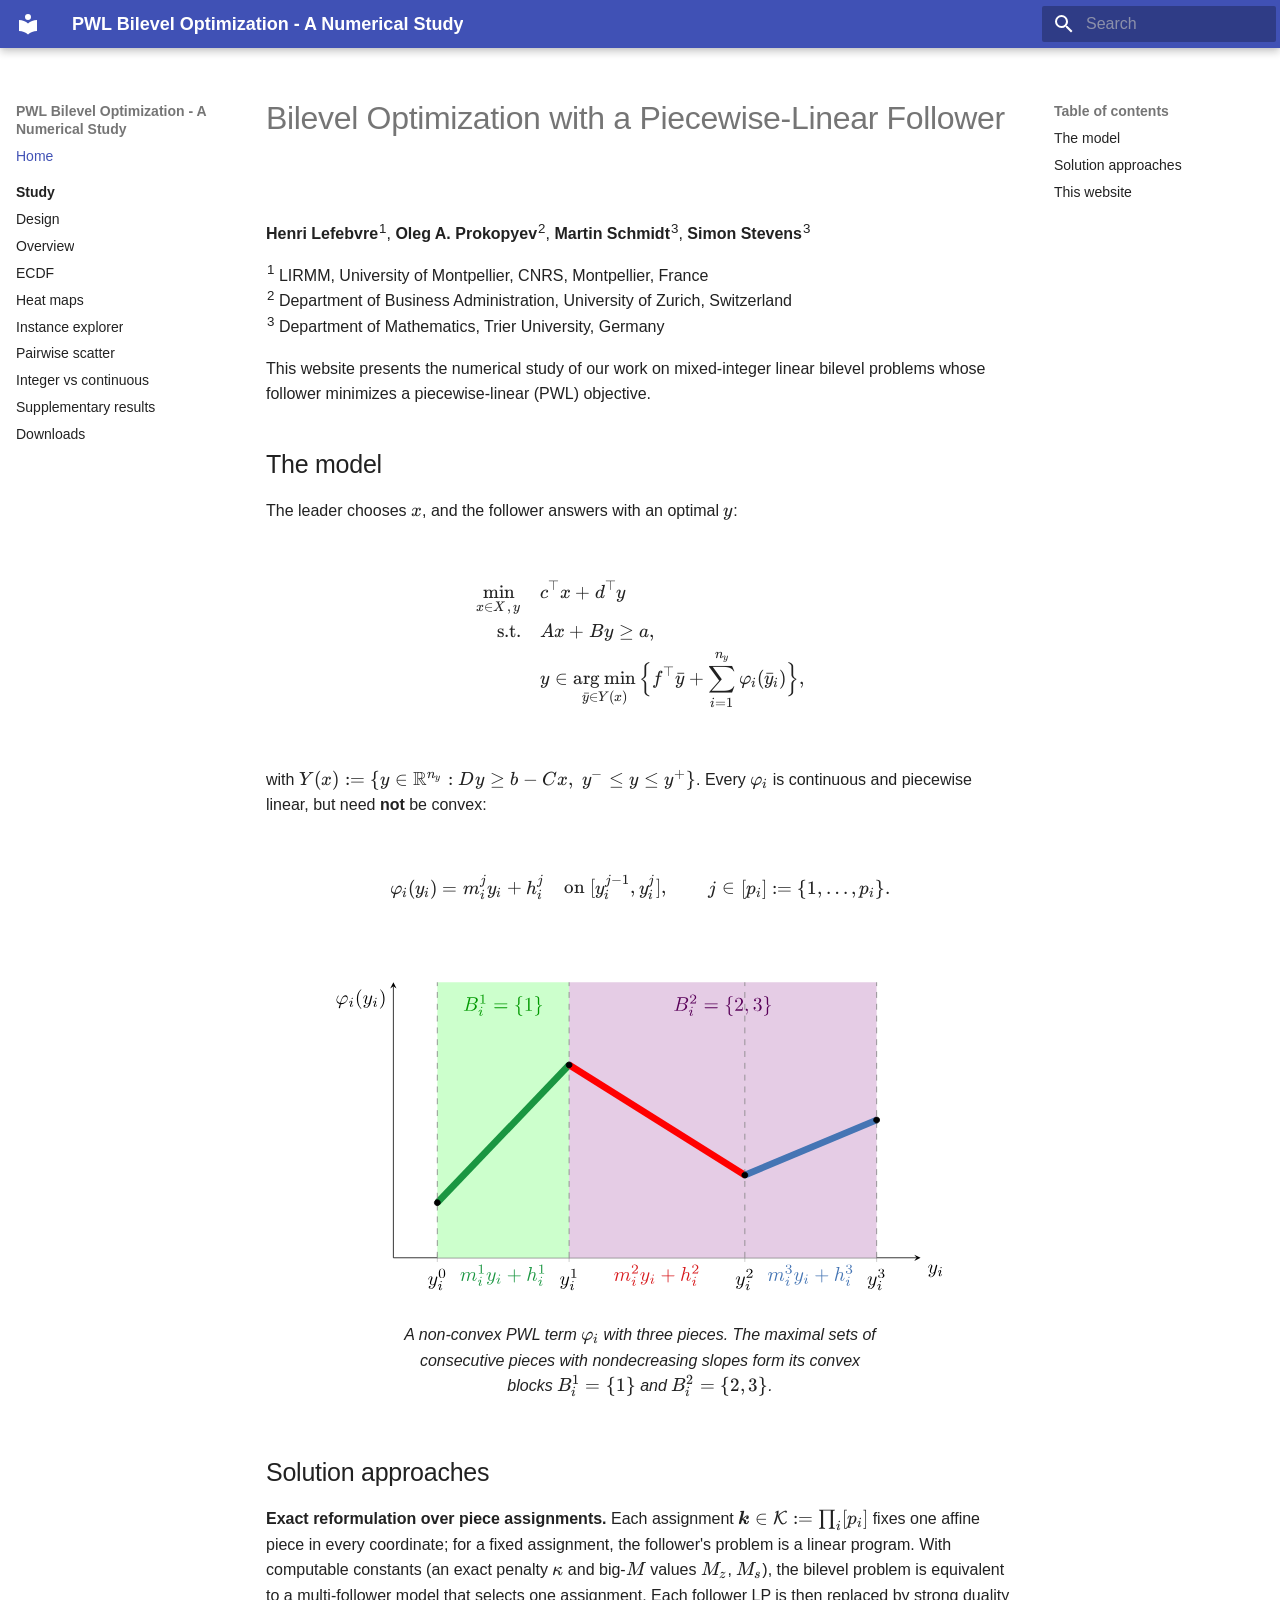
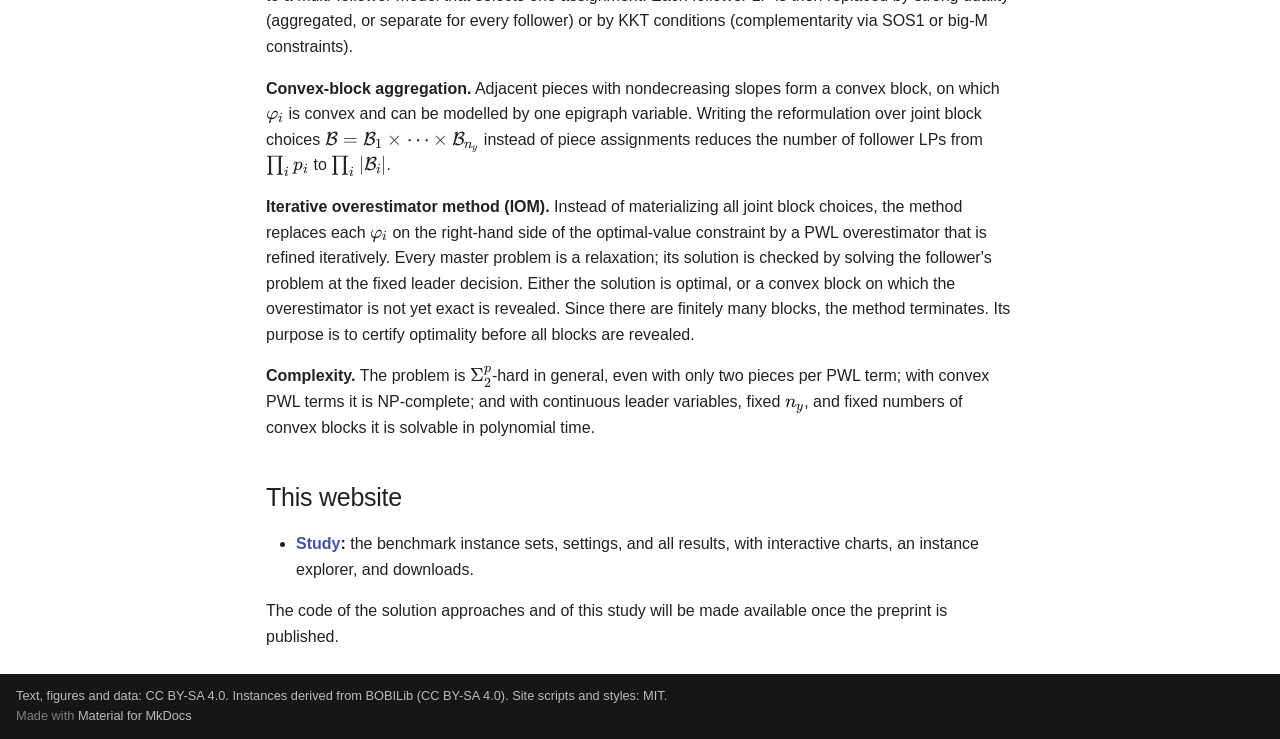
<file: site/index.html>
<!doctype html>
<html lang="en" class="no-js">
  <head>
    
      <meta charset="utf-8">
      <meta name="viewport" content="width=device-width,initial-scale=1">
      
      
      
        <link rel="canonical" href="https://simstevens.github.io/pwl-bilevel-numerical-study/index.html">
      
      
      
        <link rel="next" href="study/index.html">
      
      
        
      
      
      <link rel="icon" href="assets/images/favicon.png">
      <meta name="generator" content="mkdocs-1.6.1, mkdocs-material-9.7.7">
    
    
      
        <title>PWL Bilevel Optimization - A Numerical Study</title>
      
    
    
      <link rel="stylesheet" href="assets/stylesheets/main.ec1eaa64.min.css">
      
      


    
    
      
    
    
      
    
    
      <link rel="stylesheet" href="assets/vendor/katex/katex.min.css">
    
      <link rel="stylesheet" href="assets/study.css">
    
    <script>__md_scope=new URL(".",location),__md_hash=e=>[...e].reduce(((e,_)=>(e<<5)-e+_.charCodeAt(0)),0),__md_get=(e,_=localStorage,t=__md_scope)=>JSON.parse(_.getItem(t.pathname+"."+e)),__md_set=(e,_,t=localStorage,a=__md_scope)=>{try{t.setItem(a.pathname+"."+e,JSON.stringify(_))}catch(e){}}</script>
    
      

    
    
  
  <meta name="robots" content="noindex, nofollow">

  </head>
  
  
    <body dir="ltr">
  
    
    <input class="md-toggle" data-md-toggle="drawer" type="checkbox" id="__drawer" autocomplete="off">
    <input class="md-toggle" data-md-toggle="search" type="checkbox" id="__search" autocomplete="off">
    <label class="md-overlay" for="__drawer"></label>
    <div data-md-component="skip">
      
        
        <a href="#bilevel-optimization-with-a-piecewise-linear-follower" class="md-skip">
          Skip to content
        </a>
      
    </div>
    <div data-md-component="announce">
      
    </div>
    
    
      

  

<header class="md-header md-header--shadow" data-md-component="header">
  <nav class="md-header__inner md-grid" aria-label="Header">
    <a href="index.html" title="PWL Bilevel Optimization - A Numerical Study" class="md-header__button md-logo" aria-label="PWL Bilevel Optimization - A Numerical Study" data-md-component="logo">
      
  
  <svg xmlns="http://www.w3.org/2000/svg" viewBox="0 0 24 24"><path d="M12 8a3 3 0 0 0 3-3 3 3 0 0 0-3-3 3 3 0 0 0-3 3 3 3 0 0 0 3 3m0 3.54C9.64 9.35 6.5 8 3 8v11c3.5 0 6.64 1.35 9 3.54 2.36-2.19 5.5-3.54 9-3.54V8c-3.5 0-6.64 1.35-9 3.54"/></svg>

    </a>
    <label class="md-header__button md-icon" for="__drawer">
      
      <svg xmlns="http://www.w3.org/2000/svg" viewBox="0 0 24 24"><path d="M3 6h18v2H3zm0 5h18v2H3zm0 5h18v2H3z"/></svg>
    </label>
    <div class="md-header__title" data-md-component="header-title">
      <div class="md-header__ellipsis">
        <div class="md-header__topic">
          <span class="md-ellipsis">
            PWL Bilevel Optimization - A Numerical Study
          </span>
        </div>
        <div class="md-header__topic" data-md-component="header-topic">
          <span class="md-ellipsis">
            
              Home
            
          </span>
        </div>
      </div>
    </div>
    
    
      <script>var palette=__md_get("__palette");if(palette&&palette.color){if("(prefers-color-scheme)"===palette.color.media){var media=matchMedia("(prefers-color-scheme: light)"),input=document.querySelector(media.matches?"[data-md-color-media='(prefers-color-scheme: light)']":"[data-md-color-media='(prefers-color-scheme: dark)']");palette.color.media=input.getAttribute("data-md-color-media"),palette.color.scheme=input.getAttribute("data-md-color-scheme"),palette.color.primary=input.getAttribute("data-md-color-primary"),palette.color.accent=input.getAttribute("data-md-color-accent")}for(var[key,value]of Object.entries(palette.color))document.body.setAttribute("data-md-color-"+key,value)}</script>
    
    
    
      
      
        <label class="md-header__button md-icon" for="__search">
          
          <svg xmlns="http://www.w3.org/2000/svg" viewBox="0 0 24 24"><path d="M9.5 3A6.5 6.5 0 0 1 16 9.5c0 1.61-.59 3.09-1.56 4.23l.27.27h.79l5 5-1.5 1.5-5-5v-.79l-.27-.27A6.52 6.52 0 0 1 9.5 16 6.5 6.5 0 0 1 3 9.5 6.5 6.5 0 0 1 9.5 3m0 2C7 5 5 7 5 9.5S7 14 9.5 14 14 12 14 9.5 12 5 9.5 5"/></svg>
        </label>
        <div class="md-search" data-md-component="search" role="dialog">
  <label class="md-search__overlay" for="__search"></label>
  <div class="md-search__inner" role="search">
    <form class="md-search__form" name="search">
      <input type="text" class="md-search__input" name="query" aria-label="Search" placeholder="Search" autocapitalize="off" autocorrect="off" autocomplete="off" spellcheck="false" data-md-component="search-query" required>
      <label class="md-search__icon md-icon" for="__search">
        
        <svg xmlns="http://www.w3.org/2000/svg" viewBox="0 0 24 24"><path d="M9.5 3A6.5 6.5 0 0 1 16 9.5c0 1.61-.59 3.09-1.56 4.23l.27.27h.79l5 5-1.5 1.5-5-5v-.79l-.27-.27A6.52 6.52 0 0 1 9.5 16 6.5 6.5 0 0 1 3 9.5 6.5 6.5 0 0 1 9.5 3m0 2C7 5 5 7 5 9.5S7 14 9.5 14 14 12 14 9.5 12 5 9.5 5"/></svg>
        
        <svg xmlns="http://www.w3.org/2000/svg" viewBox="0 0 24 24"><path d="M20 11v2H8l5.5 5.5-1.42 1.42L4.16 12l7.92-7.92L13.5 5.5 8 11z"/></svg>
      </label>
      <nav class="md-search__options" aria-label="Search">
        
        <button type="reset" class="md-search__icon md-icon" title="Clear" aria-label="Clear" tabindex="-1">
          
          <svg xmlns="http://www.w3.org/2000/svg" viewBox="0 0 24 24"><path d="M19 6.41 17.59 5 12 10.59 6.41 5 5 6.41 10.59 12 5 17.59 6.41 19 12 13.41 17.59 19 19 17.59 13.41 12z"/></svg>
        </button>
      </nav>
      
    </form>
    <div class="md-search__output">
      <div class="md-search__scrollwrap" tabindex="0" data-md-scrollfix>
        <div class="md-search-result" data-md-component="search-result">
          <div class="md-search-result__meta">
            Initializing search
          </div>
          <ol class="md-search-result__list" role="presentation"></ol>
        </div>
      </div>
    </div>
  </div>
</div>
      
    
    
  </nav>
  
</header>
    
    <div class="md-container" data-md-component="container">
      
      
        
          
        
      
      <main class="md-main" data-md-component="main">
        <div class="md-main__inner md-grid">
          
            
              
              <div class="md-sidebar md-sidebar--primary" data-md-component="sidebar" data-md-type="navigation" >
                <div class="md-sidebar__scrollwrap">
                  <div class="md-sidebar__inner">
                    



<nav class="md-nav md-nav--primary" aria-label="Navigation" data-md-level="0">
  <label class="md-nav__title" for="__drawer">
    <a href="index.html" title="PWL Bilevel Optimization - A Numerical Study" class="md-nav__button md-logo" aria-label="PWL Bilevel Optimization - A Numerical Study" data-md-component="logo">
      
  
  <svg xmlns="http://www.w3.org/2000/svg" viewBox="0 0 24 24"><path d="M12 8a3 3 0 0 0 3-3 3 3 0 0 0-3-3 3 3 0 0 0-3 3 3 3 0 0 0 3 3m0 3.54C9.64 9.35 6.5 8 3 8v11c3.5 0 6.64 1.35 9 3.54 2.36-2.19 5.5-3.54 9-3.54V8c-3.5 0-6.64 1.35-9 3.54"/></svg>

    </a>
    PWL Bilevel Optimization - A Numerical Study
  </label>
  
  <ul class="md-nav__list" data-md-scrollfix>
    
      
      
  
  
    
  
  
  
    <li class="md-nav__item md-nav__item--active">
      
      <input class="md-nav__toggle md-toggle" type="checkbox" id="__toc">
      
      
        
      
      
        <label class="md-nav__link md-nav__link--active" for="__toc">
          
  
  
  <span class="md-ellipsis">
    
  
    Home
  

    
  </span>
  
  

          <span class="md-nav__icon md-icon"></span>
        </label>
      
      <a href="index.html" class="md-nav__link md-nav__link--active">
        
  
  
  <span class="md-ellipsis">
    
  
    Home
  

    
  </span>
  
  

      </a>
      
        

<nav class="md-nav md-nav--secondary" aria-label="Table of contents">
  
  
  
    
  
  
    <label class="md-nav__title" for="__toc">
      <span class="md-nav__icon md-icon"></span>
      Table of contents
    </label>
    <ul class="md-nav__list" data-md-component="toc" data-md-scrollfix>
      
        <li class="md-nav__item">
  <a href="#the-model" class="md-nav__link">
    <span class="md-ellipsis">
      
        The model
      
    </span>
  </a>
  
</li>
      
        <li class="md-nav__item">
  <a href="#solution-approaches" class="md-nav__link">
    <span class="md-ellipsis">
      
        Solution approaches
      
    </span>
  </a>
  
</li>
      
        <li class="md-nav__item">
  <a href="#this-website" class="md-nav__link">
    <span class="md-ellipsis">
      
        This website
      
    </span>
  </a>
  
</li>
      
    </ul>
  
</nav>
      
    </li>
  

    
      
      
  
  
  
  
    
    
      
        
          
        
      
        
      
        
      
        
      
        
      
        
      
        
      
        
      
        
      
        
      
    
    
    
      
        
        
      
    
    
    <li class="md-nav__item md-nav__item--section md-nav__item--nested">
      
        
        
        <input class="md-nav__toggle md-toggle " type="checkbox" id="__nav_2" >
        
          
          <div class="md-nav__link md-nav__container">
            <a href="study/index.html" class="md-nav__link ">
              
  
  
  <span class="md-ellipsis">
    
  
    Study
  

    
  </span>
  
  

            </a>
            
              
              <label class="md-nav__link " for="__nav_2" id="__nav_2_label" tabindex="">
                <span class="md-nav__icon md-icon"></span>
              </label>
            
          </div>
        
        <nav class="md-nav" data-md-level="1" aria-labelledby="__nav_2_label" aria-expanded="false">
          <label class="md-nav__title" for="__nav_2">
            <span class="md-nav__icon md-icon"></span>
            
  
    Study
  

          </label>
          <ul class="md-nav__list" data-md-scrollfix>
            
              
            
              
                
  
  
  
  
    <li class="md-nav__item">
      <a href="study/design.html" class="md-nav__link">
        
  
  
  <span class="md-ellipsis">
    
  
    Design
  

    
  </span>
  
  

      </a>
    </li>
  

              
            
              
                
  
  
  
  
    <li class="md-nav__item">
      <a href="study/overview.html" class="md-nav__link">
        
  
  
  <span class="md-ellipsis">
    
  
    Overview
  

    
  </span>
  
  

      </a>
    </li>
  

              
            
              
                
  
  
  
  
    <li class="md-nav__item">
      <a href="study/ecdf.html" class="md-nav__link">
        
  
  
  <span class="md-ellipsis">
    
  
    ECDF
  

    
  </span>
  
  

      </a>
    </li>
  

              
            
              
                
  
  
  
  
    <li class="md-nav__item">
      <a href="study/heatmaps.html" class="md-nav__link">
        
  
  
  <span class="md-ellipsis">
    
  
    Heat maps
  

    
  </span>
  
  

      </a>
    </li>
  

              
            
              
                
  
  
  
  
    <li class="md-nav__item">
      <a href="study/explorer.html" class="md-nav__link">
        
  
  
  <span class="md-ellipsis">
    
  
    Instance explorer
  

    
  </span>
  
  

      </a>
    </li>
  

              
            
              
                
  
  
  
  
    <li class="md-nav__item">
      <a href="study/scatter.html" class="md-nav__link">
        
  
  
  <span class="md-ellipsis">
    
  
    Pairwise scatter
  

    
  </span>
  
  

      </a>
    </li>
  

              
            
              
                
  
  
  
  
    <li class="md-nav__item">
      <a href="study/integer-vs-continuous.html" class="md-nav__link">
        
  
  
  <span class="md-ellipsis">
    
  
    Integer vs continuous
  

    
  </span>
  
  

      </a>
    </li>
  

              
            
              
                
  
  
  
  
    <li class="md-nav__item">
      <a href="study/supplementary-results.html" class="md-nav__link">
        
  
  
  <span class="md-ellipsis">
    
  
    Supplementary results
  

    
  </span>
  
  

      </a>
    </li>
  

              
            
              
                
  
  
  
  
    <li class="md-nav__item">
      <a href="study/downloads.html" class="md-nav__link">
        
  
  
  <span class="md-ellipsis">
    
  
    Downloads
  

    
  </span>
  
  

      </a>
    </li>
  

              
            
          </ul>
        </nav>
      
    </li>
  

    
  </ul>
</nav>
                  </div>
                </div>
              </div>
            
            
              
              <div class="md-sidebar md-sidebar--secondary" data-md-component="sidebar" data-md-type="toc" >
                <div class="md-sidebar__scrollwrap">
                  <div class="md-sidebar__inner">
                    

<nav class="md-nav md-nav--secondary" aria-label="Table of contents">
  
  
  
    
  
  
    <label class="md-nav__title" for="__toc">
      <span class="md-nav__icon md-icon"></span>
      Table of contents
    </label>
    <ul class="md-nav__list" data-md-component="toc" data-md-scrollfix>
      
        <li class="md-nav__item">
  <a href="#the-model" class="md-nav__link">
    <span class="md-ellipsis">
      
        The model
      
    </span>
  </a>
  
</li>
      
        <li class="md-nav__item">
  <a href="#solution-approaches" class="md-nav__link">
    <span class="md-ellipsis">
      
        Solution approaches
      
    </span>
  </a>
  
</li>
      
        <li class="md-nav__item">
  <a href="#this-website" class="md-nav__link">
    <span class="md-ellipsis">
      
        This website
      
    </span>
  </a>
  
</li>
      
    </ul>
  
</nav>
                  </div>
                </div>
              </div>
            
          
          
            <div class="md-content" data-md-component="content">
              
              <article class="md-content__inner md-typeset">
                
                  



<h1 id="bilevel-optimization-with-a-piecewise-linear-follower">Bilevel Optimization with a Piecewise-Linear Follower<a class="headerlink" href="#bilevel-optimization-with-a-piecewise-linear-follower" title="Permanent link">&para;</a></h1>
<p><strong>Henri Lefebvre</strong><sup>1</sup>, <strong>Oleg A. Prokopyev</strong><sup>2</sup>, <strong>Martin Schmidt</strong><sup>3</sup>,
<strong>Simon Stevens</strong><sup>3</sup></p>
<p><sup>1</sup> LIRMM, University of Montpellier, CNRS, Montpellier, France<br>
<sup>2</sup> Department of Business Administration, University of Zurich, Switzerland<br>
<sup>3</sup> Department of Mathematics, Trier University, Germany</p>
<p>This website presents the numerical study of our work on mixed-integer linear
bilevel problems whose follower minimizes a piecewise-linear (PWL) objective.</p>
<h2 id="the-model">The model<a class="headerlink" href="#the-model" title="Permanent link">&para;</a></h2>
<p>The leader chooses <span class="arithmatex">\(x\)</span>, and the follower answers with an optimal <span class="arithmatex">\(y\)</span>:</p>
<div class="arithmatex">\[
\begin{aligned}
\min_{x \in X,\, y} \quad &amp; c^\top x + d^\top y \\
\text{s.t.} \quad &amp; Ax + By \ge a, \\
&amp; y \in \operatorname*{arg\,min}_{\bar y \in Y(x)} \Big\{ f^\top \bar y + \sum_{i=1}^{n_y} \varphi_i(\bar y_i) \Big\},
\end{aligned}
\]</div>
<p>with <span class="arithmatex">\(Y(x) := \{ y \in \mathbb{R}^{n_y} : Dy \ge b - Cx,\ y^- \le y \le y^+ \}\)</span>.
Every <span class="arithmatex">\(\varphi_i\)</span> is continuous and piecewise linear, but need <strong>not</strong> be
convex:</p>
<div class="arithmatex">\[
\varphi_i(y_i) = m_i^j y_i + h_i^j \quad \text{on } [y_i^{j-1}, y_i^j], \qquad j \in [p_i] := \{1, \dots, p_i\}.
\]</div>
<figure>
<p><img alt="A non-convex piecewise-linear term with three pieces and two convex blocks" src="assets/figures/pwl-example.svg" width="640" />
  </p>
<figcaption>
<p>A non-convex PWL term <span class="arithmatex">\(\varphi_i\)</span> with three pieces. The
  maximal sets of consecutive pieces with nondecreasing slopes form its
  convex blocks <span class="arithmatex">\(B_i^1 = \{1\}\)</span> and <span class="arithmatex">\(B_i^2 = \{2, 3\}\)</span>.</p>
</figcaption>
</figure>
<h2 id="solution-approaches">Solution approaches<a class="headerlink" href="#solution-approaches" title="Permanent link">&para;</a></h2>
<p><strong>Exact reformulation over piece assignments.</strong> Each assignment
<span class="arithmatex">\(\boldsymbol{k} \in \mathcal{K} := \prod_i [p_i]\)</span> fixes one affine piece in
every coordinate; for a fixed assignment, the follower's problem is a linear
program. With computable constants (an exact penalty <span class="arithmatex">\(\kappa\)</span> and big-<span class="arithmatex">\(M\)</span>
values <span class="arithmatex">\(M_z\)</span>, <span class="arithmatex">\(M_s\)</span>), the bilevel problem is equivalent to a
multi-follower model that selects one assignment. Each follower LP is then
replaced by strong duality (aggregated, or separate for every follower) or by
KKT conditions (complementarity via SOS1 or big-M constraints).</p>
<p><strong>Convex-block aggregation.</strong> Adjacent pieces with nondecreasing slopes form a
convex block, on which <span class="arithmatex">\(\varphi_i\)</span> is convex and can be modelled by one
epigraph variable. Writing the reformulation over joint block choices
<span class="arithmatex">\(\mathcal{B} = \mathcal{B}_1 \times \dots \times \mathcal{B}_{n_y}\)</span> instead
of piece assignments reduces the number of follower LPs from
<span class="arithmatex">\(\prod_i p_i\)</span> to <span class="arithmatex">\(\prod_i |\mathcal{B}_i|\)</span>.</p>
<p><strong>Iterative overestimator method (IOM).</strong> Instead of materializing all joint
block choices, the method replaces each <span class="arithmatex">\(\varphi_i\)</span> on the right-hand side of
the optimal-value constraint by a PWL overestimator that is refined
iteratively. Every master problem is a relaxation; its solution is checked by
solving the follower's problem at the fixed leader decision. Either the
solution is optimal, or a convex block on which the overestimator is not yet
exact is revealed. Since there are finitely many blocks, the method
terminates. Its purpose is to certify optimality before all blocks are
revealed.</p>
<p><strong>Complexity.</strong> The problem is <span class="arithmatex">\(\Sigma_2^p\)</span>-hard in general, even with only
two pieces per PWL term; with convex PWL terms it is NP-complete; and with
continuous leader variables, fixed <span class="arithmatex">\(n_y\)</span>, and fixed numbers of convex blocks it is
solvable in polynomial time.</p>
<h2 id="this-website">This website<a class="headerlink" href="#this-website" title="Permanent link">&para;</a></h2>
<ul>
<li><strong><a href="study/index.html">Study</a>:</strong> the benchmark instance sets, settings, and all
  results, with interactive charts, an instance explorer, and downloads.</li>
</ul>
<p>The code of the solution approaches and of this study will be made available once
the preprint is published.</p>












                
              </article>
            </div>
          
          
<script>var target=document.getElementById(location.hash.slice(1));target&&target.name&&(target.checked=target.name.startsWith("__tabbed_"))</script>
        </div>
        
      </main>
      
        <footer class="md-footer">
  
  <div class="md-footer-meta md-typeset">
    <div class="md-footer-meta__inner md-grid">
      <div class="md-copyright">
  
    <div class="md-copyright__highlight">
      Text, figures and data: CC BY-SA 4.0. Instances derived from BOBILib (CC BY-SA 4.0). Site scripts and styles: MIT.
    </div>
  
  
    Made with
    <a href="https://squidfunk.github.io/mkdocs-material/" target="_blank" rel="noopener">
      Material for MkDocs
    </a>
  
</div>
      
    </div>
  </div>
</footer>
      
    </div>
    <div class="md-dialog" data-md-component="dialog">
      <div class="md-dialog__inner md-typeset"></div>
    </div>
    
    
    
      
      
      <script id="__config" type="application/json">{"annotate": null, "base": ".", "features": ["navigation.sections", "navigation.indexes", "content.code.copy", "search.highlight"], "search": "assets/javascripts/workers/search.2c215733.min.js", "tags": null, "translations": {"clipboard.copied": "Copied to clipboard", "clipboard.copy": "Copy to clipboard", "search.result.more.one": "1 more on this page", "search.result.more.other": "# more on this page", "search.result.none": "No matching documents", "search.result.one": "1 matching document", "search.result.other": "# matching documents", "search.result.placeholder": "Type to start searching", "search.result.term.missing": "Missing", "select.version": "Select version"}, "version": null}</script>
    
    
      <script src="assets/javascripts/bundle.d7400e89.min.js"></script>
      
        <script src="assets/vendor/katex/katex.min.js"></script>
      
        <script src="assets/vendor/katex/contrib/auto-render.min.js"></script>
      
        <script src="assets/katex-init.js"></script>
      
        <script src="assets/vendor/vega/vega.min.js"></script>
      
        <script src="assets/vendor/vega/vega-lite.min.js"></script>
      
        <script src="assets/vendor/vega/vega-embed.min.js"></script>
      
        <script src="assets/study-base.js"></script>
      
        <script src="assets/tikz-filter.js"></script>
      
        <script src="assets/pdf-export.js"></script>
      
        <script src="assets/study-charts.js"></script>
      
        <script src="assets/explorer.js"></script>
      
    
  </body>
</html>
</file>
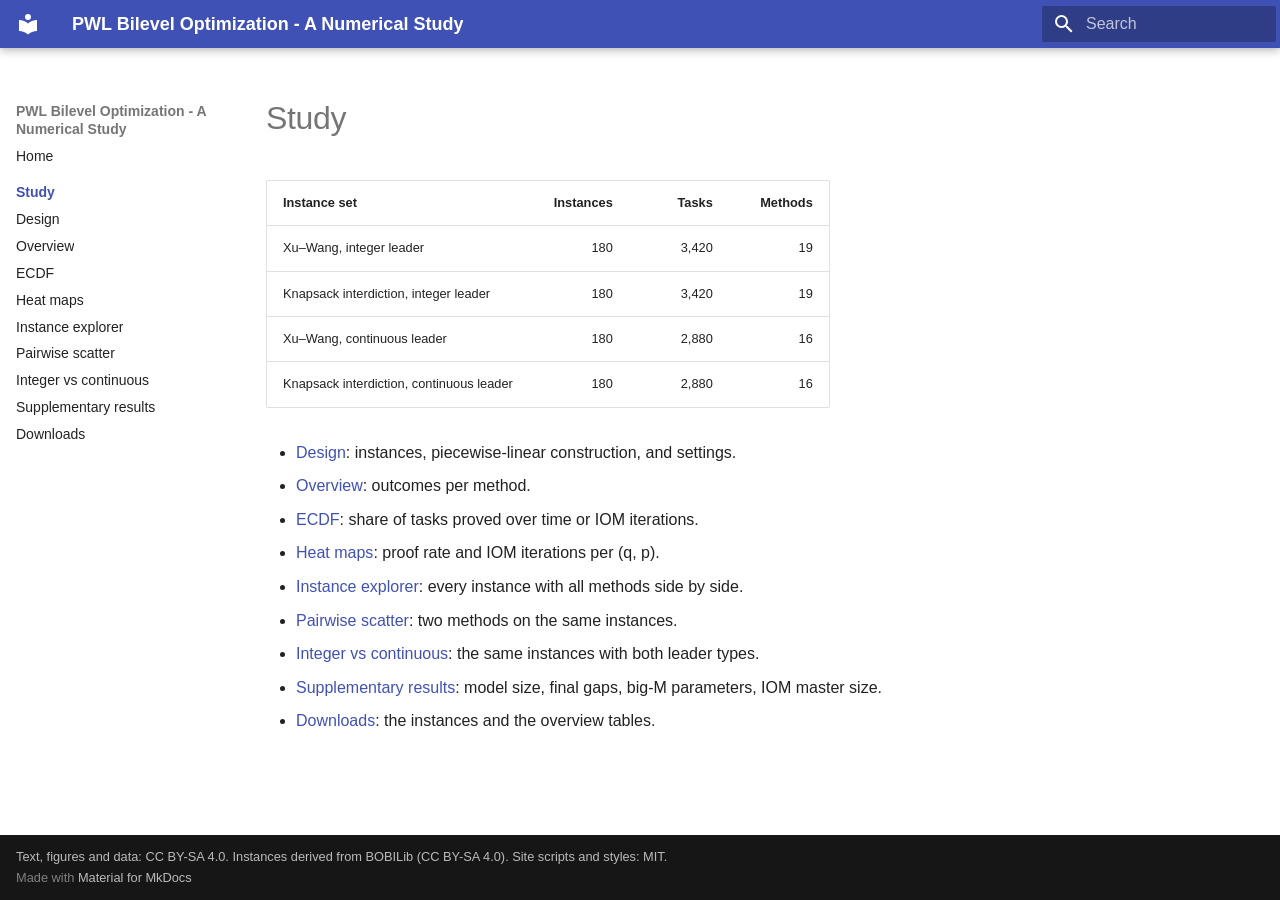
<file: site/study/index.html>
<!doctype html>
<html lang="en" class="no-js">
  <head>
    
      <meta charset="utf-8">
      <meta name="viewport" content="width=device-width,initial-scale=1">
      
      
      
        <link rel="canonical" href="https://simstevens.github.io/pwl-bilevel-numerical-study/study/index.html">
      
      
        <link rel="prev" href="../index.html">
      
      
        <link rel="next" href="design.html">
      
      
        
      
      
      <link rel="icon" href="../assets/images/favicon.png">
      <meta name="generator" content="mkdocs-1.6.1, mkdocs-material-9.7.7">
    
    
      
        <title>Study - PWL Bilevel Optimization - A Numerical Study</title>
      
    
    
      <link rel="stylesheet" href="../assets/stylesheets/main.ec1eaa64.min.css">
      
      


    
    
      
    
    
      
    
    
      <link rel="stylesheet" href="../assets/vendor/katex/katex.min.css">
    
      <link rel="stylesheet" href="../assets/study.css">
    
    <script>__md_scope=new URL("..",location),__md_hash=e=>[...e].reduce(((e,_)=>(e<<5)-e+_.charCodeAt(0)),0),__md_get=(e,_=localStorage,t=__md_scope)=>JSON.parse(_.getItem(t.pathname+"."+e)),__md_set=(e,_,t=localStorage,a=__md_scope)=>{try{t.setItem(a.pathname+"."+e,JSON.stringify(_))}catch(e){}}</script>
    
      

    
    
  
  <meta name="robots" content="noindex, nofollow">

  </head>
  
  
    <body dir="ltr">
  
    
    <input class="md-toggle" data-md-toggle="drawer" type="checkbox" id="__drawer" autocomplete="off">
    <input class="md-toggle" data-md-toggle="search" type="checkbox" id="__search" autocomplete="off">
    <label class="md-overlay" for="__drawer"></label>
    <div data-md-component="skip">
      
        
        <a href="#study" class="md-skip">
          Skip to content
        </a>
      
    </div>
    <div data-md-component="announce">
      
    </div>
    
    
      

  

<header class="md-header md-header--shadow" data-md-component="header">
  <nav class="md-header__inner md-grid" aria-label="Header">
    <a href="../index.html" title="PWL Bilevel Optimization - A Numerical Study" class="md-header__button md-logo" aria-label="PWL Bilevel Optimization - A Numerical Study" data-md-component="logo">
      
  
  <svg xmlns="http://www.w3.org/2000/svg" viewBox="0 0 24 24"><path d="M12 8a3 3 0 0 0 3-3 3 3 0 0 0-3-3 3 3 0 0 0-3 3 3 3 0 0 0 3 3m0 3.54C9.64 9.35 6.5 8 3 8v11c3.5 0 6.64 1.35 9 3.54 2.36-2.19 5.5-3.54 9-3.54V8c-3.5 0-6.64 1.35-9 3.54"/></svg>

    </a>
    <label class="md-header__button md-icon" for="__drawer">
      
      <svg xmlns="http://www.w3.org/2000/svg" viewBox="0 0 24 24"><path d="M3 6h18v2H3zm0 5h18v2H3zm0 5h18v2H3z"/></svg>
    </label>
    <div class="md-header__title" data-md-component="header-title">
      <div class="md-header__ellipsis">
        <div class="md-header__topic">
          <span class="md-ellipsis">
            PWL Bilevel Optimization - A Numerical Study
          </span>
        </div>
        <div class="md-header__topic" data-md-component="header-topic">
          <span class="md-ellipsis">
            
              Study
            
          </span>
        </div>
      </div>
    </div>
    
    
      <script>var palette=__md_get("__palette");if(palette&&palette.color){if("(prefers-color-scheme)"===palette.color.media){var media=matchMedia("(prefers-color-scheme: light)"),input=document.querySelector(media.matches?"[data-md-color-media='(prefers-color-scheme: light)']":"[data-md-color-media='(prefers-color-scheme: dark)']");palette.color.media=input.getAttribute("data-md-color-media"),palette.color.scheme=input.getAttribute("data-md-color-scheme"),palette.color.primary=input.getAttribute("data-md-color-primary"),palette.color.accent=input.getAttribute("data-md-color-accent")}for(var[key,value]of Object.entries(palette.color))document.body.setAttribute("data-md-color-"+key,value)}</script>
    
    
    
      
      
        <label class="md-header__button md-icon" for="__search">
          
          <svg xmlns="http://www.w3.org/2000/svg" viewBox="0 0 24 24"><path d="M9.5 3A6.5 6.5 0 0 1 16 9.5c0 1.61-.59 3.09-1.56 4.23l.27.27h.79l5 5-1.5 1.5-5-5v-.79l-.27-.27A6.52 6.52 0 0 1 9.5 16 6.5 6.5 0 0 1 3 9.5 6.5 6.5 0 0 1 9.5 3m0 2C7 5 5 7 5 9.5S7 14 9.5 14 14 12 14 9.5 12 5 9.5 5"/></svg>
        </label>
        <div class="md-search" data-md-component="search" role="dialog">
  <label class="md-search__overlay" for="__search"></label>
  <div class="md-search__inner" role="search">
    <form class="md-search__form" name="search">
      <input type="text" class="md-search__input" name="query" aria-label="Search" placeholder="Search" autocapitalize="off" autocorrect="off" autocomplete="off" spellcheck="false" data-md-component="search-query" required>
      <label class="md-search__icon md-icon" for="__search">
        
        <svg xmlns="http://www.w3.org/2000/svg" viewBox="0 0 24 24"><path d="M9.5 3A6.5 6.5 0 0 1 16 9.5c0 1.61-.59 3.09-1.56 4.23l.27.27h.79l5 5-1.5 1.5-5-5v-.79l-.27-.27A6.52 6.52 0 0 1 9.5 16 6.5 6.5 0 0 1 3 9.5 6.5 6.5 0 0 1 9.5 3m0 2C7 5 5 7 5 9.5S7 14 9.5 14 14 12 14 9.5 12 5 9.5 5"/></svg>
        
        <svg xmlns="http://www.w3.org/2000/svg" viewBox="0 0 24 24"><path d="M20 11v2H8l5.5 5.5-1.42 1.42L4.16 12l7.92-7.92L13.5 5.5 8 11z"/></svg>
      </label>
      <nav class="md-search__options" aria-label="Search">
        
        <button type="reset" class="md-search__icon md-icon" title="Clear" aria-label="Clear" tabindex="-1">
          
          <svg xmlns="http://www.w3.org/2000/svg" viewBox="0 0 24 24"><path d="M19 6.41 17.59 5 12 10.59 6.41 5 5 6.41 10.59 12 5 17.59 6.41 19 12 13.41 17.59 19 19 17.59 13.41 12z"/></svg>
        </button>
      </nav>
      
    </form>
    <div class="md-search__output">
      <div class="md-search__scrollwrap" tabindex="0" data-md-scrollfix>
        <div class="md-search-result" data-md-component="search-result">
          <div class="md-search-result__meta">
            Initializing search
          </div>
          <ol class="md-search-result__list" role="presentation"></ol>
        </div>
      </div>
    </div>
  </div>
</div>
      
    
    
  </nav>
  
</header>
    
    <div class="md-container" data-md-component="container">
      
      
        
          
        
      
      <main class="md-main" data-md-component="main">
        <div class="md-main__inner md-grid">
          
            
              
              <div class="md-sidebar md-sidebar--primary" data-md-component="sidebar" data-md-type="navigation" >
                <div class="md-sidebar__scrollwrap">
                  <div class="md-sidebar__inner">
                    



<nav class="md-nav md-nav--primary" aria-label="Navigation" data-md-level="0">
  <label class="md-nav__title" for="__drawer">
    <a href="../index.html" title="PWL Bilevel Optimization - A Numerical Study" class="md-nav__button md-logo" aria-label="PWL Bilevel Optimization - A Numerical Study" data-md-component="logo">
      
  
  <svg xmlns="http://www.w3.org/2000/svg" viewBox="0 0 24 24"><path d="M12 8a3 3 0 0 0 3-3 3 3 0 0 0-3-3 3 3 0 0 0-3 3 3 3 0 0 0 3 3m0 3.54C9.64 9.35 6.5 8 3 8v11c3.5 0 6.64 1.35 9 3.54 2.36-2.19 5.5-3.54 9-3.54V8c-3.5 0-6.64 1.35-9 3.54"/></svg>

    </a>
    PWL Bilevel Optimization - A Numerical Study
  </label>
  
  <ul class="md-nav__list" data-md-scrollfix>
    
      
      
  
  
  
  
    <li class="md-nav__item">
      <a href="../index.html" class="md-nav__link">
        
  
  
  <span class="md-ellipsis">
    
  
    Home
  

    
  </span>
  
  

      </a>
    </li>
  

    
      
      
  
  
    
  
  
  
    
    
      
        
          
        
      
        
      
        
      
        
      
        
      
        
      
        
      
        
      
        
      
        
      
    
    
    
      
        
        
      
    
    
    <li class="md-nav__item md-nav__item--active md-nav__item--section md-nav__item--nested">
      
        
        
        <input class="md-nav__toggle md-toggle " type="checkbox" id="__nav_2" checked>
        
          
          <div class="md-nav__link md-nav__container">
            <a href="index.html" class="md-nav__link md-nav__link--active">
              
  
  
  <span class="md-ellipsis">
    
  
    Study
  

    
  </span>
  
  

            </a>
            
              
              <label class="md-nav__link md-nav__link--active" for="__nav_2" id="__nav_2_label" tabindex="">
                <span class="md-nav__icon md-icon"></span>
              </label>
            
          </div>
        
        <nav class="md-nav" data-md-level="1" aria-labelledby="__nav_2_label" aria-expanded="true">
          <label class="md-nav__title" for="__nav_2">
            <span class="md-nav__icon md-icon"></span>
            
  
    Study
  

          </label>
          <ul class="md-nav__list" data-md-scrollfix>
            
              
            
              
                
  
  
  
  
    <li class="md-nav__item">
      <a href="design.html" class="md-nav__link">
        
  
  
  <span class="md-ellipsis">
    
  
    Design
  

    
  </span>
  
  

      </a>
    </li>
  

              
            
              
                
  
  
  
  
    <li class="md-nav__item">
      <a href="overview.html" class="md-nav__link">
        
  
  
  <span class="md-ellipsis">
    
  
    Overview
  

    
  </span>
  
  

      </a>
    </li>
  

              
            
              
                
  
  
  
  
    <li class="md-nav__item">
      <a href="ecdf.html" class="md-nav__link">
        
  
  
  <span class="md-ellipsis">
    
  
    ECDF
  

    
  </span>
  
  

      </a>
    </li>
  

              
            
              
                
  
  
  
  
    <li class="md-nav__item">
      <a href="heatmaps.html" class="md-nav__link">
        
  
  
  <span class="md-ellipsis">
    
  
    Heat maps
  

    
  </span>
  
  

      </a>
    </li>
  

              
            
              
                
  
  
  
  
    <li class="md-nav__item">
      <a href="explorer.html" class="md-nav__link">
        
  
  
  <span class="md-ellipsis">
    
  
    Instance explorer
  

    
  </span>
  
  

      </a>
    </li>
  

              
            
              
                
  
  
  
  
    <li class="md-nav__item">
      <a href="scatter.html" class="md-nav__link">
        
  
  
  <span class="md-ellipsis">
    
  
    Pairwise scatter
  

    
  </span>
  
  

      </a>
    </li>
  

              
            
              
                
  
  
  
  
    <li class="md-nav__item">
      <a href="integer-vs-continuous.html" class="md-nav__link">
        
  
  
  <span class="md-ellipsis">
    
  
    Integer vs continuous
  

    
  </span>
  
  

      </a>
    </li>
  

              
            
              
                
  
  
  
  
    <li class="md-nav__item">
      <a href="supplementary-results.html" class="md-nav__link">
        
  
  
  <span class="md-ellipsis">
    
  
    Supplementary results
  

    
  </span>
  
  

      </a>
    </li>
  

              
            
              
                
  
  
  
  
    <li class="md-nav__item">
      <a href="downloads.html" class="md-nav__link">
        
  
  
  <span class="md-ellipsis">
    
  
    Downloads
  

    
  </span>
  
  

      </a>
    </li>
  

              
            
          </ul>
        </nav>
      
    </li>
  

    
  </ul>
</nav>
                  </div>
                </div>
              </div>
            
            
              
              <div class="md-sidebar md-sidebar--secondary" data-md-component="sidebar" data-md-type="toc" >
                <div class="md-sidebar__scrollwrap">
                  <div class="md-sidebar__inner">
                    

<nav class="md-nav md-nav--secondary" aria-label="Table of contents">
  
  
  
    
  
  
</nav>
                  </div>
                </div>
              </div>
            
          
          
            <div class="md-content" data-md-component="content">
              
              <article class="md-content__inner md-typeset">
                
                  



<h1 id="study">Study<a class="headerlink" href="#study" title="Permanent link">&para;</a></h1>
<table>
<thead>
<tr>
<th>Instance set</th>
<th style="text-align: right;">Instances</th>
<th style="text-align: right;">Tasks</th>
<th style="text-align: right;">Methods</th>
</tr>
</thead>
<tbody>
<tr>
<td>Xu–Wang, integer leader</td>
<td style="text-align: right;">180</td>
<td style="text-align: right;">3,420</td>
<td style="text-align: right;">19</td>
</tr>
<tr>
<td>Knapsack interdiction, integer leader</td>
<td style="text-align: right;">180</td>
<td style="text-align: right;">3,420</td>
<td style="text-align: right;">19</td>
</tr>
<tr>
<td>Xu–Wang, continuous leader</td>
<td style="text-align: right;">180</td>
<td style="text-align: right;">2,880</td>
<td style="text-align: right;">16</td>
</tr>
<tr>
<td>Knapsack interdiction, continuous leader</td>
<td style="text-align: right;">180</td>
<td style="text-align: right;">2,880</td>
<td style="text-align: right;">16</td>
</tr>
</tbody>
</table>
<ul>
<li><a href="design.html">Design</a>: instances, piecewise-linear construction, and settings.</li>
<li><a href="overview.html">Overview</a>: outcomes per method.</li>
<li><a href="ecdf.html">ECDF</a>: share of tasks proved over time or IOM iterations.</li>
<li><a href="heatmaps.html">Heat maps</a>: proof rate and IOM iterations per (q, p).</li>
<li><a href="explorer.html">Instance explorer</a>: every instance with all methods side by side.</li>
<li><a href="scatter.html">Pairwise scatter</a>: two methods on the same instances.</li>
<li><a href="integer-vs-continuous.html">Integer vs continuous</a>: the same instances with both leader types.</li>
<li><a href="supplementary-results.html">Supplementary results</a>: model size, final gaps, big-M parameters, IOM master size.</li>
<li><a href="downloads.html">Downloads</a>: the instances and the overview tables.</li>
</ul>












                
              </article>
            </div>
          
          
<script>var target=document.getElementById(location.hash.slice(1));target&&target.name&&(target.checked=target.name.startsWith("__tabbed_"))</script>
        </div>
        
      </main>
      
        <footer class="md-footer">
  
  <div class="md-footer-meta md-typeset">
    <div class="md-footer-meta__inner md-grid">
      <div class="md-copyright">
  
    <div class="md-copyright__highlight">
      Text, figures and data: CC BY-SA 4.0. Instances derived from BOBILib (CC BY-SA 4.0). Site scripts and styles: MIT.
    </div>
  
  
    Made with
    <a href="https://squidfunk.github.io/mkdocs-material/" target="_blank" rel="noopener">
      Material for MkDocs
    </a>
  
</div>
      
    </div>
  </div>
</footer>
      
    </div>
    <div class="md-dialog" data-md-component="dialog">
      <div class="md-dialog__inner md-typeset"></div>
    </div>
    
    
    
      
      
      <script id="__config" type="application/json">{"annotate": null, "base": "..", "features": ["navigation.sections", "navigation.indexes", "content.code.copy", "search.highlight"], "search": "../assets/javascripts/workers/search.2c215733.min.js", "tags": null, "translations": {"clipboard.copied": "Copied to clipboard", "clipboard.copy": "Copy to clipboard", "search.result.more.one": "1 more on this page", "search.result.more.other": "# more on this page", "search.result.none": "No matching documents", "search.result.one": "1 matching document", "search.result.other": "# matching documents", "search.result.placeholder": "Type to start searching", "search.result.term.missing": "Missing", "select.version": "Select version"}, "version": null}</script>
    
    
      <script src="../assets/javascripts/bundle.d7400e89.min.js"></script>
      
        <script src="../assets/vendor/katex/katex.min.js"></script>
      
        <script src="../assets/vendor/katex/contrib/auto-render.min.js"></script>
      
        <script src="../assets/katex-init.js"></script>
      
        <script src="../assets/vendor/vega/vega.min.js"></script>
      
        <script src="../assets/vendor/vega/vega-lite.min.js"></script>
      
        <script src="../assets/vendor/vega/vega-embed.min.js"></script>
      
        <script src="../assets/study-base.js"></script>
      
        <script src="../assets/tikz-filter.js"></script>
      
        <script src="../assets/pdf-export.js"></script>
      
        <script src="../assets/study-charts.js"></script>
      
        <script src="../assets/explorer.js"></script>
      
    
  </body>
</html>
</file>
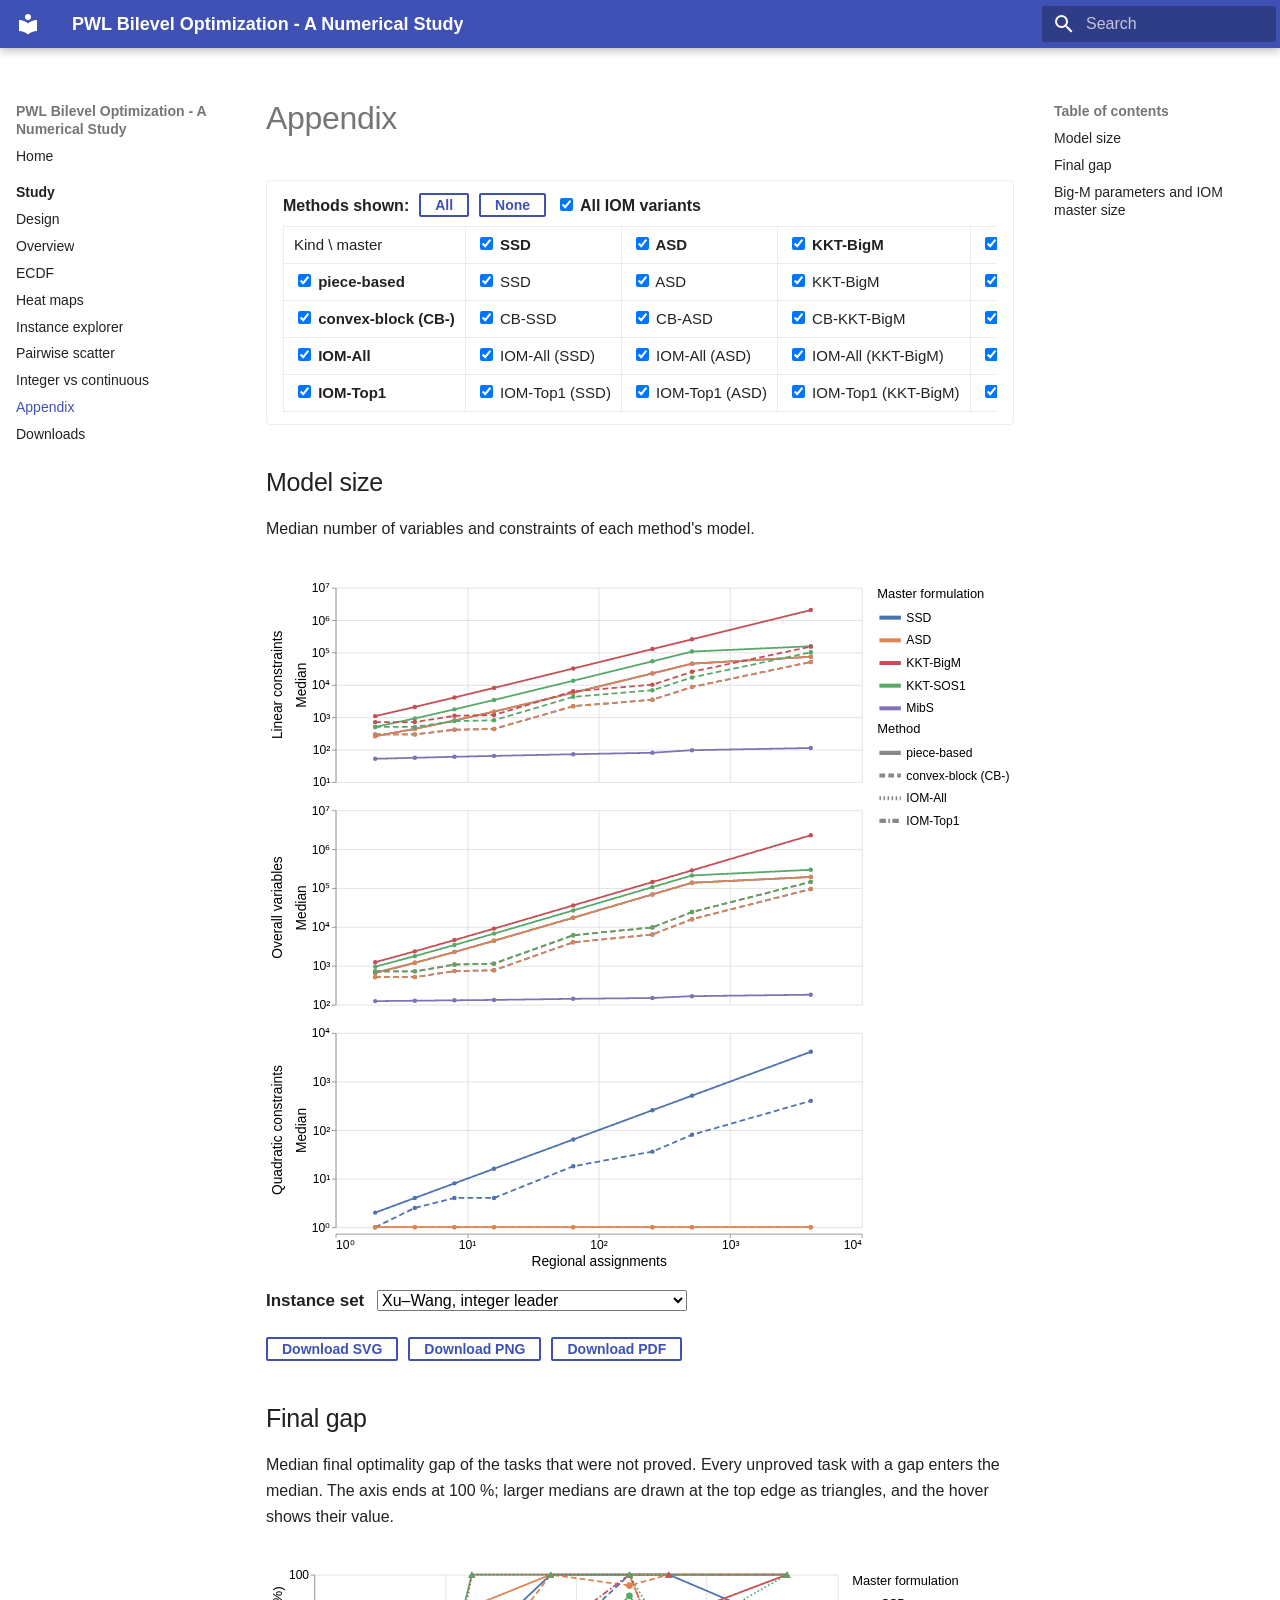
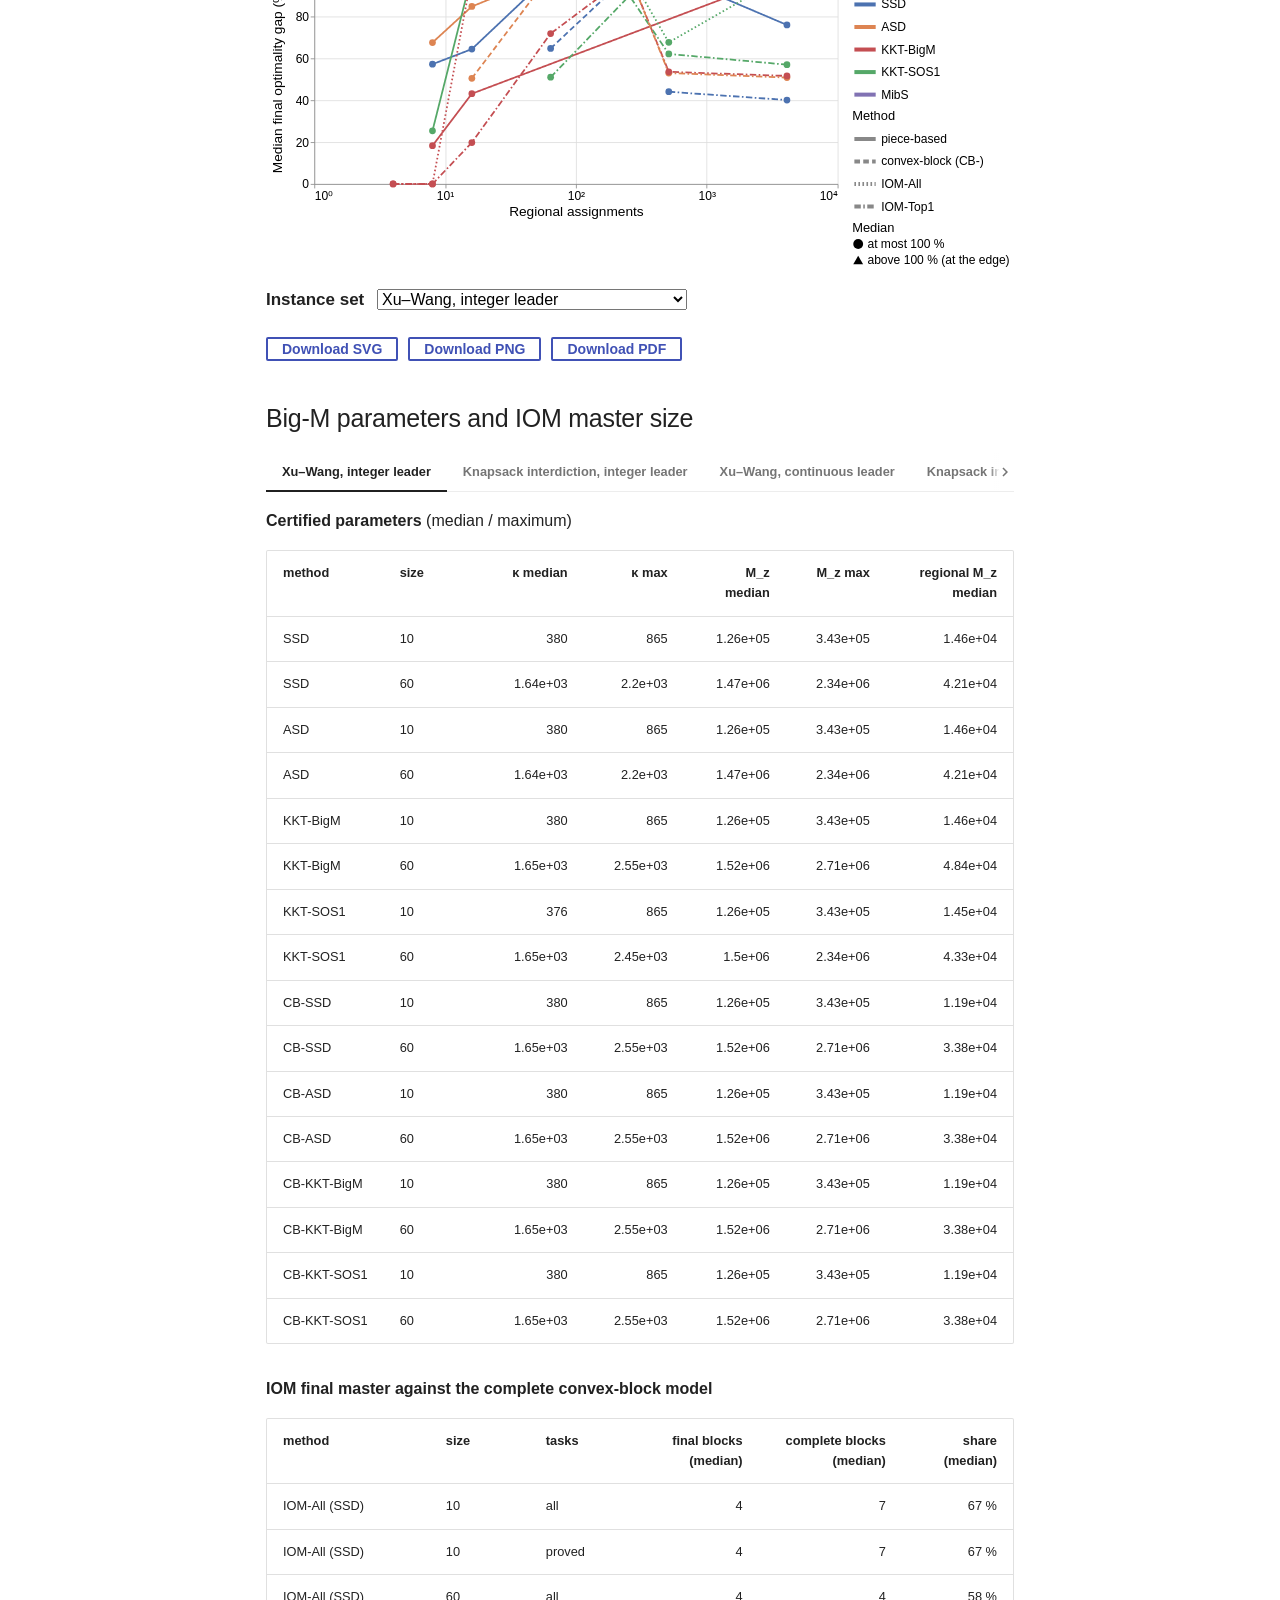
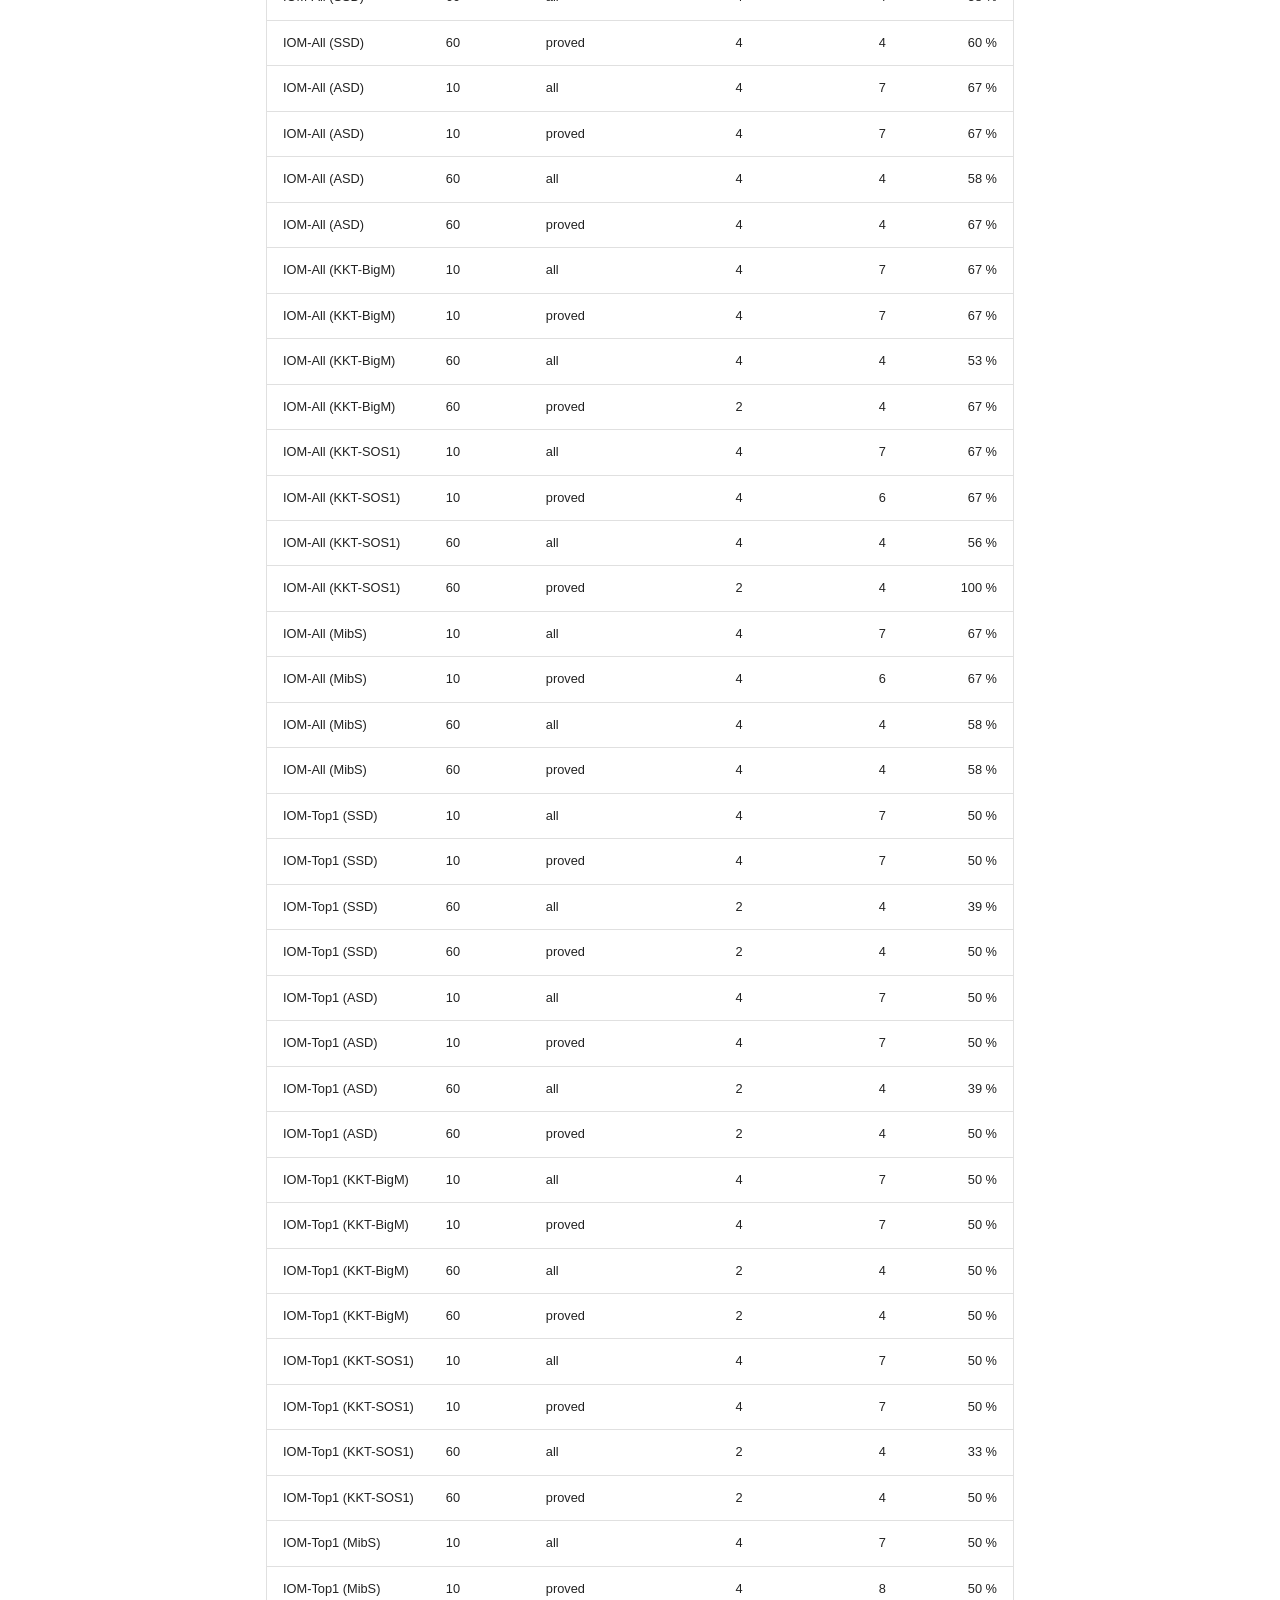
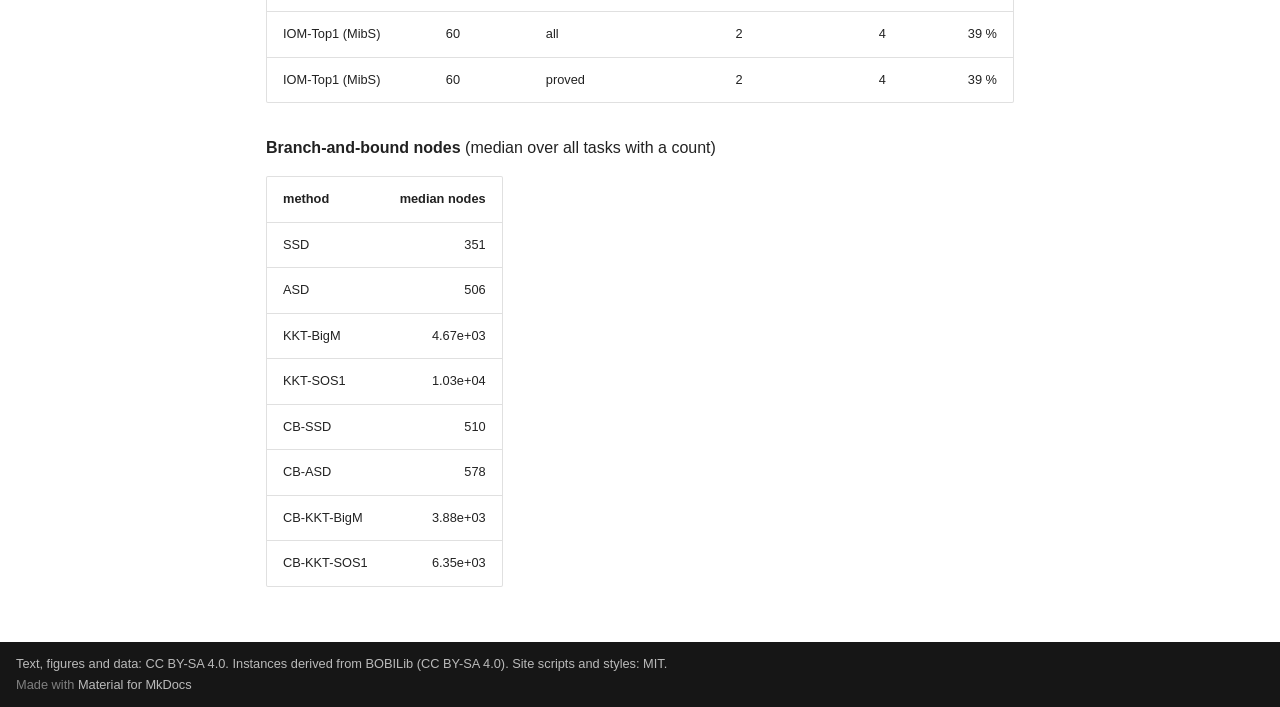
<file: site/study/appendix.html>
<!doctype html>
<html lang="en" class="no-js">
  <head>
    
      <meta charset="utf-8">
      <meta name="viewport" content="width=device-width,initial-scale=1">
      
      
      
        <link rel="canonical" href="https://simstevens.github.io/pwl-bilevel-numerical-study/study/appendix.html">
      
      
        <link rel="prev" href="integer-vs-continuous.html">
      
      
        <link rel="next" href="downloads.html">
      
      
        
      
      
      <link rel="icon" href="../assets/images/favicon.png">
      <meta name="generator" content="mkdocs-1.6.1, mkdocs-material-9.7.7">
    
    
      
        <title>Appendix - PWL Bilevel Optimization - A Numerical Study</title>
      
    
    
      <link rel="stylesheet" href="../assets/stylesheets/main.ec1eaa64.min.css">
      
      


    
    
      
    
    
      
    
    
      <link rel="stylesheet" href="../assets/vendor/katex/katex.min.css">
    
      <link rel="stylesheet" href="../assets/study.css">
    
    <script>__md_scope=new URL("..",location),__md_hash=e=>[...e].reduce(((e,_)=>(e<<5)-e+_.charCodeAt(0)),0),__md_get=(e,_=localStorage,t=__md_scope)=>JSON.parse(_.getItem(t.pathname+"."+e)),__md_set=(e,_,t=localStorage,a=__md_scope)=>{try{t.setItem(a.pathname+"."+e,JSON.stringify(_))}catch(e){}}</script>
    
      

    
    
  
  <meta name="robots" content="noindex, nofollow">

  </head>
  
  
    <body dir="ltr">
  
    
    <input class="md-toggle" data-md-toggle="drawer" type="checkbox" id="__drawer" autocomplete="off">
    <input class="md-toggle" data-md-toggle="search" type="checkbox" id="__search" autocomplete="off">
    <label class="md-overlay" for="__drawer"></label>
    <div data-md-component="skip">
      
        
        <a href="#appendix" class="md-skip">
          Skip to content
        </a>
      
    </div>
    <div data-md-component="announce">
      
    </div>
    
    
      

  

<header class="md-header md-header--shadow" data-md-component="header">
  <nav class="md-header__inner md-grid" aria-label="Header">
    <a href="../index.html" title="PWL Bilevel Optimization - A Numerical Study" class="md-header__button md-logo" aria-label="PWL Bilevel Optimization - A Numerical Study" data-md-component="logo">
      
  
  <svg xmlns="http://www.w3.org/2000/svg" viewBox="0 0 24 24"><path d="M12 8a3 3 0 0 0 3-3 3 3 0 0 0-3-3 3 3 0 0 0-3 3 3 3 0 0 0 3 3m0 3.54C9.64 9.35 6.5 8 3 8v11c3.5 0 6.64 1.35 9 3.54 2.36-2.19 5.5-3.54 9-3.54V8c-3.5 0-6.64 1.35-9 3.54"/></svg>

    </a>
    <label class="md-header__button md-icon" for="__drawer">
      
      <svg xmlns="http://www.w3.org/2000/svg" viewBox="0 0 24 24"><path d="M3 6h18v2H3zm0 5h18v2H3zm0 5h18v2H3z"/></svg>
    </label>
    <div class="md-header__title" data-md-component="header-title">
      <div class="md-header__ellipsis">
        <div class="md-header__topic">
          <span class="md-ellipsis">
            PWL Bilevel Optimization - A Numerical Study
          </span>
        </div>
        <div class="md-header__topic" data-md-component="header-topic">
          <span class="md-ellipsis">
            
              Appendix
            
          </span>
        </div>
      </div>
    </div>
    
    
      <script>var palette=__md_get("__palette");if(palette&&palette.color){if("(prefers-color-scheme)"===palette.color.media){var media=matchMedia("(prefers-color-scheme: light)"),input=document.querySelector(media.matches?"[data-md-color-media='(prefers-color-scheme: light)']":"[data-md-color-media='(prefers-color-scheme: dark)']");palette.color.media=input.getAttribute("data-md-color-media"),palette.color.scheme=input.getAttribute("data-md-color-scheme"),palette.color.primary=input.getAttribute("data-md-color-primary"),palette.color.accent=input.getAttribute("data-md-color-accent")}for(var[key,value]of Object.entries(palette.color))document.body.setAttribute("data-md-color-"+key,value)}</script>
    
    
    
      
      
        <label class="md-header__button md-icon" for="__search">
          
          <svg xmlns="http://www.w3.org/2000/svg" viewBox="0 0 24 24"><path d="M9.5 3A6.5 6.5 0 0 1 16 9.5c0 1.61-.59 3.09-1.56 4.23l.27.27h.79l5 5-1.5 1.5-5-5v-.79l-.27-.27A6.52 6.52 0 0 1 9.5 16 6.5 6.5 0 0 1 3 9.5 6.5 6.5 0 0 1 9.5 3m0 2C7 5 5 7 5 9.5S7 14 9.5 14 14 12 14 9.5 12 5 9.5 5"/></svg>
        </label>
        <div class="md-search" data-md-component="search" role="dialog">
  <label class="md-search__overlay" for="__search"></label>
  <div class="md-search__inner" role="search">
    <form class="md-search__form" name="search">
      <input type="text" class="md-search__input" name="query" aria-label="Search" placeholder="Search" autocapitalize="off" autocorrect="off" autocomplete="off" spellcheck="false" data-md-component="search-query" required>
      <label class="md-search__icon md-icon" for="__search">
        
        <svg xmlns="http://www.w3.org/2000/svg" viewBox="0 0 24 24"><path d="M9.5 3A6.5 6.5 0 0 1 16 9.5c0 1.61-.59 3.09-1.56 4.23l.27.27h.79l5 5-1.5 1.5-5-5v-.79l-.27-.27A6.52 6.52 0 0 1 9.5 16 6.5 6.5 0 0 1 3 9.5 6.5 6.5 0 0 1 9.5 3m0 2C7 5 5 7 5 9.5S7 14 9.5 14 14 12 14 9.5 12 5 9.5 5"/></svg>
        
        <svg xmlns="http://www.w3.org/2000/svg" viewBox="0 0 24 24"><path d="M20 11v2H8l5.5 5.5-1.42 1.42L4.16 12l7.92-7.92L13.5 5.5 8 11z"/></svg>
      </label>
      <nav class="md-search__options" aria-label="Search">
        
        <button type="reset" class="md-search__icon md-icon" title="Clear" aria-label="Clear" tabindex="-1">
          
          <svg xmlns="http://www.w3.org/2000/svg" viewBox="0 0 24 24"><path d="M19 6.41 17.59 5 12 10.59 6.41 5 5 6.41 10.59 12 5 17.59 6.41 19 12 13.41 17.59 19 19 17.59 13.41 12z"/></svg>
        </button>
      </nav>
      
    </form>
    <div class="md-search__output">
      <div class="md-search__scrollwrap" tabindex="0" data-md-scrollfix>
        <div class="md-search-result" data-md-component="search-result">
          <div class="md-search-result__meta">
            Initializing search
          </div>
          <ol class="md-search-result__list" role="presentation"></ol>
        </div>
      </div>
    </div>
  </div>
</div>
      
    
    
  </nav>
  
</header>
    
    <div class="md-container" data-md-component="container">
      
      
        
          
        
      
      <main class="md-main" data-md-component="main">
        <div class="md-main__inner md-grid">
          
            
              
              <div class="md-sidebar md-sidebar--primary" data-md-component="sidebar" data-md-type="navigation" >
                <div class="md-sidebar__scrollwrap">
                  <div class="md-sidebar__inner">
                    



<nav class="md-nav md-nav--primary" aria-label="Navigation" data-md-level="0">
  <label class="md-nav__title" for="__drawer">
    <a href="../index.html" title="PWL Bilevel Optimization - A Numerical Study" class="md-nav__button md-logo" aria-label="PWL Bilevel Optimization - A Numerical Study" data-md-component="logo">
      
  
  <svg xmlns="http://www.w3.org/2000/svg" viewBox="0 0 24 24"><path d="M12 8a3 3 0 0 0 3-3 3 3 0 0 0-3-3 3 3 0 0 0-3 3 3 3 0 0 0 3 3m0 3.54C9.64 9.35 6.5 8 3 8v11c3.5 0 6.64 1.35 9 3.54 2.36-2.19 5.5-3.54 9-3.54V8c-3.5 0-6.64 1.35-9 3.54"/></svg>

    </a>
    PWL Bilevel Optimization - A Numerical Study
  </label>
  
  <ul class="md-nav__list" data-md-scrollfix>
    
      
      
  
  
  
  
    <li class="md-nav__item">
      <a href="../index.html" class="md-nav__link">
        
  
  
  <span class="md-ellipsis">
    
  
    Home
  

    
  </span>
  
  

      </a>
    </li>
  

    
      
      
  
  
    
  
  
  
    
    
      
        
          
        
      
        
      
        
      
        
      
        
      
        
      
        
      
        
      
        
      
        
      
    
    
    
      
        
        
      
    
    
    <li class="md-nav__item md-nav__item--active md-nav__item--section md-nav__item--nested">
      
        
        
        <input class="md-nav__toggle md-toggle " type="checkbox" id="__nav_2" checked>
        
          
          <div class="md-nav__link md-nav__container">
            <a href="index.html" class="md-nav__link ">
              
  
  
  <span class="md-ellipsis">
    
  
    Study
  

    
  </span>
  
  

            </a>
            
              
              <label class="md-nav__link " for="__nav_2" id="__nav_2_label" tabindex="">
                <span class="md-nav__icon md-icon"></span>
              </label>
            
          </div>
        
        <nav class="md-nav" data-md-level="1" aria-labelledby="__nav_2_label" aria-expanded="true">
          <label class="md-nav__title" for="__nav_2">
            <span class="md-nav__icon md-icon"></span>
            
  
    Study
  

          </label>
          <ul class="md-nav__list" data-md-scrollfix>
            
              
            
              
                
  
  
  
  
    <li class="md-nav__item">
      <a href="design.html" class="md-nav__link">
        
  
  
  <span class="md-ellipsis">
    
  
    Design
  

    
  </span>
  
  

      </a>
    </li>
  

              
            
              
                
  
  
  
  
    <li class="md-nav__item">
      <a href="overview.html" class="md-nav__link">
        
  
  
  <span class="md-ellipsis">
    
  
    Overview
  

    
  </span>
  
  

      </a>
    </li>
  

              
            
              
                
  
  
  
  
    <li class="md-nav__item">
      <a href="ecdf.html" class="md-nav__link">
        
  
  
  <span class="md-ellipsis">
    
  
    ECDF
  

    
  </span>
  
  

      </a>
    </li>
  

              
            
              
                
  
  
  
  
    <li class="md-nav__item">
      <a href="heatmaps.html" class="md-nav__link">
        
  
  
  <span class="md-ellipsis">
    
  
    Heat maps
  

    
  </span>
  
  

      </a>
    </li>
  

              
            
              
                
  
  
  
  
    <li class="md-nav__item">
      <a href="explorer.html" class="md-nav__link">
        
  
  
  <span class="md-ellipsis">
    
  
    Instance explorer
  

    
  </span>
  
  

      </a>
    </li>
  

              
            
              
                
  
  
  
  
    <li class="md-nav__item">
      <a href="scatter.html" class="md-nav__link">
        
  
  
  <span class="md-ellipsis">
    
  
    Pairwise scatter
  

    
  </span>
  
  

      </a>
    </li>
  

              
            
              
                
  
  
  
  
    <li class="md-nav__item">
      <a href="integer-vs-continuous.html" class="md-nav__link">
        
  
  
  <span class="md-ellipsis">
    
  
    Integer vs continuous
  

    
  </span>
  
  

      </a>
    </li>
  

              
            
              
                
  
  
    
  
  
  
    <li class="md-nav__item md-nav__item--active">
      
      <input class="md-nav__toggle md-toggle" type="checkbox" id="__toc">
      
      
        
      
      
        <label class="md-nav__link md-nav__link--active" for="__toc">
          
  
  
  <span class="md-ellipsis">
    
  
    Appendix
  

    
  </span>
  
  

          <span class="md-nav__icon md-icon"></span>
        </label>
      
      <a href="appendix.html" class="md-nav__link md-nav__link--active">
        
  
  
  <span class="md-ellipsis">
    
  
    Appendix
  

    
  </span>
  
  

      </a>
      
        

<nav class="md-nav md-nav--secondary" aria-label="Table of contents">
  
  
  
    
  
  
    <label class="md-nav__title" for="__toc">
      <span class="md-nav__icon md-icon"></span>
      Table of contents
    </label>
    <ul class="md-nav__list" data-md-component="toc" data-md-scrollfix>
      
        <li class="md-nav__item">
  <a href="#model-size" class="md-nav__link">
    <span class="md-ellipsis">
      
        Model size
      
    </span>
  </a>
  
</li>
      
        <li class="md-nav__item">
  <a href="#final-gap" class="md-nav__link">
    <span class="md-ellipsis">
      
        Final gap
      
    </span>
  </a>
  
</li>
      
        <li class="md-nav__item">
  <a href="#big-m-parameters-and-iom-master-size" class="md-nav__link">
    <span class="md-ellipsis">
      
        Big-M parameters and IOM master size
      
    </span>
  </a>
  
</li>
      
    </ul>
  
</nav>
      
    </li>
  

              
            
              
                
  
  
  
  
    <li class="md-nav__item">
      <a href="downloads.html" class="md-nav__link">
        
  
  
  <span class="md-ellipsis">
    
  
    Downloads
  

    
  </span>
  
  

      </a>
    </li>
  

              
            
          </ul>
        </nav>
      
    </li>
  

    
  </ul>
</nav>
                  </div>
                </div>
              </div>
            
            
              
              <div class="md-sidebar md-sidebar--secondary" data-md-component="sidebar" data-md-type="toc" >
                <div class="md-sidebar__scrollwrap">
                  <div class="md-sidebar__inner">
                    

<nav class="md-nav md-nav--secondary" aria-label="Table of contents">
  
  
  
    
  
  
    <label class="md-nav__title" for="__toc">
      <span class="md-nav__icon md-icon"></span>
      Table of contents
    </label>
    <ul class="md-nav__list" data-md-component="toc" data-md-scrollfix>
      
        <li class="md-nav__item">
  <a href="#model-size" class="md-nav__link">
    <span class="md-ellipsis">
      
        Model size
      
    </span>
  </a>
  
</li>
      
        <li class="md-nav__item">
  <a href="#final-gap" class="md-nav__link">
    <span class="md-ellipsis">
      
        Final gap
      
    </span>
  </a>
  
</li>
      
        <li class="md-nav__item">
  <a href="#big-m-parameters-and-iom-master-size" class="md-nav__link">
    <span class="md-ellipsis">
      
        Big-M parameters and IOM master size
      
    </span>
  </a>
  
</li>
      
    </ul>
  
</nav>
                  </div>
                </div>
              </div>
            
          
          
            <div class="md-content" data-md-component="content">
              
              <article class="md-content__inner md-typeset">
                
                  



<h1 id="appendix">Appendix<a class="headerlink" href="#appendix" title="Permanent link">&para;</a></h1>
<div class="study-method-panel" data-matrix='{"methods": [{"label": "SSD", "master": "SSD", "kind": "piece-based"}, {"label": "ASD", "master": "ASD", "kind": "piece-based"}, {"label": "KKT-BigM", "master": "KKT-BigM", "kind": "piece-based"}, {"label": "KKT-SOS1", "master": "KKT-SOS1", "kind": "piece-based"}, {"label": "CB-SSD", "master": "SSD", "kind": "convex-block (CB-)"}, {"label": "CB-ASD", "master": "ASD", "kind": "convex-block (CB-)"}, {"label": "CB-KKT-BigM", "master": "KKT-BigM", "kind": "convex-block (CB-)"}, {"label": "CB-KKT-SOS1", "master": "KKT-SOS1", "kind": "convex-block (CB-)"}, {"label": "MibS", "master": "MibS", "kind": "piece-based"}, {"label": "IOM-All (SSD)", "master": "SSD", "kind": "IOM-All"}, {"label": "IOM-All (ASD)", "master": "ASD", "kind": "IOM-All"}, {"label": "IOM-All (KKT-BigM)", "master": "KKT-BigM", "kind": "IOM-All"}, {"label": "IOM-All (KKT-SOS1)", "master": "KKT-SOS1", "kind": "IOM-All"}, {"label": "IOM-All (MibS)", "master": "MibS", "kind": "IOM-All"}, {"label": "IOM-Top1 (SSD)", "master": "SSD", "kind": "IOM-Top1"}, {"label": "IOM-Top1 (ASD)", "master": "ASD", "kind": "IOM-Top1"}, {"label": "IOM-Top1 (KKT-BigM)", "master": "KKT-BigM", "kind": "IOM-Top1"}, {"label": "IOM-Top1 (KKT-SOS1)", "master": "KKT-SOS1", "kind": "IOM-Top1"}, {"label": "IOM-Top1 (MibS)", "master": "MibS", "kind": "IOM-Top1"}], "masters": [{"key": "SSD", "label": "SSD"}, {"key": "ASD", "label": "ASD"}, {"key": "KKT-BigM", "label": "KKT-BigM"}, {"key": "KKT-SOS1", "label": "KKT-SOS1"}, {"key": "MibS", "label": "MibS"}], "kinds": [{"key": "piece-based", "label": "piece-based", "oov": false}, {"key": "convex-block (CB-)", "label": "convex-block (CB-)", "oov": false}, {"key": "IOM-All", "label": "IOM-All", "oov": true}, {"key": "IOM-Top1", "label": "IOM-Top1", "oov": true}]}'></div>

<h2 id="model-size">Model size<a class="headerlink" href="#model-size" title="Permanent link">&para;</a></h2>
<p>Median number of variables and constraints of each method's model.</p>
<div class="study-chart" data-spec="{&quot;data&quot;: {&quot;url&quot;: &quot;data/tasks.json&quot;, &quot;format&quot;: {&quot;type&quot;: &quot;json&quot;, &quot;property&quot;: &quot;records&quot;}}, &quot;params&quot;: [{&quot;name&quot;: &quot;instance_set&quot;, &quot;value&quot;: &quot;Xu\u2013Wang, integer leader&quot;, &quot;bind&quot;: {&quot;input&quot;: &quot;select&quot;, &quot;options&quot;: [&quot;Xu\u2013Wang, integer leader&quot;, &quot;Knapsack interdiction, integer leader&quot;, &quot;Xu\u2013Wang, continuous leader&quot;, &quot;Knapsack interdiction, continuous leader&quot;], &quot;name&quot;: &quot;Instance set &quot;}}, {&quot;name&quot;: &quot;shown_methods&quot;, &quot;value&quot;: [&quot;SSD&quot;, &quot;ASD&quot;, &quot;KKT-BigM&quot;, &quot;KKT-SOS1&quot;, &quot;CB-SSD&quot;, &quot;CB-ASD&quot;, &quot;CB-KKT-BigM&quot;, &quot;CB-KKT-SOS1&quot;, &quot;MibS&quot;, &quot;IOM-All (SSD)&quot;, &quot;IOM-All (ASD)&quot;, &quot;IOM-All (KKT-BigM)&quot;, &quot;IOM-All (KKT-SOS1)&quot;, &quot;IOM-All (MibS)&quot;, &quot;IOM-Top1 (SSD)&quot;, &quot;IOM-Top1 (ASD)&quot;, &quot;IOM-Top1 (KKT-BigM)&quot;, &quot;IOM-Top1 (KKT-SOS1)&quot;, &quot;IOM-Top1 (MibS)&quot;]}], &quot;transform&quot;: [{&quot;filter&quot;: &quot;indexof(shown_methods, datum.method_label) &gt;= 0&quot;}, {&quot;filter&quot;: &quot;datum.set === instance_set&quot;}, {&quot;fold&quot;: [&quot;variables&quot;, &quot;constraints&quot;, &quot;quadratic_constraints&quot;], &quot;as&quot;: [&quot;metric&quot;, &quot;value&quot;]}, {&quot;filter&quot;: &quot;isValid(datum.value) &amp;&amp; datum.value &gt; 0&quot;}, {&quot;calculate&quot;: &quot;datum.metric === &#x27;quadratic_constraints&#x27; ? &#x27;Quadratic constraints&#x27; : datum.metric === &#x27;constraints&#x27; ? &#x27;Linear constraints&#x27; : &#x27;Overall variables&#x27;&quot;, &quot;as&quot;: &quot;metric&quot;}], &quot;facet&quot;: {&quot;row&quot;: {&quot;field&quot;: &quot;metric&quot;, &quot;type&quot;: &quot;nominal&quot;, &quot;title&quot;: null}}, &quot;spec&quot;: {&quot;params&quot;: [{&quot;name&quot;: &quot;highlight_master&quot;, &quot;select&quot;: {&quot;type&quot;: &quot;point&quot;, &quot;fields&quot;: [&quot;matrix_master&quot;]}, &quot;bind&quot;: &quot;legend&quot;}, {&quot;name&quot;: &quot;highlight_kind&quot;, &quot;select&quot;: {&quot;type&quot;: &quot;point&quot;, &quot;fields&quot;: [&quot;matrix_kind&quot;]}, &quot;bind&quot;: &quot;legend&quot;}], &quot;width&quot;: 650, &quot;height&quot;: 240, &quot;mark&quot;: {&quot;type&quot;: &quot;line&quot;, &quot;point&quot;: true, &quot;strokeWidth&quot;: 2.2}, &quot;encoding&quot;: {&quot;x&quot;: {&quot;field&quot;: &quot;regional_assignment_count&quot;, &quot;type&quot;: &quot;quantitative&quot;, &quot;scale&quot;: {&quot;type&quot;: &quot;log&quot;}, &quot;axis&quot;: {&quot;values&quot;: [1.0, 10.0, 100.0, 1000.0, 10000.0], &quot;labelExpr&quot;: &quot;&#x27;10&#x27; + replace(replace(replace(replace(replace(replace(replace(replace(replace(replace(replace((&#x27;&#x27; + round(log(datum.value) / LN10)), &#x27;-&#x27;, &#x27;\u207b&#x27;), &#x27;0&#x27;, &#x27;\u2070&#x27;), &#x27;1&#x27;, &#x27;\u00b9&#x27;), &#x27;2&#x27;, &#x27;\u00b2&#x27;), &#x27;3&#x27;, &#x27;\u00b3&#x27;), &#x27;4&#x27;, &#x27;\u2074&#x27;), &#x27;5&#x27;, &#x27;\u2075&#x27;), &#x27;6&#x27;, &#x27;\u2076&#x27;), &#x27;7&#x27;, &#x27;\u2077&#x27;), &#x27;8&#x27;, &#x27;\u2078&#x27;), &#x27;9&#x27;, &#x27;\u2079&#x27;)&quot;}, &quot;title&quot;: &quot;Regional assignments&quot;}, &quot;y&quot;: {&quot;aggregate&quot;: &quot;median&quot;, &quot;field&quot;: &quot;value&quot;, &quot;type&quot;: &quot;quantitative&quot;, &quot;scale&quot;: {&quot;type&quot;: &quot;log&quot;}, &quot;axis&quot;: {&quot;values&quot;: [1.0, 10.0, 100.0, 1000.0, 10000.0, 100000.0, 1000000.0, 10000000.0, 100000000.0], &quot;labelExpr&quot;: &quot;&#x27;10&#x27; + replace(replace(replace(replace(replace(replace(replace(replace(replace(replace(replace((&#x27;&#x27; + round(log(datum.value) / LN10)), &#x27;-&#x27;, &#x27;\u207b&#x27;), &#x27;0&#x27;, &#x27;\u2070&#x27;), &#x27;1&#x27;, &#x27;\u00b9&#x27;), &#x27;2&#x27;, &#x27;\u00b2&#x27;), &#x27;3&#x27;, &#x27;\u00b3&#x27;), &#x27;4&#x27;, &#x27;\u2074&#x27;), &#x27;5&#x27;, &#x27;\u2075&#x27;), &#x27;6&#x27;, &#x27;\u2076&#x27;), &#x27;7&#x27;, &#x27;\u2077&#x27;), &#x27;8&#x27;, &#x27;\u2078&#x27;), &#x27;9&#x27;, &#x27;\u2079&#x27;)&quot;}, &quot;title&quot;: &quot;Median&quot;}, &quot;color&quot;: {&quot;field&quot;: &quot;matrix_master&quot;, &quot;type&quot;: &quot;nominal&quot;, &quot;title&quot;: &quot;Master formulation&quot;, &quot;scale&quot;: {&quot;domain&quot;: [&quot;SSD&quot;, &quot;ASD&quot;, &quot;KKT-BigM&quot;, &quot;KKT-SOS1&quot;, &quot;MibS&quot;], &quot;range&quot;: [&quot;#4C72B0&quot;, &quot;#DD8452&quot;, &quot;#C44E52&quot;, &quot;#55A868&quot;, &quot;#8172B3&quot;]}, &quot;legend&quot;: {&quot;symbolType&quot;: &quot;stroke&quot;, &quot;symbolSize&quot;: 700, &quot;symbolStrokeWidth&quot;: 5, &quot;values&quot;: {&quot;expr&quot;: &quot;length(((indexof(shown_methods, \&quot;SSD\&quot;) &gt;= 0 || indexof(shown_methods, \&quot;CB-SSD\&quot;) &gt;= 0 || indexof(shown_methods, \&quot;IOM-All (SSD)\&quot;) &gt;= 0 || indexof(shown_methods, \&quot;IOM-Top1 (SSD)\&quot;) &gt;= 0) ? \&quot;SSD|\&quot; : &#x27;&#x27;) + ((indexof(shown_methods, \&quot;ASD\&quot;) &gt;= 0 || indexof(shown_methods, \&quot;CB-ASD\&quot;) &gt;= 0 || indexof(shown_methods, \&quot;IOM-All (ASD)\&quot;) &gt;= 0 || indexof(shown_methods, \&quot;IOM-Top1 (ASD)\&quot;) &gt;= 0) ? \&quot;ASD|\&quot; : &#x27;&#x27;) + ((indexof(shown_methods, \&quot;KKT-BigM\&quot;) &gt;= 0 || indexof(shown_methods, \&quot;CB-KKT-BigM\&quot;) &gt;= 0 || indexof(shown_methods, \&quot;IOM-All (KKT-BigM)\&quot;) &gt;= 0 || indexof(shown_methods, \&quot;IOM-Top1 (KKT-BigM)\&quot;) &gt;= 0) ? \&quot;KKT-BigM|\&quot; : &#x27;&#x27;) + ((indexof(shown_methods, \&quot;KKT-SOS1\&quot;) &gt;= 0 || indexof(shown_methods, \&quot;CB-KKT-SOS1\&quot;) &gt;= 0 || indexof(shown_methods, \&quot;IOM-All (KKT-SOS1)\&quot;) &gt;= 0 || indexof(shown_methods, \&quot;IOM-Top1 (KKT-SOS1)\&quot;) &gt;= 0) ? \&quot;KKT-SOS1|\&quot; : &#x27;&#x27;) + ((indexof(shown_methods, \&quot;MibS\&quot;) &gt;= 0 || indexof(shown_methods, \&quot;IOM-All (MibS)\&quot;) &gt;= 0 || indexof(shown_methods, \&quot;IOM-Top1 (MibS)\&quot;) &gt;= 0) ? \&quot;MibS|\&quot; : &#x27;&#x27;)) &gt; 0 ? split(slice(((indexof(shown_methods, \&quot;SSD\&quot;) &gt;= 0 || indexof(shown_methods, \&quot;CB-SSD\&quot;) &gt;= 0 || indexof(shown_methods, \&quot;IOM-All (SSD)\&quot;) &gt;= 0 || indexof(shown_methods, \&quot;IOM-Top1 (SSD)\&quot;) &gt;= 0) ? \&quot;SSD|\&quot; : &#x27;&#x27;) + ((indexof(shown_methods, \&quot;ASD\&quot;) &gt;= 0 || indexof(shown_methods, \&quot;CB-ASD\&quot;) &gt;= 0 || indexof(shown_methods, \&quot;IOM-All (ASD)\&quot;) &gt;= 0 || indexof(shown_methods, \&quot;IOM-Top1 (ASD)\&quot;) &gt;= 0) ? \&quot;ASD|\&quot; : &#x27;&#x27;) + ((indexof(shown_methods, \&quot;KKT-BigM\&quot;) &gt;= 0 || indexof(shown_methods, \&quot;CB-KKT-BigM\&quot;) &gt;= 0 || indexof(shown_methods, \&quot;IOM-All (KKT-BigM)\&quot;) &gt;= 0 || indexof(shown_methods, \&quot;IOM-Top1 (KKT-BigM)\&quot;) &gt;= 0) ? \&quot;KKT-BigM|\&quot; : &#x27;&#x27;) + ((indexof(shown_methods, \&quot;KKT-SOS1\&quot;) &gt;= 0 || indexof(shown_methods, \&quot;CB-KKT-SOS1\&quot;) &gt;= 0 || indexof(shown_methods, \&quot;IOM-All (KKT-SOS1)\&quot;) &gt;= 0 || indexof(shown_methods, \&quot;IOM-Top1 (KKT-SOS1)\&quot;) &gt;= 0) ? \&quot;KKT-SOS1|\&quot; : &#x27;&#x27;) + ((indexof(shown_methods, \&quot;MibS\&quot;) &gt;= 0 || indexof(shown_methods, \&quot;IOM-All (MibS)\&quot;) &gt;= 0 || indexof(shown_methods, \&quot;IOM-Top1 (MibS)\&quot;) &gt;= 0) ? \&quot;MibS|\&quot; : &#x27;&#x27;), 0, -1), \&quot;|\&quot;) : []&quot;}}}, &quot;strokeDash&quot;: {&quot;field&quot;: &quot;matrix_kind&quot;, &quot;type&quot;: &quot;nominal&quot;, &quot;title&quot;: &quot;Method&quot;, &quot;scale&quot;: {&quot;domain&quot;: [&quot;piece-based&quot;, &quot;convex-block (CB-)&quot;, &quot;IOM-All&quot;, &quot;IOM-Top1&quot;], &quot;range&quot;: [[1, 0], [7, 4], [2, 3], [8, 3, 2, 3]]}, &quot;legend&quot;: {&quot;symbolType&quot;: &quot;stroke&quot;, &quot;symbolSize&quot;: 700, &quot;symbolStrokeWidth&quot;: 5, &quot;values&quot;: {&quot;expr&quot;: &quot;length(((indexof(shown_methods, \&quot;SSD\&quot;) &gt;= 0 || indexof(shown_methods, \&quot;ASD\&quot;) &gt;= 0 || indexof(shown_methods, \&quot;KKT-BigM\&quot;) &gt;= 0 || indexof(shown_methods, \&quot;KKT-SOS1\&quot;) &gt;= 0 || indexof(shown_methods, \&quot;MibS\&quot;) &gt;= 0) ? \&quot;piece-based|\&quot; : &#x27;&#x27;) + ((indexof(shown_methods, \&quot;CB-SSD\&quot;) &gt;= 0 || indexof(shown_methods, \&quot;CB-ASD\&quot;) &gt;= 0 || indexof(shown_methods, \&quot;CB-KKT-BigM\&quot;) &gt;= 0 || indexof(shown_methods, \&quot;CB-KKT-SOS1\&quot;) &gt;= 0) ? \&quot;convex-block (CB-)|\&quot; : &#x27;&#x27;) + ((indexof(shown_methods, \&quot;IOM-All (SSD)\&quot;) &gt;= 0 || indexof(shown_methods, \&quot;IOM-All (ASD)\&quot;) &gt;= 0 || indexof(shown_methods, \&quot;IOM-All (KKT-BigM)\&quot;) &gt;= 0 || indexof(shown_methods, \&quot;IOM-All (KKT-SOS1)\&quot;) &gt;= 0 || indexof(shown_methods, \&quot;IOM-All (MibS)\&quot;) &gt;= 0) ? \&quot;IOM-All|\&quot; : &#x27;&#x27;) + ((indexof(shown_methods, \&quot;IOM-Top1 (SSD)\&quot;) &gt;= 0 || indexof(shown_methods, \&quot;IOM-Top1 (ASD)\&quot;) &gt;= 0 || indexof(shown_methods, \&quot;IOM-Top1 (KKT-BigM)\&quot;) &gt;= 0 || indexof(shown_methods, \&quot;IOM-Top1 (KKT-SOS1)\&quot;) &gt;= 0 || indexof(shown_methods, \&quot;IOM-Top1 (MibS)\&quot;) &gt;= 0) ? \&quot;IOM-Top1|\&quot; : &#x27;&#x27;)) &gt; 0 ? split(slice(((indexof(shown_methods, \&quot;SSD\&quot;) &gt;= 0 || indexof(shown_methods, \&quot;ASD\&quot;) &gt;= 0 || indexof(shown_methods, \&quot;KKT-BigM\&quot;) &gt;= 0 || indexof(shown_methods, \&quot;KKT-SOS1\&quot;) &gt;= 0 || indexof(shown_methods, \&quot;MibS\&quot;) &gt;= 0) ? \&quot;piece-based|\&quot; : &#x27;&#x27;) + ((indexof(shown_methods, \&quot;CB-SSD\&quot;) &gt;= 0 || indexof(shown_methods, \&quot;CB-ASD\&quot;) &gt;= 0 || indexof(shown_methods, \&quot;CB-KKT-BigM\&quot;) &gt;= 0 || indexof(shown_methods, \&quot;CB-KKT-SOS1\&quot;) &gt;= 0) ? \&quot;convex-block (CB-)|\&quot; : &#x27;&#x27;) + ((indexof(shown_methods, \&quot;IOM-All (SSD)\&quot;) &gt;= 0 || indexof(shown_methods, \&quot;IOM-All (ASD)\&quot;) &gt;= 0 || indexof(shown_methods, \&quot;IOM-All (KKT-BigM)\&quot;) &gt;= 0 || indexof(shown_methods, \&quot;IOM-All (KKT-SOS1)\&quot;) &gt;= 0 || indexof(shown_methods, \&quot;IOM-All (MibS)\&quot;) &gt;= 0) ? \&quot;IOM-All|\&quot; : &#x27;&#x27;) + ((indexof(shown_methods, \&quot;IOM-Top1 (SSD)\&quot;) &gt;= 0 || indexof(shown_methods, \&quot;IOM-Top1 (ASD)\&quot;) &gt;= 0 || indexof(shown_methods, \&quot;IOM-Top1 (KKT-BigM)\&quot;) &gt;= 0 || indexof(shown_methods, \&quot;IOM-Top1 (KKT-SOS1)\&quot;) &gt;= 0 || indexof(shown_methods, \&quot;IOM-Top1 (MibS)\&quot;) &gt;= 0) ? \&quot;IOM-Top1|\&quot; : &#x27;&#x27;), 0, -1), \&quot;|\&quot;) : []&quot;}}}, &quot;detail&quot;: {&quot;field&quot;: &quot;method_label&quot;, &quot;type&quot;: &quot;nominal&quot;}, &quot;opacity&quot;: {&quot;condition&quot;: {&quot;test&quot;: {&quot;and&quot;: [{&quot;param&quot;: &quot;highlight_master&quot;, &quot;empty&quot;: true}, {&quot;param&quot;: &quot;highlight_kind&quot;, &quot;empty&quot;: true}]}, &quot;value&quot;: 1}, &quot;value&quot;: 0.12}, &quot;tooltip&quot;: [{&quot;field&quot;: &quot;method_label&quot;, &quot;title&quot;: &quot;method&quot;}, {&quot;field&quot;: &quot;regional_assignment_count&quot;, &quot;title&quot;: &quot;p^q&quot;}, {&quot;aggregate&quot;: &quot;median&quot;, &quot;field&quot;: &quot;value&quot;, &quot;title&quot;: &quot;median&quot;, &quot;format&quot;: &quot;.4g&quot;}]}}, &quot;resolve&quot;: {&quot;scale&quot;: {&quot;y&quot;: &quot;independent&quot;}}, &quot;config&quot;: {&quot;font&quot;: &quot;-apple-system, BlinkMacSystemFont, Helvetica, Arial, sans-serif&quot;, &quot;axis&quot;: {&quot;labelFontSize&quot;: 15, &quot;titleFontSize&quot;: 17, &quot;titleFontWeight&quot;: &quot;normal&quot;}, &quot;legend&quot;: {&quot;labelFontSize&quot;: 15, &quot;titleFontSize&quot;: 16, &quot;titleFontWeight&quot;: &quot;normal&quot;, &quot;labelLimit&quot;: 450, &quot;titleLimit&quot;: 450, &quot;symbolSize&quot;: 150}, &quot;header&quot;: {&quot;labelFontSize&quot;: 17, &quot;titleFontSize&quot;: 17, &quot;titleFontWeight&quot;: &quot;normal&quot;}, &quot;title&quot;: {&quot;fontSize&quot;: 18, &quot;fontWeight&quot;: &quot;normal&quot;}, &quot;view&quot;: {&quot;stroke&quot;: null}}}"></div>

<h2 id="final-gap">Final gap<a class="headerlink" href="#final-gap" title="Permanent link">&para;</a></h2>
<p>Median final optimality gap of the tasks that were not proved.
Every unproved task with a gap enters the median. The axis ends at 100 %;
larger medians are drawn at the top edge as triangles, and the hover shows
their value.</p>
<div class="study-chart" data-spec="{&quot;data&quot;: {&quot;url&quot;: &quot;data/tasks.json&quot;, &quot;format&quot;: {&quot;type&quot;: &quot;json&quot;, &quot;property&quot;: &quot;records&quot;}}, &quot;params&quot;: [{&quot;name&quot;: &quot;instance_set&quot;, &quot;value&quot;: &quot;Xu\u2013Wang, integer leader&quot;, &quot;bind&quot;: {&quot;input&quot;: &quot;select&quot;, &quot;options&quot;: [&quot;Xu\u2013Wang, integer leader&quot;, &quot;Knapsack interdiction, integer leader&quot;, &quot;Xu\u2013Wang, continuous leader&quot;, &quot;Knapsack interdiction, continuous leader&quot;], &quot;name&quot;: &quot;Instance set &quot;}}, {&quot;name&quot;: &quot;shown_methods&quot;, &quot;value&quot;: [&quot;SSD&quot;, &quot;ASD&quot;, &quot;KKT-BigM&quot;, &quot;KKT-SOS1&quot;, &quot;CB-SSD&quot;, &quot;CB-ASD&quot;, &quot;CB-KKT-BigM&quot;, &quot;CB-KKT-SOS1&quot;, &quot;MibS&quot;, &quot;IOM-All (SSD)&quot;, &quot;IOM-All (ASD)&quot;, &quot;IOM-All (KKT-BigM)&quot;, &quot;IOM-All (KKT-SOS1)&quot;, &quot;IOM-All (MibS)&quot;, &quot;IOM-Top1 (SSD)&quot;, &quot;IOM-Top1 (ASD)&quot;, &quot;IOM-Top1 (KKT-BigM)&quot;, &quot;IOM-Top1 (KKT-SOS1)&quot;, &quot;IOM-Top1 (MibS)&quot;]}], &quot;transform&quot;: [{&quot;filter&quot;: &quot;indexof(shown_methods, datum.method_label) &gt;= 0&quot;}, {&quot;filter&quot;: &quot;datum.set === instance_set &amp;&amp; !datum.proved_optimal &amp;&amp; isValid(datum.mip_gap)&quot;}, {&quot;calculate&quot;: &quot;datum.mip_gap * 100&quot;, &quot;as&quot;: &quot;value&quot;}, {&quot;aggregate&quot;: [{&quot;op&quot;: &quot;median&quot;, &quot;field&quot;: &quot;value&quot;, &quot;as&quot;: &quot;median&quot;}], &quot;groupby&quot;: [&quot;method_label&quot;, &quot;matrix_master&quot;, &quot;matrix_kind&quot;, &quot;regional_assignment_count&quot;]}, {&quot;calculate&quot;: &quot;min(datum.median, 100.0)&quot;, &quot;as&quot;: &quot;shown&quot;}, {&quot;calculate&quot;: &quot;datum.median &gt; 100.0 ? &#x27;above 100 % (at the edge)&#x27; : &#x27;at most 100 %&#x27;&quot;, &quot;as&quot;: &quot;range&quot;}], &quot;width&quot;: 650, &quot;height&quot;: 260, &quot;layer&quot;: [{&quot;params&quot;: [{&quot;name&quot;: &quot;highlight_master&quot;, &quot;select&quot;: {&quot;type&quot;: &quot;point&quot;, &quot;fields&quot;: [&quot;matrix_master&quot;]}, &quot;bind&quot;: &quot;legend&quot;}, {&quot;name&quot;: &quot;highlight_kind&quot;, &quot;select&quot;: {&quot;type&quot;: &quot;point&quot;, &quot;fields&quot;: [&quot;matrix_kind&quot;]}, &quot;bind&quot;: &quot;legend&quot;}], &quot;mark&quot;: {&quot;type&quot;: &quot;line&quot;, &quot;strokeWidth&quot;: 2.2}, &quot;encoding&quot;: {&quot;x&quot;: {&quot;field&quot;: &quot;regional_assignment_count&quot;, &quot;type&quot;: &quot;quantitative&quot;, &quot;scale&quot;: {&quot;type&quot;: &quot;log&quot;}, &quot;axis&quot;: {&quot;values&quot;: [1.0, 10.0, 100.0, 1000.0, 10000.0], &quot;labelExpr&quot;: &quot;&#x27;10&#x27; + replace(replace(replace(replace(replace(replace(replace(replace(replace(replace(replace((&#x27;&#x27; + round(log(datum.value) / LN10)), &#x27;-&#x27;, &#x27;\u207b&#x27;), &#x27;0&#x27;, &#x27;\u2070&#x27;), &#x27;1&#x27;, &#x27;\u00b9&#x27;), &#x27;2&#x27;, &#x27;\u00b2&#x27;), &#x27;3&#x27;, &#x27;\u00b3&#x27;), &#x27;4&#x27;, &#x27;\u2074&#x27;), &#x27;5&#x27;, &#x27;\u2075&#x27;), &#x27;6&#x27;, &#x27;\u2076&#x27;), &#x27;7&#x27;, &#x27;\u2077&#x27;), &#x27;8&#x27;, &#x27;\u2078&#x27;), &#x27;9&#x27;, &#x27;\u2079&#x27;)&quot;}, &quot;title&quot;: &quot;Regional assignments&quot;}, &quot;y&quot;: {&quot;field&quot;: &quot;shown&quot;, &quot;type&quot;: &quot;quantitative&quot;, &quot;scale&quot;: {&quot;domain&quot;: [0, 100.0], &quot;clamp&quot;: true}, &quot;title&quot;: &quot;Median final optimality gap (%)&quot;}, &quot;color&quot;: {&quot;field&quot;: &quot;matrix_master&quot;, &quot;type&quot;: &quot;nominal&quot;, &quot;title&quot;: &quot;Master formulation&quot;, &quot;scale&quot;: {&quot;domain&quot;: [&quot;SSD&quot;, &quot;ASD&quot;, &quot;KKT-BigM&quot;, &quot;KKT-SOS1&quot;, &quot;MibS&quot;], &quot;range&quot;: [&quot;#4C72B0&quot;, &quot;#DD8452&quot;, &quot;#C44E52&quot;, &quot;#55A868&quot;, &quot;#8172B3&quot;]}, &quot;legend&quot;: {&quot;symbolType&quot;: &quot;stroke&quot;, &quot;symbolSize&quot;: 700, &quot;symbolStrokeWidth&quot;: 5, &quot;values&quot;: {&quot;expr&quot;: &quot;length(((indexof(shown_methods, \&quot;SSD\&quot;) &gt;= 0 || indexof(shown_methods, \&quot;CB-SSD\&quot;) &gt;= 0 || indexof(shown_methods, \&quot;IOM-All (SSD)\&quot;) &gt;= 0 || indexof(shown_methods, \&quot;IOM-Top1 (SSD)\&quot;) &gt;= 0) ? \&quot;SSD|\&quot; : &#x27;&#x27;) + ((indexof(shown_methods, \&quot;ASD\&quot;) &gt;= 0 || indexof(shown_methods, \&quot;CB-ASD\&quot;) &gt;= 0 || indexof(shown_methods, \&quot;IOM-All (ASD)\&quot;) &gt;= 0 || indexof(shown_methods, \&quot;IOM-Top1 (ASD)\&quot;) &gt;= 0) ? \&quot;ASD|\&quot; : &#x27;&#x27;) + ((indexof(shown_methods, \&quot;KKT-BigM\&quot;) &gt;= 0 || indexof(shown_methods, \&quot;CB-KKT-BigM\&quot;) &gt;= 0 || indexof(shown_methods, \&quot;IOM-All (KKT-BigM)\&quot;) &gt;= 0 || indexof(shown_methods, \&quot;IOM-Top1 (KKT-BigM)\&quot;) &gt;= 0) ? \&quot;KKT-BigM|\&quot; : &#x27;&#x27;) + ((indexof(shown_methods, \&quot;KKT-SOS1\&quot;) &gt;= 0 || indexof(shown_methods, \&quot;CB-KKT-SOS1\&quot;) &gt;= 0 || indexof(shown_methods, \&quot;IOM-All (KKT-SOS1)\&quot;) &gt;= 0 || indexof(shown_methods, \&quot;IOM-Top1 (KKT-SOS1)\&quot;) &gt;= 0) ? \&quot;KKT-SOS1|\&quot; : &#x27;&#x27;) + ((indexof(shown_methods, \&quot;MibS\&quot;) &gt;= 0 || indexof(shown_methods, \&quot;IOM-All (MibS)\&quot;) &gt;= 0 || indexof(shown_methods, \&quot;IOM-Top1 (MibS)\&quot;) &gt;= 0) ? \&quot;MibS|\&quot; : &#x27;&#x27;)) &gt; 0 ? split(slice(((indexof(shown_methods, \&quot;SSD\&quot;) &gt;= 0 || indexof(shown_methods, \&quot;CB-SSD\&quot;) &gt;= 0 || indexof(shown_methods, \&quot;IOM-All (SSD)\&quot;) &gt;= 0 || indexof(shown_methods, \&quot;IOM-Top1 (SSD)\&quot;) &gt;= 0) ? \&quot;SSD|\&quot; : &#x27;&#x27;) + ((indexof(shown_methods, \&quot;ASD\&quot;) &gt;= 0 || indexof(shown_methods, \&quot;CB-ASD\&quot;) &gt;= 0 || indexof(shown_methods, \&quot;IOM-All (ASD)\&quot;) &gt;= 0 || indexof(shown_methods, \&quot;IOM-Top1 (ASD)\&quot;) &gt;= 0) ? \&quot;ASD|\&quot; : &#x27;&#x27;) + ((indexof(shown_methods, \&quot;KKT-BigM\&quot;) &gt;= 0 || indexof(shown_methods, \&quot;CB-KKT-BigM\&quot;) &gt;= 0 || indexof(shown_methods, \&quot;IOM-All (KKT-BigM)\&quot;) &gt;= 0 || indexof(shown_methods, \&quot;IOM-Top1 (KKT-BigM)\&quot;) &gt;= 0) ? \&quot;KKT-BigM|\&quot; : &#x27;&#x27;) + ((indexof(shown_methods, \&quot;KKT-SOS1\&quot;) &gt;= 0 || indexof(shown_methods, \&quot;CB-KKT-SOS1\&quot;) &gt;= 0 || indexof(shown_methods, \&quot;IOM-All (KKT-SOS1)\&quot;) &gt;= 0 || indexof(shown_methods, \&quot;IOM-Top1 (KKT-SOS1)\&quot;) &gt;= 0) ? \&quot;KKT-SOS1|\&quot; : &#x27;&#x27;) + ((indexof(shown_methods, \&quot;MibS\&quot;) &gt;= 0 || indexof(shown_methods, \&quot;IOM-All (MibS)\&quot;) &gt;= 0 || indexof(shown_methods, \&quot;IOM-Top1 (MibS)\&quot;) &gt;= 0) ? \&quot;MibS|\&quot; : &#x27;&#x27;), 0, -1), \&quot;|\&quot;) : []&quot;}}}, &quot;strokeDash&quot;: {&quot;field&quot;: &quot;matrix_kind&quot;, &quot;type&quot;: &quot;nominal&quot;, &quot;title&quot;: &quot;Method&quot;, &quot;scale&quot;: {&quot;domain&quot;: [&quot;piece-based&quot;, &quot;convex-block (CB-)&quot;, &quot;IOM-All&quot;, &quot;IOM-Top1&quot;], &quot;range&quot;: [[1, 0], [7, 4], [2, 3], [8, 3, 2, 3]]}, &quot;legend&quot;: {&quot;symbolType&quot;: &quot;stroke&quot;, &quot;symbolSize&quot;: 700, &quot;symbolStrokeWidth&quot;: 5, &quot;values&quot;: {&quot;expr&quot;: &quot;length(((indexof(shown_methods, \&quot;SSD\&quot;) &gt;= 0 || indexof(shown_methods, \&quot;ASD\&quot;) &gt;= 0 || indexof(shown_methods, \&quot;KKT-BigM\&quot;) &gt;= 0 || indexof(shown_methods, \&quot;KKT-SOS1\&quot;) &gt;= 0 || indexof(shown_methods, \&quot;MibS\&quot;) &gt;= 0) ? \&quot;piece-based|\&quot; : &#x27;&#x27;) + ((indexof(shown_methods, \&quot;CB-SSD\&quot;) &gt;= 0 || indexof(shown_methods, \&quot;CB-ASD\&quot;) &gt;= 0 || indexof(shown_methods, \&quot;CB-KKT-BigM\&quot;) &gt;= 0 || indexof(shown_methods, \&quot;CB-KKT-SOS1\&quot;) &gt;= 0) ? \&quot;convex-block (CB-)|\&quot; : &#x27;&#x27;) + ((indexof(shown_methods, \&quot;IOM-All (SSD)\&quot;) &gt;= 0 || indexof(shown_methods, \&quot;IOM-All (ASD)\&quot;) &gt;= 0 || indexof(shown_methods, \&quot;IOM-All (KKT-BigM)\&quot;) &gt;= 0 || indexof(shown_methods, \&quot;IOM-All (KKT-SOS1)\&quot;) &gt;= 0 || indexof(shown_methods, \&quot;IOM-All (MibS)\&quot;) &gt;= 0) ? \&quot;IOM-All|\&quot; : &#x27;&#x27;) + ((indexof(shown_methods, \&quot;IOM-Top1 (SSD)\&quot;) &gt;= 0 || indexof(shown_methods, \&quot;IOM-Top1 (ASD)\&quot;) &gt;= 0 || indexof(shown_methods, \&quot;IOM-Top1 (KKT-BigM)\&quot;) &gt;= 0 || indexof(shown_methods, \&quot;IOM-Top1 (KKT-SOS1)\&quot;) &gt;= 0 || indexof(shown_methods, \&quot;IOM-Top1 (MibS)\&quot;) &gt;= 0) ? \&quot;IOM-Top1|\&quot; : &#x27;&#x27;)) &gt; 0 ? split(slice(((indexof(shown_methods, \&quot;SSD\&quot;) &gt;= 0 || indexof(shown_methods, \&quot;ASD\&quot;) &gt;= 0 || indexof(shown_methods, \&quot;KKT-BigM\&quot;) &gt;= 0 || indexof(shown_methods, \&quot;KKT-SOS1\&quot;) &gt;= 0 || indexof(shown_methods, \&quot;MibS\&quot;) &gt;= 0) ? \&quot;piece-based|\&quot; : &#x27;&#x27;) + ((indexof(shown_methods, \&quot;CB-SSD\&quot;) &gt;= 0 || indexof(shown_methods, \&quot;CB-ASD\&quot;) &gt;= 0 || indexof(shown_methods, \&quot;CB-KKT-BigM\&quot;) &gt;= 0 || indexof(shown_methods, \&quot;CB-KKT-SOS1\&quot;) &gt;= 0) ? \&quot;convex-block (CB-)|\&quot; : &#x27;&#x27;) + ((indexof(shown_methods, \&quot;IOM-All (SSD)\&quot;) &gt;= 0 || indexof(shown_methods, \&quot;IOM-All (ASD)\&quot;) &gt;= 0 || indexof(shown_methods, \&quot;IOM-All (KKT-BigM)\&quot;) &gt;= 0 || indexof(shown_methods, \&quot;IOM-All (KKT-SOS1)\&quot;) &gt;= 0 || indexof(shown_methods, \&quot;IOM-All (MibS)\&quot;) &gt;= 0) ? \&quot;IOM-All|\&quot; : &#x27;&#x27;) + ((indexof(shown_methods, \&quot;IOM-Top1 (SSD)\&quot;) &gt;= 0 || indexof(shown_methods, \&quot;IOM-Top1 (ASD)\&quot;) &gt;= 0 || indexof(shown_methods, \&quot;IOM-Top1 (KKT-BigM)\&quot;) &gt;= 0 || indexof(shown_methods, \&quot;IOM-Top1 (KKT-SOS1)\&quot;) &gt;= 0 || indexof(shown_methods, \&quot;IOM-Top1 (MibS)\&quot;) &gt;= 0) ? \&quot;IOM-Top1|\&quot; : &#x27;&#x27;), 0, -1), \&quot;|\&quot;) : []&quot;}}}, &quot;detail&quot;: {&quot;field&quot;: &quot;method_label&quot;, &quot;type&quot;: &quot;nominal&quot;}, &quot;opacity&quot;: {&quot;condition&quot;: {&quot;test&quot;: {&quot;and&quot;: [{&quot;param&quot;: &quot;highlight_master&quot;, &quot;empty&quot;: true}, {&quot;param&quot;: &quot;highlight_kind&quot;, &quot;empty&quot;: true}]}, &quot;value&quot;: 1}, &quot;value&quot;: 0.12}, &quot;tooltip&quot;: [{&quot;field&quot;: &quot;method_label&quot;, &quot;title&quot;: &quot;method&quot;}, {&quot;field&quot;: &quot;regional_assignment_count&quot;, &quot;title&quot;: &quot;p^q&quot;}, {&quot;field&quot;: &quot;median&quot;, &quot;title&quot;: &quot;median gap (%)&quot;, &quot;format&quot;: &quot;.4g&quot;}]}}, {&quot;mark&quot;: {&quot;type&quot;: &quot;point&quot;, &quot;filled&quot;: true, &quot;size&quot;: 70}, &quot;encoding&quot;: {&quot;x&quot;: {&quot;field&quot;: &quot;regional_assignment_count&quot;, &quot;type&quot;: &quot;quantitative&quot;, &quot;scale&quot;: {&quot;type&quot;: &quot;log&quot;}, &quot;axis&quot;: {&quot;values&quot;: [1.0, 10.0, 100.0, 1000.0, 10000.0], &quot;labelExpr&quot;: &quot;&#x27;10&#x27; + replace(replace(replace(replace(replace(replace(replace(replace(replace(replace(replace((&#x27;&#x27; + round(log(datum.value) / LN10)), &#x27;-&#x27;, &#x27;\u207b&#x27;), &#x27;0&#x27;, &#x27;\u2070&#x27;), &#x27;1&#x27;, &#x27;\u00b9&#x27;), &#x27;2&#x27;, &#x27;\u00b2&#x27;), &#x27;3&#x27;, &#x27;\u00b3&#x27;), &#x27;4&#x27;, &#x27;\u2074&#x27;), &#x27;5&#x27;, &#x27;\u2075&#x27;), &#x27;6&#x27;, &#x27;\u2076&#x27;), &#x27;7&#x27;, &#x27;\u2077&#x27;), &#x27;8&#x27;, &#x27;\u2078&#x27;), &#x27;9&#x27;, &#x27;\u2079&#x27;)&quot;}, &quot;title&quot;: &quot;Regional assignments&quot;}, &quot;y&quot;: {&quot;field&quot;: &quot;shown&quot;, &quot;type&quot;: &quot;quantitative&quot;, &quot;scale&quot;: {&quot;domain&quot;: [0, 100.0], &quot;clamp&quot;: true}, &quot;title&quot;: &quot;Median final optimality gap (%)&quot;}, &quot;color&quot;: {&quot;field&quot;: &quot;matrix_master&quot;, &quot;type&quot;: &quot;nominal&quot;, &quot;title&quot;: &quot;Master formulation&quot;, &quot;scale&quot;: {&quot;domain&quot;: [&quot;SSD&quot;, &quot;ASD&quot;, &quot;KKT-BigM&quot;, &quot;KKT-SOS1&quot;, &quot;MibS&quot;], &quot;range&quot;: [&quot;#4C72B0&quot;, &quot;#DD8452&quot;, &quot;#C44E52&quot;, &quot;#55A868&quot;, &quot;#8172B3&quot;]}, &quot;legend&quot;: {&quot;symbolType&quot;: &quot;stroke&quot;, &quot;symbolSize&quot;: 700, &quot;symbolStrokeWidth&quot;: 5, &quot;values&quot;: {&quot;expr&quot;: &quot;length(((indexof(shown_methods, \&quot;SSD\&quot;) &gt;= 0 || indexof(shown_methods, \&quot;CB-SSD\&quot;) &gt;= 0 || indexof(shown_methods, \&quot;IOM-All (SSD)\&quot;) &gt;= 0 || indexof(shown_methods, \&quot;IOM-Top1 (SSD)\&quot;) &gt;= 0) ? \&quot;SSD|\&quot; : &#x27;&#x27;) + ((indexof(shown_methods, \&quot;ASD\&quot;) &gt;= 0 || indexof(shown_methods, \&quot;CB-ASD\&quot;) &gt;= 0 || indexof(shown_methods, \&quot;IOM-All (ASD)\&quot;) &gt;= 0 || indexof(shown_methods, \&quot;IOM-Top1 (ASD)\&quot;) &gt;= 0) ? \&quot;ASD|\&quot; : &#x27;&#x27;) + ((indexof(shown_methods, \&quot;KKT-BigM\&quot;) &gt;= 0 || indexof(shown_methods, \&quot;CB-KKT-BigM\&quot;) &gt;= 0 || indexof(shown_methods, \&quot;IOM-All (KKT-BigM)\&quot;) &gt;= 0 || indexof(shown_methods, \&quot;IOM-Top1 (KKT-BigM)\&quot;) &gt;= 0) ? \&quot;KKT-BigM|\&quot; : &#x27;&#x27;) + ((indexof(shown_methods, \&quot;KKT-SOS1\&quot;) &gt;= 0 || indexof(shown_methods, \&quot;CB-KKT-SOS1\&quot;) &gt;= 0 || indexof(shown_methods, \&quot;IOM-All (KKT-SOS1)\&quot;) &gt;= 0 || indexof(shown_methods, \&quot;IOM-Top1 (KKT-SOS1)\&quot;) &gt;= 0) ? \&quot;KKT-SOS1|\&quot; : &#x27;&#x27;) + ((indexof(shown_methods, \&quot;MibS\&quot;) &gt;= 0 || indexof(shown_methods, \&quot;IOM-All (MibS)\&quot;) &gt;= 0 || indexof(shown_methods, \&quot;IOM-Top1 (MibS)\&quot;) &gt;= 0) ? \&quot;MibS|\&quot; : &#x27;&#x27;)) &gt; 0 ? split(slice(((indexof(shown_methods, \&quot;SSD\&quot;) &gt;= 0 || indexof(shown_methods, \&quot;CB-SSD\&quot;) &gt;= 0 || indexof(shown_methods, \&quot;IOM-All (SSD)\&quot;) &gt;= 0 || indexof(shown_methods, \&quot;IOM-Top1 (SSD)\&quot;) &gt;= 0) ? \&quot;SSD|\&quot; : &#x27;&#x27;) + ((indexof(shown_methods, \&quot;ASD\&quot;) &gt;= 0 || indexof(shown_methods, \&quot;CB-ASD\&quot;) &gt;= 0 || indexof(shown_methods, \&quot;IOM-All (ASD)\&quot;) &gt;= 0 || indexof(shown_methods, \&quot;IOM-Top1 (ASD)\&quot;) &gt;= 0) ? \&quot;ASD|\&quot; : &#x27;&#x27;) + ((indexof(shown_methods, \&quot;KKT-BigM\&quot;) &gt;= 0 || indexof(shown_methods, \&quot;CB-KKT-BigM\&quot;) &gt;= 0 || indexof(shown_methods, \&quot;IOM-All (KKT-BigM)\&quot;) &gt;= 0 || indexof(shown_methods, \&quot;IOM-Top1 (KKT-BigM)\&quot;) &gt;= 0) ? \&quot;KKT-BigM|\&quot; : &#x27;&#x27;) + ((indexof(shown_methods, \&quot;KKT-SOS1\&quot;) &gt;= 0 || indexof(shown_methods, \&quot;CB-KKT-SOS1\&quot;) &gt;= 0 || indexof(shown_methods, \&quot;IOM-All (KKT-SOS1)\&quot;) &gt;= 0 || indexof(shown_methods, \&quot;IOM-Top1 (KKT-SOS1)\&quot;) &gt;= 0) ? \&quot;KKT-SOS1|\&quot; : &#x27;&#x27;) + ((indexof(shown_methods, \&quot;MibS\&quot;) &gt;= 0 || indexof(shown_methods, \&quot;IOM-All (MibS)\&quot;) &gt;= 0 || indexof(shown_methods, \&quot;IOM-Top1 (MibS)\&quot;) &gt;= 0) ? \&quot;MibS|\&quot; : &#x27;&#x27;), 0, -1), \&quot;|\&quot;) : []&quot;}}}, &quot;detail&quot;: {&quot;field&quot;: &quot;method_label&quot;, &quot;type&quot;: &quot;nominal&quot;}, &quot;opacity&quot;: {&quot;condition&quot;: {&quot;test&quot;: {&quot;and&quot;: [{&quot;param&quot;: &quot;highlight_master&quot;, &quot;empty&quot;: true}, {&quot;param&quot;: &quot;highlight_kind&quot;, &quot;empty&quot;: true}]}, &quot;value&quot;: 1}, &quot;value&quot;: 0.12}, &quot;tooltip&quot;: [{&quot;field&quot;: &quot;method_label&quot;, &quot;title&quot;: &quot;method&quot;}, {&quot;field&quot;: &quot;regional_assignment_count&quot;, &quot;title&quot;: &quot;p^q&quot;}, {&quot;field&quot;: &quot;median&quot;, &quot;title&quot;: &quot;median gap (%)&quot;, &quot;format&quot;: &quot;.4g&quot;}], &quot;shape&quot;: {&quot;field&quot;: &quot;range&quot;, &quot;type&quot;: &quot;nominal&quot;, &quot;title&quot;: &quot;Median&quot;, &quot;scale&quot;: {&quot;domain&quot;: [&quot;at most 100 %&quot;, &quot;above 100 % (at the edge)&quot;], &quot;range&quot;: [&quot;circle&quot;, &quot;triangle-up&quot;]}}}}], &quot;config&quot;: {&quot;font&quot;: &quot;-apple-system, BlinkMacSystemFont, Helvetica, Arial, sans-serif&quot;, &quot;axis&quot;: {&quot;labelFontSize&quot;: 15, &quot;titleFontSize&quot;: 17, &quot;titleFontWeight&quot;: &quot;normal&quot;}, &quot;legend&quot;: {&quot;labelFontSize&quot;: 15, &quot;titleFontSize&quot;: 16, &quot;titleFontWeight&quot;: &quot;normal&quot;, &quot;labelLimit&quot;: 450, &quot;titleLimit&quot;: 450, &quot;symbolSize&quot;: 150}, &quot;header&quot;: {&quot;labelFontSize&quot;: 17, &quot;titleFontSize&quot;: 17, &quot;titleFontWeight&quot;: &quot;normal&quot;}, &quot;title&quot;: {&quot;fontSize&quot;: 18, &quot;fontWeight&quot;: &quot;normal&quot;}, &quot;view&quot;: {&quot;stroke&quot;: null}}}"></div>

<h2 id="big-m-parameters-and-iom-master-size">Big-M parameters and IOM master size<a class="headerlink" href="#big-m-parameters-and-iom-master-size" title="Permanent link">&para;</a></h2>
<div class="tabbed-set tabbed-alternate" data-tabs="1:4"><input checked="checked" id="__tabbed_1_1" name="__tabbed_1" type="radio" /><input id="__tabbed_1_2" name="__tabbed_1" type="radio" /><input id="__tabbed_1_3" name="__tabbed_1" type="radio" /><input id="__tabbed_1_4" name="__tabbed_1" type="radio" /><div class="tabbed-labels"><label for="__tabbed_1_1">Xu–Wang, integer leader</label><label for="__tabbed_1_2">Knapsack interdiction, integer leader</label><label for="__tabbed_1_3">Xu–Wang, continuous leader</label><label for="__tabbed_1_4">Knapsack interdiction, continuous leader</label></div>
<div class="tabbed-content">
<div class="tabbed-block">
<p><strong>Certified parameters</strong> (median / maximum)</p>
<div class="study-sortable" markdown>
<table>
<thead>
<tr>
<th>method</th>
<th>size</th>
<th style="text-align: right;">κ median</th>
<th style="text-align: right;">κ max</th>
<th style="text-align: right;">M_z median</th>
<th style="text-align: right;">M_z max</th>
<th style="text-align: right;">regional M_z median</th>
</tr>
</thead>
<tbody>
<tr>
<td>SSD</td>
<td>10</td>
<td style="text-align: right;">380</td>
<td style="text-align: right;">865</td>
<td style="text-align: right;">1.26e+05</td>
<td style="text-align: right;">3.43e+05</td>
<td style="text-align: right;">1.46e+04</td>
</tr>
<tr>
<td>SSD</td>
<td>60</td>
<td style="text-align: right;">1.64e+03</td>
<td style="text-align: right;">2.2e+03</td>
<td style="text-align: right;">1.47e+06</td>
<td style="text-align: right;">2.34e+06</td>
<td style="text-align: right;">4.21e+04</td>
</tr>
<tr>
<td>ASD</td>
<td>10</td>
<td style="text-align: right;">380</td>
<td style="text-align: right;">865</td>
<td style="text-align: right;">1.26e+05</td>
<td style="text-align: right;">3.43e+05</td>
<td style="text-align: right;">1.46e+04</td>
</tr>
<tr>
<td>ASD</td>
<td>60</td>
<td style="text-align: right;">1.64e+03</td>
<td style="text-align: right;">2.2e+03</td>
<td style="text-align: right;">1.47e+06</td>
<td style="text-align: right;">2.34e+06</td>
<td style="text-align: right;">4.21e+04</td>
</tr>
<tr>
<td>KKT-BigM</td>
<td>10</td>
<td style="text-align: right;">380</td>
<td style="text-align: right;">865</td>
<td style="text-align: right;">1.26e+05</td>
<td style="text-align: right;">3.43e+05</td>
<td style="text-align: right;">1.46e+04</td>
</tr>
<tr>
<td>KKT-BigM</td>
<td>60</td>
<td style="text-align: right;">1.65e+03</td>
<td style="text-align: right;">2.55e+03</td>
<td style="text-align: right;">1.52e+06</td>
<td style="text-align: right;">2.71e+06</td>
<td style="text-align: right;">4.84e+04</td>
</tr>
<tr>
<td>KKT-SOS1</td>
<td>10</td>
<td style="text-align: right;">376</td>
<td style="text-align: right;">865</td>
<td style="text-align: right;">1.26e+05</td>
<td style="text-align: right;">3.43e+05</td>
<td style="text-align: right;">1.45e+04</td>
</tr>
<tr>
<td>KKT-SOS1</td>
<td>60</td>
<td style="text-align: right;">1.65e+03</td>
<td style="text-align: right;">2.45e+03</td>
<td style="text-align: right;">1.5e+06</td>
<td style="text-align: right;">2.34e+06</td>
<td style="text-align: right;">4.33e+04</td>
</tr>
<tr>
<td>CB-SSD</td>
<td>10</td>
<td style="text-align: right;">380</td>
<td style="text-align: right;">865</td>
<td style="text-align: right;">1.26e+05</td>
<td style="text-align: right;">3.43e+05</td>
<td style="text-align: right;">1.19e+04</td>
</tr>
<tr>
<td>CB-SSD</td>
<td>60</td>
<td style="text-align: right;">1.65e+03</td>
<td style="text-align: right;">2.55e+03</td>
<td style="text-align: right;">1.52e+06</td>
<td style="text-align: right;">2.71e+06</td>
<td style="text-align: right;">3.38e+04</td>
</tr>
<tr>
<td>CB-ASD</td>
<td>10</td>
<td style="text-align: right;">380</td>
<td style="text-align: right;">865</td>
<td style="text-align: right;">1.26e+05</td>
<td style="text-align: right;">3.43e+05</td>
<td style="text-align: right;">1.19e+04</td>
</tr>
<tr>
<td>CB-ASD</td>
<td>60</td>
<td style="text-align: right;">1.65e+03</td>
<td style="text-align: right;">2.55e+03</td>
<td style="text-align: right;">1.52e+06</td>
<td style="text-align: right;">2.71e+06</td>
<td style="text-align: right;">3.38e+04</td>
</tr>
<tr>
<td>CB-KKT-BigM</td>
<td>10</td>
<td style="text-align: right;">380</td>
<td style="text-align: right;">865</td>
<td style="text-align: right;">1.26e+05</td>
<td style="text-align: right;">3.43e+05</td>
<td style="text-align: right;">1.19e+04</td>
</tr>
<tr>
<td>CB-KKT-BigM</td>
<td>60</td>
<td style="text-align: right;">1.65e+03</td>
<td style="text-align: right;">2.55e+03</td>
<td style="text-align: right;">1.52e+06</td>
<td style="text-align: right;">2.71e+06</td>
<td style="text-align: right;">3.38e+04</td>
</tr>
<tr>
<td>CB-KKT-SOS1</td>
<td>10</td>
<td style="text-align: right;">380</td>
<td style="text-align: right;">865</td>
<td style="text-align: right;">1.26e+05</td>
<td style="text-align: right;">3.43e+05</td>
<td style="text-align: right;">1.19e+04</td>
</tr>
<tr>
<td>CB-KKT-SOS1</td>
<td>60</td>
<td style="text-align: right;">1.65e+03</td>
<td style="text-align: right;">2.55e+03</td>
<td style="text-align: right;">1.52e+06</td>
<td style="text-align: right;">2.71e+06</td>
<td style="text-align: right;">3.38e+04</td>
</tr>
</tbody>
</table>
</div>
<p><strong>IOM final master against the complete convex-block model</strong></p>
<div class="study-sortable" markdown>
<table>
<thead>
<tr>
<th>method</th>
<th>size</th>
<th>tasks</th>
<th style="text-align: right;">final blocks (median)</th>
<th style="text-align: right;">complete blocks (median)</th>
<th style="text-align: right;">share (median)</th>
</tr>
</thead>
<tbody>
<tr>
<td>IOM-All (SSD)</td>
<td>10</td>
<td>all</td>
<td style="text-align: right;">4</td>
<td style="text-align: right;">7</td>
<td style="text-align: right;">67 %</td>
</tr>
<tr>
<td>IOM-All (SSD)</td>
<td>10</td>
<td>proved</td>
<td style="text-align: right;">4</td>
<td style="text-align: right;">7</td>
<td style="text-align: right;">67 %</td>
</tr>
<tr>
<td>IOM-All (SSD)</td>
<td>60</td>
<td>all</td>
<td style="text-align: right;">4</td>
<td style="text-align: right;">4</td>
<td style="text-align: right;">58 %</td>
</tr>
<tr>
<td>IOM-All (SSD)</td>
<td>60</td>
<td>proved</td>
<td style="text-align: right;">4</td>
<td style="text-align: right;">4</td>
<td style="text-align: right;">60 %</td>
</tr>
<tr>
<td>IOM-All (ASD)</td>
<td>10</td>
<td>all</td>
<td style="text-align: right;">4</td>
<td style="text-align: right;">7</td>
<td style="text-align: right;">67 %</td>
</tr>
<tr>
<td>IOM-All (ASD)</td>
<td>10</td>
<td>proved</td>
<td style="text-align: right;">4</td>
<td style="text-align: right;">7</td>
<td style="text-align: right;">67 %</td>
</tr>
<tr>
<td>IOM-All (ASD)</td>
<td>60</td>
<td>all</td>
<td style="text-align: right;">4</td>
<td style="text-align: right;">4</td>
<td style="text-align: right;">58 %</td>
</tr>
<tr>
<td>IOM-All (ASD)</td>
<td>60</td>
<td>proved</td>
<td style="text-align: right;">4</td>
<td style="text-align: right;">4</td>
<td style="text-align: right;">67 %</td>
</tr>
<tr>
<td>IOM-All (KKT-BigM)</td>
<td>10</td>
<td>all</td>
<td style="text-align: right;">4</td>
<td style="text-align: right;">7</td>
<td style="text-align: right;">67 %</td>
</tr>
<tr>
<td>IOM-All (KKT-BigM)</td>
<td>10</td>
<td>proved</td>
<td style="text-align: right;">4</td>
<td style="text-align: right;">7</td>
<td style="text-align: right;">67 %</td>
</tr>
<tr>
<td>IOM-All (KKT-BigM)</td>
<td>60</td>
<td>all</td>
<td style="text-align: right;">4</td>
<td style="text-align: right;">4</td>
<td style="text-align: right;">53 %</td>
</tr>
<tr>
<td>IOM-All (KKT-BigM)</td>
<td>60</td>
<td>proved</td>
<td style="text-align: right;">2</td>
<td style="text-align: right;">4</td>
<td style="text-align: right;">67 %</td>
</tr>
<tr>
<td>IOM-All (KKT-SOS1)</td>
<td>10</td>
<td>all</td>
<td style="text-align: right;">4</td>
<td style="text-align: right;">7</td>
<td style="text-align: right;">67 %</td>
</tr>
<tr>
<td>IOM-All (KKT-SOS1)</td>
<td>10</td>
<td>proved</td>
<td style="text-align: right;">4</td>
<td style="text-align: right;">6</td>
<td style="text-align: right;">67 %</td>
</tr>
<tr>
<td>IOM-All (KKT-SOS1)</td>
<td>60</td>
<td>all</td>
<td style="text-align: right;">4</td>
<td style="text-align: right;">4</td>
<td style="text-align: right;">56 %</td>
</tr>
<tr>
<td>IOM-All (KKT-SOS1)</td>
<td>60</td>
<td>proved</td>
<td style="text-align: right;">2</td>
<td style="text-align: right;">4</td>
<td style="text-align: right;">100 %</td>
</tr>
<tr>
<td>IOM-All (MibS)</td>
<td>10</td>
<td>all</td>
<td style="text-align: right;">4</td>
<td style="text-align: right;">7</td>
<td style="text-align: right;">67 %</td>
</tr>
<tr>
<td>IOM-All (MibS)</td>
<td>10</td>
<td>proved</td>
<td style="text-align: right;">4</td>
<td style="text-align: right;">6</td>
<td style="text-align: right;">67 %</td>
</tr>
<tr>
<td>IOM-All (MibS)</td>
<td>60</td>
<td>all</td>
<td style="text-align: right;">4</td>
<td style="text-align: right;">4</td>
<td style="text-align: right;">58 %</td>
</tr>
<tr>
<td>IOM-All (MibS)</td>
<td>60</td>
<td>proved</td>
<td style="text-align: right;">4</td>
<td style="text-align: right;">4</td>
<td style="text-align: right;">58 %</td>
</tr>
<tr>
<td>IOM-Top1 (SSD)</td>
<td>10</td>
<td>all</td>
<td style="text-align: right;">4</td>
<td style="text-align: right;">7</td>
<td style="text-align: right;">50 %</td>
</tr>
<tr>
<td>IOM-Top1 (SSD)</td>
<td>10</td>
<td>proved</td>
<td style="text-align: right;">4</td>
<td style="text-align: right;">7</td>
<td style="text-align: right;">50 %</td>
</tr>
<tr>
<td>IOM-Top1 (SSD)</td>
<td>60</td>
<td>all</td>
<td style="text-align: right;">2</td>
<td style="text-align: right;">4</td>
<td style="text-align: right;">39 %</td>
</tr>
<tr>
<td>IOM-Top1 (SSD)</td>
<td>60</td>
<td>proved</td>
<td style="text-align: right;">2</td>
<td style="text-align: right;">4</td>
<td style="text-align: right;">50 %</td>
</tr>
<tr>
<td>IOM-Top1 (ASD)</td>
<td>10</td>
<td>all</td>
<td style="text-align: right;">4</td>
<td style="text-align: right;">7</td>
<td style="text-align: right;">50 %</td>
</tr>
<tr>
<td>IOM-Top1 (ASD)</td>
<td>10</td>
<td>proved</td>
<td style="text-align: right;">4</td>
<td style="text-align: right;">7</td>
<td style="text-align: right;">50 %</td>
</tr>
<tr>
<td>IOM-Top1 (ASD)</td>
<td>60</td>
<td>all</td>
<td style="text-align: right;">2</td>
<td style="text-align: right;">4</td>
<td style="text-align: right;">39 %</td>
</tr>
<tr>
<td>IOM-Top1 (ASD)</td>
<td>60</td>
<td>proved</td>
<td style="text-align: right;">2</td>
<td style="text-align: right;">4</td>
<td style="text-align: right;">50 %</td>
</tr>
<tr>
<td>IOM-Top1 (KKT-BigM)</td>
<td>10</td>
<td>all</td>
<td style="text-align: right;">4</td>
<td style="text-align: right;">7</td>
<td style="text-align: right;">50 %</td>
</tr>
<tr>
<td>IOM-Top1 (KKT-BigM)</td>
<td>10</td>
<td>proved</td>
<td style="text-align: right;">4</td>
<td style="text-align: right;">7</td>
<td style="text-align: right;">50 %</td>
</tr>
<tr>
<td>IOM-Top1 (KKT-BigM)</td>
<td>60</td>
<td>all</td>
<td style="text-align: right;">2</td>
<td style="text-align: right;">4</td>
<td style="text-align: right;">50 %</td>
</tr>
<tr>
<td>IOM-Top1 (KKT-BigM)</td>
<td>60</td>
<td>proved</td>
<td style="text-align: right;">2</td>
<td style="text-align: right;">4</td>
<td style="text-align: right;">50 %</td>
</tr>
<tr>
<td>IOM-Top1 (KKT-SOS1)</td>
<td>10</td>
<td>all</td>
<td style="text-align: right;">4</td>
<td style="text-align: right;">7</td>
<td style="text-align: right;">50 %</td>
</tr>
<tr>
<td>IOM-Top1 (KKT-SOS1)</td>
<td>10</td>
<td>proved</td>
<td style="text-align: right;">4</td>
<td style="text-align: right;">7</td>
<td style="text-align: right;">50 %</td>
</tr>
<tr>
<td>IOM-Top1 (KKT-SOS1)</td>
<td>60</td>
<td>all</td>
<td style="text-align: right;">2</td>
<td style="text-align: right;">4</td>
<td style="text-align: right;">33 %</td>
</tr>
<tr>
<td>IOM-Top1 (KKT-SOS1)</td>
<td>60</td>
<td>proved</td>
<td style="text-align: right;">2</td>
<td style="text-align: right;">4</td>
<td style="text-align: right;">50 %</td>
</tr>
<tr>
<td>IOM-Top1 (MibS)</td>
<td>10</td>
<td>all</td>
<td style="text-align: right;">4</td>
<td style="text-align: right;">7</td>
<td style="text-align: right;">50 %</td>
</tr>
<tr>
<td>IOM-Top1 (MibS)</td>
<td>10</td>
<td>proved</td>
<td style="text-align: right;">4</td>
<td style="text-align: right;">8</td>
<td style="text-align: right;">50 %</td>
</tr>
<tr>
<td>IOM-Top1 (MibS)</td>
<td>60</td>
<td>all</td>
<td style="text-align: right;">2</td>
<td style="text-align: right;">4</td>
<td style="text-align: right;">39 %</td>
</tr>
<tr>
<td>IOM-Top1 (MibS)</td>
<td>60</td>
<td>proved</td>
<td style="text-align: right;">2</td>
<td style="text-align: right;">4</td>
<td style="text-align: right;">39 %</td>
</tr>
</tbody>
</table>
</div>
<p><strong>Branch-and-bound nodes</strong> (median over all tasks with a count)</p>
<div class="study-sortable" markdown>
<table>
<thead>
<tr>
<th>method</th>
<th style="text-align: right;">median nodes</th>
</tr>
</thead>
<tbody>
<tr>
<td>SSD</td>
<td style="text-align: right;">351</td>
</tr>
<tr>
<td>ASD</td>
<td style="text-align: right;">506</td>
</tr>
<tr>
<td>KKT-BigM</td>
<td style="text-align: right;">4.67e+03</td>
</tr>
<tr>
<td>KKT-SOS1</td>
<td style="text-align: right;">1.03e+04</td>
</tr>
<tr>
<td>CB-SSD</td>
<td style="text-align: right;">510</td>
</tr>
<tr>
<td>CB-ASD</td>
<td style="text-align: right;">578</td>
</tr>
<tr>
<td>CB-KKT-BigM</td>
<td style="text-align: right;">3.88e+03</td>
</tr>
<tr>
<td>CB-KKT-SOS1</td>
<td style="text-align: right;">6.35e+03</td>
</tr>
</tbody>
</table>
</div>
</div>
<div class="tabbed-block">
<p><strong>Certified parameters</strong> (median / maximum)</p>
<div class="study-sortable" markdown>
<table>
<thead>
<tr>
<th>method</th>
<th>size</th>
<th style="text-align: right;">κ median</th>
<th style="text-align: right;">κ max</th>
<th style="text-align: right;">M_z median</th>
<th style="text-align: right;">M_z max</th>
<th style="text-align: right;">regional M_z median</th>
</tr>
</thead>
<tbody>
<tr>
<td>SSD</td>
<td>30</td>
<td style="text-align: right;">1.9e+04</td>
<td style="text-align: right;">3.75e+04</td>
<td style="text-align: right;">1.47e+08</td>
<td style="text-align: right;">2.88e+08</td>
<td style="text-align: right;">1.46e+04</td>
</tr>
<tr>
<td>SSD</td>
<td>35</td>
<td style="text-align: right;">2.07e+03</td>
<td style="text-align: right;">3.81e+03</td>
<td style="text-align: right;">6.76e+05</td>
<td style="text-align: right;">1.63e+06</td>
<td style="text-align: right;">1.85e+03</td>
</tr>
<tr>
<td>SSD</td>
<td>40</td>
<td style="text-align: right;">2.38e+03</td>
<td style="text-align: right;">4.07e+03</td>
<td style="text-align: right;">1.28e+06</td>
<td style="text-align: right;">2.52e+06</td>
<td style="text-align: right;">2.09e+03</td>
</tr>
<tr>
<td>SSD</td>
<td>45</td>
<td style="text-align: right;">2.59e+03</td>
<td style="text-align: right;">4.4e+03</td>
<td style="text-align: right;">8.89e+05</td>
<td style="text-align: right;">1.77e+06</td>
<td style="text-align: right;">2.41e+03</td>
</tr>
<tr>
<td>SSD</td>
<td>50</td>
<td style="text-align: right;">2.88e+03</td>
<td style="text-align: right;">4.96e+03</td>
<td style="text-align: right;">1.35e+06</td>
<td style="text-align: right;">3.38e+06</td>
<td style="text-align: right;">2.65e+03</td>
</tr>
<tr>
<td>SSD</td>
<td>55</td>
<td style="text-align: right;">3.18e+03</td>
<td style="text-align: right;">4.85e+03</td>
<td style="text-align: right;">1.27e+06</td>
<td style="text-align: right;">2.27e+06</td>
<td style="text-align: right;">2.91e+03</td>
</tr>
<tr>
<td>ASD</td>
<td>30</td>
<td style="text-align: right;">1.9e+04</td>
<td style="text-align: right;">3.75e+04</td>
<td style="text-align: right;">1.47e+08</td>
<td style="text-align: right;">2.88e+08</td>
<td style="text-align: right;">1.46e+04</td>
</tr>
<tr>
<td>ASD</td>
<td>35</td>
<td style="text-align: right;">2.07e+03</td>
<td style="text-align: right;">3.81e+03</td>
<td style="text-align: right;">6.76e+05</td>
<td style="text-align: right;">1.63e+06</td>
<td style="text-align: right;">1.85e+03</td>
</tr>
<tr>
<td>ASD</td>
<td>40</td>
<td style="text-align: right;">2.38e+03</td>
<td style="text-align: right;">4.07e+03</td>
<td style="text-align: right;">1.28e+06</td>
<td style="text-align: right;">2.52e+06</td>
<td style="text-align: right;">2.09e+03</td>
</tr>
<tr>
<td>ASD</td>
<td>45</td>
<td style="text-align: right;">2.59e+03</td>
<td style="text-align: right;">4.4e+03</td>
<td style="text-align: right;">8.89e+05</td>
<td style="text-align: right;">1.77e+06</td>
<td style="text-align: right;">2.41e+03</td>
</tr>
<tr>
<td>ASD</td>
<td>50</td>
<td style="text-align: right;">2.88e+03</td>
<td style="text-align: right;">4.96e+03</td>
<td style="text-align: right;">1.35e+06</td>
<td style="text-align: right;">3.38e+06</td>
<td style="text-align: right;">2.65e+03</td>
</tr>
<tr>
<td>ASD</td>
<td>55</td>
<td style="text-align: right;">3.18e+03</td>
<td style="text-align: right;">4.85e+03</td>
<td style="text-align: right;">1.27e+06</td>
<td style="text-align: right;">2.27e+06</td>
<td style="text-align: right;">2.91e+03</td>
</tr>
<tr>
<td>KKT-BigM</td>
<td>30</td>
<td style="text-align: right;">1.9e+04</td>
<td style="text-align: right;">3.75e+04</td>
<td style="text-align: right;">1.47e+08</td>
<td style="text-align: right;">2.88e+08</td>
<td style="text-align: right;">1.46e+04</td>
</tr>
<tr>
<td>KKT-BigM</td>
<td>35</td>
<td style="text-align: right;">2.07e+03</td>
<td style="text-align: right;">3.81e+03</td>
<td style="text-align: right;">6.76e+05</td>
<td style="text-align: right;">1.63e+06</td>
<td style="text-align: right;">1.85e+03</td>
</tr>
<tr>
<td>KKT-BigM</td>
<td>40</td>
<td style="text-align: right;">2.38e+03</td>
<td style="text-align: right;">4.07e+03</td>
<td style="text-align: right;">1.28e+06</td>
<td style="text-align: right;">2.52e+06</td>
<td style="text-align: right;">2.09e+03</td>
</tr>
<tr>
<td>KKT-BigM</td>
<td>45</td>
<td style="text-align: right;">2.59e+03</td>
<td style="text-align: right;">4.4e+03</td>
<td style="text-align: right;">8.89e+05</td>
<td style="text-align: right;">1.77e+06</td>
<td style="text-align: right;">2.41e+03</td>
</tr>
<tr>
<td>KKT-BigM</td>
<td>50</td>
<td style="text-align: right;">2.88e+03</td>
<td style="text-align: right;">4.96e+03</td>
<td style="text-align: right;">1.35e+06</td>
<td style="text-align: right;">3.38e+06</td>
<td style="text-align: right;">2.65e+03</td>
</tr>
<tr>
<td>KKT-BigM</td>
<td>55</td>
<td style="text-align: right;">3.18e+03</td>
<td style="text-align: right;">4.85e+03</td>
<td style="text-align: right;">1.27e+06</td>
<td style="text-align: right;">2.27e+06</td>
<td style="text-align: right;">2.91e+03</td>
</tr>
<tr>
<td>KKT-SOS1</td>
<td>30</td>
<td style="text-align: right;">1.9e+04</td>
<td style="text-align: right;">3.75e+04</td>
<td style="text-align: right;">1.47e+08</td>
<td style="text-align: right;">2.88e+08</td>
<td style="text-align: right;">1.46e+04</td>
</tr>
<tr>
<td>KKT-SOS1</td>
<td>35</td>
<td style="text-align: right;">2.07e+03</td>
<td style="text-align: right;">3.81e+03</td>
<td style="text-align: right;">6.76e+05</td>
<td style="text-align: right;">1.63e+06</td>
<td style="text-align: right;">1.85e+03</td>
</tr>
<tr>
<td>KKT-SOS1</td>
<td>40</td>
<td style="text-align: right;">2.38e+03</td>
<td style="text-align: right;">4.07e+03</td>
<td style="text-align: right;">1.28e+06</td>
<td style="text-align: right;">2.52e+06</td>
<td style="text-align: right;">2.09e+03</td>
</tr>
<tr>
<td>KKT-SOS1</td>
<td>45</td>
<td style="text-align: right;">2.59e+03</td>
<td style="text-align: right;">4.4e+03</td>
<td style="text-align: right;">8.89e+05</td>
<td style="text-align: right;">1.77e+06</td>
<td style="text-align: right;">2.41e+03</td>
</tr>
<tr>
<td>KKT-SOS1</td>
<td>50</td>
<td style="text-align: right;">2.88e+03</td>
<td style="text-align: right;">4.96e+03</td>
<td style="text-align: right;">1.35e+06</td>
<td style="text-align: right;">3.38e+06</td>
<td style="text-align: right;">2.65e+03</td>
</tr>
<tr>
<td>KKT-SOS1</td>
<td>55</td>
<td style="text-align: right;">3.18e+03</td>
<td style="text-align: right;">4.85e+03</td>
<td style="text-align: right;">1.27e+06</td>
<td style="text-align: right;">2.27e+06</td>
<td style="text-align: right;">2.91e+03</td>
</tr>
<tr>
<td>CB-SSD</td>
<td>30</td>
<td style="text-align: right;">1.9e+04</td>
<td style="text-align: right;">3.75e+04</td>
<td style="text-align: right;">1.47e+08</td>
<td style="text-align: right;">2.88e+08</td>
<td style="text-align: right;">1.46e+04</td>
</tr>
<tr>
<td>CB-SSD</td>
<td>35</td>
<td style="text-align: right;">2.07e+03</td>
<td style="text-align: right;">3.81e+03</td>
<td style="text-align: right;">6.76e+05</td>
<td style="text-align: right;">1.63e+06</td>
<td style="text-align: right;">1.84e+03</td>
</tr>
<tr>
<td>CB-SSD</td>
<td>40</td>
<td style="text-align: right;">2.38e+03</td>
<td style="text-align: right;">4.07e+03</td>
<td style="text-align: right;">1.28e+06</td>
<td style="text-align: right;">2.52e+06</td>
<td style="text-align: right;">2.09e+03</td>
</tr>
<tr>
<td>CB-SSD</td>
<td>45</td>
<td style="text-align: right;">2.59e+03</td>
<td style="text-align: right;">4.4e+03</td>
<td style="text-align: right;">8.89e+05</td>
<td style="text-align: right;">1.77e+06</td>
<td style="text-align: right;">2.41e+03</td>
</tr>
<tr>
<td>CB-SSD</td>
<td>50</td>
<td style="text-align: right;">2.88e+03</td>
<td style="text-align: right;">4.96e+03</td>
<td style="text-align: right;">1.35e+06</td>
<td style="text-align: right;">3.38e+06</td>
<td style="text-align: right;">2.65e+03</td>
</tr>
<tr>
<td>CB-SSD</td>
<td>55</td>
<td style="text-align: right;">3.18e+03</td>
<td style="text-align: right;">4.85e+03</td>
<td style="text-align: right;">1.27e+06</td>
<td style="text-align: right;">2.27e+06</td>
<td style="text-align: right;">2.91e+03</td>
</tr>
<tr>
<td>CB-ASD</td>
<td>30</td>
<td style="text-align: right;">1.9e+04</td>
<td style="text-align: right;">3.75e+04</td>
<td style="text-align: right;">1.47e+08</td>
<td style="text-align: right;">2.88e+08</td>
<td style="text-align: right;">1.46e+04</td>
</tr>
<tr>
<td>CB-ASD</td>
<td>35</td>
<td style="text-align: right;">2.07e+03</td>
<td style="text-align: right;">3.81e+03</td>
<td style="text-align: right;">6.76e+05</td>
<td style="text-align: right;">1.63e+06</td>
<td style="text-align: right;">1.84e+03</td>
</tr>
<tr>
<td>CB-ASD</td>
<td>40</td>
<td style="text-align: right;">2.38e+03</td>
<td style="text-align: right;">4.07e+03</td>
<td style="text-align: right;">1.28e+06</td>
<td style="text-align: right;">2.52e+06</td>
<td style="text-align: right;">2.09e+03</td>
</tr>
<tr>
<td>CB-ASD</td>
<td>45</td>
<td style="text-align: right;">2.59e+03</td>
<td style="text-align: right;">4.4e+03</td>
<td style="text-align: right;">8.89e+05</td>
<td style="text-align: right;">1.77e+06</td>
<td style="text-align: right;">2.41e+03</td>
</tr>
<tr>
<td>CB-ASD</td>
<td>50</td>
<td style="text-align: right;">2.88e+03</td>
<td style="text-align: right;">4.96e+03</td>
<td style="text-align: right;">1.35e+06</td>
<td style="text-align: right;">3.38e+06</td>
<td style="text-align: right;">2.65e+03</td>
</tr>
<tr>
<td>CB-ASD</td>
<td>55</td>
<td style="text-align: right;">3.18e+03</td>
<td style="text-align: right;">4.85e+03</td>
<td style="text-align: right;">1.27e+06</td>
<td style="text-align: right;">2.27e+06</td>
<td style="text-align: right;">2.91e+03</td>
</tr>
<tr>
<td>CB-KKT-BigM</td>
<td>30</td>
<td style="text-align: right;">1.9e+04</td>
<td style="text-align: right;">3.75e+04</td>
<td style="text-align: right;">1.47e+08</td>
<td style="text-align: right;">2.88e+08</td>
<td style="text-align: right;">1.46e+04</td>
</tr>
<tr>
<td>CB-KKT-BigM</td>
<td>35</td>
<td style="text-align: right;">2.07e+03</td>
<td style="text-align: right;">3.81e+03</td>
<td style="text-align: right;">6.76e+05</td>
<td style="text-align: right;">1.63e+06</td>
<td style="text-align: right;">1.84e+03</td>
</tr>
<tr>
<td>CB-KKT-BigM</td>
<td>40</td>
<td style="text-align: right;">2.38e+03</td>
<td style="text-align: right;">4.07e+03</td>
<td style="text-align: right;">1.28e+06</td>
<td style="text-align: right;">2.52e+06</td>
<td style="text-align: right;">2.09e+03</td>
</tr>
<tr>
<td>CB-KKT-BigM</td>
<td>45</td>
<td style="text-align: right;">2.59e+03</td>
<td style="text-align: right;">4.4e+03</td>
<td style="text-align: right;">8.89e+05</td>
<td style="text-align: right;">1.77e+06</td>
<td style="text-align: right;">2.41e+03</td>
</tr>
<tr>
<td>CB-KKT-BigM</td>
<td>50</td>
<td style="text-align: right;">2.88e+03</td>
<td style="text-align: right;">4.96e+03</td>
<td style="text-align: right;">1.35e+06</td>
<td style="text-align: right;">3.38e+06</td>
<td style="text-align: right;">2.65e+03</td>
</tr>
<tr>
<td>CB-KKT-BigM</td>
<td>55</td>
<td style="text-align: right;">3.18e+03</td>
<td style="text-align: right;">4.85e+03</td>
<td style="text-align: right;">1.27e+06</td>
<td style="text-align: right;">2.27e+06</td>
<td style="text-align: right;">2.91e+03</td>
</tr>
<tr>
<td>CB-KKT-SOS1</td>
<td>30</td>
<td style="text-align: right;">1.9e+04</td>
<td style="text-align: right;">3.75e+04</td>
<td style="text-align: right;">1.47e+08</td>
<td style="text-align: right;">2.88e+08</td>
<td style="text-align: right;">1.46e+04</td>
</tr>
<tr>
<td>CB-KKT-SOS1</td>
<td>35</td>
<td style="text-align: right;">2.07e+03</td>
<td style="text-align: right;">3.81e+03</td>
<td style="text-align: right;">6.76e+05</td>
<td style="text-align: right;">1.63e+06</td>
<td style="text-align: right;">1.84e+03</td>
</tr>
<tr>
<td>CB-KKT-SOS1</td>
<td>40</td>
<td style="text-align: right;">2.38e+03</td>
<td style="text-align: right;">4.07e+03</td>
<td style="text-align: right;">1.28e+06</td>
<td style="text-align: right;">2.52e+06</td>
<td style="text-align: right;">2.09e+03</td>
</tr>
<tr>
<td>CB-KKT-SOS1</td>
<td>45</td>
<td style="text-align: right;">2.59e+03</td>
<td style="text-align: right;">4.4e+03</td>
<td style="text-align: right;">8.89e+05</td>
<td style="text-align: right;">1.77e+06</td>
<td style="text-align: right;">2.41e+03</td>
</tr>
<tr>
<td>CB-KKT-SOS1</td>
<td>50</td>
<td style="text-align: right;">2.88e+03</td>
<td style="text-align: right;">4.96e+03</td>
<td style="text-align: right;">1.35e+06</td>
<td style="text-align: right;">3.38e+06</td>
<td style="text-align: right;">2.65e+03</td>
</tr>
<tr>
<td>CB-KKT-SOS1</td>
<td>55</td>
<td style="text-align: right;">3.18e+03</td>
<td style="text-align: right;">4.85e+03</td>
<td style="text-align: right;">1.27e+06</td>
<td style="text-align: right;">2.27e+06</td>
<td style="text-align: right;">2.91e+03</td>
</tr>
</tbody>
</table>
</div>
<p><strong>IOM final master against the complete convex-block model</strong></p>
<div class="study-sortable" markdown>
<table>
<thead>
<tr>
<th>method</th>
<th>size</th>
<th>tasks</th>
<th style="text-align: right;">final blocks (median)</th>
<th style="text-align: right;">complete blocks (median)</th>
<th style="text-align: right;">share (median)</th>
</tr>
</thead>
<tbody>
<tr>
<td>IOM-All (SSD)</td>
<td>30</td>
<td>all</td>
<td style="text-align: right;">4</td>
<td style="text-align: right;">5</td>
<td style="text-align: right;">88 %</td>
</tr>
<tr>
<td>IOM-All (SSD)</td>
<td>30</td>
<td>proved</td>
<td style="text-align: right;">4</td>
<td style="text-align: right;">5</td>
<td style="text-align: right;">88 %</td>
</tr>
<tr>
<td>IOM-All (SSD)</td>
<td>35</td>
<td>all</td>
<td style="text-align: right;">5</td>
<td style="text-align: right;">7</td>
<td style="text-align: right;">88 %</td>
</tr>
<tr>
<td>IOM-All (SSD)</td>
<td>35</td>
<td>proved</td>
<td style="text-align: right;">5</td>
<td style="text-align: right;">7</td>
<td style="text-align: right;">88 %</td>
</tr>
<tr>
<td>IOM-All (SSD)</td>
<td>40</td>
<td>all</td>
<td style="text-align: right;">4</td>
<td style="text-align: right;">5.5</td>
<td style="text-align: right;">67 %</td>
</tr>
<tr>
<td>IOM-All (SSD)</td>
<td>40</td>
<td>proved</td>
<td style="text-align: right;">4</td>
<td style="text-align: right;">5.5</td>
<td style="text-align: right;">67 %</td>
</tr>
<tr>
<td>IOM-All (SSD)</td>
<td>45</td>
<td>all</td>
<td style="text-align: right;">5</td>
<td style="text-align: right;">6</td>
<td style="text-align: right;">88 %</td>
</tr>
<tr>
<td>IOM-All (SSD)</td>
<td>45</td>
<td>proved</td>
<td style="text-align: right;">5</td>
<td style="text-align: right;">6</td>
<td style="text-align: right;">88 %</td>
</tr>
<tr>
<td>IOM-All (SSD)</td>
<td>50</td>
<td>all</td>
<td style="text-align: right;">5</td>
<td style="text-align: right;">6</td>
<td style="text-align: right;">88 %</td>
</tr>
<tr>
<td>IOM-All (SSD)</td>
<td>50</td>
<td>proved</td>
<td style="text-align: right;">5</td>
<td style="text-align: right;">6</td>
<td style="text-align: right;">88 %</td>
</tr>
<tr>
<td>IOM-All (SSD)</td>
<td>55</td>
<td>all</td>
<td style="text-align: right;">7</td>
<td style="text-align: right;">8</td>
<td style="text-align: right;">100 %</td>
</tr>
<tr>
<td>IOM-All (SSD)</td>
<td>55</td>
<td>proved</td>
<td style="text-align: right;">7</td>
<td style="text-align: right;">8</td>
<td style="text-align: right;">100 %</td>
</tr>
<tr>
<td>IOM-All (ASD)</td>
<td>30</td>
<td>all</td>
<td style="text-align: right;">4</td>
<td style="text-align: right;">5</td>
<td style="text-align: right;">88 %</td>
</tr>
<tr>
<td>IOM-All (ASD)</td>
<td>30</td>
<td>proved</td>
<td style="text-align: right;">4</td>
<td style="text-align: right;">4</td>
<td style="text-align: right;">100 %</td>
</tr>
<tr>
<td>IOM-All (ASD)</td>
<td>35</td>
<td>all</td>
<td style="text-align: right;">5</td>
<td style="text-align: right;">7</td>
<td style="text-align: right;">88 %</td>
</tr>
<tr>
<td>IOM-All (ASD)</td>
<td>35</td>
<td>proved</td>
<td style="text-align: right;">3.5</td>
<td style="text-align: right;">4</td>
<td style="text-align: right;">100 %</td>
</tr>
<tr>
<td>IOM-All (ASD)</td>
<td>40</td>
<td>all</td>
<td style="text-align: right;">4</td>
<td style="text-align: right;">5.5</td>
<td style="text-align: right;">67 %</td>
</tr>
<tr>
<td>IOM-All (ASD)</td>
<td>40</td>
<td>proved</td>
<td style="text-align: right;">3</td>
<td style="text-align: right;">4</td>
<td style="text-align: right;">67 %</td>
</tr>
<tr>
<td>IOM-All (ASD)</td>
<td>45</td>
<td>all</td>
<td style="text-align: right;">5</td>
<td style="text-align: right;">6</td>
<td style="text-align: right;">71 %</td>
</tr>
<tr>
<td>IOM-All (ASD)</td>
<td>45</td>
<td>proved</td>
<td style="text-align: right;">3</td>
<td style="text-align: right;">4</td>
<td style="text-align: right;">100 %</td>
</tr>
<tr>
<td>IOM-All (ASD)</td>
<td>50</td>
<td>all</td>
<td style="text-align: right;">5</td>
<td style="text-align: right;">6</td>
<td style="text-align: right;">71 %</td>
</tr>
<tr>
<td>IOM-All (ASD)</td>
<td>50</td>
<td>proved</td>
<td style="text-align: right;">3.5</td>
<td style="text-align: right;">4</td>
<td style="text-align: right;">100 %</td>
</tr>
<tr>
<td>IOM-All (ASD)</td>
<td>55</td>
<td>all</td>
<td style="text-align: right;">7</td>
<td style="text-align: right;">8</td>
<td style="text-align: right;">88 %</td>
</tr>
<tr>
<td>IOM-All (ASD)</td>
<td>55</td>
<td>proved</td>
<td style="text-align: right;">3</td>
<td style="text-align: right;">4</td>
<td style="text-align: right;">100 %</td>
</tr>
<tr>
<td>IOM-All (KKT-BigM)</td>
<td>30</td>
<td>all</td>
<td style="text-align: right;">1</td>
<td style="text-align: right;">5</td>
<td style="text-align: right;">21 %</td>
</tr>
<tr>
<td>IOM-All (KKT-BigM)</td>
<td>35</td>
<td>all</td>
<td style="text-align: right;">1</td>
<td style="text-align: right;">7</td>
<td style="text-align: right;">25 %</td>
</tr>
<tr>
<td>IOM-All (KKT-BigM)</td>
<td>35</td>
<td>proved</td>
<td style="text-align: right;">4</td>
<td style="text-align: right;">4</td>
<td style="text-align: right;">100 %</td>
</tr>
<tr>
<td>IOM-All (KKT-BigM)</td>
<td>40</td>
<td>all</td>
<td style="text-align: right;">1</td>
<td style="text-align: right;">5.5</td>
<td style="text-align: right;">33 %</td>
</tr>
<tr>
<td>IOM-All (KKT-BigM)</td>
<td>40</td>
<td>proved</td>
<td style="text-align: right;">2</td>
<td style="text-align: right;">3.5</td>
<td style="text-align: right;">83 %</td>
</tr>
<tr>
<td>IOM-All (KKT-BigM)</td>
<td>45</td>
<td>all</td>
<td style="text-align: right;">1</td>
<td style="text-align: right;">6</td>
<td style="text-align: right;">17 %</td>
</tr>
<tr>
<td>IOM-All (KKT-BigM)</td>
<td>50</td>
<td>all</td>
<td style="text-align: right;">1</td>
<td style="text-align: right;">6</td>
<td style="text-align: right;">29 %</td>
</tr>
<tr>
<td>IOM-All (KKT-BigM)</td>
<td>50</td>
<td>proved</td>
<td style="text-align: right;">2</td>
<td style="text-align: right;">4</td>
<td style="text-align: right;">100 %</td>
</tr>
<tr>
<td>IOM-All (KKT-BigM)</td>
<td>55</td>
<td>all</td>
<td style="text-align: right;">1</td>
<td style="text-align: right;">8</td>
<td style="text-align: right;">12 %</td>
</tr>
<tr>
<td>IOM-All (KKT-SOS1)</td>
<td>30</td>
<td>all</td>
<td style="text-align: right;">1</td>
<td style="text-align: right;">5</td>
<td style="text-align: right;">21 %</td>
</tr>
<tr>
<td>IOM-All (KKT-SOS1)</td>
<td>35</td>
<td>all</td>
<td style="text-align: right;">1</td>
<td style="text-align: right;">7</td>
<td style="text-align: right;">19 %</td>
</tr>
<tr>
<td>IOM-All (KKT-SOS1)</td>
<td>40</td>
<td>all</td>
<td style="text-align: right;">1</td>
<td style="text-align: right;">5.5</td>
<td style="text-align: right;">22 %</td>
</tr>
<tr>
<td>IOM-All (KKT-SOS1)</td>
<td>40</td>
<td>proved</td>
<td style="text-align: right;">1</td>
<td style="text-align: right;">4.5</td>
<td style="text-align: right;">39 %</td>
</tr>
<tr>
<td>IOM-All (KKT-SOS1)</td>
<td>45</td>
<td>all</td>
<td style="text-align: right;">1</td>
<td style="text-align: right;">6</td>
<td style="text-align: right;">17 %</td>
</tr>
<tr>
<td>IOM-All (KKT-SOS1)</td>
<td>50</td>
<td>all</td>
<td style="text-align: right;">1</td>
<td style="text-align: right;">6</td>
<td style="text-align: right;">25 %</td>
</tr>
<tr>
<td>IOM-All (KKT-SOS1)</td>
<td>55</td>
<td>all</td>
<td style="text-align: right;">1</td>
<td style="text-align: right;">8</td>
<td style="text-align: right;">12 %</td>
</tr>
<tr>
<td>IOM-All (MibS)</td>
<td>30</td>
<td>all</td>
<td style="text-align: right;">0</td>
<td style="text-align: right;">5</td>
<td style="text-align: right;">0 %</td>
</tr>
<tr>
<td>IOM-All (MibS)</td>
<td>35</td>
<td>all</td>
<td style="text-align: right;">0</td>
<td style="text-align: right;">7</td>
<td style="text-align: right;">0 %</td>
</tr>
<tr>
<td>IOM-All (MibS)</td>
<td>40</td>
<td>all</td>
<td style="text-align: right;">0</td>
<td style="text-align: right;">5.5</td>
<td style="text-align: right;">0 %</td>
</tr>
<tr>
<td>IOM-All (MibS)</td>
<td>45</td>
<td>all</td>
<td style="text-align: right;">0</td>
<td style="text-align: right;">6</td>
<td style="text-align: right;">0 %</td>
</tr>
<tr>
<td>IOM-All (MibS)</td>
<td>50</td>
<td>all</td>
<td style="text-align: right;">0</td>
<td style="text-align: right;">6</td>
<td style="text-align: right;">0 %</td>
</tr>
<tr>
<td>IOM-All (MibS)</td>
<td>55</td>
<td>all</td>
<td style="text-align: right;">0</td>
<td style="text-align: right;">8</td>
<td style="text-align: right;">0 %</td>
</tr>
<tr>
<td>IOM-Top1 (SSD)</td>
<td>30</td>
<td>all</td>
<td style="text-align: right;">4</td>
<td style="text-align: right;">5</td>
<td style="text-align: right;">75 %</td>
</tr>
<tr>
<td>IOM-Top1 (SSD)</td>
<td>30</td>
<td>proved</td>
<td style="text-align: right;">4</td>
<td style="text-align: right;">5</td>
<td style="text-align: right;">75 %</td>
</tr>
<tr>
<td>IOM-Top1 (SSD)</td>
<td>35</td>
<td>all</td>
<td style="text-align: right;">5</td>
<td style="text-align: right;">7</td>
<td style="text-align: right;">75 %</td>
</tr>
<tr>
<td>IOM-Top1 (SSD)</td>
<td>35</td>
<td>proved</td>
<td style="text-align: right;">5</td>
<td style="text-align: right;">7</td>
<td style="text-align: right;">75 %</td>
</tr>
<tr>
<td>IOM-Top1 (SSD)</td>
<td>40</td>
<td>all</td>
<td style="text-align: right;">4</td>
<td style="text-align: right;">5.5</td>
<td style="text-align: right;">67 %</td>
</tr>
<tr>
<td>IOM-Top1 (SSD)</td>
<td>40</td>
<td>proved</td>
<td style="text-align: right;">4</td>
<td style="text-align: right;">5.5</td>
<td style="text-align: right;">67 %</td>
</tr>
<tr>
<td>IOM-Top1 (SSD)</td>
<td>45</td>
<td>all</td>
<td style="text-align: right;">5</td>
<td style="text-align: right;">6</td>
<td style="text-align: right;">71 %</td>
</tr>
<tr>
<td>IOM-Top1 (SSD)</td>
<td>45</td>
<td>proved</td>
<td style="text-align: right;">5</td>
<td style="text-align: right;">6</td>
<td style="text-align: right;">71 %</td>
</tr>
<tr>
<td>IOM-Top1 (SSD)</td>
<td>50</td>
<td>all</td>
<td style="text-align: right;">5</td>
<td style="text-align: right;">6</td>
<td style="text-align: right;">71 %</td>
</tr>
<tr>
<td>IOM-Top1 (SSD)</td>
<td>50</td>
<td>proved</td>
<td style="text-align: right;">5</td>
<td style="text-align: right;">6</td>
<td style="text-align: right;">71 %</td>
</tr>
<tr>
<td>IOM-Top1 (SSD)</td>
<td>55</td>
<td>all</td>
<td style="text-align: right;">6</td>
<td style="text-align: right;">8</td>
<td style="text-align: right;">100 %</td>
</tr>
<tr>
<td>IOM-Top1 (SSD)</td>
<td>55</td>
<td>proved</td>
<td style="text-align: right;">6</td>
<td style="text-align: right;">8</td>
<td style="text-align: right;">100 %</td>
</tr>
<tr>
<td>IOM-Top1 (ASD)</td>
<td>30</td>
<td>all</td>
<td style="text-align: right;">4</td>
<td style="text-align: right;">5</td>
<td style="text-align: right;">75 %</td>
</tr>
<tr>
<td>IOM-Top1 (ASD)</td>
<td>30</td>
<td>proved</td>
<td style="text-align: right;">4</td>
<td style="text-align: right;">4</td>
<td style="text-align: right;">100 %</td>
</tr>
<tr>
<td>IOM-Top1 (ASD)</td>
<td>35</td>
<td>all</td>
<td style="text-align: right;">5</td>
<td style="text-align: right;">7</td>
<td style="text-align: right;">75 %</td>
</tr>
<tr>
<td>IOM-Top1 (ASD)</td>
<td>35</td>
<td>proved</td>
<td style="text-align: right;">3.5</td>
<td style="text-align: right;">4</td>
<td style="text-align: right;">100 %</td>
</tr>
<tr>
<td>IOM-Top1 (ASD)</td>
<td>40</td>
<td>all</td>
<td style="text-align: right;">4</td>
<td style="text-align: right;">5.5</td>
<td style="text-align: right;">67 %</td>
</tr>
<tr>
<td>IOM-Top1 (ASD)</td>
<td>40</td>
<td>proved</td>
<td style="text-align: right;">3.5</td>
<td style="text-align: right;">4</td>
<td style="text-align: right;">67 %</td>
</tr>
<tr>
<td>IOM-Top1 (ASD)</td>
<td>45</td>
<td>all</td>
<td style="text-align: right;">5</td>
<td style="text-align: right;">6</td>
<td style="text-align: right;">71 %</td>
</tr>
<tr>
<td>IOM-Top1 (ASD)</td>
<td>45</td>
<td>proved</td>
<td style="text-align: right;">3</td>
<td style="text-align: right;">4</td>
<td style="text-align: right;">100 %</td>
</tr>
<tr>
<td>IOM-Top1 (ASD)</td>
<td>50</td>
<td>all</td>
<td style="text-align: right;">5</td>
<td style="text-align: right;">6</td>
<td style="text-align: right;">71 %</td>
</tr>
<tr>
<td>IOM-Top1 (ASD)</td>
<td>50</td>
<td>proved</td>
<td style="text-align: right;">4</td>
<td style="text-align: right;">4</td>
<td style="text-align: right;">100 %</td>
</tr>
<tr>
<td>IOM-Top1 (ASD)</td>
<td>55</td>
<td>all</td>
<td style="text-align: right;">6</td>
<td style="text-align: right;">8</td>
<td style="text-align: right;">88 %</td>
</tr>
<tr>
<td>IOM-Top1 (ASD)</td>
<td>55</td>
<td>proved</td>
<td style="text-align: right;">3</td>
<td style="text-align: right;">4</td>
<td style="text-align: right;">100 %</td>
</tr>
<tr>
<td>IOM-Top1 (KKT-BigM)</td>
<td>30</td>
<td>all</td>
<td style="text-align: right;">1</td>
<td style="text-align: right;">5</td>
<td style="text-align: right;">21 %</td>
</tr>
<tr>
<td>IOM-Top1 (KKT-BigM)</td>
<td>35</td>
<td>all</td>
<td style="text-align: right;">1</td>
<td style="text-align: right;">7</td>
<td style="text-align: right;">25 %</td>
</tr>
<tr>
<td>IOM-Top1 (KKT-BigM)</td>
<td>35</td>
<td>proved</td>
<td style="text-align: right;">4</td>
<td style="text-align: right;">4</td>
<td style="text-align: right;">100 %</td>
</tr>
<tr>
<td>IOM-Top1 (KKT-BigM)</td>
<td>40</td>
<td>all</td>
<td style="text-align: right;">1</td>
<td style="text-align: right;">5.5</td>
<td style="text-align: right;">28 %</td>
</tr>
<tr>
<td>IOM-Top1 (KKT-BigM)</td>
<td>40</td>
<td>proved</td>
<td style="text-align: right;">2</td>
<td style="text-align: right;">4</td>
<td style="text-align: right;">67 %</td>
</tr>
<tr>
<td>IOM-Top1 (KKT-BigM)</td>
<td>45</td>
<td>all</td>
<td style="text-align: right;">1</td>
<td style="text-align: right;">6</td>
<td style="text-align: right;">17 %</td>
</tr>
<tr>
<td>IOM-Top1 (KKT-BigM)</td>
<td>50</td>
<td>all</td>
<td style="text-align: right;">1</td>
<td style="text-align: right;">6</td>
<td style="text-align: right;">25 %</td>
</tr>
<tr>
<td>IOM-Top1 (KKT-BigM)</td>
<td>50</td>
<td>proved</td>
<td style="text-align: right;">2</td>
<td style="text-align: right;">4</td>
<td style="text-align: right;">100 %</td>
</tr>
<tr>
<td>IOM-Top1 (KKT-BigM)</td>
<td>55</td>
<td>all</td>
<td style="text-align: right;">1</td>
<td style="text-align: right;">8</td>
<td style="text-align: right;">12 %</td>
</tr>
<tr>
<td>IOM-Top1 (KKT-SOS1)</td>
<td>30</td>
<td>all</td>
<td style="text-align: right;">1</td>
<td style="text-align: right;">5</td>
<td style="text-align: right;">21 %</td>
</tr>
<tr>
<td>IOM-Top1 (KKT-SOS1)</td>
<td>35</td>
<td>all</td>
<td style="text-align: right;">1</td>
<td style="text-align: right;">7</td>
<td style="text-align: right;">17 %</td>
</tr>
<tr>
<td>IOM-Top1 (KKT-SOS1)</td>
<td>40</td>
<td>all</td>
<td style="text-align: right;">1</td>
<td style="text-align: right;">5.5</td>
<td style="text-align: right;">21 %</td>
</tr>
<tr>
<td>IOM-Top1 (KKT-SOS1)</td>
<td>40</td>
<td>proved</td>
<td style="text-align: right;">1</td>
<td style="text-align: right;">4.5</td>
<td style="text-align: right;">28 %</td>
</tr>
<tr>
<td>IOM-Top1 (KKT-SOS1)</td>
<td>45</td>
<td>all</td>
<td style="text-align: right;">1</td>
<td style="text-align: right;">6</td>
<td style="text-align: right;">17 %</td>
</tr>
<tr>
<td>IOM-Top1 (KKT-SOS1)</td>
<td>50</td>
<td>all</td>
<td style="text-align: right;">1</td>
<td style="text-align: right;">6</td>
<td style="text-align: right;">25 %</td>
</tr>
<tr>
<td>IOM-Top1 (KKT-SOS1)</td>
<td>55</td>
<td>all</td>
<td style="text-align: right;">1</td>
<td style="text-align: right;">8</td>
<td style="text-align: right;">12 %</td>
</tr>
<tr>
<td>IOM-Top1 (MibS)</td>
<td>30</td>
<td>all</td>
<td style="text-align: right;">0</td>
<td style="text-align: right;">5</td>
<td style="text-align: right;">0 %</td>
</tr>
<tr>
<td>IOM-Top1 (MibS)</td>
<td>35</td>
<td>all</td>
<td style="text-align: right;">0</td>
<td style="text-align: right;">7</td>
<td style="text-align: right;">0 %</td>
</tr>
<tr>
<td>IOM-Top1 (MibS)</td>
<td>40</td>
<td>all</td>
<td style="text-align: right;">0</td>
<td style="text-align: right;">5.5</td>
<td style="text-align: right;">0 %</td>
</tr>
<tr>
<td>IOM-Top1 (MibS)</td>
<td>45</td>
<td>all</td>
<td style="text-align: right;">0</td>
<td style="text-align: right;">6</td>
<td style="text-align: right;">0 %</td>
</tr>
<tr>
<td>IOM-Top1 (MibS)</td>
<td>50</td>
<td>all</td>
<td style="text-align: right;">0</td>
<td style="text-align: right;">6</td>
<td style="text-align: right;">0 %</td>
</tr>
<tr>
<td>IOM-Top1 (MibS)</td>
<td>55</td>
<td>all</td>
<td style="text-align: right;">0</td>
<td style="text-align: right;">8</td>
<td style="text-align: right;">0 %</td>
</tr>
</tbody>
</table>
</div>
<p><strong>Branch-and-bound nodes</strong> (median over all tasks with a count)</p>
<div class="study-sortable" markdown>
<table>
<thead>
<tr>
<th>method</th>
<th style="text-align: right;">median nodes</th>
</tr>
</thead>
<tbody>
<tr>
<td>SSD</td>
<td style="text-align: right;">232</td>
</tr>
<tr>
<td>ASD</td>
<td style="text-align: right;">7.9e+03</td>
</tr>
<tr>
<td>KKT-BigM</td>
<td style="text-align: right;">4.3e+03</td>
</tr>
<tr>
<td>KKT-SOS1</td>
<td style="text-align: right;">1.08e+06</td>
</tr>
<tr>
<td>CB-SSD</td>
<td style="text-align: right;">131</td>
</tr>
<tr>
<td>CB-ASD</td>
<td style="text-align: right;">7.32e+03</td>
</tr>
<tr>
<td>CB-KKT-BigM</td>
<td style="text-align: right;">1.22e+04</td>
</tr>
<tr>
<td>CB-KKT-SOS1</td>
<td style="text-align: right;">2.12e+06</td>
</tr>
</tbody>
</table>
</div>
</div>
<div class="tabbed-block">
<p><strong>Certified parameters</strong> (median / maximum)</p>
<div class="study-sortable" markdown>
<table>
<thead>
<tr>
<th>method</th>
<th>size</th>
<th style="text-align: right;">κ median</th>
<th style="text-align: right;">κ max</th>
<th style="text-align: right;">M_z median</th>
<th style="text-align: right;">M_z max</th>
<th style="text-align: right;">regional M_z median</th>
</tr>
</thead>
<tbody>
<tr>
<td>SSD</td>
<td>10</td>
<td style="text-align: right;">380</td>
<td style="text-align: right;">865</td>
<td style="text-align: right;">1.26e+05</td>
<td style="text-align: right;">3.43e+05</td>
<td style="text-align: right;">1.46e+04</td>
</tr>
<tr>
<td>SSD</td>
<td>60</td>
<td style="text-align: right;">1.64e+03</td>
<td style="text-align: right;">2.2e+03</td>
<td style="text-align: right;">1.47e+06</td>
<td style="text-align: right;">2.34e+06</td>
<td style="text-align: right;">4.21e+04</td>
</tr>
<tr>
<td>ASD</td>
<td>10</td>
<td style="text-align: right;">380</td>
<td style="text-align: right;">865</td>
<td style="text-align: right;">1.26e+05</td>
<td style="text-align: right;">3.43e+05</td>
<td style="text-align: right;">1.46e+04</td>
</tr>
<tr>
<td>ASD</td>
<td>60</td>
<td style="text-align: right;">1.64e+03</td>
<td style="text-align: right;">2.2e+03</td>
<td style="text-align: right;">1.47e+06</td>
<td style="text-align: right;">2.34e+06</td>
<td style="text-align: right;">4.21e+04</td>
</tr>
<tr>
<td>KKT-BigM</td>
<td>10</td>
<td style="text-align: right;">376</td>
<td style="text-align: right;">865</td>
<td style="text-align: right;">1.26e+05</td>
<td style="text-align: right;">3.43e+05</td>
<td style="text-align: right;">1.45e+04</td>
</tr>
<tr>
<td>KKT-BigM</td>
<td>60</td>
<td style="text-align: right;">1.65e+03</td>
<td style="text-align: right;">2.55e+03</td>
<td style="text-align: right;">1.52e+06</td>
<td style="text-align: right;">2.71e+06</td>
<td style="text-align: right;">4.84e+04</td>
</tr>
<tr>
<td>KKT-SOS1</td>
<td>10</td>
<td style="text-align: right;">380</td>
<td style="text-align: right;">865</td>
<td style="text-align: right;">1.26e+05</td>
<td style="text-align: right;">3.43e+05</td>
<td style="text-align: right;">1.46e+04</td>
</tr>
<tr>
<td>KKT-SOS1</td>
<td>60</td>
<td style="text-align: right;">1.65e+03</td>
<td style="text-align: right;">2.55e+03</td>
<td style="text-align: right;">1.52e+06</td>
<td style="text-align: right;">2.71e+06</td>
<td style="text-align: right;">4.84e+04</td>
</tr>
<tr>
<td>CB-SSD</td>
<td>10</td>
<td style="text-align: right;">380</td>
<td style="text-align: right;">865</td>
<td style="text-align: right;">1.26e+05</td>
<td style="text-align: right;">3.43e+05</td>
<td style="text-align: right;">1.19e+04</td>
</tr>
<tr>
<td>CB-SSD</td>
<td>60</td>
<td style="text-align: right;">1.65e+03</td>
<td style="text-align: right;">2.55e+03</td>
<td style="text-align: right;">1.52e+06</td>
<td style="text-align: right;">2.71e+06</td>
<td style="text-align: right;">3.38e+04</td>
</tr>
<tr>
<td>CB-ASD</td>
<td>10</td>
<td style="text-align: right;">380</td>
<td style="text-align: right;">865</td>
<td style="text-align: right;">1.26e+05</td>
<td style="text-align: right;">3.43e+05</td>
<td style="text-align: right;">1.19e+04</td>
</tr>
<tr>
<td>CB-ASD</td>
<td>60</td>
<td style="text-align: right;">1.65e+03</td>
<td style="text-align: right;">2.55e+03</td>
<td style="text-align: right;">1.52e+06</td>
<td style="text-align: right;">2.71e+06</td>
<td style="text-align: right;">3.38e+04</td>
</tr>
<tr>
<td>CB-KKT-BigM</td>
<td>10</td>
<td style="text-align: right;">380</td>
<td style="text-align: right;">865</td>
<td style="text-align: right;">1.26e+05</td>
<td style="text-align: right;">3.43e+05</td>
<td style="text-align: right;">1.19e+04</td>
</tr>
<tr>
<td>CB-KKT-BigM</td>
<td>60</td>
<td style="text-align: right;">1.65e+03</td>
<td style="text-align: right;">2.55e+03</td>
<td style="text-align: right;">1.52e+06</td>
<td style="text-align: right;">2.71e+06</td>
<td style="text-align: right;">3.38e+04</td>
</tr>
<tr>
<td>CB-KKT-SOS1</td>
<td>10</td>
<td style="text-align: right;">380</td>
<td style="text-align: right;">865</td>
<td style="text-align: right;">1.26e+05</td>
<td style="text-align: right;">3.43e+05</td>
<td style="text-align: right;">1.19e+04</td>
</tr>
<tr>
<td>CB-KKT-SOS1</td>
<td>60</td>
<td style="text-align: right;">1.65e+03</td>
<td style="text-align: right;">2.55e+03</td>
<td style="text-align: right;">1.52e+06</td>
<td style="text-align: right;">2.71e+06</td>
<td style="text-align: right;">3.38e+04</td>
</tr>
</tbody>
</table>
</div>
<p><strong>IOM final master against the complete convex-block model</strong></p>
<div class="study-sortable" markdown>
<table>
<thead>
<tr>
<th>method</th>
<th>size</th>
<th>tasks</th>
<th style="text-align: right;">final blocks (median)</th>
<th style="text-align: right;">complete blocks (median)</th>
<th style="text-align: right;">share (median)</th>
</tr>
</thead>
<tbody>
<tr>
<td>IOM-All (SSD)</td>
<td>10</td>
<td>all</td>
<td style="text-align: right;">4</td>
<td style="text-align: right;">7</td>
<td style="text-align: right;">67 %</td>
</tr>
<tr>
<td>IOM-All (SSD)</td>
<td>10</td>
<td>proved</td>
<td style="text-align: right;">4</td>
<td style="text-align: right;">4</td>
<td style="text-align: right;">71 %</td>
</tr>
<tr>
<td>IOM-All (SSD)</td>
<td>60</td>
<td>all</td>
<td style="text-align: right;">1</td>
<td style="text-align: right;">4</td>
<td style="text-align: right;">30 %</td>
</tr>
<tr>
<td>IOM-All (SSD)</td>
<td>60</td>
<td>proved</td>
<td style="text-align: right;">1</td>
<td style="text-align: right;">4</td>
<td style="text-align: right;">29 %</td>
</tr>
<tr>
<td>IOM-All (ASD)</td>
<td>10</td>
<td>all</td>
<td style="text-align: right;">4</td>
<td style="text-align: right;">7</td>
<td style="text-align: right;">67 %</td>
</tr>
<tr>
<td>IOM-All (ASD)</td>
<td>10</td>
<td>proved</td>
<td style="text-align: right;">2</td>
<td style="text-align: right;">4</td>
<td style="text-align: right;">100 %</td>
</tr>
<tr>
<td>IOM-All (ASD)</td>
<td>60</td>
<td>all</td>
<td style="text-align: right;">1</td>
<td style="text-align: right;">4</td>
<td style="text-align: right;">25 %</td>
</tr>
<tr>
<td>IOM-All (ASD)</td>
<td>60</td>
<td>proved</td>
<td style="text-align: right;">1</td>
<td style="text-align: right;">4</td>
<td style="text-align: right;">25 %</td>
</tr>
<tr>
<td>IOM-All (KKT-BigM)</td>
<td>10</td>
<td>all</td>
<td style="text-align: right;">4</td>
<td style="text-align: right;">7</td>
<td style="text-align: right;">67 %</td>
</tr>
<tr>
<td>IOM-All (KKT-BigM)</td>
<td>10</td>
<td>proved</td>
<td style="text-align: right;">4</td>
<td style="text-align: right;">7</td>
<td style="text-align: right;">67 %</td>
</tr>
<tr>
<td>IOM-All (KKT-BigM)</td>
<td>60</td>
<td>all</td>
<td style="text-align: right;">4</td>
<td style="text-align: right;">4</td>
<td style="text-align: right;">50 %</td>
</tr>
<tr>
<td>IOM-All (KKT-BigM)</td>
<td>60</td>
<td>proved</td>
<td style="text-align: right;">2</td>
<td style="text-align: right;">4</td>
<td style="text-align: right;">50 %</td>
</tr>
<tr>
<td>IOM-All (KKT-SOS1)</td>
<td>10</td>
<td>all</td>
<td style="text-align: right;">4</td>
<td style="text-align: right;">7</td>
<td style="text-align: right;">67 %</td>
</tr>
<tr>
<td>IOM-All (KKT-SOS1)</td>
<td>10</td>
<td>proved</td>
<td style="text-align: right;">4</td>
<td style="text-align: right;">6</td>
<td style="text-align: right;">67 %</td>
</tr>
<tr>
<td>IOM-All (KKT-SOS1)</td>
<td>60</td>
<td>all</td>
<td style="text-align: right;">4</td>
<td style="text-align: right;">4</td>
<td style="text-align: right;">50 %</td>
</tr>
<tr>
<td>IOM-All (KKT-SOS1)</td>
<td>60</td>
<td>proved</td>
<td style="text-align: right;">2</td>
<td style="text-align: right;">4</td>
<td style="text-align: right;">50 %</td>
</tr>
<tr>
<td>IOM-Top1 (SSD)</td>
<td>10</td>
<td>all</td>
<td style="text-align: right;">3</td>
<td style="text-align: right;">7</td>
<td style="text-align: right;">50 %</td>
</tr>
<tr>
<td>IOM-Top1 (SSD)</td>
<td>10</td>
<td>proved</td>
<td style="text-align: right;">2</td>
<td style="text-align: right;">4</td>
<td style="text-align: right;">50 %</td>
</tr>
<tr>
<td>IOM-Top1 (SSD)</td>
<td>60</td>
<td>all</td>
<td style="text-align: right;">1</td>
<td style="text-align: right;">4</td>
<td style="text-align: right;">25 %</td>
</tr>
<tr>
<td>IOM-Top1 (SSD)</td>
<td>60</td>
<td>proved</td>
<td style="text-align: right;">1</td>
<td style="text-align: right;">4</td>
<td style="text-align: right;">25 %</td>
</tr>
<tr>
<td>IOM-Top1 (ASD)</td>
<td>10</td>
<td>all</td>
<td style="text-align: right;">3</td>
<td style="text-align: right;">7</td>
<td style="text-align: right;">45 %</td>
</tr>
<tr>
<td>IOM-Top1 (ASD)</td>
<td>10</td>
<td>proved</td>
<td style="text-align: right;">2</td>
<td style="text-align: right;">4</td>
<td style="text-align: right;">50 %</td>
</tr>
<tr>
<td>IOM-Top1 (ASD)</td>
<td>60</td>
<td>all</td>
<td style="text-align: right;">1</td>
<td style="text-align: right;">4</td>
<td style="text-align: right;">25 %</td>
</tr>
<tr>
<td>IOM-Top1 (ASD)</td>
<td>60</td>
<td>proved</td>
<td style="text-align: right;">1</td>
<td style="text-align: right;">4</td>
<td style="text-align: right;">25 %</td>
</tr>
<tr>
<td>IOM-Top1 (KKT-BigM)</td>
<td>10</td>
<td>all</td>
<td style="text-align: right;">3</td>
<td style="text-align: right;">7</td>
<td style="text-align: right;">50 %</td>
</tr>
<tr>
<td>IOM-Top1 (KKT-BigM)</td>
<td>10</td>
<td>proved</td>
<td style="text-align: right;">3</td>
<td style="text-align: right;">7</td>
<td style="text-align: right;">50 %</td>
</tr>
<tr>
<td>IOM-Top1 (KKT-BigM)</td>
<td>60</td>
<td>all</td>
<td style="text-align: right;">2</td>
<td style="text-align: right;">4</td>
<td style="text-align: right;">30 %</td>
</tr>
<tr>
<td>IOM-Top1 (KKT-BigM)</td>
<td>60</td>
<td>proved</td>
<td style="text-align: right;">1</td>
<td style="text-align: right;">4</td>
<td style="text-align: right;">33 %</td>
</tr>
<tr>
<td>IOM-Top1 (KKT-SOS1)</td>
<td>10</td>
<td>all</td>
<td style="text-align: right;">3</td>
<td style="text-align: right;">7</td>
<td style="text-align: right;">50 %</td>
</tr>
<tr>
<td>IOM-Top1 (KKT-SOS1)</td>
<td>10</td>
<td>proved</td>
<td style="text-align: right;">3</td>
<td style="text-align: right;">7</td>
<td style="text-align: right;">50 %</td>
</tr>
<tr>
<td>IOM-Top1 (KKT-SOS1)</td>
<td>60</td>
<td>all</td>
<td style="text-align: right;">2</td>
<td style="text-align: right;">4</td>
<td style="text-align: right;">28 %</td>
</tr>
<tr>
<td>IOM-Top1 (KKT-SOS1)</td>
<td>60</td>
<td>proved</td>
<td style="text-align: right;">1</td>
<td style="text-align: right;">4</td>
<td style="text-align: right;">33 %</td>
</tr>
</tbody>
</table>
</div>
<p><strong>Branch-and-bound nodes</strong> (median over all tasks with a count)</p>
<div class="study-sortable" markdown>
<table>
<thead>
<tr>
<th>method</th>
<th style="text-align: right;">median nodes</th>
</tr>
</thead>
<tbody>
<tr>
<td>SSD</td>
<td style="text-align: right;">7.31e+03</td>
</tr>
<tr>
<td>ASD</td>
<td style="text-align: right;">4.28e+03</td>
</tr>
<tr>
<td>KKT-BigM</td>
<td style="text-align: right;">3.35e+03</td>
</tr>
<tr>
<td>KKT-SOS1</td>
<td style="text-align: right;">1.17e+04</td>
</tr>
<tr>
<td>CB-SSD</td>
<td style="text-align: right;">1.1e+04</td>
</tr>
<tr>
<td>CB-ASD</td>
<td style="text-align: right;">1.03e+04</td>
</tr>
<tr>
<td>CB-KKT-BigM</td>
<td style="text-align: right;">1.47e+03</td>
</tr>
<tr>
<td>CB-KKT-SOS1</td>
<td style="text-align: right;">3.91e+03</td>
</tr>
</tbody>
</table>
</div>
</div>
<div class="tabbed-block">
<p><strong>Certified parameters</strong> (median / maximum)</p>
<div class="study-sortable" markdown>
<table>
<thead>
<tr>
<th>method</th>
<th>size</th>
<th style="text-align: right;">κ median</th>
<th style="text-align: right;">κ max</th>
<th style="text-align: right;">M_z median</th>
<th style="text-align: right;">M_z max</th>
<th style="text-align: right;">regional M_z median</th>
</tr>
</thead>
<tbody>
<tr>
<td>SSD</td>
<td>30</td>
<td style="text-align: right;">1.9e+04</td>
<td style="text-align: right;">3.75e+04</td>
<td style="text-align: right;">1.47e+08</td>
<td style="text-align: right;">2.88e+08</td>
<td style="text-align: right;">1.46e+04</td>
</tr>
<tr>
<td>SSD</td>
<td>35</td>
<td style="text-align: right;">2.07e+03</td>
<td style="text-align: right;">3.81e+03</td>
<td style="text-align: right;">6.76e+05</td>
<td style="text-align: right;">1.63e+06</td>
<td style="text-align: right;">1.85e+03</td>
</tr>
<tr>
<td>SSD</td>
<td>40</td>
<td style="text-align: right;">2.38e+03</td>
<td style="text-align: right;">4.07e+03</td>
<td style="text-align: right;">1.28e+06</td>
<td style="text-align: right;">2.52e+06</td>
<td style="text-align: right;">2.09e+03</td>
</tr>
<tr>
<td>SSD</td>
<td>45</td>
<td style="text-align: right;">2.59e+03</td>
<td style="text-align: right;">4.4e+03</td>
<td style="text-align: right;">8.89e+05</td>
<td style="text-align: right;">1.77e+06</td>
<td style="text-align: right;">2.41e+03</td>
</tr>
<tr>
<td>SSD</td>
<td>50</td>
<td style="text-align: right;">2.88e+03</td>
<td style="text-align: right;">4.96e+03</td>
<td style="text-align: right;">1.35e+06</td>
<td style="text-align: right;">3.38e+06</td>
<td style="text-align: right;">2.65e+03</td>
</tr>
<tr>
<td>SSD</td>
<td>55</td>
<td style="text-align: right;">3.18e+03</td>
<td style="text-align: right;">4.85e+03</td>
<td style="text-align: right;">1.27e+06</td>
<td style="text-align: right;">2.27e+06</td>
<td style="text-align: right;">2.91e+03</td>
</tr>
<tr>
<td>ASD</td>
<td>30</td>
<td style="text-align: right;">1.9e+04</td>
<td style="text-align: right;">3.75e+04</td>
<td style="text-align: right;">1.47e+08</td>
<td style="text-align: right;">2.88e+08</td>
<td style="text-align: right;">1.46e+04</td>
</tr>
<tr>
<td>ASD</td>
<td>35</td>
<td style="text-align: right;">2.07e+03</td>
<td style="text-align: right;">3.81e+03</td>
<td style="text-align: right;">6.76e+05</td>
<td style="text-align: right;">1.63e+06</td>
<td style="text-align: right;">1.85e+03</td>
</tr>
<tr>
<td>ASD</td>
<td>40</td>
<td style="text-align: right;">2.38e+03</td>
<td style="text-align: right;">4.07e+03</td>
<td style="text-align: right;">1.28e+06</td>
<td style="text-align: right;">2.52e+06</td>
<td style="text-align: right;">2.09e+03</td>
</tr>
<tr>
<td>ASD</td>
<td>45</td>
<td style="text-align: right;">2.59e+03</td>
<td style="text-align: right;">4.4e+03</td>
<td style="text-align: right;">8.89e+05</td>
<td style="text-align: right;">1.77e+06</td>
<td style="text-align: right;">2.41e+03</td>
</tr>
<tr>
<td>ASD</td>
<td>50</td>
<td style="text-align: right;">2.88e+03</td>
<td style="text-align: right;">4.96e+03</td>
<td style="text-align: right;">1.35e+06</td>
<td style="text-align: right;">3.38e+06</td>
<td style="text-align: right;">2.65e+03</td>
</tr>
<tr>
<td>ASD</td>
<td>55</td>
<td style="text-align: right;">3.18e+03</td>
<td style="text-align: right;">4.85e+03</td>
<td style="text-align: right;">1.27e+06</td>
<td style="text-align: right;">2.27e+06</td>
<td style="text-align: right;">2.91e+03</td>
</tr>
<tr>
<td>KKT-BigM</td>
<td>30</td>
<td style="text-align: right;">1.9e+04</td>
<td style="text-align: right;">3.75e+04</td>
<td style="text-align: right;">1.47e+08</td>
<td style="text-align: right;">2.88e+08</td>
<td style="text-align: right;">1.46e+04</td>
</tr>
<tr>
<td>KKT-BigM</td>
<td>35</td>
<td style="text-align: right;">2.07e+03</td>
<td style="text-align: right;">3.81e+03</td>
<td style="text-align: right;">6.76e+05</td>
<td style="text-align: right;">1.63e+06</td>
<td style="text-align: right;">1.85e+03</td>
</tr>
<tr>
<td>KKT-BigM</td>
<td>40</td>
<td style="text-align: right;">2.38e+03</td>
<td style="text-align: right;">4.07e+03</td>
<td style="text-align: right;">1.28e+06</td>
<td style="text-align: right;">2.52e+06</td>
<td style="text-align: right;">2.09e+03</td>
</tr>
<tr>
<td>KKT-BigM</td>
<td>45</td>
<td style="text-align: right;">2.59e+03</td>
<td style="text-align: right;">4.4e+03</td>
<td style="text-align: right;">8.89e+05</td>
<td style="text-align: right;">1.77e+06</td>
<td style="text-align: right;">2.41e+03</td>
</tr>
<tr>
<td>KKT-BigM</td>
<td>50</td>
<td style="text-align: right;">2.88e+03</td>
<td style="text-align: right;">4.96e+03</td>
<td style="text-align: right;">1.35e+06</td>
<td style="text-align: right;">3.38e+06</td>
<td style="text-align: right;">2.65e+03</td>
</tr>
<tr>
<td>KKT-BigM</td>
<td>55</td>
<td style="text-align: right;">3.18e+03</td>
<td style="text-align: right;">4.85e+03</td>
<td style="text-align: right;">1.27e+06</td>
<td style="text-align: right;">2.27e+06</td>
<td style="text-align: right;">2.91e+03</td>
</tr>
<tr>
<td>KKT-SOS1</td>
<td>30</td>
<td style="text-align: right;">1.9e+04</td>
<td style="text-align: right;">3.75e+04</td>
<td style="text-align: right;">1.47e+08</td>
<td style="text-align: right;">2.88e+08</td>
<td style="text-align: right;">1.46e+04</td>
</tr>
<tr>
<td>KKT-SOS1</td>
<td>35</td>
<td style="text-align: right;">2.07e+03</td>
<td style="text-align: right;">3.81e+03</td>
<td style="text-align: right;">6.76e+05</td>
<td style="text-align: right;">1.63e+06</td>
<td style="text-align: right;">1.85e+03</td>
</tr>
<tr>
<td>KKT-SOS1</td>
<td>40</td>
<td style="text-align: right;">2.38e+03</td>
<td style="text-align: right;">4.07e+03</td>
<td style="text-align: right;">1.28e+06</td>
<td style="text-align: right;">2.52e+06</td>
<td style="text-align: right;">2.09e+03</td>
</tr>
<tr>
<td>KKT-SOS1</td>
<td>45</td>
<td style="text-align: right;">2.53e+03</td>
<td style="text-align: right;">4.17e+03</td>
<td style="text-align: right;">8.43e+05</td>
<td style="text-align: right;">1.49e+06</td>
<td style="text-align: right;">2.4e+03</td>
</tr>
<tr>
<td>KKT-SOS1</td>
<td>50</td>
<td style="text-align: right;">2.88e+03</td>
<td style="text-align: right;">4.96e+03</td>
<td style="text-align: right;">1.35e+06</td>
<td style="text-align: right;">3.38e+06</td>
<td style="text-align: right;">2.65e+03</td>
</tr>
<tr>
<td>KKT-SOS1</td>
<td>55</td>
<td style="text-align: right;">3.15e+03</td>
<td style="text-align: right;">4.85e+03</td>
<td style="text-align: right;">1.17e+06</td>
<td style="text-align: right;">2e+06</td>
<td style="text-align: right;">2.9e+03</td>
</tr>
<tr>
<td>CB-SSD</td>
<td>30</td>
<td style="text-align: right;">1.9e+04</td>
<td style="text-align: right;">3.75e+04</td>
<td style="text-align: right;">1.47e+08</td>
<td style="text-align: right;">2.88e+08</td>
<td style="text-align: right;">1.46e+04</td>
</tr>
<tr>
<td>CB-SSD</td>
<td>35</td>
<td style="text-align: right;">2.07e+03</td>
<td style="text-align: right;">3.81e+03</td>
<td style="text-align: right;">6.76e+05</td>
<td style="text-align: right;">1.63e+06</td>
<td style="text-align: right;">1.84e+03</td>
</tr>
<tr>
<td>CB-SSD</td>
<td>40</td>
<td style="text-align: right;">2.38e+03</td>
<td style="text-align: right;">4.07e+03</td>
<td style="text-align: right;">1.28e+06</td>
<td style="text-align: right;">2.52e+06</td>
<td style="text-align: right;">2.09e+03</td>
</tr>
<tr>
<td>CB-SSD</td>
<td>45</td>
<td style="text-align: right;">2.59e+03</td>
<td style="text-align: right;">4.4e+03</td>
<td style="text-align: right;">8.89e+05</td>
<td style="text-align: right;">1.77e+06</td>
<td style="text-align: right;">2.41e+03</td>
</tr>
<tr>
<td>CB-SSD</td>
<td>50</td>
<td style="text-align: right;">2.88e+03</td>
<td style="text-align: right;">4.96e+03</td>
<td style="text-align: right;">1.35e+06</td>
<td style="text-align: right;">3.38e+06</td>
<td style="text-align: right;">2.65e+03</td>
</tr>
<tr>
<td>CB-SSD</td>
<td>55</td>
<td style="text-align: right;">3.18e+03</td>
<td style="text-align: right;">4.85e+03</td>
<td style="text-align: right;">1.27e+06</td>
<td style="text-align: right;">2.27e+06</td>
<td style="text-align: right;">2.91e+03</td>
</tr>
<tr>
<td>CB-ASD</td>
<td>30</td>
<td style="text-align: right;">1.9e+04</td>
<td style="text-align: right;">3.75e+04</td>
<td style="text-align: right;">1.47e+08</td>
<td style="text-align: right;">2.88e+08</td>
<td style="text-align: right;">1.46e+04</td>
</tr>
<tr>
<td>CB-ASD</td>
<td>35</td>
<td style="text-align: right;">2.07e+03</td>
<td style="text-align: right;">3.81e+03</td>
<td style="text-align: right;">6.76e+05</td>
<td style="text-align: right;">1.63e+06</td>
<td style="text-align: right;">1.84e+03</td>
</tr>
<tr>
<td>CB-ASD</td>
<td>40</td>
<td style="text-align: right;">2.38e+03</td>
<td style="text-align: right;">4.07e+03</td>
<td style="text-align: right;">1.28e+06</td>
<td style="text-align: right;">2.52e+06</td>
<td style="text-align: right;">2.09e+03</td>
</tr>
<tr>
<td>CB-ASD</td>
<td>45</td>
<td style="text-align: right;">2.59e+03</td>
<td style="text-align: right;">4.4e+03</td>
<td style="text-align: right;">8.89e+05</td>
<td style="text-align: right;">1.77e+06</td>
<td style="text-align: right;">2.41e+03</td>
</tr>
<tr>
<td>CB-ASD</td>
<td>50</td>
<td style="text-align: right;">2.88e+03</td>
<td style="text-align: right;">4.96e+03</td>
<td style="text-align: right;">1.35e+06</td>
<td style="text-align: right;">3.38e+06</td>
<td style="text-align: right;">2.65e+03</td>
</tr>
<tr>
<td>CB-ASD</td>
<td>55</td>
<td style="text-align: right;">3.18e+03</td>
<td style="text-align: right;">4.85e+03</td>
<td style="text-align: right;">1.27e+06</td>
<td style="text-align: right;">2.27e+06</td>
<td style="text-align: right;">2.91e+03</td>
</tr>
<tr>
<td>CB-KKT-BigM</td>
<td>30</td>
<td style="text-align: right;">1.9e+04</td>
<td style="text-align: right;">3.75e+04</td>
<td style="text-align: right;">1.47e+08</td>
<td style="text-align: right;">2.88e+08</td>
<td style="text-align: right;">1.46e+04</td>
</tr>
<tr>
<td>CB-KKT-BigM</td>
<td>35</td>
<td style="text-align: right;">2.07e+03</td>
<td style="text-align: right;">3.81e+03</td>
<td style="text-align: right;">6.76e+05</td>
<td style="text-align: right;">1.63e+06</td>
<td style="text-align: right;">1.84e+03</td>
</tr>
<tr>
<td>CB-KKT-BigM</td>
<td>40</td>
<td style="text-align: right;">2.38e+03</td>
<td style="text-align: right;">4.07e+03</td>
<td style="text-align: right;">1.28e+06</td>
<td style="text-align: right;">2.52e+06</td>
<td style="text-align: right;">2.09e+03</td>
</tr>
<tr>
<td>CB-KKT-BigM</td>
<td>45</td>
<td style="text-align: right;">2.59e+03</td>
<td style="text-align: right;">4.4e+03</td>
<td style="text-align: right;">8.89e+05</td>
<td style="text-align: right;">1.77e+06</td>
<td style="text-align: right;">2.41e+03</td>
</tr>
<tr>
<td>CB-KKT-BigM</td>
<td>50</td>
<td style="text-align: right;">2.88e+03</td>
<td style="text-align: right;">4.96e+03</td>
<td style="text-align: right;">1.35e+06</td>
<td style="text-align: right;">3.38e+06</td>
<td style="text-align: right;">2.65e+03</td>
</tr>
<tr>
<td>CB-KKT-BigM</td>
<td>55</td>
<td style="text-align: right;">3.18e+03</td>
<td style="text-align: right;">4.85e+03</td>
<td style="text-align: right;">1.27e+06</td>
<td style="text-align: right;">2.27e+06</td>
<td style="text-align: right;">2.91e+03</td>
</tr>
<tr>
<td>CB-KKT-SOS1</td>
<td>30</td>
<td style="text-align: right;">1.9e+04</td>
<td style="text-align: right;">3.75e+04</td>
<td style="text-align: right;">1.47e+08</td>
<td style="text-align: right;">2.88e+08</td>
<td style="text-align: right;">1.46e+04</td>
</tr>
<tr>
<td>CB-KKT-SOS1</td>
<td>35</td>
<td style="text-align: right;">2.07e+03</td>
<td style="text-align: right;">3.81e+03</td>
<td style="text-align: right;">6.76e+05</td>
<td style="text-align: right;">1.63e+06</td>
<td style="text-align: right;">1.84e+03</td>
</tr>
<tr>
<td>CB-KKT-SOS1</td>
<td>40</td>
<td style="text-align: right;">2.38e+03</td>
<td style="text-align: right;">4.07e+03</td>
<td style="text-align: right;">1.28e+06</td>
<td style="text-align: right;">2.52e+06</td>
<td style="text-align: right;">2.09e+03</td>
</tr>
<tr>
<td>CB-KKT-SOS1</td>
<td>45</td>
<td style="text-align: right;">2.59e+03</td>
<td style="text-align: right;">4.4e+03</td>
<td style="text-align: right;">8.89e+05</td>
<td style="text-align: right;">1.77e+06</td>
<td style="text-align: right;">2.41e+03</td>
</tr>
<tr>
<td>CB-KKT-SOS1</td>
<td>50</td>
<td style="text-align: right;">2.88e+03</td>
<td style="text-align: right;">4.96e+03</td>
<td style="text-align: right;">1.35e+06</td>
<td style="text-align: right;">3.38e+06</td>
<td style="text-align: right;">2.65e+03</td>
</tr>
<tr>
<td>CB-KKT-SOS1</td>
<td>55</td>
<td style="text-align: right;">3.18e+03</td>
<td style="text-align: right;">4.85e+03</td>
<td style="text-align: right;">1.27e+06</td>
<td style="text-align: right;">2.27e+06</td>
<td style="text-align: right;">2.91e+03</td>
</tr>
</tbody>
</table>
</div>
<p><strong>IOM final master against the complete convex-block model</strong></p>
<div class="study-sortable" markdown>
<table>
<thead>
<tr>
<th>method</th>
<th>size</th>
<th>tasks</th>
<th style="text-align: right;">final blocks (median)</th>
<th style="text-align: right;">complete blocks (median)</th>
<th style="text-align: right;">share (median)</th>
</tr>
</thead>
<tbody>
<tr>
<td>IOM-All (SSD)</td>
<td>30</td>
<td>all</td>
<td style="text-align: right;">4</td>
<td style="text-align: right;">5</td>
<td style="text-align: right;">88 %</td>
</tr>
<tr>
<td>IOM-All (SSD)</td>
<td>30</td>
<td>proved</td>
<td style="text-align: right;">3</td>
<td style="text-align: right;">4</td>
<td style="text-align: right;">100 %</td>
</tr>
<tr>
<td>IOM-All (SSD)</td>
<td>35</td>
<td>all</td>
<td style="text-align: right;">6</td>
<td style="text-align: right;">7</td>
<td style="text-align: right;">100 %</td>
</tr>
<tr>
<td>IOM-All (SSD)</td>
<td>35</td>
<td>proved</td>
<td style="text-align: right;">4.5</td>
<td style="text-align: right;">5</td>
<td style="text-align: right;">100 %</td>
</tr>
<tr>
<td>IOM-All (SSD)</td>
<td>40</td>
<td>all</td>
<td style="text-align: right;">2</td>
<td style="text-align: right;">5.5</td>
<td style="text-align: right;">47 %</td>
</tr>
<tr>
<td>IOM-All (SSD)</td>
<td>40</td>
<td>proved</td>
<td style="text-align: right;">2</td>
<td style="text-align: right;">4</td>
<td style="text-align: right;">67 %</td>
</tr>
<tr>
<td>IOM-All (SSD)</td>
<td>45</td>
<td>all</td>
<td style="text-align: right;">4</td>
<td style="text-align: right;">6</td>
<td style="text-align: right;">90 %</td>
</tr>
<tr>
<td>IOM-All (SSD)</td>
<td>45</td>
<td>proved</td>
<td style="text-align: right;">4</td>
<td style="text-align: right;">4</td>
<td style="text-align: right;">100 %</td>
</tr>
<tr>
<td>IOM-All (SSD)</td>
<td>50</td>
<td>all</td>
<td style="text-align: right;">4</td>
<td style="text-align: right;">6</td>
<td style="text-align: right;">71 %</td>
</tr>
<tr>
<td>IOM-All (SSD)</td>
<td>50</td>
<td>proved</td>
<td style="text-align: right;">3.5</td>
<td style="text-align: right;">4</td>
<td style="text-align: right;">100 %</td>
</tr>
<tr>
<td>IOM-All (SSD)</td>
<td>55</td>
<td>all</td>
<td style="text-align: right;">1</td>
<td style="text-align: right;">8</td>
<td style="text-align: right;">22 %</td>
</tr>
<tr>
<td>IOM-All (SSD)</td>
<td>55</td>
<td>proved</td>
<td style="text-align: right;">15</td>
<td style="text-align: right;">20</td>
<td style="text-align: right;">75 %</td>
</tr>
<tr>
<td>IOM-All (ASD)</td>
<td>30</td>
<td>all</td>
<td style="text-align: right;">2.5</td>
<td style="text-align: right;">5</td>
<td style="text-align: right;">67 %</td>
</tr>
<tr>
<td>IOM-All (ASD)</td>
<td>30</td>
<td>proved</td>
<td style="text-align: right;">1</td>
<td style="text-align: right;">1</td>
<td style="text-align: right;">100 %</td>
</tr>
<tr>
<td>IOM-All (ASD)</td>
<td>35</td>
<td>all</td>
<td style="text-align: right;">4</td>
<td style="text-align: right;">7</td>
<td style="text-align: right;">75 %</td>
</tr>
<tr>
<td>IOM-All (ASD)</td>
<td>35</td>
<td>proved</td>
<td style="text-align: right;">1</td>
<td style="text-align: right;">1</td>
<td style="text-align: right;">100 %</td>
</tr>
<tr>
<td>IOM-All (ASD)</td>
<td>40</td>
<td>all</td>
<td style="text-align: right;">2</td>
<td style="text-align: right;">5.5</td>
<td style="text-align: right;">50 %</td>
</tr>
<tr>
<td>IOM-All (ASD)</td>
<td>40</td>
<td>proved</td>
<td style="text-align: right;">2.5</td>
<td style="text-align: right;">2.5</td>
<td style="text-align: right;">100 %</td>
</tr>
<tr>
<td>IOM-All (ASD)</td>
<td>45</td>
<td>all</td>
<td style="text-align: right;">3.5</td>
<td style="text-align: right;">6</td>
<td style="text-align: right;">47 %</td>
</tr>
<tr>
<td>IOM-All (ASD)</td>
<td>50</td>
<td>all</td>
<td style="text-align: right;">4</td>
<td style="text-align: right;">6</td>
<td style="text-align: right;">50 %</td>
</tr>
<tr>
<td>IOM-All (ASD)</td>
<td>55</td>
<td>all</td>
<td style="text-align: right;">1</td>
<td style="text-align: right;">8</td>
<td style="text-align: right;">18 %</td>
</tr>
<tr>
<td>IOM-All (KKT-BigM)</td>
<td>30</td>
<td>all</td>
<td style="text-align: right;">1</td>
<td style="text-align: right;">5</td>
<td style="text-align: right;">21 %</td>
</tr>
<tr>
<td>IOM-All (KKT-BigM)</td>
<td>35</td>
<td>all</td>
<td style="text-align: right;">3</td>
<td style="text-align: right;">7</td>
<td style="text-align: right;">50 %</td>
</tr>
<tr>
<td>IOM-All (KKT-BigM)</td>
<td>35</td>
<td>proved</td>
<td style="text-align: right;">2</td>
<td style="text-align: right;">2</td>
<td style="text-align: right;">100 %</td>
</tr>
<tr>
<td>IOM-All (KKT-BigM)</td>
<td>40</td>
<td>all</td>
<td style="text-align: right;">1</td>
<td style="text-align: right;">5.5</td>
<td style="text-align: right;">50 %</td>
</tr>
<tr>
<td>IOM-All (KKT-BigM)</td>
<td>40</td>
<td>proved</td>
<td style="text-align: right;">3.5</td>
<td style="text-align: right;">3.5</td>
<td style="text-align: right;">100 %</td>
</tr>
<tr>
<td>IOM-All (KKT-BigM)</td>
<td>45</td>
<td>all</td>
<td style="text-align: right;">1</td>
<td style="text-align: right;">6</td>
<td style="text-align: right;">25 %</td>
</tr>
<tr>
<td>IOM-All (KKT-BigM)</td>
<td>50</td>
<td>all</td>
<td style="text-align: right;">2</td>
<td style="text-align: right;">6</td>
<td style="text-align: right;">40 %</td>
</tr>
<tr>
<td>IOM-All (KKT-BigM)</td>
<td>50</td>
<td>proved</td>
<td style="text-align: right;">2</td>
<td style="text-align: right;">2</td>
<td style="text-align: right;">100 %</td>
</tr>
<tr>
<td>IOM-All (KKT-BigM)</td>
<td>55</td>
<td>all</td>
<td style="text-align: right;">1</td>
<td style="text-align: right;">8</td>
<td style="text-align: right;">12 %</td>
</tr>
<tr>
<td>IOM-All (KKT-SOS1)</td>
<td>30</td>
<td>all</td>
<td style="text-align: right;">1</td>
<td style="text-align: right;">5</td>
<td style="text-align: right;">21 %</td>
</tr>
<tr>
<td>IOM-All (KKT-SOS1)</td>
<td>35</td>
<td>all</td>
<td style="text-align: right;">1</td>
<td style="text-align: right;">7</td>
<td style="text-align: right;">21 %</td>
</tr>
<tr>
<td>IOM-All (KKT-SOS1)</td>
<td>40</td>
<td>all</td>
<td style="text-align: right;">1</td>
<td style="text-align: right;">5.5</td>
<td style="text-align: right;">29 %</td>
</tr>
<tr>
<td>IOM-All (KKT-SOS1)</td>
<td>40</td>
<td>proved</td>
<td style="text-align: right;">2</td>
<td style="text-align: right;">3</td>
<td style="text-align: right;">100 %</td>
</tr>
<tr>
<td>IOM-All (KKT-SOS1)</td>
<td>45</td>
<td>all</td>
<td style="text-align: right;">1</td>
<td style="text-align: right;">6</td>
<td style="text-align: right;">17 %</td>
</tr>
<tr>
<td>IOM-All (KKT-SOS1)</td>
<td>50</td>
<td>all</td>
<td style="text-align: right;">1</td>
<td style="text-align: right;">6</td>
<td style="text-align: right;">25 %</td>
</tr>
<tr>
<td>IOM-All (KKT-SOS1)</td>
<td>55</td>
<td>all</td>
<td style="text-align: right;">1</td>
<td style="text-align: right;">8</td>
<td style="text-align: right;">12 %</td>
</tr>
<tr>
<td>IOM-Top1 (SSD)</td>
<td>30</td>
<td>all</td>
<td style="text-align: right;">3</td>
<td style="text-align: right;">5</td>
<td style="text-align: right;">88 %</td>
</tr>
<tr>
<td>IOM-Top1 (SSD)</td>
<td>30</td>
<td>proved</td>
<td style="text-align: right;">2.5</td>
<td style="text-align: right;">2.5</td>
<td style="text-align: right;">100 %</td>
</tr>
<tr>
<td>IOM-Top1 (SSD)</td>
<td>35</td>
<td>all</td>
<td style="text-align: right;">5.5</td>
<td style="text-align: right;">7</td>
<td style="text-align: right;">100 %</td>
</tr>
<tr>
<td>IOM-Top1 (SSD)</td>
<td>35</td>
<td>proved</td>
<td style="text-align: right;">4</td>
<td style="text-align: right;">4</td>
<td style="text-align: right;">100 %</td>
</tr>
<tr>
<td>IOM-Top1 (SSD)</td>
<td>40</td>
<td>all</td>
<td style="text-align: right;">2</td>
<td style="text-align: right;">5.5</td>
<td style="text-align: right;">42 %</td>
</tr>
<tr>
<td>IOM-Top1 (SSD)</td>
<td>40</td>
<td>proved</td>
<td style="text-align: right;">2</td>
<td style="text-align: right;">4</td>
<td style="text-align: right;">67 %</td>
</tr>
<tr>
<td>IOM-Top1 (SSD)</td>
<td>45</td>
<td>all</td>
<td style="text-align: right;">4</td>
<td style="text-align: right;">6</td>
<td style="text-align: right;">65 %</td>
</tr>
<tr>
<td>IOM-Top1 (SSD)</td>
<td>45</td>
<td>proved</td>
<td style="text-align: right;">3.5</td>
<td style="text-align: right;">3.5</td>
<td style="text-align: right;">100 %</td>
</tr>
<tr>
<td>IOM-Top1 (SSD)</td>
<td>50</td>
<td>all</td>
<td style="text-align: right;">4</td>
<td style="text-align: right;">6</td>
<td style="text-align: right;">50 %</td>
</tr>
<tr>
<td>IOM-Top1 (SSD)</td>
<td>50</td>
<td>proved</td>
<td style="text-align: right;">3</td>
<td style="text-align: right;">4</td>
<td style="text-align: right;">100 %</td>
</tr>
<tr>
<td>IOM-Top1 (SSD)</td>
<td>55</td>
<td>all</td>
<td style="text-align: right;">1</td>
<td style="text-align: right;">8</td>
<td style="text-align: right;">20 %</td>
</tr>
<tr>
<td>IOM-Top1 (ASD)</td>
<td>30</td>
<td>all</td>
<td style="text-align: right;">2</td>
<td style="text-align: right;">5</td>
<td style="text-align: right;">33 %</td>
</tr>
<tr>
<td>IOM-Top1 (ASD)</td>
<td>30</td>
<td>proved</td>
<td style="text-align: right;">1</td>
<td style="text-align: right;">1</td>
<td style="text-align: right;">100 %</td>
</tr>
<tr>
<td>IOM-Top1 (ASD)</td>
<td>35</td>
<td>all</td>
<td style="text-align: right;">2</td>
<td style="text-align: right;">7</td>
<td style="text-align: right;">39 %</td>
</tr>
<tr>
<td>IOM-Top1 (ASD)</td>
<td>35</td>
<td>proved</td>
<td style="text-align: right;">1</td>
<td style="text-align: right;">1</td>
<td style="text-align: right;">100 %</td>
</tr>
<tr>
<td>IOM-Top1 (ASD)</td>
<td>40</td>
<td>all</td>
<td style="text-align: right;">2</td>
<td style="text-align: right;">5.5</td>
<td style="text-align: right;">50 %</td>
</tr>
<tr>
<td>IOM-Top1 (ASD)</td>
<td>40</td>
<td>proved</td>
<td style="text-align: right;">2</td>
<td style="text-align: right;">2</td>
<td style="text-align: right;">100 %</td>
</tr>
<tr>
<td>IOM-Top1 (ASD)</td>
<td>45</td>
<td>all</td>
<td style="text-align: right;">2</td>
<td style="text-align: right;">6</td>
<td style="text-align: right;">29 %</td>
</tr>
<tr>
<td>IOM-Top1 (ASD)</td>
<td>50</td>
<td>all</td>
<td style="text-align: right;">2</td>
<td style="text-align: right;">6</td>
<td style="text-align: right;">40 %</td>
</tr>
<tr>
<td>IOM-Top1 (ASD)</td>
<td>55</td>
<td>all</td>
<td style="text-align: right;">1</td>
<td style="text-align: right;">8</td>
<td style="text-align: right;">12 %</td>
</tr>
<tr>
<td>IOM-Top1 (KKT-BigM)</td>
<td>30</td>
<td>all</td>
<td style="text-align: right;">1</td>
<td style="text-align: right;">5</td>
<td style="text-align: right;">21 %</td>
</tr>
<tr>
<td>IOM-Top1 (KKT-BigM)</td>
<td>35</td>
<td>all</td>
<td style="text-align: right;">2</td>
<td style="text-align: right;">7</td>
<td style="text-align: right;">50 %</td>
</tr>
<tr>
<td>IOM-Top1 (KKT-BigM)</td>
<td>35</td>
<td>proved</td>
<td style="text-align: right;">2</td>
<td style="text-align: right;">2</td>
<td style="text-align: right;">100 %</td>
</tr>
<tr>
<td>IOM-Top1 (KKT-BigM)</td>
<td>40</td>
<td>all</td>
<td style="text-align: right;">1</td>
<td style="text-align: right;">5.5</td>
<td style="text-align: right;">37 %</td>
</tr>
<tr>
<td>IOM-Top1 (KKT-BigM)</td>
<td>40</td>
<td>proved</td>
<td style="text-align: right;">3.5</td>
<td style="text-align: right;">3.5</td>
<td style="text-align: right;">100 %</td>
</tr>
<tr>
<td>IOM-Top1 (KKT-BigM)</td>
<td>45</td>
<td>all</td>
<td style="text-align: right;">1</td>
<td style="text-align: right;">6</td>
<td style="text-align: right;">21 %</td>
</tr>
<tr>
<td>IOM-Top1 (KKT-BigM)</td>
<td>50</td>
<td>all</td>
<td style="text-align: right;">1.5</td>
<td style="text-align: right;">6</td>
<td style="text-align: right;">38 %</td>
</tr>
<tr>
<td>IOM-Top1 (KKT-BigM)</td>
<td>50</td>
<td>proved</td>
<td style="text-align: right;">2</td>
<td style="text-align: right;">2</td>
<td style="text-align: right;">100 %</td>
</tr>
<tr>
<td>IOM-Top1 (KKT-BigM)</td>
<td>55</td>
<td>all</td>
<td style="text-align: right;">1</td>
<td style="text-align: right;">8</td>
<td style="text-align: right;">12 %</td>
</tr>
<tr>
<td>IOM-Top1 (KKT-SOS1)</td>
<td>30</td>
<td>all</td>
<td style="text-align: right;">1</td>
<td style="text-align: right;">5</td>
<td style="text-align: right;">21 %</td>
</tr>
<tr>
<td>IOM-Top1 (KKT-SOS1)</td>
<td>35</td>
<td>all</td>
<td style="text-align: right;">1</td>
<td style="text-align: right;">7</td>
<td style="text-align: right;">17 %</td>
</tr>
<tr>
<td>IOM-Top1 (KKT-SOS1)</td>
<td>40</td>
<td>all</td>
<td style="text-align: right;">1</td>
<td style="text-align: right;">5.5</td>
<td style="text-align: right;">25 %</td>
</tr>
<tr>
<td>IOM-Top1 (KKT-SOS1)</td>
<td>40</td>
<td>proved</td>
<td style="text-align: right;">2</td>
<td style="text-align: right;">3</td>
<td style="text-align: right;">100 %</td>
</tr>
<tr>
<td>IOM-Top1 (KKT-SOS1)</td>
<td>45</td>
<td>all</td>
<td style="text-align: right;">1</td>
<td style="text-align: right;">6</td>
<td style="text-align: right;">17 %</td>
</tr>
<tr>
<td>IOM-Top1 (KKT-SOS1)</td>
<td>50</td>
<td>all</td>
<td style="text-align: right;">1</td>
<td style="text-align: right;">6</td>
<td style="text-align: right;">25 %</td>
</tr>
<tr>
<td>IOM-Top1 (KKT-SOS1)</td>
<td>55</td>
<td>all</td>
<td style="text-align: right;">1</td>
<td style="text-align: right;">8</td>
<td style="text-align: right;">12 %</td>
</tr>
</tbody>
</table>
</div>
<p><strong>Branch-and-bound nodes</strong> (median over all tasks with a count)</p>
<div class="study-sortable" markdown>
<table>
<thead>
<tr>
<th>method</th>
<th style="text-align: right;">median nodes</th>
</tr>
</thead>
<tbody>
<tr>
<td>SSD</td>
<td style="text-align: right;">1.37e+04</td>
</tr>
<tr>
<td>ASD</td>
<td style="text-align: right;">2.63e+05</td>
</tr>
<tr>
<td>KKT-BigM</td>
<td style="text-align: right;">6.07e+03</td>
</tr>
<tr>
<td>KKT-SOS1</td>
<td style="text-align: right;">5.91e+05</td>
</tr>
<tr>
<td>CB-SSD</td>
<td style="text-align: right;">2.35e+04</td>
</tr>
<tr>
<td>CB-ASD</td>
<td style="text-align: right;">5.38e+05</td>
</tr>
<tr>
<td>CB-KKT-BigM</td>
<td style="text-align: right;">2.51e+04</td>
</tr>
<tr>
<td>CB-KKT-SOS1</td>
<td style="text-align: right;">1.22e+06</td>
</tr>
</tbody>
</table>
</div>
</div>
</div>
</div>












                
              </article>
            </div>
          
          
<script>var target=document.getElementById(location.hash.slice(1));target&&target.name&&(target.checked=target.name.startsWith("__tabbed_"))</script>
        </div>
        
      </main>
      
        <footer class="md-footer">
  
  <div class="md-footer-meta md-typeset">
    <div class="md-footer-meta__inner md-grid">
      <div class="md-copyright">
  
    <div class="md-copyright__highlight">
      Text, figures and data: CC BY-SA 4.0. Instances derived from BOBILib (CC BY-SA 4.0). Site scripts and styles: MIT.
    </div>
  
  
    Made with
    <a href="https://squidfunk.github.io/mkdocs-material/" target="_blank" rel="noopener">
      Material for MkDocs
    </a>
  
</div>
      
    </div>
  </div>
</footer>
      
    </div>
    <div class="md-dialog" data-md-component="dialog">
      <div class="md-dialog__inner md-typeset"></div>
    </div>
    
    
    
      
      
      <script id="__config" type="application/json">{"annotate": null, "base": "..", "features": ["navigation.sections", "navigation.indexes", "content.code.copy", "search.highlight"], "search": "../assets/javascripts/workers/search.2c215733.min.js", "tags": null, "translations": {"clipboard.copied": "Copied to clipboard", "clipboard.copy": "Copy to clipboard", "search.result.more.one": "1 more on this page", "search.result.more.other": "# more on this page", "search.result.none": "No matching documents", "search.result.one": "1 matching document", "search.result.other": "# matching documents", "search.result.placeholder": "Type to start searching", "search.result.term.missing": "Missing", "select.version": "Select version"}, "version": null}</script>
    
    
      <script src="../assets/javascripts/bundle.d7400e89.min.js"></script>
      
        <script src="../assets/vendor/katex/katex.min.js"></script>
      
        <script src="../assets/vendor/katex/contrib/auto-render.min.js"></script>
      
        <script src="../assets/katex-init.js"></script>
      
        <script src="../assets/vendor/vega/vega.min.js"></script>
      
        <script src="../assets/vendor/vega/vega-lite.min.js"></script>
      
        <script src="../assets/vendor/vega/vega-embed.min.js"></script>
      
        <script src="../assets/study-base.js"></script>
      
        <script src="../assets/tikz-filter.js"></script>
      
        <script src="../assets/pdf-export.js"></script>
      
        <script src="../assets/study-charts.js"></script>
      
        <script src="../assets/explorer.js"></script>
      
    
  </body>
</html>
</file>
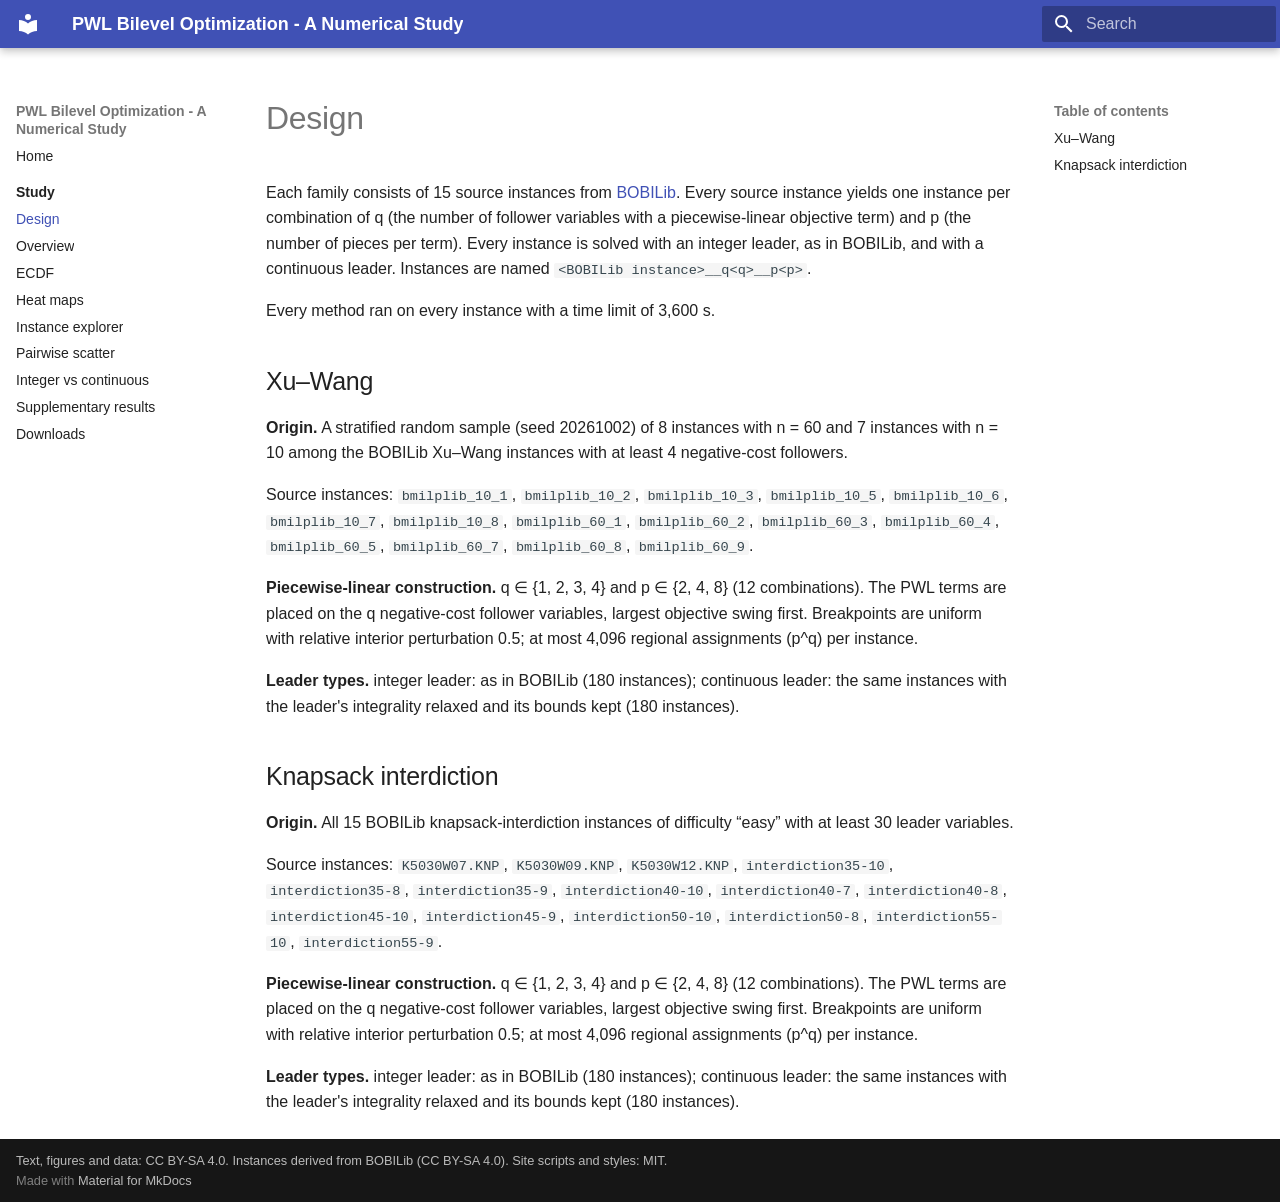
<file: site/study/design.html>
<!doctype html>
<html lang="en" class="no-js">
  <head>
    
      <meta charset="utf-8">
      <meta name="viewport" content="width=device-width,initial-scale=1">
      
      
      
        <link rel="canonical" href="https://simstevens.github.io/pwl-bilevel-numerical-study/study/design.html">
      
      
        <link rel="prev" href="index.html">
      
      
        <link rel="next" href="overview.html">
      
      
        
      
      
      <link rel="icon" href="../assets/images/favicon.png">
      <meta name="generator" content="mkdocs-1.6.1, mkdocs-material-9.7.7">
    
    
      
        <title>Design - PWL Bilevel Optimization - A Numerical Study</title>
      
    
    
      <link rel="stylesheet" href="../assets/stylesheets/main.ec1eaa64.min.css">
      
      


    
    
      
    
    
      
    
    
      <link rel="stylesheet" href="../assets/vendor/katex/katex.min.css">
    
      <link rel="stylesheet" href="../assets/study.css">
    
    <script>__md_scope=new URL("..",location),__md_hash=e=>[...e].reduce(((e,_)=>(e<<5)-e+_.charCodeAt(0)),0),__md_get=(e,_=localStorage,t=__md_scope)=>JSON.parse(_.getItem(t.pathname+"."+e)),__md_set=(e,_,t=localStorage,a=__md_scope)=>{try{t.setItem(a.pathname+"."+e,JSON.stringify(_))}catch(e){}}</script>
    
      

    
    
  
  <meta name="robots" content="noindex, nofollow">

  </head>
  
  
    <body dir="ltr">
  
    
    <input class="md-toggle" data-md-toggle="drawer" type="checkbox" id="__drawer" autocomplete="off">
    <input class="md-toggle" data-md-toggle="search" type="checkbox" id="__search" autocomplete="off">
    <label class="md-overlay" for="__drawer"></label>
    <div data-md-component="skip">
      
        
        <a href="#design" class="md-skip">
          Skip to content
        </a>
      
    </div>
    <div data-md-component="announce">
      
    </div>
    
    
      

  

<header class="md-header md-header--shadow" data-md-component="header">
  <nav class="md-header__inner md-grid" aria-label="Header">
    <a href="../index.html" title="PWL Bilevel Optimization - A Numerical Study" class="md-header__button md-logo" aria-label="PWL Bilevel Optimization - A Numerical Study" data-md-component="logo">
      
  
  <svg xmlns="http://www.w3.org/2000/svg" viewBox="0 0 24 24"><path d="M12 8a3 3 0 0 0 3-3 3 3 0 0 0-3-3 3 3 0 0 0-3 3 3 3 0 0 0 3 3m0 3.54C9.64 9.35 6.5 8 3 8v11c3.5 0 6.64 1.35 9 3.54 2.36-2.19 5.5-3.54 9-3.54V8c-3.5 0-6.64 1.35-9 3.54"/></svg>

    </a>
    <label class="md-header__button md-icon" for="__drawer">
      
      <svg xmlns="http://www.w3.org/2000/svg" viewBox="0 0 24 24"><path d="M3 6h18v2H3zm0 5h18v2H3zm0 5h18v2H3z"/></svg>
    </label>
    <div class="md-header__title" data-md-component="header-title">
      <div class="md-header__ellipsis">
        <div class="md-header__topic">
          <span class="md-ellipsis">
            PWL Bilevel Optimization - A Numerical Study
          </span>
        </div>
        <div class="md-header__topic" data-md-component="header-topic">
          <span class="md-ellipsis">
            
              Design
            
          </span>
        </div>
      </div>
    </div>
    
    
      <script>var palette=__md_get("__palette");if(palette&&palette.color){if("(prefers-color-scheme)"===palette.color.media){var media=matchMedia("(prefers-color-scheme: light)"),input=document.querySelector(media.matches?"[data-md-color-media='(prefers-color-scheme: light)']":"[data-md-color-media='(prefers-color-scheme: dark)']");palette.color.media=input.getAttribute("data-md-color-media"),palette.color.scheme=input.getAttribute("data-md-color-scheme"),palette.color.primary=input.getAttribute("data-md-color-primary"),palette.color.accent=input.getAttribute("data-md-color-accent")}for(var[key,value]of Object.entries(palette.color))document.body.setAttribute("data-md-color-"+key,value)}</script>
    
    
    
      
      
        <label class="md-header__button md-icon" for="__search">
          
          <svg xmlns="http://www.w3.org/2000/svg" viewBox="0 0 24 24"><path d="M9.5 3A6.5 6.5 0 0 1 16 9.5c0 1.61-.59 3.09-1.56 4.23l.27.27h.79l5 5-1.5 1.5-5-5v-.79l-.27-.27A6.52 6.52 0 0 1 9.5 16 6.5 6.5 0 0 1 3 9.5 6.5 6.5 0 0 1 9.5 3m0 2C7 5 5 7 5 9.5S7 14 9.5 14 14 12 14 9.5 12 5 9.5 5"/></svg>
        </label>
        <div class="md-search" data-md-component="search" role="dialog">
  <label class="md-search__overlay" for="__search"></label>
  <div class="md-search__inner" role="search">
    <form class="md-search__form" name="search">
      <input type="text" class="md-search__input" name="query" aria-label="Search" placeholder="Search" autocapitalize="off" autocorrect="off" autocomplete="off" spellcheck="false" data-md-component="search-query" required>
      <label class="md-search__icon md-icon" for="__search">
        
        <svg xmlns="http://www.w3.org/2000/svg" viewBox="0 0 24 24"><path d="M9.5 3A6.5 6.5 0 0 1 16 9.5c0 1.61-.59 3.09-1.56 4.23l.27.27h.79l5 5-1.5 1.5-5-5v-.79l-.27-.27A6.52 6.52 0 0 1 9.5 16 6.5 6.5 0 0 1 3 9.5 6.5 6.5 0 0 1 9.5 3m0 2C7 5 5 7 5 9.5S7 14 9.5 14 14 12 14 9.5 12 5 9.5 5"/></svg>
        
        <svg xmlns="http://www.w3.org/2000/svg" viewBox="0 0 24 24"><path d="M20 11v2H8l5.5 5.5-1.42 1.42L4.16 12l7.92-7.92L13.5 5.5 8 11z"/></svg>
      </label>
      <nav class="md-search__options" aria-label="Search">
        
        <button type="reset" class="md-search__icon md-icon" title="Clear" aria-label="Clear" tabindex="-1">
          
          <svg xmlns="http://www.w3.org/2000/svg" viewBox="0 0 24 24"><path d="M19 6.41 17.59 5 12 10.59 6.41 5 5 6.41 10.59 12 5 17.59 6.41 19 12 13.41 17.59 19 19 17.59 13.41 12z"/></svg>
        </button>
      </nav>
      
    </form>
    <div class="md-search__output">
      <div class="md-search__scrollwrap" tabindex="0" data-md-scrollfix>
        <div class="md-search-result" data-md-component="search-result">
          <div class="md-search-result__meta">
            Initializing search
          </div>
          <ol class="md-search-result__list" role="presentation"></ol>
        </div>
      </div>
    </div>
  </div>
</div>
      
    
    
  </nav>
  
</header>
    
    <div class="md-container" data-md-component="container">
      
      
        
          
        
      
      <main class="md-main" data-md-component="main">
        <div class="md-main__inner md-grid">
          
            
              
              <div class="md-sidebar md-sidebar--primary" data-md-component="sidebar" data-md-type="navigation" >
                <div class="md-sidebar__scrollwrap">
                  <div class="md-sidebar__inner">
                    



<nav class="md-nav md-nav--primary" aria-label="Navigation" data-md-level="0">
  <label class="md-nav__title" for="__drawer">
    <a href="../index.html" title="PWL Bilevel Optimization - A Numerical Study" class="md-nav__button md-logo" aria-label="PWL Bilevel Optimization - A Numerical Study" data-md-component="logo">
      
  
  <svg xmlns="http://www.w3.org/2000/svg" viewBox="0 0 24 24"><path d="M12 8a3 3 0 0 0 3-3 3 3 0 0 0-3-3 3 3 0 0 0-3 3 3 3 0 0 0 3 3m0 3.54C9.64 9.35 6.5 8 3 8v11c3.5 0 6.64 1.35 9 3.54 2.36-2.19 5.5-3.54 9-3.54V8c-3.5 0-6.64 1.35-9 3.54"/></svg>

    </a>
    PWL Bilevel Optimization - A Numerical Study
  </label>
  
  <ul class="md-nav__list" data-md-scrollfix>
    
      
      
  
  
  
  
    <li class="md-nav__item">
      <a href="../index.html" class="md-nav__link">
        
  
  
  <span class="md-ellipsis">
    
  
    Home
  

    
  </span>
  
  

      </a>
    </li>
  

    
      
      
  
  
    
  
  
  
    
    
      
        
          
        
      
        
      
        
      
        
      
        
      
        
      
        
      
        
      
        
      
        
      
    
    
    
      
        
        
      
    
    
    <li class="md-nav__item md-nav__item--active md-nav__item--section md-nav__item--nested">
      
        
        
        <input class="md-nav__toggle md-toggle " type="checkbox" id="__nav_2" checked>
        
          
          <div class="md-nav__link md-nav__container">
            <a href="index.html" class="md-nav__link ">
              
  
  
  <span class="md-ellipsis">
    
  
    Study
  

    
  </span>
  
  

            </a>
            
              
              <label class="md-nav__link " for="__nav_2" id="__nav_2_label" tabindex="">
                <span class="md-nav__icon md-icon"></span>
              </label>
            
          </div>
        
        <nav class="md-nav" data-md-level="1" aria-labelledby="__nav_2_label" aria-expanded="true">
          <label class="md-nav__title" for="__nav_2">
            <span class="md-nav__icon md-icon"></span>
            
  
    Study
  

          </label>
          <ul class="md-nav__list" data-md-scrollfix>
            
              
            
              
                
  
  
    
  
  
  
    <li class="md-nav__item md-nav__item--active">
      
      <input class="md-nav__toggle md-toggle" type="checkbox" id="__toc">
      
      
        
      
      
        <label class="md-nav__link md-nav__link--active" for="__toc">
          
  
  
  <span class="md-ellipsis">
    
  
    Design
  

    
  </span>
  
  

          <span class="md-nav__icon md-icon"></span>
        </label>
      
      <a href="design.html" class="md-nav__link md-nav__link--active">
        
  
  
  <span class="md-ellipsis">
    
  
    Design
  

    
  </span>
  
  

      </a>
      
        

<nav class="md-nav md-nav--secondary" aria-label="Table of contents">
  
  
  
    
  
  
    <label class="md-nav__title" for="__toc">
      <span class="md-nav__icon md-icon"></span>
      Table of contents
    </label>
    <ul class="md-nav__list" data-md-component="toc" data-md-scrollfix>
      
        <li class="md-nav__item">
  <a href="#xuwang" class="md-nav__link">
    <span class="md-ellipsis">
      
        Xu–Wang
      
    </span>
  </a>
  
</li>
      
        <li class="md-nav__item">
  <a href="#knapsack-interdiction" class="md-nav__link">
    <span class="md-ellipsis">
      
        Knapsack interdiction
      
    </span>
  </a>
  
</li>
      
    </ul>
  
</nav>
      
    </li>
  

              
            
              
                
  
  
  
  
    <li class="md-nav__item">
      <a href="overview.html" class="md-nav__link">
        
  
  
  <span class="md-ellipsis">
    
  
    Overview
  

    
  </span>
  
  

      </a>
    </li>
  

              
            
              
                
  
  
  
  
    <li class="md-nav__item">
      <a href="ecdf.html" class="md-nav__link">
        
  
  
  <span class="md-ellipsis">
    
  
    ECDF
  

    
  </span>
  
  

      </a>
    </li>
  

              
            
              
                
  
  
  
  
    <li class="md-nav__item">
      <a href="heatmaps.html" class="md-nav__link">
        
  
  
  <span class="md-ellipsis">
    
  
    Heat maps
  

    
  </span>
  
  

      </a>
    </li>
  

              
            
              
                
  
  
  
  
    <li class="md-nav__item">
      <a href="explorer.html" class="md-nav__link">
        
  
  
  <span class="md-ellipsis">
    
  
    Instance explorer
  

    
  </span>
  
  

      </a>
    </li>
  

              
            
              
                
  
  
  
  
    <li class="md-nav__item">
      <a href="scatter.html" class="md-nav__link">
        
  
  
  <span class="md-ellipsis">
    
  
    Pairwise scatter
  

    
  </span>
  
  

      </a>
    </li>
  

              
            
              
                
  
  
  
  
    <li class="md-nav__item">
      <a href="integer-vs-continuous.html" class="md-nav__link">
        
  
  
  <span class="md-ellipsis">
    
  
    Integer vs continuous
  

    
  </span>
  
  

      </a>
    </li>
  

              
            
              
                
  
  
  
  
    <li class="md-nav__item">
      <a href="supplementary-results.html" class="md-nav__link">
        
  
  
  <span class="md-ellipsis">
    
  
    Supplementary results
  

    
  </span>
  
  

      </a>
    </li>
  

              
            
              
                
  
  
  
  
    <li class="md-nav__item">
      <a href="downloads.html" class="md-nav__link">
        
  
  
  <span class="md-ellipsis">
    
  
    Downloads
  

    
  </span>
  
  

      </a>
    </li>
  

              
            
          </ul>
        </nav>
      
    </li>
  

    
  </ul>
</nav>
                  </div>
                </div>
              </div>
            
            
              
              <div class="md-sidebar md-sidebar--secondary" data-md-component="sidebar" data-md-type="toc" >
                <div class="md-sidebar__scrollwrap">
                  <div class="md-sidebar__inner">
                    

<nav class="md-nav md-nav--secondary" aria-label="Table of contents">
  
  
  
    
  
  
    <label class="md-nav__title" for="__toc">
      <span class="md-nav__icon md-icon"></span>
      Table of contents
    </label>
    <ul class="md-nav__list" data-md-component="toc" data-md-scrollfix>
      
        <li class="md-nav__item">
  <a href="#xuwang" class="md-nav__link">
    <span class="md-ellipsis">
      
        Xu–Wang
      
    </span>
  </a>
  
</li>
      
        <li class="md-nav__item">
  <a href="#knapsack-interdiction" class="md-nav__link">
    <span class="md-ellipsis">
      
        Knapsack interdiction
      
    </span>
  </a>
  
</li>
      
    </ul>
  
</nav>
                  </div>
                </div>
              </div>
            
          
          
            <div class="md-content" data-md-component="content">
              
              <article class="md-content__inner md-typeset">
                
                  



<h1 id="design">Design<a class="headerlink" href="#design" title="Permanent link">&para;</a></h1>
<p>Each family consists of 15 source instances from <a href="https://bobilib.org">BOBILib</a>. Every
source instance yields one instance per combination of q (the number of follower
variables with a piecewise-linear objective term) and p (the number of pieces per
term). Every instance is solved with an integer leader, as in BOBILib, and with a
continuous leader. Instances are named <code>&lt;BOBILib instance&gt;__q&lt;q&gt;__p&lt;p&gt;</code>.</p>
<p>Every method ran on every instance with a time limit of 3,600 s.</p>
<h2 id="xuwang">Xu–Wang<a class="headerlink" href="#xuwang" title="Permanent link">&para;</a></h2>
<p><strong>Origin.</strong> A stratified random sample (seed 20261002) of 8 instances with n = 60 and 7 instances with n = 10 among the BOBILib Xu–Wang instances with at least 4 negative-cost followers.</p>
<p>Source instances: <code>bmilplib_10_1</code>, <code>bmilplib_10_2</code>, <code>bmilplib_10_3</code>, <code>bmilplib_10_5</code>, <code>bmilplib_10_6</code>, <code>bmilplib_10_7</code>, <code>bmilplib_10_8</code>, <code>bmilplib_60_1</code>, <code>bmilplib_60_2</code>, <code>bmilplib_60_3</code>, <code>bmilplib_60_4</code>, <code>bmilplib_60_5</code>, <code>bmilplib_60_7</code>, <code>bmilplib_60_8</code>, <code>bmilplib_60_9</code>.</p>
<p><strong>Piecewise-linear construction.</strong> q ∈ {1, 2, 3, 4} and p ∈ {2, 4, 8} (12 combinations). The PWL terms are placed on the q negative-cost follower variables, largest objective swing first. Breakpoints are uniform with relative interior perturbation 0.5; at most 4,096 regional assignments (p^q) per instance.</p>
<p><strong>Leader types.</strong> integer leader: as in BOBILib (180 instances); continuous leader: the same instances with the leader's integrality relaxed and its bounds kept (180 instances).</p>
<h2 id="knapsack-interdiction">Knapsack interdiction<a class="headerlink" href="#knapsack-interdiction" title="Permanent link">&para;</a></h2>
<p><strong>Origin.</strong> All 15 BOBILib knapsack-interdiction instances of difficulty “easy” with at least 30 leader variables.</p>
<p>Source instances: <code>K5030W07.KNP</code>, <code>K5030W09.KNP</code>, <code>K5030W12.KNP</code>, <code>interdiction35-10</code>, <code>interdiction35-8</code>, <code>interdiction35-9</code>, <code>interdiction40-10</code>, <code>interdiction40-7</code>, <code>interdiction40-8</code>, <code>interdiction45-10</code>, <code>interdiction45-9</code>, <code>interdiction50-10</code>, <code>interdiction50-8</code>, <code>interdiction55-10</code>, <code>interdiction55-9</code>.</p>
<p><strong>Piecewise-linear construction.</strong> q ∈ {1, 2, 3, 4} and p ∈ {2, 4, 8} (12 combinations). The PWL terms are placed on the q negative-cost follower variables, largest objective swing first. Breakpoints are uniform with relative interior perturbation 0.5; at most 4,096 regional assignments (p^q) per instance.</p>
<p><strong>Leader types.</strong> integer leader: as in BOBILib (180 instances); continuous leader: the same instances with the leader's integrality relaxed and its bounds kept (180 instances).</p>












                
              </article>
            </div>
          
          
<script>var target=document.getElementById(location.hash.slice(1));target&&target.name&&(target.checked=target.name.startsWith("__tabbed_"))</script>
        </div>
        
      </main>
      
        <footer class="md-footer">
  
  <div class="md-footer-meta md-typeset">
    <div class="md-footer-meta__inner md-grid">
      <div class="md-copyright">
  
    <div class="md-copyright__highlight">
      Text, figures and data: CC BY-SA 4.0. Instances derived from BOBILib (CC BY-SA 4.0). Site scripts and styles: MIT.
    </div>
  
  
    Made with
    <a href="https://squidfunk.github.io/mkdocs-material/" target="_blank" rel="noopener">
      Material for MkDocs
    </a>
  
</div>
      
    </div>
  </div>
</footer>
      
    </div>
    <div class="md-dialog" data-md-component="dialog">
      <div class="md-dialog__inner md-typeset"></div>
    </div>
    
    
    
      
      
      <script id="__config" type="application/json">{"annotate": null, "base": "..", "features": ["navigation.sections", "navigation.indexes", "content.code.copy", "search.highlight"], "search": "../assets/javascripts/workers/search.2c215733.min.js", "tags": null, "translations": {"clipboard.copied": "Copied to clipboard", "clipboard.copy": "Copy to clipboard", "search.result.more.one": "1 more on this page", "search.result.more.other": "# more on this page", "search.result.none": "No matching documents", "search.result.one": "1 matching document", "search.result.other": "# matching documents", "search.result.placeholder": "Type to start searching", "search.result.term.missing": "Missing", "select.version": "Select version"}, "version": null}</script>
    
    
      <script src="../assets/javascripts/bundle.d7400e89.min.js"></script>
      
        <script src="../assets/vendor/katex/katex.min.js"></script>
      
        <script src="../assets/vendor/katex/contrib/auto-render.min.js"></script>
      
        <script src="../assets/katex-init.js"></script>
      
        <script src="../assets/vendor/vega/vega.min.js"></script>
      
        <script src="../assets/vendor/vega/vega-lite.min.js"></script>
      
        <script src="../assets/vendor/vega/vega-embed.min.js"></script>
      
        <script src="../assets/study-base.js"></script>
      
        <script src="../assets/tikz-filter.js"></script>
      
        <script src="../assets/pdf-export.js"></script>
      
        <script src="../assets/study-charts.js"></script>
      
        <script src="../assets/explorer.js"></script>
      
    
  </body>
</html>
</file>
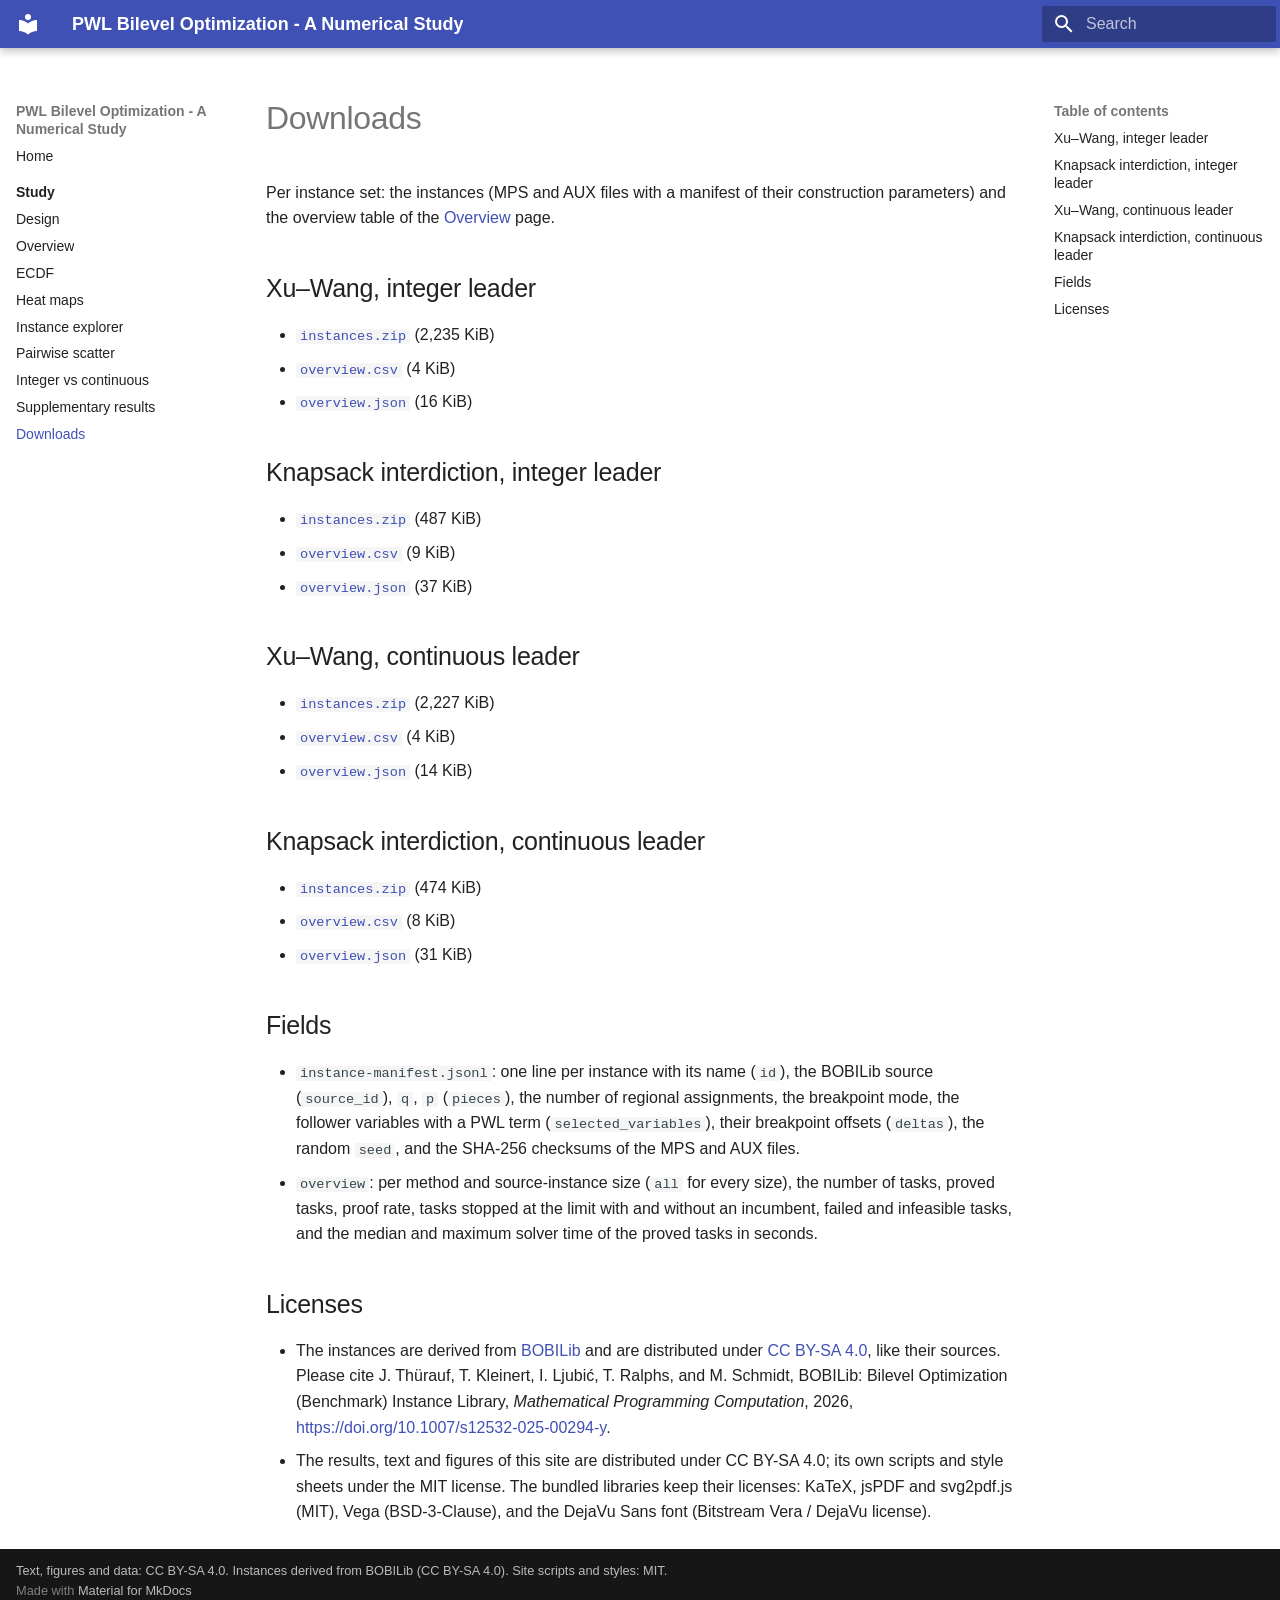
<file: site/study/downloads.html>
<!doctype html>
<html lang="en" class="no-js">
  <head>
    
      <meta charset="utf-8">
      <meta name="viewport" content="width=device-width,initial-scale=1">
      
      
      
        <link rel="canonical" href="https://simstevens.github.io/pwl-bilevel-numerical-study/study/downloads.html">
      
      
        <link rel="prev" href="supplementary-results.html">
      
      
      
        
      
      
      <link rel="icon" href="../assets/images/favicon.png">
      <meta name="generator" content="mkdocs-1.6.1, mkdocs-material-9.7.7">
    
    
      
        <title>Downloads - PWL Bilevel Optimization - A Numerical Study</title>
      
    
    
      <link rel="stylesheet" href="../assets/stylesheets/main.ec1eaa64.min.css">
      
      


    
    
      
    
    
      
    
    
      <link rel="stylesheet" href="../assets/vendor/katex/katex.min.css">
    
      <link rel="stylesheet" href="../assets/study.css">
    
    <script>__md_scope=new URL("..",location),__md_hash=e=>[...e].reduce(((e,_)=>(e<<5)-e+_.charCodeAt(0)),0),__md_get=(e,_=localStorage,t=__md_scope)=>JSON.parse(_.getItem(t.pathname+"."+e)),__md_set=(e,_,t=localStorage,a=__md_scope)=>{try{t.setItem(a.pathname+"."+e,JSON.stringify(_))}catch(e){}}</script>
    
      

    
    
  
  <meta name="robots" content="noindex, nofollow">

  </head>
  
  
    <body dir="ltr">
  
    
    <input class="md-toggle" data-md-toggle="drawer" type="checkbox" id="__drawer" autocomplete="off">
    <input class="md-toggle" data-md-toggle="search" type="checkbox" id="__search" autocomplete="off">
    <label class="md-overlay" for="__drawer"></label>
    <div data-md-component="skip">
      
        
        <a href="#downloads" class="md-skip">
          Skip to content
        </a>
      
    </div>
    <div data-md-component="announce">
      
    </div>
    
    
      

  

<header class="md-header md-header--shadow" data-md-component="header">
  <nav class="md-header__inner md-grid" aria-label="Header">
    <a href="../index.html" title="PWL Bilevel Optimization - A Numerical Study" class="md-header__button md-logo" aria-label="PWL Bilevel Optimization - A Numerical Study" data-md-component="logo">
      
  
  <svg xmlns="http://www.w3.org/2000/svg" viewBox="0 0 24 24"><path d="M12 8a3 3 0 0 0 3-3 3 3 0 0 0-3-3 3 3 0 0 0-3 3 3 3 0 0 0 3 3m0 3.54C9.64 9.35 6.5 8 3 8v11c3.5 0 6.64 1.35 9 3.54 2.36-2.19 5.5-3.54 9-3.54V8c-3.5 0-6.64 1.35-9 3.54"/></svg>

    </a>
    <label class="md-header__button md-icon" for="__drawer">
      
      <svg xmlns="http://www.w3.org/2000/svg" viewBox="0 0 24 24"><path d="M3 6h18v2H3zm0 5h18v2H3zm0 5h18v2H3z"/></svg>
    </label>
    <div class="md-header__title" data-md-component="header-title">
      <div class="md-header__ellipsis">
        <div class="md-header__topic">
          <span class="md-ellipsis">
            PWL Bilevel Optimization - A Numerical Study
          </span>
        </div>
        <div class="md-header__topic" data-md-component="header-topic">
          <span class="md-ellipsis">
            
              Downloads
            
          </span>
        </div>
      </div>
    </div>
    
    
      <script>var palette=__md_get("__palette");if(palette&&palette.color){if("(prefers-color-scheme)"===palette.color.media){var media=matchMedia("(prefers-color-scheme: light)"),input=document.querySelector(media.matches?"[data-md-color-media='(prefers-color-scheme: light)']":"[data-md-color-media='(prefers-color-scheme: dark)']");palette.color.media=input.getAttribute("data-md-color-media"),palette.color.scheme=input.getAttribute("data-md-color-scheme"),palette.color.primary=input.getAttribute("data-md-color-primary"),palette.color.accent=input.getAttribute("data-md-color-accent")}for(var[key,value]of Object.entries(palette.color))document.body.setAttribute("data-md-color-"+key,value)}</script>
    
    
    
      
      
        <label class="md-header__button md-icon" for="__search">
          
          <svg xmlns="http://www.w3.org/2000/svg" viewBox="0 0 24 24"><path d="M9.5 3A6.5 6.5 0 0 1 16 9.5c0 1.61-.59 3.09-1.56 4.23l.27.27h.79l5 5-1.5 1.5-5-5v-.79l-.27-.27A6.52 6.52 0 0 1 9.5 16 6.5 6.5 0 0 1 3 9.5 6.5 6.5 0 0 1 9.5 3m0 2C7 5 5 7 5 9.5S7 14 9.5 14 14 12 14 9.5 12 5 9.5 5"/></svg>
        </label>
        <div class="md-search" data-md-component="search" role="dialog">
  <label class="md-search__overlay" for="__search"></label>
  <div class="md-search__inner" role="search">
    <form class="md-search__form" name="search">
      <input type="text" class="md-search__input" name="query" aria-label="Search" placeholder="Search" autocapitalize="off" autocorrect="off" autocomplete="off" spellcheck="false" data-md-component="search-query" required>
      <label class="md-search__icon md-icon" for="__search">
        
        <svg xmlns="http://www.w3.org/2000/svg" viewBox="0 0 24 24"><path d="M9.5 3A6.5 6.5 0 0 1 16 9.5c0 1.61-.59 3.09-1.56 4.23l.27.27h.79l5 5-1.5 1.5-5-5v-.79l-.27-.27A6.52 6.52 0 0 1 9.5 16 6.5 6.5 0 0 1 3 9.5 6.5 6.5 0 0 1 9.5 3m0 2C7 5 5 7 5 9.5S7 14 9.5 14 14 12 14 9.5 12 5 9.5 5"/></svg>
        
        <svg xmlns="http://www.w3.org/2000/svg" viewBox="0 0 24 24"><path d="M20 11v2H8l5.5 5.5-1.42 1.42L4.16 12l7.92-7.92L13.5 5.5 8 11z"/></svg>
      </label>
      <nav class="md-search__options" aria-label="Search">
        
        <button type="reset" class="md-search__icon md-icon" title="Clear" aria-label="Clear" tabindex="-1">
          
          <svg xmlns="http://www.w3.org/2000/svg" viewBox="0 0 24 24"><path d="M19 6.41 17.59 5 12 10.59 6.41 5 5 6.41 10.59 12 5 17.59 6.41 19 12 13.41 17.59 19 19 17.59 13.41 12z"/></svg>
        </button>
      </nav>
      
    </form>
    <div class="md-search__output">
      <div class="md-search__scrollwrap" tabindex="0" data-md-scrollfix>
        <div class="md-search-result" data-md-component="search-result">
          <div class="md-search-result__meta">
            Initializing search
          </div>
          <ol class="md-search-result__list" role="presentation"></ol>
        </div>
      </div>
    </div>
  </div>
</div>
      
    
    
  </nav>
  
</header>
    
    <div class="md-container" data-md-component="container">
      
      
        
          
        
      
      <main class="md-main" data-md-component="main">
        <div class="md-main__inner md-grid">
          
            
              
              <div class="md-sidebar md-sidebar--primary" data-md-component="sidebar" data-md-type="navigation" >
                <div class="md-sidebar__scrollwrap">
                  <div class="md-sidebar__inner">
                    



<nav class="md-nav md-nav--primary" aria-label="Navigation" data-md-level="0">
  <label class="md-nav__title" for="__drawer">
    <a href="../index.html" title="PWL Bilevel Optimization - A Numerical Study" class="md-nav__button md-logo" aria-label="PWL Bilevel Optimization - A Numerical Study" data-md-component="logo">
      
  
  <svg xmlns="http://www.w3.org/2000/svg" viewBox="0 0 24 24"><path d="M12 8a3 3 0 0 0 3-3 3 3 0 0 0-3-3 3 3 0 0 0-3 3 3 3 0 0 0 3 3m0 3.54C9.64 9.35 6.5 8 3 8v11c3.5 0 6.64 1.35 9 3.54 2.36-2.19 5.5-3.54 9-3.54V8c-3.5 0-6.64 1.35-9 3.54"/></svg>

    </a>
    PWL Bilevel Optimization - A Numerical Study
  </label>
  
  <ul class="md-nav__list" data-md-scrollfix>
    
      
      
  
  
  
  
    <li class="md-nav__item">
      <a href="../index.html" class="md-nav__link">
        
  
  
  <span class="md-ellipsis">
    
  
    Home
  

    
  </span>
  
  

      </a>
    </li>
  

    
      
      
  
  
    
  
  
  
    
    
      
        
          
        
      
        
      
        
      
        
      
        
      
        
      
        
      
        
      
        
      
        
      
    
    
    
      
        
        
      
    
    
    <li class="md-nav__item md-nav__item--active md-nav__item--section md-nav__item--nested">
      
        
        
        <input class="md-nav__toggle md-toggle " type="checkbox" id="__nav_2" checked>
        
          
          <div class="md-nav__link md-nav__container">
            <a href="index.html" class="md-nav__link ">
              
  
  
  <span class="md-ellipsis">
    
  
    Study
  

    
  </span>
  
  

            </a>
            
              
              <label class="md-nav__link " for="__nav_2" id="__nav_2_label" tabindex="">
                <span class="md-nav__icon md-icon"></span>
              </label>
            
          </div>
        
        <nav class="md-nav" data-md-level="1" aria-labelledby="__nav_2_label" aria-expanded="true">
          <label class="md-nav__title" for="__nav_2">
            <span class="md-nav__icon md-icon"></span>
            
  
    Study
  

          </label>
          <ul class="md-nav__list" data-md-scrollfix>
            
              
            
              
                
  
  
  
  
    <li class="md-nav__item">
      <a href="design.html" class="md-nav__link">
        
  
  
  <span class="md-ellipsis">
    
  
    Design
  

    
  </span>
  
  

      </a>
    </li>
  

              
            
              
                
  
  
  
  
    <li class="md-nav__item">
      <a href="overview.html" class="md-nav__link">
        
  
  
  <span class="md-ellipsis">
    
  
    Overview
  

    
  </span>
  
  

      </a>
    </li>
  

              
            
              
                
  
  
  
  
    <li class="md-nav__item">
      <a href="ecdf.html" class="md-nav__link">
        
  
  
  <span class="md-ellipsis">
    
  
    ECDF
  

    
  </span>
  
  

      </a>
    </li>
  

              
            
              
                
  
  
  
  
    <li class="md-nav__item">
      <a href="heatmaps.html" class="md-nav__link">
        
  
  
  <span class="md-ellipsis">
    
  
    Heat maps
  

    
  </span>
  
  

      </a>
    </li>
  

              
            
              
                
  
  
  
  
    <li class="md-nav__item">
      <a href="explorer.html" class="md-nav__link">
        
  
  
  <span class="md-ellipsis">
    
  
    Instance explorer
  

    
  </span>
  
  

      </a>
    </li>
  

              
            
              
                
  
  
  
  
    <li class="md-nav__item">
      <a href="scatter.html" class="md-nav__link">
        
  
  
  <span class="md-ellipsis">
    
  
    Pairwise scatter
  

    
  </span>
  
  

      </a>
    </li>
  

              
            
              
                
  
  
  
  
    <li class="md-nav__item">
      <a href="integer-vs-continuous.html" class="md-nav__link">
        
  
  
  <span class="md-ellipsis">
    
  
    Integer vs continuous
  

    
  </span>
  
  

      </a>
    </li>
  

              
            
              
                
  
  
  
  
    <li class="md-nav__item">
      <a href="supplementary-results.html" class="md-nav__link">
        
  
  
  <span class="md-ellipsis">
    
  
    Supplementary results
  

    
  </span>
  
  

      </a>
    </li>
  

              
            
              
                
  
  
    
  
  
  
    <li class="md-nav__item md-nav__item--active">
      
      <input class="md-nav__toggle md-toggle" type="checkbox" id="__toc">
      
      
        
      
      
        <label class="md-nav__link md-nav__link--active" for="__toc">
          
  
  
  <span class="md-ellipsis">
    
  
    Downloads
  

    
  </span>
  
  

          <span class="md-nav__icon md-icon"></span>
        </label>
      
      <a href="downloads.html" class="md-nav__link md-nav__link--active">
        
  
  
  <span class="md-ellipsis">
    
  
    Downloads
  

    
  </span>
  
  

      </a>
      
        

<nav class="md-nav md-nav--secondary" aria-label="Table of contents">
  
  
  
    
  
  
    <label class="md-nav__title" for="__toc">
      <span class="md-nav__icon md-icon"></span>
      Table of contents
    </label>
    <ul class="md-nav__list" data-md-component="toc" data-md-scrollfix>
      
        <li class="md-nav__item">
  <a href="#xuwang-integer-leader" class="md-nav__link">
    <span class="md-ellipsis">
      
        Xu–Wang, integer leader
      
    </span>
  </a>
  
</li>
      
        <li class="md-nav__item">
  <a href="#knapsack-interdiction-integer-leader" class="md-nav__link">
    <span class="md-ellipsis">
      
        Knapsack interdiction, integer leader
      
    </span>
  </a>
  
</li>
      
        <li class="md-nav__item">
  <a href="#xuwang-continuous-leader" class="md-nav__link">
    <span class="md-ellipsis">
      
        Xu–Wang, continuous leader
      
    </span>
  </a>
  
</li>
      
        <li class="md-nav__item">
  <a href="#knapsack-interdiction-continuous-leader" class="md-nav__link">
    <span class="md-ellipsis">
      
        Knapsack interdiction, continuous leader
      
    </span>
  </a>
  
</li>
      
        <li class="md-nav__item">
  <a href="#fields" class="md-nav__link">
    <span class="md-ellipsis">
      
        Fields
      
    </span>
  </a>
  
</li>
      
        <li class="md-nav__item">
  <a href="#licenses" class="md-nav__link">
    <span class="md-ellipsis">
      
        Licenses
      
    </span>
  </a>
  
</li>
      
    </ul>
  
</nav>
      
    </li>
  

              
            
          </ul>
        </nav>
      
    </li>
  

    
  </ul>
</nav>
                  </div>
                </div>
              </div>
            
            
              
              <div class="md-sidebar md-sidebar--secondary" data-md-component="sidebar" data-md-type="toc" >
                <div class="md-sidebar__scrollwrap">
                  <div class="md-sidebar__inner">
                    

<nav class="md-nav md-nav--secondary" aria-label="Table of contents">
  
  
  
    
  
  
    <label class="md-nav__title" for="__toc">
      <span class="md-nav__icon md-icon"></span>
      Table of contents
    </label>
    <ul class="md-nav__list" data-md-component="toc" data-md-scrollfix>
      
        <li class="md-nav__item">
  <a href="#xuwang-integer-leader" class="md-nav__link">
    <span class="md-ellipsis">
      
        Xu–Wang, integer leader
      
    </span>
  </a>
  
</li>
      
        <li class="md-nav__item">
  <a href="#knapsack-interdiction-integer-leader" class="md-nav__link">
    <span class="md-ellipsis">
      
        Knapsack interdiction, integer leader
      
    </span>
  </a>
  
</li>
      
        <li class="md-nav__item">
  <a href="#xuwang-continuous-leader" class="md-nav__link">
    <span class="md-ellipsis">
      
        Xu–Wang, continuous leader
      
    </span>
  </a>
  
</li>
      
        <li class="md-nav__item">
  <a href="#knapsack-interdiction-continuous-leader" class="md-nav__link">
    <span class="md-ellipsis">
      
        Knapsack interdiction, continuous leader
      
    </span>
  </a>
  
</li>
      
        <li class="md-nav__item">
  <a href="#fields" class="md-nav__link">
    <span class="md-ellipsis">
      
        Fields
      
    </span>
  </a>
  
</li>
      
        <li class="md-nav__item">
  <a href="#licenses" class="md-nav__link">
    <span class="md-ellipsis">
      
        Licenses
      
    </span>
  </a>
  
</li>
      
    </ul>
  
</nav>
                  </div>
                </div>
              </div>
            
          
          
            <div class="md-content" data-md-component="content">
              
              <article class="md-content__inner md-typeset">
                
                  



<h1 id="downloads">Downloads<a class="headerlink" href="#downloads" title="Permanent link">&para;</a></h1>
<p>Per instance set: the instances (MPS and AUX files with a manifest of their
construction parameters) and the overview table of the <a href="overview.html">Overview</a> page.</p>
<h2 id="xuwang-integer-leader">Xu–Wang, integer leader<a class="headerlink" href="#xuwang-integer-leader" title="Permanent link">&para;</a></h2>
<ul>
<li><a href="downloads/xu-wang-integer/instances.zip"><code>instances.zip</code></a> (2,235 KiB)</li>
<li><a href="downloads/xu-wang-integer/overview.csv"><code>overview.csv</code></a> (4 KiB)</li>
<li><a href="downloads/xu-wang-integer/overview.json"><code>overview.json</code></a> (16 KiB)</li>
</ul>
<h2 id="knapsack-interdiction-integer-leader">Knapsack interdiction, integer leader<a class="headerlink" href="#knapsack-interdiction-integer-leader" title="Permanent link">&para;</a></h2>
<ul>
<li><a href="downloads/knapsack-interdiction-integer/instances.zip"><code>instances.zip</code></a> (487 KiB)</li>
<li><a href="downloads/knapsack-interdiction-integer/overview.csv"><code>overview.csv</code></a> (9 KiB)</li>
<li><a href="downloads/knapsack-interdiction-integer/overview.json"><code>overview.json</code></a> (37 KiB)</li>
</ul>
<h2 id="xuwang-continuous-leader">Xu–Wang, continuous leader<a class="headerlink" href="#xuwang-continuous-leader" title="Permanent link">&para;</a></h2>
<ul>
<li><a href="downloads/xu-wang-continuous/instances.zip"><code>instances.zip</code></a> (2,227 KiB)</li>
<li><a href="downloads/xu-wang-continuous/overview.csv"><code>overview.csv</code></a> (4 KiB)</li>
<li><a href="downloads/xu-wang-continuous/overview.json"><code>overview.json</code></a> (14 KiB)</li>
</ul>
<h2 id="knapsack-interdiction-continuous-leader">Knapsack interdiction, continuous leader<a class="headerlink" href="#knapsack-interdiction-continuous-leader" title="Permanent link">&para;</a></h2>
<ul>
<li><a href="downloads/knapsack-interdiction-continuous/instances.zip"><code>instances.zip</code></a> (474 KiB)</li>
<li><a href="downloads/knapsack-interdiction-continuous/overview.csv"><code>overview.csv</code></a> (8 KiB)</li>
<li><a href="downloads/knapsack-interdiction-continuous/overview.json"><code>overview.json</code></a> (31 KiB)</li>
</ul>
<h2 id="fields">Fields<a class="headerlink" href="#fields" title="Permanent link">&para;</a></h2>
<ul>
<li><code>instance-manifest.jsonl</code>: one line per instance with its name (<code>id</code>), the
  BOBILib source (<code>source_id</code>), <code>q</code>, <code>p</code> (<code>pieces</code>), the number of regional
  assignments, the breakpoint mode, the follower variables with a PWL term
  (<code>selected_variables</code>), their breakpoint offsets (<code>deltas</code>), the random <code>seed</code>, and
  the SHA-256 checksums of the MPS and AUX files.</li>
<li><code>overview</code>: per method and source-instance size (<code>all</code> for every size), the
  number of tasks, proved tasks, proof rate, tasks stopped at the limit with and
  without an incumbent, failed and infeasible tasks, and the median and maximum
  solver time of the proved tasks in seconds.</li>
</ul>
<h2 id="licenses">Licenses<a class="headerlink" href="#licenses" title="Permanent link">&para;</a></h2>
<ul>
<li>The instances are derived from <a href="https://bobilib.org">BOBILib</a> and are distributed
  under <a href="https://creativecommons.org/licenses/by-sa/4.0/">CC BY-SA 4.0</a>, like their
  sources. Please cite J. Thürauf, T. Kleinert, I. Ljubić, T. Ralphs, and
  M. Schmidt, BOBILib: Bilevel Optimization (Benchmark) Instance Library,
  <em>Mathematical Programming Computation</em>, 2026,
  <a href="https://doi.org/10.1007/s12532-025-00294-y">https://doi.org/10.1007/s12532-025-00294-y</a>.</li>
<li>The results, text and figures of this site are distributed under CC BY-SA 4.0;
  its own scripts and style sheets under the MIT license. The bundled libraries keep
  their licenses: KaTeX, jsPDF and svg2pdf.js (MIT), Vega (BSD-3-Clause), and the
  DejaVu Sans font (Bitstream Vera / DejaVu license).</li>
</ul>












                
              </article>
            </div>
          
          
<script>var target=document.getElementById(location.hash.slice(1));target&&target.name&&(target.checked=target.name.startsWith("__tabbed_"))</script>
        </div>
        
      </main>
      
        <footer class="md-footer">
  
  <div class="md-footer-meta md-typeset">
    <div class="md-footer-meta__inner md-grid">
      <div class="md-copyright">
  
    <div class="md-copyright__highlight">
      Text, figures and data: CC BY-SA 4.0. Instances derived from BOBILib (CC BY-SA 4.0). Site scripts and styles: MIT.
    </div>
  
  
    Made with
    <a href="https://squidfunk.github.io/mkdocs-material/" target="_blank" rel="noopener">
      Material for MkDocs
    </a>
  
</div>
      
    </div>
  </div>
</footer>
      
    </div>
    <div class="md-dialog" data-md-component="dialog">
      <div class="md-dialog__inner md-typeset"></div>
    </div>
    
    
    
      
      
      <script id="__config" type="application/json">{"annotate": null, "base": "..", "features": ["navigation.sections", "navigation.indexes", "content.code.copy", "search.highlight"], "search": "../assets/javascripts/workers/search.2c215733.min.js", "tags": null, "translations": {"clipboard.copied": "Copied to clipboard", "clipboard.copy": "Copy to clipboard", "search.result.more.one": "1 more on this page", "search.result.more.other": "# more on this page", "search.result.none": "No matching documents", "search.result.one": "1 matching document", "search.result.other": "# matching documents", "search.result.placeholder": "Type to start searching", "search.result.term.missing": "Missing", "select.version": "Select version"}, "version": null}</script>
    
    
      <script src="../assets/javascripts/bundle.d7400e89.min.js"></script>
      
        <script src="../assets/vendor/katex/katex.min.js"></script>
      
        <script src="../assets/vendor/katex/contrib/auto-render.min.js"></script>
      
        <script src="../assets/katex-init.js"></script>
      
        <script src="../assets/vendor/vega/vega.min.js"></script>
      
        <script src="../assets/vendor/vega/vega-lite.min.js"></script>
      
        <script src="../assets/vendor/vega/vega-embed.min.js"></script>
      
        <script src="../assets/study-base.js"></script>
      
        <script src="../assets/tikz-filter.js"></script>
      
        <script src="../assets/pdf-export.js"></script>
      
        <script src="../assets/study-charts.js"></script>
      
        <script src="../assets/explorer.js"></script>
      
    
  </body>
</html>
</file>
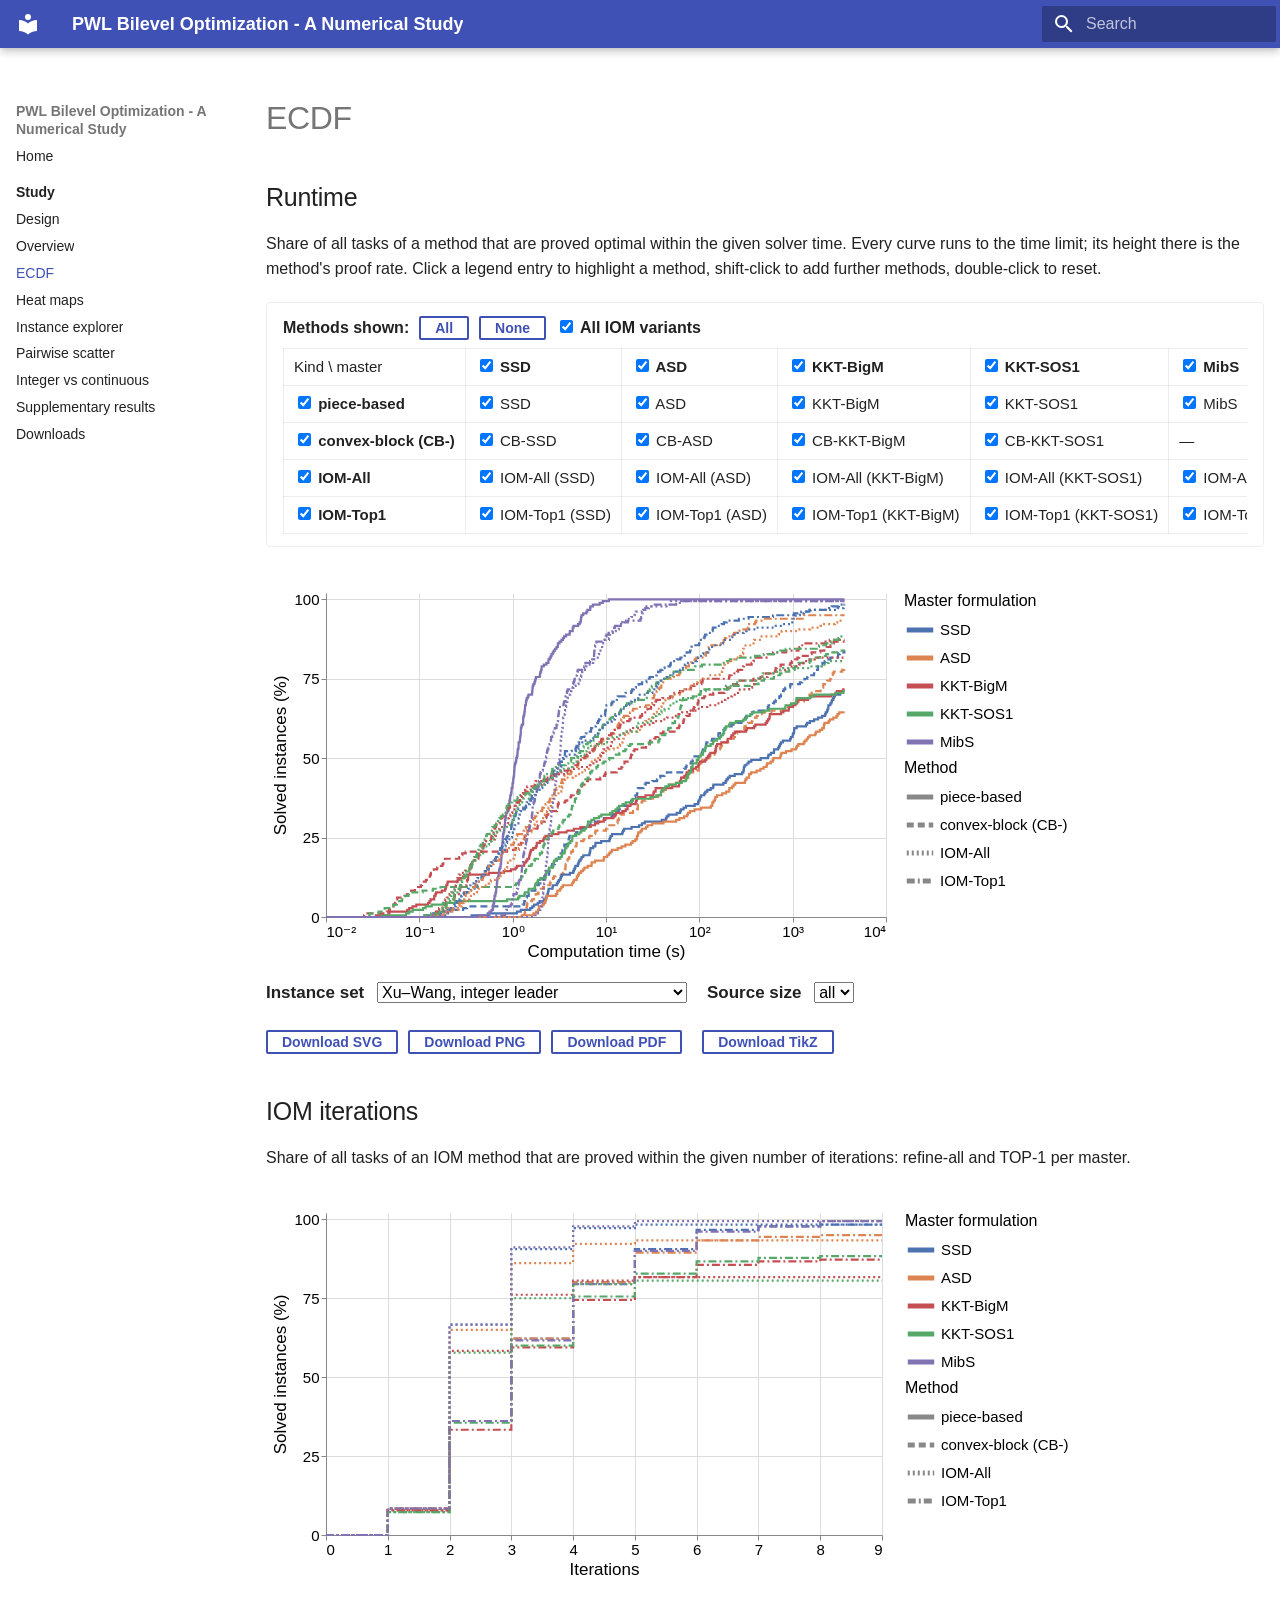
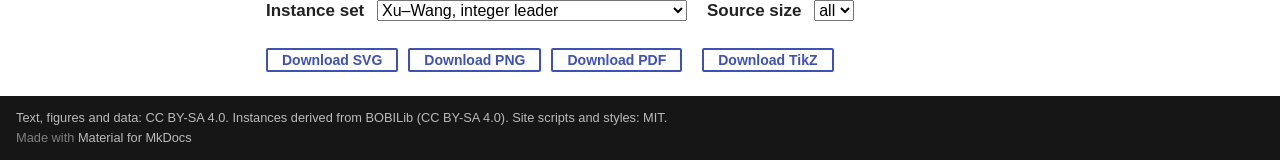
<file: site/study/ecdf.html>
<!doctype html>
<html lang="en" class="no-js">
  <head>
    
      <meta charset="utf-8">
      <meta name="viewport" content="width=device-width,initial-scale=1">
      
      
      
        <link rel="canonical" href="https://simstevens.github.io/pwl-bilevel-numerical-study/study/ecdf.html">
      
      
        <link rel="prev" href="overview.html">
      
      
        <link rel="next" href="heatmaps.html">
      
      
        
      
      
      <link rel="icon" href="../assets/images/favicon.png">
      <meta name="generator" content="mkdocs-1.6.1, mkdocs-material-9.7.7">
    
    
      
        <title>ECDF - PWL Bilevel Optimization - A Numerical Study</title>
      
    
    
      <link rel="stylesheet" href="../assets/stylesheets/main.ec1eaa64.min.css">
      
      


    
    
      
    
    
      
    
    
      <link rel="stylesheet" href="../assets/vendor/katex/katex.min.css">
    
      <link rel="stylesheet" href="../assets/study.css">
    
    <script>__md_scope=new URL("..",location),__md_hash=e=>[...e].reduce(((e,_)=>(e<<5)-e+_.charCodeAt(0)),0),__md_get=(e,_=localStorage,t=__md_scope)=>JSON.parse(_.getItem(t.pathname+"."+e)),__md_set=(e,_,t=localStorage,a=__md_scope)=>{try{t.setItem(a.pathname+"."+e,JSON.stringify(_))}catch(e){}}</script>
    
      

    
    
  
  <meta name="robots" content="noindex, nofollow">

  </head>
  
  
    <body dir="ltr">
  
    
    <input class="md-toggle" data-md-toggle="drawer" type="checkbox" id="__drawer" autocomplete="off">
    <input class="md-toggle" data-md-toggle="search" type="checkbox" id="__search" autocomplete="off">
    <label class="md-overlay" for="__drawer"></label>
    <div data-md-component="skip">
      
        
        <a href="#ecdf" class="md-skip">
          Skip to content
        </a>
      
    </div>
    <div data-md-component="announce">
      
    </div>
    
    
      

  

<header class="md-header md-header--shadow" data-md-component="header">
  <nav class="md-header__inner md-grid" aria-label="Header">
    <a href="../index.html" title="PWL Bilevel Optimization - A Numerical Study" class="md-header__button md-logo" aria-label="PWL Bilevel Optimization - A Numerical Study" data-md-component="logo">
      
  
  <svg xmlns="http://www.w3.org/2000/svg" viewBox="0 0 24 24"><path d="M12 8a3 3 0 0 0 3-3 3 3 0 0 0-3-3 3 3 0 0 0-3 3 3 3 0 0 0 3 3m0 3.54C9.64 9.35 6.5 8 3 8v11c3.5 0 6.64 1.35 9 3.54 2.36-2.19 5.5-3.54 9-3.54V8c-3.5 0-6.64 1.35-9 3.54"/></svg>

    </a>
    <label class="md-header__button md-icon" for="__drawer">
      
      <svg xmlns="http://www.w3.org/2000/svg" viewBox="0 0 24 24"><path d="M3 6h18v2H3zm0 5h18v2H3zm0 5h18v2H3z"/></svg>
    </label>
    <div class="md-header__title" data-md-component="header-title">
      <div class="md-header__ellipsis">
        <div class="md-header__topic">
          <span class="md-ellipsis">
            PWL Bilevel Optimization - A Numerical Study
          </span>
        </div>
        <div class="md-header__topic" data-md-component="header-topic">
          <span class="md-ellipsis">
            
              ECDF
            
          </span>
        </div>
      </div>
    </div>
    
    
      <script>var palette=__md_get("__palette");if(palette&&palette.color){if("(prefers-color-scheme)"===palette.color.media){var media=matchMedia("(prefers-color-scheme: light)"),input=document.querySelector(media.matches?"[data-md-color-media='(prefers-color-scheme: light)']":"[data-md-color-media='(prefers-color-scheme: dark)']");palette.color.media=input.getAttribute("data-md-color-media"),palette.color.scheme=input.getAttribute("data-md-color-scheme"),palette.color.primary=input.getAttribute("data-md-color-primary"),palette.color.accent=input.getAttribute("data-md-color-accent")}for(var[key,value]of Object.entries(palette.color))document.body.setAttribute("data-md-color-"+key,value)}</script>
    
    
    
      
      
        <label class="md-header__button md-icon" for="__search">
          
          <svg xmlns="http://www.w3.org/2000/svg" viewBox="0 0 24 24"><path d="M9.5 3A6.5 6.5 0 0 1 16 9.5c0 1.61-.59 3.09-1.56 4.23l.27.27h.79l5 5-1.5 1.5-5-5v-.79l-.27-.27A6.52 6.52 0 0 1 9.5 16 6.5 6.5 0 0 1 3 9.5 6.5 6.5 0 0 1 9.5 3m0 2C7 5 5 7 5 9.5S7 14 9.5 14 14 12 14 9.5 12 5 9.5 5"/></svg>
        </label>
        <div class="md-search" data-md-component="search" role="dialog">
  <label class="md-search__overlay" for="__search"></label>
  <div class="md-search__inner" role="search">
    <form class="md-search__form" name="search">
      <input type="text" class="md-search__input" name="query" aria-label="Search" placeholder="Search" autocapitalize="off" autocorrect="off" autocomplete="off" spellcheck="false" data-md-component="search-query" required>
      <label class="md-search__icon md-icon" for="__search">
        
        <svg xmlns="http://www.w3.org/2000/svg" viewBox="0 0 24 24"><path d="M9.5 3A6.5 6.5 0 0 1 16 9.5c0 1.61-.59 3.09-1.56 4.23l.27.27h.79l5 5-1.5 1.5-5-5v-.79l-.27-.27A6.52 6.52 0 0 1 9.5 16 6.5 6.5 0 0 1 3 9.5 6.5 6.5 0 0 1 9.5 3m0 2C7 5 5 7 5 9.5S7 14 9.5 14 14 12 14 9.5 12 5 9.5 5"/></svg>
        
        <svg xmlns="http://www.w3.org/2000/svg" viewBox="0 0 24 24"><path d="M20 11v2H8l5.5 5.5-1.42 1.42L4.16 12l7.92-7.92L13.5 5.5 8 11z"/></svg>
      </label>
      <nav class="md-search__options" aria-label="Search">
        
        <button type="reset" class="md-search__icon md-icon" title="Clear" aria-label="Clear" tabindex="-1">
          
          <svg xmlns="http://www.w3.org/2000/svg" viewBox="0 0 24 24"><path d="M19 6.41 17.59 5 12 10.59 6.41 5 5 6.41 10.59 12 5 17.59 6.41 19 12 13.41 17.59 19 19 17.59 13.41 12z"/></svg>
        </button>
      </nav>
      
    </form>
    <div class="md-search__output">
      <div class="md-search__scrollwrap" tabindex="0" data-md-scrollfix>
        <div class="md-search-result" data-md-component="search-result">
          <div class="md-search-result__meta">
            Initializing search
          </div>
          <ol class="md-search-result__list" role="presentation"></ol>
        </div>
      </div>
    </div>
  </div>
</div>
      
    
    
  </nav>
  
</header>
    
    <div class="md-container" data-md-component="container">
      
      
        
          
        
      
      <main class="md-main" data-md-component="main">
        <div class="md-main__inner md-grid">
          
            
              
                
              
              <div class="md-sidebar md-sidebar--primary" data-md-component="sidebar" data-md-type="navigation" >
                <div class="md-sidebar__scrollwrap">
                  <div class="md-sidebar__inner">
                    



<nav class="md-nav md-nav--primary" aria-label="Navigation" data-md-level="0">
  <label class="md-nav__title" for="__drawer">
    <a href="../index.html" title="PWL Bilevel Optimization - A Numerical Study" class="md-nav__button md-logo" aria-label="PWL Bilevel Optimization - A Numerical Study" data-md-component="logo">
      
  
  <svg xmlns="http://www.w3.org/2000/svg" viewBox="0 0 24 24"><path d="M12 8a3 3 0 0 0 3-3 3 3 0 0 0-3-3 3 3 0 0 0-3 3 3 3 0 0 0 3 3m0 3.54C9.64 9.35 6.5 8 3 8v11c3.5 0 6.64 1.35 9 3.54 2.36-2.19 5.5-3.54 9-3.54V8c-3.5 0-6.64 1.35-9 3.54"/></svg>

    </a>
    PWL Bilevel Optimization - A Numerical Study
  </label>
  
  <ul class="md-nav__list" data-md-scrollfix>
    
      
      
  
  
  
  
    <li class="md-nav__item">
      <a href="../index.html" class="md-nav__link">
        
  
  
  <span class="md-ellipsis">
    
  
    Home
  

    
  </span>
  
  

      </a>
    </li>
  

    
      
      
  
  
    
  
  
  
    
    
      
        
          
        
      
        
      
        
      
        
      
        
      
        
      
        
      
        
      
        
      
        
      
    
    
    
      
        
        
      
    
    
    <li class="md-nav__item md-nav__item--active md-nav__item--section md-nav__item--nested">
      
        
        
        <input class="md-nav__toggle md-toggle " type="checkbox" id="__nav_2" checked>
        
          
          <div class="md-nav__link md-nav__container">
            <a href="index.html" class="md-nav__link ">
              
  
  
  <span class="md-ellipsis">
    
  
    Study
  

    
  </span>
  
  

            </a>
            
              
              <label class="md-nav__link " for="__nav_2" id="__nav_2_label" tabindex="">
                <span class="md-nav__icon md-icon"></span>
              </label>
            
          </div>
        
        <nav class="md-nav" data-md-level="1" aria-labelledby="__nav_2_label" aria-expanded="true">
          <label class="md-nav__title" for="__nav_2">
            <span class="md-nav__icon md-icon"></span>
            
  
    Study
  

          </label>
          <ul class="md-nav__list" data-md-scrollfix>
            
              
            
              
                
  
  
  
  
    <li class="md-nav__item">
      <a href="design.html" class="md-nav__link">
        
  
  
  <span class="md-ellipsis">
    
  
    Design
  

    
  </span>
  
  

      </a>
    </li>
  

              
            
              
                
  
  
  
  
    <li class="md-nav__item">
      <a href="overview.html" class="md-nav__link">
        
  
  
  <span class="md-ellipsis">
    
  
    Overview
  

    
  </span>
  
  

      </a>
    </li>
  

              
            
              
                
  
  
    
  
  
  
    <li class="md-nav__item md-nav__item--active">
      
      <input class="md-nav__toggle md-toggle" type="checkbox" id="__toc">
      
      
        
      
      
        <label class="md-nav__link md-nav__link--active" for="__toc">
          
  
  
  <span class="md-ellipsis">
    
  
    ECDF
  

    
  </span>
  
  

          <span class="md-nav__icon md-icon"></span>
        </label>
      
      <a href="ecdf.html" class="md-nav__link md-nav__link--active">
        
  
  
  <span class="md-ellipsis">
    
  
    ECDF
  

    
  </span>
  
  

      </a>
      
        

<nav class="md-nav md-nav--secondary" aria-label="Table of contents">
  
  
  
    
  
  
    <label class="md-nav__title" for="__toc">
      <span class="md-nav__icon md-icon"></span>
      Table of contents
    </label>
    <ul class="md-nav__list" data-md-component="toc" data-md-scrollfix>
      
        <li class="md-nav__item">
  <a href="#runtime" class="md-nav__link">
    <span class="md-ellipsis">
      
        Runtime
      
    </span>
  </a>
  
</li>
      
        <li class="md-nav__item">
  <a href="#iom-iterations" class="md-nav__link">
    <span class="md-ellipsis">
      
        IOM iterations
      
    </span>
  </a>
  
</li>
      
    </ul>
  
</nav>
      
    </li>
  

              
            
              
                
  
  
  
  
    <li class="md-nav__item">
      <a href="heatmaps.html" class="md-nav__link">
        
  
  
  <span class="md-ellipsis">
    
  
    Heat maps
  

    
  </span>
  
  

      </a>
    </li>
  

              
            
              
                
  
  
  
  
    <li class="md-nav__item">
      <a href="explorer.html" class="md-nav__link">
        
  
  
  <span class="md-ellipsis">
    
  
    Instance explorer
  

    
  </span>
  
  

      </a>
    </li>
  

              
            
              
                
  
  
  
  
    <li class="md-nav__item">
      <a href="scatter.html" class="md-nav__link">
        
  
  
  <span class="md-ellipsis">
    
  
    Pairwise scatter
  

    
  </span>
  
  

      </a>
    </li>
  

              
            
              
                
  
  
  
  
    <li class="md-nav__item">
      <a href="integer-vs-continuous.html" class="md-nav__link">
        
  
  
  <span class="md-ellipsis">
    
  
    Integer vs continuous
  

    
  </span>
  
  

      </a>
    </li>
  

              
            
              
                
  
  
  
  
    <li class="md-nav__item">
      <a href="supplementary-results.html" class="md-nav__link">
        
  
  
  <span class="md-ellipsis">
    
  
    Supplementary results
  

    
  </span>
  
  

      </a>
    </li>
  

              
            
              
                
  
  
  
  
    <li class="md-nav__item">
      <a href="downloads.html" class="md-nav__link">
        
  
  
  <span class="md-ellipsis">
    
  
    Downloads
  

    
  </span>
  
  

      </a>
    </li>
  

              
            
          </ul>
        </nav>
      
    </li>
  

    
  </ul>
</nav>
                  </div>
                </div>
              </div>
            
            
              
                
              
              <div class="md-sidebar md-sidebar--secondary" data-md-component="sidebar" data-md-type="toc" hidden>
                <div class="md-sidebar__scrollwrap">
                  <div class="md-sidebar__inner">
                    

<nav class="md-nav md-nav--secondary" aria-label="Table of contents">
  
  
  
    
  
  
    <label class="md-nav__title" for="__toc">
      <span class="md-nav__icon md-icon"></span>
      Table of contents
    </label>
    <ul class="md-nav__list" data-md-component="toc" data-md-scrollfix>
      
        <li class="md-nav__item">
  <a href="#runtime" class="md-nav__link">
    <span class="md-ellipsis">
      
        Runtime
      
    </span>
  </a>
  
</li>
      
        <li class="md-nav__item">
  <a href="#iom-iterations" class="md-nav__link">
    <span class="md-ellipsis">
      
        IOM iterations
      
    </span>
  </a>
  
</li>
      
    </ul>
  
</nav>
                  </div>
                </div>
              </div>
            
          
          
            <div class="md-content" data-md-component="content">
              
              <article class="md-content__inner md-typeset">
                
                  
  




<h1 id="ecdf">ECDF<a class="headerlink" href="#ecdf" title="Permanent link">&para;</a></h1>
<h2 id="runtime">Runtime<a class="headerlink" href="#runtime" title="Permanent link">&para;</a></h2>
<p>Share of all tasks of a method that are proved optimal within the given
solver time. Every curve runs to the time limit; its height there is the
method's proof rate. Click a legend entry to highlight a method,
shift-click to add further methods, double-click to reset.</p>
<div class="study-method-panel" data-matrix='{"methods": [{"label": "SSD", "master": "SSD", "kind": "piece-based"}, {"label": "ASD", "master": "ASD", "kind": "piece-based"}, {"label": "KKT-BigM", "master": "KKT-BigM", "kind": "piece-based"}, {"label": "KKT-SOS1", "master": "KKT-SOS1", "kind": "piece-based"}, {"label": "CB-SSD", "master": "SSD", "kind": "convex-block (CB-)"}, {"label": "CB-ASD", "master": "ASD", "kind": "convex-block (CB-)"}, {"label": "CB-KKT-BigM", "master": "KKT-BigM", "kind": "convex-block (CB-)"}, {"label": "CB-KKT-SOS1", "master": "KKT-SOS1", "kind": "convex-block (CB-)"}, {"label": "MibS", "master": "MibS", "kind": "piece-based"}, {"label": "IOM-All (SSD)", "master": "SSD", "kind": "IOM-All"}, {"label": "IOM-All (ASD)", "master": "ASD", "kind": "IOM-All"}, {"label": "IOM-All (KKT-BigM)", "master": "KKT-BigM", "kind": "IOM-All"}, {"label": "IOM-All (KKT-SOS1)", "master": "KKT-SOS1", "kind": "IOM-All"}, {"label": "IOM-All (MibS)", "master": "MibS", "kind": "IOM-All"}, {"label": "IOM-Top1 (SSD)", "master": "SSD", "kind": "IOM-Top1"}, {"label": "IOM-Top1 (ASD)", "master": "ASD", "kind": "IOM-Top1"}, {"label": "IOM-Top1 (KKT-BigM)", "master": "KKT-BigM", "kind": "IOM-Top1"}, {"label": "IOM-Top1 (KKT-SOS1)", "master": "KKT-SOS1", "kind": "IOM-Top1"}, {"label": "IOM-Top1 (MibS)", "master": "MibS", "kind": "IOM-Top1"}], "masters": [{"key": "SSD", "label": "SSD"}, {"key": "ASD", "label": "ASD"}, {"key": "KKT-BigM", "label": "KKT-BigM"}, {"key": "KKT-SOS1", "label": "KKT-SOS1"}, {"key": "MibS", "label": "MibS"}], "kinds": [{"key": "piece-based", "label": "piece-based", "oov": false}, {"key": "convex-block (CB-)", "label": "convex-block (CB-)", "oov": false}, {"key": "IOM-All", "label": "IOM-All", "oov": true}, {"key": "IOM-Top1", "label": "IOM-Top1", "oov": true}]}'></div>

<div class="study-chart" data-spec="{&quot;data&quot;: {&quot;url&quot;: &quot;data/ecdf_runtime.json&quot;, &quot;format&quot;: {&quot;type&quot;: &quot;json&quot;, &quot;property&quot;: &quot;records&quot;}}, &quot;params&quot;: [{&quot;name&quot;: &quot;instance_set&quot;, &quot;value&quot;: &quot;Xu\u2013Wang, integer leader&quot;, &quot;bind&quot;: {&quot;input&quot;: &quot;select&quot;, &quot;options&quot;: [&quot;Xu\u2013Wang, integer leader&quot;, &quot;Knapsack interdiction, integer leader&quot;, &quot;Xu\u2013Wang, continuous leader&quot;, &quot;Knapsack interdiction, continuous leader&quot;], &quot;name&quot;: &quot;Instance set &quot;}}, {&quot;name&quot;: &quot;source_size&quot;, &quot;value&quot;: &quot;all&quot;, &quot;bind&quot;: {&quot;input&quot;: &quot;select&quot;, &quot;options&quot;: [&quot;all&quot;, &quot;10&quot;, &quot;30&quot;, &quot;35&quot;, &quot;40&quot;, &quot;45&quot;, &quot;50&quot;, &quot;55&quot;, &quot;60&quot;], &quot;name&quot;: &quot;Source size &quot;}}, {&quot;name&quot;: &quot;shown_methods&quot;, &quot;value&quot;: [&quot;SSD&quot;, &quot;ASD&quot;, &quot;KKT-BigM&quot;, &quot;KKT-SOS1&quot;, &quot;CB-SSD&quot;, &quot;CB-ASD&quot;, &quot;CB-KKT-BigM&quot;, &quot;CB-KKT-SOS1&quot;, &quot;MibS&quot;, &quot;IOM-All (SSD)&quot;, &quot;IOM-All (ASD)&quot;, &quot;IOM-All (KKT-BigM)&quot;, &quot;IOM-All (KKT-SOS1)&quot;, &quot;IOM-All (MibS)&quot;, &quot;IOM-Top1 (SSD)&quot;, &quot;IOM-Top1 (ASD)&quot;, &quot;IOM-Top1 (KKT-BigM)&quot;, &quot;IOM-Top1 (KKT-SOS1)&quot;, &quot;IOM-Top1 (MibS)&quot;]}, {&quot;name&quot;: &quot;highlight_master&quot;, &quot;select&quot;: {&quot;type&quot;: &quot;point&quot;, &quot;fields&quot;: [&quot;matrix_master&quot;]}, &quot;bind&quot;: &quot;legend&quot;}, {&quot;name&quot;: &quot;highlight_kind&quot;, &quot;select&quot;: {&quot;type&quot;: &quot;point&quot;, &quot;fields&quot;: [&quot;matrix_kind&quot;]}, &quot;bind&quot;: &quot;legend&quot;}], &quot;transform&quot;: [{&quot;filter&quot;: &quot;datum.set === instance_set &amp;&amp; datum.size === source_size&quot;}, {&quot;filter&quot;: &quot;indexof(shown_methods, datum.method_label) &gt;= 0&quot;}], &quot;width&quot;: 760, &quot;height&quot;: 440, &quot;mark&quot;: {&quot;type&quot;: &quot;line&quot;, &quot;interpolate&quot;: &quot;step-after&quot;, &quot;strokeWidth&quot;: 2.2}, &quot;encoding&quot;: {&quot;x&quot;: {&quot;field&quot;: &quot;x&quot;, &quot;type&quot;: &quot;quantitative&quot;, &quot;scale&quot;: {&quot;type&quot;: &quot;log&quot;}, &quot;axis&quot;: {&quot;values&quot;: [0.01, 0.1, 1.0, 10.0, 100.0, 1000.0, 10000.0], &quot;labelExpr&quot;: &quot;&#x27;10&#x27; + replace(replace(replace(replace(replace(replace(replace(replace(replace(replace(replace((&#x27;&#x27; + round(log(datum.value) / LN10)), &#x27;-&#x27;, &#x27;\u207b&#x27;), &#x27;0&#x27;, &#x27;\u2070&#x27;), &#x27;1&#x27;, &#x27;\u00b9&#x27;), &#x27;2&#x27;, &#x27;\u00b2&#x27;), &#x27;3&#x27;, &#x27;\u00b3&#x27;), &#x27;4&#x27;, &#x27;\u2074&#x27;), &#x27;5&#x27;, &#x27;\u2075&#x27;), &#x27;6&#x27;, &#x27;\u2076&#x27;), &#x27;7&#x27;, &#x27;\u2077&#x27;), &#x27;8&#x27;, &#x27;\u2078&#x27;), &#x27;9&#x27;, &#x27;\u2079&#x27;)&quot;}, &quot;title&quot;: &quot;Computation time (s)&quot;}, &quot;y&quot;: {&quot;field&quot;: &quot;share&quot;, &quot;type&quot;: &quot;quantitative&quot;, &quot;title&quot;: &quot;Solved instances (%)&quot;, &quot;scale&quot;: {&quot;domain&quot;: [0, 1.02], &quot;nice&quot;: false}, &quot;axis&quot;: {&quot;values&quot;: [0, 0.25, 0.5, 0.75, 1.0], &quot;labelExpr&quot;: &quot;format(datum.value * 100, &#x27;d&#x27;)&quot;}}, &quot;color&quot;: {&quot;field&quot;: &quot;matrix_master&quot;, &quot;type&quot;: &quot;nominal&quot;, &quot;title&quot;: &quot;Master formulation&quot;, &quot;scale&quot;: {&quot;domain&quot;: [&quot;SSD&quot;, &quot;ASD&quot;, &quot;KKT-BigM&quot;, &quot;KKT-SOS1&quot;, &quot;MibS&quot;], &quot;range&quot;: [&quot;#4C72B0&quot;, &quot;#DD8452&quot;, &quot;#C44E52&quot;, &quot;#55A868&quot;, &quot;#8172B3&quot;]}, &quot;legend&quot;: {&quot;symbolType&quot;: &quot;stroke&quot;, &quot;symbolSize&quot;: 700, &quot;symbolStrokeWidth&quot;: 5, &quot;values&quot;: {&quot;expr&quot;: &quot;length(((indexof(shown_methods, \&quot;SSD\&quot;) &gt;= 0 || indexof(shown_methods, \&quot;CB-SSD\&quot;) &gt;= 0 || indexof(shown_methods, \&quot;IOM-All (SSD)\&quot;) &gt;= 0 || indexof(shown_methods, \&quot;IOM-Top1 (SSD)\&quot;) &gt;= 0) ? \&quot;SSD|\&quot; : &#x27;&#x27;) + ((indexof(shown_methods, \&quot;ASD\&quot;) &gt;= 0 || indexof(shown_methods, \&quot;CB-ASD\&quot;) &gt;= 0 || indexof(shown_methods, \&quot;IOM-All (ASD)\&quot;) &gt;= 0 || indexof(shown_methods, \&quot;IOM-Top1 (ASD)\&quot;) &gt;= 0) ? \&quot;ASD|\&quot; : &#x27;&#x27;) + ((indexof(shown_methods, \&quot;KKT-BigM\&quot;) &gt;= 0 || indexof(shown_methods, \&quot;CB-KKT-BigM\&quot;) &gt;= 0 || indexof(shown_methods, \&quot;IOM-All (KKT-BigM)\&quot;) &gt;= 0 || indexof(shown_methods, \&quot;IOM-Top1 (KKT-BigM)\&quot;) &gt;= 0) ? \&quot;KKT-BigM|\&quot; : &#x27;&#x27;) + ((indexof(shown_methods, \&quot;KKT-SOS1\&quot;) &gt;= 0 || indexof(shown_methods, \&quot;CB-KKT-SOS1\&quot;) &gt;= 0 || indexof(shown_methods, \&quot;IOM-All (KKT-SOS1)\&quot;) &gt;= 0 || indexof(shown_methods, \&quot;IOM-Top1 (KKT-SOS1)\&quot;) &gt;= 0) ? \&quot;KKT-SOS1|\&quot; : &#x27;&#x27;) + ((indexof(shown_methods, \&quot;MibS\&quot;) &gt;= 0 || indexof(shown_methods, \&quot;IOM-All (MibS)\&quot;) &gt;= 0 || indexof(shown_methods, \&quot;IOM-Top1 (MibS)\&quot;) &gt;= 0) ? \&quot;MibS|\&quot; : &#x27;&#x27;)) &gt; 0 ? split(slice(((indexof(shown_methods, \&quot;SSD\&quot;) &gt;= 0 || indexof(shown_methods, \&quot;CB-SSD\&quot;) &gt;= 0 || indexof(shown_methods, \&quot;IOM-All (SSD)\&quot;) &gt;= 0 || indexof(shown_methods, \&quot;IOM-Top1 (SSD)\&quot;) &gt;= 0) ? \&quot;SSD|\&quot; : &#x27;&#x27;) + ((indexof(shown_methods, \&quot;ASD\&quot;) &gt;= 0 || indexof(shown_methods, \&quot;CB-ASD\&quot;) &gt;= 0 || indexof(shown_methods, \&quot;IOM-All (ASD)\&quot;) &gt;= 0 || indexof(shown_methods, \&quot;IOM-Top1 (ASD)\&quot;) &gt;= 0) ? \&quot;ASD|\&quot; : &#x27;&#x27;) + ((indexof(shown_methods, \&quot;KKT-BigM\&quot;) &gt;= 0 || indexof(shown_methods, \&quot;CB-KKT-BigM\&quot;) &gt;= 0 || indexof(shown_methods, \&quot;IOM-All (KKT-BigM)\&quot;) &gt;= 0 || indexof(shown_methods, \&quot;IOM-Top1 (KKT-BigM)\&quot;) &gt;= 0) ? \&quot;KKT-BigM|\&quot; : &#x27;&#x27;) + ((indexof(shown_methods, \&quot;KKT-SOS1\&quot;) &gt;= 0 || indexof(shown_methods, \&quot;CB-KKT-SOS1\&quot;) &gt;= 0 || indexof(shown_methods, \&quot;IOM-All (KKT-SOS1)\&quot;) &gt;= 0 || indexof(shown_methods, \&quot;IOM-Top1 (KKT-SOS1)\&quot;) &gt;= 0) ? \&quot;KKT-SOS1|\&quot; : &#x27;&#x27;) + ((indexof(shown_methods, \&quot;MibS\&quot;) &gt;= 0 || indexof(shown_methods, \&quot;IOM-All (MibS)\&quot;) &gt;= 0 || indexof(shown_methods, \&quot;IOM-Top1 (MibS)\&quot;) &gt;= 0) ? \&quot;MibS|\&quot; : &#x27;&#x27;), 0, -1), \&quot;|\&quot;) : []&quot;}}}, &quot;strokeDash&quot;: {&quot;field&quot;: &quot;matrix_kind&quot;, &quot;type&quot;: &quot;nominal&quot;, &quot;title&quot;: &quot;Method&quot;, &quot;scale&quot;: {&quot;domain&quot;: [&quot;piece-based&quot;, &quot;convex-block (CB-)&quot;, &quot;IOM-All&quot;, &quot;IOM-Top1&quot;], &quot;range&quot;: [[1, 0], [7, 4], [2, 3], [8, 3, 2, 3]]}, &quot;legend&quot;: {&quot;symbolType&quot;: &quot;stroke&quot;, &quot;symbolSize&quot;: 700, &quot;symbolStrokeWidth&quot;: 5, &quot;values&quot;: {&quot;expr&quot;: &quot;length(((indexof(shown_methods, \&quot;SSD\&quot;) &gt;= 0 || indexof(shown_methods, \&quot;ASD\&quot;) &gt;= 0 || indexof(shown_methods, \&quot;KKT-BigM\&quot;) &gt;= 0 || indexof(shown_methods, \&quot;KKT-SOS1\&quot;) &gt;= 0 || indexof(shown_methods, \&quot;MibS\&quot;) &gt;= 0) ? \&quot;piece-based|\&quot; : &#x27;&#x27;) + ((indexof(shown_methods, \&quot;CB-SSD\&quot;) &gt;= 0 || indexof(shown_methods, \&quot;CB-ASD\&quot;) &gt;= 0 || indexof(shown_methods, \&quot;CB-KKT-BigM\&quot;) &gt;= 0 || indexof(shown_methods, \&quot;CB-KKT-SOS1\&quot;) &gt;= 0) ? \&quot;convex-block (CB-)|\&quot; : &#x27;&#x27;) + ((indexof(shown_methods, \&quot;IOM-All (SSD)\&quot;) &gt;= 0 || indexof(shown_methods, \&quot;IOM-All (ASD)\&quot;) &gt;= 0 || indexof(shown_methods, \&quot;IOM-All (KKT-BigM)\&quot;) &gt;= 0 || indexof(shown_methods, \&quot;IOM-All (KKT-SOS1)\&quot;) &gt;= 0 || indexof(shown_methods, \&quot;IOM-All (MibS)\&quot;) &gt;= 0) ? \&quot;IOM-All|\&quot; : &#x27;&#x27;) + ((indexof(shown_methods, \&quot;IOM-Top1 (SSD)\&quot;) &gt;= 0 || indexof(shown_methods, \&quot;IOM-Top1 (ASD)\&quot;) &gt;= 0 || indexof(shown_methods, \&quot;IOM-Top1 (KKT-BigM)\&quot;) &gt;= 0 || indexof(shown_methods, \&quot;IOM-Top1 (KKT-SOS1)\&quot;) &gt;= 0 || indexof(shown_methods, \&quot;IOM-Top1 (MibS)\&quot;) &gt;= 0) ? \&quot;IOM-Top1|\&quot; : &#x27;&#x27;)) &gt; 0 ? split(slice(((indexof(shown_methods, \&quot;SSD\&quot;) &gt;= 0 || indexof(shown_methods, \&quot;ASD\&quot;) &gt;= 0 || indexof(shown_methods, \&quot;KKT-BigM\&quot;) &gt;= 0 || indexof(shown_methods, \&quot;KKT-SOS1\&quot;) &gt;= 0 || indexof(shown_methods, \&quot;MibS\&quot;) &gt;= 0) ? \&quot;piece-based|\&quot; : &#x27;&#x27;) + ((indexof(shown_methods, \&quot;CB-SSD\&quot;) &gt;= 0 || indexof(shown_methods, \&quot;CB-ASD\&quot;) &gt;= 0 || indexof(shown_methods, \&quot;CB-KKT-BigM\&quot;) &gt;= 0 || indexof(shown_methods, \&quot;CB-KKT-SOS1\&quot;) &gt;= 0) ? \&quot;convex-block (CB-)|\&quot; : &#x27;&#x27;) + ((indexof(shown_methods, \&quot;IOM-All (SSD)\&quot;) &gt;= 0 || indexof(shown_methods, \&quot;IOM-All (ASD)\&quot;) &gt;= 0 || indexof(shown_methods, \&quot;IOM-All (KKT-BigM)\&quot;) &gt;= 0 || indexof(shown_methods, \&quot;IOM-All (KKT-SOS1)\&quot;) &gt;= 0 || indexof(shown_methods, \&quot;IOM-All (MibS)\&quot;) &gt;= 0) ? \&quot;IOM-All|\&quot; : &#x27;&#x27;) + ((indexof(shown_methods, \&quot;IOM-Top1 (SSD)\&quot;) &gt;= 0 || indexof(shown_methods, \&quot;IOM-Top1 (ASD)\&quot;) &gt;= 0 || indexof(shown_methods, \&quot;IOM-Top1 (KKT-BigM)\&quot;) &gt;= 0 || indexof(shown_methods, \&quot;IOM-Top1 (KKT-SOS1)\&quot;) &gt;= 0 || indexof(shown_methods, \&quot;IOM-Top1 (MibS)\&quot;) &gt;= 0) ? \&quot;IOM-Top1|\&quot; : &#x27;&#x27;), 0, -1), \&quot;|\&quot;) : []&quot;}}}, &quot;detail&quot;: {&quot;field&quot;: &quot;method_label&quot;, &quot;type&quot;: &quot;nominal&quot;}, &quot;opacity&quot;: {&quot;condition&quot;: {&quot;test&quot;: {&quot;and&quot;: [{&quot;param&quot;: &quot;highlight_master&quot;, &quot;empty&quot;: true}, {&quot;param&quot;: &quot;highlight_kind&quot;, &quot;empty&quot;: true}]}, &quot;value&quot;: 1}, &quot;value&quot;: 0.12}, &quot;order&quot;: {&quot;field&quot;: &quot;position&quot;, &quot;type&quot;: &quot;quantitative&quot;}, &quot;tooltip&quot;: [{&quot;field&quot;: &quot;method_label&quot;, &quot;title&quot;: &quot;method&quot;}, {&quot;field&quot;: &quot;x&quot;, &quot;title&quot;: &quot;Computation time (s)&quot;}, {&quot;field&quot;: &quot;share&quot;, &quot;format&quot;: &quot;.1%&quot;, &quot;title&quot;: &quot;share proved&quot;}, {&quot;field&quot;: &quot;instance_id&quot;, &quot;title&quot;: &quot;instance&quot;}]}, &quot;config&quot;: {&quot;font&quot;: &quot;-apple-system, BlinkMacSystemFont, Helvetica, Arial, sans-serif&quot;, &quot;axis&quot;: {&quot;labelFontSize&quot;: 15, &quot;titleFontSize&quot;: 17, &quot;titleFontWeight&quot;: &quot;normal&quot;}, &quot;legend&quot;: {&quot;labelFontSize&quot;: 15, &quot;titleFontSize&quot;: 16, &quot;titleFontWeight&quot;: &quot;normal&quot;, &quot;labelLimit&quot;: 450, &quot;titleLimit&quot;: 450, &quot;symbolSize&quot;: 150}, &quot;header&quot;: {&quot;labelFontSize&quot;: 17, &quot;titleFontSize&quot;: 17, &quot;titleFontWeight&quot;: &quot;normal&quot;}, &quot;title&quot;: {&quot;fontSize&quot;: 18, &quot;fontWeight&quot;: &quot;normal&quot;}, &quot;view&quot;: {&quot;stroke&quot;: null}}}" data-tikz-name="runtime_ecdf" data-grow="true" data-grow-scale="0.75"></div>

<h2 id="iom-iterations">IOM iterations<a class="headerlink" href="#iom-iterations" title="Permanent link">&para;</a></h2>
<p>Share of all tasks of an IOM method that are proved within the given
number of iterations: refine-all and TOP-1 per master.</p>
<div class="study-chart" data-spec="{&quot;data&quot;: {&quot;url&quot;: &quot;data/ecdf_iterations.json&quot;, &quot;format&quot;: {&quot;type&quot;: &quot;json&quot;, &quot;property&quot;: &quot;records&quot;}}, &quot;params&quot;: [{&quot;name&quot;: &quot;instance_set&quot;, &quot;value&quot;: &quot;Xu\u2013Wang, integer leader&quot;, &quot;bind&quot;: {&quot;input&quot;: &quot;select&quot;, &quot;options&quot;: [&quot;Xu\u2013Wang, integer leader&quot;, &quot;Knapsack interdiction, integer leader&quot;, &quot;Xu\u2013Wang, continuous leader&quot;, &quot;Knapsack interdiction, continuous leader&quot;], &quot;name&quot;: &quot;Instance set &quot;}}, {&quot;name&quot;: &quot;source_size&quot;, &quot;value&quot;: &quot;all&quot;, &quot;bind&quot;: {&quot;input&quot;: &quot;select&quot;, &quot;options&quot;: [&quot;all&quot;, &quot;10&quot;, &quot;30&quot;, &quot;35&quot;, &quot;40&quot;, &quot;45&quot;, &quot;50&quot;, &quot;55&quot;, &quot;60&quot;], &quot;name&quot;: &quot;Source size &quot;}}, {&quot;name&quot;: &quot;shown_methods&quot;, &quot;value&quot;: [&quot;SSD&quot;, &quot;ASD&quot;, &quot;KKT-BigM&quot;, &quot;KKT-SOS1&quot;, &quot;CB-SSD&quot;, &quot;CB-ASD&quot;, &quot;CB-KKT-BigM&quot;, &quot;CB-KKT-SOS1&quot;, &quot;MibS&quot;, &quot;IOM-All (SSD)&quot;, &quot;IOM-All (ASD)&quot;, &quot;IOM-All (KKT-BigM)&quot;, &quot;IOM-All (KKT-SOS1)&quot;, &quot;IOM-All (MibS)&quot;, &quot;IOM-Top1 (SSD)&quot;, &quot;IOM-Top1 (ASD)&quot;, &quot;IOM-Top1 (KKT-BigM)&quot;, &quot;IOM-Top1 (KKT-SOS1)&quot;, &quot;IOM-Top1 (MibS)&quot;]}, {&quot;name&quot;: &quot;highlight_master&quot;, &quot;select&quot;: {&quot;type&quot;: &quot;point&quot;, &quot;fields&quot;: [&quot;matrix_master&quot;]}, &quot;bind&quot;: &quot;legend&quot;}, {&quot;name&quot;: &quot;highlight_kind&quot;, &quot;select&quot;: {&quot;type&quot;: &quot;point&quot;, &quot;fields&quot;: [&quot;matrix_kind&quot;]}, &quot;bind&quot;: &quot;legend&quot;}], &quot;transform&quot;: [{&quot;filter&quot;: &quot;datum.set === instance_set &amp;&amp; datum.size === source_size&quot;}, {&quot;filter&quot;: &quot;indexof(shown_methods, datum.method_label) &gt;= 0&quot;}], &quot;width&quot;: 760, &quot;height&quot;: 440, &quot;mark&quot;: {&quot;type&quot;: &quot;line&quot;, &quot;interpolate&quot;: &quot;step-after&quot;, &quot;strokeWidth&quot;: 2.2}, &quot;encoding&quot;: {&quot;x&quot;: {&quot;field&quot;: &quot;x&quot;, &quot;type&quot;: &quot;quantitative&quot;, &quot;title&quot;: &quot;Iterations&quot;, &quot;axis&quot;: {&quot;tickMinStep&quot;: 1}}, &quot;y&quot;: {&quot;field&quot;: &quot;share&quot;, &quot;type&quot;: &quot;quantitative&quot;, &quot;title&quot;: &quot;Solved instances (%)&quot;, &quot;scale&quot;: {&quot;domain&quot;: [0, 1.02], &quot;nice&quot;: false}, &quot;axis&quot;: {&quot;values&quot;: [0, 0.25, 0.5, 0.75, 1.0], &quot;labelExpr&quot;: &quot;format(datum.value * 100, &#x27;d&#x27;)&quot;}}, &quot;color&quot;: {&quot;field&quot;: &quot;matrix_master&quot;, &quot;type&quot;: &quot;nominal&quot;, &quot;title&quot;: &quot;Master formulation&quot;, &quot;scale&quot;: {&quot;domain&quot;: [&quot;SSD&quot;, &quot;ASD&quot;, &quot;KKT-BigM&quot;, &quot;KKT-SOS1&quot;, &quot;MibS&quot;], &quot;range&quot;: [&quot;#4C72B0&quot;, &quot;#DD8452&quot;, &quot;#C44E52&quot;, &quot;#55A868&quot;, &quot;#8172B3&quot;]}, &quot;legend&quot;: {&quot;symbolType&quot;: &quot;stroke&quot;, &quot;symbolSize&quot;: 700, &quot;symbolStrokeWidth&quot;: 5, &quot;values&quot;: {&quot;expr&quot;: &quot;length(((indexof(shown_methods, \&quot;SSD\&quot;) &gt;= 0 || indexof(shown_methods, \&quot;CB-SSD\&quot;) &gt;= 0 || indexof(shown_methods, \&quot;IOM-All (SSD)\&quot;) &gt;= 0 || indexof(shown_methods, \&quot;IOM-Top1 (SSD)\&quot;) &gt;= 0) ? \&quot;SSD|\&quot; : &#x27;&#x27;) + ((indexof(shown_methods, \&quot;ASD\&quot;) &gt;= 0 || indexof(shown_methods, \&quot;CB-ASD\&quot;) &gt;= 0 || indexof(shown_methods, \&quot;IOM-All (ASD)\&quot;) &gt;= 0 || indexof(shown_methods, \&quot;IOM-Top1 (ASD)\&quot;) &gt;= 0) ? \&quot;ASD|\&quot; : &#x27;&#x27;) + ((indexof(shown_methods, \&quot;KKT-BigM\&quot;) &gt;= 0 || indexof(shown_methods, \&quot;CB-KKT-BigM\&quot;) &gt;= 0 || indexof(shown_methods, \&quot;IOM-All (KKT-BigM)\&quot;) &gt;= 0 || indexof(shown_methods, \&quot;IOM-Top1 (KKT-BigM)\&quot;) &gt;= 0) ? \&quot;KKT-BigM|\&quot; : &#x27;&#x27;) + ((indexof(shown_methods, \&quot;KKT-SOS1\&quot;) &gt;= 0 || indexof(shown_methods, \&quot;CB-KKT-SOS1\&quot;) &gt;= 0 || indexof(shown_methods, \&quot;IOM-All (KKT-SOS1)\&quot;) &gt;= 0 || indexof(shown_methods, \&quot;IOM-Top1 (KKT-SOS1)\&quot;) &gt;= 0) ? \&quot;KKT-SOS1|\&quot; : &#x27;&#x27;) + ((indexof(shown_methods, \&quot;MibS\&quot;) &gt;= 0 || indexof(shown_methods, \&quot;IOM-All (MibS)\&quot;) &gt;= 0 || indexof(shown_methods, \&quot;IOM-Top1 (MibS)\&quot;) &gt;= 0) ? \&quot;MibS|\&quot; : &#x27;&#x27;)) &gt; 0 ? split(slice(((indexof(shown_methods, \&quot;SSD\&quot;) &gt;= 0 || indexof(shown_methods, \&quot;CB-SSD\&quot;) &gt;= 0 || indexof(shown_methods, \&quot;IOM-All (SSD)\&quot;) &gt;= 0 || indexof(shown_methods, \&quot;IOM-Top1 (SSD)\&quot;) &gt;= 0) ? \&quot;SSD|\&quot; : &#x27;&#x27;) + ((indexof(shown_methods, \&quot;ASD\&quot;) &gt;= 0 || indexof(shown_methods, \&quot;CB-ASD\&quot;) &gt;= 0 || indexof(shown_methods, \&quot;IOM-All (ASD)\&quot;) &gt;= 0 || indexof(shown_methods, \&quot;IOM-Top1 (ASD)\&quot;) &gt;= 0) ? \&quot;ASD|\&quot; : &#x27;&#x27;) + ((indexof(shown_methods, \&quot;KKT-BigM\&quot;) &gt;= 0 || indexof(shown_methods, \&quot;CB-KKT-BigM\&quot;) &gt;= 0 || indexof(shown_methods, \&quot;IOM-All (KKT-BigM)\&quot;) &gt;= 0 || indexof(shown_methods, \&quot;IOM-Top1 (KKT-BigM)\&quot;) &gt;= 0) ? \&quot;KKT-BigM|\&quot; : &#x27;&#x27;) + ((indexof(shown_methods, \&quot;KKT-SOS1\&quot;) &gt;= 0 || indexof(shown_methods, \&quot;CB-KKT-SOS1\&quot;) &gt;= 0 || indexof(shown_methods, \&quot;IOM-All (KKT-SOS1)\&quot;) &gt;= 0 || indexof(shown_methods, \&quot;IOM-Top1 (KKT-SOS1)\&quot;) &gt;= 0) ? \&quot;KKT-SOS1|\&quot; : &#x27;&#x27;) + ((indexof(shown_methods, \&quot;MibS\&quot;) &gt;= 0 || indexof(shown_methods, \&quot;IOM-All (MibS)\&quot;) &gt;= 0 || indexof(shown_methods, \&quot;IOM-Top1 (MibS)\&quot;) &gt;= 0) ? \&quot;MibS|\&quot; : &#x27;&#x27;), 0, -1), \&quot;|\&quot;) : []&quot;}}}, &quot;strokeDash&quot;: {&quot;field&quot;: &quot;matrix_kind&quot;, &quot;type&quot;: &quot;nominal&quot;, &quot;title&quot;: &quot;Method&quot;, &quot;scale&quot;: {&quot;domain&quot;: [&quot;piece-based&quot;, &quot;convex-block (CB-)&quot;, &quot;IOM-All&quot;, &quot;IOM-Top1&quot;], &quot;range&quot;: [[1, 0], [7, 4], [2, 3], [8, 3, 2, 3]]}, &quot;legend&quot;: {&quot;symbolType&quot;: &quot;stroke&quot;, &quot;symbolSize&quot;: 700, &quot;symbolStrokeWidth&quot;: 5, &quot;values&quot;: {&quot;expr&quot;: &quot;length(((indexof(shown_methods, \&quot;SSD\&quot;) &gt;= 0 || indexof(shown_methods, \&quot;ASD\&quot;) &gt;= 0 || indexof(shown_methods, \&quot;KKT-BigM\&quot;) &gt;= 0 || indexof(shown_methods, \&quot;KKT-SOS1\&quot;) &gt;= 0 || indexof(shown_methods, \&quot;MibS\&quot;) &gt;= 0) ? \&quot;piece-based|\&quot; : &#x27;&#x27;) + ((indexof(shown_methods, \&quot;CB-SSD\&quot;) &gt;= 0 || indexof(shown_methods, \&quot;CB-ASD\&quot;) &gt;= 0 || indexof(shown_methods, \&quot;CB-KKT-BigM\&quot;) &gt;= 0 || indexof(shown_methods, \&quot;CB-KKT-SOS1\&quot;) &gt;= 0) ? \&quot;convex-block (CB-)|\&quot; : &#x27;&#x27;) + ((indexof(shown_methods, \&quot;IOM-All (SSD)\&quot;) &gt;= 0 || indexof(shown_methods, \&quot;IOM-All (ASD)\&quot;) &gt;= 0 || indexof(shown_methods, \&quot;IOM-All (KKT-BigM)\&quot;) &gt;= 0 || indexof(shown_methods, \&quot;IOM-All (KKT-SOS1)\&quot;) &gt;= 0 || indexof(shown_methods, \&quot;IOM-All (MibS)\&quot;) &gt;= 0) ? \&quot;IOM-All|\&quot; : &#x27;&#x27;) + ((indexof(shown_methods, \&quot;IOM-Top1 (SSD)\&quot;) &gt;= 0 || indexof(shown_methods, \&quot;IOM-Top1 (ASD)\&quot;) &gt;= 0 || indexof(shown_methods, \&quot;IOM-Top1 (KKT-BigM)\&quot;) &gt;= 0 || indexof(shown_methods, \&quot;IOM-Top1 (KKT-SOS1)\&quot;) &gt;= 0 || indexof(shown_methods, \&quot;IOM-Top1 (MibS)\&quot;) &gt;= 0) ? \&quot;IOM-Top1|\&quot; : &#x27;&#x27;)) &gt; 0 ? split(slice(((indexof(shown_methods, \&quot;SSD\&quot;) &gt;= 0 || indexof(shown_methods, \&quot;ASD\&quot;) &gt;= 0 || indexof(shown_methods, \&quot;KKT-BigM\&quot;) &gt;= 0 || indexof(shown_methods, \&quot;KKT-SOS1\&quot;) &gt;= 0 || indexof(shown_methods, \&quot;MibS\&quot;) &gt;= 0) ? \&quot;piece-based|\&quot; : &#x27;&#x27;) + ((indexof(shown_methods, \&quot;CB-SSD\&quot;) &gt;= 0 || indexof(shown_methods, \&quot;CB-ASD\&quot;) &gt;= 0 || indexof(shown_methods, \&quot;CB-KKT-BigM\&quot;) &gt;= 0 || indexof(shown_methods, \&quot;CB-KKT-SOS1\&quot;) &gt;= 0) ? \&quot;convex-block (CB-)|\&quot; : &#x27;&#x27;) + ((indexof(shown_methods, \&quot;IOM-All (SSD)\&quot;) &gt;= 0 || indexof(shown_methods, \&quot;IOM-All (ASD)\&quot;) &gt;= 0 || indexof(shown_methods, \&quot;IOM-All (KKT-BigM)\&quot;) &gt;= 0 || indexof(shown_methods, \&quot;IOM-All (KKT-SOS1)\&quot;) &gt;= 0 || indexof(shown_methods, \&quot;IOM-All (MibS)\&quot;) &gt;= 0) ? \&quot;IOM-All|\&quot; : &#x27;&#x27;) + ((indexof(shown_methods, \&quot;IOM-Top1 (SSD)\&quot;) &gt;= 0 || indexof(shown_methods, \&quot;IOM-Top1 (ASD)\&quot;) &gt;= 0 || indexof(shown_methods, \&quot;IOM-Top1 (KKT-BigM)\&quot;) &gt;= 0 || indexof(shown_methods, \&quot;IOM-Top1 (KKT-SOS1)\&quot;) &gt;= 0 || indexof(shown_methods, \&quot;IOM-Top1 (MibS)\&quot;) &gt;= 0) ? \&quot;IOM-Top1|\&quot; : &#x27;&#x27;), 0, -1), \&quot;|\&quot;) : []&quot;}}}, &quot;detail&quot;: {&quot;field&quot;: &quot;method_label&quot;, &quot;type&quot;: &quot;nominal&quot;}, &quot;opacity&quot;: {&quot;condition&quot;: {&quot;test&quot;: {&quot;and&quot;: [{&quot;param&quot;: &quot;highlight_master&quot;, &quot;empty&quot;: true}, {&quot;param&quot;: &quot;highlight_kind&quot;, &quot;empty&quot;: true}]}, &quot;value&quot;: 1}, &quot;value&quot;: 0.12}, &quot;order&quot;: {&quot;field&quot;: &quot;position&quot;, &quot;type&quot;: &quot;quantitative&quot;}, &quot;tooltip&quot;: [{&quot;field&quot;: &quot;method_label&quot;, &quot;title&quot;: &quot;method&quot;}, {&quot;field&quot;: &quot;x&quot;, &quot;title&quot;: &quot;Iterations&quot;}, {&quot;field&quot;: &quot;share&quot;, &quot;format&quot;: &quot;.1%&quot;, &quot;title&quot;: &quot;share proved&quot;}, {&quot;field&quot;: &quot;instance_id&quot;, &quot;title&quot;: &quot;instance&quot;}]}, &quot;config&quot;: {&quot;font&quot;: &quot;-apple-system, BlinkMacSystemFont, Helvetica, Arial, sans-serif&quot;, &quot;axis&quot;: {&quot;labelFontSize&quot;: 15, &quot;titleFontSize&quot;: 17, &quot;titleFontWeight&quot;: &quot;normal&quot;}, &quot;legend&quot;: {&quot;labelFontSize&quot;: 15, &quot;titleFontSize&quot;: 16, &quot;titleFontWeight&quot;: &quot;normal&quot;, &quot;labelLimit&quot;: 450, &quot;titleLimit&quot;: 450, &quot;symbolSize&quot;: 150}, &quot;header&quot;: {&quot;labelFontSize&quot;: 17, &quot;titleFontSize&quot;: 17, &quot;titleFontWeight&quot;: &quot;normal&quot;}, &quot;title&quot;: {&quot;fontSize&quot;: 18, &quot;fontWeight&quot;: &quot;normal&quot;}, &quot;view&quot;: {&quot;stroke&quot;: null}}}" data-tikz-name="iteration_ecdf" data-grow="true" data-grow-scale="0.75"></div>







  
  




  



                
              </article>
            </div>
          
          
<script>var target=document.getElementById(location.hash.slice(1));target&&target.name&&(target.checked=target.name.startsWith("__tabbed_"))</script>
        </div>
        
      </main>
      
        <footer class="md-footer">
  
  <div class="md-footer-meta md-typeset">
    <div class="md-footer-meta__inner md-grid">
      <div class="md-copyright">
  
    <div class="md-copyright__highlight">
      Text, figures and data: CC BY-SA 4.0. Instances derived from BOBILib (CC BY-SA 4.0). Site scripts and styles: MIT.
    </div>
  
  
    Made with
    <a href="https://squidfunk.github.io/mkdocs-material/" target="_blank" rel="noopener">
      Material for MkDocs
    </a>
  
</div>
      
    </div>
  </div>
</footer>
      
    </div>
    <div class="md-dialog" data-md-component="dialog">
      <div class="md-dialog__inner md-typeset"></div>
    </div>
    
    
    
      
      
      <script id="__config" type="application/json">{"annotate": null, "base": "..", "features": ["navigation.sections", "navigation.indexes", "content.code.copy", "search.highlight"], "search": "../assets/javascripts/workers/search.2c215733.min.js", "tags": null, "translations": {"clipboard.copied": "Copied to clipboard", "clipboard.copy": "Copy to clipboard", "search.result.more.one": "1 more on this page", "search.result.more.other": "# more on this page", "search.result.none": "No matching documents", "search.result.one": "1 matching document", "search.result.other": "# matching documents", "search.result.placeholder": "Type to start searching", "search.result.term.missing": "Missing", "select.version": "Select version"}, "version": null}</script>
    
    
      <script src="../assets/javascripts/bundle.d7400e89.min.js"></script>
      
        <script src="../assets/vendor/katex/katex.min.js"></script>
      
        <script src="../assets/vendor/katex/contrib/auto-render.min.js"></script>
      
        <script src="../assets/katex-init.js"></script>
      
        <script src="../assets/vendor/vega/vega.min.js"></script>
      
        <script src="../assets/vendor/vega/vega-lite.min.js"></script>
      
        <script src="../assets/vendor/vega/vega-embed.min.js"></script>
      
        <script src="../assets/study-base.js"></script>
      
        <script src="../assets/tikz-filter.js"></script>
      
        <script src="../assets/pdf-export.js"></script>
      
        <script src="../assets/study-charts.js"></script>
      
        <script src="../assets/explorer.js"></script>
      
    
  </body>
</html>
</file>
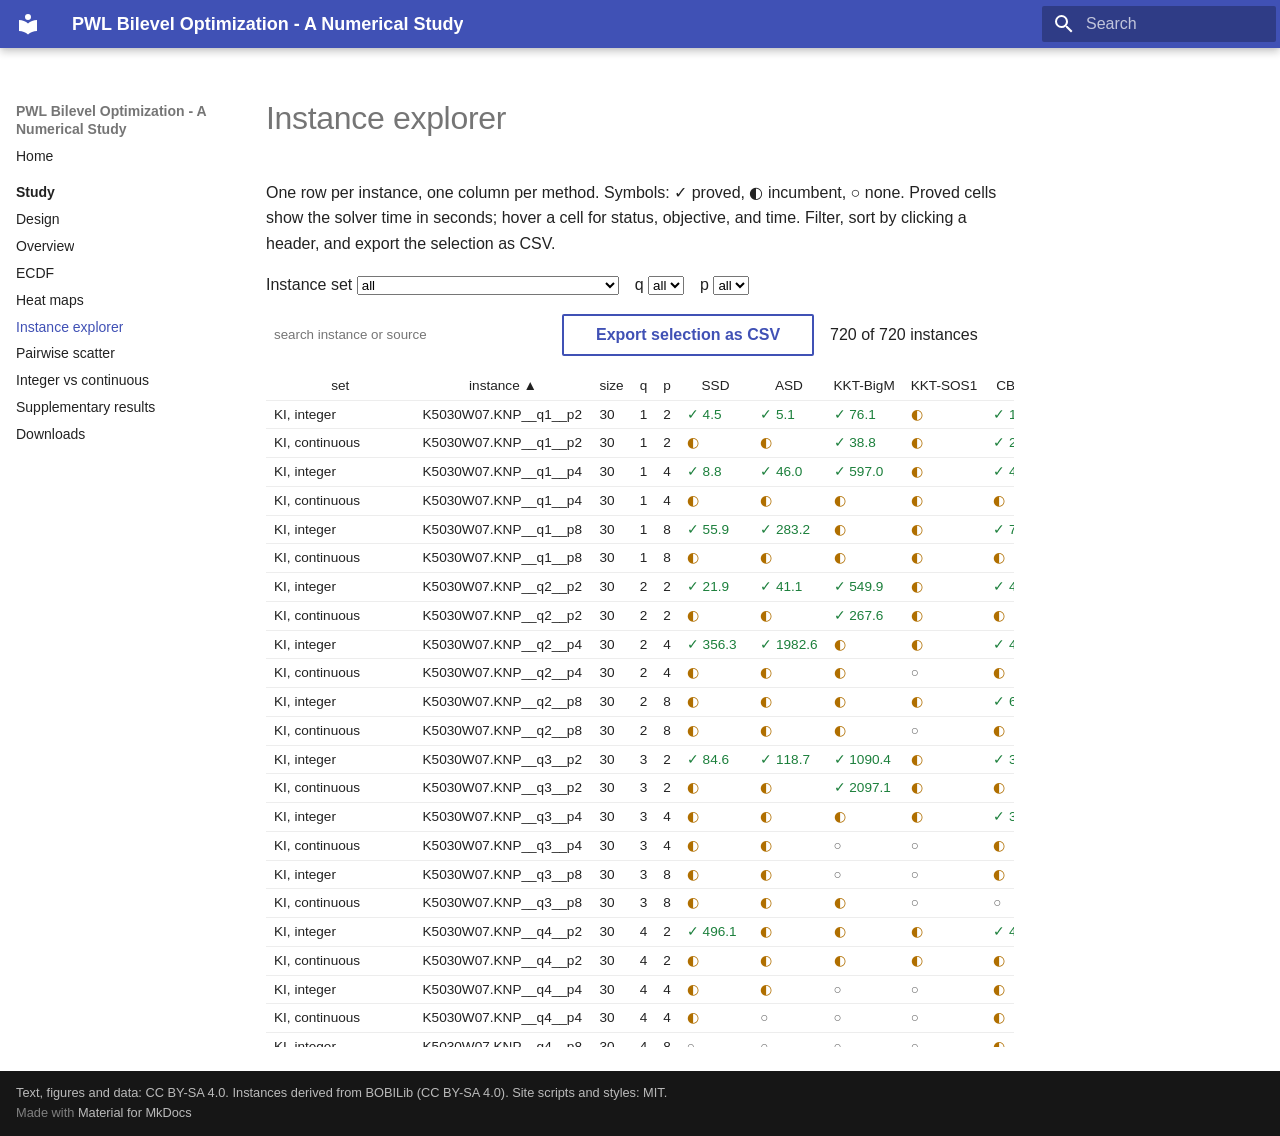
<file: site/study/explorer.html>
<!doctype html>
<html lang="en" class="no-js">
  <head>
    
      <meta charset="utf-8">
      <meta name="viewport" content="width=device-width,initial-scale=1">
      
      
      
        <link rel="canonical" href="https://simstevens.github.io/pwl-bilevel-numerical-study/study/explorer.html">
      
      
        <link rel="prev" href="heatmaps.html">
      
      
        <link rel="next" href="scatter.html">
      
      
        
      
      
      <link rel="icon" href="../assets/images/favicon.png">
      <meta name="generator" content="mkdocs-1.6.1, mkdocs-material-9.7.7">
    
    
      
        <title>Instance explorer - PWL Bilevel Optimization - A Numerical Study</title>
      
    
    
      <link rel="stylesheet" href="../assets/stylesheets/main.ec1eaa64.min.css">
      
      


    
    
      
    
    
      
    
    
      <link rel="stylesheet" href="../assets/vendor/katex/katex.min.css">
    
      <link rel="stylesheet" href="../assets/study.css">
    
    <script>__md_scope=new URL("..",location),__md_hash=e=>[...e].reduce(((e,_)=>(e<<5)-e+_.charCodeAt(0)),0),__md_get=(e,_=localStorage,t=__md_scope)=>JSON.parse(_.getItem(t.pathname+"."+e)),__md_set=(e,_,t=localStorage,a=__md_scope)=>{try{t.setItem(a.pathname+"."+e,JSON.stringify(_))}catch(e){}}</script>
    
      

    
    
  
  <meta name="robots" content="noindex, nofollow">

  </head>
  
  
    <body dir="ltr">
  
    
    <input class="md-toggle" data-md-toggle="drawer" type="checkbox" id="__drawer" autocomplete="off">
    <input class="md-toggle" data-md-toggle="search" type="checkbox" id="__search" autocomplete="off">
    <label class="md-overlay" for="__drawer"></label>
    <div data-md-component="skip">
      
        
        <a href="#instance-explorer" class="md-skip">
          Skip to content
        </a>
      
    </div>
    <div data-md-component="announce">
      
    </div>
    
    
      

  

<header class="md-header md-header--shadow" data-md-component="header">
  <nav class="md-header__inner md-grid" aria-label="Header">
    <a href="../index.html" title="PWL Bilevel Optimization - A Numerical Study" class="md-header__button md-logo" aria-label="PWL Bilevel Optimization - A Numerical Study" data-md-component="logo">
      
  
  <svg xmlns="http://www.w3.org/2000/svg" viewBox="0 0 24 24"><path d="M12 8a3 3 0 0 0 3-3 3 3 0 0 0-3-3 3 3 0 0 0-3 3 3 3 0 0 0 3 3m0 3.54C9.64 9.35 6.5 8 3 8v11c3.5 0 6.64 1.35 9 3.54 2.36-2.19 5.5-3.54 9-3.54V8c-3.5 0-6.64 1.35-9 3.54"/></svg>

    </a>
    <label class="md-header__button md-icon" for="__drawer">
      
      <svg xmlns="http://www.w3.org/2000/svg" viewBox="0 0 24 24"><path d="M3 6h18v2H3zm0 5h18v2H3zm0 5h18v2H3z"/></svg>
    </label>
    <div class="md-header__title" data-md-component="header-title">
      <div class="md-header__ellipsis">
        <div class="md-header__topic">
          <span class="md-ellipsis">
            PWL Bilevel Optimization - A Numerical Study
          </span>
        </div>
        <div class="md-header__topic" data-md-component="header-topic">
          <span class="md-ellipsis">
            
              Instance explorer
            
          </span>
        </div>
      </div>
    </div>
    
    
      <script>var palette=__md_get("__palette");if(palette&&palette.color){if("(prefers-color-scheme)"===palette.color.media){var media=matchMedia("(prefers-color-scheme: light)"),input=document.querySelector(media.matches?"[data-md-color-media='(prefers-color-scheme: light)']":"[data-md-color-media='(prefers-color-scheme: dark)']");palette.color.media=input.getAttribute("data-md-color-media"),palette.color.scheme=input.getAttribute("data-md-color-scheme"),palette.color.primary=input.getAttribute("data-md-color-primary"),palette.color.accent=input.getAttribute("data-md-color-accent")}for(var[key,value]of Object.entries(palette.color))document.body.setAttribute("data-md-color-"+key,value)}</script>
    
    
    
      
      
        <label class="md-header__button md-icon" for="__search">
          
          <svg xmlns="http://www.w3.org/2000/svg" viewBox="0 0 24 24"><path d="M9.5 3A6.5 6.5 0 0 1 16 9.5c0 1.61-.59 3.09-1.56 4.23l.27.27h.79l5 5-1.5 1.5-5-5v-.79l-.27-.27A6.52 6.52 0 0 1 9.5 16 6.5 6.5 0 0 1 3 9.5 6.5 6.5 0 0 1 9.5 3m0 2C7 5 5 7 5 9.5S7 14 9.5 14 14 12 14 9.5 12 5 9.5 5"/></svg>
        </label>
        <div class="md-search" data-md-component="search" role="dialog">
  <label class="md-search__overlay" for="__search"></label>
  <div class="md-search__inner" role="search">
    <form class="md-search__form" name="search">
      <input type="text" class="md-search__input" name="query" aria-label="Search" placeholder="Search" autocapitalize="off" autocorrect="off" autocomplete="off" spellcheck="false" data-md-component="search-query" required>
      <label class="md-search__icon md-icon" for="__search">
        
        <svg xmlns="http://www.w3.org/2000/svg" viewBox="0 0 24 24"><path d="M9.5 3A6.5 6.5 0 0 1 16 9.5c0 1.61-.59 3.09-1.56 4.23l.27.27h.79l5 5-1.5 1.5-5-5v-.79l-.27-.27A6.52 6.52 0 0 1 9.5 16 6.5 6.5 0 0 1 3 9.5 6.5 6.5 0 0 1 9.5 3m0 2C7 5 5 7 5 9.5S7 14 9.5 14 14 12 14 9.5 12 5 9.5 5"/></svg>
        
        <svg xmlns="http://www.w3.org/2000/svg" viewBox="0 0 24 24"><path d="M20 11v2H8l5.5 5.5-1.42 1.42L4.16 12l7.92-7.92L13.5 5.5 8 11z"/></svg>
      </label>
      <nav class="md-search__options" aria-label="Search">
        
        <button type="reset" class="md-search__icon md-icon" title="Clear" aria-label="Clear" tabindex="-1">
          
          <svg xmlns="http://www.w3.org/2000/svg" viewBox="0 0 24 24"><path d="M19 6.41 17.59 5 12 10.59 6.41 5 5 6.41 10.59 12 5 17.59 6.41 19 12 13.41 17.59 19 19 17.59 13.41 12z"/></svg>
        </button>
      </nav>
      
    </form>
    <div class="md-search__output">
      <div class="md-search__scrollwrap" tabindex="0" data-md-scrollfix>
        <div class="md-search-result" data-md-component="search-result">
          <div class="md-search-result__meta">
            Initializing search
          </div>
          <ol class="md-search-result__list" role="presentation"></ol>
        </div>
      </div>
    </div>
  </div>
</div>
      
    
    
  </nav>
  
</header>
    
    <div class="md-container" data-md-component="container">
      
      
        
          
        
      
      <main class="md-main" data-md-component="main">
        <div class="md-main__inner md-grid">
          
            
              
              <div class="md-sidebar md-sidebar--primary" data-md-component="sidebar" data-md-type="navigation" >
                <div class="md-sidebar__scrollwrap">
                  <div class="md-sidebar__inner">
                    



<nav class="md-nav md-nav--primary" aria-label="Navigation" data-md-level="0">
  <label class="md-nav__title" for="__drawer">
    <a href="../index.html" title="PWL Bilevel Optimization - A Numerical Study" class="md-nav__button md-logo" aria-label="PWL Bilevel Optimization - A Numerical Study" data-md-component="logo">
      
  
  <svg xmlns="http://www.w3.org/2000/svg" viewBox="0 0 24 24"><path d="M12 8a3 3 0 0 0 3-3 3 3 0 0 0-3-3 3 3 0 0 0-3 3 3 3 0 0 0 3 3m0 3.54C9.64 9.35 6.5 8 3 8v11c3.5 0 6.64 1.35 9 3.54 2.36-2.19 5.5-3.54 9-3.54V8c-3.5 0-6.64 1.35-9 3.54"/></svg>

    </a>
    PWL Bilevel Optimization - A Numerical Study
  </label>
  
  <ul class="md-nav__list" data-md-scrollfix>
    
      
      
  
  
  
  
    <li class="md-nav__item">
      <a href="../index.html" class="md-nav__link">
        
  
  
  <span class="md-ellipsis">
    
  
    Home
  

    
  </span>
  
  

      </a>
    </li>
  

    
      
      
  
  
    
  
  
  
    
    
      
        
          
        
      
        
      
        
      
        
      
        
      
        
      
        
      
        
      
        
      
        
      
    
    
    
      
        
        
      
    
    
    <li class="md-nav__item md-nav__item--active md-nav__item--section md-nav__item--nested">
      
        
        
        <input class="md-nav__toggle md-toggle " type="checkbox" id="__nav_2" checked>
        
          
          <div class="md-nav__link md-nav__container">
            <a href="index.html" class="md-nav__link ">
              
  
  
  <span class="md-ellipsis">
    
  
    Study
  

    
  </span>
  
  

            </a>
            
              
              <label class="md-nav__link " for="__nav_2" id="__nav_2_label" tabindex="">
                <span class="md-nav__icon md-icon"></span>
              </label>
            
          </div>
        
        <nav class="md-nav" data-md-level="1" aria-labelledby="__nav_2_label" aria-expanded="true">
          <label class="md-nav__title" for="__nav_2">
            <span class="md-nav__icon md-icon"></span>
            
  
    Study
  

          </label>
          <ul class="md-nav__list" data-md-scrollfix>
            
              
            
              
                
  
  
  
  
    <li class="md-nav__item">
      <a href="design.html" class="md-nav__link">
        
  
  
  <span class="md-ellipsis">
    
  
    Design
  

    
  </span>
  
  

      </a>
    </li>
  

              
            
              
                
  
  
  
  
    <li class="md-nav__item">
      <a href="overview.html" class="md-nav__link">
        
  
  
  <span class="md-ellipsis">
    
  
    Overview
  

    
  </span>
  
  

      </a>
    </li>
  

              
            
              
                
  
  
  
  
    <li class="md-nav__item">
      <a href="ecdf.html" class="md-nav__link">
        
  
  
  <span class="md-ellipsis">
    
  
    ECDF
  

    
  </span>
  
  

      </a>
    </li>
  

              
            
              
                
  
  
  
  
    <li class="md-nav__item">
      <a href="heatmaps.html" class="md-nav__link">
        
  
  
  <span class="md-ellipsis">
    
  
    Heat maps
  

    
  </span>
  
  

      </a>
    </li>
  

              
            
              
                
  
  
    
  
  
  
    <li class="md-nav__item md-nav__item--active">
      
      <input class="md-nav__toggle md-toggle" type="checkbox" id="__toc">
      
      
        
      
      
      <a href="explorer.html" class="md-nav__link md-nav__link--active">
        
  
  
  <span class="md-ellipsis">
    
  
    Instance explorer
  

    
  </span>
  
  

      </a>
      
    </li>
  

              
            
              
                
  
  
  
  
    <li class="md-nav__item">
      <a href="scatter.html" class="md-nav__link">
        
  
  
  <span class="md-ellipsis">
    
  
    Pairwise scatter
  

    
  </span>
  
  

      </a>
    </li>
  

              
            
              
                
  
  
  
  
    <li class="md-nav__item">
      <a href="integer-vs-continuous.html" class="md-nav__link">
        
  
  
  <span class="md-ellipsis">
    
  
    Integer vs continuous
  

    
  </span>
  
  

      </a>
    </li>
  

              
            
              
                
  
  
  
  
    <li class="md-nav__item">
      <a href="supplementary-results.html" class="md-nav__link">
        
  
  
  <span class="md-ellipsis">
    
  
    Supplementary results
  

    
  </span>
  
  

      </a>
    </li>
  

              
            
              
                
  
  
  
  
    <li class="md-nav__item">
      <a href="downloads.html" class="md-nav__link">
        
  
  
  <span class="md-ellipsis">
    
  
    Downloads
  

    
  </span>
  
  

      </a>
    </li>
  

              
            
          </ul>
        </nav>
      
    </li>
  

    
  </ul>
</nav>
                  </div>
                </div>
              </div>
            
            
              
              <div class="md-sidebar md-sidebar--secondary" data-md-component="sidebar" data-md-type="toc" >
                <div class="md-sidebar__scrollwrap">
                  <div class="md-sidebar__inner">
                    

<nav class="md-nav md-nav--secondary" aria-label="Table of contents">
  
  
  
    
  
  
</nav>
                  </div>
                </div>
              </div>
            
          
          
            <div class="md-content" data-md-component="content">
              
              <article class="md-content__inner md-typeset">
                
                  



<h1 id="instance-explorer">Instance explorer<a class="headerlink" href="#instance-explorer" title="Permanent link">&para;</a></h1>
<p>One row per instance, one column per method. Symbols: ✓ proved, ◐ incumbent, ○ none.
Proved cells show the solver time in seconds; hover a cell for status,
objective, and time. Filter, sort by clicking a header, and export the
selection as CSV.</p>
<div class="study-explorer" data-tasks="data/tasks.json"></div>












                
              </article>
            </div>
          
          
<script>var target=document.getElementById(location.hash.slice(1));target&&target.name&&(target.checked=target.name.startsWith("__tabbed_"))</script>
        </div>
        
      </main>
      
        <footer class="md-footer">
  
  <div class="md-footer-meta md-typeset">
    <div class="md-footer-meta__inner md-grid">
      <div class="md-copyright">
  
    <div class="md-copyright__highlight">
      Text, figures and data: CC BY-SA 4.0. Instances derived from BOBILib (CC BY-SA 4.0). Site scripts and styles: MIT.
    </div>
  
  
    Made with
    <a href="https://squidfunk.github.io/mkdocs-material/" target="_blank" rel="noopener">
      Material for MkDocs
    </a>
  
</div>
      
    </div>
  </div>
</footer>
      
    </div>
    <div class="md-dialog" data-md-component="dialog">
      <div class="md-dialog__inner md-typeset"></div>
    </div>
    
    
    
      
      
      <script id="__config" type="application/json">{"annotate": null, "base": "..", "features": ["navigation.sections", "navigation.indexes", "content.code.copy", "search.highlight"], "search": "../assets/javascripts/workers/search.2c215733.min.js", "tags": null, "translations": {"clipboard.copied": "Copied to clipboard", "clipboard.copy": "Copy to clipboard", "search.result.more.one": "1 more on this page", "search.result.more.other": "# more on this page", "search.result.none": "No matching documents", "search.result.one": "1 matching document", "search.result.other": "# matching documents", "search.result.placeholder": "Type to start searching", "search.result.term.missing": "Missing", "select.version": "Select version"}, "version": null}</script>
    
    
      <script src="../assets/javascripts/bundle.d7400e89.min.js"></script>
      
        <script src="../assets/vendor/katex/katex.min.js"></script>
      
        <script src="../assets/vendor/katex/contrib/auto-render.min.js"></script>
      
        <script src="../assets/katex-init.js"></script>
      
        <script src="../assets/vendor/vega/vega.min.js"></script>
      
        <script src="../assets/vendor/vega/vega-lite.min.js"></script>
      
        <script src="../assets/vendor/vega/vega-embed.min.js"></script>
      
        <script src="../assets/study-base.js"></script>
      
        <script src="../assets/tikz-filter.js"></script>
      
        <script src="../assets/pdf-export.js"></script>
      
        <script src="../assets/study-charts.js"></script>
      
        <script src="../assets/explorer.js"></script>
      
    
  </body>
</html>
</file>
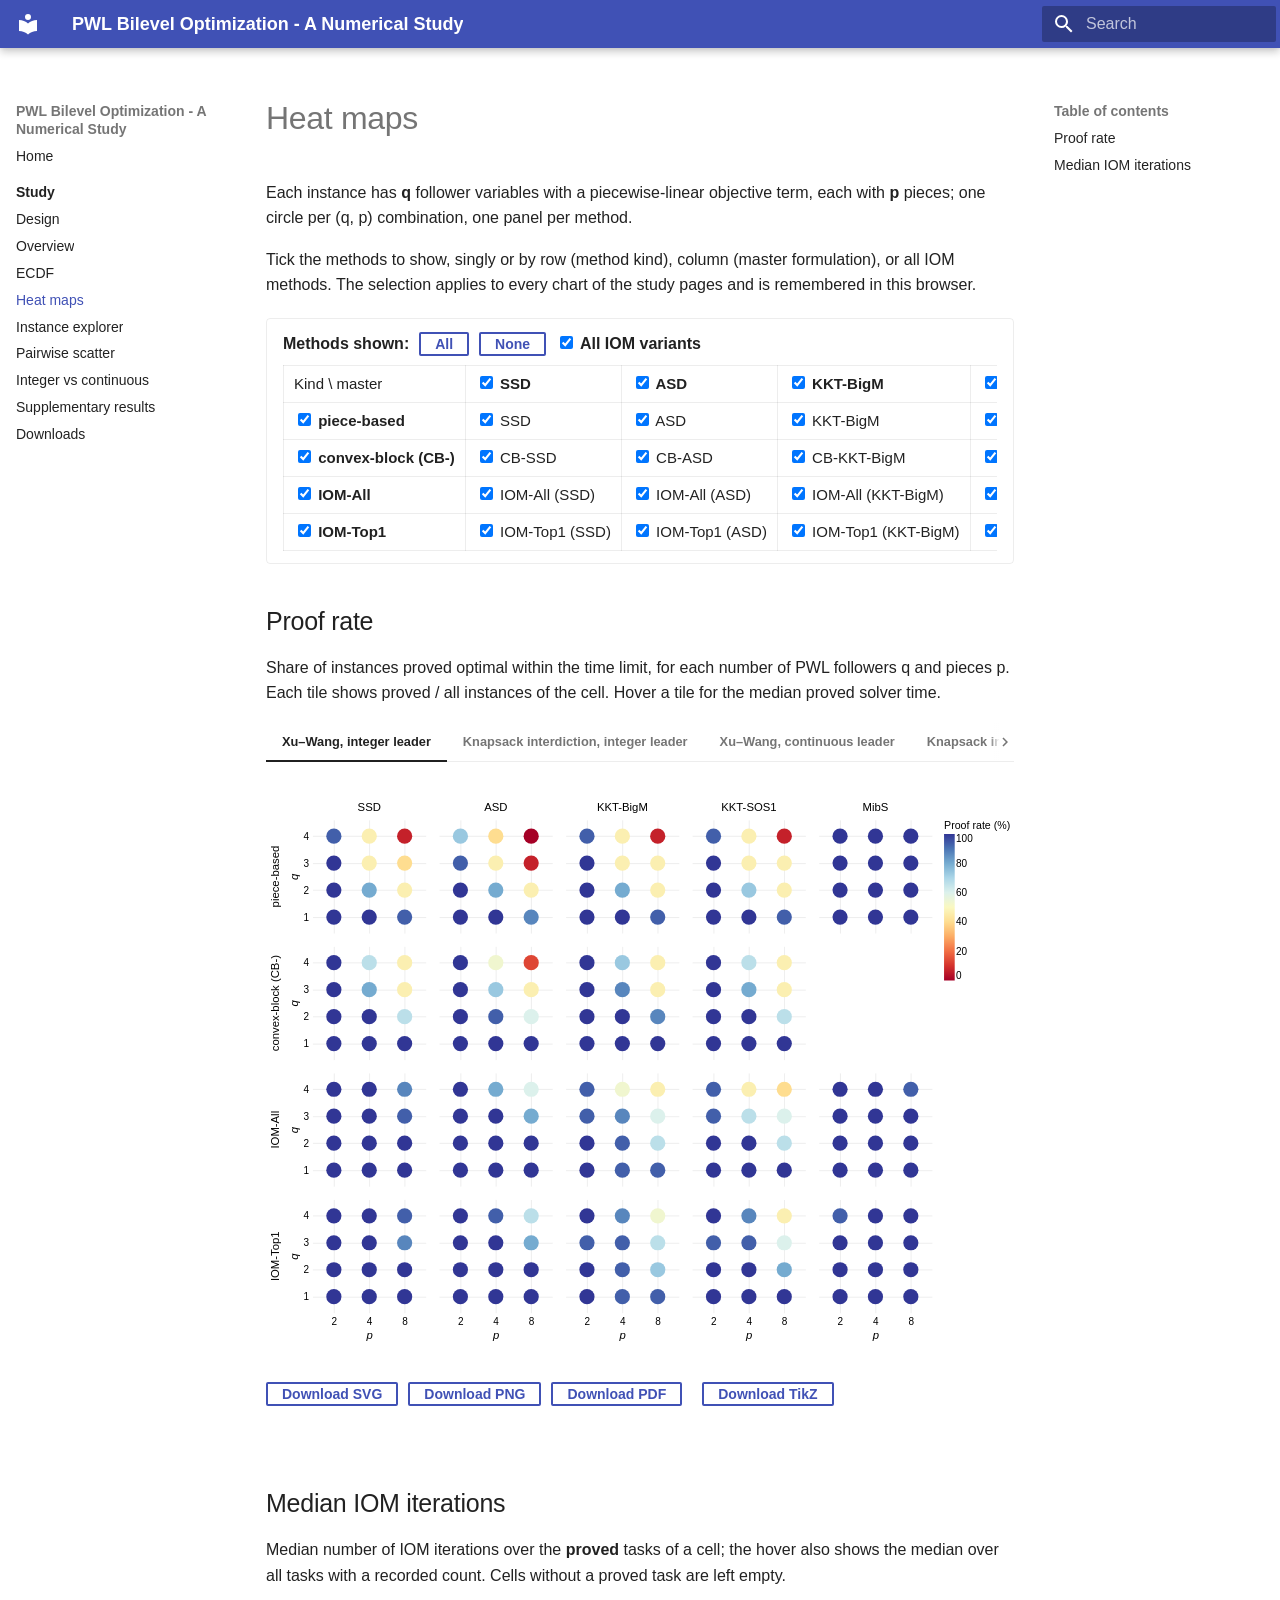
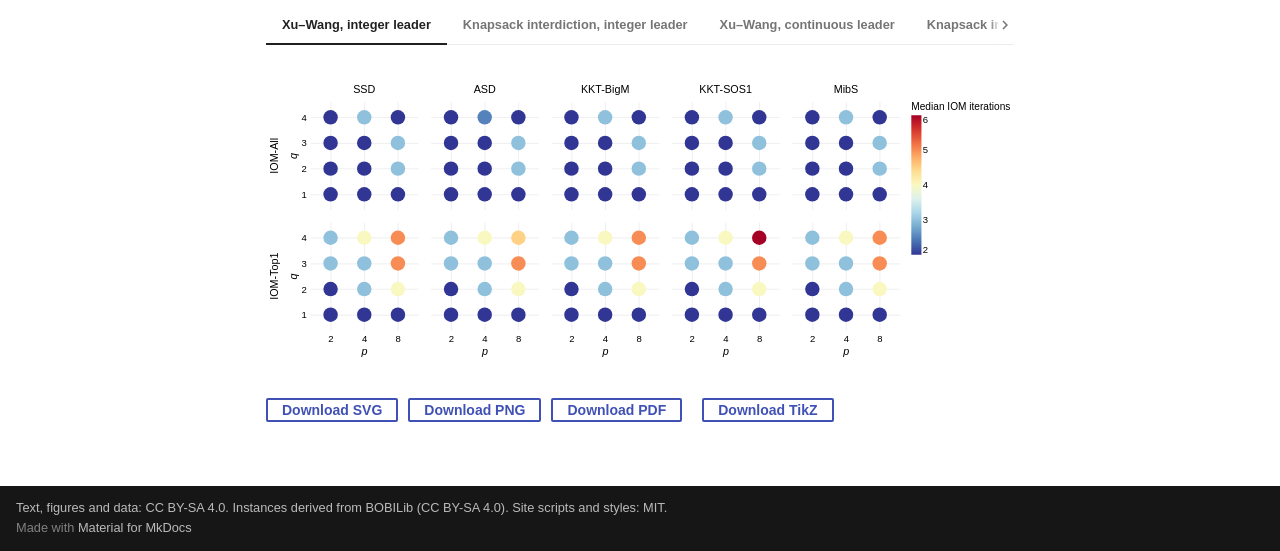
<file: site/study/heatmaps.html>
<!doctype html>
<html lang="en" class="no-js">
  <head>
    
      <meta charset="utf-8">
      <meta name="viewport" content="width=device-width,initial-scale=1">
      
      
      
        <link rel="canonical" href="https://simstevens.github.io/pwl-bilevel-numerical-study/study/heatmaps.html">
      
      
        <link rel="prev" href="ecdf.html">
      
      
        <link rel="next" href="explorer.html">
      
      
        
      
      
      <link rel="icon" href="../assets/images/favicon.png">
      <meta name="generator" content="mkdocs-1.6.1, mkdocs-material-9.7.7">
    
    
      
        <title>Heat maps - PWL Bilevel Optimization - A Numerical Study</title>
      
    
    
      <link rel="stylesheet" href="../assets/stylesheets/main.ec1eaa64.min.css">
      
      


    
    
      
    
    
      
    
    
      <link rel="stylesheet" href="../assets/vendor/katex/katex.min.css">
    
      <link rel="stylesheet" href="../assets/study.css">
    
    <script>__md_scope=new URL("..",location),__md_hash=e=>[...e].reduce(((e,_)=>(e<<5)-e+_.charCodeAt(0)),0),__md_get=(e,_=localStorage,t=__md_scope)=>JSON.parse(_.getItem(t.pathname+"."+e)),__md_set=(e,_,t=localStorage,a=__md_scope)=>{try{t.setItem(a.pathname+"."+e,JSON.stringify(_))}catch(e){}}</script>
    
      

    
    
  
  <meta name="robots" content="noindex, nofollow">

  </head>
  
  
    <body dir="ltr">
  
    
    <input class="md-toggle" data-md-toggle="drawer" type="checkbox" id="__drawer" autocomplete="off">
    <input class="md-toggle" data-md-toggle="search" type="checkbox" id="__search" autocomplete="off">
    <label class="md-overlay" for="__drawer"></label>
    <div data-md-component="skip">
      
        
        <a href="#heat-maps" class="md-skip">
          Skip to content
        </a>
      
    </div>
    <div data-md-component="announce">
      
    </div>
    
    
      

  

<header class="md-header md-header--shadow" data-md-component="header">
  <nav class="md-header__inner md-grid" aria-label="Header">
    <a href="../index.html" title="PWL Bilevel Optimization - A Numerical Study" class="md-header__button md-logo" aria-label="PWL Bilevel Optimization - A Numerical Study" data-md-component="logo">
      
  
  <svg xmlns="http://www.w3.org/2000/svg" viewBox="0 0 24 24"><path d="M12 8a3 3 0 0 0 3-3 3 3 0 0 0-3-3 3 3 0 0 0-3 3 3 3 0 0 0 3 3m0 3.54C9.64 9.35 6.5 8 3 8v11c3.5 0 6.64 1.35 9 3.54 2.36-2.19 5.5-3.54 9-3.54V8c-3.5 0-6.64 1.35-9 3.54"/></svg>

    </a>
    <label class="md-header__button md-icon" for="__drawer">
      
      <svg xmlns="http://www.w3.org/2000/svg" viewBox="0 0 24 24"><path d="M3 6h18v2H3zm0 5h18v2H3zm0 5h18v2H3z"/></svg>
    </label>
    <div class="md-header__title" data-md-component="header-title">
      <div class="md-header__ellipsis">
        <div class="md-header__topic">
          <span class="md-ellipsis">
            PWL Bilevel Optimization - A Numerical Study
          </span>
        </div>
        <div class="md-header__topic" data-md-component="header-topic">
          <span class="md-ellipsis">
            
              Heat maps
            
          </span>
        </div>
      </div>
    </div>
    
    
      <script>var palette=__md_get("__palette");if(palette&&palette.color){if("(prefers-color-scheme)"===palette.color.media){var media=matchMedia("(prefers-color-scheme: light)"),input=document.querySelector(media.matches?"[data-md-color-media='(prefers-color-scheme: light)']":"[data-md-color-media='(prefers-color-scheme: dark)']");palette.color.media=input.getAttribute("data-md-color-media"),palette.color.scheme=input.getAttribute("data-md-color-scheme"),palette.color.primary=input.getAttribute("data-md-color-primary"),palette.color.accent=input.getAttribute("data-md-color-accent")}for(var[key,value]of Object.entries(palette.color))document.body.setAttribute("data-md-color-"+key,value)}</script>
    
    
    
      
      
        <label class="md-header__button md-icon" for="__search">
          
          <svg xmlns="http://www.w3.org/2000/svg" viewBox="0 0 24 24"><path d="M9.5 3A6.5 6.5 0 0 1 16 9.5c0 1.61-.59 3.09-1.56 4.23l.27.27h.79l5 5-1.5 1.5-5-5v-.79l-.27-.27A6.52 6.52 0 0 1 9.5 16 6.5 6.5 0 0 1 3 9.5 6.5 6.5 0 0 1 9.5 3m0 2C7 5 5 7 5 9.5S7 14 9.5 14 14 12 14 9.5 12 5 9.5 5"/></svg>
        </label>
        <div class="md-search" data-md-component="search" role="dialog">
  <label class="md-search__overlay" for="__search"></label>
  <div class="md-search__inner" role="search">
    <form class="md-search__form" name="search">
      <input type="text" class="md-search__input" name="query" aria-label="Search" placeholder="Search" autocapitalize="off" autocorrect="off" autocomplete="off" spellcheck="false" data-md-component="search-query" required>
      <label class="md-search__icon md-icon" for="__search">
        
        <svg xmlns="http://www.w3.org/2000/svg" viewBox="0 0 24 24"><path d="M9.5 3A6.5 6.5 0 0 1 16 9.5c0 1.61-.59 3.09-1.56 4.23l.27.27h.79l5 5-1.5 1.5-5-5v-.79l-.27-.27A6.52 6.52 0 0 1 9.5 16 6.5 6.5 0 0 1 3 9.5 6.5 6.5 0 0 1 9.5 3m0 2C7 5 5 7 5 9.5S7 14 9.5 14 14 12 14 9.5 12 5 9.5 5"/></svg>
        
        <svg xmlns="http://www.w3.org/2000/svg" viewBox="0 0 24 24"><path d="M20 11v2H8l5.5 5.5-1.42 1.42L4.16 12l7.92-7.92L13.5 5.5 8 11z"/></svg>
      </label>
      <nav class="md-search__options" aria-label="Search">
        
        <button type="reset" class="md-search__icon md-icon" title="Clear" aria-label="Clear" tabindex="-1">
          
          <svg xmlns="http://www.w3.org/2000/svg" viewBox="0 0 24 24"><path d="M19 6.41 17.59 5 12 10.59 6.41 5 5 6.41 10.59 12 5 17.59 6.41 19 12 13.41 17.59 19 19 17.59 13.41 12z"/></svg>
        </button>
      </nav>
      
    </form>
    <div class="md-search__output">
      <div class="md-search__scrollwrap" tabindex="0" data-md-scrollfix>
        <div class="md-search-result" data-md-component="search-result">
          <div class="md-search-result__meta">
            Initializing search
          </div>
          <ol class="md-search-result__list" role="presentation"></ol>
        </div>
      </div>
    </div>
  </div>
</div>
      
    
    
  </nav>
  
</header>
    
    <div class="md-container" data-md-component="container">
      
      
        
          
        
      
      <main class="md-main" data-md-component="main">
        <div class="md-main__inner md-grid">
          
            
              
              <div class="md-sidebar md-sidebar--primary" data-md-component="sidebar" data-md-type="navigation" >
                <div class="md-sidebar__scrollwrap">
                  <div class="md-sidebar__inner">
                    



<nav class="md-nav md-nav--primary" aria-label="Navigation" data-md-level="0">
  <label class="md-nav__title" for="__drawer">
    <a href="../index.html" title="PWL Bilevel Optimization - A Numerical Study" class="md-nav__button md-logo" aria-label="PWL Bilevel Optimization - A Numerical Study" data-md-component="logo">
      
  
  <svg xmlns="http://www.w3.org/2000/svg" viewBox="0 0 24 24"><path d="M12 8a3 3 0 0 0 3-3 3 3 0 0 0-3-3 3 3 0 0 0-3 3 3 3 0 0 0 3 3m0 3.54C9.64 9.35 6.5 8 3 8v11c3.5 0 6.64 1.35 9 3.54 2.36-2.19 5.5-3.54 9-3.54V8c-3.5 0-6.64 1.35-9 3.54"/></svg>

    </a>
    PWL Bilevel Optimization - A Numerical Study
  </label>
  
  <ul class="md-nav__list" data-md-scrollfix>
    
      
      
  
  
  
  
    <li class="md-nav__item">
      <a href="../index.html" class="md-nav__link">
        
  
  
  <span class="md-ellipsis">
    
  
    Home
  

    
  </span>
  
  

      </a>
    </li>
  

    
      
      
  
  
    
  
  
  
    
    
      
        
          
        
      
        
      
        
      
        
      
        
      
        
      
        
      
        
      
        
      
        
      
    
    
    
      
        
        
      
    
    
    <li class="md-nav__item md-nav__item--active md-nav__item--section md-nav__item--nested">
      
        
        
        <input class="md-nav__toggle md-toggle " type="checkbox" id="__nav_2" checked>
        
          
          <div class="md-nav__link md-nav__container">
            <a href="index.html" class="md-nav__link ">
              
  
  
  <span class="md-ellipsis">
    
  
    Study
  

    
  </span>
  
  

            </a>
            
              
              <label class="md-nav__link " for="__nav_2" id="__nav_2_label" tabindex="">
                <span class="md-nav__icon md-icon"></span>
              </label>
            
          </div>
        
        <nav class="md-nav" data-md-level="1" aria-labelledby="__nav_2_label" aria-expanded="true">
          <label class="md-nav__title" for="__nav_2">
            <span class="md-nav__icon md-icon"></span>
            
  
    Study
  

          </label>
          <ul class="md-nav__list" data-md-scrollfix>
            
              
            
              
                
  
  
  
  
    <li class="md-nav__item">
      <a href="design.html" class="md-nav__link">
        
  
  
  <span class="md-ellipsis">
    
  
    Design
  

    
  </span>
  
  

      </a>
    </li>
  

              
            
              
                
  
  
  
  
    <li class="md-nav__item">
      <a href="overview.html" class="md-nav__link">
        
  
  
  <span class="md-ellipsis">
    
  
    Overview
  

    
  </span>
  
  

      </a>
    </li>
  

              
            
              
                
  
  
  
  
    <li class="md-nav__item">
      <a href="ecdf.html" class="md-nav__link">
        
  
  
  <span class="md-ellipsis">
    
  
    ECDF
  

    
  </span>
  
  

      </a>
    </li>
  

              
            
              
                
  
  
    
  
  
  
    <li class="md-nav__item md-nav__item--active">
      
      <input class="md-nav__toggle md-toggle" type="checkbox" id="__toc">
      
      
        
      
      
        <label class="md-nav__link md-nav__link--active" for="__toc">
          
  
  
  <span class="md-ellipsis">
    
  
    Heat maps
  

    
  </span>
  
  

          <span class="md-nav__icon md-icon"></span>
        </label>
      
      <a href="heatmaps.html" class="md-nav__link md-nav__link--active">
        
  
  
  <span class="md-ellipsis">
    
  
    Heat maps
  

    
  </span>
  
  

      </a>
      
        

<nav class="md-nav md-nav--secondary" aria-label="Table of contents">
  
  
  
    
  
  
    <label class="md-nav__title" for="__toc">
      <span class="md-nav__icon md-icon"></span>
      Table of contents
    </label>
    <ul class="md-nav__list" data-md-component="toc" data-md-scrollfix>
      
        <li class="md-nav__item">
  <a href="#proof-rate" class="md-nav__link">
    <span class="md-ellipsis">
      
        Proof rate
      
    </span>
  </a>
  
</li>
      
        <li class="md-nav__item">
  <a href="#median-iom-iterations" class="md-nav__link">
    <span class="md-ellipsis">
      
        Median IOM iterations
      
    </span>
  </a>
  
</li>
      
    </ul>
  
</nav>
      
    </li>
  

              
            
              
                
  
  
  
  
    <li class="md-nav__item">
      <a href="explorer.html" class="md-nav__link">
        
  
  
  <span class="md-ellipsis">
    
  
    Instance explorer
  

    
  </span>
  
  

      </a>
    </li>
  

              
            
              
                
  
  
  
  
    <li class="md-nav__item">
      <a href="scatter.html" class="md-nav__link">
        
  
  
  <span class="md-ellipsis">
    
  
    Pairwise scatter
  

    
  </span>
  
  

      </a>
    </li>
  

              
            
              
                
  
  
  
  
    <li class="md-nav__item">
      <a href="integer-vs-continuous.html" class="md-nav__link">
        
  
  
  <span class="md-ellipsis">
    
  
    Integer vs continuous
  

    
  </span>
  
  

      </a>
    </li>
  

              
            
              
                
  
  
  
  
    <li class="md-nav__item">
      <a href="supplementary-results.html" class="md-nav__link">
        
  
  
  <span class="md-ellipsis">
    
  
    Supplementary results
  

    
  </span>
  
  

      </a>
    </li>
  

              
            
              
                
  
  
  
  
    <li class="md-nav__item">
      <a href="downloads.html" class="md-nav__link">
        
  
  
  <span class="md-ellipsis">
    
  
    Downloads
  

    
  </span>
  
  

      </a>
    </li>
  

              
            
          </ul>
        </nav>
      
    </li>
  

    
  </ul>
</nav>
                  </div>
                </div>
              </div>
            
            
              
              <div class="md-sidebar md-sidebar--secondary" data-md-component="sidebar" data-md-type="toc" >
                <div class="md-sidebar__scrollwrap">
                  <div class="md-sidebar__inner">
                    

<nav class="md-nav md-nav--secondary" aria-label="Table of contents">
  
  
  
    
  
  
    <label class="md-nav__title" for="__toc">
      <span class="md-nav__icon md-icon"></span>
      Table of contents
    </label>
    <ul class="md-nav__list" data-md-component="toc" data-md-scrollfix>
      
        <li class="md-nav__item">
  <a href="#proof-rate" class="md-nav__link">
    <span class="md-ellipsis">
      
        Proof rate
      
    </span>
  </a>
  
</li>
      
        <li class="md-nav__item">
  <a href="#median-iom-iterations" class="md-nav__link">
    <span class="md-ellipsis">
      
        Median IOM iterations
      
    </span>
  </a>
  
</li>
      
    </ul>
  
</nav>
                  </div>
                </div>
              </div>
            
          
          
            <div class="md-content" data-md-component="content">
              
              <article class="md-content__inner md-typeset">
                
                  



<h1 id="heat-maps">Heat maps<a class="headerlink" href="#heat-maps" title="Permanent link">&para;</a></h1>
<p>Each instance has <strong>q</strong> follower variables with a piecewise-linear objective
term, each with <strong>p</strong> pieces; one circle per (q, p) combination, one panel
per method.</p>
<p>Tick the methods to show, singly or by row (method kind), column (master
formulation), or all IOM methods. The selection applies to every chart of
the study pages and is remembered in this browser.</p>
<div class="study-method-panel" data-matrix='{"methods": [{"label": "SSD", "master": "SSD", "kind": "piece-based"}, {"label": "ASD", "master": "ASD", "kind": "piece-based"}, {"label": "KKT-BigM", "master": "KKT-BigM", "kind": "piece-based"}, {"label": "KKT-SOS1", "master": "KKT-SOS1", "kind": "piece-based"}, {"label": "CB-SSD", "master": "SSD", "kind": "convex-block (CB-)"}, {"label": "CB-ASD", "master": "ASD", "kind": "convex-block (CB-)"}, {"label": "CB-KKT-BigM", "master": "KKT-BigM", "kind": "convex-block (CB-)"}, {"label": "CB-KKT-SOS1", "master": "KKT-SOS1", "kind": "convex-block (CB-)"}, {"label": "MibS", "master": "MibS", "kind": "piece-based"}, {"label": "IOM-All (SSD)", "master": "SSD", "kind": "IOM-All"}, {"label": "IOM-All (ASD)", "master": "ASD", "kind": "IOM-All"}, {"label": "IOM-All (KKT-BigM)", "master": "KKT-BigM", "kind": "IOM-All"}, {"label": "IOM-All (KKT-SOS1)", "master": "KKT-SOS1", "kind": "IOM-All"}, {"label": "IOM-All (MibS)", "master": "MibS", "kind": "IOM-All"}, {"label": "IOM-Top1 (SSD)", "master": "SSD", "kind": "IOM-Top1"}, {"label": "IOM-Top1 (ASD)", "master": "ASD", "kind": "IOM-Top1"}, {"label": "IOM-Top1 (KKT-BigM)", "master": "KKT-BigM", "kind": "IOM-Top1"}, {"label": "IOM-Top1 (KKT-SOS1)", "master": "KKT-SOS1", "kind": "IOM-Top1"}, {"label": "IOM-Top1 (MibS)", "master": "MibS", "kind": "IOM-Top1"}], "masters": [{"key": "SSD", "label": "SSD"}, {"key": "ASD", "label": "ASD"}, {"key": "KKT-BigM", "label": "KKT-BigM"}, {"key": "KKT-SOS1", "label": "KKT-SOS1"}, {"key": "MibS", "label": "MibS"}], "kinds": [{"key": "piece-based", "label": "piece-based", "oov": false}, {"key": "convex-block (CB-)", "label": "convex-block (CB-)", "oov": false}, {"key": "IOM-All", "label": "IOM-All", "oov": true}, {"key": "IOM-Top1", "label": "IOM-Top1", "oov": true}]}'></div>

<h2 id="proof-rate">Proof rate<a class="headerlink" href="#proof-rate" title="Permanent link">&para;</a></h2>
<p>Share of instances proved optimal within the time limit, for each number
of PWL followers q and pieces p. Each tile shows proved / all instances of
the cell. Hover a tile for the median proved solver time.</p>
<div class="tabbed-set tabbed-alternate" data-tabs="1:4"><input checked="checked" id="__tabbed_1_1" name="__tabbed_1" type="radio" /><input id="__tabbed_1_2" name="__tabbed_1" type="radio" /><input id="__tabbed_1_3" name="__tabbed_1" type="radio" /><input id="__tabbed_1_4" name="__tabbed_1" type="radio" /><div class="tabbed-labels"><label for="__tabbed_1_1">Xu–Wang, integer leader</label><label for="__tabbed_1_2">Knapsack interdiction, integer leader</label><label for="__tabbed_1_3">Xu–Wang, continuous leader</label><label for="__tabbed_1_4">Knapsack interdiction, continuous leader</label></div>
<div class="tabbed-content">
<div class="tabbed-block">
<p><div class="study-chart" data-spec="{&quot;data&quot;: {&quot;url&quot;: &quot;data/cells.json&quot;, &quot;format&quot;: {&quot;type&quot;: &quot;json&quot;, &quot;property&quot;: &quot;records&quot;}}, &quot;params&quot;: [{&quot;name&quot;: &quot;shown_methods&quot;, &quot;value&quot;: [&quot;SSD&quot;, &quot;ASD&quot;, &quot;KKT-BigM&quot;, &quot;KKT-SOS1&quot;, &quot;CB-SSD&quot;, &quot;CB-ASD&quot;, &quot;CB-KKT-BigM&quot;, &quot;CB-KKT-SOS1&quot;, &quot;MibS&quot;, &quot;IOM-All (SSD)&quot;, &quot;IOM-All (ASD)&quot;, &quot;IOM-All (KKT-BigM)&quot;, &quot;IOM-All (KKT-SOS1)&quot;, &quot;IOM-All (MibS)&quot;, &quot;IOM-Top1 (SSD)&quot;, &quot;IOM-Top1 (ASD)&quot;, &quot;IOM-Top1 (KKT-BigM)&quot;, &quot;IOM-Top1 (KKT-SOS1)&quot;, &quot;IOM-Top1 (MibS)&quot;]}], &quot;transform&quot;: [{&quot;filter&quot;: {&quot;field&quot;: &quot;set&quot;, &quot;equal&quot;: &quot;Xu\u2013Wang, integer leader&quot;}}], &quot;facet&quot;: {&quot;row&quot;: {&quot;field&quot;: &quot;matrix_kind_rank&quot;, &quot;type&quot;: &quot;ordinal&quot;, &quot;title&quot;: null, &quot;header&quot;: {&quot;labelExpr&quot;: &quot;([\&quot;piece-based\&quot;, \&quot;convex-block (CB-)\&quot;, \&quot;IOM-All\&quot;, \&quot;IOM-Top1\&quot;, \&quot;Other OOV\&quot;, \&quot;Other\&quot;])[datum.value]&quot;}}, &quot;column&quot;: {&quot;field&quot;: &quot;matrix_master_rank&quot;, &quot;type&quot;: &quot;ordinal&quot;, &quot;title&quot;: null, &quot;header&quot;: {&quot;labelExpr&quot;: &quot;([\&quot;SSD\&quot;, \&quot;ASD\&quot;, \&quot;KKT-BigM\&quot;, \&quot;KKT-SOS1\&quot;, \&quot;MibS\&quot;, \&quot;Other master\&quot;])[datum.value]&quot;}}}, &quot;spec&quot;: {&quot;width&quot;: 170, &quot;height&quot;: 170, &quot;mark&quot;: {&quot;type&quot;: &quot;circle&quot;, &quot;size&quot;: 520}, &quot;encoding&quot;: {&quot;x&quot;: {&quot;field&quot;: &quot;pieces&quot;, &quot;type&quot;: &quot;ordinal&quot;, &quot;title&quot;: &quot;p&quot;, &quot;scale&quot;: {&quot;type&quot;: &quot;point&quot;, &quot;padding&quot;: 0.6}, &quot;axis&quot;: {&quot;grid&quot;: true, &quot;gridColor&quot;: &quot;#e6e6e6&quot;, &quot;domain&quot;: false, &quot;ticks&quot;: false, &quot;labelPadding&quot;: 6, &quot;labelAngle&quot;: 0, &quot;titleFontStyle&quot;: &quot;italic&quot;}}, &quot;y&quot;: {&quot;field&quot;: &quot;q&quot;, &quot;type&quot;: &quot;ordinal&quot;, &quot;sort&quot;: &quot;descending&quot;, &quot;title&quot;: &quot;q&quot;, &quot;scale&quot;: {&quot;type&quot;: &quot;point&quot;, &quot;padding&quot;: 0.6}, &quot;axis&quot;: {&quot;grid&quot;: true, &quot;gridColor&quot;: &quot;#e6e6e6&quot;, &quot;domain&quot;: false, &quot;ticks&quot;: false, &quot;labelPadding&quot;: 6, &quot;titleFontStyle&quot;: &quot;italic&quot;}}, &quot;color&quot;: {&quot;field&quot;: &quot;proof_rate&quot;, &quot;type&quot;: &quot;quantitative&quot;, &quot;scale&quot;: {&quot;domain&quot;: [0, 1], &quot;scheme&quot;: &quot;redyellowblue&quot;}, &quot;title&quot;: &quot;Proof rate (%)&quot;, &quot;legend&quot;: {&quot;labelExpr&quot;: &quot;format(datum.value * 100, &#x27;d&#x27;)&quot;, &quot;gradientLength&quot;: 220}}, &quot;opacity&quot;: {&quot;condition&quot;: {&quot;test&quot;: &quot;indexof(shown_methods, datum.method_label) &gt;= 0&quot;, &quot;value&quot;: 1}, &quot;value&quot;: 0}, &quot;tooltip&quot;: [{&quot;field&quot;: &quot;method_label&quot;, &quot;type&quot;: &quot;nominal&quot;, &quot;title&quot;: &quot;method&quot;}, {&quot;field&quot;: &quot;q&quot;, &quot;type&quot;: &quot;ordinal&quot;}, {&quot;field&quot;: &quot;pieces&quot;, &quot;type&quot;: &quot;ordinal&quot;, &quot;title&quot;: &quot;p&quot;}, {&quot;field&quot;: &quot;n_proved&quot;, &quot;type&quot;: &quot;quantitative&quot;, &quot;title&quot;: &quot;proved&quot;}, {&quot;field&quot;: &quot;n_tasks&quot;, &quot;type&quot;: &quot;quantitative&quot;, &quot;title&quot;: &quot;tasks&quot;}, {&quot;field&quot;: &quot;proof_rate&quot;, &quot;type&quot;: &quot;quantitative&quot;, &quot;format&quot;: &quot;.0%&quot;, &quot;title&quot;: &quot;proof rate&quot;}, {&quot;field&quot;: &quot;median_proved_solver_seconds&quot;, &quot;type&quot;: &quot;quantitative&quot;, &quot;format&quot;: &quot;.1f&quot;, &quot;title&quot;: &quot;median proved time (s)&quot;}, {&quot;field&quot;: &quot;median_iterations&quot;, &quot;type&quot;: &quot;quantitative&quot;, &quot;format&quot;: &quot;.1f&quot;, &quot;title&quot;: &quot;median iterations (proved)&quot;}, {&quot;field&quot;: &quot;median_iterations_all&quot;, &quot;type&quot;: &quot;quantitative&quot;, &quot;format&quot;: &quot;.1f&quot;, &quot;title&quot;: &quot;median iterations (all)&quot;}]}}, &quot;config&quot;: {&quot;font&quot;: &quot;-apple-system, BlinkMacSystemFont, Helvetica, Arial, sans-serif&quot;, &quot;axis&quot;: {&quot;labelFontSize&quot;: 15, &quot;titleFontSize&quot;: 17, &quot;titleFontWeight&quot;: &quot;normal&quot;}, &quot;legend&quot;: {&quot;labelFontSize&quot;: 15, &quot;titleFontSize&quot;: 16, &quot;titleFontWeight&quot;: &quot;normal&quot;, &quot;labelLimit&quot;: 450, &quot;titleLimit&quot;: 450, &quot;symbolSize&quot;: 150}, &quot;header&quot;: {&quot;labelFontSize&quot;: 17, &quot;titleFontSize&quot;: 17, &quot;titleFontWeight&quot;: &quot;normal&quot;}, &quot;title&quot;: {&quot;fontSize&quot;: 18, &quot;fontWeight&quot;: &quot;normal&quot;}, &quot;view&quot;: {&quot;stroke&quot;: null}}}" data-tikz-name="proof_rate_heat_map" data-tikz-set="Xu–Wang, integer leader"></div></p>
</div>
<div class="tabbed-block">
<p><div class="study-chart" data-spec="{&quot;data&quot;: {&quot;url&quot;: &quot;data/cells.json&quot;, &quot;format&quot;: {&quot;type&quot;: &quot;json&quot;, &quot;property&quot;: &quot;records&quot;}}, &quot;params&quot;: [{&quot;name&quot;: &quot;shown_methods&quot;, &quot;value&quot;: [&quot;SSD&quot;, &quot;ASD&quot;, &quot;KKT-BigM&quot;, &quot;KKT-SOS1&quot;, &quot;CB-SSD&quot;, &quot;CB-ASD&quot;, &quot;CB-KKT-BigM&quot;, &quot;CB-KKT-SOS1&quot;, &quot;MibS&quot;, &quot;IOM-All (SSD)&quot;, &quot;IOM-All (ASD)&quot;, &quot;IOM-All (KKT-BigM)&quot;, &quot;IOM-All (KKT-SOS1)&quot;, &quot;IOM-All (MibS)&quot;, &quot;IOM-Top1 (SSD)&quot;, &quot;IOM-Top1 (ASD)&quot;, &quot;IOM-Top1 (KKT-BigM)&quot;, &quot;IOM-Top1 (KKT-SOS1)&quot;, &quot;IOM-Top1 (MibS)&quot;]}], &quot;transform&quot;: [{&quot;filter&quot;: {&quot;field&quot;: &quot;set&quot;, &quot;equal&quot;: &quot;Knapsack interdiction, integer leader&quot;}}], &quot;facet&quot;: {&quot;row&quot;: {&quot;field&quot;: &quot;matrix_kind_rank&quot;, &quot;type&quot;: &quot;ordinal&quot;, &quot;title&quot;: null, &quot;header&quot;: {&quot;labelExpr&quot;: &quot;([\&quot;piece-based\&quot;, \&quot;convex-block (CB-)\&quot;, \&quot;IOM-All\&quot;, \&quot;IOM-Top1\&quot;, \&quot;Other OOV\&quot;, \&quot;Other\&quot;])[datum.value]&quot;}}, &quot;column&quot;: {&quot;field&quot;: &quot;matrix_master_rank&quot;, &quot;type&quot;: &quot;ordinal&quot;, &quot;title&quot;: null, &quot;header&quot;: {&quot;labelExpr&quot;: &quot;([\&quot;SSD\&quot;, \&quot;ASD\&quot;, \&quot;KKT-BigM\&quot;, \&quot;KKT-SOS1\&quot;, \&quot;MibS\&quot;, \&quot;Other master\&quot;])[datum.value]&quot;}}}, &quot;spec&quot;: {&quot;width&quot;: 170, &quot;height&quot;: 170, &quot;mark&quot;: {&quot;type&quot;: &quot;circle&quot;, &quot;size&quot;: 520}, &quot;encoding&quot;: {&quot;x&quot;: {&quot;field&quot;: &quot;pieces&quot;, &quot;type&quot;: &quot;ordinal&quot;, &quot;title&quot;: &quot;p&quot;, &quot;scale&quot;: {&quot;type&quot;: &quot;point&quot;, &quot;padding&quot;: 0.6}, &quot;axis&quot;: {&quot;grid&quot;: true, &quot;gridColor&quot;: &quot;#e6e6e6&quot;, &quot;domain&quot;: false, &quot;ticks&quot;: false, &quot;labelPadding&quot;: 6, &quot;labelAngle&quot;: 0, &quot;titleFontStyle&quot;: &quot;italic&quot;}}, &quot;y&quot;: {&quot;field&quot;: &quot;q&quot;, &quot;type&quot;: &quot;ordinal&quot;, &quot;sort&quot;: &quot;descending&quot;, &quot;title&quot;: &quot;q&quot;, &quot;scale&quot;: {&quot;type&quot;: &quot;point&quot;, &quot;padding&quot;: 0.6}, &quot;axis&quot;: {&quot;grid&quot;: true, &quot;gridColor&quot;: &quot;#e6e6e6&quot;, &quot;domain&quot;: false, &quot;ticks&quot;: false, &quot;labelPadding&quot;: 6, &quot;titleFontStyle&quot;: &quot;italic&quot;}}, &quot;color&quot;: {&quot;field&quot;: &quot;proof_rate&quot;, &quot;type&quot;: &quot;quantitative&quot;, &quot;scale&quot;: {&quot;domain&quot;: [0, 1], &quot;scheme&quot;: &quot;redyellowblue&quot;}, &quot;title&quot;: &quot;Proof rate (%)&quot;, &quot;legend&quot;: {&quot;labelExpr&quot;: &quot;format(datum.value * 100, &#x27;d&#x27;)&quot;, &quot;gradientLength&quot;: 220}}, &quot;opacity&quot;: {&quot;condition&quot;: {&quot;test&quot;: &quot;indexof(shown_methods, datum.method_label) &gt;= 0&quot;, &quot;value&quot;: 1}, &quot;value&quot;: 0}, &quot;tooltip&quot;: [{&quot;field&quot;: &quot;method_label&quot;, &quot;type&quot;: &quot;nominal&quot;, &quot;title&quot;: &quot;method&quot;}, {&quot;field&quot;: &quot;q&quot;, &quot;type&quot;: &quot;ordinal&quot;}, {&quot;field&quot;: &quot;pieces&quot;, &quot;type&quot;: &quot;ordinal&quot;, &quot;title&quot;: &quot;p&quot;}, {&quot;field&quot;: &quot;n_proved&quot;, &quot;type&quot;: &quot;quantitative&quot;, &quot;title&quot;: &quot;proved&quot;}, {&quot;field&quot;: &quot;n_tasks&quot;, &quot;type&quot;: &quot;quantitative&quot;, &quot;title&quot;: &quot;tasks&quot;}, {&quot;field&quot;: &quot;proof_rate&quot;, &quot;type&quot;: &quot;quantitative&quot;, &quot;format&quot;: &quot;.0%&quot;, &quot;title&quot;: &quot;proof rate&quot;}, {&quot;field&quot;: &quot;median_proved_solver_seconds&quot;, &quot;type&quot;: &quot;quantitative&quot;, &quot;format&quot;: &quot;.1f&quot;, &quot;title&quot;: &quot;median proved time (s)&quot;}, {&quot;field&quot;: &quot;median_iterations&quot;, &quot;type&quot;: &quot;quantitative&quot;, &quot;format&quot;: &quot;.1f&quot;, &quot;title&quot;: &quot;median iterations (proved)&quot;}, {&quot;field&quot;: &quot;median_iterations_all&quot;, &quot;type&quot;: &quot;quantitative&quot;, &quot;format&quot;: &quot;.1f&quot;, &quot;title&quot;: &quot;median iterations (all)&quot;}]}}, &quot;config&quot;: {&quot;font&quot;: &quot;-apple-system, BlinkMacSystemFont, Helvetica, Arial, sans-serif&quot;, &quot;axis&quot;: {&quot;labelFontSize&quot;: 15, &quot;titleFontSize&quot;: 17, &quot;titleFontWeight&quot;: &quot;normal&quot;}, &quot;legend&quot;: {&quot;labelFontSize&quot;: 15, &quot;titleFontSize&quot;: 16, &quot;titleFontWeight&quot;: &quot;normal&quot;, &quot;labelLimit&quot;: 450, &quot;titleLimit&quot;: 450, &quot;symbolSize&quot;: 150}, &quot;header&quot;: {&quot;labelFontSize&quot;: 17, &quot;titleFontSize&quot;: 17, &quot;titleFontWeight&quot;: &quot;normal&quot;}, &quot;title&quot;: {&quot;fontSize&quot;: 18, &quot;fontWeight&quot;: &quot;normal&quot;}, &quot;view&quot;: {&quot;stroke&quot;: null}}}" data-tikz-name="proof_rate_heat_map" data-tikz-set="Knapsack interdiction, integer leader"></div></p>
</div>
<div class="tabbed-block">
<p><div class="study-chart" data-spec="{&quot;data&quot;: {&quot;url&quot;: &quot;data/cells.json&quot;, &quot;format&quot;: {&quot;type&quot;: &quot;json&quot;, &quot;property&quot;: &quot;records&quot;}}, &quot;params&quot;: [{&quot;name&quot;: &quot;shown_methods&quot;, &quot;value&quot;: [&quot;SSD&quot;, &quot;ASD&quot;, &quot;KKT-BigM&quot;, &quot;KKT-SOS1&quot;, &quot;CB-SSD&quot;, &quot;CB-ASD&quot;, &quot;CB-KKT-BigM&quot;, &quot;CB-KKT-SOS1&quot;, &quot;MibS&quot;, &quot;IOM-All (SSD)&quot;, &quot;IOM-All (ASD)&quot;, &quot;IOM-All (KKT-BigM)&quot;, &quot;IOM-All (KKT-SOS1)&quot;, &quot;IOM-All (MibS)&quot;, &quot;IOM-Top1 (SSD)&quot;, &quot;IOM-Top1 (ASD)&quot;, &quot;IOM-Top1 (KKT-BigM)&quot;, &quot;IOM-Top1 (KKT-SOS1)&quot;, &quot;IOM-Top1 (MibS)&quot;]}], &quot;transform&quot;: [{&quot;filter&quot;: {&quot;field&quot;: &quot;set&quot;, &quot;equal&quot;: &quot;Xu\u2013Wang, continuous leader&quot;}}], &quot;facet&quot;: {&quot;row&quot;: {&quot;field&quot;: &quot;matrix_kind_rank&quot;, &quot;type&quot;: &quot;ordinal&quot;, &quot;title&quot;: null, &quot;header&quot;: {&quot;labelExpr&quot;: &quot;([\&quot;piece-based\&quot;, \&quot;convex-block (CB-)\&quot;, \&quot;IOM-All\&quot;, \&quot;IOM-Top1\&quot;, \&quot;Other OOV\&quot;, \&quot;Other\&quot;])[datum.value]&quot;}}, &quot;column&quot;: {&quot;field&quot;: &quot;matrix_master_rank&quot;, &quot;type&quot;: &quot;ordinal&quot;, &quot;title&quot;: null, &quot;header&quot;: {&quot;labelExpr&quot;: &quot;([\&quot;SSD\&quot;, \&quot;ASD\&quot;, \&quot;KKT-BigM\&quot;, \&quot;KKT-SOS1\&quot;, \&quot;MibS\&quot;, \&quot;Other master\&quot;])[datum.value]&quot;}}}, &quot;spec&quot;: {&quot;width&quot;: 170, &quot;height&quot;: 170, &quot;mark&quot;: {&quot;type&quot;: &quot;circle&quot;, &quot;size&quot;: 520}, &quot;encoding&quot;: {&quot;x&quot;: {&quot;field&quot;: &quot;pieces&quot;, &quot;type&quot;: &quot;ordinal&quot;, &quot;title&quot;: &quot;p&quot;, &quot;scale&quot;: {&quot;type&quot;: &quot;point&quot;, &quot;padding&quot;: 0.6}, &quot;axis&quot;: {&quot;grid&quot;: true, &quot;gridColor&quot;: &quot;#e6e6e6&quot;, &quot;domain&quot;: false, &quot;ticks&quot;: false, &quot;labelPadding&quot;: 6, &quot;labelAngle&quot;: 0, &quot;titleFontStyle&quot;: &quot;italic&quot;}}, &quot;y&quot;: {&quot;field&quot;: &quot;q&quot;, &quot;type&quot;: &quot;ordinal&quot;, &quot;sort&quot;: &quot;descending&quot;, &quot;title&quot;: &quot;q&quot;, &quot;scale&quot;: {&quot;type&quot;: &quot;point&quot;, &quot;padding&quot;: 0.6}, &quot;axis&quot;: {&quot;grid&quot;: true, &quot;gridColor&quot;: &quot;#e6e6e6&quot;, &quot;domain&quot;: false, &quot;ticks&quot;: false, &quot;labelPadding&quot;: 6, &quot;titleFontStyle&quot;: &quot;italic&quot;}}, &quot;color&quot;: {&quot;field&quot;: &quot;proof_rate&quot;, &quot;type&quot;: &quot;quantitative&quot;, &quot;scale&quot;: {&quot;domain&quot;: [0, 1], &quot;scheme&quot;: &quot;redyellowblue&quot;}, &quot;title&quot;: &quot;Proof rate (%)&quot;, &quot;legend&quot;: {&quot;labelExpr&quot;: &quot;format(datum.value * 100, &#x27;d&#x27;)&quot;, &quot;gradientLength&quot;: 220}}, &quot;opacity&quot;: {&quot;condition&quot;: {&quot;test&quot;: &quot;indexof(shown_methods, datum.method_label) &gt;= 0&quot;, &quot;value&quot;: 1}, &quot;value&quot;: 0}, &quot;tooltip&quot;: [{&quot;field&quot;: &quot;method_label&quot;, &quot;type&quot;: &quot;nominal&quot;, &quot;title&quot;: &quot;method&quot;}, {&quot;field&quot;: &quot;q&quot;, &quot;type&quot;: &quot;ordinal&quot;}, {&quot;field&quot;: &quot;pieces&quot;, &quot;type&quot;: &quot;ordinal&quot;, &quot;title&quot;: &quot;p&quot;}, {&quot;field&quot;: &quot;n_proved&quot;, &quot;type&quot;: &quot;quantitative&quot;, &quot;title&quot;: &quot;proved&quot;}, {&quot;field&quot;: &quot;n_tasks&quot;, &quot;type&quot;: &quot;quantitative&quot;, &quot;title&quot;: &quot;tasks&quot;}, {&quot;field&quot;: &quot;proof_rate&quot;, &quot;type&quot;: &quot;quantitative&quot;, &quot;format&quot;: &quot;.0%&quot;, &quot;title&quot;: &quot;proof rate&quot;}, {&quot;field&quot;: &quot;median_proved_solver_seconds&quot;, &quot;type&quot;: &quot;quantitative&quot;, &quot;format&quot;: &quot;.1f&quot;, &quot;title&quot;: &quot;median proved time (s)&quot;}, {&quot;field&quot;: &quot;median_iterations&quot;, &quot;type&quot;: &quot;quantitative&quot;, &quot;format&quot;: &quot;.1f&quot;, &quot;title&quot;: &quot;median iterations (proved)&quot;}, {&quot;field&quot;: &quot;median_iterations_all&quot;, &quot;type&quot;: &quot;quantitative&quot;, &quot;format&quot;: &quot;.1f&quot;, &quot;title&quot;: &quot;median iterations (all)&quot;}]}}, &quot;config&quot;: {&quot;font&quot;: &quot;-apple-system, BlinkMacSystemFont, Helvetica, Arial, sans-serif&quot;, &quot;axis&quot;: {&quot;labelFontSize&quot;: 15, &quot;titleFontSize&quot;: 17, &quot;titleFontWeight&quot;: &quot;normal&quot;}, &quot;legend&quot;: {&quot;labelFontSize&quot;: 15, &quot;titleFontSize&quot;: 16, &quot;titleFontWeight&quot;: &quot;normal&quot;, &quot;labelLimit&quot;: 450, &quot;titleLimit&quot;: 450, &quot;symbolSize&quot;: 150}, &quot;header&quot;: {&quot;labelFontSize&quot;: 17, &quot;titleFontSize&quot;: 17, &quot;titleFontWeight&quot;: &quot;normal&quot;}, &quot;title&quot;: {&quot;fontSize&quot;: 18, &quot;fontWeight&quot;: &quot;normal&quot;}, &quot;view&quot;: {&quot;stroke&quot;: null}}}" data-tikz-name="proof_rate_heat_map" data-tikz-set="Xu–Wang, continuous leader"></div></p>
</div>
<div class="tabbed-block">
<p><div class="study-chart" data-spec="{&quot;data&quot;: {&quot;url&quot;: &quot;data/cells.json&quot;, &quot;format&quot;: {&quot;type&quot;: &quot;json&quot;, &quot;property&quot;: &quot;records&quot;}}, &quot;params&quot;: [{&quot;name&quot;: &quot;shown_methods&quot;, &quot;value&quot;: [&quot;SSD&quot;, &quot;ASD&quot;, &quot;KKT-BigM&quot;, &quot;KKT-SOS1&quot;, &quot;CB-SSD&quot;, &quot;CB-ASD&quot;, &quot;CB-KKT-BigM&quot;, &quot;CB-KKT-SOS1&quot;, &quot;MibS&quot;, &quot;IOM-All (SSD)&quot;, &quot;IOM-All (ASD)&quot;, &quot;IOM-All (KKT-BigM)&quot;, &quot;IOM-All (KKT-SOS1)&quot;, &quot;IOM-All (MibS)&quot;, &quot;IOM-Top1 (SSD)&quot;, &quot;IOM-Top1 (ASD)&quot;, &quot;IOM-Top1 (KKT-BigM)&quot;, &quot;IOM-Top1 (KKT-SOS1)&quot;, &quot;IOM-Top1 (MibS)&quot;]}], &quot;transform&quot;: [{&quot;filter&quot;: {&quot;field&quot;: &quot;set&quot;, &quot;equal&quot;: &quot;Knapsack interdiction, continuous leader&quot;}}], &quot;facet&quot;: {&quot;row&quot;: {&quot;field&quot;: &quot;matrix_kind_rank&quot;, &quot;type&quot;: &quot;ordinal&quot;, &quot;title&quot;: null, &quot;header&quot;: {&quot;labelExpr&quot;: &quot;([\&quot;piece-based\&quot;, \&quot;convex-block (CB-)\&quot;, \&quot;IOM-All\&quot;, \&quot;IOM-Top1\&quot;, \&quot;Other OOV\&quot;, \&quot;Other\&quot;])[datum.value]&quot;}}, &quot;column&quot;: {&quot;field&quot;: &quot;matrix_master_rank&quot;, &quot;type&quot;: &quot;ordinal&quot;, &quot;title&quot;: null, &quot;header&quot;: {&quot;labelExpr&quot;: &quot;([\&quot;SSD\&quot;, \&quot;ASD\&quot;, \&quot;KKT-BigM\&quot;, \&quot;KKT-SOS1\&quot;, \&quot;MibS\&quot;, \&quot;Other master\&quot;])[datum.value]&quot;}}}, &quot;spec&quot;: {&quot;width&quot;: 170, &quot;height&quot;: 170, &quot;mark&quot;: {&quot;type&quot;: &quot;circle&quot;, &quot;size&quot;: 520}, &quot;encoding&quot;: {&quot;x&quot;: {&quot;field&quot;: &quot;pieces&quot;, &quot;type&quot;: &quot;ordinal&quot;, &quot;title&quot;: &quot;p&quot;, &quot;scale&quot;: {&quot;type&quot;: &quot;point&quot;, &quot;padding&quot;: 0.6}, &quot;axis&quot;: {&quot;grid&quot;: true, &quot;gridColor&quot;: &quot;#e6e6e6&quot;, &quot;domain&quot;: false, &quot;ticks&quot;: false, &quot;labelPadding&quot;: 6, &quot;labelAngle&quot;: 0, &quot;titleFontStyle&quot;: &quot;italic&quot;}}, &quot;y&quot;: {&quot;field&quot;: &quot;q&quot;, &quot;type&quot;: &quot;ordinal&quot;, &quot;sort&quot;: &quot;descending&quot;, &quot;title&quot;: &quot;q&quot;, &quot;scale&quot;: {&quot;type&quot;: &quot;point&quot;, &quot;padding&quot;: 0.6}, &quot;axis&quot;: {&quot;grid&quot;: true, &quot;gridColor&quot;: &quot;#e6e6e6&quot;, &quot;domain&quot;: false, &quot;ticks&quot;: false, &quot;labelPadding&quot;: 6, &quot;titleFontStyle&quot;: &quot;italic&quot;}}, &quot;color&quot;: {&quot;field&quot;: &quot;proof_rate&quot;, &quot;type&quot;: &quot;quantitative&quot;, &quot;scale&quot;: {&quot;domain&quot;: [0, 1], &quot;scheme&quot;: &quot;redyellowblue&quot;}, &quot;title&quot;: &quot;Proof rate (%)&quot;, &quot;legend&quot;: {&quot;labelExpr&quot;: &quot;format(datum.value * 100, &#x27;d&#x27;)&quot;, &quot;gradientLength&quot;: 220}}, &quot;opacity&quot;: {&quot;condition&quot;: {&quot;test&quot;: &quot;indexof(shown_methods, datum.method_label) &gt;= 0&quot;, &quot;value&quot;: 1}, &quot;value&quot;: 0}, &quot;tooltip&quot;: [{&quot;field&quot;: &quot;method_label&quot;, &quot;type&quot;: &quot;nominal&quot;, &quot;title&quot;: &quot;method&quot;}, {&quot;field&quot;: &quot;q&quot;, &quot;type&quot;: &quot;ordinal&quot;}, {&quot;field&quot;: &quot;pieces&quot;, &quot;type&quot;: &quot;ordinal&quot;, &quot;title&quot;: &quot;p&quot;}, {&quot;field&quot;: &quot;n_proved&quot;, &quot;type&quot;: &quot;quantitative&quot;, &quot;title&quot;: &quot;proved&quot;}, {&quot;field&quot;: &quot;n_tasks&quot;, &quot;type&quot;: &quot;quantitative&quot;, &quot;title&quot;: &quot;tasks&quot;}, {&quot;field&quot;: &quot;proof_rate&quot;, &quot;type&quot;: &quot;quantitative&quot;, &quot;format&quot;: &quot;.0%&quot;, &quot;title&quot;: &quot;proof rate&quot;}, {&quot;field&quot;: &quot;median_proved_solver_seconds&quot;, &quot;type&quot;: &quot;quantitative&quot;, &quot;format&quot;: &quot;.1f&quot;, &quot;title&quot;: &quot;median proved time (s)&quot;}, {&quot;field&quot;: &quot;median_iterations&quot;, &quot;type&quot;: &quot;quantitative&quot;, &quot;format&quot;: &quot;.1f&quot;, &quot;title&quot;: &quot;median iterations (proved)&quot;}, {&quot;field&quot;: &quot;median_iterations_all&quot;, &quot;type&quot;: &quot;quantitative&quot;, &quot;format&quot;: &quot;.1f&quot;, &quot;title&quot;: &quot;median iterations (all)&quot;}]}}, &quot;config&quot;: {&quot;font&quot;: &quot;-apple-system, BlinkMacSystemFont, Helvetica, Arial, sans-serif&quot;, &quot;axis&quot;: {&quot;labelFontSize&quot;: 15, &quot;titleFontSize&quot;: 17, &quot;titleFontWeight&quot;: &quot;normal&quot;}, &quot;legend&quot;: {&quot;labelFontSize&quot;: 15, &quot;titleFontSize&quot;: 16, &quot;titleFontWeight&quot;: &quot;normal&quot;, &quot;labelLimit&quot;: 450, &quot;titleLimit&quot;: 450, &quot;symbolSize&quot;: 150}, &quot;header&quot;: {&quot;labelFontSize&quot;: 17, &quot;titleFontSize&quot;: 17, &quot;titleFontWeight&quot;: &quot;normal&quot;}, &quot;title&quot;: {&quot;fontSize&quot;: 18, &quot;fontWeight&quot;: &quot;normal&quot;}, &quot;view&quot;: {&quot;stroke&quot;: null}}}" data-tikz-name="proof_rate_heat_map" data-tikz-set="Knapsack interdiction, continuous leader"></div></p>
</div>
</div>
</div>
<h2 id="median-iom-iterations">Median IOM iterations<a class="headerlink" href="#median-iom-iterations" title="Permanent link">&para;</a></h2>
<p>Median number of IOM iterations over the <strong>proved</strong> tasks of a cell;
the hover also shows the median over all tasks with a
recorded count. Cells without a proved task are left empty.</p>
<div class="tabbed-set tabbed-alternate" data-tabs="2:4"><input checked="checked" id="__tabbed_2_1" name="__tabbed_2" type="radio" /><input id="__tabbed_2_2" name="__tabbed_2" type="radio" /><input id="__tabbed_2_3" name="__tabbed_2" type="radio" /><input id="__tabbed_2_4" name="__tabbed_2" type="radio" /><div class="tabbed-labels"><label for="__tabbed_2_1">Xu–Wang, integer leader</label><label for="__tabbed_2_2">Knapsack interdiction, integer leader</label><label for="__tabbed_2_3">Xu–Wang, continuous leader</label><label for="__tabbed_2_4">Knapsack interdiction, continuous leader</label></div>
<div class="tabbed-content">
<div class="tabbed-block">
<p><div class="study-chart" data-spec="{&quot;data&quot;: {&quot;url&quot;: &quot;data/cells.json&quot;, &quot;format&quot;: {&quot;type&quot;: &quot;json&quot;, &quot;property&quot;: &quot;records&quot;}}, &quot;params&quot;: [{&quot;name&quot;: &quot;shown_methods&quot;, &quot;value&quot;: [&quot;SSD&quot;, &quot;ASD&quot;, &quot;KKT-BigM&quot;, &quot;KKT-SOS1&quot;, &quot;CB-SSD&quot;, &quot;CB-ASD&quot;, &quot;CB-KKT-BigM&quot;, &quot;CB-KKT-SOS1&quot;, &quot;MibS&quot;, &quot;IOM-All (SSD)&quot;, &quot;IOM-All (ASD)&quot;, &quot;IOM-All (KKT-BigM)&quot;, &quot;IOM-All (KKT-SOS1)&quot;, &quot;IOM-All (MibS)&quot;, &quot;IOM-Top1 (SSD)&quot;, &quot;IOM-Top1 (ASD)&quot;, &quot;IOM-Top1 (KKT-BigM)&quot;, &quot;IOM-Top1 (KKT-SOS1)&quot;, &quot;IOM-Top1 (MibS)&quot;]}], &quot;transform&quot;: [{&quot;filter&quot;: {&quot;field&quot;: &quot;set&quot;, &quot;equal&quot;: &quot;Xu\u2013Wang, integer leader&quot;}}, {&quot;filter&quot;: &quot;isValid(datum.median_iterations)&quot;}], &quot;facet&quot;: {&quot;row&quot;: {&quot;field&quot;: &quot;matrix_kind_rank&quot;, &quot;type&quot;: &quot;ordinal&quot;, &quot;title&quot;: null, &quot;header&quot;: {&quot;labelExpr&quot;: &quot;([\&quot;piece-based\&quot;, \&quot;convex-block (CB-)\&quot;, \&quot;IOM-All\&quot;, \&quot;IOM-Top1\&quot;, \&quot;Other OOV\&quot;, \&quot;Other\&quot;])[datum.value]&quot;}}, &quot;column&quot;: {&quot;field&quot;: &quot;matrix_master_rank&quot;, &quot;type&quot;: &quot;ordinal&quot;, &quot;title&quot;: null, &quot;header&quot;: {&quot;labelExpr&quot;: &quot;([\&quot;SSD\&quot;, \&quot;ASD\&quot;, \&quot;KKT-BigM\&quot;, \&quot;KKT-SOS1\&quot;, \&quot;MibS\&quot;, \&quot;Other master\&quot;])[datum.value]&quot;}}}, &quot;spec&quot;: {&quot;width&quot;: 170, &quot;height&quot;: 170, &quot;mark&quot;: {&quot;type&quot;: &quot;circle&quot;, &quot;size&quot;: 520}, &quot;encoding&quot;: {&quot;x&quot;: {&quot;field&quot;: &quot;pieces&quot;, &quot;type&quot;: &quot;ordinal&quot;, &quot;title&quot;: &quot;p&quot;, &quot;scale&quot;: {&quot;type&quot;: &quot;point&quot;, &quot;padding&quot;: 0.6}, &quot;axis&quot;: {&quot;grid&quot;: true, &quot;gridColor&quot;: &quot;#e6e6e6&quot;, &quot;domain&quot;: false, &quot;ticks&quot;: false, &quot;labelPadding&quot;: 6, &quot;labelAngle&quot;: 0, &quot;titleFontStyle&quot;: &quot;italic&quot;}}, &quot;y&quot;: {&quot;field&quot;: &quot;q&quot;, &quot;type&quot;: &quot;ordinal&quot;, &quot;sort&quot;: &quot;descending&quot;, &quot;title&quot;: &quot;q&quot;, &quot;scale&quot;: {&quot;type&quot;: &quot;point&quot;, &quot;padding&quot;: 0.6}, &quot;axis&quot;: {&quot;grid&quot;: true, &quot;gridColor&quot;: &quot;#e6e6e6&quot;, &quot;domain&quot;: false, &quot;ticks&quot;: false, &quot;labelPadding&quot;: 6, &quot;titleFontStyle&quot;: &quot;italic&quot;}}, &quot;color&quot;: {&quot;field&quot;: &quot;median_iterations&quot;, &quot;type&quot;: &quot;quantitative&quot;, &quot;scale&quot;: {&quot;scheme&quot;: &quot;redyellowblue&quot;, &quot;reverse&quot;: true}, &quot;title&quot;: &quot;Median IOM iterations&quot;, &quot;legend&quot;: {&quot;gradientLength&quot;: 220}}, &quot;opacity&quot;: {&quot;condition&quot;: {&quot;test&quot;: &quot;indexof(shown_methods, datum.method_label) &gt;= 0&quot;, &quot;value&quot;: 1}, &quot;value&quot;: 0}, &quot;tooltip&quot;: [{&quot;field&quot;: &quot;method_label&quot;, &quot;type&quot;: &quot;nominal&quot;, &quot;title&quot;: &quot;method&quot;}, {&quot;field&quot;: &quot;q&quot;, &quot;type&quot;: &quot;ordinal&quot;}, {&quot;field&quot;: &quot;pieces&quot;, &quot;type&quot;: &quot;ordinal&quot;, &quot;title&quot;: &quot;p&quot;}, {&quot;field&quot;: &quot;n_proved&quot;, &quot;type&quot;: &quot;quantitative&quot;, &quot;title&quot;: &quot;proved&quot;}, {&quot;field&quot;: &quot;n_tasks&quot;, &quot;type&quot;: &quot;quantitative&quot;, &quot;title&quot;: &quot;tasks&quot;}, {&quot;field&quot;: &quot;proof_rate&quot;, &quot;type&quot;: &quot;quantitative&quot;, &quot;format&quot;: &quot;.0%&quot;, &quot;title&quot;: &quot;proof rate&quot;}, {&quot;field&quot;: &quot;median_proved_solver_seconds&quot;, &quot;type&quot;: &quot;quantitative&quot;, &quot;format&quot;: &quot;.1f&quot;, &quot;title&quot;: &quot;median proved time (s)&quot;}, {&quot;field&quot;: &quot;median_iterations&quot;, &quot;type&quot;: &quot;quantitative&quot;, &quot;format&quot;: &quot;.1f&quot;, &quot;title&quot;: &quot;median iterations (proved)&quot;}, {&quot;field&quot;: &quot;median_iterations_all&quot;, &quot;type&quot;: &quot;quantitative&quot;, &quot;format&quot;: &quot;.1f&quot;, &quot;title&quot;: &quot;median iterations (all)&quot;}]}}, &quot;config&quot;: {&quot;font&quot;: &quot;-apple-system, BlinkMacSystemFont, Helvetica, Arial, sans-serif&quot;, &quot;axis&quot;: {&quot;labelFontSize&quot;: 15, &quot;titleFontSize&quot;: 17, &quot;titleFontWeight&quot;: &quot;normal&quot;}, &quot;legend&quot;: {&quot;labelFontSize&quot;: 15, &quot;titleFontSize&quot;: 16, &quot;titleFontWeight&quot;: &quot;normal&quot;, &quot;labelLimit&quot;: 450, &quot;titleLimit&quot;: 450, &quot;symbolSize&quot;: 150}, &quot;header&quot;: {&quot;labelFontSize&quot;: 17, &quot;titleFontSize&quot;: 17, &quot;titleFontWeight&quot;: &quot;normal&quot;}, &quot;title&quot;: {&quot;fontSize&quot;: 18, &quot;fontWeight&quot;: &quot;normal&quot;}, &quot;view&quot;: {&quot;stroke&quot;: null}}}" data-tikz-name="oov_iterations_heat_map" data-tikz-set="Xu–Wang, integer leader"></div></p>
</div>
<div class="tabbed-block">
<p><div class="study-chart" data-spec="{&quot;data&quot;: {&quot;url&quot;: &quot;data/cells.json&quot;, &quot;format&quot;: {&quot;type&quot;: &quot;json&quot;, &quot;property&quot;: &quot;records&quot;}}, &quot;params&quot;: [{&quot;name&quot;: &quot;shown_methods&quot;, &quot;value&quot;: [&quot;SSD&quot;, &quot;ASD&quot;, &quot;KKT-BigM&quot;, &quot;KKT-SOS1&quot;, &quot;CB-SSD&quot;, &quot;CB-ASD&quot;, &quot;CB-KKT-BigM&quot;, &quot;CB-KKT-SOS1&quot;, &quot;MibS&quot;, &quot;IOM-All (SSD)&quot;, &quot;IOM-All (ASD)&quot;, &quot;IOM-All (KKT-BigM)&quot;, &quot;IOM-All (KKT-SOS1)&quot;, &quot;IOM-All (MibS)&quot;, &quot;IOM-Top1 (SSD)&quot;, &quot;IOM-Top1 (ASD)&quot;, &quot;IOM-Top1 (KKT-BigM)&quot;, &quot;IOM-Top1 (KKT-SOS1)&quot;, &quot;IOM-Top1 (MibS)&quot;]}], &quot;transform&quot;: [{&quot;filter&quot;: {&quot;field&quot;: &quot;set&quot;, &quot;equal&quot;: &quot;Knapsack interdiction, integer leader&quot;}}, {&quot;filter&quot;: &quot;isValid(datum.median_iterations)&quot;}], &quot;facet&quot;: {&quot;row&quot;: {&quot;field&quot;: &quot;matrix_kind_rank&quot;, &quot;type&quot;: &quot;ordinal&quot;, &quot;title&quot;: null, &quot;header&quot;: {&quot;labelExpr&quot;: &quot;([\&quot;piece-based\&quot;, \&quot;convex-block (CB-)\&quot;, \&quot;IOM-All\&quot;, \&quot;IOM-Top1\&quot;, \&quot;Other OOV\&quot;, \&quot;Other\&quot;])[datum.value]&quot;}}, &quot;column&quot;: {&quot;field&quot;: &quot;matrix_master_rank&quot;, &quot;type&quot;: &quot;ordinal&quot;, &quot;title&quot;: null, &quot;header&quot;: {&quot;labelExpr&quot;: &quot;([\&quot;SSD\&quot;, \&quot;ASD\&quot;, \&quot;KKT-BigM\&quot;, \&quot;KKT-SOS1\&quot;, \&quot;MibS\&quot;, \&quot;Other master\&quot;])[datum.value]&quot;}}}, &quot;spec&quot;: {&quot;width&quot;: 170, &quot;height&quot;: 170, &quot;mark&quot;: {&quot;type&quot;: &quot;circle&quot;, &quot;size&quot;: 520}, &quot;encoding&quot;: {&quot;x&quot;: {&quot;field&quot;: &quot;pieces&quot;, &quot;type&quot;: &quot;ordinal&quot;, &quot;title&quot;: &quot;p&quot;, &quot;scale&quot;: {&quot;type&quot;: &quot;point&quot;, &quot;padding&quot;: 0.6}, &quot;axis&quot;: {&quot;grid&quot;: true, &quot;gridColor&quot;: &quot;#e6e6e6&quot;, &quot;domain&quot;: false, &quot;ticks&quot;: false, &quot;labelPadding&quot;: 6, &quot;labelAngle&quot;: 0, &quot;titleFontStyle&quot;: &quot;italic&quot;}}, &quot;y&quot;: {&quot;field&quot;: &quot;q&quot;, &quot;type&quot;: &quot;ordinal&quot;, &quot;sort&quot;: &quot;descending&quot;, &quot;title&quot;: &quot;q&quot;, &quot;scale&quot;: {&quot;type&quot;: &quot;point&quot;, &quot;padding&quot;: 0.6}, &quot;axis&quot;: {&quot;grid&quot;: true, &quot;gridColor&quot;: &quot;#e6e6e6&quot;, &quot;domain&quot;: false, &quot;ticks&quot;: false, &quot;labelPadding&quot;: 6, &quot;titleFontStyle&quot;: &quot;italic&quot;}}, &quot;color&quot;: {&quot;field&quot;: &quot;median_iterations&quot;, &quot;type&quot;: &quot;quantitative&quot;, &quot;scale&quot;: {&quot;scheme&quot;: &quot;redyellowblue&quot;, &quot;reverse&quot;: true}, &quot;title&quot;: &quot;Median IOM iterations&quot;, &quot;legend&quot;: {&quot;gradientLength&quot;: 220}}, &quot;opacity&quot;: {&quot;condition&quot;: {&quot;test&quot;: &quot;indexof(shown_methods, datum.method_label) &gt;= 0&quot;, &quot;value&quot;: 1}, &quot;value&quot;: 0}, &quot;tooltip&quot;: [{&quot;field&quot;: &quot;method_label&quot;, &quot;type&quot;: &quot;nominal&quot;, &quot;title&quot;: &quot;method&quot;}, {&quot;field&quot;: &quot;q&quot;, &quot;type&quot;: &quot;ordinal&quot;}, {&quot;field&quot;: &quot;pieces&quot;, &quot;type&quot;: &quot;ordinal&quot;, &quot;title&quot;: &quot;p&quot;}, {&quot;field&quot;: &quot;n_proved&quot;, &quot;type&quot;: &quot;quantitative&quot;, &quot;title&quot;: &quot;proved&quot;}, {&quot;field&quot;: &quot;n_tasks&quot;, &quot;type&quot;: &quot;quantitative&quot;, &quot;title&quot;: &quot;tasks&quot;}, {&quot;field&quot;: &quot;proof_rate&quot;, &quot;type&quot;: &quot;quantitative&quot;, &quot;format&quot;: &quot;.0%&quot;, &quot;title&quot;: &quot;proof rate&quot;}, {&quot;field&quot;: &quot;median_proved_solver_seconds&quot;, &quot;type&quot;: &quot;quantitative&quot;, &quot;format&quot;: &quot;.1f&quot;, &quot;title&quot;: &quot;median proved time (s)&quot;}, {&quot;field&quot;: &quot;median_iterations&quot;, &quot;type&quot;: &quot;quantitative&quot;, &quot;format&quot;: &quot;.1f&quot;, &quot;title&quot;: &quot;median iterations (proved)&quot;}, {&quot;field&quot;: &quot;median_iterations_all&quot;, &quot;type&quot;: &quot;quantitative&quot;, &quot;format&quot;: &quot;.1f&quot;, &quot;title&quot;: &quot;median iterations (all)&quot;}]}}, &quot;config&quot;: {&quot;font&quot;: &quot;-apple-system, BlinkMacSystemFont, Helvetica, Arial, sans-serif&quot;, &quot;axis&quot;: {&quot;labelFontSize&quot;: 15, &quot;titleFontSize&quot;: 17, &quot;titleFontWeight&quot;: &quot;normal&quot;}, &quot;legend&quot;: {&quot;labelFontSize&quot;: 15, &quot;titleFontSize&quot;: 16, &quot;titleFontWeight&quot;: &quot;normal&quot;, &quot;labelLimit&quot;: 450, &quot;titleLimit&quot;: 450, &quot;symbolSize&quot;: 150}, &quot;header&quot;: {&quot;labelFontSize&quot;: 17, &quot;titleFontSize&quot;: 17, &quot;titleFontWeight&quot;: &quot;normal&quot;}, &quot;title&quot;: {&quot;fontSize&quot;: 18, &quot;fontWeight&quot;: &quot;normal&quot;}, &quot;view&quot;: {&quot;stroke&quot;: null}}}" data-tikz-name="oov_iterations_heat_map" data-tikz-set="Knapsack interdiction, integer leader"></div></p>
</div>
<div class="tabbed-block">
<p><div class="study-chart" data-spec="{&quot;data&quot;: {&quot;url&quot;: &quot;data/cells.json&quot;, &quot;format&quot;: {&quot;type&quot;: &quot;json&quot;, &quot;property&quot;: &quot;records&quot;}}, &quot;params&quot;: [{&quot;name&quot;: &quot;shown_methods&quot;, &quot;value&quot;: [&quot;SSD&quot;, &quot;ASD&quot;, &quot;KKT-BigM&quot;, &quot;KKT-SOS1&quot;, &quot;CB-SSD&quot;, &quot;CB-ASD&quot;, &quot;CB-KKT-BigM&quot;, &quot;CB-KKT-SOS1&quot;, &quot;MibS&quot;, &quot;IOM-All (SSD)&quot;, &quot;IOM-All (ASD)&quot;, &quot;IOM-All (KKT-BigM)&quot;, &quot;IOM-All (KKT-SOS1)&quot;, &quot;IOM-All (MibS)&quot;, &quot;IOM-Top1 (SSD)&quot;, &quot;IOM-Top1 (ASD)&quot;, &quot;IOM-Top1 (KKT-BigM)&quot;, &quot;IOM-Top1 (KKT-SOS1)&quot;, &quot;IOM-Top1 (MibS)&quot;]}], &quot;transform&quot;: [{&quot;filter&quot;: {&quot;field&quot;: &quot;set&quot;, &quot;equal&quot;: &quot;Xu\u2013Wang, continuous leader&quot;}}, {&quot;filter&quot;: &quot;isValid(datum.median_iterations)&quot;}], &quot;facet&quot;: {&quot;row&quot;: {&quot;field&quot;: &quot;matrix_kind_rank&quot;, &quot;type&quot;: &quot;ordinal&quot;, &quot;title&quot;: null, &quot;header&quot;: {&quot;labelExpr&quot;: &quot;([\&quot;piece-based\&quot;, \&quot;convex-block (CB-)\&quot;, \&quot;IOM-All\&quot;, \&quot;IOM-Top1\&quot;, \&quot;Other OOV\&quot;, \&quot;Other\&quot;])[datum.value]&quot;}}, &quot;column&quot;: {&quot;field&quot;: &quot;matrix_master_rank&quot;, &quot;type&quot;: &quot;ordinal&quot;, &quot;title&quot;: null, &quot;header&quot;: {&quot;labelExpr&quot;: &quot;([\&quot;SSD\&quot;, \&quot;ASD\&quot;, \&quot;KKT-BigM\&quot;, \&quot;KKT-SOS1\&quot;, \&quot;MibS\&quot;, \&quot;Other master\&quot;])[datum.value]&quot;}}}, &quot;spec&quot;: {&quot;width&quot;: 170, &quot;height&quot;: 170, &quot;mark&quot;: {&quot;type&quot;: &quot;circle&quot;, &quot;size&quot;: 520}, &quot;encoding&quot;: {&quot;x&quot;: {&quot;field&quot;: &quot;pieces&quot;, &quot;type&quot;: &quot;ordinal&quot;, &quot;title&quot;: &quot;p&quot;, &quot;scale&quot;: {&quot;type&quot;: &quot;point&quot;, &quot;padding&quot;: 0.6}, &quot;axis&quot;: {&quot;grid&quot;: true, &quot;gridColor&quot;: &quot;#e6e6e6&quot;, &quot;domain&quot;: false, &quot;ticks&quot;: false, &quot;labelPadding&quot;: 6, &quot;labelAngle&quot;: 0, &quot;titleFontStyle&quot;: &quot;italic&quot;}}, &quot;y&quot;: {&quot;field&quot;: &quot;q&quot;, &quot;type&quot;: &quot;ordinal&quot;, &quot;sort&quot;: &quot;descending&quot;, &quot;title&quot;: &quot;q&quot;, &quot;scale&quot;: {&quot;type&quot;: &quot;point&quot;, &quot;padding&quot;: 0.6}, &quot;axis&quot;: {&quot;grid&quot;: true, &quot;gridColor&quot;: &quot;#e6e6e6&quot;, &quot;domain&quot;: false, &quot;ticks&quot;: false, &quot;labelPadding&quot;: 6, &quot;titleFontStyle&quot;: &quot;italic&quot;}}, &quot;color&quot;: {&quot;field&quot;: &quot;median_iterations&quot;, &quot;type&quot;: &quot;quantitative&quot;, &quot;scale&quot;: {&quot;scheme&quot;: &quot;redyellowblue&quot;, &quot;reverse&quot;: true}, &quot;title&quot;: &quot;Median IOM iterations&quot;, &quot;legend&quot;: {&quot;gradientLength&quot;: 220}}, &quot;opacity&quot;: {&quot;condition&quot;: {&quot;test&quot;: &quot;indexof(shown_methods, datum.method_label) &gt;= 0&quot;, &quot;value&quot;: 1}, &quot;value&quot;: 0}, &quot;tooltip&quot;: [{&quot;field&quot;: &quot;method_label&quot;, &quot;type&quot;: &quot;nominal&quot;, &quot;title&quot;: &quot;method&quot;}, {&quot;field&quot;: &quot;q&quot;, &quot;type&quot;: &quot;ordinal&quot;}, {&quot;field&quot;: &quot;pieces&quot;, &quot;type&quot;: &quot;ordinal&quot;, &quot;title&quot;: &quot;p&quot;}, {&quot;field&quot;: &quot;n_proved&quot;, &quot;type&quot;: &quot;quantitative&quot;, &quot;title&quot;: &quot;proved&quot;}, {&quot;field&quot;: &quot;n_tasks&quot;, &quot;type&quot;: &quot;quantitative&quot;, &quot;title&quot;: &quot;tasks&quot;}, {&quot;field&quot;: &quot;proof_rate&quot;, &quot;type&quot;: &quot;quantitative&quot;, &quot;format&quot;: &quot;.0%&quot;, &quot;title&quot;: &quot;proof rate&quot;}, {&quot;field&quot;: &quot;median_proved_solver_seconds&quot;, &quot;type&quot;: &quot;quantitative&quot;, &quot;format&quot;: &quot;.1f&quot;, &quot;title&quot;: &quot;median proved time (s)&quot;}, {&quot;field&quot;: &quot;median_iterations&quot;, &quot;type&quot;: &quot;quantitative&quot;, &quot;format&quot;: &quot;.1f&quot;, &quot;title&quot;: &quot;median iterations (proved)&quot;}, {&quot;field&quot;: &quot;median_iterations_all&quot;, &quot;type&quot;: &quot;quantitative&quot;, &quot;format&quot;: &quot;.1f&quot;, &quot;title&quot;: &quot;median iterations (all)&quot;}]}}, &quot;config&quot;: {&quot;font&quot;: &quot;-apple-system, BlinkMacSystemFont, Helvetica, Arial, sans-serif&quot;, &quot;axis&quot;: {&quot;labelFontSize&quot;: 15, &quot;titleFontSize&quot;: 17, &quot;titleFontWeight&quot;: &quot;normal&quot;}, &quot;legend&quot;: {&quot;labelFontSize&quot;: 15, &quot;titleFontSize&quot;: 16, &quot;titleFontWeight&quot;: &quot;normal&quot;, &quot;labelLimit&quot;: 450, &quot;titleLimit&quot;: 450, &quot;symbolSize&quot;: 150}, &quot;header&quot;: {&quot;labelFontSize&quot;: 17, &quot;titleFontSize&quot;: 17, &quot;titleFontWeight&quot;: &quot;normal&quot;}, &quot;title&quot;: {&quot;fontSize&quot;: 18, &quot;fontWeight&quot;: &quot;normal&quot;}, &quot;view&quot;: {&quot;stroke&quot;: null}}}" data-tikz-name="oov_iterations_heat_map" data-tikz-set="Xu–Wang, continuous leader"></div></p>
</div>
<div class="tabbed-block">
<p><div class="study-chart" data-spec="{&quot;data&quot;: {&quot;url&quot;: &quot;data/cells.json&quot;, &quot;format&quot;: {&quot;type&quot;: &quot;json&quot;, &quot;property&quot;: &quot;records&quot;}}, &quot;params&quot;: [{&quot;name&quot;: &quot;shown_methods&quot;, &quot;value&quot;: [&quot;SSD&quot;, &quot;ASD&quot;, &quot;KKT-BigM&quot;, &quot;KKT-SOS1&quot;, &quot;CB-SSD&quot;, &quot;CB-ASD&quot;, &quot;CB-KKT-BigM&quot;, &quot;CB-KKT-SOS1&quot;, &quot;MibS&quot;, &quot;IOM-All (SSD)&quot;, &quot;IOM-All (ASD)&quot;, &quot;IOM-All (KKT-BigM)&quot;, &quot;IOM-All (KKT-SOS1)&quot;, &quot;IOM-All (MibS)&quot;, &quot;IOM-Top1 (SSD)&quot;, &quot;IOM-Top1 (ASD)&quot;, &quot;IOM-Top1 (KKT-BigM)&quot;, &quot;IOM-Top1 (KKT-SOS1)&quot;, &quot;IOM-Top1 (MibS)&quot;]}], &quot;transform&quot;: [{&quot;filter&quot;: {&quot;field&quot;: &quot;set&quot;, &quot;equal&quot;: &quot;Knapsack interdiction, continuous leader&quot;}}, {&quot;filter&quot;: &quot;isValid(datum.median_iterations)&quot;}], &quot;facet&quot;: {&quot;row&quot;: {&quot;field&quot;: &quot;matrix_kind_rank&quot;, &quot;type&quot;: &quot;ordinal&quot;, &quot;title&quot;: null, &quot;header&quot;: {&quot;labelExpr&quot;: &quot;([\&quot;piece-based\&quot;, \&quot;convex-block (CB-)\&quot;, \&quot;IOM-All\&quot;, \&quot;IOM-Top1\&quot;, \&quot;Other OOV\&quot;, \&quot;Other\&quot;])[datum.value]&quot;}}, &quot;column&quot;: {&quot;field&quot;: &quot;matrix_master_rank&quot;, &quot;type&quot;: &quot;ordinal&quot;, &quot;title&quot;: null, &quot;header&quot;: {&quot;labelExpr&quot;: &quot;([\&quot;SSD\&quot;, \&quot;ASD\&quot;, \&quot;KKT-BigM\&quot;, \&quot;KKT-SOS1\&quot;, \&quot;MibS\&quot;, \&quot;Other master\&quot;])[datum.value]&quot;}}}, &quot;spec&quot;: {&quot;width&quot;: 170, &quot;height&quot;: 170, &quot;mark&quot;: {&quot;type&quot;: &quot;circle&quot;, &quot;size&quot;: 520}, &quot;encoding&quot;: {&quot;x&quot;: {&quot;field&quot;: &quot;pieces&quot;, &quot;type&quot;: &quot;ordinal&quot;, &quot;title&quot;: &quot;p&quot;, &quot;scale&quot;: {&quot;type&quot;: &quot;point&quot;, &quot;padding&quot;: 0.6}, &quot;axis&quot;: {&quot;grid&quot;: true, &quot;gridColor&quot;: &quot;#e6e6e6&quot;, &quot;domain&quot;: false, &quot;ticks&quot;: false, &quot;labelPadding&quot;: 6, &quot;labelAngle&quot;: 0, &quot;titleFontStyle&quot;: &quot;italic&quot;}}, &quot;y&quot;: {&quot;field&quot;: &quot;q&quot;, &quot;type&quot;: &quot;ordinal&quot;, &quot;sort&quot;: &quot;descending&quot;, &quot;title&quot;: &quot;q&quot;, &quot;scale&quot;: {&quot;type&quot;: &quot;point&quot;, &quot;padding&quot;: 0.6}, &quot;axis&quot;: {&quot;grid&quot;: true, &quot;gridColor&quot;: &quot;#e6e6e6&quot;, &quot;domain&quot;: false, &quot;ticks&quot;: false, &quot;labelPadding&quot;: 6, &quot;titleFontStyle&quot;: &quot;italic&quot;}}, &quot;color&quot;: {&quot;field&quot;: &quot;median_iterations&quot;, &quot;type&quot;: &quot;quantitative&quot;, &quot;scale&quot;: {&quot;scheme&quot;: &quot;redyellowblue&quot;, &quot;reverse&quot;: true}, &quot;title&quot;: &quot;Median IOM iterations&quot;, &quot;legend&quot;: {&quot;gradientLength&quot;: 220}}, &quot;opacity&quot;: {&quot;condition&quot;: {&quot;test&quot;: &quot;indexof(shown_methods, datum.method_label) &gt;= 0&quot;, &quot;value&quot;: 1}, &quot;value&quot;: 0}, &quot;tooltip&quot;: [{&quot;field&quot;: &quot;method_label&quot;, &quot;type&quot;: &quot;nominal&quot;, &quot;title&quot;: &quot;method&quot;}, {&quot;field&quot;: &quot;q&quot;, &quot;type&quot;: &quot;ordinal&quot;}, {&quot;field&quot;: &quot;pieces&quot;, &quot;type&quot;: &quot;ordinal&quot;, &quot;title&quot;: &quot;p&quot;}, {&quot;field&quot;: &quot;n_proved&quot;, &quot;type&quot;: &quot;quantitative&quot;, &quot;title&quot;: &quot;proved&quot;}, {&quot;field&quot;: &quot;n_tasks&quot;, &quot;type&quot;: &quot;quantitative&quot;, &quot;title&quot;: &quot;tasks&quot;}, {&quot;field&quot;: &quot;proof_rate&quot;, &quot;type&quot;: &quot;quantitative&quot;, &quot;format&quot;: &quot;.0%&quot;, &quot;title&quot;: &quot;proof rate&quot;}, {&quot;field&quot;: &quot;median_proved_solver_seconds&quot;, &quot;type&quot;: &quot;quantitative&quot;, &quot;format&quot;: &quot;.1f&quot;, &quot;title&quot;: &quot;median proved time (s)&quot;}, {&quot;field&quot;: &quot;median_iterations&quot;, &quot;type&quot;: &quot;quantitative&quot;, &quot;format&quot;: &quot;.1f&quot;, &quot;title&quot;: &quot;median iterations (proved)&quot;}, {&quot;field&quot;: &quot;median_iterations_all&quot;, &quot;type&quot;: &quot;quantitative&quot;, &quot;format&quot;: &quot;.1f&quot;, &quot;title&quot;: &quot;median iterations (all)&quot;}]}}, &quot;config&quot;: {&quot;font&quot;: &quot;-apple-system, BlinkMacSystemFont, Helvetica, Arial, sans-serif&quot;, &quot;axis&quot;: {&quot;labelFontSize&quot;: 15, &quot;titleFontSize&quot;: 17, &quot;titleFontWeight&quot;: &quot;normal&quot;}, &quot;legend&quot;: {&quot;labelFontSize&quot;: 15, &quot;titleFontSize&quot;: 16, &quot;titleFontWeight&quot;: &quot;normal&quot;, &quot;labelLimit&quot;: 450, &quot;titleLimit&quot;: 450, &quot;symbolSize&quot;: 150}, &quot;header&quot;: {&quot;labelFontSize&quot;: 17, &quot;titleFontSize&quot;: 17, &quot;titleFontWeight&quot;: &quot;normal&quot;}, &quot;title&quot;: {&quot;fontSize&quot;: 18, &quot;fontWeight&quot;: &quot;normal&quot;}, &quot;view&quot;: {&quot;stroke&quot;: null}}}" data-tikz-name="oov_iterations_heat_map" data-tikz-set="Knapsack interdiction, continuous leader"></div></p>
</div>
</div>
</div>












                
              </article>
            </div>
          
          
<script>var target=document.getElementById(location.hash.slice(1));target&&target.name&&(target.checked=target.name.startsWith("__tabbed_"))</script>
        </div>
        
      </main>
      
        <footer class="md-footer">
  
  <div class="md-footer-meta md-typeset">
    <div class="md-footer-meta__inner md-grid">
      <div class="md-copyright">
  
    <div class="md-copyright__highlight">
      Text, figures and data: CC BY-SA 4.0. Instances derived from BOBILib (CC BY-SA 4.0). Site scripts and styles: MIT.
    </div>
  
  
    Made with
    <a href="https://squidfunk.github.io/mkdocs-material/" target="_blank" rel="noopener">
      Material for MkDocs
    </a>
  
</div>
      
    </div>
  </div>
</footer>
      
    </div>
    <div class="md-dialog" data-md-component="dialog">
      <div class="md-dialog__inner md-typeset"></div>
    </div>
    
    
    
      
      
      <script id="__config" type="application/json">{"annotate": null, "base": "..", "features": ["navigation.sections", "navigation.indexes", "content.code.copy", "search.highlight"], "search": "../assets/javascripts/workers/search.2c215733.min.js", "tags": null, "translations": {"clipboard.copied": "Copied to clipboard", "clipboard.copy": "Copy to clipboard", "search.result.more.one": "1 more on this page", "search.result.more.other": "# more on this page", "search.result.none": "No matching documents", "search.result.one": "1 matching document", "search.result.other": "# matching documents", "search.result.placeholder": "Type to start searching", "search.result.term.missing": "Missing", "select.version": "Select version"}, "version": null}</script>
    
    
      <script src="../assets/javascripts/bundle.d7400e89.min.js"></script>
      
        <script src="../assets/vendor/katex/katex.min.js"></script>
      
        <script src="../assets/vendor/katex/contrib/auto-render.min.js"></script>
      
        <script src="../assets/katex-init.js"></script>
      
        <script src="../assets/vendor/vega/vega.min.js"></script>
      
        <script src="../assets/vendor/vega/vega-lite.min.js"></script>
      
        <script src="../assets/vendor/vega/vega-embed.min.js"></script>
      
        <script src="../assets/study-base.js"></script>
      
        <script src="../assets/tikz-filter.js"></script>
      
        <script src="../assets/pdf-export.js"></script>
      
        <script src="../assets/study-charts.js"></script>
      
        <script src="../assets/explorer.js"></script>
      
    
  </body>
</html>
</file>
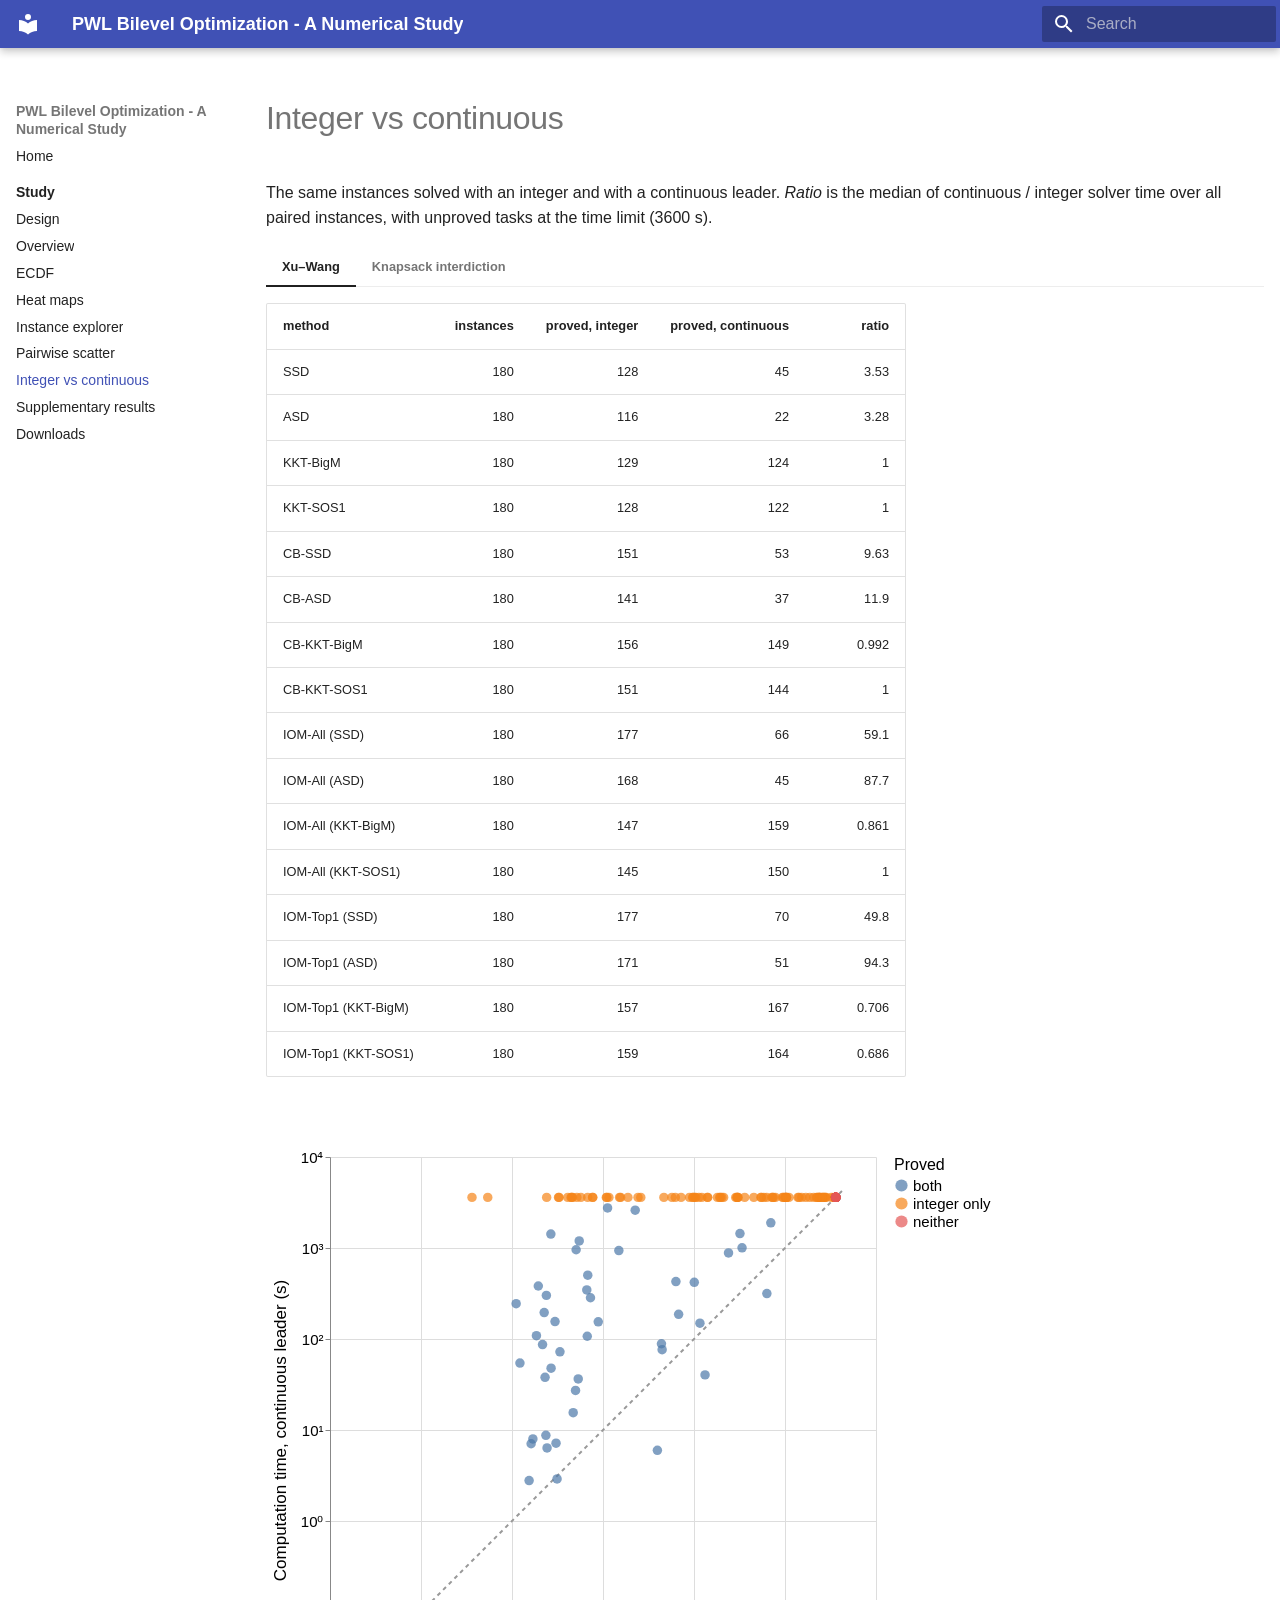
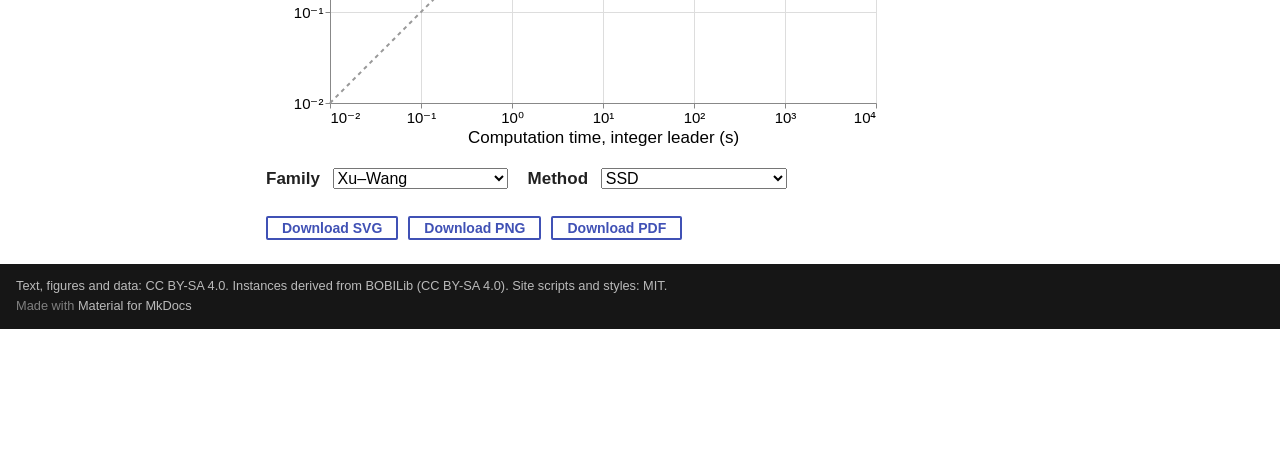
<file: site/study/integer-vs-continuous.html>
<!doctype html>
<html lang="en" class="no-js">
  <head>
    
      <meta charset="utf-8">
      <meta name="viewport" content="width=device-width,initial-scale=1">
      
      
      
        <link rel="canonical" href="https://simstevens.github.io/pwl-bilevel-numerical-study/study/integer-vs-continuous.html">
      
      
        <link rel="prev" href="scatter.html">
      
      
        <link rel="next" href="supplementary-results.html">
      
      
        
      
      
      <link rel="icon" href="../assets/images/favicon.png">
      <meta name="generator" content="mkdocs-1.6.1, mkdocs-material-9.7.7">
    
    
      
        <title>Integer vs continuous - PWL Bilevel Optimization - A Numerical Study</title>
      
    
    
      <link rel="stylesheet" href="../assets/stylesheets/main.ec1eaa64.min.css">
      
      


    
    
      
    
    
      
    
    
      <link rel="stylesheet" href="../assets/vendor/katex/katex.min.css">
    
      <link rel="stylesheet" href="../assets/study.css">
    
    <script>__md_scope=new URL("..",location),__md_hash=e=>[...e].reduce(((e,_)=>(e<<5)-e+_.charCodeAt(0)),0),__md_get=(e,_=localStorage,t=__md_scope)=>JSON.parse(_.getItem(t.pathname+"."+e)),__md_set=(e,_,t=localStorage,a=__md_scope)=>{try{t.setItem(a.pathname+"."+e,JSON.stringify(_))}catch(e){}}</script>
    
      

    
    
  
  <meta name="robots" content="noindex, nofollow">

  </head>
  
  
    <body dir="ltr">
  
    
    <input class="md-toggle" data-md-toggle="drawer" type="checkbox" id="__drawer" autocomplete="off">
    <input class="md-toggle" data-md-toggle="search" type="checkbox" id="__search" autocomplete="off">
    <label class="md-overlay" for="__drawer"></label>
    <div data-md-component="skip">
      
        
        <a href="#integer-vs-continuous" class="md-skip">
          Skip to content
        </a>
      
    </div>
    <div data-md-component="announce">
      
    </div>
    
    
      

  

<header class="md-header md-header--shadow" data-md-component="header">
  <nav class="md-header__inner md-grid" aria-label="Header">
    <a href="../index.html" title="PWL Bilevel Optimization - A Numerical Study" class="md-header__button md-logo" aria-label="PWL Bilevel Optimization - A Numerical Study" data-md-component="logo">
      
  
  <svg xmlns="http://www.w3.org/2000/svg" viewBox="0 0 24 24"><path d="M12 8a3 3 0 0 0 3-3 3 3 0 0 0-3-3 3 3 0 0 0-3 3 3 3 0 0 0 3 3m0 3.54C9.64 9.35 6.5 8 3 8v11c3.5 0 6.64 1.35 9 3.54 2.36-2.19 5.5-3.54 9-3.54V8c-3.5 0-6.64 1.35-9 3.54"/></svg>

    </a>
    <label class="md-header__button md-icon" for="__drawer">
      
      <svg xmlns="http://www.w3.org/2000/svg" viewBox="0 0 24 24"><path d="M3 6h18v2H3zm0 5h18v2H3zm0 5h18v2H3z"/></svg>
    </label>
    <div class="md-header__title" data-md-component="header-title">
      <div class="md-header__ellipsis">
        <div class="md-header__topic">
          <span class="md-ellipsis">
            PWL Bilevel Optimization - A Numerical Study
          </span>
        </div>
        <div class="md-header__topic" data-md-component="header-topic">
          <span class="md-ellipsis">
            
              Integer vs continuous
            
          </span>
        </div>
      </div>
    </div>
    
    
      <script>var palette=__md_get("__palette");if(palette&&palette.color){if("(prefers-color-scheme)"===palette.color.media){var media=matchMedia("(prefers-color-scheme: light)"),input=document.querySelector(media.matches?"[data-md-color-media='(prefers-color-scheme: light)']":"[data-md-color-media='(prefers-color-scheme: dark)']");palette.color.media=input.getAttribute("data-md-color-media"),palette.color.scheme=input.getAttribute("data-md-color-scheme"),palette.color.primary=input.getAttribute("data-md-color-primary"),palette.color.accent=input.getAttribute("data-md-color-accent")}for(var[key,value]of Object.entries(palette.color))document.body.setAttribute("data-md-color-"+key,value)}</script>
    
    
    
      
      
        <label class="md-header__button md-icon" for="__search">
          
          <svg xmlns="http://www.w3.org/2000/svg" viewBox="0 0 24 24"><path d="M9.5 3A6.5 6.5 0 0 1 16 9.5c0 1.61-.59 3.09-1.56 4.23l.27.27h.79l5 5-1.5 1.5-5-5v-.79l-.27-.27A6.52 6.52 0 0 1 9.5 16 6.5 6.5 0 0 1 3 9.5 6.5 6.5 0 0 1 9.5 3m0 2C7 5 5 7 5 9.5S7 14 9.5 14 14 12 14 9.5 12 5 9.5 5"/></svg>
        </label>
        <div class="md-search" data-md-component="search" role="dialog">
  <label class="md-search__overlay" for="__search"></label>
  <div class="md-search__inner" role="search">
    <form class="md-search__form" name="search">
      <input type="text" class="md-search__input" name="query" aria-label="Search" placeholder="Search" autocapitalize="off" autocorrect="off" autocomplete="off" spellcheck="false" data-md-component="search-query" required>
      <label class="md-search__icon md-icon" for="__search">
        
        <svg xmlns="http://www.w3.org/2000/svg" viewBox="0 0 24 24"><path d="M9.5 3A6.5 6.5 0 0 1 16 9.5c0 1.61-.59 3.09-1.56 4.23l.27.27h.79l5 5-1.5 1.5-5-5v-.79l-.27-.27A6.52 6.52 0 0 1 9.5 16 6.5 6.5 0 0 1 3 9.5 6.5 6.5 0 0 1 9.5 3m0 2C7 5 5 7 5 9.5S7 14 9.5 14 14 12 14 9.5 12 5 9.5 5"/></svg>
        
        <svg xmlns="http://www.w3.org/2000/svg" viewBox="0 0 24 24"><path d="M20 11v2H8l5.5 5.5-1.42 1.42L4.16 12l7.92-7.92L13.5 5.5 8 11z"/></svg>
      </label>
      <nav class="md-search__options" aria-label="Search">
        
        <button type="reset" class="md-search__icon md-icon" title="Clear" aria-label="Clear" tabindex="-1">
          
          <svg xmlns="http://www.w3.org/2000/svg" viewBox="0 0 24 24"><path d="M19 6.41 17.59 5 12 10.59 6.41 5 5 6.41 10.59 12 5 17.59 6.41 19 12 13.41 17.59 19 19 17.59 13.41 12z"/></svg>
        </button>
      </nav>
      
    </form>
    <div class="md-search__output">
      <div class="md-search__scrollwrap" tabindex="0" data-md-scrollfix>
        <div class="md-search-result" data-md-component="search-result">
          <div class="md-search-result__meta">
            Initializing search
          </div>
          <ol class="md-search-result__list" role="presentation"></ol>
        </div>
      </div>
    </div>
  </div>
</div>
      
    
    
  </nav>
  
</header>
    
    <div class="md-container" data-md-component="container">
      
      
        
          
        
      
      <main class="md-main" data-md-component="main">
        <div class="md-main__inner md-grid">
          
            
              
                
              
              <div class="md-sidebar md-sidebar--primary" data-md-component="sidebar" data-md-type="navigation" >
                <div class="md-sidebar__scrollwrap">
                  <div class="md-sidebar__inner">
                    



<nav class="md-nav md-nav--primary" aria-label="Navigation" data-md-level="0">
  <label class="md-nav__title" for="__drawer">
    <a href="../index.html" title="PWL Bilevel Optimization - A Numerical Study" class="md-nav__button md-logo" aria-label="PWL Bilevel Optimization - A Numerical Study" data-md-component="logo">
      
  
  <svg xmlns="http://www.w3.org/2000/svg" viewBox="0 0 24 24"><path d="M12 8a3 3 0 0 0 3-3 3 3 0 0 0-3-3 3 3 0 0 0-3 3 3 3 0 0 0 3 3m0 3.54C9.64 9.35 6.5 8 3 8v11c3.5 0 6.64 1.35 9 3.54 2.36-2.19 5.5-3.54 9-3.54V8c-3.5 0-6.64 1.35-9 3.54"/></svg>

    </a>
    PWL Bilevel Optimization - A Numerical Study
  </label>
  
  <ul class="md-nav__list" data-md-scrollfix>
    
      
      
  
  
  
  
    <li class="md-nav__item">
      <a href="../index.html" class="md-nav__link">
        
  
  
  <span class="md-ellipsis">
    
  
    Home
  

    
  </span>
  
  

      </a>
    </li>
  

    
      
      
  
  
    
  
  
  
    
    
      
        
          
        
      
        
      
        
      
        
      
        
      
        
      
        
      
        
      
        
      
        
      
    
    
    
      
        
        
      
    
    
    <li class="md-nav__item md-nav__item--active md-nav__item--section md-nav__item--nested">
      
        
        
        <input class="md-nav__toggle md-toggle " type="checkbox" id="__nav_2" checked>
        
          
          <div class="md-nav__link md-nav__container">
            <a href="index.html" class="md-nav__link ">
              
  
  
  <span class="md-ellipsis">
    
  
    Study
  

    
  </span>
  
  

            </a>
            
              
              <label class="md-nav__link " for="__nav_2" id="__nav_2_label" tabindex="">
                <span class="md-nav__icon md-icon"></span>
              </label>
            
          </div>
        
        <nav class="md-nav" data-md-level="1" aria-labelledby="__nav_2_label" aria-expanded="true">
          <label class="md-nav__title" for="__nav_2">
            <span class="md-nav__icon md-icon"></span>
            
  
    Study
  

          </label>
          <ul class="md-nav__list" data-md-scrollfix>
            
              
            
              
                
  
  
  
  
    <li class="md-nav__item">
      <a href="design.html" class="md-nav__link">
        
  
  
  <span class="md-ellipsis">
    
  
    Design
  

    
  </span>
  
  

      </a>
    </li>
  

              
            
              
                
  
  
  
  
    <li class="md-nav__item">
      <a href="overview.html" class="md-nav__link">
        
  
  
  <span class="md-ellipsis">
    
  
    Overview
  

    
  </span>
  
  

      </a>
    </li>
  

              
            
              
                
  
  
  
  
    <li class="md-nav__item">
      <a href="ecdf.html" class="md-nav__link">
        
  
  
  <span class="md-ellipsis">
    
  
    ECDF
  

    
  </span>
  
  

      </a>
    </li>
  

              
            
              
                
  
  
  
  
    <li class="md-nav__item">
      <a href="heatmaps.html" class="md-nav__link">
        
  
  
  <span class="md-ellipsis">
    
  
    Heat maps
  

    
  </span>
  
  

      </a>
    </li>
  

              
            
              
                
  
  
  
  
    <li class="md-nav__item">
      <a href="explorer.html" class="md-nav__link">
        
  
  
  <span class="md-ellipsis">
    
  
    Instance explorer
  

    
  </span>
  
  

      </a>
    </li>
  

              
            
              
                
  
  
  
  
    <li class="md-nav__item">
      <a href="scatter.html" class="md-nav__link">
        
  
  
  <span class="md-ellipsis">
    
  
    Pairwise scatter
  

    
  </span>
  
  

      </a>
    </li>
  

              
            
              
                
  
  
    
  
  
  
    <li class="md-nav__item md-nav__item--active">
      
      <input class="md-nav__toggle md-toggle" type="checkbox" id="__toc">
      
      
        
      
      
      <a href="integer-vs-continuous.html" class="md-nav__link md-nav__link--active">
        
  
  
  <span class="md-ellipsis">
    
  
    Integer vs continuous
  

    
  </span>
  
  

      </a>
      
    </li>
  

              
            
              
                
  
  
  
  
    <li class="md-nav__item">
      <a href="supplementary-results.html" class="md-nav__link">
        
  
  
  <span class="md-ellipsis">
    
  
    Supplementary results
  

    
  </span>
  
  

      </a>
    </li>
  

              
            
              
                
  
  
  
  
    <li class="md-nav__item">
      <a href="downloads.html" class="md-nav__link">
        
  
  
  <span class="md-ellipsis">
    
  
    Downloads
  

    
  </span>
  
  

      </a>
    </li>
  

              
            
          </ul>
        </nav>
      
    </li>
  

    
  </ul>
</nav>
                  </div>
                </div>
              </div>
            
            
              
                
              
              <div class="md-sidebar md-sidebar--secondary" data-md-component="sidebar" data-md-type="toc" hidden>
                <div class="md-sidebar__scrollwrap">
                  <div class="md-sidebar__inner">
                    

<nav class="md-nav md-nav--secondary" aria-label="Table of contents">
  
  
  
    
  
  
</nav>
                  </div>
                </div>
              </div>
            
          
          
            <div class="md-content" data-md-component="content">
              
              <article class="md-content__inner md-typeset">
                
                  
  




<h1 id="integer-vs-continuous">Integer vs continuous<a class="headerlink" href="#integer-vs-continuous" title="Permanent link">&para;</a></h1>
<p>The same instances solved with an integer and with a continuous leader.
<em>Ratio</em> is the median of continuous / integer solver time over all paired
instances, with unproved tasks at the time limit (3600 s).</p>
<div class="tabbed-set tabbed-alternate" data-tabs="1:2"><input checked="checked" id="__tabbed_1_1" name="__tabbed_1" type="radio" /><input id="__tabbed_1_2" name="__tabbed_1" type="radio" /><div class="tabbed-labels"><label for="__tabbed_1_1">Xu–Wang</label><label for="__tabbed_1_2">Knapsack interdiction</label></div>
<div class="tabbed-content">
<div class="tabbed-block">
<div class="study-sortable" markdown>
<table>
<thead>
<tr>
<th>method</th>
<th style="text-align: right;">instances</th>
<th style="text-align: right;">proved, integer</th>
<th style="text-align: right;">proved, continuous</th>
<th style="text-align: right;">ratio</th>
</tr>
</thead>
<tbody>
<tr>
<td>SSD</td>
<td style="text-align: right;">180</td>
<td style="text-align: right;">128</td>
<td style="text-align: right;">45</td>
<td style="text-align: right;">3.53</td>
</tr>
<tr>
<td>ASD</td>
<td style="text-align: right;">180</td>
<td style="text-align: right;">116</td>
<td style="text-align: right;">22</td>
<td style="text-align: right;">3.28</td>
</tr>
<tr>
<td>KKT-BigM</td>
<td style="text-align: right;">180</td>
<td style="text-align: right;">129</td>
<td style="text-align: right;">124</td>
<td style="text-align: right;">1</td>
</tr>
<tr>
<td>KKT-SOS1</td>
<td style="text-align: right;">180</td>
<td style="text-align: right;">128</td>
<td style="text-align: right;">122</td>
<td style="text-align: right;">1</td>
</tr>
<tr>
<td>CB-SSD</td>
<td style="text-align: right;">180</td>
<td style="text-align: right;">151</td>
<td style="text-align: right;">53</td>
<td style="text-align: right;">9.63</td>
</tr>
<tr>
<td>CB-ASD</td>
<td style="text-align: right;">180</td>
<td style="text-align: right;">141</td>
<td style="text-align: right;">37</td>
<td style="text-align: right;">11.9</td>
</tr>
<tr>
<td>CB-KKT-BigM</td>
<td style="text-align: right;">180</td>
<td style="text-align: right;">156</td>
<td style="text-align: right;">149</td>
<td style="text-align: right;">0.992</td>
</tr>
<tr>
<td>CB-KKT-SOS1</td>
<td style="text-align: right;">180</td>
<td style="text-align: right;">151</td>
<td style="text-align: right;">144</td>
<td style="text-align: right;">1</td>
</tr>
<tr>
<td>IOM-All (SSD)</td>
<td style="text-align: right;">180</td>
<td style="text-align: right;">177</td>
<td style="text-align: right;">66</td>
<td style="text-align: right;">59.1</td>
</tr>
<tr>
<td>IOM-All (ASD)</td>
<td style="text-align: right;">180</td>
<td style="text-align: right;">168</td>
<td style="text-align: right;">45</td>
<td style="text-align: right;">87.7</td>
</tr>
<tr>
<td>IOM-All (KKT-BigM)</td>
<td style="text-align: right;">180</td>
<td style="text-align: right;">147</td>
<td style="text-align: right;">159</td>
<td style="text-align: right;">0.861</td>
</tr>
<tr>
<td>IOM-All (KKT-SOS1)</td>
<td style="text-align: right;">180</td>
<td style="text-align: right;">145</td>
<td style="text-align: right;">150</td>
<td style="text-align: right;">1</td>
</tr>
<tr>
<td>IOM-Top1 (SSD)</td>
<td style="text-align: right;">180</td>
<td style="text-align: right;">177</td>
<td style="text-align: right;">70</td>
<td style="text-align: right;">49.8</td>
</tr>
<tr>
<td>IOM-Top1 (ASD)</td>
<td style="text-align: right;">180</td>
<td style="text-align: right;">171</td>
<td style="text-align: right;">51</td>
<td style="text-align: right;">94.3</td>
</tr>
<tr>
<td>IOM-Top1 (KKT-BigM)</td>
<td style="text-align: right;">180</td>
<td style="text-align: right;">157</td>
<td style="text-align: right;">167</td>
<td style="text-align: right;">0.706</td>
</tr>
<tr>
<td>IOM-Top1 (KKT-SOS1)</td>
<td style="text-align: right;">180</td>
<td style="text-align: right;">159</td>
<td style="text-align: right;">164</td>
<td style="text-align: right;">0.686</td>
</tr>
</tbody>
</table>
</div>
</div>
<div class="tabbed-block">
<div class="study-sortable" markdown>
<table>
<thead>
<tr>
<th>method</th>
<th style="text-align: right;">instances</th>
<th style="text-align: right;">proved, integer</th>
<th style="text-align: right;">proved, continuous</th>
<th style="text-align: right;">ratio</th>
</tr>
</thead>
<tbody>
<tr>
<td>SSD</td>
<td style="text-align: right;">180</td>
<td style="text-align: right;">125</td>
<td style="text-align: right;">68</td>
<td style="text-align: right;">5.13</td>
</tr>
<tr>
<td>ASD</td>
<td style="text-align: right;">180</td>
<td style="text-align: right;">88</td>
<td style="text-align: right;">7</td>
<td style="text-align: right;">1</td>
</tr>
<tr>
<td>KKT-BigM</td>
<td style="text-align: right;">180</td>
<td style="text-align: right;">91</td>
<td style="text-align: right;">77</td>
<td style="text-align: right;">1</td>
</tr>
<tr>
<td>KKT-SOS1</td>
<td style="text-align: right;">180</td>
<td style="text-align: right;">16</td>
<td style="text-align: right;">10</td>
<td style="text-align: right;">1</td>
</tr>
<tr>
<td>CB-SSD</td>
<td style="text-align: right;">180</td>
<td style="text-align: right;">155</td>
<td style="text-align: right;">84</td>
<td style="text-align: right;">11.2</td>
</tr>
<tr>
<td>CB-ASD</td>
<td style="text-align: right;">180</td>
<td style="text-align: right;">109</td>
<td style="text-align: right;">19</td>
<td style="text-align: right;">9.74</td>
</tr>
<tr>
<td>CB-KKT-BigM</td>
<td style="text-align: right;">180</td>
<td style="text-align: right;">126</td>
<td style="text-align: right;">104</td>
<td style="text-align: right;">1</td>
</tr>
<tr>
<td>CB-KKT-SOS1</td>
<td style="text-align: right;">180</td>
<td style="text-align: right;">35</td>
<td style="text-align: right;">28</td>
<td style="text-align: right;">1</td>
</tr>
<tr>
<td>IOM-All (SSD)</td>
<td style="text-align: right;">180</td>
<td style="text-align: right;">180</td>
<td style="text-align: right;">66</td>
<td style="text-align: right;">2.76e+03</td>
</tr>
<tr>
<td>IOM-All (ASD)</td>
<td style="text-align: right;">180</td>
<td style="text-align: right;">133</td>
<td style="text-align: right;">15</td>
<td style="text-align: right;">141</td>
</tr>
<tr>
<td>IOM-All (KKT-BigM)</td>
<td style="text-align: right;">180</td>
<td style="text-align: right;">12</td>
<td style="text-align: right;">12</td>
<td style="text-align: right;">1</td>
</tr>
<tr>
<td>IOM-All (KKT-SOS1)</td>
<td style="text-align: right;">180</td>
<td style="text-align: right;">10</td>
<td style="text-align: right;">7</td>
<td style="text-align: right;">1</td>
</tr>
<tr>
<td>IOM-Top1 (SSD)</td>
<td style="text-align: right;">180</td>
<td style="text-align: right;">180</td>
<td style="text-align: right;">55</td>
<td style="text-align: right;">1.92e+03</td>
</tr>
<tr>
<td>IOM-Top1 (ASD)</td>
<td style="text-align: right;">180</td>
<td style="text-align: right;">135</td>
<td style="text-align: right;">14</td>
<td style="text-align: right;">175</td>
</tr>
<tr>
<td>IOM-Top1 (KKT-BigM)</td>
<td style="text-align: right;">180</td>
<td style="text-align: right;">13</td>
<td style="text-align: right;">11</td>
<td style="text-align: right;">1</td>
</tr>
<tr>
<td>IOM-Top1 (KKT-SOS1)</td>
<td style="text-align: right;">180</td>
<td style="text-align: right;">10</td>
<td style="text-align: right;">7</td>
<td style="text-align: right;">1</td>
</tr>
</tbody>
</table>
</div>
</div>
</div>
</div>
<div class="study-chart" data-spec="{&quot;data&quot;: {&quot;url&quot;: &quot;data/leader_pairs.json&quot;, &quot;format&quot;: {&quot;type&quot;: &quot;json&quot;, &quot;property&quot;: &quot;records&quot;}}, &quot;params&quot;: [{&quot;name&quot;: &quot;family&quot;, &quot;value&quot;: &quot;Xu\u2013Wang&quot;, &quot;bind&quot;: {&quot;input&quot;: &quot;select&quot;, &quot;options&quot;: [&quot;Xu\u2013Wang&quot;, &quot;Knapsack interdiction&quot;], &quot;name&quot;: &quot;Family &quot;}}, {&quot;name&quot;: &quot;method&quot;, &quot;value&quot;: &quot;SSD&quot;, &quot;bind&quot;: {&quot;input&quot;: &quot;select&quot;, &quot;options&quot;: [&quot;SSD&quot;, &quot;ASD&quot;, &quot;KKT-BigM&quot;, &quot;KKT-SOS1&quot;, &quot;CB-SSD&quot;, &quot;CB-ASD&quot;, &quot;CB-KKT-BigM&quot;, &quot;CB-KKT-SOS1&quot;, &quot;IOM-All (SSD)&quot;, &quot;IOM-All (ASD)&quot;, &quot;IOM-All (KKT-BigM)&quot;, &quot;IOM-All (KKT-SOS1)&quot;, &quot;IOM-Top1 (SSD)&quot;, &quot;IOM-Top1 (ASD)&quot;, &quot;IOM-Top1 (KKT-BigM)&quot;, &quot;IOM-Top1 (KKT-SOS1)&quot;], &quot;name&quot;: &quot;Method &quot;}}], &quot;transform&quot;: [{&quot;filter&quot;: &quot;datum.family_label === family &amp;&amp; datum.method_label === method&quot;}], &quot;width&quot;: 520, &quot;height&quot;: 520, &quot;layer&quot;: [{&quot;data&quot;: {&quot;values&quot;: [{&quot;d&quot;: 0.01}, {&quot;d&quot;: 4320.0}]}, &quot;mark&quot;: {&quot;type&quot;: &quot;line&quot;, &quot;color&quot;: &quot;#999&quot;, &quot;strokeDash&quot;: [4, 4]}, &quot;encoding&quot;: {&quot;x&quot;: {&quot;field&quot;: &quot;d&quot;, &quot;type&quot;: &quot;quantitative&quot;}, &quot;y&quot;: {&quot;field&quot;: &quot;d&quot;, &quot;type&quot;: &quot;quantitative&quot;}}}, {&quot;mark&quot;: {&quot;type&quot;: &quot;point&quot;, &quot;filled&quot;: true, &quot;opacity&quot;: 0.7, &quot;size&quot;: 90}, &quot;encoding&quot;: {&quot;x&quot;: {&quot;field&quot;: &quot;integer_seconds&quot;, &quot;type&quot;: &quot;quantitative&quot;, &quot;scale&quot;: {&quot;type&quot;: &quot;log&quot;, &quot;domain&quot;: [0.01, 4320.0]}, &quot;axis&quot;: {&quot;values&quot;: [0.01, 0.1, 1.0, 10.0, 100.0, 1000.0, 10000.0], &quot;labelExpr&quot;: &quot;&#x27;10&#x27; + replace(replace(replace(replace(replace(replace(replace(replace(replace(replace(replace((&#x27;&#x27; + round(log(datum.value) / LN10)), &#x27;-&#x27;, &#x27;\u207b&#x27;), &#x27;0&#x27;, &#x27;\u2070&#x27;), &#x27;1&#x27;, &#x27;\u00b9&#x27;), &#x27;2&#x27;, &#x27;\u00b2&#x27;), &#x27;3&#x27;, &#x27;\u00b3&#x27;), &#x27;4&#x27;, &#x27;\u2074&#x27;), &#x27;5&#x27;, &#x27;\u2075&#x27;), &#x27;6&#x27;, &#x27;\u2076&#x27;), &#x27;7&#x27;, &#x27;\u2077&#x27;), &#x27;8&#x27;, &#x27;\u2078&#x27;), &#x27;9&#x27;, &#x27;\u2079&#x27;)&quot;}, &quot;title&quot;: &quot;Computation time, integer leader (s)&quot;}, &quot;y&quot;: {&quot;field&quot;: &quot;continuous_seconds&quot;, &quot;type&quot;: &quot;quantitative&quot;, &quot;scale&quot;: {&quot;type&quot;: &quot;log&quot;, &quot;domain&quot;: [0.01, 4320.0]}, &quot;axis&quot;: {&quot;values&quot;: [0.01, 0.1, 1.0, 10.0, 100.0, 1000.0, 10000.0], &quot;labelExpr&quot;: &quot;&#x27;10&#x27; + replace(replace(replace(replace(replace(replace(replace(replace(replace(replace(replace((&#x27;&#x27; + round(log(datum.value) / LN10)), &#x27;-&#x27;, &#x27;\u207b&#x27;), &#x27;0&#x27;, &#x27;\u2070&#x27;), &#x27;1&#x27;, &#x27;\u00b9&#x27;), &#x27;2&#x27;, &#x27;\u00b2&#x27;), &#x27;3&#x27;, &#x27;\u00b3&#x27;), &#x27;4&#x27;, &#x27;\u2074&#x27;), &#x27;5&#x27;, &#x27;\u2075&#x27;), &#x27;6&#x27;, &#x27;\u2076&#x27;), &#x27;7&#x27;, &#x27;\u2077&#x27;), &#x27;8&#x27;, &#x27;\u2078&#x27;), &#x27;9&#x27;, &#x27;\u2079&#x27;)&quot;}, &quot;title&quot;: &quot;Computation time, continuous leader (s)&quot;}, &quot;color&quot;: {&quot;field&quot;: &quot;outcome&quot;, &quot;type&quot;: &quot;nominal&quot;, &quot;title&quot;: &quot;Proved&quot;}, &quot;tooltip&quot;: [{&quot;field&quot;: &quot;instance_id&quot;, &quot;title&quot;: &quot;instance&quot;}, {&quot;field&quot;: &quot;integer_seconds&quot;, &quot;format&quot;: &quot;.2f&quot;, &quot;title&quot;: &quot;integer (s)&quot;}, {&quot;field&quot;: &quot;continuous_seconds&quot;, &quot;format&quot;: &quot;.2f&quot;, &quot;title&quot;: &quot;continuous (s)&quot;}, {&quot;field&quot;: &quot;outcome&quot;, &quot;title&quot;: &quot;proved&quot;}]}}], &quot;config&quot;: {&quot;font&quot;: &quot;-apple-system, BlinkMacSystemFont, Helvetica, Arial, sans-serif&quot;, &quot;axis&quot;: {&quot;labelFontSize&quot;: 15, &quot;titleFontSize&quot;: 17, &quot;titleFontWeight&quot;: &quot;normal&quot;}, &quot;legend&quot;: {&quot;labelFontSize&quot;: 15, &quot;titleFontSize&quot;: 16, &quot;titleFontWeight&quot;: &quot;normal&quot;, &quot;labelLimit&quot;: 450, &quot;titleLimit&quot;: 450, &quot;symbolSize&quot;: 150}, &quot;header&quot;: {&quot;labelFontSize&quot;: 17, &quot;titleFontSize&quot;: 17, &quot;titleFontWeight&quot;: &quot;normal&quot;}, &quot;title&quot;: {&quot;fontSize&quot;: 18, &quot;fontWeight&quot;: &quot;normal&quot;}, &quot;view&quot;: {&quot;stroke&quot;: null}}}" data-grow="true"></div>







  
  




  



                
              </article>
            </div>
          
          
<script>var target=document.getElementById(location.hash.slice(1));target&&target.name&&(target.checked=target.name.startsWith("__tabbed_"))</script>
        </div>
        
      </main>
      
        <footer class="md-footer">
  
  <div class="md-footer-meta md-typeset">
    <div class="md-footer-meta__inner md-grid">
      <div class="md-copyright">
  
    <div class="md-copyright__highlight">
      Text, figures and data: CC BY-SA 4.0. Instances derived from BOBILib (CC BY-SA 4.0). Site scripts and styles: MIT.
    </div>
  
  
    Made with
    <a href="https://squidfunk.github.io/mkdocs-material/" target="_blank" rel="noopener">
      Material for MkDocs
    </a>
  
</div>
      
    </div>
  </div>
</footer>
      
    </div>
    <div class="md-dialog" data-md-component="dialog">
      <div class="md-dialog__inner md-typeset"></div>
    </div>
    
    
    
      
      
      <script id="__config" type="application/json">{"annotate": null, "base": "..", "features": ["navigation.sections", "navigation.indexes", "content.code.copy", "search.highlight"], "search": "../assets/javascripts/workers/search.2c215733.min.js", "tags": null, "translations": {"clipboard.copied": "Copied to clipboard", "clipboard.copy": "Copy to clipboard", "search.result.more.one": "1 more on this page", "search.result.more.other": "# more on this page", "search.result.none": "No matching documents", "search.result.one": "1 matching document", "search.result.other": "# matching documents", "search.result.placeholder": "Type to start searching", "search.result.term.missing": "Missing", "select.version": "Select version"}, "version": null}</script>
    
    
      <script src="../assets/javascripts/bundle.d7400e89.min.js"></script>
      
        <script src="../assets/vendor/katex/katex.min.js"></script>
      
        <script src="../assets/vendor/katex/contrib/auto-render.min.js"></script>
      
        <script src="../assets/katex-init.js"></script>
      
        <script src="../assets/vendor/vega/vega.min.js"></script>
      
        <script src="../assets/vendor/vega/vega-lite.min.js"></script>
      
        <script src="../assets/vendor/vega/vega-embed.min.js"></script>
      
        <script src="../assets/study-base.js"></script>
      
        <script src="../assets/tikz-filter.js"></script>
      
        <script src="../assets/pdf-export.js"></script>
      
        <script src="../assets/study-charts.js"></script>
      
        <script src="../assets/explorer.js"></script>
      
    
  </body>
</html>
</file>
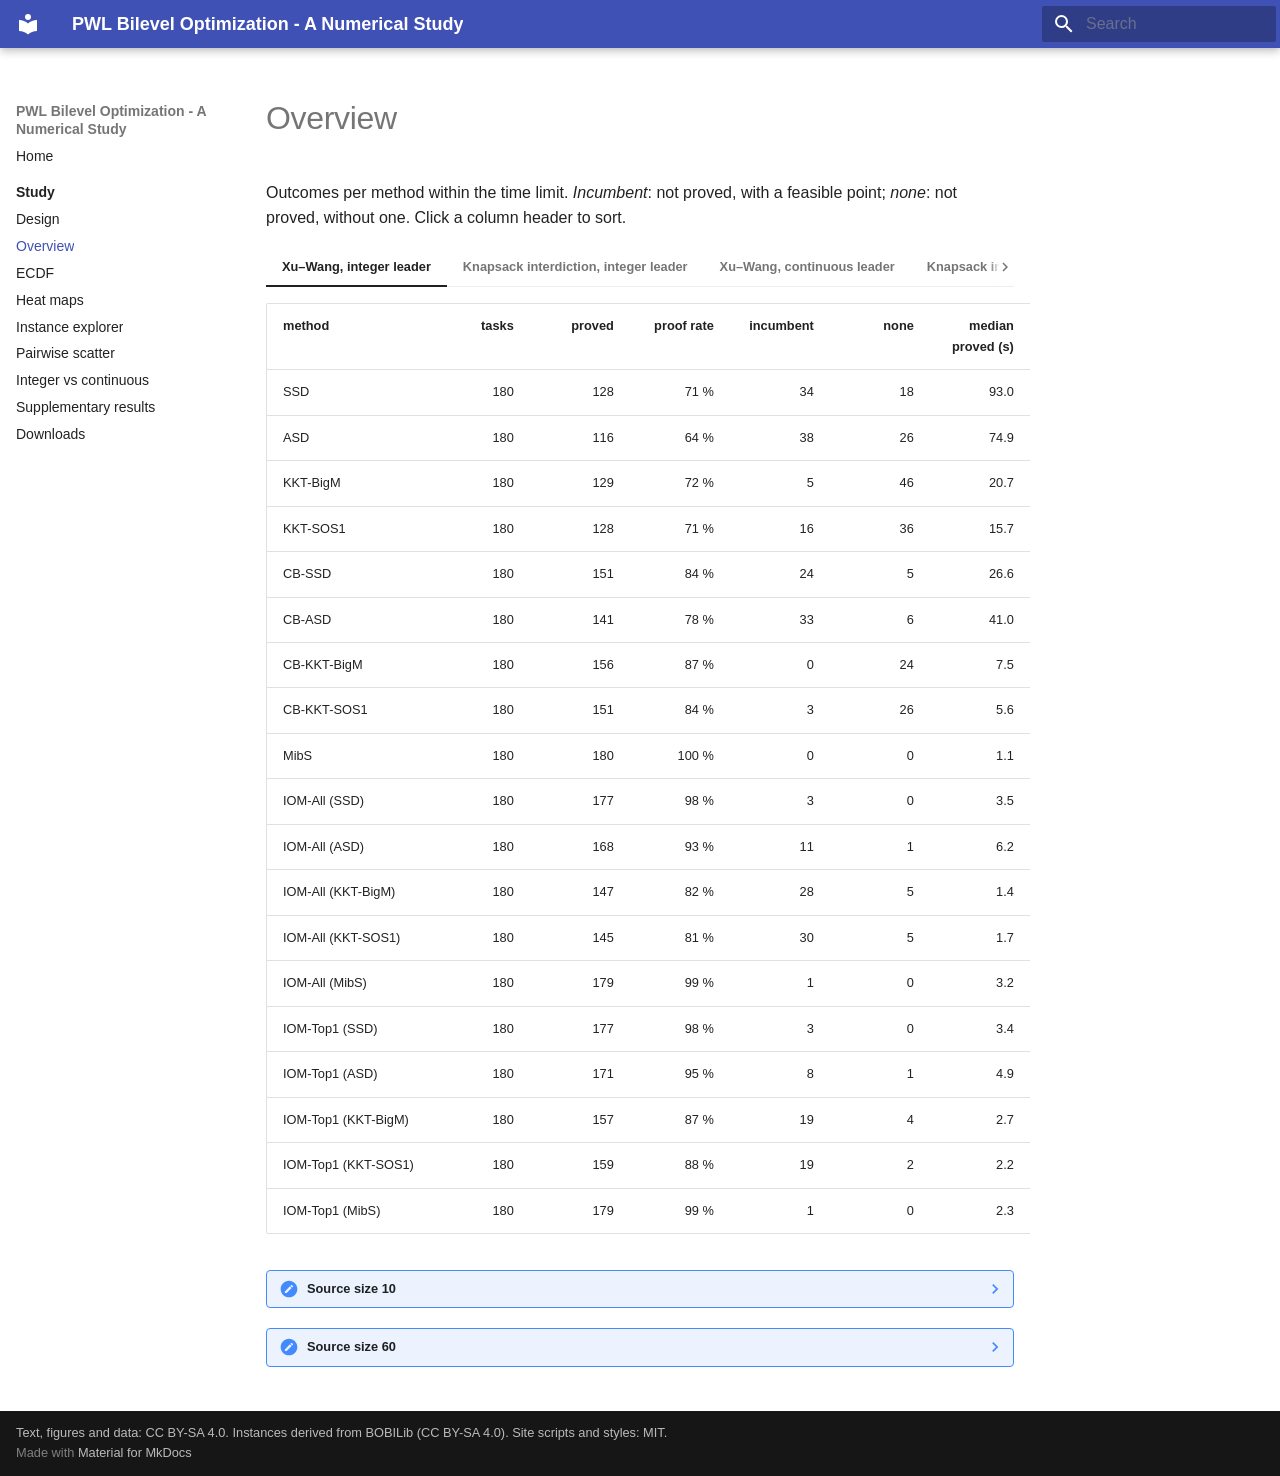
<file: site/study/overview.html>
<!doctype html>
<html lang="en" class="no-js">
  <head>
    
      <meta charset="utf-8">
      <meta name="viewport" content="width=device-width,initial-scale=1">
      
      
      
        <link rel="canonical" href="https://simstevens.github.io/pwl-bilevel-numerical-study/study/overview.html">
      
      
        <link rel="prev" href="design.html">
      
      
        <link rel="next" href="ecdf.html">
      
      
        
      
      
      <link rel="icon" href="../assets/images/favicon.png">
      <meta name="generator" content="mkdocs-1.6.1, mkdocs-material-9.7.7">
    
    
      
        <title>Overview - PWL Bilevel Optimization - A Numerical Study</title>
      
    
    
      <link rel="stylesheet" href="../assets/stylesheets/main.ec1eaa64.min.css">
      
      


    
    
      
    
    
      
    
    
      <link rel="stylesheet" href="../assets/vendor/katex/katex.min.css">
    
      <link rel="stylesheet" href="../assets/study.css">
    
    <script>__md_scope=new URL("..",location),__md_hash=e=>[...e].reduce(((e,_)=>(e<<5)-e+_.charCodeAt(0)),0),__md_get=(e,_=localStorage,t=__md_scope)=>JSON.parse(_.getItem(t.pathname+"."+e)),__md_set=(e,_,t=localStorage,a=__md_scope)=>{try{t.setItem(a.pathname+"."+e,JSON.stringify(_))}catch(e){}}</script>
    
      

    
    
  
  <meta name="robots" content="noindex, nofollow">

  </head>
  
  
    <body dir="ltr">
  
    
    <input class="md-toggle" data-md-toggle="drawer" type="checkbox" id="__drawer" autocomplete="off">
    <input class="md-toggle" data-md-toggle="search" type="checkbox" id="__search" autocomplete="off">
    <label class="md-overlay" for="__drawer"></label>
    <div data-md-component="skip">
      
        
        <a href="#overview" class="md-skip">
          Skip to content
        </a>
      
    </div>
    <div data-md-component="announce">
      
    </div>
    
    
      

  

<header class="md-header md-header--shadow" data-md-component="header">
  <nav class="md-header__inner md-grid" aria-label="Header">
    <a href="../index.html" title="PWL Bilevel Optimization - A Numerical Study" class="md-header__button md-logo" aria-label="PWL Bilevel Optimization - A Numerical Study" data-md-component="logo">
      
  
  <svg xmlns="http://www.w3.org/2000/svg" viewBox="0 0 24 24"><path d="M12 8a3 3 0 0 0 3-3 3 3 0 0 0-3-3 3 3 0 0 0-3 3 3 3 0 0 0 3 3m0 3.54C9.64 9.35 6.5 8 3 8v11c3.5 0 6.64 1.35 9 3.54 2.36-2.19 5.5-3.54 9-3.54V8c-3.5 0-6.64 1.35-9 3.54"/></svg>

    </a>
    <label class="md-header__button md-icon" for="__drawer">
      
      <svg xmlns="http://www.w3.org/2000/svg" viewBox="0 0 24 24"><path d="M3 6h18v2H3zm0 5h18v2H3zm0 5h18v2H3z"/></svg>
    </label>
    <div class="md-header__title" data-md-component="header-title">
      <div class="md-header__ellipsis">
        <div class="md-header__topic">
          <span class="md-ellipsis">
            PWL Bilevel Optimization - A Numerical Study
          </span>
        </div>
        <div class="md-header__topic" data-md-component="header-topic">
          <span class="md-ellipsis">
            
              Overview
            
          </span>
        </div>
      </div>
    </div>
    
    
      <script>var palette=__md_get("__palette");if(palette&&palette.color){if("(prefers-color-scheme)"===palette.color.media){var media=matchMedia("(prefers-color-scheme: light)"),input=document.querySelector(media.matches?"[data-md-color-media='(prefers-color-scheme: light)']":"[data-md-color-media='(prefers-color-scheme: dark)']");palette.color.media=input.getAttribute("data-md-color-media"),palette.color.scheme=input.getAttribute("data-md-color-scheme"),palette.color.primary=input.getAttribute("data-md-color-primary"),palette.color.accent=input.getAttribute("data-md-color-accent")}for(var[key,value]of Object.entries(palette.color))document.body.setAttribute("data-md-color-"+key,value)}</script>
    
    
    
      
      
        <label class="md-header__button md-icon" for="__search">
          
          <svg xmlns="http://www.w3.org/2000/svg" viewBox="0 0 24 24"><path d="M9.5 3A6.5 6.5 0 0 1 16 9.5c0 1.61-.59 3.09-1.56 4.23l.27.27h.79l5 5-1.5 1.5-5-5v-.79l-.27-.27A6.52 6.52 0 0 1 9.5 16 6.5 6.5 0 0 1 3 9.5 6.5 6.5 0 0 1 9.5 3m0 2C7 5 5 7 5 9.5S7 14 9.5 14 14 12 14 9.5 12 5 9.5 5"/></svg>
        </label>
        <div class="md-search" data-md-component="search" role="dialog">
  <label class="md-search__overlay" for="__search"></label>
  <div class="md-search__inner" role="search">
    <form class="md-search__form" name="search">
      <input type="text" class="md-search__input" name="query" aria-label="Search" placeholder="Search" autocapitalize="off" autocorrect="off" autocomplete="off" spellcheck="false" data-md-component="search-query" required>
      <label class="md-search__icon md-icon" for="__search">
        
        <svg xmlns="http://www.w3.org/2000/svg" viewBox="0 0 24 24"><path d="M9.5 3A6.5 6.5 0 0 1 16 9.5c0 1.61-.59 3.09-1.56 4.23l.27.27h.79l5 5-1.5 1.5-5-5v-.79l-.27-.27A6.52 6.52 0 0 1 9.5 16 6.5 6.5 0 0 1 3 9.5 6.5 6.5 0 0 1 9.5 3m0 2C7 5 5 7 5 9.5S7 14 9.5 14 14 12 14 9.5 12 5 9.5 5"/></svg>
        
        <svg xmlns="http://www.w3.org/2000/svg" viewBox="0 0 24 24"><path d="M20 11v2H8l5.5 5.5-1.42 1.42L4.16 12l7.92-7.92L13.5 5.5 8 11z"/></svg>
      </label>
      <nav class="md-search__options" aria-label="Search">
        
        <button type="reset" class="md-search__icon md-icon" title="Clear" aria-label="Clear" tabindex="-1">
          
          <svg xmlns="http://www.w3.org/2000/svg" viewBox="0 0 24 24"><path d="M19 6.41 17.59 5 12 10.59 6.41 5 5 6.41 10.59 12 5 17.59 6.41 19 12 13.41 17.59 19 19 17.59 13.41 12z"/></svg>
        </button>
      </nav>
      
    </form>
    <div class="md-search__output">
      <div class="md-search__scrollwrap" tabindex="0" data-md-scrollfix>
        <div class="md-search-result" data-md-component="search-result">
          <div class="md-search-result__meta">
            Initializing search
          </div>
          <ol class="md-search-result__list" role="presentation"></ol>
        </div>
      </div>
    </div>
  </div>
</div>
      
    
    
  </nav>
  
</header>
    
    <div class="md-container" data-md-component="container">
      
      
        
          
        
      
      <main class="md-main" data-md-component="main">
        <div class="md-main__inner md-grid">
          
            
              
              <div class="md-sidebar md-sidebar--primary" data-md-component="sidebar" data-md-type="navigation" >
                <div class="md-sidebar__scrollwrap">
                  <div class="md-sidebar__inner">
                    



<nav class="md-nav md-nav--primary" aria-label="Navigation" data-md-level="0">
  <label class="md-nav__title" for="__drawer">
    <a href="../index.html" title="PWL Bilevel Optimization - A Numerical Study" class="md-nav__button md-logo" aria-label="PWL Bilevel Optimization - A Numerical Study" data-md-component="logo">
      
  
  <svg xmlns="http://www.w3.org/2000/svg" viewBox="0 0 24 24"><path d="M12 8a3 3 0 0 0 3-3 3 3 0 0 0-3-3 3 3 0 0 0-3 3 3 3 0 0 0 3 3m0 3.54C9.64 9.35 6.5 8 3 8v11c3.5 0 6.64 1.35 9 3.54 2.36-2.19 5.5-3.54 9-3.54V8c-3.5 0-6.64 1.35-9 3.54"/></svg>

    </a>
    PWL Bilevel Optimization - A Numerical Study
  </label>
  
  <ul class="md-nav__list" data-md-scrollfix>
    
      
      
  
  
  
  
    <li class="md-nav__item">
      <a href="../index.html" class="md-nav__link">
        
  
  
  <span class="md-ellipsis">
    
  
    Home
  

    
  </span>
  
  

      </a>
    </li>
  

    
      
      
  
  
    
  
  
  
    
    
      
        
          
        
      
        
      
        
      
        
      
        
      
        
      
        
      
        
      
        
      
        
      
    
    
    
      
        
        
      
    
    
    <li class="md-nav__item md-nav__item--active md-nav__item--section md-nav__item--nested">
      
        
        
        <input class="md-nav__toggle md-toggle " type="checkbox" id="__nav_2" checked>
        
          
          <div class="md-nav__link md-nav__container">
            <a href="index.html" class="md-nav__link ">
              
  
  
  <span class="md-ellipsis">
    
  
    Study
  

    
  </span>
  
  

            </a>
            
              
              <label class="md-nav__link " for="__nav_2" id="__nav_2_label" tabindex="">
                <span class="md-nav__icon md-icon"></span>
              </label>
            
          </div>
        
        <nav class="md-nav" data-md-level="1" aria-labelledby="__nav_2_label" aria-expanded="true">
          <label class="md-nav__title" for="__nav_2">
            <span class="md-nav__icon md-icon"></span>
            
  
    Study
  

          </label>
          <ul class="md-nav__list" data-md-scrollfix>
            
              
            
              
                
  
  
  
  
    <li class="md-nav__item">
      <a href="design.html" class="md-nav__link">
        
  
  
  <span class="md-ellipsis">
    
  
    Design
  

    
  </span>
  
  

      </a>
    </li>
  

              
            
              
                
  
  
    
  
  
  
    <li class="md-nav__item md-nav__item--active">
      
      <input class="md-nav__toggle md-toggle" type="checkbox" id="__toc">
      
      
        
      
      
      <a href="overview.html" class="md-nav__link md-nav__link--active">
        
  
  
  <span class="md-ellipsis">
    
  
    Overview
  

    
  </span>
  
  

      </a>
      
    </li>
  

              
            
              
                
  
  
  
  
    <li class="md-nav__item">
      <a href="ecdf.html" class="md-nav__link">
        
  
  
  <span class="md-ellipsis">
    
  
    ECDF
  

    
  </span>
  
  

      </a>
    </li>
  

              
            
              
                
  
  
  
  
    <li class="md-nav__item">
      <a href="heatmaps.html" class="md-nav__link">
        
  
  
  <span class="md-ellipsis">
    
  
    Heat maps
  

    
  </span>
  
  

      </a>
    </li>
  

              
            
              
                
  
  
  
  
    <li class="md-nav__item">
      <a href="explorer.html" class="md-nav__link">
        
  
  
  <span class="md-ellipsis">
    
  
    Instance explorer
  

    
  </span>
  
  

      </a>
    </li>
  

              
            
              
                
  
  
  
  
    <li class="md-nav__item">
      <a href="scatter.html" class="md-nav__link">
        
  
  
  <span class="md-ellipsis">
    
  
    Pairwise scatter
  

    
  </span>
  
  

      </a>
    </li>
  

              
            
              
                
  
  
  
  
    <li class="md-nav__item">
      <a href="integer-vs-continuous.html" class="md-nav__link">
        
  
  
  <span class="md-ellipsis">
    
  
    Integer vs continuous
  

    
  </span>
  
  

      </a>
    </li>
  

              
            
              
                
  
  
  
  
    <li class="md-nav__item">
      <a href="supplementary-results.html" class="md-nav__link">
        
  
  
  <span class="md-ellipsis">
    
  
    Supplementary results
  

    
  </span>
  
  

      </a>
    </li>
  

              
            
              
                
  
  
  
  
    <li class="md-nav__item">
      <a href="downloads.html" class="md-nav__link">
        
  
  
  <span class="md-ellipsis">
    
  
    Downloads
  

    
  </span>
  
  

      </a>
    </li>
  

              
            
          </ul>
        </nav>
      
    </li>
  

    
  </ul>
</nav>
                  </div>
                </div>
              </div>
            
            
              
              <div class="md-sidebar md-sidebar--secondary" data-md-component="sidebar" data-md-type="toc" >
                <div class="md-sidebar__scrollwrap">
                  <div class="md-sidebar__inner">
                    

<nav class="md-nav md-nav--secondary" aria-label="Table of contents">
  
  
  
    
  
  
</nav>
                  </div>
                </div>
              </div>
            
          
          
            <div class="md-content" data-md-component="content">
              
              <article class="md-content__inner md-typeset">
                
                  



<h1 id="overview">Overview<a class="headerlink" href="#overview" title="Permanent link">&para;</a></h1>
<p>Outcomes per method within the time limit. <em>Incumbent</em>: not proved, with a
feasible point; <em>none</em>: not proved, without one. Click a column header to sort.</p>
<div class="tabbed-set tabbed-alternate" data-tabs="1:4"><input checked="checked" id="__tabbed_1_1" name="__tabbed_1" type="radio" /><input id="__tabbed_1_2" name="__tabbed_1" type="radio" /><input id="__tabbed_1_3" name="__tabbed_1" type="radio" /><input id="__tabbed_1_4" name="__tabbed_1" type="radio" /><div class="tabbed-labels"><label for="__tabbed_1_1">Xu–Wang, integer leader</label><label for="__tabbed_1_2">Knapsack interdiction, integer leader</label><label for="__tabbed_1_3">Xu–Wang, continuous leader</label><label for="__tabbed_1_4">Knapsack interdiction, continuous leader</label></div>
<div class="tabbed-content">
<div class="tabbed-block">
<div class="study-sortable" markdown>
<table>
<thead>
<tr>
<th>method</th>
<th style="text-align: right;">tasks</th>
<th style="text-align: right;">proved</th>
<th style="text-align: right;">proof rate</th>
<th style="text-align: right;">incumbent</th>
<th style="text-align: right;">none</th>
<th style="text-align: right;">median proved (s)</th>
<th style="text-align: right;">max proved (s)</th>
</tr>
</thead>
<tbody>
<tr>
<td>SSD</td>
<td style="text-align: right;">180</td>
<td style="text-align: right;">128</td>
<td style="text-align: right;">71 %</td>
<td style="text-align: right;">34</td>
<td style="text-align: right;">18</td>
<td style="text-align: right;">93.0</td>
<td style="text-align: right;">3433.5</td>
</tr>
<tr>
<td>ASD</td>
<td style="text-align: right;">180</td>
<td style="text-align: right;">116</td>
<td style="text-align: right;">64 %</td>
<td style="text-align: right;">38</td>
<td style="text-align: right;">26</td>
<td style="text-align: right;">74.9</td>
<td style="text-align: right;">3150.0</td>
</tr>
<tr>
<td>KKT-BigM</td>
<td style="text-align: right;">180</td>
<td style="text-align: right;">129</td>
<td style="text-align: right;">72 %</td>
<td style="text-align: right;">5</td>
<td style="text-align: right;">46</td>
<td style="text-align: right;">20.7</td>
<td style="text-align: right;">3463.0</td>
</tr>
<tr>
<td>KKT-SOS1</td>
<td style="text-align: right;">180</td>
<td style="text-align: right;">128</td>
<td style="text-align: right;">71 %</td>
<td style="text-align: right;">16</td>
<td style="text-align: right;">36</td>
<td style="text-align: right;">15.7</td>
<td style="text-align: right;">3499.0</td>
</tr>
<tr>
<td>CB-SSD</td>
<td style="text-align: right;">180</td>
<td style="text-align: right;">151</td>
<td style="text-align: right;">84 %</td>
<td style="text-align: right;">24</td>
<td style="text-align: right;">5</td>
<td style="text-align: right;">26.6</td>
<td style="text-align: right;">3583.1</td>
</tr>
<tr>
<td>CB-ASD</td>
<td style="text-align: right;">180</td>
<td style="text-align: right;">141</td>
<td style="text-align: right;">78 %</td>
<td style="text-align: right;">33</td>
<td style="text-align: right;">6</td>
<td style="text-align: right;">41.0</td>
<td style="text-align: right;">3565.7</td>
</tr>
<tr>
<td>CB-KKT-BigM</td>
<td style="text-align: right;">180</td>
<td style="text-align: right;">156</td>
<td style="text-align: right;">87 %</td>
<td style="text-align: right;">0</td>
<td style="text-align: right;">24</td>
<td style="text-align: right;">7.5</td>
<td style="text-align: right;">2759.1</td>
</tr>
<tr>
<td>CB-KKT-SOS1</td>
<td style="text-align: right;">180</td>
<td style="text-align: right;">151</td>
<td style="text-align: right;">84 %</td>
<td style="text-align: right;">3</td>
<td style="text-align: right;">26</td>
<td style="text-align: right;">5.6</td>
<td style="text-align: right;">3062.5</td>
</tr>
<tr>
<td>MibS</td>
<td style="text-align: right;">180</td>
<td style="text-align: right;">180</td>
<td style="text-align: right;">100 %</td>
<td style="text-align: right;">0</td>
<td style="text-align: right;">0</td>
<td style="text-align: right;">1.1</td>
<td style="text-align: right;">10.7</td>
</tr>
<tr>
<td>IOM-All (SSD)</td>
<td style="text-align: right;">180</td>
<td style="text-align: right;">177</td>
<td style="text-align: right;">98 %</td>
<td style="text-align: right;">3</td>
<td style="text-align: right;">0</td>
<td style="text-align: right;">3.5</td>
<td style="text-align: right;">3587.1</td>
</tr>
<tr>
<td>IOM-All (ASD)</td>
<td style="text-align: right;">180</td>
<td style="text-align: right;">168</td>
<td style="text-align: right;">93 %</td>
<td style="text-align: right;">11</td>
<td style="text-align: right;">1</td>
<td style="text-align: right;">6.2</td>
<td style="text-align: right;">3009.1</td>
</tr>
<tr>
<td>IOM-All (KKT-BigM)</td>
<td style="text-align: right;">180</td>
<td style="text-align: right;">147</td>
<td style="text-align: right;">82 %</td>
<td style="text-align: right;">28</td>
<td style="text-align: right;">5</td>
<td style="text-align: right;">1.4</td>
<td style="text-align: right;">1724.8</td>
</tr>
<tr>
<td>IOM-All (KKT-SOS1)</td>
<td style="text-align: right;">180</td>
<td style="text-align: right;">145</td>
<td style="text-align: right;">81 %</td>
<td style="text-align: right;">30</td>
<td style="text-align: right;">5</td>
<td style="text-align: right;">1.7</td>
<td style="text-align: right;">2425.1</td>
</tr>
<tr>
<td>IOM-All (MibS)</td>
<td style="text-align: right;">180</td>
<td style="text-align: right;">179</td>
<td style="text-align: right;">99 %</td>
<td style="text-align: right;">1</td>
<td style="text-align: right;">0</td>
<td style="text-align: right;">3.2</td>
<td style="text-align: right;">49.4</td>
</tr>
<tr>
<td>IOM-Top1 (SSD)</td>
<td style="text-align: right;">180</td>
<td style="text-align: right;">177</td>
<td style="text-align: right;">98 %</td>
<td style="text-align: right;">3</td>
<td style="text-align: right;">0</td>
<td style="text-align: right;">3.4</td>
<td style="text-align: right;">3129.0</td>
</tr>
<tr>
<td>IOM-Top1 (ASD)</td>
<td style="text-align: right;">180</td>
<td style="text-align: right;">171</td>
<td style="text-align: right;">95 %</td>
<td style="text-align: right;">8</td>
<td style="text-align: right;">1</td>
<td style="text-align: right;">4.9</td>
<td style="text-align: right;">1319.9</td>
</tr>
<tr>
<td>IOM-Top1 (KKT-BigM)</td>
<td style="text-align: right;">180</td>
<td style="text-align: right;">157</td>
<td style="text-align: right;">87 %</td>
<td style="text-align: right;">19</td>
<td style="text-align: right;">4</td>
<td style="text-align: right;">2.7</td>
<td style="text-align: right;">2496.7</td>
</tr>
<tr>
<td>IOM-Top1 (KKT-SOS1)</td>
<td style="text-align: right;">180</td>
<td style="text-align: right;">159</td>
<td style="text-align: right;">88 %</td>
<td style="text-align: right;">19</td>
<td style="text-align: right;">2</td>
<td style="text-align: right;">2.2</td>
<td style="text-align: right;">3133.5</td>
</tr>
<tr>
<td>IOM-Top1 (MibS)</td>
<td style="text-align: right;">180</td>
<td style="text-align: right;">179</td>
<td style="text-align: right;">99 %</td>
<td style="text-align: right;">1</td>
<td style="text-align: right;">0</td>
<td style="text-align: right;">2.3</td>
<td style="text-align: right;">61.7</td>
</tr>
</tbody>
</table>
</div>
<details class="note">
<summary>Source size 10</summary>
<div class="study-sortable" markdown>
<table>
<thead>
<tr>
<th>method</th>
<th style="text-align: right;">tasks</th>
<th style="text-align: right;">proved</th>
<th style="text-align: right;">proof rate</th>
<th style="text-align: right;">incumbent</th>
<th style="text-align: right;">none</th>
<th style="text-align: right;">median proved (s)</th>
<th style="text-align: right;">max proved (s)</th>
</tr>
</thead>
<tbody>
<tr>
<td>SSD</td>
<td style="text-align: right;">84</td>
<td style="text-align: right;">77</td>
<td style="text-align: right;">92 %</td>
<td style="text-align: right;">3</td>
<td style="text-align: right;">4</td>
<td style="text-align: right;">6.8</td>
<td style="text-align: right;">2838.6</td>
</tr>
<tr>
<td>ASD</td>
<td style="text-align: right;">84</td>
<td style="text-align: right;">70</td>
<td style="text-align: right;">83 %</td>
<td style="text-align: right;">7</td>
<td style="text-align: right;">7</td>
<td style="text-align: right;">10.5</td>
<td style="text-align: right;">3150.0</td>
</tr>
<tr>
<td>KKT-BigM</td>
<td style="text-align: right;">84</td>
<td style="text-align: right;">78</td>
<td style="text-align: right;">93 %</td>
<td style="text-align: right;">3</td>
<td style="text-align: right;">3</td>
<td style="text-align: right;">1.7</td>
<td style="text-align: right;">3463.0</td>
</tr>
<tr>
<td>KKT-SOS1</td>
<td style="text-align: right;">84</td>
<td style="text-align: right;">78</td>
<td style="text-align: right;">93 %</td>
<td style="text-align: right;">2</td>
<td style="text-align: right;">4</td>
<td style="text-align: right;">4.2</td>
<td style="text-align: right;">3499.0</td>
</tr>
<tr>
<td>CB-SSD</td>
<td style="text-align: right;">84</td>
<td style="text-align: right;">84</td>
<td style="text-align: right;">100 %</td>
<td style="text-align: right;">0</td>
<td style="text-align: right;">0</td>
<td style="text-align: right;">3.9</td>
<td style="text-align: right;">2532.8</td>
</tr>
<tr>
<td>CB-ASD</td>
<td style="text-align: right;">84</td>
<td style="text-align: right;">79</td>
<td style="text-align: right;">94 %</td>
<td style="text-align: right;">5</td>
<td style="text-align: right;">0</td>
<td style="text-align: right;">4.7</td>
<td style="text-align: right;">3395.6</td>
</tr>
<tr>
<td>CB-KKT-BigM</td>
<td style="text-align: right;">84</td>
<td style="text-align: right;">84</td>
<td style="text-align: right;">100 %</td>
<td style="text-align: right;">0</td>
<td style="text-align: right;">0</td>
<td style="text-align: right;">1.2</td>
<td style="text-align: right;">979.3</td>
</tr>
<tr>
<td>CB-KKT-SOS1</td>
<td style="text-align: right;">84</td>
<td style="text-align: right;">84</td>
<td style="text-align: right;">100 %</td>
<td style="text-align: right;">0</td>
<td style="text-align: right;">0</td>
<td style="text-align: right;">2.5</td>
<td style="text-align: right;">1513.8</td>
</tr>
<tr>
<td>MibS</td>
<td style="text-align: right;">84</td>
<td style="text-align: right;">84</td>
<td style="text-align: right;">100 %</td>
<td style="text-align: right;">0</td>
<td style="text-align: right;">0</td>
<td style="text-align: right;">1.0</td>
<td style="text-align: right;">5.4</td>
</tr>
<tr>
<td>IOM-All (SSD)</td>
<td style="text-align: right;">84</td>
<td style="text-align: right;">84</td>
<td style="text-align: right;">100 %</td>
<td style="text-align: right;">0</td>
<td style="text-align: right;">0</td>
<td style="text-align: right;">0.9</td>
<td style="text-align: right;">16.4</td>
</tr>
<tr>
<td>IOM-All (ASD)</td>
<td style="text-align: right;">84</td>
<td style="text-align: right;">84</td>
<td style="text-align: right;">100 %</td>
<td style="text-align: right;">0</td>
<td style="text-align: right;">0</td>
<td style="text-align: right;">1.3</td>
<td style="text-align: right;">187.0</td>
</tr>
<tr>
<td>IOM-All (KKT-BigM)</td>
<td style="text-align: right;">84</td>
<td style="text-align: right;">84</td>
<td style="text-align: right;">100 %</td>
<td style="text-align: right;">0</td>
<td style="text-align: right;">0</td>
<td style="text-align: right;">0.5</td>
<td style="text-align: right;">45.0</td>
</tr>
<tr>
<td>IOM-All (KKT-SOS1)</td>
<td style="text-align: right;">84</td>
<td style="text-align: right;">83</td>
<td style="text-align: right;">99 %</td>
<td style="text-align: right;">0</td>
<td style="text-align: right;">1</td>
<td style="text-align: right;">0.6</td>
<td style="text-align: right;">54.2</td>
</tr>
<tr>
<td>IOM-All (MibS)</td>
<td style="text-align: right;">84</td>
<td style="text-align: right;">83</td>
<td style="text-align: right;">99 %</td>
<td style="text-align: right;">1</td>
<td style="text-align: right;">0</td>
<td style="text-align: right;">2.8</td>
<td style="text-align: right;">47.9</td>
</tr>
<tr>
<td>IOM-Top1 (SSD)</td>
<td style="text-align: right;">84</td>
<td style="text-align: right;">84</td>
<td style="text-align: right;">100 %</td>
<td style="text-align: right;">0</td>
<td style="text-align: right;">0</td>
<td style="text-align: right;">0.8</td>
<td style="text-align: right;">10.0</td>
</tr>
<tr>
<td>IOM-Top1 (ASD)</td>
<td style="text-align: right;">84</td>
<td style="text-align: right;">84</td>
<td style="text-align: right;">100 %</td>
<td style="text-align: right;">0</td>
<td style="text-align: right;">0</td>
<td style="text-align: right;">1.0</td>
<td style="text-align: right;">128.4</td>
</tr>
<tr>
<td>IOM-Top1 (KKT-BigM)</td>
<td style="text-align: right;">84</td>
<td style="text-align: right;">84</td>
<td style="text-align: right;">100 %</td>
<td style="text-align: right;">0</td>
<td style="text-align: right;">0</td>
<td style="text-align: right;">0.5</td>
<td style="text-align: right;">7.2</td>
</tr>
<tr>
<td>IOM-Top1 (KKT-SOS1)</td>
<td style="text-align: right;">84</td>
<td style="text-align: right;">84</td>
<td style="text-align: right;">100 %</td>
<td style="text-align: right;">0</td>
<td style="text-align: right;">0</td>
<td style="text-align: right;">0.5</td>
<td style="text-align: right;">53.1</td>
</tr>
<tr>
<td>IOM-Top1 (MibS)</td>
<td style="text-align: right;">84</td>
<td style="text-align: right;">83</td>
<td style="text-align: right;">99 %</td>
<td style="text-align: right;">1</td>
<td style="text-align: right;">0</td>
<td style="text-align: right;">1.8</td>
<td style="text-align: right;">28.8</td>
</tr>
</tbody>
</table>
</div>
</details>
<details class="note">
<summary>Source size 60</summary>
<div class="study-sortable" markdown>
<table>
<thead>
<tr>
<th>method</th>
<th style="text-align: right;">tasks</th>
<th style="text-align: right;">proved</th>
<th style="text-align: right;">proof rate</th>
<th style="text-align: right;">incumbent</th>
<th style="text-align: right;">none</th>
<th style="text-align: right;">median proved (s)</th>
<th style="text-align: right;">max proved (s)</th>
</tr>
</thead>
<tbody>
<tr>
<td>SSD</td>
<td style="text-align: right;">96</td>
<td style="text-align: right;">51</td>
<td style="text-align: right;">53 %</td>
<td style="text-align: right;">31</td>
<td style="text-align: right;">14</td>
<td style="text-align: right;">543.9</td>
<td style="text-align: right;">3433.5</td>
</tr>
<tr>
<td>ASD</td>
<td style="text-align: right;">96</td>
<td style="text-align: right;">46</td>
<td style="text-align: right;">48 %</td>
<td style="text-align: right;">31</td>
<td style="text-align: right;">19</td>
<td style="text-align: right;">396.0</td>
<td style="text-align: right;">2952.0</td>
</tr>
<tr>
<td>KKT-BigM</td>
<td style="text-align: right;">96</td>
<td style="text-align: right;">51</td>
<td style="text-align: right;">53 %</td>
<td style="text-align: right;">2</td>
<td style="text-align: right;">43</td>
<td style="text-align: right;">148.7</td>
<td style="text-align: right;">2980.1</td>
</tr>
<tr>
<td>KKT-SOS1</td>
<td style="text-align: right;">96</td>
<td style="text-align: right;">50</td>
<td style="text-align: right;">52 %</td>
<td style="text-align: right;">14</td>
<td style="text-align: right;">32</td>
<td style="text-align: right;">98.0</td>
<td style="text-align: right;">2909.0</td>
</tr>
<tr>
<td>CB-SSD</td>
<td style="text-align: right;">96</td>
<td style="text-align: right;">67</td>
<td style="text-align: right;">70 %</td>
<td style="text-align: right;">24</td>
<td style="text-align: right;">5</td>
<td style="text-align: right;">205.9</td>
<td style="text-align: right;">3583.1</td>
</tr>
<tr>
<td>CB-ASD</td>
<td style="text-align: right;">96</td>
<td style="text-align: right;">62</td>
<td style="text-align: right;">65 %</td>
<td style="text-align: right;">28</td>
<td style="text-align: right;">6</td>
<td style="text-align: right;">222.0</td>
<td style="text-align: right;">3565.7</td>
</tr>
<tr>
<td>CB-KKT-BigM</td>
<td style="text-align: right;">96</td>
<td style="text-align: right;">72</td>
<td style="text-align: right;">75 %</td>
<td style="text-align: right;">0</td>
<td style="text-align: right;">24</td>
<td style="text-align: right;">75.4</td>
<td style="text-align: right;">2759.1</td>
</tr>
<tr>
<td>CB-KKT-SOS1</td>
<td style="text-align: right;">96</td>
<td style="text-align: right;">67</td>
<td style="text-align: right;">70 %</td>
<td style="text-align: right;">3</td>
<td style="text-align: right;">26</td>
<td style="text-align: right;">43.6</td>
<td style="text-align: right;">3062.5</td>
</tr>
<tr>
<td>MibS</td>
<td style="text-align: right;">96</td>
<td style="text-align: right;">96</td>
<td style="text-align: right;">100 %</td>
<td style="text-align: right;">0</td>
<td style="text-align: right;">0</td>
<td style="text-align: right;">1.4</td>
<td style="text-align: right;">10.7</td>
</tr>
<tr>
<td>IOM-All (SSD)</td>
<td style="text-align: right;">96</td>
<td style="text-align: right;">93</td>
<td style="text-align: right;">97 %</td>
<td style="text-align: right;">3</td>
<td style="text-align: right;">0</td>
<td style="text-align: right;">35.0</td>
<td style="text-align: right;">3587.1</td>
</tr>
<tr>
<td>IOM-All (ASD)</td>
<td style="text-align: right;">96</td>
<td style="text-align: right;">84</td>
<td style="text-align: right;">88 %</td>
<td style="text-align: right;">11</td>
<td style="text-align: right;">1</td>
<td style="text-align: right;">42.3</td>
<td style="text-align: right;">3009.1</td>
</tr>
<tr>
<td>IOM-All (KKT-BigM)</td>
<td style="text-align: right;">96</td>
<td style="text-align: right;">63</td>
<td style="text-align: right;">66 %</td>
<td style="text-align: right;">28</td>
<td style="text-align: right;">5</td>
<td style="text-align: right;">65.3</td>
<td style="text-align: right;">1724.8</td>
</tr>
<tr>
<td>IOM-All (KKT-SOS1)</td>
<td style="text-align: right;">96</td>
<td style="text-align: right;">62</td>
<td style="text-align: right;">65 %</td>
<td style="text-align: right;">30</td>
<td style="text-align: right;">4</td>
<td style="text-align: right;">32.8</td>
<td style="text-align: right;">2425.1</td>
</tr>
<tr>
<td>IOM-All (MibS)</td>
<td style="text-align: right;">96</td>
<td style="text-align: right;">96</td>
<td style="text-align: right;">100 %</td>
<td style="text-align: right;">0</td>
<td style="text-align: right;">0</td>
<td style="text-align: right;">3.5</td>
<td style="text-align: right;">49.4</td>
</tr>
<tr>
<td>IOM-Top1 (SSD)</td>
<td style="text-align: right;">96</td>
<td style="text-align: right;">93</td>
<td style="text-align: right;">97 %</td>
<td style="text-align: right;">3</td>
<td style="text-align: right;">0</td>
<td style="text-align: right;">20.9</td>
<td style="text-align: right;">3129.0</td>
</tr>
<tr>
<td>IOM-Top1 (ASD)</td>
<td style="text-align: right;">96</td>
<td style="text-align: right;">87</td>
<td style="text-align: right;">91 %</td>
<td style="text-align: right;">8</td>
<td style="text-align: right;">1</td>
<td style="text-align: right;">31.6</td>
<td style="text-align: right;">1319.9</td>
</tr>
<tr>
<td>IOM-Top1 (KKT-BigM)</td>
<td style="text-align: right;">96</td>
<td style="text-align: right;">73</td>
<td style="text-align: right;">76 %</td>
<td style="text-align: right;">19</td>
<td style="text-align: right;">4</td>
<td style="text-align: right;">32.7</td>
<td style="text-align: right;">2496.7</td>
</tr>
<tr>
<td>IOM-Top1 (KKT-SOS1)</td>
<td style="text-align: right;">96</td>
<td style="text-align: right;">75</td>
<td style="text-align: right;">78 %</td>
<td style="text-align: right;">19</td>
<td style="text-align: right;">2</td>
<td style="text-align: right;">14.7</td>
<td style="text-align: right;">3133.5</td>
</tr>
<tr>
<td>IOM-Top1 (MibS)</td>
<td style="text-align: right;">96</td>
<td style="text-align: right;">96</td>
<td style="text-align: right;">100 %</td>
<td style="text-align: right;">0</td>
<td style="text-align: right;">0</td>
<td style="text-align: right;">3.0</td>
<td style="text-align: right;">61.7</td>
</tr>
</tbody>
</table>
</div>
</details>
</div>
<div class="tabbed-block">
<div class="study-sortable" markdown>
<table>
<thead>
<tr>
<th>method</th>
<th style="text-align: right;">tasks</th>
<th style="text-align: right;">proved</th>
<th style="text-align: right;">proof rate</th>
<th style="text-align: right;">incumbent</th>
<th style="text-align: right;">none</th>
<th style="text-align: right;">median proved (s)</th>
<th style="text-align: right;">max proved (s)</th>
</tr>
</thead>
<tbody>
<tr>
<td>SSD</td>
<td style="text-align: right;">180</td>
<td style="text-align: right;">125</td>
<td style="text-align: right;">69 %</td>
<td style="text-align: right;">40</td>
<td style="text-align: right;">15</td>
<td style="text-align: right;">35.5</td>
<td style="text-align: right;">3119.3</td>
</tr>
<tr>
<td>ASD</td>
<td style="text-align: right;">180</td>
<td style="text-align: right;">88</td>
<td style="text-align: right;">49 %</td>
<td style="text-align: right;">73</td>
<td style="text-align: right;">19</td>
<td style="text-align: right;">78.5</td>
<td style="text-align: right;">3373.3</td>
</tr>
<tr>
<td>KKT-BigM</td>
<td style="text-align: right;">180</td>
<td style="text-align: right;">91</td>
<td style="text-align: right;">51 %</td>
<td style="text-align: right;">52</td>
<td style="text-align: right;">37</td>
<td style="text-align: right;">171.5</td>
<td style="text-align: right;">3249.9</td>
</tr>
<tr>
<td>KKT-SOS1</td>
<td style="text-align: right;">180</td>
<td style="text-align: right;">16</td>
<td style="text-align: right;">9 %</td>
<td style="text-align: right;">116</td>
<td style="text-align: right;">48</td>
<td style="text-align: right;">9.3</td>
<td style="text-align: right;">1896.1</td>
</tr>
<tr>
<td>CB-SSD</td>
<td style="text-align: right;">180</td>
<td style="text-align: right;">155</td>
<td style="text-align: right;">86 %</td>
<td style="text-align: right;">25</td>
<td style="text-align: right;">0</td>
<td style="text-align: right;">14.4</td>
<td style="text-align: right;">2873.8</td>
</tr>
<tr>
<td>CB-ASD</td>
<td style="text-align: right;">180</td>
<td style="text-align: right;">109</td>
<td style="text-align: right;">61 %</td>
<td style="text-align: right;">66</td>
<td style="text-align: right;">5</td>
<td style="text-align: right;">15.9</td>
<td style="text-align: right;">2823.9</td>
</tr>
<tr>
<td>CB-KKT-BigM</td>
<td style="text-align: right;">180</td>
<td style="text-align: right;">126</td>
<td style="text-align: right;">70 %</td>
<td style="text-align: right;">33</td>
<td style="text-align: right;">21</td>
<td style="text-align: right;">142.3</td>
<td style="text-align: right;">3285.7</td>
</tr>
<tr>
<td>CB-KKT-SOS1</td>
<td style="text-align: right;">180</td>
<td style="text-align: right;">35</td>
<td style="text-align: right;">19 %</td>
<td style="text-align: right;">101</td>
<td style="text-align: right;">44</td>
<td style="text-align: right;">16.2</td>
<td style="text-align: right;">3536.6</td>
</tr>
<tr>
<td>MibS</td>
<td style="text-align: right;">180</td>
<td style="text-align: right;">0</td>
<td style="text-align: right;">0 %</td>
<td style="text-align: right;">180</td>
<td style="text-align: right;">0</td>
<td style="text-align: right;">–</td>
<td style="text-align: right;">–</td>
</tr>
<tr>
<td>IOM-All (SSD)</td>
<td style="text-align: right;">180</td>
<td style="text-align: right;">180</td>
<td style="text-align: right;">100 %</td>
<td style="text-align: right;">0</td>
<td style="text-align: right;">0</td>
<td style="text-align: right;">0.5</td>
<td style="text-align: right;">15.8</td>
</tr>
<tr>
<td>IOM-All (ASD)</td>
<td style="text-align: right;">180</td>
<td style="text-align: right;">133</td>
<td style="text-align: right;">74 %</td>
<td style="text-align: right;">47</td>
<td style="text-align: right;">0</td>
<td style="text-align: right;">2.1</td>
<td style="text-align: right;">3188.9</td>
</tr>
<tr>
<td>IOM-All (KKT-BigM)</td>
<td style="text-align: right;">180</td>
<td style="text-align: right;">12</td>
<td style="text-align: right;">7 %</td>
<td style="text-align: right;">32</td>
<td style="text-align: right;">136</td>
<td style="text-align: right;">17.0</td>
<td style="text-align: right;">203.1</td>
</tr>
<tr>
<td>IOM-All (KKT-SOS1)</td>
<td style="text-align: right;">180</td>
<td style="text-align: right;">10</td>
<td style="text-align: right;">6 %</td>
<td style="text-align: right;">17</td>
<td style="text-align: right;">153</td>
<td style="text-align: right;">0.4</td>
<td style="text-align: right;">111.6</td>
</tr>
<tr>
<td>IOM-All (MibS)</td>
<td style="text-align: right;">180</td>
<td style="text-align: right;">0</td>
<td style="text-align: right;">0 %</td>
<td style="text-align: right;">0</td>
<td style="text-align: right;">180</td>
<td style="text-align: right;">–</td>
<td style="text-align: right;">–</td>
</tr>
<tr>
<td>IOM-Top1 (SSD)</td>
<td style="text-align: right;">180</td>
<td style="text-align: right;">180</td>
<td style="text-align: right;">100 %</td>
<td style="text-align: right;">0</td>
<td style="text-align: right;">0</td>
<td style="text-align: right;">0.9</td>
<td style="text-align: right;">28.3</td>
</tr>
<tr>
<td>IOM-Top1 (ASD)</td>
<td style="text-align: right;">180</td>
<td style="text-align: right;">135</td>
<td style="text-align: right;">75 %</td>
<td style="text-align: right;">45</td>
<td style="text-align: right;">0</td>
<td style="text-align: right;">2.6</td>
<td style="text-align: right;">2959.0</td>
</tr>
<tr>
<td>IOM-Top1 (KKT-BigM)</td>
<td style="text-align: right;">180</td>
<td style="text-align: right;">13</td>
<td style="text-align: right;">7 %</td>
<td style="text-align: right;">31</td>
<td style="text-align: right;">136</td>
<td style="text-align: right;">69.5</td>
<td style="text-align: right;">2834.0</td>
</tr>
<tr>
<td>IOM-Top1 (KKT-SOS1)</td>
<td style="text-align: right;">180</td>
<td style="text-align: right;">10</td>
<td style="text-align: right;">6 %</td>
<td style="text-align: right;">17</td>
<td style="text-align: right;">153</td>
<td style="text-align: right;">0.6</td>
<td style="text-align: right;">18.2</td>
</tr>
<tr>
<td>IOM-Top1 (MibS)</td>
<td style="text-align: right;">180</td>
<td style="text-align: right;">0</td>
<td style="text-align: right;">0 %</td>
<td style="text-align: right;">0</td>
<td style="text-align: right;">180</td>
<td style="text-align: right;">–</td>
<td style="text-align: right;">–</td>
</tr>
</tbody>
</table>
</div>
<details class="note">
<summary>Source size 30</summary>
<div class="study-sortable" markdown>
<table>
<thead>
<tr>
<th>method</th>
<th style="text-align: right;">tasks</th>
<th style="text-align: right;">proved</th>
<th style="text-align: right;">proof rate</th>
<th style="text-align: right;">incumbent</th>
<th style="text-align: right;">none</th>
<th style="text-align: right;">median proved (s)</th>
<th style="text-align: right;">max proved (s)</th>
</tr>
</thead>
<tbody>
<tr>
<td>SSD</td>
<td style="text-align: right;">36</td>
<td style="text-align: right;">21</td>
<td style="text-align: right;">58 %</td>
<td style="text-align: right;">12</td>
<td style="text-align: right;">3</td>
<td style="text-align: right;">31.8</td>
<td style="text-align: right;">566.6</td>
</tr>
<tr>
<td>ASD</td>
<td style="text-align: right;">36</td>
<td style="text-align: right;">19</td>
<td style="text-align: right;">53 %</td>
<td style="text-align: right;">13</td>
<td style="text-align: right;">4</td>
<td style="text-align: right;">103.4</td>
<td style="text-align: right;">2085.3</td>
</tr>
<tr>
<td>KKT-BigM</td>
<td style="text-align: right;">36</td>
<td style="text-align: right;">13</td>
<td style="text-align: right;">36 %</td>
<td style="text-align: right;">14</td>
<td style="text-align: right;">9</td>
<td style="text-align: right;">549.9</td>
<td style="text-align: right;">3158.1</td>
</tr>
<tr>
<td>KKT-SOS1</td>
<td style="text-align: right;">36</td>
<td style="text-align: right;">0</td>
<td style="text-align: right;">0 %</td>
<td style="text-align: right;">25</td>
<td style="text-align: right;">11</td>
<td style="text-align: right;">–</td>
<td style="text-align: right;">–</td>
</tr>
<tr>
<td>CB-SSD</td>
<td style="text-align: right;">36</td>
<td style="text-align: right;">28</td>
<td style="text-align: right;">78 %</td>
<td style="text-align: right;">8</td>
<td style="text-align: right;">0</td>
<td style="text-align: right;">8.7</td>
<td style="text-align: right;">1567.3</td>
</tr>
<tr>
<td>CB-ASD</td>
<td style="text-align: right;">36</td>
<td style="text-align: right;">24</td>
<td style="text-align: right;">67 %</td>
<td style="text-align: right;">11</td>
<td style="text-align: right;">1</td>
<td style="text-align: right;">19.2</td>
<td style="text-align: right;">2591.4</td>
</tr>
<tr>
<td>CB-KKT-BigM</td>
<td style="text-align: right;">36</td>
<td style="text-align: right;">21</td>
<td style="text-align: right;">58 %</td>
<td style="text-align: right;">9</td>
<td style="text-align: right;">6</td>
<td style="text-align: right;">250.7</td>
<td style="text-align: right;">1575.3</td>
</tr>
<tr>
<td>CB-KKT-SOS1</td>
<td style="text-align: right;">36</td>
<td style="text-align: right;">2</td>
<td style="text-align: right;">6 %</td>
<td style="text-align: right;">19</td>
<td style="text-align: right;">15</td>
<td style="text-align: right;">85.9</td>
<td style="text-align: right;">150.7</td>
</tr>
<tr>
<td>MibS</td>
<td style="text-align: right;">36</td>
<td style="text-align: right;">0</td>
<td style="text-align: right;">0 %</td>
<td style="text-align: right;">36</td>
<td style="text-align: right;">0</td>
<td style="text-align: right;">–</td>
<td style="text-align: right;">–</td>
</tr>
<tr>
<td>IOM-All (SSD)</td>
<td style="text-align: right;">36</td>
<td style="text-align: right;">36</td>
<td style="text-align: right;">100 %</td>
<td style="text-align: right;">0</td>
<td style="text-align: right;">0</td>
<td style="text-align: right;">0.4</td>
<td style="text-align: right;">12.4</td>
</tr>
<tr>
<td>IOM-All (ASD)</td>
<td style="text-align: right;">36</td>
<td style="text-align: right;">31</td>
<td style="text-align: right;">86 %</td>
<td style="text-align: right;">5</td>
<td style="text-align: right;">0</td>
<td style="text-align: right;">2.8</td>
<td style="text-align: right;">2882.8</td>
</tr>
<tr>
<td>IOM-All (KKT-BigM)</td>
<td style="text-align: right;">36</td>
<td style="text-align: right;">0</td>
<td style="text-align: right;">0 %</td>
<td style="text-align: right;">0</td>
<td style="text-align: right;">36</td>
<td style="text-align: right;">–</td>
<td style="text-align: right;">–</td>
</tr>
<tr>
<td>IOM-All (KKT-SOS1)</td>
<td style="text-align: right;">36</td>
<td style="text-align: right;">0</td>
<td style="text-align: right;">0 %</td>
<td style="text-align: right;">0</td>
<td style="text-align: right;">36</td>
<td style="text-align: right;">–</td>
<td style="text-align: right;">–</td>
</tr>
<tr>
<td>IOM-All (MibS)</td>
<td style="text-align: right;">36</td>
<td style="text-align: right;">0</td>
<td style="text-align: right;">0 %</td>
<td style="text-align: right;">0</td>
<td style="text-align: right;">36</td>
<td style="text-align: right;">–</td>
<td style="text-align: right;">–</td>
</tr>
<tr>
<td>IOM-Top1 (SSD)</td>
<td style="text-align: right;">36</td>
<td style="text-align: right;">36</td>
<td style="text-align: right;">100 %</td>
<td style="text-align: right;">0</td>
<td style="text-align: right;">0</td>
<td style="text-align: right;">0.9</td>
<td style="text-align: right;">18.8</td>
</tr>
<tr>
<td>IOM-Top1 (ASD)</td>
<td style="text-align: right;">36</td>
<td style="text-align: right;">31</td>
<td style="text-align: right;">86 %</td>
<td style="text-align: right;">5</td>
<td style="text-align: right;">0</td>
<td style="text-align: right;">3.4</td>
<td style="text-align: right;">1927.5</td>
</tr>
<tr>
<td>IOM-Top1 (KKT-BigM)</td>
<td style="text-align: right;">36</td>
<td style="text-align: right;">0</td>
<td style="text-align: right;">0 %</td>
<td style="text-align: right;">0</td>
<td style="text-align: right;">36</td>
<td style="text-align: right;">–</td>
<td style="text-align: right;">–</td>
</tr>
<tr>
<td>IOM-Top1 (KKT-SOS1)</td>
<td style="text-align: right;">36</td>
<td style="text-align: right;">0</td>
<td style="text-align: right;">0 %</td>
<td style="text-align: right;">0</td>
<td style="text-align: right;">36</td>
<td style="text-align: right;">–</td>
<td style="text-align: right;">–</td>
</tr>
<tr>
<td>IOM-Top1 (MibS)</td>
<td style="text-align: right;">36</td>
<td style="text-align: right;">0</td>
<td style="text-align: right;">0 %</td>
<td style="text-align: right;">0</td>
<td style="text-align: right;">36</td>
<td style="text-align: right;">–</td>
<td style="text-align: right;">–</td>
</tr>
</tbody>
</table>
</div>
</details>
<details class="note">
<summary>Source size 35</summary>
<div class="study-sortable" markdown>
<table>
<thead>
<tr>
<th>method</th>
<th style="text-align: right;">tasks</th>
<th style="text-align: right;">proved</th>
<th style="text-align: right;">proof rate</th>
<th style="text-align: right;">incumbent</th>
<th style="text-align: right;">none</th>
<th style="text-align: right;">median proved (s)</th>
<th style="text-align: right;">max proved (s)</th>
</tr>
</thead>
<tbody>
<tr>
<td>SSD</td>
<td style="text-align: right;">36</td>
<td style="text-align: right;">28</td>
<td style="text-align: right;">78 %</td>
<td style="text-align: right;">5</td>
<td style="text-align: right;">3</td>
<td style="text-align: right;">29.8</td>
<td style="text-align: right;">1554.7</td>
</tr>
<tr>
<td>ASD</td>
<td style="text-align: right;">36</td>
<td style="text-align: right;">19</td>
<td style="text-align: right;">53 %</td>
<td style="text-align: right;">13</td>
<td style="text-align: right;">4</td>
<td style="text-align: right;">27.6</td>
<td style="text-align: right;">2257.2</td>
</tr>
<tr>
<td>KKT-BigM</td>
<td style="text-align: right;">36</td>
<td style="text-align: right;">21</td>
<td style="text-align: right;">58 %</td>
<td style="text-align: right;">9</td>
<td style="text-align: right;">6</td>
<td style="text-align: right;">179.1</td>
<td style="text-align: right;">600.9</td>
</tr>
<tr>
<td>KKT-SOS1</td>
<td style="text-align: right;">36</td>
<td style="text-align: right;">3</td>
<td style="text-align: right;">8 %</td>
<td style="text-align: right;">21</td>
<td style="text-align: right;">12</td>
<td style="text-align: right;">6.1</td>
<td style="text-align: right;">27.0</td>
</tr>
<tr>
<td>CB-SSD</td>
<td style="text-align: right;">36</td>
<td style="text-align: right;">34</td>
<td style="text-align: right;">94 %</td>
<td style="text-align: right;">2</td>
<td style="text-align: right;">0</td>
<td style="text-align: right;">12.4</td>
<td style="text-align: right;">2828.2</td>
</tr>
<tr>
<td>CB-ASD</td>
<td style="text-align: right;">36</td>
<td style="text-align: right;">23</td>
<td style="text-align: right;">64 %</td>
<td style="text-align: right;">12</td>
<td style="text-align: right;">1</td>
<td style="text-align: right;">9.2</td>
<td style="text-align: right;">2823.9</td>
</tr>
<tr>
<td>CB-KKT-BigM</td>
<td style="text-align: right;">36</td>
<td style="text-align: right;">28</td>
<td style="text-align: right;">78 %</td>
<td style="text-align: right;">3</td>
<td style="text-align: right;">5</td>
<td style="text-align: right;">85.5</td>
<td style="text-align: right;">2153.6</td>
</tr>
<tr>
<td>CB-KKT-SOS1</td>
<td style="text-align: right;">36</td>
<td style="text-align: right;">10</td>
<td style="text-align: right;">28 %</td>
<td style="text-align: right;">21</td>
<td style="text-align: right;">5</td>
<td style="text-align: right;">5.3</td>
<td style="text-align: right;">24.4</td>
</tr>
<tr>
<td>MibS</td>
<td style="text-align: right;">36</td>
<td style="text-align: right;">0</td>
<td style="text-align: right;">0 %</td>
<td style="text-align: right;">36</td>
<td style="text-align: right;">0</td>
<td style="text-align: right;">–</td>
<td style="text-align: right;">–</td>
</tr>
<tr>
<td>IOM-All (SSD)</td>
<td style="text-align: right;">36</td>
<td style="text-align: right;">36</td>
<td style="text-align: right;">100 %</td>
<td style="text-align: right;">0</td>
<td style="text-align: right;">0</td>
<td style="text-align: right;">0.5</td>
<td style="text-align: right;">4.8</td>
</tr>
<tr>
<td>IOM-All (ASD)</td>
<td style="text-align: right;">36</td>
<td style="text-align: right;">28</td>
<td style="text-align: right;">78 %</td>
<td style="text-align: right;">8</td>
<td style="text-align: right;">0</td>
<td style="text-align: right;">1.9</td>
<td style="text-align: right;">2736.5</td>
</tr>
<tr>
<td>IOM-All (KKT-BigM)</td>
<td style="text-align: right;">36</td>
<td style="text-align: right;">1</td>
<td style="text-align: right;">3 %</td>
<td style="text-align: right;">15</td>
<td style="text-align: right;">20</td>
<td style="text-align: right;">48.7</td>
<td style="text-align: right;">48.7</td>
</tr>
<tr>
<td>IOM-All (KKT-SOS1)</td>
<td style="text-align: right;">36</td>
<td style="text-align: right;">0</td>
<td style="text-align: right;">0 %</td>
<td style="text-align: right;">6</td>
<td style="text-align: right;">30</td>
<td style="text-align: right;">–</td>
<td style="text-align: right;">–</td>
</tr>
<tr>
<td>IOM-All (MibS)</td>
<td style="text-align: right;">36</td>
<td style="text-align: right;">0</td>
<td style="text-align: right;">0 %</td>
<td style="text-align: right;">0</td>
<td style="text-align: right;">36</td>
<td style="text-align: right;">–</td>
<td style="text-align: right;">–</td>
</tr>
<tr>
<td>IOM-Top1 (SSD)</td>
<td style="text-align: right;">36</td>
<td style="text-align: right;">36</td>
<td style="text-align: right;">100 %</td>
<td style="text-align: right;">0</td>
<td style="text-align: right;">0</td>
<td style="text-align: right;">0.7</td>
<td style="text-align: right;">8.0</td>
</tr>
<tr>
<td>IOM-Top1 (ASD)</td>
<td style="text-align: right;">36</td>
<td style="text-align: right;">28</td>
<td style="text-align: right;">78 %</td>
<td style="text-align: right;">8</td>
<td style="text-align: right;">0</td>
<td style="text-align: right;">2.5</td>
<td style="text-align: right;">2759.1</td>
</tr>
<tr>
<td>IOM-Top1 (KKT-BigM)</td>
<td style="text-align: right;">36</td>
<td style="text-align: right;">1</td>
<td style="text-align: right;">3 %</td>
<td style="text-align: right;">15</td>
<td style="text-align: right;">20</td>
<td style="text-align: right;">69.5</td>
<td style="text-align: right;">69.5</td>
</tr>
<tr>
<td>IOM-Top1 (KKT-SOS1)</td>
<td style="text-align: right;">36</td>
<td style="text-align: right;">0</td>
<td style="text-align: right;">0 %</td>
<td style="text-align: right;">6</td>
<td style="text-align: right;">30</td>
<td style="text-align: right;">–</td>
<td style="text-align: right;">–</td>
</tr>
<tr>
<td>IOM-Top1 (MibS)</td>
<td style="text-align: right;">36</td>
<td style="text-align: right;">0</td>
<td style="text-align: right;">0 %</td>
<td style="text-align: right;">0</td>
<td style="text-align: right;">36</td>
<td style="text-align: right;">–</td>
<td style="text-align: right;">–</td>
</tr>
</tbody>
</table>
</div>
</details>
<details class="note">
<summary>Source size 40</summary>
<div class="study-sortable" markdown>
<table>
<thead>
<tr>
<th>method</th>
<th style="text-align: right;">tasks</th>
<th style="text-align: right;">proved</th>
<th style="text-align: right;">proof rate</th>
<th style="text-align: right;">incumbent</th>
<th style="text-align: right;">none</th>
<th style="text-align: right;">median proved (s)</th>
<th style="text-align: right;">max proved (s)</th>
</tr>
</thead>
<tbody>
<tr>
<td>SSD</td>
<td style="text-align: right;">36</td>
<td style="text-align: right;">27</td>
<td style="text-align: right;">75 %</td>
<td style="text-align: right;">6</td>
<td style="text-align: right;">3</td>
<td style="text-align: right;">26.6</td>
<td style="text-align: right;">3016.2</td>
</tr>
<tr>
<td>ASD</td>
<td style="text-align: right;">36</td>
<td style="text-align: right;">21</td>
<td style="text-align: right;">58 %</td>
<td style="text-align: right;">10</td>
<td style="text-align: right;">5</td>
<td style="text-align: right;">32.2</td>
<td style="text-align: right;">2885.5</td>
</tr>
<tr>
<td>KKT-BigM</td>
<td style="text-align: right;">36</td>
<td style="text-align: right;">19</td>
<td style="text-align: right;">53 %</td>
<td style="text-align: right;">11</td>
<td style="text-align: right;">6</td>
<td style="text-align: right;">78.5</td>
<td style="text-align: right;">981.6</td>
</tr>
<tr>
<td>KKT-SOS1</td>
<td style="text-align: right;">36</td>
<td style="text-align: right;">9</td>
<td style="text-align: right;">25 %</td>
<td style="text-align: right;">18</td>
<td style="text-align: right;">9</td>
<td style="text-align: right;">5.5</td>
<td style="text-align: right;">1896.1</td>
</tr>
<tr>
<td>CB-SSD</td>
<td style="text-align: right;">36</td>
<td style="text-align: right;">31</td>
<td style="text-align: right;">86 %</td>
<td style="text-align: right;">5</td>
<td style="text-align: right;">0</td>
<td style="text-align: right;">12.4</td>
<td style="text-align: right;">2873.8</td>
</tr>
<tr>
<td>CB-ASD</td>
<td style="text-align: right;">36</td>
<td style="text-align: right;">25</td>
<td style="text-align: right;">69 %</td>
<td style="text-align: right;">10</td>
<td style="text-align: right;">1</td>
<td style="text-align: right;">7.8</td>
<td style="text-align: right;">602.8</td>
</tr>
<tr>
<td>CB-KKT-BigM</td>
<td style="text-align: right;">36</td>
<td style="text-align: right;">28</td>
<td style="text-align: right;">78 %</td>
<td style="text-align: right;">3</td>
<td style="text-align: right;">5</td>
<td style="text-align: right;">68.5</td>
<td style="text-align: right;">3285.7</td>
</tr>
<tr>
<td>CB-KKT-SOS1</td>
<td style="text-align: right;">36</td>
<td style="text-align: right;">11</td>
<td style="text-align: right;">31 %</td>
<td style="text-align: right;">17</td>
<td style="text-align: right;">8</td>
<td style="text-align: right;">3.9</td>
<td style="text-align: right;">3536.6</td>
</tr>
<tr>
<td>MibS</td>
<td style="text-align: right;">36</td>
<td style="text-align: right;">0</td>
<td style="text-align: right;">0 %</td>
<td style="text-align: right;">36</td>
<td style="text-align: right;">0</td>
<td style="text-align: right;">–</td>
<td style="text-align: right;">–</td>
</tr>
<tr>
<td>IOM-All (SSD)</td>
<td style="text-align: right;">36</td>
<td style="text-align: right;">36</td>
<td style="text-align: right;">100 %</td>
<td style="text-align: right;">0</td>
<td style="text-align: right;">0</td>
<td style="text-align: right;">0.3</td>
<td style="text-align: right;">7.3</td>
</tr>
<tr>
<td>IOM-All (ASD)</td>
<td style="text-align: right;">36</td>
<td style="text-align: right;">29</td>
<td style="text-align: right;">81 %</td>
<td style="text-align: right;">7</td>
<td style="text-align: right;">0</td>
<td style="text-align: right;">0.9</td>
<td style="text-align: right;">1451.7</td>
</tr>
<tr>
<td>IOM-All (KKT-BigM)</td>
<td style="text-align: right;">36</td>
<td style="text-align: right;">8</td>
<td style="text-align: right;">22 %</td>
<td style="text-align: right;">7</td>
<td style="text-align: right;">21</td>
<td style="text-align: right;">6.2</td>
<td style="text-align: right;">203.1</td>
</tr>
<tr>
<td>IOM-All (KKT-SOS1)</td>
<td style="text-align: right;">36</td>
<td style="text-align: right;">10</td>
<td style="text-align: right;">28 %</td>
<td style="text-align: right;">3</td>
<td style="text-align: right;">23</td>
<td style="text-align: right;">0.4</td>
<td style="text-align: right;">111.6</td>
</tr>
<tr>
<td>IOM-All (MibS)</td>
<td style="text-align: right;">36</td>
<td style="text-align: right;">0</td>
<td style="text-align: right;">0 %</td>
<td style="text-align: right;">0</td>
<td style="text-align: right;">36</td>
<td style="text-align: right;">–</td>
<td style="text-align: right;">–</td>
</tr>
<tr>
<td>IOM-Top1 (SSD)</td>
<td style="text-align: right;">36</td>
<td style="text-align: right;">36</td>
<td style="text-align: right;">100 %</td>
<td style="text-align: right;">0</td>
<td style="text-align: right;">0</td>
<td style="text-align: right;">0.7</td>
<td style="text-align: right;">7.5</td>
</tr>
<tr>
<td>IOM-Top1 (ASD)</td>
<td style="text-align: right;">36</td>
<td style="text-align: right;">30</td>
<td style="text-align: right;">83 %</td>
<td style="text-align: right;">6</td>
<td style="text-align: right;">0</td>
<td style="text-align: right;">2.5</td>
<td style="text-align: right;">2020.5</td>
</tr>
<tr>
<td>IOM-Top1 (KKT-BigM)</td>
<td style="text-align: right;">36</td>
<td style="text-align: right;">9</td>
<td style="text-align: right;">25 %</td>
<td style="text-align: right;">6</td>
<td style="text-align: right;">21</td>
<td style="text-align: right;">7.8</td>
<td style="text-align: right;">2834.0</td>
</tr>
<tr>
<td>IOM-Top1 (KKT-SOS1)</td>
<td style="text-align: right;">36</td>
<td style="text-align: right;">10</td>
<td style="text-align: right;">28 %</td>
<td style="text-align: right;">3</td>
<td style="text-align: right;">23</td>
<td style="text-align: right;">0.6</td>
<td style="text-align: right;">18.2</td>
</tr>
<tr>
<td>IOM-Top1 (MibS)</td>
<td style="text-align: right;">36</td>
<td style="text-align: right;">0</td>
<td style="text-align: right;">0 %</td>
<td style="text-align: right;">0</td>
<td style="text-align: right;">36</td>
<td style="text-align: right;">–</td>
<td style="text-align: right;">–</td>
</tr>
</tbody>
</table>
</div>
</details>
<details class="note">
<summary>Source size 45</summary>
<div class="study-sortable" markdown>
<table>
<thead>
<tr>
<th>method</th>
<th style="text-align: right;">tasks</th>
<th style="text-align: right;">proved</th>
<th style="text-align: right;">proof rate</th>
<th style="text-align: right;">incumbent</th>
<th style="text-align: right;">none</th>
<th style="text-align: right;">median proved (s)</th>
<th style="text-align: right;">max proved (s)</th>
</tr>
</thead>
<tbody>
<tr>
<td>SSD</td>
<td style="text-align: right;">24</td>
<td style="text-align: right;">17</td>
<td style="text-align: right;">71 %</td>
<td style="text-align: right;">5</td>
<td style="text-align: right;">2</td>
<td style="text-align: right;">50.1</td>
<td style="text-align: right;">3046.2</td>
</tr>
<tr>
<td>ASD</td>
<td style="text-align: right;">24</td>
<td style="text-align: right;">10</td>
<td style="text-align: right;">42 %</td>
<td style="text-align: right;">12</td>
<td style="text-align: right;">2</td>
<td style="text-align: right;">50.1</td>
<td style="text-align: right;">647.5</td>
</tr>
<tr>
<td>KKT-BigM</td>
<td style="text-align: right;">24</td>
<td style="text-align: right;">12</td>
<td style="text-align: right;">50 %</td>
<td style="text-align: right;">8</td>
<td style="text-align: right;">4</td>
<td style="text-align: right;">141.4</td>
<td style="text-align: right;">1171.9</td>
</tr>
<tr>
<td>KKT-SOS1</td>
<td style="text-align: right;">24</td>
<td style="text-align: right;">0</td>
<td style="text-align: right;">0 %</td>
<td style="text-align: right;">19</td>
<td style="text-align: right;">5</td>
<td style="text-align: right;">–</td>
<td style="text-align: right;">–</td>
</tr>
<tr>
<td>CB-SSD</td>
<td style="text-align: right;">24</td>
<td style="text-align: right;">21</td>
<td style="text-align: right;">88 %</td>
<td style="text-align: right;">3</td>
<td style="text-align: right;">0</td>
<td style="text-align: right;">20.2</td>
<td style="text-align: right;">1191.7</td>
</tr>
<tr>
<td>CB-ASD</td>
<td style="text-align: right;">24</td>
<td style="text-align: right;">13</td>
<td style="text-align: right;">54 %</td>
<td style="text-align: right;">10</td>
<td style="text-align: right;">1</td>
<td style="text-align: right;">9.4</td>
<td style="text-align: right;">731.6</td>
</tr>
<tr>
<td>CB-KKT-BigM</td>
<td style="text-align: right;">24</td>
<td style="text-align: right;">17</td>
<td style="text-align: right;">71 %</td>
<td style="text-align: right;">7</td>
<td style="text-align: right;">0</td>
<td style="text-align: right;">131.8</td>
<td style="text-align: right;">3192.4</td>
</tr>
<tr>
<td>CB-KKT-SOS1</td>
<td style="text-align: right;">24</td>
<td style="text-align: right;">4</td>
<td style="text-align: right;">17 %</td>
<td style="text-align: right;">14</td>
<td style="text-align: right;">6</td>
<td style="text-align: right;">68.0</td>
<td style="text-align: right;">2055.4</td>
</tr>
<tr>
<td>MibS</td>
<td style="text-align: right;">24</td>
<td style="text-align: right;">0</td>
<td style="text-align: right;">0 %</td>
<td style="text-align: right;">24</td>
<td style="text-align: right;">0</td>
<td style="text-align: right;">–</td>
<td style="text-align: right;">–</td>
</tr>
<tr>
<td>IOM-All (SSD)</td>
<td style="text-align: right;">24</td>
<td style="text-align: right;">24</td>
<td style="text-align: right;">100 %</td>
<td style="text-align: right;">0</td>
<td style="text-align: right;">0</td>
<td style="text-align: right;">0.7</td>
<td style="text-align: right;">7.2</td>
</tr>
<tr>
<td>IOM-All (ASD)</td>
<td style="text-align: right;">24</td>
<td style="text-align: right;">16</td>
<td style="text-align: right;">67 %</td>
<td style="text-align: right;">8</td>
<td style="text-align: right;">0</td>
<td style="text-align: right;">2.0</td>
<td style="text-align: right;">974.6</td>
</tr>
<tr>
<td>IOM-All (KKT-BigM)</td>
<td style="text-align: right;">24</td>
<td style="text-align: right;">0</td>
<td style="text-align: right;">0 %</td>
<td style="text-align: right;">3</td>
<td style="text-align: right;">21</td>
<td style="text-align: right;">–</td>
<td style="text-align: right;">–</td>
</tr>
<tr>
<td>IOM-All (KKT-SOS1)</td>
<td style="text-align: right;">24</td>
<td style="text-align: right;">0</td>
<td style="text-align: right;">0 %</td>
<td style="text-align: right;">3</td>
<td style="text-align: right;">21</td>
<td style="text-align: right;">–</td>
<td style="text-align: right;">–</td>
</tr>
<tr>
<td>IOM-All (MibS)</td>
<td style="text-align: right;">24</td>
<td style="text-align: right;">0</td>
<td style="text-align: right;">0 %</td>
<td style="text-align: right;">0</td>
<td style="text-align: right;">24</td>
<td style="text-align: right;">–</td>
<td style="text-align: right;">–</td>
</tr>
<tr>
<td>IOM-Top1 (SSD)</td>
<td style="text-align: right;">24</td>
<td style="text-align: right;">24</td>
<td style="text-align: right;">100 %</td>
<td style="text-align: right;">0</td>
<td style="text-align: right;">0</td>
<td style="text-align: right;">1.2</td>
<td style="text-align: right;">13.7</td>
</tr>
<tr>
<td>IOM-Top1 (ASD)</td>
<td style="text-align: right;">24</td>
<td style="text-align: right;">16</td>
<td style="text-align: right;">67 %</td>
<td style="text-align: right;">8</td>
<td style="text-align: right;">0</td>
<td style="text-align: right;">2.5</td>
<td style="text-align: right;">506.5</td>
</tr>
<tr>
<td>IOM-Top1 (KKT-BigM)</td>
<td style="text-align: right;">24</td>
<td style="text-align: right;">0</td>
<td style="text-align: right;">0 %</td>
<td style="text-align: right;">3</td>
<td style="text-align: right;">21</td>
<td style="text-align: right;">–</td>
<td style="text-align: right;">–</td>
</tr>
<tr>
<td>IOM-Top1 (KKT-SOS1)</td>
<td style="text-align: right;">24</td>
<td style="text-align: right;">0</td>
<td style="text-align: right;">0 %</td>
<td style="text-align: right;">3</td>
<td style="text-align: right;">21</td>
<td style="text-align: right;">–</td>
<td style="text-align: right;">–</td>
</tr>
<tr>
<td>IOM-Top1 (MibS)</td>
<td style="text-align: right;">24</td>
<td style="text-align: right;">0</td>
<td style="text-align: right;">0 %</td>
<td style="text-align: right;">0</td>
<td style="text-align: right;">24</td>
<td style="text-align: right;">–</td>
<td style="text-align: right;">–</td>
</tr>
</tbody>
</table>
</div>
</details>
<details class="note">
<summary>Source size 50</summary>
<div class="study-sortable" markdown>
<table>
<thead>
<tr>
<th>method</th>
<th style="text-align: right;">tasks</th>
<th style="text-align: right;">proved</th>
<th style="text-align: right;">proof rate</th>
<th style="text-align: right;">incumbent</th>
<th style="text-align: right;">none</th>
<th style="text-align: right;">median proved (s)</th>
<th style="text-align: right;">max proved (s)</th>
</tr>
</thead>
<tbody>
<tr>
<td>SSD</td>
<td style="text-align: right;">24</td>
<td style="text-align: right;">18</td>
<td style="text-align: right;">75 %</td>
<td style="text-align: right;">4</td>
<td style="text-align: right;">2</td>
<td style="text-align: right;">44.0</td>
<td style="text-align: right;">3119.3</td>
</tr>
<tr>
<td>ASD</td>
<td style="text-align: right;">24</td>
<td style="text-align: right;">11</td>
<td style="text-align: right;">46 %</td>
<td style="text-align: right;">11</td>
<td style="text-align: right;">2</td>
<td style="text-align: right;">297.4</td>
<td style="text-align: right;">2746.4</td>
</tr>
<tr>
<td>KKT-BigM</td>
<td style="text-align: right;">24</td>
<td style="text-align: right;">14</td>
<td style="text-align: right;">58 %</td>
<td style="text-align: right;">5</td>
<td style="text-align: right;">5</td>
<td style="text-align: right;">240.9</td>
<td style="text-align: right;">2413.8</td>
</tr>
<tr>
<td>KKT-SOS1</td>
<td style="text-align: right;">24</td>
<td style="text-align: right;">4</td>
<td style="text-align: right;">17 %</td>
<td style="text-align: right;">13</td>
<td style="text-align: right;">7</td>
<td style="text-align: right;">92.6</td>
<td style="text-align: right;">272.8</td>
</tr>
<tr>
<td>CB-SSD</td>
<td style="text-align: right;">24</td>
<td style="text-align: right;">22</td>
<td style="text-align: right;">92 %</td>
<td style="text-align: right;">2</td>
<td style="text-align: right;">0</td>
<td style="text-align: right;">22.3</td>
<td style="text-align: right;">1204.6</td>
</tr>
<tr>
<td>CB-ASD</td>
<td style="text-align: right;">24</td>
<td style="text-align: right;">14</td>
<td style="text-align: right;">58 %</td>
<td style="text-align: right;">10</td>
<td style="text-align: right;">0</td>
<td style="text-align: right;">22.4</td>
<td style="text-align: right;">2690.0</td>
</tr>
<tr>
<td>CB-KKT-BigM</td>
<td style="text-align: right;">24</td>
<td style="text-align: right;">16</td>
<td style="text-align: right;">67 %</td>
<td style="text-align: right;">6</td>
<td style="text-align: right;">2</td>
<td style="text-align: right;">119.8</td>
<td style="text-align: right;">3226.7</td>
</tr>
<tr>
<td>CB-KKT-SOS1</td>
<td style="text-align: right;">24</td>
<td style="text-align: right;">7</td>
<td style="text-align: right;">29 %</td>
<td style="text-align: right;">12</td>
<td style="text-align: right;">5</td>
<td style="text-align: right;">27.2</td>
<td style="text-align: right;">143.1</td>
</tr>
<tr>
<td>MibS</td>
<td style="text-align: right;">24</td>
<td style="text-align: right;">0</td>
<td style="text-align: right;">0 %</td>
<td style="text-align: right;">24</td>
<td style="text-align: right;">0</td>
<td style="text-align: right;">–</td>
<td style="text-align: right;">–</td>
</tr>
<tr>
<td>IOM-All (SSD)</td>
<td style="text-align: right;">24</td>
<td style="text-align: right;">24</td>
<td style="text-align: right;">100 %</td>
<td style="text-align: right;">0</td>
<td style="text-align: right;">0</td>
<td style="text-align: right;">0.7</td>
<td style="text-align: right;">7.4</td>
</tr>
<tr>
<td>IOM-All (ASD)</td>
<td style="text-align: right;">24</td>
<td style="text-align: right;">16</td>
<td style="text-align: right;">67 %</td>
<td style="text-align: right;">8</td>
<td style="text-align: right;">0</td>
<td style="text-align: right;">1.6</td>
<td style="text-align: right;">3188.9</td>
</tr>
<tr>
<td>IOM-All (KKT-BigM)</td>
<td style="text-align: right;">24</td>
<td style="text-align: right;">3</td>
<td style="text-align: right;">12 %</td>
<td style="text-align: right;">7</td>
<td style="text-align: right;">14</td>
<td style="text-align: right;">50.5</td>
<td style="text-align: right;">162.2</td>
</tr>
<tr>
<td>IOM-All (KKT-SOS1)</td>
<td style="text-align: right;">24</td>
<td style="text-align: right;">0</td>
<td style="text-align: right;">0 %</td>
<td style="text-align: right;">5</td>
<td style="text-align: right;">19</td>
<td style="text-align: right;">–</td>
<td style="text-align: right;">–</td>
</tr>
<tr>
<td>IOM-All (MibS)</td>
<td style="text-align: right;">24</td>
<td style="text-align: right;">0</td>
<td style="text-align: right;">0 %</td>
<td style="text-align: right;">0</td>
<td style="text-align: right;">24</td>
<td style="text-align: right;">–</td>
<td style="text-align: right;">–</td>
</tr>
<tr>
<td>IOM-Top1 (SSD)</td>
<td style="text-align: right;">24</td>
<td style="text-align: right;">24</td>
<td style="text-align: right;">100 %</td>
<td style="text-align: right;">0</td>
<td style="text-align: right;">0</td>
<td style="text-align: right;">1.2</td>
<td style="text-align: right;">28.3</td>
</tr>
<tr>
<td>IOM-Top1 (ASD)</td>
<td style="text-align: right;">24</td>
<td style="text-align: right;">17</td>
<td style="text-align: right;">71 %</td>
<td style="text-align: right;">7</td>
<td style="text-align: right;">0</td>
<td style="text-align: right;">6.1</td>
<td style="text-align: right;">2959.0</td>
</tr>
<tr>
<td>IOM-Top1 (KKT-BigM)</td>
<td style="text-align: right;">24</td>
<td style="text-align: right;">3</td>
<td style="text-align: right;">12 %</td>
<td style="text-align: right;">7</td>
<td style="text-align: right;">14</td>
<td style="text-align: right;">152.1</td>
<td style="text-align: right;">1952.8</td>
</tr>
<tr>
<td>IOM-Top1 (KKT-SOS1)</td>
<td style="text-align: right;">24</td>
<td style="text-align: right;">0</td>
<td style="text-align: right;">0 %</td>
<td style="text-align: right;">5</td>
<td style="text-align: right;">19</td>
<td style="text-align: right;">–</td>
<td style="text-align: right;">–</td>
</tr>
<tr>
<td>IOM-Top1 (MibS)</td>
<td style="text-align: right;">24</td>
<td style="text-align: right;">0</td>
<td style="text-align: right;">0 %</td>
<td style="text-align: right;">0</td>
<td style="text-align: right;">24</td>
<td style="text-align: right;">–</td>
<td style="text-align: right;">–</td>
</tr>
</tbody>
</table>
</div>
</details>
<details class="note">
<summary>Source size 55</summary>
<div class="study-sortable" markdown>
<table>
<thead>
<tr>
<th>method</th>
<th style="text-align: right;">tasks</th>
<th style="text-align: right;">proved</th>
<th style="text-align: right;">proof rate</th>
<th style="text-align: right;">incumbent</th>
<th style="text-align: right;">none</th>
<th style="text-align: right;">median proved (s)</th>
<th style="text-align: right;">max proved (s)</th>
</tr>
</thead>
<tbody>
<tr>
<td>SSD</td>
<td style="text-align: right;">24</td>
<td style="text-align: right;">14</td>
<td style="text-align: right;">58 %</td>
<td style="text-align: right;">8</td>
<td style="text-align: right;">2</td>
<td style="text-align: right;">77.2</td>
<td style="text-align: right;">1616.6</td>
</tr>
<tr>
<td>ASD</td>
<td style="text-align: right;">24</td>
<td style="text-align: right;">8</td>
<td style="text-align: right;">33 %</td>
<td style="text-align: right;">14</td>
<td style="text-align: right;">2</td>
<td style="text-align: right;">335.4</td>
<td style="text-align: right;">3373.3</td>
</tr>
<tr>
<td>KKT-BigM</td>
<td style="text-align: right;">24</td>
<td style="text-align: right;">12</td>
<td style="text-align: right;">50 %</td>
<td style="text-align: right;">5</td>
<td style="text-align: right;">7</td>
<td style="text-align: right;">588.9</td>
<td style="text-align: right;">3249.9</td>
</tr>
<tr>
<td>KKT-SOS1</td>
<td style="text-align: right;">24</td>
<td style="text-align: right;">0</td>
<td style="text-align: right;">0 %</td>
<td style="text-align: right;">20</td>
<td style="text-align: right;">4</td>
<td style="text-align: right;">–</td>
<td style="text-align: right;">–</td>
</tr>
<tr>
<td>CB-SSD</td>
<td style="text-align: right;">24</td>
<td style="text-align: right;">19</td>
<td style="text-align: right;">79 %</td>
<td style="text-align: right;">5</td>
<td style="text-align: right;">0</td>
<td style="text-align: right;">22.3</td>
<td style="text-align: right;">1865.1</td>
</tr>
<tr>
<td>CB-ASD</td>
<td style="text-align: right;">24</td>
<td style="text-align: right;">10</td>
<td style="text-align: right;">42 %</td>
<td style="text-align: right;">13</td>
<td style="text-align: right;">1</td>
<td style="text-align: right;">155.6</td>
<td style="text-align: right;">379.2</td>
</tr>
<tr>
<td>CB-KKT-BigM</td>
<td style="text-align: right;">24</td>
<td style="text-align: right;">16</td>
<td style="text-align: right;">67 %</td>
<td style="text-align: right;">5</td>
<td style="text-align: right;">3</td>
<td style="text-align: right;">364.6</td>
<td style="text-align: right;">3159.0</td>
</tr>
<tr>
<td>CB-KKT-SOS1</td>
<td style="text-align: right;">24</td>
<td style="text-align: right;">1</td>
<td style="text-align: right;">4 %</td>
<td style="text-align: right;">18</td>
<td style="text-align: right;">5</td>
<td style="text-align: right;">16.2</td>
<td style="text-align: right;">16.2</td>
</tr>
<tr>
<td>MibS</td>
<td style="text-align: right;">24</td>
<td style="text-align: right;">0</td>
<td style="text-align: right;">0 %</td>
<td style="text-align: right;">24</td>
<td style="text-align: right;">0</td>
<td style="text-align: right;">–</td>
<td style="text-align: right;">–</td>
</tr>
<tr>
<td>IOM-All (SSD)</td>
<td style="text-align: right;">24</td>
<td style="text-align: right;">24</td>
<td style="text-align: right;">100 %</td>
<td style="text-align: right;">0</td>
<td style="text-align: right;">0</td>
<td style="text-align: right;">0.9</td>
<td style="text-align: right;">15.8</td>
</tr>
<tr>
<td>IOM-All (ASD)</td>
<td style="text-align: right;">24</td>
<td style="text-align: right;">13</td>
<td style="text-align: right;">54 %</td>
<td style="text-align: right;">11</td>
<td style="text-align: right;">0</td>
<td style="text-align: right;">3.0</td>
<td style="text-align: right;">712.6</td>
</tr>
<tr>
<td>IOM-All (KKT-BigM)</td>
<td style="text-align: right;">24</td>
<td style="text-align: right;">0</td>
<td style="text-align: right;">0 %</td>
<td style="text-align: right;">0</td>
<td style="text-align: right;">24</td>
<td style="text-align: right;">–</td>
<td style="text-align: right;">–</td>
</tr>
<tr>
<td>IOM-All (KKT-SOS1)</td>
<td style="text-align: right;">24</td>
<td style="text-align: right;">0</td>
<td style="text-align: right;">0 %</td>
<td style="text-align: right;">0</td>
<td style="text-align: right;">24</td>
<td style="text-align: right;">–</td>
<td style="text-align: right;">–</td>
</tr>
<tr>
<td>IOM-All (MibS)</td>
<td style="text-align: right;">24</td>
<td style="text-align: right;">0</td>
<td style="text-align: right;">0 %</td>
<td style="text-align: right;">0</td>
<td style="text-align: right;">24</td>
<td style="text-align: right;">–</td>
<td style="text-align: right;">–</td>
</tr>
<tr>
<td>IOM-Top1 (SSD)</td>
<td style="text-align: right;">24</td>
<td style="text-align: right;">24</td>
<td style="text-align: right;">100 %</td>
<td style="text-align: right;">0</td>
<td style="text-align: right;">0</td>
<td style="text-align: right;">1.4</td>
<td style="text-align: right;">27.5</td>
</tr>
<tr>
<td>IOM-Top1 (ASD)</td>
<td style="text-align: right;">24</td>
<td style="text-align: right;">13</td>
<td style="text-align: right;">54 %</td>
<td style="text-align: right;">11</td>
<td style="text-align: right;">0</td>
<td style="text-align: right;">3.2</td>
<td style="text-align: right;">914.6</td>
</tr>
<tr>
<td>IOM-Top1 (KKT-BigM)</td>
<td style="text-align: right;">24</td>
<td style="text-align: right;">0</td>
<td style="text-align: right;">0 %</td>
<td style="text-align: right;">0</td>
<td style="text-align: right;">24</td>
<td style="text-align: right;">–</td>
<td style="text-align: right;">–</td>
</tr>
<tr>
<td>IOM-Top1 (KKT-SOS1)</td>
<td style="text-align: right;">24</td>
<td style="text-align: right;">0</td>
<td style="text-align: right;">0 %</td>
<td style="text-align: right;">0</td>
<td style="text-align: right;">24</td>
<td style="text-align: right;">–</td>
<td style="text-align: right;">–</td>
</tr>
<tr>
<td>IOM-Top1 (MibS)</td>
<td style="text-align: right;">24</td>
<td style="text-align: right;">0</td>
<td style="text-align: right;">0 %</td>
<td style="text-align: right;">0</td>
<td style="text-align: right;">24</td>
<td style="text-align: right;">–</td>
<td style="text-align: right;">–</td>
</tr>
</tbody>
</table>
</div>
</details>
</div>
<div class="tabbed-block">
<div class="study-sortable" markdown>
<table>
<thead>
<tr>
<th>method</th>
<th style="text-align: right;">tasks</th>
<th style="text-align: right;">proved</th>
<th style="text-align: right;">proof rate</th>
<th style="text-align: right;">incumbent</th>
<th style="text-align: right;">none</th>
<th style="text-align: right;">median proved (s)</th>
<th style="text-align: right;">max proved (s)</th>
</tr>
</thead>
<tbody>
<tr>
<td>SSD</td>
<td style="text-align: right;">180</td>
<td style="text-align: right;">45</td>
<td style="text-align: right;">25 %</td>
<td style="text-align: right;">87</td>
<td style="text-align: right;">48</td>
<td style="text-align: right;">154.3</td>
<td style="text-align: right;">2758.4</td>
</tr>
<tr>
<td>ASD</td>
<td style="text-align: right;">180</td>
<td style="text-align: right;">22</td>
<td style="text-align: right;">12 %</td>
<td style="text-align: right;">98</td>
<td style="text-align: right;">60</td>
<td style="text-align: right;">176.8</td>
<td style="text-align: right;">3420.0</td>
</tr>
<tr>
<td>KKT-BigM</td>
<td style="text-align: right;">180</td>
<td style="text-align: right;">124</td>
<td style="text-align: right;">69 %</td>
<td style="text-align: right;">2</td>
<td style="text-align: right;">54</td>
<td style="text-align: right;">14.5</td>
<td style="text-align: right;">2590.8</td>
</tr>
<tr>
<td>KKT-SOS1</td>
<td style="text-align: right;">180</td>
<td style="text-align: right;">122</td>
<td style="text-align: right;">68 %</td>
<td style="text-align: right;">3</td>
<td style="text-align: right;">55</td>
<td style="text-align: right;">14.4</td>
<td style="text-align: right;">1938.5</td>
</tr>
<tr>
<td>CB-SSD</td>
<td style="text-align: right;">180</td>
<td style="text-align: right;">53</td>
<td style="text-align: right;">29 %</td>
<td style="text-align: right;">102</td>
<td style="text-align: right;">25</td>
<td style="text-align: right;">90.1</td>
<td style="text-align: right;">3526.0</td>
</tr>
<tr>
<td>CB-ASD</td>
<td style="text-align: right;">180</td>
<td style="text-align: right;">37</td>
<td style="text-align: right;">21 %</td>
<td style="text-align: right;">112</td>
<td style="text-align: right;">31</td>
<td style="text-align: right;">107.3</td>
<td style="text-align: right;">1675.3</td>
</tr>
<tr>
<td>CB-KKT-BigM</td>
<td style="text-align: right;">180</td>
<td style="text-align: right;">149</td>
<td style="text-align: right;">83 %</td>
<td style="text-align: right;">1</td>
<td style="text-align: right;">30</td>
<td style="text-align: right;">4.2</td>
<td style="text-align: right;">2685.5</td>
</tr>
<tr>
<td>CB-KKT-SOS1</td>
<td style="text-align: right;">180</td>
<td style="text-align: right;">144</td>
<td style="text-align: right;">80 %</td>
<td style="text-align: right;">0</td>
<td style="text-align: right;">36</td>
<td style="text-align: right;">4.1</td>
<td style="text-align: right;">2692.7</td>
</tr>
<tr>
<td>IOM-All (SSD)</td>
<td style="text-align: right;">180</td>
<td style="text-align: right;">66</td>
<td style="text-align: right;">37 %</td>
<td style="text-align: right;">60</td>
<td style="text-align: right;">54</td>
<td style="text-align: right;">2.6</td>
<td style="text-align: right;">2691.1</td>
</tr>
<tr>
<td>IOM-All (ASD)</td>
<td style="text-align: right;">180</td>
<td style="text-align: right;">45</td>
<td style="text-align: right;">25 %</td>
<td style="text-align: right;">70</td>
<td style="text-align: right;">65</td>
<td style="text-align: right;">2.8</td>
<td style="text-align: right;">1946.7</td>
</tr>
<tr>
<td>IOM-All (KKT-BigM)</td>
<td style="text-align: right;">180</td>
<td style="text-align: right;">159</td>
<td style="text-align: right;">88 %</td>
<td style="text-align: right;">21</td>
<td style="text-align: right;">0</td>
<td style="text-align: right;">1.0</td>
<td style="text-align: right;">2079.6</td>
</tr>
<tr>
<td>IOM-All (KKT-SOS1)</td>
<td style="text-align: right;">180</td>
<td style="text-align: right;">150</td>
<td style="text-align: right;">83 %</td>
<td style="text-align: right;">29</td>
<td style="text-align: right;">1</td>
<td style="text-align: right;">0.9</td>
<td style="text-align: right;">2433.2</td>
</tr>
<tr>
<td>IOM-Top1 (SSD)</td>
<td style="text-align: right;">180</td>
<td style="text-align: right;">70</td>
<td style="text-align: right;">39 %</td>
<td style="text-align: right;">57</td>
<td style="text-align: right;">53</td>
<td style="text-align: right;">1.8</td>
<td style="text-align: right;">3485.7</td>
</tr>
<tr>
<td>IOM-Top1 (ASD)</td>
<td style="text-align: right;">180</td>
<td style="text-align: right;">51</td>
<td style="text-align: right;">28 %</td>
<td style="text-align: right;">69</td>
<td style="text-align: right;">60</td>
<td style="text-align: right;">1.8</td>
<td style="text-align: right;">1954.4</td>
</tr>
<tr>
<td>IOM-Top1 (KKT-BigM)</td>
<td style="text-align: right;">180</td>
<td style="text-align: right;">167</td>
<td style="text-align: right;">93 %</td>
<td style="text-align: right;">13</td>
<td style="text-align: right;">0</td>
<td style="text-align: right;">1.0</td>
<td style="text-align: right;">2301.8</td>
</tr>
<tr>
<td>IOM-Top1 (KKT-SOS1)</td>
<td style="text-align: right;">180</td>
<td style="text-align: right;">164</td>
<td style="text-align: right;">91 %</td>
<td style="text-align: right;">16</td>
<td style="text-align: right;">0</td>
<td style="text-align: right;">0.8</td>
<td style="text-align: right;">2558.1</td>
</tr>
</tbody>
</table>
</div>
<details class="note">
<summary>Source size 10</summary>
<div class="study-sortable" markdown>
<table>
<thead>
<tr>
<th>method</th>
<th style="text-align: right;">tasks</th>
<th style="text-align: right;">proved</th>
<th style="text-align: right;">proof rate</th>
<th style="text-align: right;">incumbent</th>
<th style="text-align: right;">none</th>
<th style="text-align: right;">median proved (s)</th>
<th style="text-align: right;">max proved (s)</th>
</tr>
</thead>
<tbody>
<tr>
<td>SSD</td>
<td style="text-align: right;">84</td>
<td style="text-align: right;">36</td>
<td style="text-align: right;">43 %</td>
<td style="text-align: right;">39</td>
<td style="text-align: right;">9</td>
<td style="text-align: right;">129.1</td>
<td style="text-align: right;">2758.4</td>
</tr>
<tr>
<td>ASD</td>
<td style="text-align: right;">84</td>
<td style="text-align: right;">15</td>
<td style="text-align: right;">18 %</td>
<td style="text-align: right;">51</td>
<td style="text-align: right;">18</td>
<td style="text-align: right;">123.2</td>
<td style="text-align: right;">3420.0</td>
</tr>
<tr>
<td>KKT-BigM</td>
<td style="text-align: right;">84</td>
<td style="text-align: right;">75</td>
<td style="text-align: right;">89 %</td>
<td style="text-align: right;">2</td>
<td style="text-align: right;">7</td>
<td style="text-align: right;">1.1</td>
<td style="text-align: right;">1093.0</td>
</tr>
<tr>
<td>KKT-SOS1</td>
<td style="text-align: right;">84</td>
<td style="text-align: right;">74</td>
<td style="text-align: right;">88 %</td>
<td style="text-align: right;">2</td>
<td style="text-align: right;">8</td>
<td style="text-align: right;">4.3</td>
<td style="text-align: right;">1370.5</td>
</tr>
<tr>
<td>CB-SSD</td>
<td style="text-align: right;">84</td>
<td style="text-align: right;">41</td>
<td style="text-align: right;">49 %</td>
<td style="text-align: right;">41</td>
<td style="text-align: right;">2</td>
<td style="text-align: right;">68.3</td>
<td style="text-align: right;">3526.0</td>
</tr>
<tr>
<td>CB-ASD</td>
<td style="text-align: right;">84</td>
<td style="text-align: right;">26</td>
<td style="text-align: right;">31 %</td>
<td style="text-align: right;">49</td>
<td style="text-align: right;">9</td>
<td style="text-align: right;">80.7</td>
<td style="text-align: right;">1675.3</td>
</tr>
<tr>
<td>CB-KKT-BigM</td>
<td style="text-align: right;">84</td>
<td style="text-align: right;">83</td>
<td style="text-align: right;">99 %</td>
<td style="text-align: right;">1</td>
<td style="text-align: right;">0</td>
<td style="text-align: right;">0.5</td>
<td style="text-align: right;">1153.1</td>
</tr>
<tr>
<td>CB-KKT-SOS1</td>
<td style="text-align: right;">84</td>
<td style="text-align: right;">82</td>
<td style="text-align: right;">98 %</td>
<td style="text-align: right;">0</td>
<td style="text-align: right;">2</td>
<td style="text-align: right;">2.3</td>
<td style="text-align: right;">1602.1</td>
</tr>
<tr>
<td>IOM-All (SSD)</td>
<td style="text-align: right;">84</td>
<td style="text-align: right;">50</td>
<td style="text-align: right;">60 %</td>
<td style="text-align: right;">22</td>
<td style="text-align: right;">12</td>
<td style="text-align: right;">6.5</td>
<td style="text-align: right;">2691.1</td>
</tr>
<tr>
<td>IOM-All (ASD)</td>
<td style="text-align: right;">84</td>
<td style="text-align: right;">29</td>
<td style="text-align: right;">35 %</td>
<td style="text-align: right;">34</td>
<td style="text-align: right;">21</td>
<td style="text-align: right;">9.6</td>
<td style="text-align: right;">1946.7</td>
</tr>
<tr>
<td>IOM-All (KKT-BigM)</td>
<td style="text-align: right;">84</td>
<td style="text-align: right;">84</td>
<td style="text-align: right;">100 %</td>
<td style="text-align: right;">0</td>
<td style="text-align: right;">0</td>
<td style="text-align: right;">0.7</td>
<td style="text-align: right;">114.7</td>
</tr>
<tr>
<td>IOM-All (KKT-SOS1)</td>
<td style="text-align: right;">84</td>
<td style="text-align: right;">83</td>
<td style="text-align: right;">99 %</td>
<td style="text-align: right;">0</td>
<td style="text-align: right;">1</td>
<td style="text-align: right;">0.7</td>
<td style="text-align: right;">704.7</td>
</tr>
<tr>
<td>IOM-Top1 (SSD)</td>
<td style="text-align: right;">84</td>
<td style="text-align: right;">54</td>
<td style="text-align: right;">64 %</td>
<td style="text-align: right;">19</td>
<td style="text-align: right;">11</td>
<td style="text-align: right;">2.7</td>
<td style="text-align: right;">3485.7</td>
</tr>
<tr>
<td>IOM-Top1 (ASD)</td>
<td style="text-align: right;">84</td>
<td style="text-align: right;">35</td>
<td style="text-align: right;">42 %</td>
<td style="text-align: right;">33</td>
<td style="text-align: right;">16</td>
<td style="text-align: right;">4.6</td>
<td style="text-align: right;">1954.4</td>
</tr>
<tr>
<td>IOM-Top1 (KKT-BigM)</td>
<td style="text-align: right;">84</td>
<td style="text-align: right;">84</td>
<td style="text-align: right;">100 %</td>
<td style="text-align: right;">0</td>
<td style="text-align: right;">0</td>
<td style="text-align: right;">0.5</td>
<td style="text-align: right;">28.9</td>
</tr>
<tr>
<td>IOM-Top1 (KKT-SOS1)</td>
<td style="text-align: right;">84</td>
<td style="text-align: right;">84</td>
<td style="text-align: right;">100 %</td>
<td style="text-align: right;">0</td>
<td style="text-align: right;">0</td>
<td style="text-align: right;">0.4</td>
<td style="text-align: right;">483.4</td>
</tr>
</tbody>
</table>
</div>
</details>
<details class="note">
<summary>Source size 60</summary>
<div class="study-sortable" markdown>
<table>
<thead>
<tr>
<th>method</th>
<th style="text-align: right;">tasks</th>
<th style="text-align: right;">proved</th>
<th style="text-align: right;">proof rate</th>
<th style="text-align: right;">incumbent</th>
<th style="text-align: right;">none</th>
<th style="text-align: right;">median proved (s)</th>
<th style="text-align: right;">max proved (s)</th>
</tr>
</thead>
<tbody>
<tr>
<td>SSD</td>
<td style="text-align: right;">96</td>
<td style="text-align: right;">9</td>
<td style="text-align: right;">9 %</td>
<td style="text-align: right;">48</td>
<td style="text-align: right;">39</td>
<td style="text-align: right;">427.3</td>
<td style="text-align: right;">1888.8</td>
</tr>
<tr>
<td>ASD</td>
<td style="text-align: right;">96</td>
<td style="text-align: right;">7</td>
<td style="text-align: right;">7 %</td>
<td style="text-align: right;">47</td>
<td style="text-align: right;">42</td>
<td style="text-align: right;">503.6</td>
<td style="text-align: right;">1580.0</td>
</tr>
<tr>
<td>KKT-BigM</td>
<td style="text-align: right;">96</td>
<td style="text-align: right;">49</td>
<td style="text-align: right;">51 %</td>
<td style="text-align: right;">0</td>
<td style="text-align: right;">47</td>
<td style="text-align: right;">137.8</td>
<td style="text-align: right;">2590.8</td>
</tr>
<tr>
<td>KKT-SOS1</td>
<td style="text-align: right;">96</td>
<td style="text-align: right;">48</td>
<td style="text-align: right;">50 %</td>
<td style="text-align: right;">1</td>
<td style="text-align: right;">47</td>
<td style="text-align: right;">95.7</td>
<td style="text-align: right;">1938.5</td>
</tr>
<tr>
<td>CB-SSD</td>
<td style="text-align: right;">96</td>
<td style="text-align: right;">12</td>
<td style="text-align: right;">12 %</td>
<td style="text-align: right;">61</td>
<td style="text-align: right;">23</td>
<td style="text-align: right;">341.2</td>
<td style="text-align: right;">1376.0</td>
</tr>
<tr>
<td>CB-ASD</td>
<td style="text-align: right;">96</td>
<td style="text-align: right;">11</td>
<td style="text-align: right;">11 %</td>
<td style="text-align: right;">63</td>
<td style="text-align: right;">22</td>
<td style="text-align: right;">187.3</td>
<td style="text-align: right;">1614.0</td>
</tr>
<tr>
<td>CB-KKT-BigM</td>
<td style="text-align: right;">96</td>
<td style="text-align: right;">66</td>
<td style="text-align: right;">69 %</td>
<td style="text-align: right;">0</td>
<td style="text-align: right;">30</td>
<td style="text-align: right;">55.2</td>
<td style="text-align: right;">2685.5</td>
</tr>
<tr>
<td>CB-KKT-SOS1</td>
<td style="text-align: right;">96</td>
<td style="text-align: right;">62</td>
<td style="text-align: right;">65 %</td>
<td style="text-align: right;">0</td>
<td style="text-align: right;">34</td>
<td style="text-align: right;">14.1</td>
<td style="text-align: right;">2692.7</td>
</tr>
<tr>
<td>IOM-All (SSD)</td>
<td style="text-align: right;">96</td>
<td style="text-align: right;">16</td>
<td style="text-align: right;">17 %</td>
<td style="text-align: right;">38</td>
<td style="text-align: right;">42</td>
<td style="text-align: right;">1.0</td>
<td style="text-align: right;">3.4</td>
</tr>
<tr>
<td>IOM-All (ASD)</td>
<td style="text-align: right;">96</td>
<td style="text-align: right;">16</td>
<td style="text-align: right;">17 %</td>
<td style="text-align: right;">36</td>
<td style="text-align: right;">44</td>
<td style="text-align: right;">1.9</td>
<td style="text-align: right;">3.9</td>
</tr>
<tr>
<td>IOM-All (KKT-BigM)</td>
<td style="text-align: right;">96</td>
<td style="text-align: right;">75</td>
<td style="text-align: right;">78 %</td>
<td style="text-align: right;">21</td>
<td style="text-align: right;">0</td>
<td style="text-align: right;">18.0</td>
<td style="text-align: right;">2079.6</td>
</tr>
<tr>
<td>IOM-All (KKT-SOS1)</td>
<td style="text-align: right;">96</td>
<td style="text-align: right;">67</td>
<td style="text-align: right;">70 %</td>
<td style="text-align: right;">29</td>
<td style="text-align: right;">0</td>
<td style="text-align: right;">9.8</td>
<td style="text-align: right;">2433.2</td>
</tr>
<tr>
<td>IOM-Top1 (SSD)</td>
<td style="text-align: right;">96</td>
<td style="text-align: right;">16</td>
<td style="text-align: right;">17 %</td>
<td style="text-align: right;">38</td>
<td style="text-align: right;">42</td>
<td style="text-align: right;">0.6</td>
<td style="text-align: right;">2.6</td>
</tr>
<tr>
<td>IOM-Top1 (ASD)</td>
<td style="text-align: right;">96</td>
<td style="text-align: right;">16</td>
<td style="text-align: right;">17 %</td>
<td style="text-align: right;">36</td>
<td style="text-align: right;">44</td>
<td style="text-align: right;">1.7</td>
<td style="text-align: right;">3.8</td>
</tr>
<tr>
<td>IOM-Top1 (KKT-BigM)</td>
<td style="text-align: right;">96</td>
<td style="text-align: right;">83</td>
<td style="text-align: right;">86 %</td>
<td style="text-align: right;">13</td>
<td style="text-align: right;">0</td>
<td style="text-align: right;">9.9</td>
<td style="text-align: right;">2301.8</td>
</tr>
<tr>
<td>IOM-Top1 (KKT-SOS1)</td>
<td style="text-align: right;">96</td>
<td style="text-align: right;">80</td>
<td style="text-align: right;">83 %</td>
<td style="text-align: right;">16</td>
<td style="text-align: right;">0</td>
<td style="text-align: right;">3.4</td>
<td style="text-align: right;">2558.1</td>
</tr>
</tbody>
</table>
</div>
</details>
</div>
<div class="tabbed-block">
<div class="study-sortable" markdown>
<table>
<thead>
<tr>
<th>method</th>
<th style="text-align: right;">tasks</th>
<th style="text-align: right;">proved</th>
<th style="text-align: right;">proof rate</th>
<th style="text-align: right;">incumbent</th>
<th style="text-align: right;">none</th>
<th style="text-align: right;">median proved (s)</th>
<th style="text-align: right;">max proved (s)</th>
</tr>
</thead>
<tbody>
<tr>
<td>SSD</td>
<td style="text-align: right;">180</td>
<td style="text-align: right;">68</td>
<td style="text-align: right;">38 %</td>
<td style="text-align: right;">92</td>
<td style="text-align: right;">20</td>
<td style="text-align: right;">166.2</td>
<td style="text-align: right;">2999.9</td>
</tr>
<tr>
<td>ASD</td>
<td style="text-align: right;">180</td>
<td style="text-align: right;">7</td>
<td style="text-align: right;">4 %</td>
<td style="text-align: right;">141</td>
<td style="text-align: right;">32</td>
<td style="text-align: right;">85.2</td>
<td style="text-align: right;">1687.6</td>
</tr>
<tr>
<td>KKT-BigM</td>
<td style="text-align: right;">180</td>
<td style="text-align: right;">77</td>
<td style="text-align: right;">43 %</td>
<td style="text-align: right;">58</td>
<td style="text-align: right;">45</td>
<td style="text-align: right;">131.1</td>
<td style="text-align: right;">3512.5</td>
</tr>
<tr>
<td>KKT-SOS1</td>
<td style="text-align: right;">180</td>
<td style="text-align: right;">10</td>
<td style="text-align: right;">6 %</td>
<td style="text-align: right;">98</td>
<td style="text-align: right;">72</td>
<td style="text-align: right;">1.3</td>
<td style="text-align: right;">652.6</td>
</tr>
<tr>
<td>CB-SSD</td>
<td style="text-align: right;">180</td>
<td style="text-align: right;">84</td>
<td style="text-align: right;">47 %</td>
<td style="text-align: right;">90</td>
<td style="text-align: right;">6</td>
<td style="text-align: right;">132.8</td>
<td style="text-align: right;">3533.6</td>
</tr>
<tr>
<td>CB-ASD</td>
<td style="text-align: right;">180</td>
<td style="text-align: right;">19</td>
<td style="text-align: right;">11 %</td>
<td style="text-align: right;">147</td>
<td style="text-align: right;">14</td>
<td style="text-align: right;">28.5</td>
<td style="text-align: right;">2222.9</td>
</tr>
<tr>
<td>CB-KKT-BigM</td>
<td style="text-align: right;">180</td>
<td style="text-align: right;">104</td>
<td style="text-align: right;">58 %</td>
<td style="text-align: right;">52</td>
<td style="text-align: right;">24</td>
<td style="text-align: right;">129.3</td>
<td style="text-align: right;">3491.5</td>
</tr>
<tr>
<td>CB-KKT-SOS1</td>
<td style="text-align: right;">180</td>
<td style="text-align: right;">28</td>
<td style="text-align: right;">16 %</td>
<td style="text-align: right;">91</td>
<td style="text-align: right;">61</td>
<td style="text-align: right;">3.2</td>
<td style="text-align: right;">514.2</td>
</tr>
<tr>
<td>IOM-All (SSD)</td>
<td style="text-align: right;">180</td>
<td style="text-align: right;">66</td>
<td style="text-align: right;">37 %</td>
<td style="text-align: right;">65</td>
<td style="text-align: right;">49</td>
<td style="text-align: right;">45.5</td>
<td style="text-align: right;">3578.5</td>
</tr>
<tr>
<td>IOM-All (ASD)</td>
<td style="text-align: right;">180</td>
<td style="text-align: right;">15</td>
<td style="text-align: right;">8 %</td>
<td style="text-align: right;">115</td>
<td style="text-align: right;">50</td>
<td style="text-align: right;">15.2</td>
<td style="text-align: right;">3528.1</td>
</tr>
<tr>
<td>IOM-All (KKT-BigM)</td>
<td style="text-align: right;">180</td>
<td style="text-align: right;">12</td>
<td style="text-align: right;">7 %</td>
<td style="text-align: right;">51</td>
<td style="text-align: right;">117</td>
<td style="text-align: right;">87.3</td>
<td style="text-align: right;">1674.1</td>
</tr>
<tr>
<td>IOM-All (KKT-SOS1)</td>
<td style="text-align: right;">180</td>
<td style="text-align: right;">7</td>
<td style="text-align: right;">4 %</td>
<td style="text-align: right;">21</td>
<td style="text-align: right;">152</td>
<td style="text-align: right;">4.9</td>
<td style="text-align: right;">43.3</td>
</tr>
<tr>
<td>IOM-Top1 (SSD)</td>
<td style="text-align: right;">180</td>
<td style="text-align: right;">55</td>
<td style="text-align: right;">31 %</td>
<td style="text-align: right;">76</td>
<td style="text-align: right;">49</td>
<td style="text-align: right;">23.6</td>
<td style="text-align: right;">2987.5</td>
</tr>
<tr>
<td>IOM-Top1 (ASD)</td>
<td style="text-align: right;">180</td>
<td style="text-align: right;">14</td>
<td style="text-align: right;">8 %</td>
<td style="text-align: right;">116</td>
<td style="text-align: right;">50</td>
<td style="text-align: right;">12.1</td>
<td style="text-align: right;">3561.0</td>
</tr>
<tr>
<td>IOM-Top1 (KKT-BigM)</td>
<td style="text-align: right;">180</td>
<td style="text-align: right;">11</td>
<td style="text-align: right;">6 %</td>
<td style="text-align: right;">52</td>
<td style="text-align: right;">117</td>
<td style="text-align: right;">45.6</td>
<td style="text-align: right;">1128.2</td>
</tr>
<tr>
<td>IOM-Top1 (KKT-SOS1)</td>
<td style="text-align: right;">180</td>
<td style="text-align: right;">7</td>
<td style="text-align: right;">4 %</td>
<td style="text-align: right;">21</td>
<td style="text-align: right;">152</td>
<td style="text-align: right;">5.5</td>
<td style="text-align: right;">49.5</td>
</tr>
</tbody>
</table>
</div>
<details class="note">
<summary>Source size 30</summary>
<div class="study-sortable" markdown>
<table>
<thead>
<tr>
<th>method</th>
<th style="text-align: right;">tasks</th>
<th style="text-align: right;">proved</th>
<th style="text-align: right;">proof rate</th>
<th style="text-align: right;">incumbent</th>
<th style="text-align: right;">none</th>
<th style="text-align: right;">median proved (s)</th>
<th style="text-align: right;">max proved (s)</th>
</tr>
</thead>
<tbody>
<tr>
<td>SSD</td>
<td style="text-align: right;">36</td>
<td style="text-align: right;">0</td>
<td style="text-align: right;">0 %</td>
<td style="text-align: right;">33</td>
<td style="text-align: right;">3</td>
<td style="text-align: right;">–</td>
<td style="text-align: right;">–</td>
</tr>
<tr>
<td>ASD</td>
<td style="text-align: right;">36</td>
<td style="text-align: right;">0</td>
<td style="text-align: right;">0 %</td>
<td style="text-align: right;">30</td>
<td style="text-align: right;">6</td>
<td style="text-align: right;">–</td>
<td style="text-align: right;">–</td>
</tr>
<tr>
<td>KKT-BigM</td>
<td style="text-align: right;">36</td>
<td style="text-align: right;">9</td>
<td style="text-align: right;">25 %</td>
<td style="text-align: right;">16</td>
<td style="text-align: right;">11</td>
<td style="text-align: right;">168.3</td>
<td style="text-align: right;">2319.3</td>
</tr>
<tr>
<td>KKT-SOS1</td>
<td style="text-align: right;">36</td>
<td style="text-align: right;">0</td>
<td style="text-align: right;">0 %</td>
<td style="text-align: right;">16</td>
<td style="text-align: right;">20</td>
<td style="text-align: right;">–</td>
<td style="text-align: right;">–</td>
</tr>
<tr>
<td>CB-SSD</td>
<td style="text-align: right;">36</td>
<td style="text-align: right;">2</td>
<td style="text-align: right;">6 %</td>
<td style="text-align: right;">31</td>
<td style="text-align: right;">3</td>
<td style="text-align: right;">15.4</td>
<td style="text-align: right;">24.2</td>
</tr>
<tr>
<td>CB-ASD</td>
<td style="text-align: right;">36</td>
<td style="text-align: right;">2</td>
<td style="text-align: right;">6 %</td>
<td style="text-align: right;">31</td>
<td style="text-align: right;">3</td>
<td style="text-align: right;">13.5</td>
<td style="text-align: right;">20.6</td>
</tr>
<tr>
<td>CB-KKT-BigM</td>
<td style="text-align: right;">36</td>
<td style="text-align: right;">13</td>
<td style="text-align: right;">36 %</td>
<td style="text-align: right;">17</td>
<td style="text-align: right;">6</td>
<td style="text-align: right;">223.2</td>
<td style="text-align: right;">2380.2</td>
</tr>
<tr>
<td>CB-KKT-SOS1</td>
<td style="text-align: right;">36</td>
<td style="text-align: right;">2</td>
<td style="text-align: right;">6 %</td>
<td style="text-align: right;">19</td>
<td style="text-align: right;">15</td>
<td style="text-align: right;">16.5</td>
<td style="text-align: right;">29.7</td>
</tr>
<tr>
<td>IOM-All (SSD)</td>
<td style="text-align: right;">36</td>
<td style="text-align: right;">11</td>
<td style="text-align: right;">31 %</td>
<td style="text-align: right;">19</td>
<td style="text-align: right;">6</td>
<td style="text-align: right;">181.9</td>
<td style="text-align: right;">3270.4</td>
</tr>
<tr>
<td>IOM-All (ASD)</td>
<td style="text-align: right;">36</td>
<td style="text-align: right;">2</td>
<td style="text-align: right;">6 %</td>
<td style="text-align: right;">27</td>
<td style="text-align: right;">7</td>
<td style="text-align: right;">1.5</td>
<td style="text-align: right;">1.7</td>
</tr>
<tr>
<td>IOM-All (KKT-BigM)</td>
<td style="text-align: right;">36</td>
<td style="text-align: right;">0</td>
<td style="text-align: right;">0 %</td>
<td style="text-align: right;">0</td>
<td style="text-align: right;">36</td>
<td style="text-align: right;">–</td>
<td style="text-align: right;">–</td>
</tr>
<tr>
<td>IOM-All (KKT-SOS1)</td>
<td style="text-align: right;">36</td>
<td style="text-align: right;">0</td>
<td style="text-align: right;">0 %</td>
<td style="text-align: right;">0</td>
<td style="text-align: right;">36</td>
<td style="text-align: right;">–</td>
<td style="text-align: right;">–</td>
</tr>
<tr>
<td>IOM-Top1 (SSD)</td>
<td style="text-align: right;">36</td>
<td style="text-align: right;">8</td>
<td style="text-align: right;">22 %</td>
<td style="text-align: right;">22</td>
<td style="text-align: right;">6</td>
<td style="text-align: right;">15.5</td>
<td style="text-align: right;">2320.9</td>
</tr>
<tr>
<td>IOM-Top1 (ASD)</td>
<td style="text-align: right;">36</td>
<td style="text-align: right;">2</td>
<td style="text-align: right;">6 %</td>
<td style="text-align: right;">27</td>
<td style="text-align: right;">7</td>
<td style="text-align: right;">1.5</td>
<td style="text-align: right;">1.7</td>
</tr>
<tr>
<td>IOM-Top1 (KKT-BigM)</td>
<td style="text-align: right;">36</td>
<td style="text-align: right;">0</td>
<td style="text-align: right;">0 %</td>
<td style="text-align: right;">0</td>
<td style="text-align: right;">36</td>
<td style="text-align: right;">–</td>
<td style="text-align: right;">–</td>
</tr>
<tr>
<td>IOM-Top1 (KKT-SOS1)</td>
<td style="text-align: right;">36</td>
<td style="text-align: right;">0</td>
<td style="text-align: right;">0 %</td>
<td style="text-align: right;">0</td>
<td style="text-align: right;">36</td>
<td style="text-align: right;">–</td>
<td style="text-align: right;">–</td>
</tr>
</tbody>
</table>
</div>
</details>
<details class="note">
<summary>Source size 35</summary>
<div class="study-sortable" markdown>
<table>
<thead>
<tr>
<th>method</th>
<th style="text-align: right;">tasks</th>
<th style="text-align: right;">proved</th>
<th style="text-align: right;">proof rate</th>
<th style="text-align: right;">incumbent</th>
<th style="text-align: right;">none</th>
<th style="text-align: right;">median proved (s)</th>
<th style="text-align: right;">max proved (s)</th>
</tr>
</thead>
<tbody>
<tr>
<td>SSD</td>
<td style="text-align: right;">36</td>
<td style="text-align: right;">20</td>
<td style="text-align: right;">56 %</td>
<td style="text-align: right;">13</td>
<td style="text-align: right;">3</td>
<td style="text-align: right;">165.0</td>
<td style="text-align: right;">2999.9</td>
</tr>
<tr>
<td>ASD</td>
<td style="text-align: right;">36</td>
<td style="text-align: right;">1</td>
<td style="text-align: right;">3 %</td>
<td style="text-align: right;">29</td>
<td style="text-align: right;">6</td>
<td style="text-align: right;">85.2</td>
<td style="text-align: right;">85.2</td>
</tr>
<tr>
<td>KKT-BigM</td>
<td style="text-align: right;">36</td>
<td style="text-align: right;">19</td>
<td style="text-align: right;">53 %</td>
<td style="text-align: right;">11</td>
<td style="text-align: right;">6</td>
<td style="text-align: right;">185.1</td>
<td style="text-align: right;">1460.5</td>
</tr>
<tr>
<td>KKT-SOS1</td>
<td style="text-align: right;">36</td>
<td style="text-align: right;">1</td>
<td style="text-align: right;">3 %</td>
<td style="text-align: right;">26</td>
<td style="text-align: right;">9</td>
<td style="text-align: right;">1.2</td>
<td style="text-align: right;">1.2</td>
</tr>
<tr>
<td>CB-SSD</td>
<td style="text-align: right;">36</td>
<td style="text-align: right;">24</td>
<td style="text-align: right;">67 %</td>
<td style="text-align: right;">11</td>
<td style="text-align: right;">1</td>
<td style="text-align: right;">131.4</td>
<td style="text-align: right;">3533.6</td>
</tr>
<tr>
<td>CB-ASD</td>
<td style="text-align: right;">36</td>
<td style="text-align: right;">5</td>
<td style="text-align: right;">14 %</td>
<td style="text-align: right;">28</td>
<td style="text-align: right;">3</td>
<td style="text-align: right;">28.5</td>
<td style="text-align: right;">128.3</td>
</tr>
<tr>
<td>CB-KKT-BigM</td>
<td style="text-align: right;">36</td>
<td style="text-align: right;">26</td>
<td style="text-align: right;">72 %</td>
<td style="text-align: right;">5</td>
<td style="text-align: right;">5</td>
<td style="text-align: right;">96.8</td>
<td style="text-align: right;">3209.2</td>
</tr>
<tr>
<td>CB-KKT-SOS1</td>
<td style="text-align: right;">36</td>
<td style="text-align: right;">8</td>
<td style="text-align: right;">22 %</td>
<td style="text-align: right;">17</td>
<td style="text-align: right;">11</td>
<td style="text-align: right;">3.7</td>
<td style="text-align: right;">9.2</td>
</tr>
<tr>
<td>IOM-All (SSD)</td>
<td style="text-align: right;">36</td>
<td style="text-align: right;">22</td>
<td style="text-align: right;">61 %</td>
<td style="text-align: right;">14</td>
<td style="text-align: right;">0</td>
<td style="text-align: right;">71.9</td>
<td style="text-align: right;">3578.5</td>
</tr>
<tr>
<td>IOM-All (ASD)</td>
<td style="text-align: right;">36</td>
<td style="text-align: right;">5</td>
<td style="text-align: right;">14 %</td>
<td style="text-align: right;">31</td>
<td style="text-align: right;">0</td>
<td style="text-align: right;">48.7</td>
<td style="text-align: right;">3528.1</td>
</tr>
<tr>
<td>IOM-All (KKT-BigM)</td>
<td style="text-align: right;">36</td>
<td style="text-align: right;">2</td>
<td style="text-align: right;">6 %</td>
<td style="text-align: right;">25</td>
<td style="text-align: right;">9</td>
<td style="text-align: right;">435.7</td>
<td style="text-align: right;">611.5</td>
</tr>
<tr>
<td>IOM-All (KKT-SOS1)</td>
<td style="text-align: right;">36</td>
<td style="text-align: right;">0</td>
<td style="text-align: right;">0 %</td>
<td style="text-align: right;">6</td>
<td style="text-align: right;">30</td>
<td style="text-align: right;">–</td>
<td style="text-align: right;">–</td>
</tr>
<tr>
<td>IOM-Top1 (SSD)</td>
<td style="text-align: right;">36</td>
<td style="text-align: right;">17</td>
<td style="text-align: right;">47 %</td>
<td style="text-align: right;">19</td>
<td style="text-align: right;">0</td>
<td style="text-align: right;">63.2</td>
<td style="text-align: right;">1980.5</td>
</tr>
<tr>
<td>IOM-Top1 (ASD)</td>
<td style="text-align: right;">36</td>
<td style="text-align: right;">5</td>
<td style="text-align: right;">14 %</td>
<td style="text-align: right;">31</td>
<td style="text-align: right;">0</td>
<td style="text-align: right;">53.5</td>
<td style="text-align: right;">3483.8</td>
</tr>
<tr>
<td>IOM-Top1 (KKT-BigM)</td>
<td style="text-align: right;">36</td>
<td style="text-align: right;">2</td>
<td style="text-align: right;">6 %</td>
<td style="text-align: right;">25</td>
<td style="text-align: right;">9</td>
<td style="text-align: right;">438.2</td>
<td style="text-align: right;">624.4</td>
</tr>
<tr>
<td>IOM-Top1 (KKT-SOS1)</td>
<td style="text-align: right;">36</td>
<td style="text-align: right;">0</td>
<td style="text-align: right;">0 %</td>
<td style="text-align: right;">6</td>
<td style="text-align: right;">30</td>
<td style="text-align: right;">–</td>
<td style="text-align: right;">–</td>
</tr>
</tbody>
</table>
</div>
</details>
<details class="note">
<summary>Source size 40</summary>
<div class="study-sortable" markdown>
<table>
<thead>
<tr>
<th>method</th>
<th style="text-align: right;">tasks</th>
<th style="text-align: right;">proved</th>
<th style="text-align: right;">proof rate</th>
<th style="text-align: right;">incumbent</th>
<th style="text-align: right;">none</th>
<th style="text-align: right;">median proved (s)</th>
<th style="text-align: right;">max proved (s)</th>
</tr>
</thead>
<tbody>
<tr>
<td>SSD</td>
<td style="text-align: right;">36</td>
<td style="text-align: right;">17</td>
<td style="text-align: right;">47 %</td>
<td style="text-align: right;">16</td>
<td style="text-align: right;">3</td>
<td style="text-align: right;">147.1</td>
<td style="text-align: right;">949.4</td>
</tr>
<tr>
<td>ASD</td>
<td style="text-align: right;">36</td>
<td style="text-align: right;">6</td>
<td style="text-align: right;">17 %</td>
<td style="text-align: right;">24</td>
<td style="text-align: right;">6</td>
<td style="text-align: right;">120.8</td>
<td style="text-align: right;">1687.6</td>
</tr>
<tr>
<td>KKT-BigM</td>
<td style="text-align: right;">36</td>
<td style="text-align: right;">18</td>
<td style="text-align: right;">50 %</td>
<td style="text-align: right;">7</td>
<td style="text-align: right;">11</td>
<td style="text-align: right;">43.5</td>
<td style="text-align: right;">1337.4</td>
</tr>
<tr>
<td>KKT-SOS1</td>
<td style="text-align: right;">36</td>
<td style="text-align: right;">7</td>
<td style="text-align: right;">19 %</td>
<td style="text-align: right;">16</td>
<td style="text-align: right;">13</td>
<td style="text-align: right;">0.6</td>
<td style="text-align: right;">652.6</td>
</tr>
<tr>
<td>CB-SSD</td>
<td style="text-align: right;">36</td>
<td style="text-align: right;">23</td>
<td style="text-align: right;">64 %</td>
<td style="text-align: right;">12</td>
<td style="text-align: right;">1</td>
<td style="text-align: right;">152.1</td>
<td style="text-align: right;">3211.2</td>
</tr>
<tr>
<td>CB-ASD</td>
<td style="text-align: right;">36</td>
<td style="text-align: right;">8</td>
<td style="text-align: right;">22 %</td>
<td style="text-align: right;">25</td>
<td style="text-align: right;">3</td>
<td style="text-align: right;">36.1</td>
<td style="text-align: right;">2222.9</td>
</tr>
<tr>
<td>CB-KKT-BigM</td>
<td style="text-align: right;">36</td>
<td style="text-align: right;">24</td>
<td style="text-align: right;">67 %</td>
<td style="text-align: right;">7</td>
<td style="text-align: right;">5</td>
<td style="text-align: right;">30.0</td>
<td style="text-align: right;">3317.6</td>
</tr>
<tr>
<td>CB-KKT-SOS1</td>
<td style="text-align: right;">36</td>
<td style="text-align: right;">9</td>
<td style="text-align: right;">25 %</td>
<td style="text-align: right;">13</td>
<td style="text-align: right;">14</td>
<td style="text-align: right;">0.3</td>
<td style="text-align: right;">514.2</td>
</tr>
<tr>
<td>IOM-All (SSD)</td>
<td style="text-align: right;">36</td>
<td style="text-align: right;">17</td>
<td style="text-align: right;">47 %</td>
<td style="text-align: right;">5</td>
<td style="text-align: right;">14</td>
<td style="text-align: right;">0.6</td>
<td style="text-align: right;">2063.1</td>
</tr>
<tr>
<td>IOM-All (ASD)</td>
<td style="text-align: right;">36</td>
<td style="text-align: right;">8</td>
<td style="text-align: right;">22 %</td>
<td style="text-align: right;">14</td>
<td style="text-align: right;">14</td>
<td style="text-align: right;">28.6</td>
<td style="text-align: right;">2162.4</td>
</tr>
<tr>
<td>IOM-All (KKT-BigM)</td>
<td style="text-align: right;">36</td>
<td style="text-align: right;">8</td>
<td style="text-align: right;">22 %</td>
<td style="text-align: right;">8</td>
<td style="text-align: right;">20</td>
<td style="text-align: right;">9.0</td>
<td style="text-align: right;">566.4</td>
</tr>
<tr>
<td>IOM-All (KKT-SOS1)</td>
<td style="text-align: right;">36</td>
<td style="text-align: right;">7</td>
<td style="text-align: right;">19 %</td>
<td style="text-align: right;">7</td>
<td style="text-align: right;">22</td>
<td style="text-align: right;">4.9</td>
<td style="text-align: right;">43.3</td>
</tr>
<tr>
<td>IOM-Top1 (SSD)</td>
<td style="text-align: right;">36</td>
<td style="text-align: right;">17</td>
<td style="text-align: right;">47 %</td>
<td style="text-align: right;">5</td>
<td style="text-align: right;">14</td>
<td style="text-align: right;">0.9</td>
<td style="text-align: right;">2987.5</td>
</tr>
<tr>
<td>IOM-Top1 (ASD)</td>
<td style="text-align: right;">36</td>
<td style="text-align: right;">7</td>
<td style="text-align: right;">19 %</td>
<td style="text-align: right;">15</td>
<td style="text-align: right;">14</td>
<td style="text-align: right;">13.3</td>
<td style="text-align: right;">3561.0</td>
</tr>
<tr>
<td>IOM-Top1 (KKT-BigM)</td>
<td style="text-align: right;">36</td>
<td style="text-align: right;">8</td>
<td style="text-align: right;">22 %</td>
<td style="text-align: right;">8</td>
<td style="text-align: right;">20</td>
<td style="text-align: right;">7.3</td>
<td style="text-align: right;">1128.2</td>
</tr>
<tr>
<td>IOM-Top1 (KKT-SOS1)</td>
<td style="text-align: right;">36</td>
<td style="text-align: right;">7</td>
<td style="text-align: right;">19 %</td>
<td style="text-align: right;">7</td>
<td style="text-align: right;">22</td>
<td style="text-align: right;">5.5</td>
<td style="text-align: right;">49.5</td>
</tr>
</tbody>
</table>
</div>
</details>
<details class="note">
<summary>Source size 45</summary>
<div class="study-sortable" markdown>
<table>
<thead>
<tr>
<th>method</th>
<th style="text-align: right;">tasks</th>
<th style="text-align: right;">proved</th>
<th style="text-align: right;">proof rate</th>
<th style="text-align: right;">incumbent</th>
<th style="text-align: right;">none</th>
<th style="text-align: right;">median proved (s)</th>
<th style="text-align: right;">max proved (s)</th>
</tr>
</thead>
<tbody>
<tr>
<td>SSD</td>
<td style="text-align: right;">24</td>
<td style="text-align: right;">10</td>
<td style="text-align: right;">42 %</td>
<td style="text-align: right;">10</td>
<td style="text-align: right;">4</td>
<td style="text-align: right;">135.3</td>
<td style="text-align: right;">629.0</td>
</tr>
<tr>
<td>ASD</td>
<td style="text-align: right;">24</td>
<td style="text-align: right;">0</td>
<td style="text-align: right;">0 %</td>
<td style="text-align: right;">19</td>
<td style="text-align: right;">5</td>
<td style="text-align: right;">–</td>
<td style="text-align: right;">–</td>
</tr>
<tr>
<td>KKT-BigM</td>
<td style="text-align: right;">24</td>
<td style="text-align: right;">11</td>
<td style="text-align: right;">46 %</td>
<td style="text-align: right;">7</td>
<td style="text-align: right;">6</td>
<td style="text-align: right;">181.0</td>
<td style="text-align: right;">3053.1</td>
</tr>
<tr>
<td>KKT-SOS1</td>
<td style="text-align: right;">24</td>
<td style="text-align: right;">0</td>
<td style="text-align: right;">0 %</td>
<td style="text-align: right;">15</td>
<td style="text-align: right;">9</td>
<td style="text-align: right;">–</td>
<td style="text-align: right;">–</td>
</tr>
<tr>
<td>CB-SSD</td>
<td style="text-align: right;">24</td>
<td style="text-align: right;">11</td>
<td style="text-align: right;">46 %</td>
<td style="text-align: right;">13</td>
<td style="text-align: right;">0</td>
<td style="text-align: right;">140.3</td>
<td style="text-align: right;">2445.3</td>
</tr>
<tr>
<td>CB-ASD</td>
<td style="text-align: right;">24</td>
<td style="text-align: right;">1</td>
<td style="text-align: right;">4 %</td>
<td style="text-align: right;">21</td>
<td style="text-align: right;">2</td>
<td style="text-align: right;">6.5</td>
<td style="text-align: right;">6.5</td>
</tr>
<tr>
<td>CB-KKT-BigM</td>
<td style="text-align: right;">24</td>
<td style="text-align: right;">13</td>
<td style="text-align: right;">54 %</td>
<td style="text-align: right;">10</td>
<td style="text-align: right;">1</td>
<td style="text-align: right;">137.0</td>
<td style="text-align: right;">2064.9</td>
</tr>
<tr>
<td>CB-KKT-SOS1</td>
<td style="text-align: right;">24</td>
<td style="text-align: right;">3</td>
<td style="text-align: right;">12 %</td>
<td style="text-align: right;">15</td>
<td style="text-align: right;">6</td>
<td style="text-align: right;">2.7</td>
<td style="text-align: right;">3.1</td>
</tr>
<tr>
<td>IOM-All (SSD)</td>
<td style="text-align: right;">24</td>
<td style="text-align: right;">7</td>
<td style="text-align: right;">29 %</td>
<td style="text-align: right;">10</td>
<td style="text-align: right;">7</td>
<td style="text-align: right;">93.9</td>
<td style="text-align: right;">1263.1</td>
</tr>
<tr>
<td>IOM-All (ASD)</td>
<td style="text-align: right;">24</td>
<td style="text-align: right;">0</td>
<td style="text-align: right;">0 %</td>
<td style="text-align: right;">17</td>
<td style="text-align: right;">7</td>
<td style="text-align: right;">–</td>
<td style="text-align: right;">–</td>
</tr>
<tr>
<td>IOM-All (KKT-BigM)</td>
<td style="text-align: right;">24</td>
<td style="text-align: right;">0</td>
<td style="text-align: right;">0 %</td>
<td style="text-align: right;">7</td>
<td style="text-align: right;">17</td>
<td style="text-align: right;">–</td>
<td style="text-align: right;">–</td>
</tr>
<tr>
<td>IOM-All (KKT-SOS1)</td>
<td style="text-align: right;">24</td>
<td style="text-align: right;">0</td>
<td style="text-align: right;">0 %</td>
<td style="text-align: right;">3</td>
<td style="text-align: right;">21</td>
<td style="text-align: right;">–</td>
<td style="text-align: right;">–</td>
</tr>
<tr>
<td>IOM-Top1 (SSD)</td>
<td style="text-align: right;">24</td>
<td style="text-align: right;">6</td>
<td style="text-align: right;">25 %</td>
<td style="text-align: right;">11</td>
<td style="text-align: right;">7</td>
<td style="text-align: right;">125.7</td>
<td style="text-align: right;">1276.0</td>
</tr>
<tr>
<td>IOM-Top1 (ASD)</td>
<td style="text-align: right;">24</td>
<td style="text-align: right;">0</td>
<td style="text-align: right;">0 %</td>
<td style="text-align: right;">17</td>
<td style="text-align: right;">7</td>
<td style="text-align: right;">–</td>
<td style="text-align: right;">–</td>
</tr>
<tr>
<td>IOM-Top1 (KKT-BigM)</td>
<td style="text-align: right;">24</td>
<td style="text-align: right;">0</td>
<td style="text-align: right;">0 %</td>
<td style="text-align: right;">7</td>
<td style="text-align: right;">17</td>
<td style="text-align: right;">–</td>
<td style="text-align: right;">–</td>
</tr>
<tr>
<td>IOM-Top1 (KKT-SOS1)</td>
<td style="text-align: right;">24</td>
<td style="text-align: right;">0</td>
<td style="text-align: right;">0 %</td>
<td style="text-align: right;">3</td>
<td style="text-align: right;">21</td>
<td style="text-align: right;">–</td>
<td style="text-align: right;">–</td>
</tr>
</tbody>
</table>
</div>
</details>
<details class="note">
<summary>Source size 50</summary>
<div class="study-sortable" markdown>
<table>
<thead>
<tr>
<th>method</th>
<th style="text-align: right;">tasks</th>
<th style="text-align: right;">proved</th>
<th style="text-align: right;">proof rate</th>
<th style="text-align: right;">incumbent</th>
<th style="text-align: right;">none</th>
<th style="text-align: right;">median proved (s)</th>
<th style="text-align: right;">max proved (s)</th>
</tr>
</thead>
<tbody>
<tr>
<td>SSD</td>
<td style="text-align: right;">24</td>
<td style="text-align: right;">9</td>
<td style="text-align: right;">38 %</td>
<td style="text-align: right;">11</td>
<td style="text-align: right;">4</td>
<td style="text-align: right;">293.4</td>
<td style="text-align: right;">2837.6</td>
</tr>
<tr>
<td>ASD</td>
<td style="text-align: right;">24</td>
<td style="text-align: right;">0</td>
<td style="text-align: right;">0 %</td>
<td style="text-align: right;">19</td>
<td style="text-align: right;">5</td>
<td style="text-align: right;">–</td>
<td style="text-align: right;">–</td>
</tr>
<tr>
<td>KKT-BigM</td>
<td style="text-align: right;">24</td>
<td style="text-align: right;">11</td>
<td style="text-align: right;">46 %</td>
<td style="text-align: right;">9</td>
<td style="text-align: right;">4</td>
<td style="text-align: right;">220.6</td>
<td style="text-align: right;">1771.6</td>
</tr>
<tr>
<td>KKT-SOS1</td>
<td style="text-align: right;">24</td>
<td style="text-align: right;">2</td>
<td style="text-align: right;">8 %</td>
<td style="text-align: right;">14</td>
<td style="text-align: right;">8</td>
<td style="text-align: right;">16.9</td>
<td style="text-align: right;">32.3</td>
</tr>
<tr>
<td>CB-SSD</td>
<td style="text-align: right;">24</td>
<td style="text-align: right;">12</td>
<td style="text-align: right;">50 %</td>
<td style="text-align: right;">12</td>
<td style="text-align: right;">0</td>
<td style="text-align: right;">124.2</td>
<td style="text-align: right;">468.3</td>
</tr>
<tr>
<td>CB-ASD</td>
<td style="text-align: right;">24</td>
<td style="text-align: right;">2</td>
<td style="text-align: right;">8 %</td>
<td style="text-align: right;">21</td>
<td style="text-align: right;">1</td>
<td style="text-align: right;">167.3</td>
<td style="text-align: right;">183.0</td>
</tr>
<tr>
<td>CB-KKT-BigM</td>
<td style="text-align: right;">24</td>
<td style="text-align: right;">15</td>
<td style="text-align: right;">62 %</td>
<td style="text-align: right;">6</td>
<td style="text-align: right;">3</td>
<td style="text-align: right;">173.0</td>
<td style="text-align: right;">1682.8</td>
</tr>
<tr>
<td>CB-KKT-SOS1</td>
<td style="text-align: right;">24</td>
<td style="text-align: right;">5</td>
<td style="text-align: right;">21 %</td>
<td style="text-align: right;">13</td>
<td style="text-align: right;">6</td>
<td style="text-align: right;">10.4</td>
<td style="text-align: right;">58.0</td>
</tr>
<tr>
<td>IOM-All (SSD)</td>
<td style="text-align: right;">24</td>
<td style="text-align: right;">8</td>
<td style="text-align: right;">33 %</td>
<td style="text-align: right;">14</td>
<td style="text-align: right;">2</td>
<td style="text-align: right;">16.5</td>
<td style="text-align: right;">1371.6</td>
</tr>
<tr>
<td>IOM-All (ASD)</td>
<td style="text-align: right;">24</td>
<td style="text-align: right;">0</td>
<td style="text-align: right;">0 %</td>
<td style="text-align: right;">22</td>
<td style="text-align: right;">2</td>
<td style="text-align: right;">–</td>
<td style="text-align: right;">–</td>
</tr>
<tr>
<td>IOM-All (KKT-BigM)</td>
<td style="text-align: right;">24</td>
<td style="text-align: right;">2</td>
<td style="text-align: right;">8 %</td>
<td style="text-align: right;">10</td>
<td style="text-align: right;">12</td>
<td style="text-align: right;">899.9</td>
<td style="text-align: right;">1674.1</td>
</tr>
<tr>
<td>IOM-All (KKT-SOS1)</td>
<td style="text-align: right;">24</td>
<td style="text-align: right;">0</td>
<td style="text-align: right;">0 %</td>
<td style="text-align: right;">5</td>
<td style="text-align: right;">19</td>
<td style="text-align: right;">–</td>
<td style="text-align: right;">–</td>
</tr>
<tr>
<td>IOM-Top1 (SSD)</td>
<td style="text-align: right;">24</td>
<td style="text-align: right;">7</td>
<td style="text-align: right;">29 %</td>
<td style="text-align: right;">15</td>
<td style="text-align: right;">2</td>
<td style="text-align: right;">23.6</td>
<td style="text-align: right;">2130.2</td>
</tr>
<tr>
<td>IOM-Top1 (ASD)</td>
<td style="text-align: right;">24</td>
<td style="text-align: right;">0</td>
<td style="text-align: right;">0 %</td>
<td style="text-align: right;">22</td>
<td style="text-align: right;">2</td>
<td style="text-align: right;">–</td>
<td style="text-align: right;">–</td>
</tr>
<tr>
<td>IOM-Top1 (KKT-BigM)</td>
<td style="text-align: right;">24</td>
<td style="text-align: right;">1</td>
<td style="text-align: right;">4 %</td>
<td style="text-align: right;">11</td>
<td style="text-align: right;">12</td>
<td style="text-align: right;">116.5</td>
<td style="text-align: right;">116.5</td>
</tr>
<tr>
<td>IOM-Top1 (KKT-SOS1)</td>
<td style="text-align: right;">24</td>
<td style="text-align: right;">0</td>
<td style="text-align: right;">0 %</td>
<td style="text-align: right;">5</td>
<td style="text-align: right;">19</td>
<td style="text-align: right;">–</td>
<td style="text-align: right;">–</td>
</tr>
</tbody>
</table>
</div>
</details>
<details class="note">
<summary>Source size 55</summary>
<div class="study-sortable" markdown>
<table>
<thead>
<tr>
<th>method</th>
<th style="text-align: right;">tasks</th>
<th style="text-align: right;">proved</th>
<th style="text-align: right;">proof rate</th>
<th style="text-align: right;">incumbent</th>
<th style="text-align: right;">none</th>
<th style="text-align: right;">median proved (s)</th>
<th style="text-align: right;">max proved (s)</th>
</tr>
</thead>
<tbody>
<tr>
<td>SSD</td>
<td style="text-align: right;">24</td>
<td style="text-align: right;">12</td>
<td style="text-align: right;">50 %</td>
<td style="text-align: right;">9</td>
<td style="text-align: right;">3</td>
<td style="text-align: right;">220.3</td>
<td style="text-align: right;">1276.8</td>
</tr>
<tr>
<td>ASD</td>
<td style="text-align: right;">24</td>
<td style="text-align: right;">0</td>
<td style="text-align: right;">0 %</td>
<td style="text-align: right;">20</td>
<td style="text-align: right;">4</td>
<td style="text-align: right;">–</td>
<td style="text-align: right;">–</td>
</tr>
<tr>
<td>KKT-BigM</td>
<td style="text-align: right;">24</td>
<td style="text-align: right;">9</td>
<td style="text-align: right;">38 %</td>
<td style="text-align: right;">8</td>
<td style="text-align: right;">7</td>
<td style="text-align: right;">129.9</td>
<td style="text-align: right;">3512.5</td>
</tr>
<tr>
<td>KKT-SOS1</td>
<td style="text-align: right;">24</td>
<td style="text-align: right;">0</td>
<td style="text-align: right;">0 %</td>
<td style="text-align: right;">11</td>
<td style="text-align: right;">13</td>
<td style="text-align: right;">–</td>
<td style="text-align: right;">–</td>
</tr>
<tr>
<td>CB-SSD</td>
<td style="text-align: right;">24</td>
<td style="text-align: right;">12</td>
<td style="text-align: right;">50 %</td>
<td style="text-align: right;">11</td>
<td style="text-align: right;">1</td>
<td style="text-align: right;">270.4</td>
<td style="text-align: right;">1833.6</td>
</tr>
<tr>
<td>CB-ASD</td>
<td style="text-align: right;">24</td>
<td style="text-align: right;">1</td>
<td style="text-align: right;">4 %</td>
<td style="text-align: right;">21</td>
<td style="text-align: right;">2</td>
<td style="text-align: right;">2004.6</td>
<td style="text-align: right;">2004.6</td>
</tr>
<tr>
<td>CB-KKT-BigM</td>
<td style="text-align: right;">24</td>
<td style="text-align: right;">13</td>
<td style="text-align: right;">54 %</td>
<td style="text-align: right;">7</td>
<td style="text-align: right;">4</td>
<td style="text-align: right;">444.3</td>
<td style="text-align: right;">3491.5</td>
</tr>
<tr>
<td>CB-KKT-SOS1</td>
<td style="text-align: right;">24</td>
<td style="text-align: right;">1</td>
<td style="text-align: right;">4 %</td>
<td style="text-align: right;">14</td>
<td style="text-align: right;">9</td>
<td style="text-align: right;">3.0</td>
<td style="text-align: right;">3.0</td>
</tr>
<tr>
<td>IOM-All (SSD)</td>
<td style="text-align: right;">24</td>
<td style="text-align: right;">1</td>
<td style="text-align: right;">4 %</td>
<td style="text-align: right;">3</td>
<td style="text-align: right;">20</td>
<td style="text-align: right;">836.5</td>
<td style="text-align: right;">836.5</td>
</tr>
<tr>
<td>IOM-All (ASD)</td>
<td style="text-align: right;">24</td>
<td style="text-align: right;">0</td>
<td style="text-align: right;">0 %</td>
<td style="text-align: right;">4</td>
<td style="text-align: right;">20</td>
<td style="text-align: right;">–</td>
<td style="text-align: right;">–</td>
</tr>
<tr>
<td>IOM-All (KKT-BigM)</td>
<td style="text-align: right;">24</td>
<td style="text-align: right;">0</td>
<td style="text-align: right;">0 %</td>
<td style="text-align: right;">1</td>
<td style="text-align: right;">23</td>
<td style="text-align: right;">–</td>
<td style="text-align: right;">–</td>
</tr>
<tr>
<td>IOM-All (KKT-SOS1)</td>
<td style="text-align: right;">24</td>
<td style="text-align: right;">0</td>
<td style="text-align: right;">0 %</td>
<td style="text-align: right;">0</td>
<td style="text-align: right;">24</td>
<td style="text-align: right;">–</td>
<td style="text-align: right;">–</td>
</tr>
<tr>
<td>IOM-Top1 (SSD)</td>
<td style="text-align: right;">24</td>
<td style="text-align: right;">0</td>
<td style="text-align: right;">0 %</td>
<td style="text-align: right;">4</td>
<td style="text-align: right;">20</td>
<td style="text-align: right;">–</td>
<td style="text-align: right;">–</td>
</tr>
<tr>
<td>IOM-Top1 (ASD)</td>
<td style="text-align: right;">24</td>
<td style="text-align: right;">0</td>
<td style="text-align: right;">0 %</td>
<td style="text-align: right;">4</td>
<td style="text-align: right;">20</td>
<td style="text-align: right;">–</td>
<td style="text-align: right;">–</td>
</tr>
<tr>
<td>IOM-Top1 (KKT-BigM)</td>
<td style="text-align: right;">24</td>
<td style="text-align: right;">0</td>
<td style="text-align: right;">0 %</td>
<td style="text-align: right;">1</td>
<td style="text-align: right;">23</td>
<td style="text-align: right;">–</td>
<td style="text-align: right;">–</td>
</tr>
<tr>
<td>IOM-Top1 (KKT-SOS1)</td>
<td style="text-align: right;">24</td>
<td style="text-align: right;">0</td>
<td style="text-align: right;">0 %</td>
<td style="text-align: right;">0</td>
<td style="text-align: right;">24</td>
<td style="text-align: right;">–</td>
<td style="text-align: right;">–</td>
</tr>
</tbody>
</table>
</div>
</details>
</div>
</div>
</div>












                
              </article>
            </div>
          
          
<script>var target=document.getElementById(location.hash.slice(1));target&&target.name&&(target.checked=target.name.startsWith("__tabbed_"))</script>
        </div>
        
      </main>
      
        <footer class="md-footer">
  
  <div class="md-footer-meta md-typeset">
    <div class="md-footer-meta__inner md-grid">
      <div class="md-copyright">
  
    <div class="md-copyright__highlight">
      Text, figures and data: CC BY-SA 4.0. Instances derived from BOBILib (CC BY-SA 4.0). Site scripts and styles: MIT.
    </div>
  
  
    Made with
    <a href="https://squidfunk.github.io/mkdocs-material/" target="_blank" rel="noopener">
      Material for MkDocs
    </a>
  
</div>
      
    </div>
  </div>
</footer>
      
    </div>
    <div class="md-dialog" data-md-component="dialog">
      <div class="md-dialog__inner md-typeset"></div>
    </div>
    
    
    
      
      
      <script id="__config" type="application/json">{"annotate": null, "base": "..", "features": ["navigation.sections", "navigation.indexes", "content.code.copy", "search.highlight"], "search": "../assets/javascripts/workers/search.2c215733.min.js", "tags": null, "translations": {"clipboard.copied": "Copied to clipboard", "clipboard.copy": "Copy to clipboard", "search.result.more.one": "1 more on this page", "search.result.more.other": "# more on this page", "search.result.none": "No matching documents", "search.result.one": "1 matching document", "search.result.other": "# matching documents", "search.result.placeholder": "Type to start searching", "search.result.term.missing": "Missing", "select.version": "Select version"}, "version": null}</script>
    
    
      <script src="../assets/javascripts/bundle.d7400e89.min.js"></script>
      
        <script src="../assets/vendor/katex/katex.min.js"></script>
      
        <script src="../assets/vendor/katex/contrib/auto-render.min.js"></script>
      
        <script src="../assets/katex-init.js"></script>
      
        <script src="../assets/vendor/vega/vega.min.js"></script>
      
        <script src="../assets/vendor/vega/vega-lite.min.js"></script>
      
        <script src="../assets/vendor/vega/vega-embed.min.js"></script>
      
        <script src="../assets/study-base.js"></script>
      
        <script src="../assets/tikz-filter.js"></script>
      
        <script src="../assets/pdf-export.js"></script>
      
        <script src="../assets/study-charts.js"></script>
      
        <script src="../assets/explorer.js"></script>
      
    
  </body>
</html>
</file>
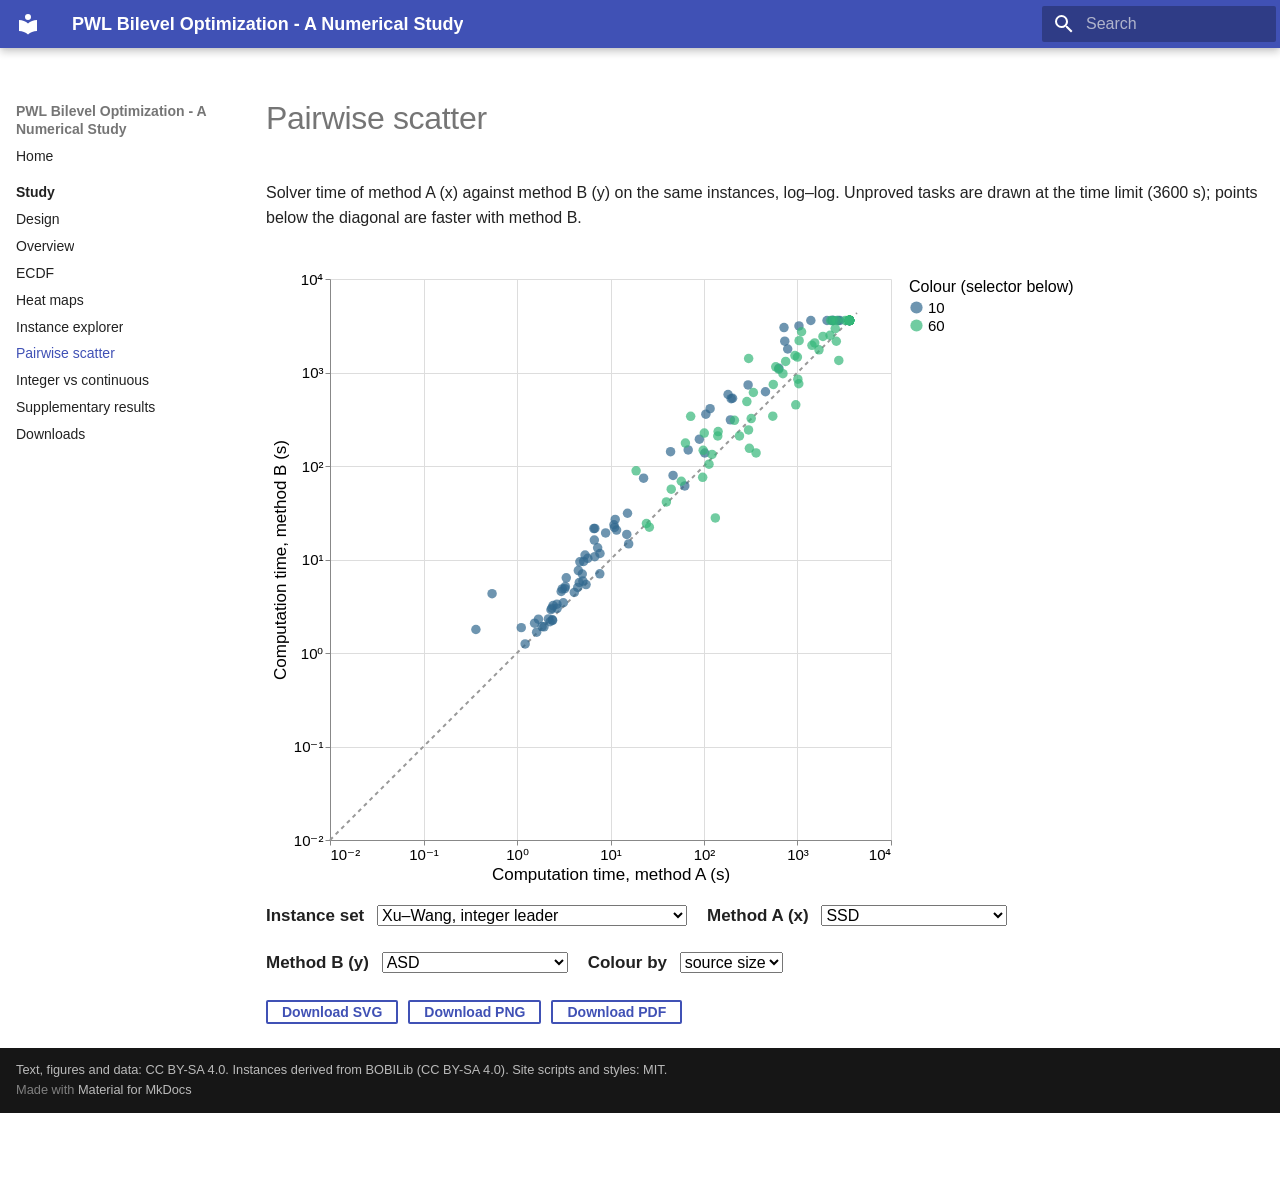
<file: site/study/scatter.html>
<!doctype html>
<html lang="en" class="no-js">
  <head>
    
      <meta charset="utf-8">
      <meta name="viewport" content="width=device-width,initial-scale=1">
      
      
      
        <link rel="canonical" href="https://simstevens.github.io/pwl-bilevel-numerical-study/study/scatter.html">
      
      
        <link rel="prev" href="explorer.html">
      
      
        <link rel="next" href="integer-vs-continuous.html">
      
      
        
      
      
      <link rel="icon" href="../assets/images/favicon.png">
      <meta name="generator" content="mkdocs-1.6.1, mkdocs-material-9.7.7">
    
    
      
        <title>Pairwise scatter - PWL Bilevel Optimization - A Numerical Study</title>
      
    
    
      <link rel="stylesheet" href="../assets/stylesheets/main.ec1eaa64.min.css">
      
      


    
    
      
    
    
      
    
    
      <link rel="stylesheet" href="../assets/vendor/katex/katex.min.css">
    
      <link rel="stylesheet" href="../assets/study.css">
    
    <script>__md_scope=new URL("..",location),__md_hash=e=>[...e].reduce(((e,_)=>(e<<5)-e+_.charCodeAt(0)),0),__md_get=(e,_=localStorage,t=__md_scope)=>JSON.parse(_.getItem(t.pathname+"."+e)),__md_set=(e,_,t=localStorage,a=__md_scope)=>{try{t.setItem(a.pathname+"."+e,JSON.stringify(_))}catch(e){}}</script>
    
      

    
    
  
  <meta name="robots" content="noindex, nofollow">

  </head>
  
  
    <body dir="ltr">
  
    
    <input class="md-toggle" data-md-toggle="drawer" type="checkbox" id="__drawer" autocomplete="off">
    <input class="md-toggle" data-md-toggle="search" type="checkbox" id="__search" autocomplete="off">
    <label class="md-overlay" for="__drawer"></label>
    <div data-md-component="skip">
      
        
        <a href="#pairwise-scatter" class="md-skip">
          Skip to content
        </a>
      
    </div>
    <div data-md-component="announce">
      
    </div>
    
    
      

  

<header class="md-header md-header--shadow" data-md-component="header">
  <nav class="md-header__inner md-grid" aria-label="Header">
    <a href="../index.html" title="PWL Bilevel Optimization - A Numerical Study" class="md-header__button md-logo" aria-label="PWL Bilevel Optimization - A Numerical Study" data-md-component="logo">
      
  
  <svg xmlns="http://www.w3.org/2000/svg" viewBox="0 0 24 24"><path d="M12 8a3 3 0 0 0 3-3 3 3 0 0 0-3-3 3 3 0 0 0-3 3 3 3 0 0 0 3 3m0 3.54C9.64 9.35 6.5 8 3 8v11c3.5 0 6.64 1.35 9 3.54 2.36-2.19 5.5-3.54 9-3.54V8c-3.5 0-6.64 1.35-9 3.54"/></svg>

    </a>
    <label class="md-header__button md-icon" for="__drawer">
      
      <svg xmlns="http://www.w3.org/2000/svg" viewBox="0 0 24 24"><path d="M3 6h18v2H3zm0 5h18v2H3zm0 5h18v2H3z"/></svg>
    </label>
    <div class="md-header__title" data-md-component="header-title">
      <div class="md-header__ellipsis">
        <div class="md-header__topic">
          <span class="md-ellipsis">
            PWL Bilevel Optimization - A Numerical Study
          </span>
        </div>
        <div class="md-header__topic" data-md-component="header-topic">
          <span class="md-ellipsis">
            
              Pairwise scatter
            
          </span>
        </div>
      </div>
    </div>
    
    
      <script>var palette=__md_get("__palette");if(palette&&palette.color){if("(prefers-color-scheme)"===palette.color.media){var media=matchMedia("(prefers-color-scheme: light)"),input=document.querySelector(media.matches?"[data-md-color-media='(prefers-color-scheme: light)']":"[data-md-color-media='(prefers-color-scheme: dark)']");palette.color.media=input.getAttribute("data-md-color-media"),palette.color.scheme=input.getAttribute("data-md-color-scheme"),palette.color.primary=input.getAttribute("data-md-color-primary"),palette.color.accent=input.getAttribute("data-md-color-accent")}for(var[key,value]of Object.entries(palette.color))document.body.setAttribute("data-md-color-"+key,value)}</script>
    
    
    
      
      
        <label class="md-header__button md-icon" for="__search">
          
          <svg xmlns="http://www.w3.org/2000/svg" viewBox="0 0 24 24"><path d="M9.5 3A6.5 6.5 0 0 1 16 9.5c0 1.61-.59 3.09-1.56 4.23l.27.27h.79l5 5-1.5 1.5-5-5v-.79l-.27-.27A6.52 6.52 0 0 1 9.5 16 6.5 6.5 0 0 1 3 9.5 6.5 6.5 0 0 1 9.5 3m0 2C7 5 5 7 5 9.5S7 14 9.5 14 14 12 14 9.5 12 5 9.5 5"/></svg>
        </label>
        <div class="md-search" data-md-component="search" role="dialog">
  <label class="md-search__overlay" for="__search"></label>
  <div class="md-search__inner" role="search">
    <form class="md-search__form" name="search">
      <input type="text" class="md-search__input" name="query" aria-label="Search" placeholder="Search" autocapitalize="off" autocorrect="off" autocomplete="off" spellcheck="false" data-md-component="search-query" required>
      <label class="md-search__icon md-icon" for="__search">
        
        <svg xmlns="http://www.w3.org/2000/svg" viewBox="0 0 24 24"><path d="M9.5 3A6.5 6.5 0 0 1 16 9.5c0 1.61-.59 3.09-1.56 4.23l.27.27h.79l5 5-1.5 1.5-5-5v-.79l-.27-.27A6.52 6.52 0 0 1 9.5 16 6.5 6.5 0 0 1 3 9.5 6.5 6.5 0 0 1 9.5 3m0 2C7 5 5 7 5 9.5S7 14 9.5 14 14 12 14 9.5 12 5 9.5 5"/></svg>
        
        <svg xmlns="http://www.w3.org/2000/svg" viewBox="0 0 24 24"><path d="M20 11v2H8l5.5 5.5-1.42 1.42L4.16 12l7.92-7.92L13.5 5.5 8 11z"/></svg>
      </label>
      <nav class="md-search__options" aria-label="Search">
        
        <button type="reset" class="md-search__icon md-icon" title="Clear" aria-label="Clear" tabindex="-1">
          
          <svg xmlns="http://www.w3.org/2000/svg" viewBox="0 0 24 24"><path d="M19 6.41 17.59 5 12 10.59 6.41 5 5 6.41 10.59 12 5 17.59 6.41 19 12 13.41 17.59 19 19 17.59 13.41 12z"/></svg>
        </button>
      </nav>
      
    </form>
    <div class="md-search__output">
      <div class="md-search__scrollwrap" tabindex="0" data-md-scrollfix>
        <div class="md-search-result" data-md-component="search-result">
          <div class="md-search-result__meta">
            Initializing search
          </div>
          <ol class="md-search-result__list" role="presentation"></ol>
        </div>
      </div>
    </div>
  </div>
</div>
      
    
    
  </nav>
  
</header>
    
    <div class="md-container" data-md-component="container">
      
      
        
          
        
      
      <main class="md-main" data-md-component="main">
        <div class="md-main__inner md-grid">
          
            
              
                
              
              <div class="md-sidebar md-sidebar--primary" data-md-component="sidebar" data-md-type="navigation" >
                <div class="md-sidebar__scrollwrap">
                  <div class="md-sidebar__inner">
                    



<nav class="md-nav md-nav--primary" aria-label="Navigation" data-md-level="0">
  <label class="md-nav__title" for="__drawer">
    <a href="../index.html" title="PWL Bilevel Optimization - A Numerical Study" class="md-nav__button md-logo" aria-label="PWL Bilevel Optimization - A Numerical Study" data-md-component="logo">
      
  
  <svg xmlns="http://www.w3.org/2000/svg" viewBox="0 0 24 24"><path d="M12 8a3 3 0 0 0 3-3 3 3 0 0 0-3-3 3 3 0 0 0-3 3 3 3 0 0 0 3 3m0 3.54C9.64 9.35 6.5 8 3 8v11c3.5 0 6.64 1.35 9 3.54 2.36-2.19 5.5-3.54 9-3.54V8c-3.5 0-6.64 1.35-9 3.54"/></svg>

    </a>
    PWL Bilevel Optimization - A Numerical Study
  </label>
  
  <ul class="md-nav__list" data-md-scrollfix>
    
      
      
  
  
  
  
    <li class="md-nav__item">
      <a href="../index.html" class="md-nav__link">
        
  
  
  <span class="md-ellipsis">
    
  
    Home
  

    
  </span>
  
  

      </a>
    </li>
  

    
      
      
  
  
    
  
  
  
    
    
      
        
          
        
      
        
      
        
      
        
      
        
      
        
      
        
      
        
      
        
      
        
      
    
    
    
      
        
        
      
    
    
    <li class="md-nav__item md-nav__item--active md-nav__item--section md-nav__item--nested">
      
        
        
        <input class="md-nav__toggle md-toggle " type="checkbox" id="__nav_2" checked>
        
          
          <div class="md-nav__link md-nav__container">
            <a href="index.html" class="md-nav__link ">
              
  
  
  <span class="md-ellipsis">
    
  
    Study
  

    
  </span>
  
  

            </a>
            
              
              <label class="md-nav__link " for="__nav_2" id="__nav_2_label" tabindex="">
                <span class="md-nav__icon md-icon"></span>
              </label>
            
          </div>
        
        <nav class="md-nav" data-md-level="1" aria-labelledby="__nav_2_label" aria-expanded="true">
          <label class="md-nav__title" for="__nav_2">
            <span class="md-nav__icon md-icon"></span>
            
  
    Study
  

          </label>
          <ul class="md-nav__list" data-md-scrollfix>
            
              
            
              
                
  
  
  
  
    <li class="md-nav__item">
      <a href="design.html" class="md-nav__link">
        
  
  
  <span class="md-ellipsis">
    
  
    Design
  

    
  </span>
  
  

      </a>
    </li>
  

              
            
              
                
  
  
  
  
    <li class="md-nav__item">
      <a href="overview.html" class="md-nav__link">
        
  
  
  <span class="md-ellipsis">
    
  
    Overview
  

    
  </span>
  
  

      </a>
    </li>
  

              
            
              
                
  
  
  
  
    <li class="md-nav__item">
      <a href="ecdf.html" class="md-nav__link">
        
  
  
  <span class="md-ellipsis">
    
  
    ECDF
  

    
  </span>
  
  

      </a>
    </li>
  

              
            
              
                
  
  
  
  
    <li class="md-nav__item">
      <a href="heatmaps.html" class="md-nav__link">
        
  
  
  <span class="md-ellipsis">
    
  
    Heat maps
  

    
  </span>
  
  

      </a>
    </li>
  

              
            
              
                
  
  
  
  
    <li class="md-nav__item">
      <a href="explorer.html" class="md-nav__link">
        
  
  
  <span class="md-ellipsis">
    
  
    Instance explorer
  

    
  </span>
  
  

      </a>
    </li>
  

              
            
              
                
  
  
    
  
  
  
    <li class="md-nav__item md-nav__item--active">
      
      <input class="md-nav__toggle md-toggle" type="checkbox" id="__toc">
      
      
        
      
      
      <a href="scatter.html" class="md-nav__link md-nav__link--active">
        
  
  
  <span class="md-ellipsis">
    
  
    Pairwise scatter
  

    
  </span>
  
  

      </a>
      
    </li>
  

              
            
              
                
  
  
  
  
    <li class="md-nav__item">
      <a href="integer-vs-continuous.html" class="md-nav__link">
        
  
  
  <span class="md-ellipsis">
    
  
    Integer vs continuous
  

    
  </span>
  
  

      </a>
    </li>
  

              
            
              
                
  
  
  
  
    <li class="md-nav__item">
      <a href="supplementary-results.html" class="md-nav__link">
        
  
  
  <span class="md-ellipsis">
    
  
    Supplementary results
  

    
  </span>
  
  

      </a>
    </li>
  

              
            
              
                
  
  
  
  
    <li class="md-nav__item">
      <a href="downloads.html" class="md-nav__link">
        
  
  
  <span class="md-ellipsis">
    
  
    Downloads
  

    
  </span>
  
  

      </a>
    </li>
  

              
            
          </ul>
        </nav>
      
    </li>
  

    
  </ul>
</nav>
                  </div>
                </div>
              </div>
            
            
              
                
              
              <div class="md-sidebar md-sidebar--secondary" data-md-component="sidebar" data-md-type="toc" hidden>
                <div class="md-sidebar__scrollwrap">
                  <div class="md-sidebar__inner">
                    

<nav class="md-nav md-nav--secondary" aria-label="Table of contents">
  
  
  
    
  
  
</nav>
                  </div>
                </div>
              </div>
            
          
          
            <div class="md-content" data-md-component="content">
              
              <article class="md-content__inner md-typeset">
                
                  
  




<h1 id="pairwise-scatter">Pairwise scatter<a class="headerlink" href="#pairwise-scatter" title="Permanent link">&para;</a></h1>
<p>Solver time of method A (x) against method B (y) on the same instances,
log–log. Unproved tasks are drawn at the time limit (3600 s);
points below the diagonal are faster with method B.</p>
<div class="study-chart" data-spec="{&quot;data&quot;: {&quot;url&quot;: &quot;data/tasks.json&quot;, &quot;format&quot;: {&quot;type&quot;: &quot;json&quot;, &quot;property&quot;: &quot;records&quot;}}, &quot;params&quot;: [{&quot;name&quot;: &quot;instance_set&quot;, &quot;value&quot;: &quot;Xu\u2013Wang, integer leader&quot;, &quot;bind&quot;: {&quot;input&quot;: &quot;select&quot;, &quot;options&quot;: [&quot;Xu\u2013Wang, integer leader&quot;, &quot;Knapsack interdiction, integer leader&quot;, &quot;Xu\u2013Wang, continuous leader&quot;, &quot;Knapsack interdiction, continuous leader&quot;], &quot;name&quot;: &quot;Instance set &quot;}}, {&quot;name&quot;: &quot;method_a&quot;, &quot;value&quot;: &quot;SSD&quot;, &quot;bind&quot;: {&quot;input&quot;: &quot;select&quot;, &quot;options&quot;: [&quot;SSD&quot;, &quot;ASD&quot;, &quot;KKT-BigM&quot;, &quot;KKT-SOS1&quot;, &quot;CB-SSD&quot;, &quot;CB-ASD&quot;, &quot;CB-KKT-BigM&quot;, &quot;CB-KKT-SOS1&quot;, &quot;MibS&quot;, &quot;IOM-All (SSD)&quot;, &quot;IOM-All (ASD)&quot;, &quot;IOM-All (KKT-BigM)&quot;, &quot;IOM-All (KKT-SOS1)&quot;, &quot;IOM-All (MibS)&quot;, &quot;IOM-Top1 (SSD)&quot;, &quot;IOM-Top1 (ASD)&quot;, &quot;IOM-Top1 (KKT-BigM)&quot;, &quot;IOM-Top1 (KKT-SOS1)&quot;, &quot;IOM-Top1 (MibS)&quot;], &quot;name&quot;: &quot;Method A (x) &quot;}}, {&quot;name&quot;: &quot;method_b&quot;, &quot;value&quot;: &quot;ASD&quot;, &quot;bind&quot;: {&quot;input&quot;: &quot;select&quot;, &quot;options&quot;: [&quot;SSD&quot;, &quot;ASD&quot;, &quot;KKT-BigM&quot;, &quot;KKT-SOS1&quot;, &quot;CB-SSD&quot;, &quot;CB-ASD&quot;, &quot;CB-KKT-BigM&quot;, &quot;CB-KKT-SOS1&quot;, &quot;MibS&quot;, &quot;IOM-All (SSD)&quot;, &quot;IOM-All (ASD)&quot;, &quot;IOM-All (KKT-BigM)&quot;, &quot;IOM-All (KKT-SOS1)&quot;, &quot;IOM-All (MibS)&quot;, &quot;IOM-Top1 (SSD)&quot;, &quot;IOM-Top1 (ASD)&quot;, &quot;IOM-Top1 (KKT-BigM)&quot;, &quot;IOM-Top1 (KKT-SOS1)&quot;, &quot;IOM-Top1 (MibS)&quot;], &quot;name&quot;: &quot;Method B (y) &quot;}}, {&quot;name&quot;: &quot;colour_by&quot;, &quot;value&quot;: &quot;source_size&quot;, &quot;bind&quot;: {&quot;input&quot;: &quot;select&quot;, &quot;options&quot;: [&quot;source_size&quot;, &quot;q&quot;, &quot;pieces&quot;], &quot;labels&quot;: [&quot;source size&quot;, &quot;q&quot;, &quot;p&quot;], &quot;name&quot;: &quot;Colour by &quot;}}], &quot;transform&quot;: [{&quot;filter&quot;: &quot;datum.set === instance_set &amp;&amp; (datum.method_label === method_a || datum.method_label === method_b)&quot;}, {&quot;calculate&quot;: &quot;datum.proved_optimal ? max(datum.solver_seconds, 0.01) : 3600.0&quot;, &quot;as&quot;: &quot;capped_seconds&quot;}, {&quot;calculate&quot;: &quot;datum.method_label === method_a ? &#x27;a&#x27; : &#x27;b&#x27;&quot;, &quot;as&quot;: &quot;role&quot;}, {&quot;pivot&quot;: &quot;role&quot;, &quot;value&quot;: &quot;capped_seconds&quot;, &quot;groupby&quot;: [&quot;instance_id&quot;, &quot;q&quot;, &quot;pieces&quot;, &quot;source_size&quot;]}, {&quot;filter&quot;: &quot;isValid(datum.a) &amp;&amp; isValid(datum.b)&quot;}, {&quot;calculate&quot;: &quot;colour_by === &#x27;q&#x27; ? datum.q : colour_by === &#x27;pieces&#x27; ? datum.pieces : datum.source_size&quot;, &quot;as&quot;: &quot;colour&quot;}], &quot;width&quot;: 520, &quot;height&quot;: 520, &quot;layer&quot;: [{&quot;data&quot;: {&quot;values&quot;: [{&quot;d&quot;: 0.01}, {&quot;d&quot;: 4320.0}]}, &quot;mark&quot;: {&quot;type&quot;: &quot;line&quot;, &quot;color&quot;: &quot;#999&quot;, &quot;strokeDash&quot;: [4, 4]}, &quot;encoding&quot;: {&quot;x&quot;: {&quot;field&quot;: &quot;d&quot;, &quot;type&quot;: &quot;quantitative&quot;}, &quot;y&quot;: {&quot;field&quot;: &quot;d&quot;, &quot;type&quot;: &quot;quantitative&quot;}}}, {&quot;mark&quot;: {&quot;type&quot;: &quot;point&quot;, &quot;filled&quot;: true, &quot;opacity&quot;: 0.7, &quot;size&quot;: 90}, &quot;encoding&quot;: {&quot;x&quot;: {&quot;field&quot;: &quot;a&quot;, &quot;type&quot;: &quot;quantitative&quot;, &quot;scale&quot;: {&quot;type&quot;: &quot;log&quot;, &quot;domain&quot;: [0.01, 4320.0]}, &quot;axis&quot;: {&quot;values&quot;: [0.01, 0.1, 1.0, 10.0, 100.0, 1000.0, 10000.0], &quot;labelExpr&quot;: &quot;&#x27;10&#x27; + replace(replace(replace(replace(replace(replace(replace(replace(replace(replace(replace((&#x27;&#x27; + round(log(datum.value) / LN10)), &#x27;-&#x27;, &#x27;\u207b&#x27;), &#x27;0&#x27;, &#x27;\u2070&#x27;), &#x27;1&#x27;, &#x27;\u00b9&#x27;), &#x27;2&#x27;, &#x27;\u00b2&#x27;), &#x27;3&#x27;, &#x27;\u00b3&#x27;), &#x27;4&#x27;, &#x27;\u2074&#x27;), &#x27;5&#x27;, &#x27;\u2075&#x27;), &#x27;6&#x27;, &#x27;\u2076&#x27;), &#x27;7&#x27;, &#x27;\u2077&#x27;), &#x27;8&#x27;, &#x27;\u2078&#x27;), &#x27;9&#x27;, &#x27;\u2079&#x27;)&quot;}, &quot;title&quot;: &quot;Computation time, method A (s)&quot;}, &quot;y&quot;: {&quot;field&quot;: &quot;b&quot;, &quot;type&quot;: &quot;quantitative&quot;, &quot;scale&quot;: {&quot;type&quot;: &quot;log&quot;, &quot;domain&quot;: [0.01, 4320.0]}, &quot;axis&quot;: {&quot;values&quot;: [0.01, 0.1, 1.0, 10.0, 100.0, 1000.0, 10000.0], &quot;labelExpr&quot;: &quot;&#x27;10&#x27; + replace(replace(replace(replace(replace(replace(replace(replace(replace(replace(replace((&#x27;&#x27; + round(log(datum.value) / LN10)), &#x27;-&#x27;, &#x27;\u207b&#x27;), &#x27;0&#x27;, &#x27;\u2070&#x27;), &#x27;1&#x27;, &#x27;\u00b9&#x27;), &#x27;2&#x27;, &#x27;\u00b2&#x27;), &#x27;3&#x27;, &#x27;\u00b3&#x27;), &#x27;4&#x27;, &#x27;\u2074&#x27;), &#x27;5&#x27;, &#x27;\u2075&#x27;), &#x27;6&#x27;, &#x27;\u2076&#x27;), &#x27;7&#x27;, &#x27;\u2077&#x27;), &#x27;8&#x27;, &#x27;\u2078&#x27;), &#x27;9&#x27;, &#x27;\u2079&#x27;)&quot;}, &quot;title&quot;: &quot;Computation time, method B (s)&quot;}, &quot;color&quot;: {&quot;field&quot;: &quot;colour&quot;, &quot;type&quot;: &quot;ordinal&quot;, &quot;sort&quot;: &quot;ascending&quot;, &quot;scale&quot;: {&quot;scheme&quot;: &quot;viridis&quot;}, &quot;title&quot;: &quot;Colour (selector below)&quot;}, &quot;tooltip&quot;: [{&quot;field&quot;: &quot;instance_id&quot;, &quot;title&quot;: &quot;instance&quot;}, {&quot;field&quot;: &quot;a&quot;, &quot;format&quot;: &quot;.2f&quot;, &quot;title&quot;: &quot;A (s)&quot;}, {&quot;field&quot;: &quot;b&quot;, &quot;format&quot;: &quot;.2f&quot;, &quot;title&quot;: &quot;B (s)&quot;}]}}], &quot;config&quot;: {&quot;font&quot;: &quot;-apple-system, BlinkMacSystemFont, Helvetica, Arial, sans-serif&quot;, &quot;axis&quot;: {&quot;labelFontSize&quot;: 15, &quot;titleFontSize&quot;: 17, &quot;titleFontWeight&quot;: &quot;normal&quot;}, &quot;legend&quot;: {&quot;labelFontSize&quot;: 15, &quot;titleFontSize&quot;: 16, &quot;titleFontWeight&quot;: &quot;normal&quot;, &quot;labelLimit&quot;: 450, &quot;titleLimit&quot;: 450, &quot;symbolSize&quot;: 150}, &quot;header&quot;: {&quot;labelFontSize&quot;: 17, &quot;titleFontSize&quot;: 17, &quot;titleFontWeight&quot;: &quot;normal&quot;}, &quot;title&quot;: {&quot;fontSize&quot;: 18, &quot;fontWeight&quot;: &quot;normal&quot;}, &quot;view&quot;: {&quot;stroke&quot;: null}}}" data-grow="true"></div>







  
  




  



                
              </article>
            </div>
          
          
<script>var target=document.getElementById(location.hash.slice(1));target&&target.name&&(target.checked=target.name.startsWith("__tabbed_"))</script>
        </div>
        
      </main>
      
        <footer class="md-footer">
  
  <div class="md-footer-meta md-typeset">
    <div class="md-footer-meta__inner md-grid">
      <div class="md-copyright">
  
    <div class="md-copyright__highlight">
      Text, figures and data: CC BY-SA 4.0. Instances derived from BOBILib (CC BY-SA 4.0). Site scripts and styles: MIT.
    </div>
  
  
    Made with
    <a href="https://squidfunk.github.io/mkdocs-material/" target="_blank" rel="noopener">
      Material for MkDocs
    </a>
  
</div>
      
    </div>
  </div>
</footer>
      
    </div>
    <div class="md-dialog" data-md-component="dialog">
      <div class="md-dialog__inner md-typeset"></div>
    </div>
    
    
    
      
      
      <script id="__config" type="application/json">{"annotate": null, "base": "..", "features": ["navigation.sections", "navigation.indexes", "content.code.copy", "search.highlight"], "search": "../assets/javascripts/workers/search.2c215733.min.js", "tags": null, "translations": {"clipboard.copied": "Copied to clipboard", "clipboard.copy": "Copy to clipboard", "search.result.more.one": "1 more on this page", "search.result.more.other": "# more on this page", "search.result.none": "No matching documents", "search.result.one": "1 matching document", "search.result.other": "# matching documents", "search.result.placeholder": "Type to start searching", "search.result.term.missing": "Missing", "select.version": "Select version"}, "version": null}</script>
    
    
      <script src="../assets/javascripts/bundle.d7400e89.min.js"></script>
      
        <script src="../assets/vendor/katex/katex.min.js"></script>
      
        <script src="../assets/vendor/katex/contrib/auto-render.min.js"></script>
      
        <script src="../assets/katex-init.js"></script>
      
        <script src="../assets/vendor/vega/vega.min.js"></script>
      
        <script src="../assets/vendor/vega/vega-lite.min.js"></script>
      
        <script src="../assets/vendor/vega/vega-embed.min.js"></script>
      
        <script src="../assets/study-base.js"></script>
      
        <script src="../assets/tikz-filter.js"></script>
      
        <script src="../assets/pdf-export.js"></script>
      
        <script src="../assets/study-charts.js"></script>
      
        <script src="../assets/explorer.js"></script>
      
    
  </body>
</html>
</file>
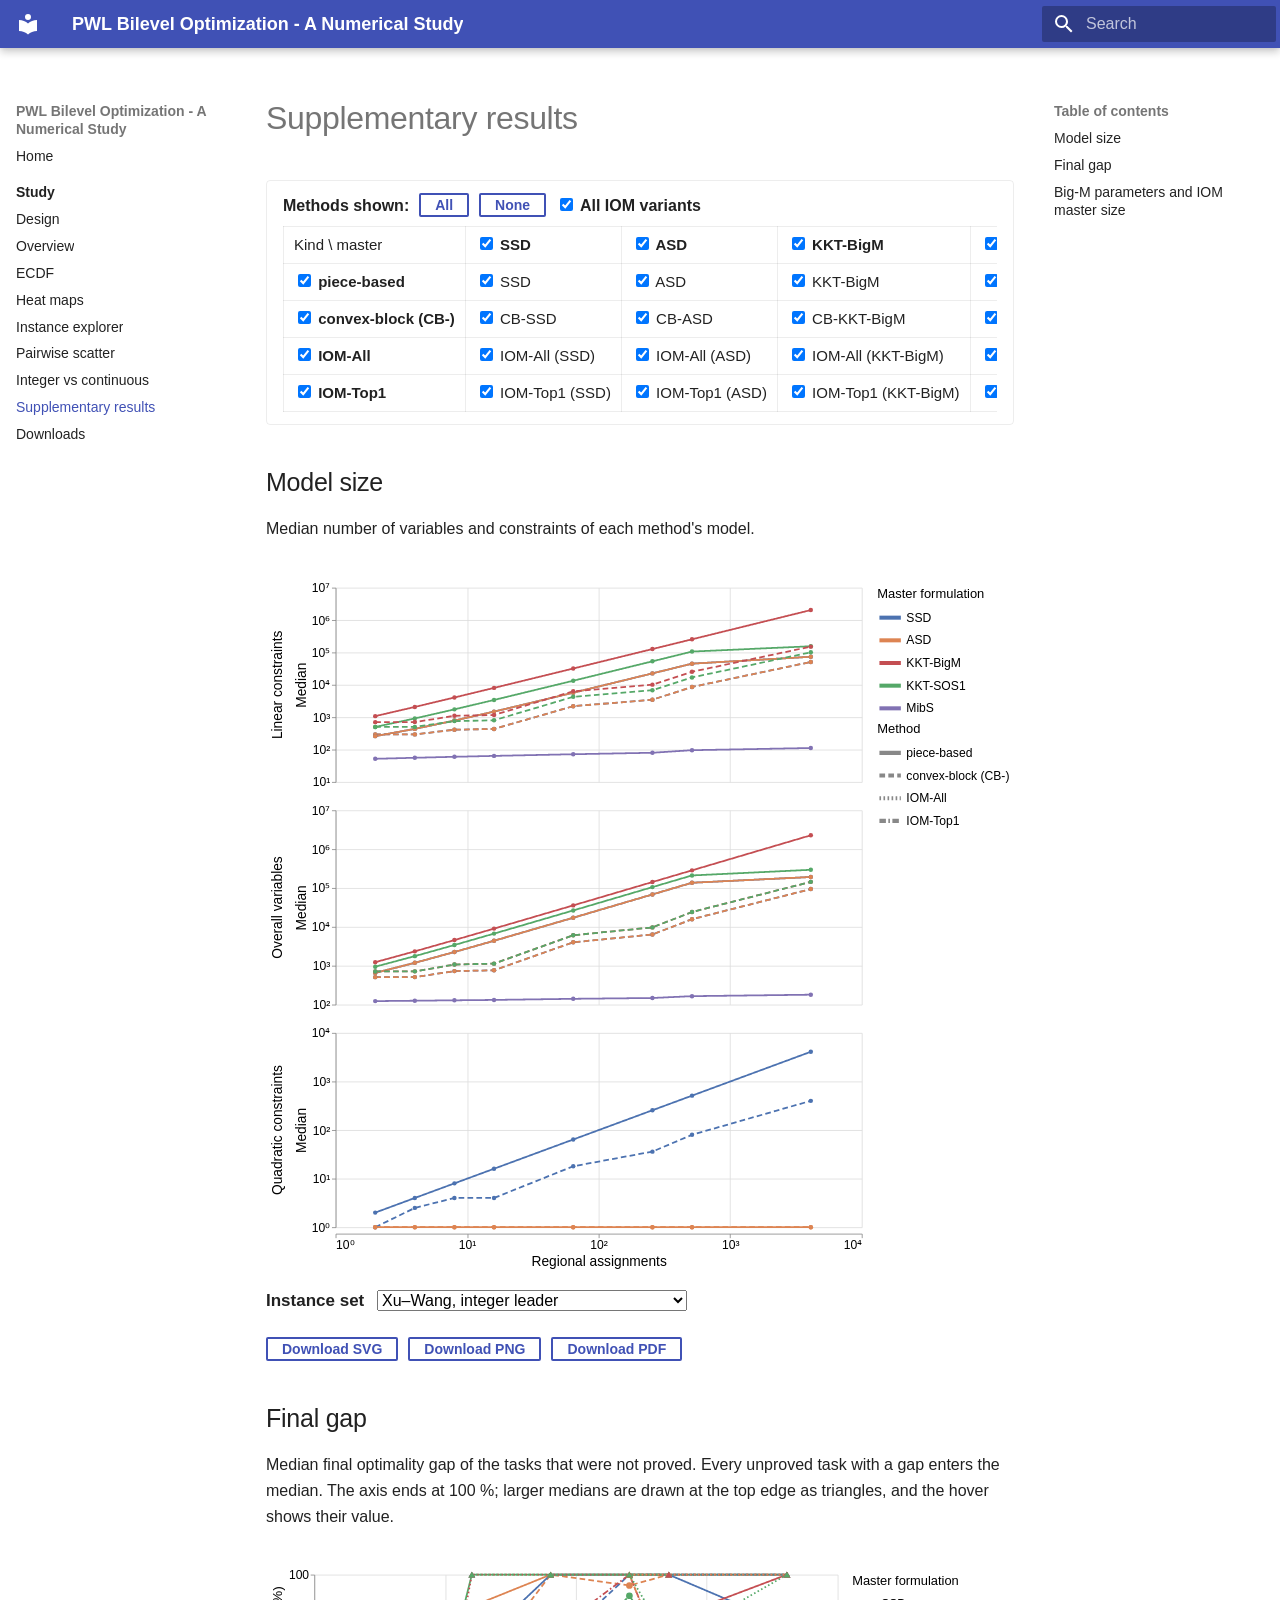
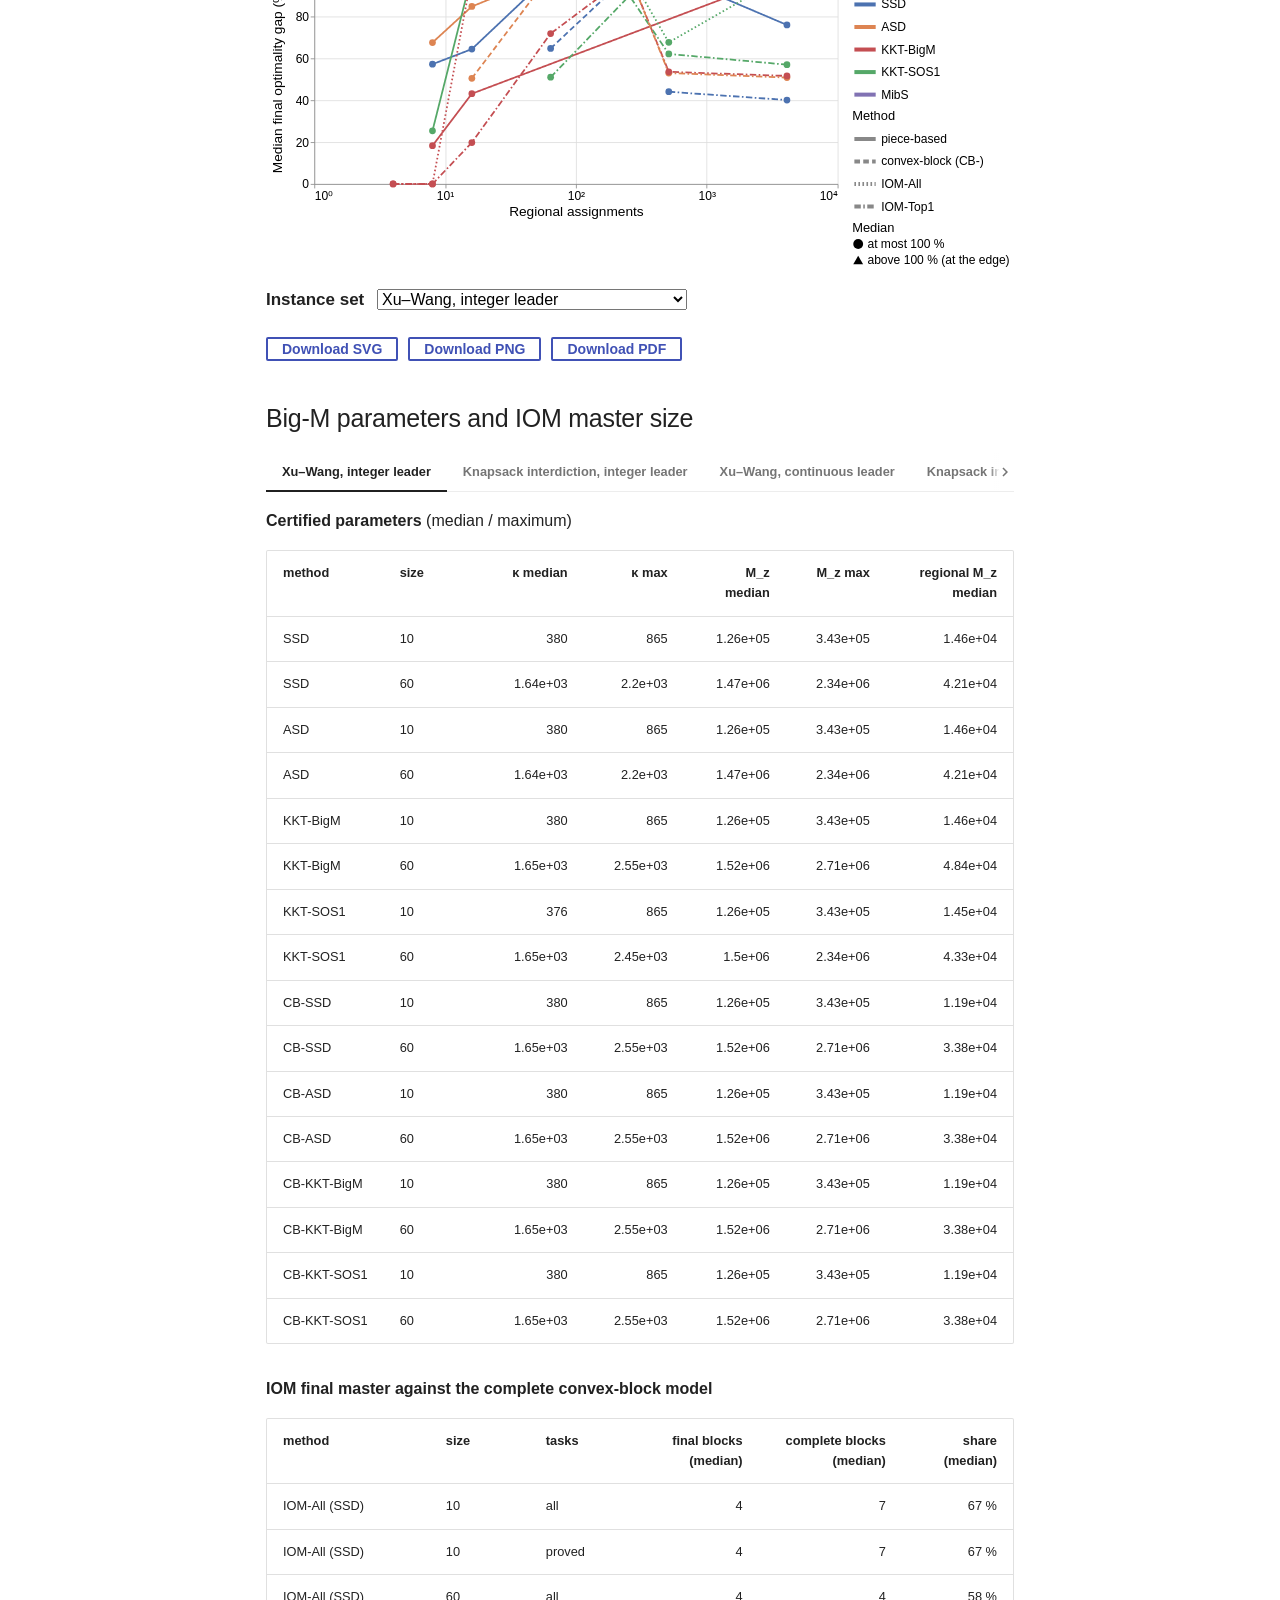
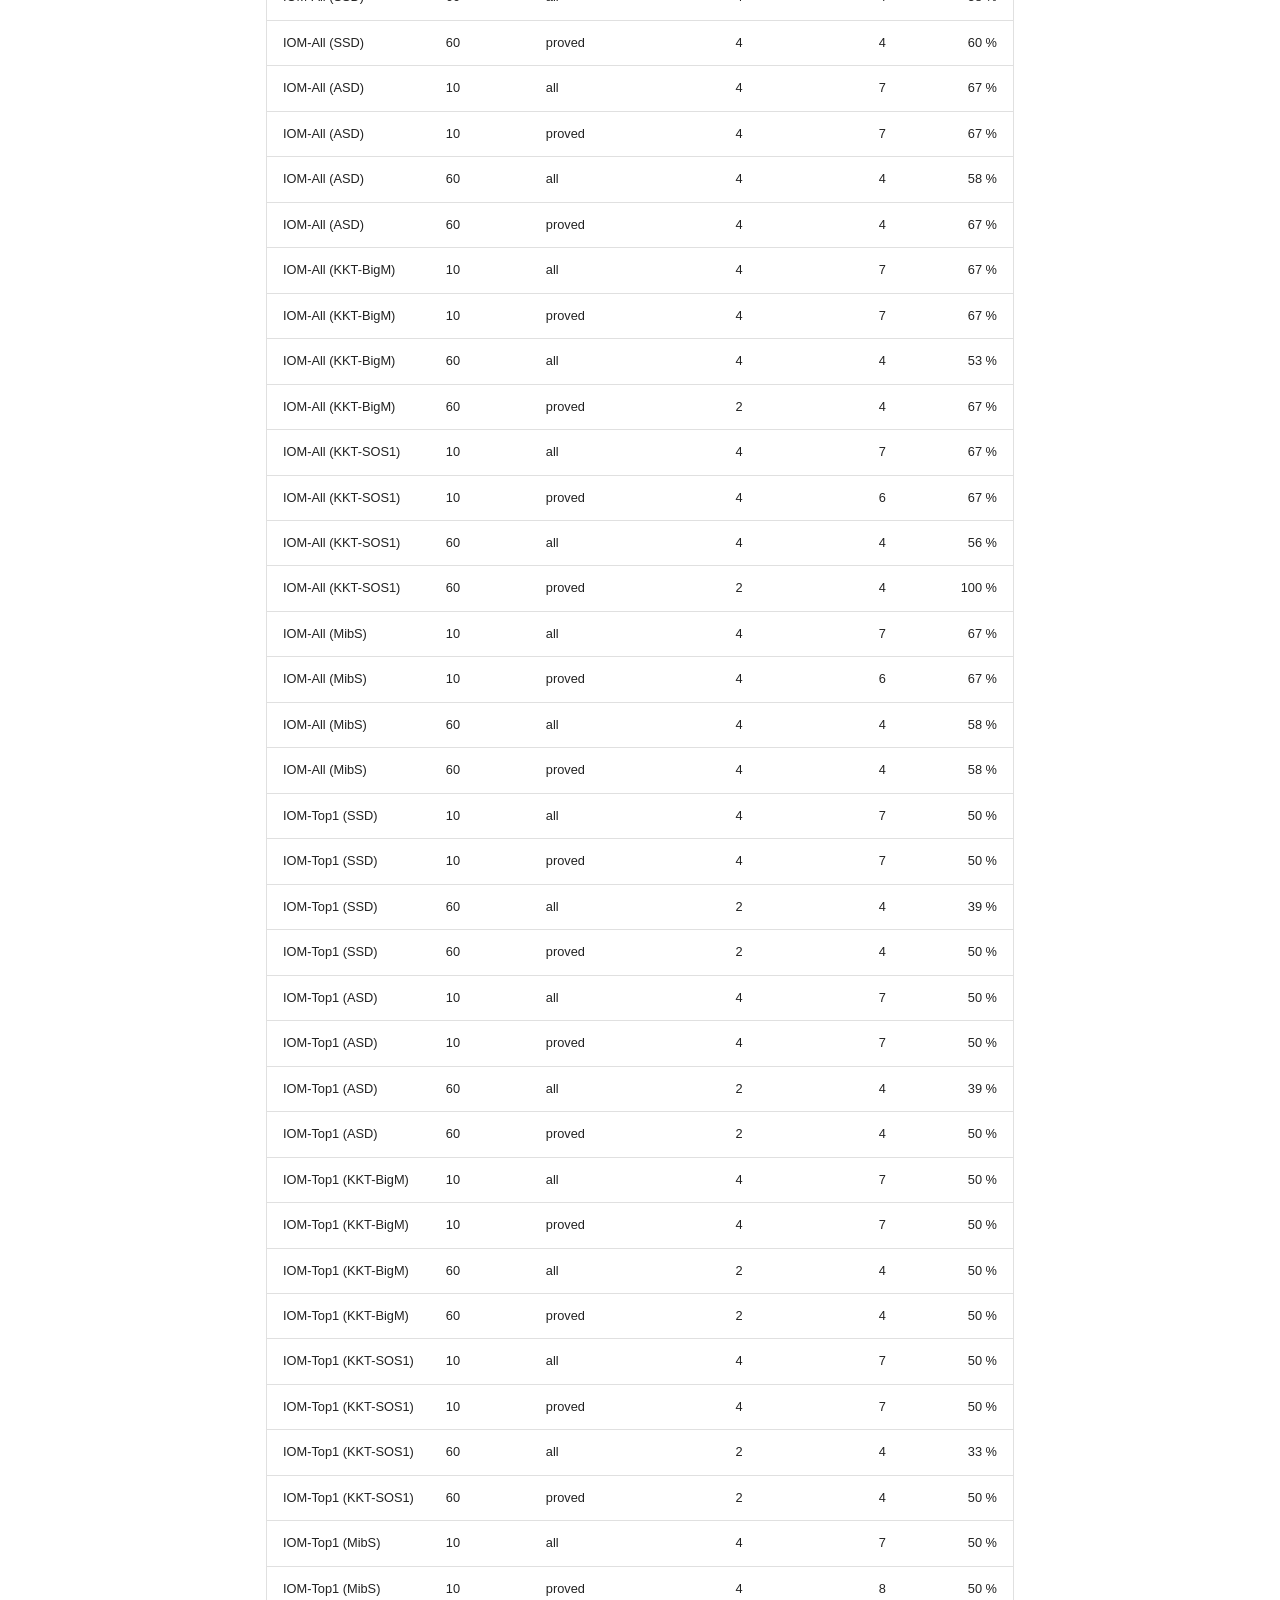
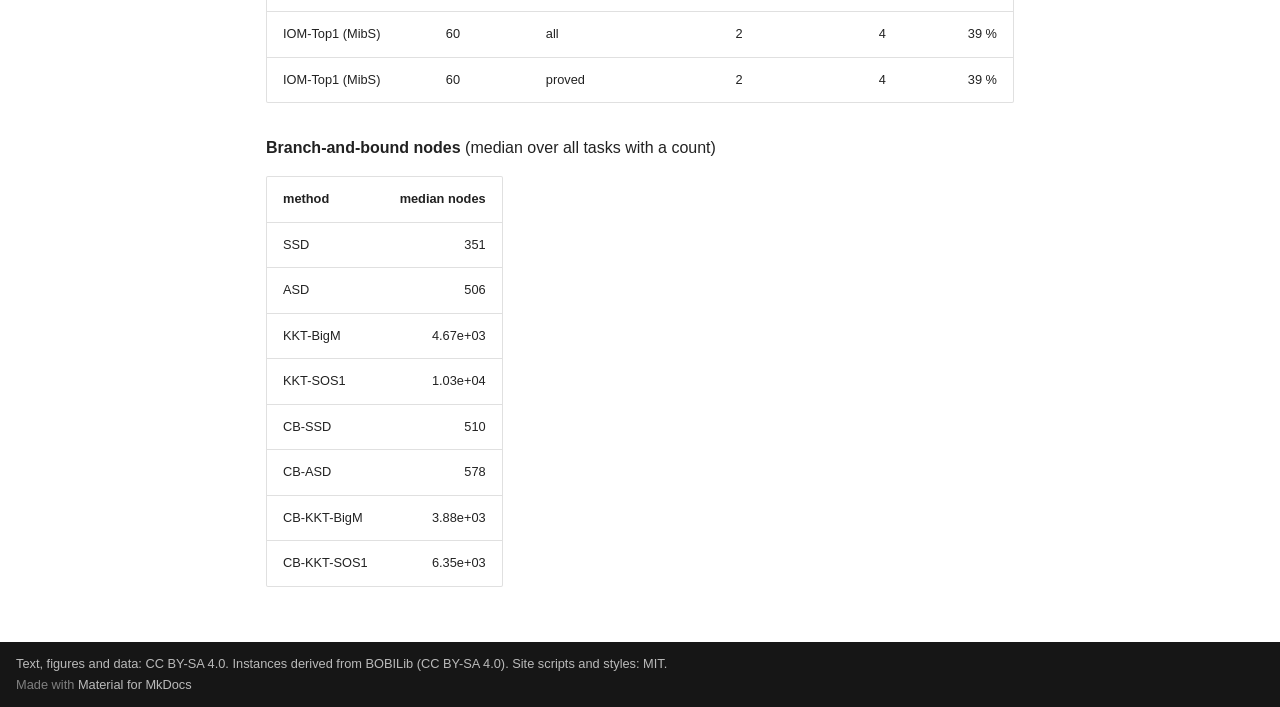
<file: site/study/supplementary-results.html>
<!doctype html>
<html lang="en" class="no-js">
  <head>
    
      <meta charset="utf-8">
      <meta name="viewport" content="width=device-width,initial-scale=1">
      
      
      
        <link rel="canonical" href="https://simstevens.github.io/pwl-bilevel-numerical-study/study/supplementary-results.html">
      
      
        <link rel="prev" href="integer-vs-continuous.html">
      
      
        <link rel="next" href="downloads.html">
      
      
        
      
      
      <link rel="icon" href="../assets/images/favicon.png">
      <meta name="generator" content="mkdocs-1.6.1, mkdocs-material-9.7.7">
    
    
      
        <title>Supplementary results - PWL Bilevel Optimization - A Numerical Study</title>
      
    
    
      <link rel="stylesheet" href="../assets/stylesheets/main.ec1eaa64.min.css">
      
      


    
    
      
    
    
      
    
    
      <link rel="stylesheet" href="../assets/vendor/katex/katex.min.css">
    
      <link rel="stylesheet" href="../assets/study.css">
    
    <script>__md_scope=new URL("..",location),__md_hash=e=>[...e].reduce(((e,_)=>(e<<5)-e+_.charCodeAt(0)),0),__md_get=(e,_=localStorage,t=__md_scope)=>JSON.parse(_.getItem(t.pathname+"."+e)),__md_set=(e,_,t=localStorage,a=__md_scope)=>{try{t.setItem(a.pathname+"."+e,JSON.stringify(_))}catch(e){}}</script>
    
      

    
    
  
  <meta name="robots" content="noindex, nofollow">

  </head>
  
  
    <body dir="ltr">
  
    
    <input class="md-toggle" data-md-toggle="drawer" type="checkbox" id="__drawer" autocomplete="off">
    <input class="md-toggle" data-md-toggle="search" type="checkbox" id="__search" autocomplete="off">
    <label class="md-overlay" for="__drawer"></label>
    <div data-md-component="skip">
      
        
        <a href="#supplementary-results" class="md-skip">
          Skip to content
        </a>
      
    </div>
    <div data-md-component="announce">
      
    </div>
    
    
      

  

<header class="md-header md-header--shadow" data-md-component="header">
  <nav class="md-header__inner md-grid" aria-label="Header">
    <a href="../index.html" title="PWL Bilevel Optimization - A Numerical Study" class="md-header__button md-logo" aria-label="PWL Bilevel Optimization - A Numerical Study" data-md-component="logo">
      
  
  <svg xmlns="http://www.w3.org/2000/svg" viewBox="0 0 24 24"><path d="M12 8a3 3 0 0 0 3-3 3 3 0 0 0-3-3 3 3 0 0 0-3 3 3 3 0 0 0 3 3m0 3.54C9.64 9.35 6.5 8 3 8v11c3.5 0 6.64 1.35 9 3.54 2.36-2.19 5.5-3.54 9-3.54V8c-3.5 0-6.64 1.35-9 3.54"/></svg>

    </a>
    <label class="md-header__button md-icon" for="__drawer">
      
      <svg xmlns="http://www.w3.org/2000/svg" viewBox="0 0 24 24"><path d="M3 6h18v2H3zm0 5h18v2H3zm0 5h18v2H3z"/></svg>
    </label>
    <div class="md-header__title" data-md-component="header-title">
      <div class="md-header__ellipsis">
        <div class="md-header__topic">
          <span class="md-ellipsis">
            PWL Bilevel Optimization - A Numerical Study
          </span>
        </div>
        <div class="md-header__topic" data-md-component="header-topic">
          <span class="md-ellipsis">
            
              Supplementary results
            
          </span>
        </div>
      </div>
    </div>
    
    
      <script>var palette=__md_get("__palette");if(palette&&palette.color){if("(prefers-color-scheme)"===palette.color.media){var media=matchMedia("(prefers-color-scheme: light)"),input=document.querySelector(media.matches?"[data-md-color-media='(prefers-color-scheme: light)']":"[data-md-color-media='(prefers-color-scheme: dark)']");palette.color.media=input.getAttribute("data-md-color-media"),palette.color.scheme=input.getAttribute("data-md-color-scheme"),palette.color.primary=input.getAttribute("data-md-color-primary"),palette.color.accent=input.getAttribute("data-md-color-accent")}for(var[key,value]of Object.entries(palette.color))document.body.setAttribute("data-md-color-"+key,value)}</script>
    
    
    
      
      
        <label class="md-header__button md-icon" for="__search">
          
          <svg xmlns="http://www.w3.org/2000/svg" viewBox="0 0 24 24"><path d="M9.5 3A6.5 6.5 0 0 1 16 9.5c0 1.61-.59 3.09-1.56 4.23l.27.27h.79l5 5-1.5 1.5-5-5v-.79l-.27-.27A6.52 6.52 0 0 1 9.5 16 6.5 6.5 0 0 1 3 9.5 6.5 6.5 0 0 1 9.5 3m0 2C7 5 5 7 5 9.5S7 14 9.5 14 14 12 14 9.5 12 5 9.5 5"/></svg>
        </label>
        <div class="md-search" data-md-component="search" role="dialog">
  <label class="md-search__overlay" for="__search"></label>
  <div class="md-search__inner" role="search">
    <form class="md-search__form" name="search">
      <input type="text" class="md-search__input" name="query" aria-label="Search" placeholder="Search" autocapitalize="off" autocorrect="off" autocomplete="off" spellcheck="false" data-md-component="search-query" required>
      <label class="md-search__icon md-icon" for="__search">
        
        <svg xmlns="http://www.w3.org/2000/svg" viewBox="0 0 24 24"><path d="M9.5 3A6.5 6.5 0 0 1 16 9.5c0 1.61-.59 3.09-1.56 4.23l.27.27h.79l5 5-1.5 1.5-5-5v-.79l-.27-.27A6.52 6.52 0 0 1 9.5 16 6.5 6.5 0 0 1 3 9.5 6.5 6.5 0 0 1 9.5 3m0 2C7 5 5 7 5 9.5S7 14 9.5 14 14 12 14 9.5 12 5 9.5 5"/></svg>
        
        <svg xmlns="http://www.w3.org/2000/svg" viewBox="0 0 24 24"><path d="M20 11v2H8l5.5 5.5-1.42 1.42L4.16 12l7.92-7.92L13.5 5.5 8 11z"/></svg>
      </label>
      <nav class="md-search__options" aria-label="Search">
        
        <button type="reset" class="md-search__icon md-icon" title="Clear" aria-label="Clear" tabindex="-1">
          
          <svg xmlns="http://www.w3.org/2000/svg" viewBox="0 0 24 24"><path d="M19 6.41 17.59 5 12 10.59 6.41 5 5 6.41 10.59 12 5 17.59 6.41 19 12 13.41 17.59 19 19 17.59 13.41 12z"/></svg>
        </button>
      </nav>
      
    </form>
    <div class="md-search__output">
      <div class="md-search__scrollwrap" tabindex="0" data-md-scrollfix>
        <div class="md-search-result" data-md-component="search-result">
          <div class="md-search-result__meta">
            Initializing search
          </div>
          <ol class="md-search-result__list" role="presentation"></ol>
        </div>
      </div>
    </div>
  </div>
</div>
      
    
    
  </nav>
  
</header>
    
    <div class="md-container" data-md-component="container">
      
      
        
          
        
      
      <main class="md-main" data-md-component="main">
        <div class="md-main__inner md-grid">
          
            
              
              <div class="md-sidebar md-sidebar--primary" data-md-component="sidebar" data-md-type="navigation" >
                <div class="md-sidebar__scrollwrap">
                  <div class="md-sidebar__inner">
                    



<nav class="md-nav md-nav--primary" aria-label="Navigation" data-md-level="0">
  <label class="md-nav__title" for="__drawer">
    <a href="../index.html" title="PWL Bilevel Optimization - A Numerical Study" class="md-nav__button md-logo" aria-label="PWL Bilevel Optimization - A Numerical Study" data-md-component="logo">
      
  
  <svg xmlns="http://www.w3.org/2000/svg" viewBox="0 0 24 24"><path d="M12 8a3 3 0 0 0 3-3 3 3 0 0 0-3-3 3 3 0 0 0-3 3 3 3 0 0 0 3 3m0 3.54C9.64 9.35 6.5 8 3 8v11c3.5 0 6.64 1.35 9 3.54 2.36-2.19 5.5-3.54 9-3.54V8c-3.5 0-6.64 1.35-9 3.54"/></svg>

    </a>
    PWL Bilevel Optimization - A Numerical Study
  </label>
  
  <ul class="md-nav__list" data-md-scrollfix>
    
      
      
  
  
  
  
    <li class="md-nav__item">
      <a href="../index.html" class="md-nav__link">
        
  
  
  <span class="md-ellipsis">
    
  
    Home
  

    
  </span>
  
  

      </a>
    </li>
  

    
      
      
  
  
    
  
  
  
    
    
      
        
          
        
      
        
      
        
      
        
      
        
      
        
      
        
      
        
      
        
      
        
      
    
    
    
      
        
        
      
    
    
    <li class="md-nav__item md-nav__item--active md-nav__item--section md-nav__item--nested">
      
        
        
        <input class="md-nav__toggle md-toggle " type="checkbox" id="__nav_2" checked>
        
          
          <div class="md-nav__link md-nav__container">
            <a href="index.html" class="md-nav__link ">
              
  
  
  <span class="md-ellipsis">
    
  
    Study
  

    
  </span>
  
  

            </a>
            
              
              <label class="md-nav__link " for="__nav_2" id="__nav_2_label" tabindex="">
                <span class="md-nav__icon md-icon"></span>
              </label>
            
          </div>
        
        <nav class="md-nav" data-md-level="1" aria-labelledby="__nav_2_label" aria-expanded="true">
          <label class="md-nav__title" for="__nav_2">
            <span class="md-nav__icon md-icon"></span>
            
  
    Study
  

          </label>
          <ul class="md-nav__list" data-md-scrollfix>
            
              
            
              
                
  
  
  
  
    <li class="md-nav__item">
      <a href="design.html" class="md-nav__link">
        
  
  
  <span class="md-ellipsis">
    
  
    Design
  

    
  </span>
  
  

      </a>
    </li>
  

              
            
              
                
  
  
  
  
    <li class="md-nav__item">
      <a href="overview.html" class="md-nav__link">
        
  
  
  <span class="md-ellipsis">
    
  
    Overview
  

    
  </span>
  
  

      </a>
    </li>
  

              
            
              
                
  
  
  
  
    <li class="md-nav__item">
      <a href="ecdf.html" class="md-nav__link">
        
  
  
  <span class="md-ellipsis">
    
  
    ECDF
  

    
  </span>
  
  

      </a>
    </li>
  

              
            
              
                
  
  
  
  
    <li class="md-nav__item">
      <a href="heatmaps.html" class="md-nav__link">
        
  
  
  <span class="md-ellipsis">
    
  
    Heat maps
  

    
  </span>
  
  

      </a>
    </li>
  

              
            
              
                
  
  
  
  
    <li class="md-nav__item">
      <a href="explorer.html" class="md-nav__link">
        
  
  
  <span class="md-ellipsis">
    
  
    Instance explorer
  

    
  </span>
  
  

      </a>
    </li>
  

              
            
              
                
  
  
  
  
    <li class="md-nav__item">
      <a href="scatter.html" class="md-nav__link">
        
  
  
  <span class="md-ellipsis">
    
  
    Pairwise scatter
  

    
  </span>
  
  

      </a>
    </li>
  

              
            
              
                
  
  
  
  
    <li class="md-nav__item">
      <a href="integer-vs-continuous.html" class="md-nav__link">
        
  
  
  <span class="md-ellipsis">
    
  
    Integer vs continuous
  

    
  </span>
  
  

      </a>
    </li>
  

              
            
              
                
  
  
    
  
  
  
    <li class="md-nav__item md-nav__item--active">
      
      <input class="md-nav__toggle md-toggle" type="checkbox" id="__toc">
      
      
        
      
      
        <label class="md-nav__link md-nav__link--active" for="__toc">
          
  
  
  <span class="md-ellipsis">
    
  
    Supplementary results
  

    
  </span>
  
  

          <span class="md-nav__icon md-icon"></span>
        </label>
      
      <a href="supplementary-results.html" class="md-nav__link md-nav__link--active">
        
  
  
  <span class="md-ellipsis">
    
  
    Supplementary results
  

    
  </span>
  
  

      </a>
      
        

<nav class="md-nav md-nav--secondary" aria-label="Table of contents">
  
  
  
    
  
  
    <label class="md-nav__title" for="__toc">
      <span class="md-nav__icon md-icon"></span>
      Table of contents
    </label>
    <ul class="md-nav__list" data-md-component="toc" data-md-scrollfix>
      
        <li class="md-nav__item">
  <a href="#model-size" class="md-nav__link">
    <span class="md-ellipsis">
      
        Model size
      
    </span>
  </a>
  
</li>
      
        <li class="md-nav__item">
  <a href="#final-gap" class="md-nav__link">
    <span class="md-ellipsis">
      
        Final gap
      
    </span>
  </a>
  
</li>
      
        <li class="md-nav__item">
  <a href="#big-m-parameters-and-iom-master-size" class="md-nav__link">
    <span class="md-ellipsis">
      
        Big-M parameters and IOM master size
      
    </span>
  </a>
  
</li>
      
    </ul>
  
</nav>
      
    </li>
  

              
            
              
                
  
  
  
  
    <li class="md-nav__item">
      <a href="downloads.html" class="md-nav__link">
        
  
  
  <span class="md-ellipsis">
    
  
    Downloads
  

    
  </span>
  
  

      </a>
    </li>
  

              
            
          </ul>
        </nav>
      
    </li>
  

    
  </ul>
</nav>
                  </div>
                </div>
              </div>
            
            
              
              <div class="md-sidebar md-sidebar--secondary" data-md-component="sidebar" data-md-type="toc" >
                <div class="md-sidebar__scrollwrap">
                  <div class="md-sidebar__inner">
                    

<nav class="md-nav md-nav--secondary" aria-label="Table of contents">
  
  
  
    
  
  
    <label class="md-nav__title" for="__toc">
      <span class="md-nav__icon md-icon"></span>
      Table of contents
    </label>
    <ul class="md-nav__list" data-md-component="toc" data-md-scrollfix>
      
        <li class="md-nav__item">
  <a href="#model-size" class="md-nav__link">
    <span class="md-ellipsis">
      
        Model size
      
    </span>
  </a>
  
</li>
      
        <li class="md-nav__item">
  <a href="#final-gap" class="md-nav__link">
    <span class="md-ellipsis">
      
        Final gap
      
    </span>
  </a>
  
</li>
      
        <li class="md-nav__item">
  <a href="#big-m-parameters-and-iom-master-size" class="md-nav__link">
    <span class="md-ellipsis">
      
        Big-M parameters and IOM master size
      
    </span>
  </a>
  
</li>
      
    </ul>
  
</nav>
                  </div>
                </div>
              </div>
            
          
          
            <div class="md-content" data-md-component="content">
              
              <article class="md-content__inner md-typeset">
                
                  



<h1 id="supplementary-results">Supplementary results<a class="headerlink" href="#supplementary-results" title="Permanent link">&para;</a></h1>
<div class="study-method-panel" data-matrix='{"methods": [{"label": "SSD", "master": "SSD", "kind": "piece-based"}, {"label": "ASD", "master": "ASD", "kind": "piece-based"}, {"label": "KKT-BigM", "master": "KKT-BigM", "kind": "piece-based"}, {"label": "KKT-SOS1", "master": "KKT-SOS1", "kind": "piece-based"}, {"label": "CB-SSD", "master": "SSD", "kind": "convex-block (CB-)"}, {"label": "CB-ASD", "master": "ASD", "kind": "convex-block (CB-)"}, {"label": "CB-KKT-BigM", "master": "KKT-BigM", "kind": "convex-block (CB-)"}, {"label": "CB-KKT-SOS1", "master": "KKT-SOS1", "kind": "convex-block (CB-)"}, {"label": "MibS", "master": "MibS", "kind": "piece-based"}, {"label": "IOM-All (SSD)", "master": "SSD", "kind": "IOM-All"}, {"label": "IOM-All (ASD)", "master": "ASD", "kind": "IOM-All"}, {"label": "IOM-All (KKT-BigM)", "master": "KKT-BigM", "kind": "IOM-All"}, {"label": "IOM-All (KKT-SOS1)", "master": "KKT-SOS1", "kind": "IOM-All"}, {"label": "IOM-All (MibS)", "master": "MibS", "kind": "IOM-All"}, {"label": "IOM-Top1 (SSD)", "master": "SSD", "kind": "IOM-Top1"}, {"label": "IOM-Top1 (ASD)", "master": "ASD", "kind": "IOM-Top1"}, {"label": "IOM-Top1 (KKT-BigM)", "master": "KKT-BigM", "kind": "IOM-Top1"}, {"label": "IOM-Top1 (KKT-SOS1)", "master": "KKT-SOS1", "kind": "IOM-Top1"}, {"label": "IOM-Top1 (MibS)", "master": "MibS", "kind": "IOM-Top1"}], "masters": [{"key": "SSD", "label": "SSD"}, {"key": "ASD", "label": "ASD"}, {"key": "KKT-BigM", "label": "KKT-BigM"}, {"key": "KKT-SOS1", "label": "KKT-SOS1"}, {"key": "MibS", "label": "MibS"}], "kinds": [{"key": "piece-based", "label": "piece-based", "oov": false}, {"key": "convex-block (CB-)", "label": "convex-block (CB-)", "oov": false}, {"key": "IOM-All", "label": "IOM-All", "oov": true}, {"key": "IOM-Top1", "label": "IOM-Top1", "oov": true}]}'></div>

<h2 id="model-size">Model size<a class="headerlink" href="#model-size" title="Permanent link">&para;</a></h2>
<p>Median number of variables and constraints of each method's model.</p>
<div class="study-chart" data-spec="{&quot;data&quot;: {&quot;url&quot;: &quot;data/tasks.json&quot;, &quot;format&quot;: {&quot;type&quot;: &quot;json&quot;, &quot;property&quot;: &quot;records&quot;}}, &quot;params&quot;: [{&quot;name&quot;: &quot;instance_set&quot;, &quot;value&quot;: &quot;Xu\u2013Wang, integer leader&quot;, &quot;bind&quot;: {&quot;input&quot;: &quot;select&quot;, &quot;options&quot;: [&quot;Xu\u2013Wang, integer leader&quot;, &quot;Knapsack interdiction, integer leader&quot;, &quot;Xu\u2013Wang, continuous leader&quot;, &quot;Knapsack interdiction, continuous leader&quot;], &quot;name&quot;: &quot;Instance set &quot;}}, {&quot;name&quot;: &quot;shown_methods&quot;, &quot;value&quot;: [&quot;SSD&quot;, &quot;ASD&quot;, &quot;KKT-BigM&quot;, &quot;KKT-SOS1&quot;, &quot;CB-SSD&quot;, &quot;CB-ASD&quot;, &quot;CB-KKT-BigM&quot;, &quot;CB-KKT-SOS1&quot;, &quot;MibS&quot;, &quot;IOM-All (SSD)&quot;, &quot;IOM-All (ASD)&quot;, &quot;IOM-All (KKT-BigM)&quot;, &quot;IOM-All (KKT-SOS1)&quot;, &quot;IOM-All (MibS)&quot;, &quot;IOM-Top1 (SSD)&quot;, &quot;IOM-Top1 (ASD)&quot;, &quot;IOM-Top1 (KKT-BigM)&quot;, &quot;IOM-Top1 (KKT-SOS1)&quot;, &quot;IOM-Top1 (MibS)&quot;]}], &quot;transform&quot;: [{&quot;filter&quot;: &quot;indexof(shown_methods, datum.method_label) &gt;= 0&quot;}, {&quot;filter&quot;: &quot;datum.set === instance_set&quot;}, {&quot;fold&quot;: [&quot;variables&quot;, &quot;constraints&quot;, &quot;quadratic_constraints&quot;], &quot;as&quot;: [&quot;metric&quot;, &quot;value&quot;]}, {&quot;filter&quot;: &quot;isValid(datum.value) &amp;&amp; datum.value &gt; 0&quot;}, {&quot;calculate&quot;: &quot;datum.metric === &#x27;quadratic_constraints&#x27; ? &#x27;Quadratic constraints&#x27; : datum.metric === &#x27;constraints&#x27; ? &#x27;Linear constraints&#x27; : &#x27;Overall variables&#x27;&quot;, &quot;as&quot;: &quot;metric&quot;}], &quot;facet&quot;: {&quot;row&quot;: {&quot;field&quot;: &quot;metric&quot;, &quot;type&quot;: &quot;nominal&quot;, &quot;title&quot;: null}}, &quot;spec&quot;: {&quot;params&quot;: [{&quot;name&quot;: &quot;highlight_master&quot;, &quot;select&quot;: {&quot;type&quot;: &quot;point&quot;, &quot;fields&quot;: [&quot;matrix_master&quot;]}, &quot;bind&quot;: &quot;legend&quot;}, {&quot;name&quot;: &quot;highlight_kind&quot;, &quot;select&quot;: {&quot;type&quot;: &quot;point&quot;, &quot;fields&quot;: [&quot;matrix_kind&quot;]}, &quot;bind&quot;: &quot;legend&quot;}], &quot;width&quot;: 650, &quot;height&quot;: 240, &quot;mark&quot;: {&quot;type&quot;: &quot;line&quot;, &quot;point&quot;: true, &quot;strokeWidth&quot;: 2.2}, &quot;encoding&quot;: {&quot;x&quot;: {&quot;field&quot;: &quot;regional_assignment_count&quot;, &quot;type&quot;: &quot;quantitative&quot;, &quot;scale&quot;: {&quot;type&quot;: &quot;log&quot;}, &quot;axis&quot;: {&quot;values&quot;: [1.0, 10.0, 100.0, 1000.0, 10000.0], &quot;labelExpr&quot;: &quot;&#x27;10&#x27; + replace(replace(replace(replace(replace(replace(replace(replace(replace(replace(replace((&#x27;&#x27; + round(log(datum.value) / LN10)), &#x27;-&#x27;, &#x27;\u207b&#x27;), &#x27;0&#x27;, &#x27;\u2070&#x27;), &#x27;1&#x27;, &#x27;\u00b9&#x27;), &#x27;2&#x27;, &#x27;\u00b2&#x27;), &#x27;3&#x27;, &#x27;\u00b3&#x27;), &#x27;4&#x27;, &#x27;\u2074&#x27;), &#x27;5&#x27;, &#x27;\u2075&#x27;), &#x27;6&#x27;, &#x27;\u2076&#x27;), &#x27;7&#x27;, &#x27;\u2077&#x27;), &#x27;8&#x27;, &#x27;\u2078&#x27;), &#x27;9&#x27;, &#x27;\u2079&#x27;)&quot;}, &quot;title&quot;: &quot;Regional assignments&quot;}, &quot;y&quot;: {&quot;aggregate&quot;: &quot;median&quot;, &quot;field&quot;: &quot;value&quot;, &quot;type&quot;: &quot;quantitative&quot;, &quot;scale&quot;: {&quot;type&quot;: &quot;log&quot;}, &quot;axis&quot;: {&quot;values&quot;: [1.0, 10.0, 100.0, 1000.0, 10000.0, 100000.0, 1000000.0, 10000000.0, 100000000.0], &quot;labelExpr&quot;: &quot;&#x27;10&#x27; + replace(replace(replace(replace(replace(replace(replace(replace(replace(replace(replace((&#x27;&#x27; + round(log(datum.value) / LN10)), &#x27;-&#x27;, &#x27;\u207b&#x27;), &#x27;0&#x27;, &#x27;\u2070&#x27;), &#x27;1&#x27;, &#x27;\u00b9&#x27;), &#x27;2&#x27;, &#x27;\u00b2&#x27;), &#x27;3&#x27;, &#x27;\u00b3&#x27;), &#x27;4&#x27;, &#x27;\u2074&#x27;), &#x27;5&#x27;, &#x27;\u2075&#x27;), &#x27;6&#x27;, &#x27;\u2076&#x27;), &#x27;7&#x27;, &#x27;\u2077&#x27;), &#x27;8&#x27;, &#x27;\u2078&#x27;), &#x27;9&#x27;, &#x27;\u2079&#x27;)&quot;}, &quot;title&quot;: &quot;Median&quot;}, &quot;color&quot;: {&quot;field&quot;: &quot;matrix_master&quot;, &quot;type&quot;: &quot;nominal&quot;, &quot;title&quot;: &quot;Master formulation&quot;, &quot;scale&quot;: {&quot;domain&quot;: [&quot;SSD&quot;, &quot;ASD&quot;, &quot;KKT-BigM&quot;, &quot;KKT-SOS1&quot;, &quot;MibS&quot;], &quot;range&quot;: [&quot;#4C72B0&quot;, &quot;#DD8452&quot;, &quot;#C44E52&quot;, &quot;#55A868&quot;, &quot;#8172B3&quot;]}, &quot;legend&quot;: {&quot;symbolType&quot;: &quot;stroke&quot;, &quot;symbolSize&quot;: 700, &quot;symbolStrokeWidth&quot;: 5, &quot;values&quot;: {&quot;expr&quot;: &quot;length(((indexof(shown_methods, \&quot;SSD\&quot;) &gt;= 0 || indexof(shown_methods, \&quot;CB-SSD\&quot;) &gt;= 0 || indexof(shown_methods, \&quot;IOM-All (SSD)\&quot;) &gt;= 0 || indexof(shown_methods, \&quot;IOM-Top1 (SSD)\&quot;) &gt;= 0) ? \&quot;SSD|\&quot; : &#x27;&#x27;) + ((indexof(shown_methods, \&quot;ASD\&quot;) &gt;= 0 || indexof(shown_methods, \&quot;CB-ASD\&quot;) &gt;= 0 || indexof(shown_methods, \&quot;IOM-All (ASD)\&quot;) &gt;= 0 || indexof(shown_methods, \&quot;IOM-Top1 (ASD)\&quot;) &gt;= 0) ? \&quot;ASD|\&quot; : &#x27;&#x27;) + ((indexof(shown_methods, \&quot;KKT-BigM\&quot;) &gt;= 0 || indexof(shown_methods, \&quot;CB-KKT-BigM\&quot;) &gt;= 0 || indexof(shown_methods, \&quot;IOM-All (KKT-BigM)\&quot;) &gt;= 0 || indexof(shown_methods, \&quot;IOM-Top1 (KKT-BigM)\&quot;) &gt;= 0) ? \&quot;KKT-BigM|\&quot; : &#x27;&#x27;) + ((indexof(shown_methods, \&quot;KKT-SOS1\&quot;) &gt;= 0 || indexof(shown_methods, \&quot;CB-KKT-SOS1\&quot;) &gt;= 0 || indexof(shown_methods, \&quot;IOM-All (KKT-SOS1)\&quot;) &gt;= 0 || indexof(shown_methods, \&quot;IOM-Top1 (KKT-SOS1)\&quot;) &gt;= 0) ? \&quot;KKT-SOS1|\&quot; : &#x27;&#x27;) + ((indexof(shown_methods, \&quot;MibS\&quot;) &gt;= 0 || indexof(shown_methods, \&quot;IOM-All (MibS)\&quot;) &gt;= 0 || indexof(shown_methods, \&quot;IOM-Top1 (MibS)\&quot;) &gt;= 0) ? \&quot;MibS|\&quot; : &#x27;&#x27;)) &gt; 0 ? split(slice(((indexof(shown_methods, \&quot;SSD\&quot;) &gt;= 0 || indexof(shown_methods, \&quot;CB-SSD\&quot;) &gt;= 0 || indexof(shown_methods, \&quot;IOM-All (SSD)\&quot;) &gt;= 0 || indexof(shown_methods, \&quot;IOM-Top1 (SSD)\&quot;) &gt;= 0) ? \&quot;SSD|\&quot; : &#x27;&#x27;) + ((indexof(shown_methods, \&quot;ASD\&quot;) &gt;= 0 || indexof(shown_methods, \&quot;CB-ASD\&quot;) &gt;= 0 || indexof(shown_methods, \&quot;IOM-All (ASD)\&quot;) &gt;= 0 || indexof(shown_methods, \&quot;IOM-Top1 (ASD)\&quot;) &gt;= 0) ? \&quot;ASD|\&quot; : &#x27;&#x27;) + ((indexof(shown_methods, \&quot;KKT-BigM\&quot;) &gt;= 0 || indexof(shown_methods, \&quot;CB-KKT-BigM\&quot;) &gt;= 0 || indexof(shown_methods, \&quot;IOM-All (KKT-BigM)\&quot;) &gt;= 0 || indexof(shown_methods, \&quot;IOM-Top1 (KKT-BigM)\&quot;) &gt;= 0) ? \&quot;KKT-BigM|\&quot; : &#x27;&#x27;) + ((indexof(shown_methods, \&quot;KKT-SOS1\&quot;) &gt;= 0 || indexof(shown_methods, \&quot;CB-KKT-SOS1\&quot;) &gt;= 0 || indexof(shown_methods, \&quot;IOM-All (KKT-SOS1)\&quot;) &gt;= 0 || indexof(shown_methods, \&quot;IOM-Top1 (KKT-SOS1)\&quot;) &gt;= 0) ? \&quot;KKT-SOS1|\&quot; : &#x27;&#x27;) + ((indexof(shown_methods, \&quot;MibS\&quot;) &gt;= 0 || indexof(shown_methods, \&quot;IOM-All (MibS)\&quot;) &gt;= 0 || indexof(shown_methods, \&quot;IOM-Top1 (MibS)\&quot;) &gt;= 0) ? \&quot;MibS|\&quot; : &#x27;&#x27;), 0, -1), \&quot;|\&quot;) : []&quot;}}}, &quot;strokeDash&quot;: {&quot;field&quot;: &quot;matrix_kind&quot;, &quot;type&quot;: &quot;nominal&quot;, &quot;title&quot;: &quot;Method&quot;, &quot;scale&quot;: {&quot;domain&quot;: [&quot;piece-based&quot;, &quot;convex-block (CB-)&quot;, &quot;IOM-All&quot;, &quot;IOM-Top1&quot;], &quot;range&quot;: [[1, 0], [7, 4], [2, 3], [8, 3, 2, 3]]}, &quot;legend&quot;: {&quot;symbolType&quot;: &quot;stroke&quot;, &quot;symbolSize&quot;: 700, &quot;symbolStrokeWidth&quot;: 5, &quot;values&quot;: {&quot;expr&quot;: &quot;length(((indexof(shown_methods, \&quot;SSD\&quot;) &gt;= 0 || indexof(shown_methods, \&quot;ASD\&quot;) &gt;= 0 || indexof(shown_methods, \&quot;KKT-BigM\&quot;) &gt;= 0 || indexof(shown_methods, \&quot;KKT-SOS1\&quot;) &gt;= 0 || indexof(shown_methods, \&quot;MibS\&quot;) &gt;= 0) ? \&quot;piece-based|\&quot; : &#x27;&#x27;) + ((indexof(shown_methods, \&quot;CB-SSD\&quot;) &gt;= 0 || indexof(shown_methods, \&quot;CB-ASD\&quot;) &gt;= 0 || indexof(shown_methods, \&quot;CB-KKT-BigM\&quot;) &gt;= 0 || indexof(shown_methods, \&quot;CB-KKT-SOS1\&quot;) &gt;= 0) ? \&quot;convex-block (CB-)|\&quot; : &#x27;&#x27;) + ((indexof(shown_methods, \&quot;IOM-All (SSD)\&quot;) &gt;= 0 || indexof(shown_methods, \&quot;IOM-All (ASD)\&quot;) &gt;= 0 || indexof(shown_methods, \&quot;IOM-All (KKT-BigM)\&quot;) &gt;= 0 || indexof(shown_methods, \&quot;IOM-All (KKT-SOS1)\&quot;) &gt;= 0 || indexof(shown_methods, \&quot;IOM-All (MibS)\&quot;) &gt;= 0) ? \&quot;IOM-All|\&quot; : &#x27;&#x27;) + ((indexof(shown_methods, \&quot;IOM-Top1 (SSD)\&quot;) &gt;= 0 || indexof(shown_methods, \&quot;IOM-Top1 (ASD)\&quot;) &gt;= 0 || indexof(shown_methods, \&quot;IOM-Top1 (KKT-BigM)\&quot;) &gt;= 0 || indexof(shown_methods, \&quot;IOM-Top1 (KKT-SOS1)\&quot;) &gt;= 0 || indexof(shown_methods, \&quot;IOM-Top1 (MibS)\&quot;) &gt;= 0) ? \&quot;IOM-Top1|\&quot; : &#x27;&#x27;)) &gt; 0 ? split(slice(((indexof(shown_methods, \&quot;SSD\&quot;) &gt;= 0 || indexof(shown_methods, \&quot;ASD\&quot;) &gt;= 0 || indexof(shown_methods, \&quot;KKT-BigM\&quot;) &gt;= 0 || indexof(shown_methods, \&quot;KKT-SOS1\&quot;) &gt;= 0 || indexof(shown_methods, \&quot;MibS\&quot;) &gt;= 0) ? \&quot;piece-based|\&quot; : &#x27;&#x27;) + ((indexof(shown_methods, \&quot;CB-SSD\&quot;) &gt;= 0 || indexof(shown_methods, \&quot;CB-ASD\&quot;) &gt;= 0 || indexof(shown_methods, \&quot;CB-KKT-BigM\&quot;) &gt;= 0 || indexof(shown_methods, \&quot;CB-KKT-SOS1\&quot;) &gt;= 0) ? \&quot;convex-block (CB-)|\&quot; : &#x27;&#x27;) + ((indexof(shown_methods, \&quot;IOM-All (SSD)\&quot;) &gt;= 0 || indexof(shown_methods, \&quot;IOM-All (ASD)\&quot;) &gt;= 0 || indexof(shown_methods, \&quot;IOM-All (KKT-BigM)\&quot;) &gt;= 0 || indexof(shown_methods, \&quot;IOM-All (KKT-SOS1)\&quot;) &gt;= 0 || indexof(shown_methods, \&quot;IOM-All (MibS)\&quot;) &gt;= 0) ? \&quot;IOM-All|\&quot; : &#x27;&#x27;) + ((indexof(shown_methods, \&quot;IOM-Top1 (SSD)\&quot;) &gt;= 0 || indexof(shown_methods, \&quot;IOM-Top1 (ASD)\&quot;) &gt;= 0 || indexof(shown_methods, \&quot;IOM-Top1 (KKT-BigM)\&quot;) &gt;= 0 || indexof(shown_methods, \&quot;IOM-Top1 (KKT-SOS1)\&quot;) &gt;= 0 || indexof(shown_methods, \&quot;IOM-Top1 (MibS)\&quot;) &gt;= 0) ? \&quot;IOM-Top1|\&quot; : &#x27;&#x27;), 0, -1), \&quot;|\&quot;) : []&quot;}}}, &quot;detail&quot;: {&quot;field&quot;: &quot;method_label&quot;, &quot;type&quot;: &quot;nominal&quot;}, &quot;opacity&quot;: {&quot;condition&quot;: {&quot;test&quot;: {&quot;and&quot;: [{&quot;param&quot;: &quot;highlight_master&quot;, &quot;empty&quot;: true}, {&quot;param&quot;: &quot;highlight_kind&quot;, &quot;empty&quot;: true}]}, &quot;value&quot;: 1}, &quot;value&quot;: 0.12}, &quot;tooltip&quot;: [{&quot;field&quot;: &quot;method_label&quot;, &quot;title&quot;: &quot;method&quot;}, {&quot;field&quot;: &quot;regional_assignment_count&quot;, &quot;title&quot;: &quot;p^q&quot;}, {&quot;aggregate&quot;: &quot;median&quot;, &quot;field&quot;: &quot;value&quot;, &quot;title&quot;: &quot;median&quot;, &quot;format&quot;: &quot;.4g&quot;}]}}, &quot;resolve&quot;: {&quot;scale&quot;: {&quot;y&quot;: &quot;independent&quot;}}, &quot;config&quot;: {&quot;font&quot;: &quot;-apple-system, BlinkMacSystemFont, Helvetica, Arial, sans-serif&quot;, &quot;axis&quot;: {&quot;labelFontSize&quot;: 15, &quot;titleFontSize&quot;: 17, &quot;titleFontWeight&quot;: &quot;normal&quot;}, &quot;legend&quot;: {&quot;labelFontSize&quot;: 15, &quot;titleFontSize&quot;: 16, &quot;titleFontWeight&quot;: &quot;normal&quot;, &quot;labelLimit&quot;: 450, &quot;titleLimit&quot;: 450, &quot;symbolSize&quot;: 150}, &quot;header&quot;: {&quot;labelFontSize&quot;: 17, &quot;titleFontSize&quot;: 17, &quot;titleFontWeight&quot;: &quot;normal&quot;}, &quot;title&quot;: {&quot;fontSize&quot;: 18, &quot;fontWeight&quot;: &quot;normal&quot;}, &quot;view&quot;: {&quot;stroke&quot;: null}}}"></div>

<h2 id="final-gap">Final gap<a class="headerlink" href="#final-gap" title="Permanent link">&para;</a></h2>
<p>Median final optimality gap of the tasks that were not proved.
Every unproved task with a gap enters the median. The axis ends at 100 %;
larger medians are drawn at the top edge as triangles, and the hover shows
their value.</p>
<div class="study-chart" data-spec="{&quot;data&quot;: {&quot;url&quot;: &quot;data/tasks.json&quot;, &quot;format&quot;: {&quot;type&quot;: &quot;json&quot;, &quot;property&quot;: &quot;records&quot;}}, &quot;params&quot;: [{&quot;name&quot;: &quot;instance_set&quot;, &quot;value&quot;: &quot;Xu\u2013Wang, integer leader&quot;, &quot;bind&quot;: {&quot;input&quot;: &quot;select&quot;, &quot;options&quot;: [&quot;Xu\u2013Wang, integer leader&quot;, &quot;Knapsack interdiction, integer leader&quot;, &quot;Xu\u2013Wang, continuous leader&quot;, &quot;Knapsack interdiction, continuous leader&quot;], &quot;name&quot;: &quot;Instance set &quot;}}, {&quot;name&quot;: &quot;shown_methods&quot;, &quot;value&quot;: [&quot;SSD&quot;, &quot;ASD&quot;, &quot;KKT-BigM&quot;, &quot;KKT-SOS1&quot;, &quot;CB-SSD&quot;, &quot;CB-ASD&quot;, &quot;CB-KKT-BigM&quot;, &quot;CB-KKT-SOS1&quot;, &quot;MibS&quot;, &quot;IOM-All (SSD)&quot;, &quot;IOM-All (ASD)&quot;, &quot;IOM-All (KKT-BigM)&quot;, &quot;IOM-All (KKT-SOS1)&quot;, &quot;IOM-All (MibS)&quot;, &quot;IOM-Top1 (SSD)&quot;, &quot;IOM-Top1 (ASD)&quot;, &quot;IOM-Top1 (KKT-BigM)&quot;, &quot;IOM-Top1 (KKT-SOS1)&quot;, &quot;IOM-Top1 (MibS)&quot;]}], &quot;transform&quot;: [{&quot;filter&quot;: &quot;indexof(shown_methods, datum.method_label) &gt;= 0&quot;}, {&quot;filter&quot;: &quot;datum.set === instance_set &amp;&amp; !datum.proved_optimal &amp;&amp; isValid(datum.mip_gap)&quot;}, {&quot;calculate&quot;: &quot;datum.mip_gap * 100&quot;, &quot;as&quot;: &quot;value&quot;}, {&quot;aggregate&quot;: [{&quot;op&quot;: &quot;median&quot;, &quot;field&quot;: &quot;value&quot;, &quot;as&quot;: &quot;median&quot;}], &quot;groupby&quot;: [&quot;method_label&quot;, &quot;matrix_master&quot;, &quot;matrix_kind&quot;, &quot;regional_assignment_count&quot;]}, {&quot;calculate&quot;: &quot;min(datum.median, 100.0)&quot;, &quot;as&quot;: &quot;shown&quot;}, {&quot;calculate&quot;: &quot;datum.median &gt; 100.0 ? &#x27;above 100 % (at the edge)&#x27; : &#x27;at most 100 %&#x27;&quot;, &quot;as&quot;: &quot;range&quot;}], &quot;width&quot;: 650, &quot;height&quot;: 260, &quot;layer&quot;: [{&quot;params&quot;: [{&quot;name&quot;: &quot;highlight_master&quot;, &quot;select&quot;: {&quot;type&quot;: &quot;point&quot;, &quot;fields&quot;: [&quot;matrix_master&quot;]}, &quot;bind&quot;: &quot;legend&quot;}, {&quot;name&quot;: &quot;highlight_kind&quot;, &quot;select&quot;: {&quot;type&quot;: &quot;point&quot;, &quot;fields&quot;: [&quot;matrix_kind&quot;]}, &quot;bind&quot;: &quot;legend&quot;}], &quot;mark&quot;: {&quot;type&quot;: &quot;line&quot;, &quot;strokeWidth&quot;: 2.2}, &quot;encoding&quot;: {&quot;x&quot;: {&quot;field&quot;: &quot;regional_assignment_count&quot;, &quot;type&quot;: &quot;quantitative&quot;, &quot;scale&quot;: {&quot;type&quot;: &quot;log&quot;}, &quot;axis&quot;: {&quot;values&quot;: [1.0, 10.0, 100.0, 1000.0, 10000.0], &quot;labelExpr&quot;: &quot;&#x27;10&#x27; + replace(replace(replace(replace(replace(replace(replace(replace(replace(replace(replace((&#x27;&#x27; + round(log(datum.value) / LN10)), &#x27;-&#x27;, &#x27;\u207b&#x27;), &#x27;0&#x27;, &#x27;\u2070&#x27;), &#x27;1&#x27;, &#x27;\u00b9&#x27;), &#x27;2&#x27;, &#x27;\u00b2&#x27;), &#x27;3&#x27;, &#x27;\u00b3&#x27;), &#x27;4&#x27;, &#x27;\u2074&#x27;), &#x27;5&#x27;, &#x27;\u2075&#x27;), &#x27;6&#x27;, &#x27;\u2076&#x27;), &#x27;7&#x27;, &#x27;\u2077&#x27;), &#x27;8&#x27;, &#x27;\u2078&#x27;), &#x27;9&#x27;, &#x27;\u2079&#x27;)&quot;}, &quot;title&quot;: &quot;Regional assignments&quot;}, &quot;y&quot;: {&quot;field&quot;: &quot;shown&quot;, &quot;type&quot;: &quot;quantitative&quot;, &quot;scale&quot;: {&quot;domain&quot;: [0, 100.0], &quot;clamp&quot;: true}, &quot;title&quot;: &quot;Median final optimality gap (%)&quot;}, &quot;color&quot;: {&quot;field&quot;: &quot;matrix_master&quot;, &quot;type&quot;: &quot;nominal&quot;, &quot;title&quot;: &quot;Master formulation&quot;, &quot;scale&quot;: {&quot;domain&quot;: [&quot;SSD&quot;, &quot;ASD&quot;, &quot;KKT-BigM&quot;, &quot;KKT-SOS1&quot;, &quot;MibS&quot;], &quot;range&quot;: [&quot;#4C72B0&quot;, &quot;#DD8452&quot;, &quot;#C44E52&quot;, &quot;#55A868&quot;, &quot;#8172B3&quot;]}, &quot;legend&quot;: {&quot;symbolType&quot;: &quot;stroke&quot;, &quot;symbolSize&quot;: 700, &quot;symbolStrokeWidth&quot;: 5, &quot;values&quot;: {&quot;expr&quot;: &quot;length(((indexof(shown_methods, \&quot;SSD\&quot;) &gt;= 0 || indexof(shown_methods, \&quot;CB-SSD\&quot;) &gt;= 0 || indexof(shown_methods, \&quot;IOM-All (SSD)\&quot;) &gt;= 0 || indexof(shown_methods, \&quot;IOM-Top1 (SSD)\&quot;) &gt;= 0) ? \&quot;SSD|\&quot; : &#x27;&#x27;) + ((indexof(shown_methods, \&quot;ASD\&quot;) &gt;= 0 || indexof(shown_methods, \&quot;CB-ASD\&quot;) &gt;= 0 || indexof(shown_methods, \&quot;IOM-All (ASD)\&quot;) &gt;= 0 || indexof(shown_methods, \&quot;IOM-Top1 (ASD)\&quot;) &gt;= 0) ? \&quot;ASD|\&quot; : &#x27;&#x27;) + ((indexof(shown_methods, \&quot;KKT-BigM\&quot;) &gt;= 0 || indexof(shown_methods, \&quot;CB-KKT-BigM\&quot;) &gt;= 0 || indexof(shown_methods, \&quot;IOM-All (KKT-BigM)\&quot;) &gt;= 0 || indexof(shown_methods, \&quot;IOM-Top1 (KKT-BigM)\&quot;) &gt;= 0) ? \&quot;KKT-BigM|\&quot; : &#x27;&#x27;) + ((indexof(shown_methods, \&quot;KKT-SOS1\&quot;) &gt;= 0 || indexof(shown_methods, \&quot;CB-KKT-SOS1\&quot;) &gt;= 0 || indexof(shown_methods, \&quot;IOM-All (KKT-SOS1)\&quot;) &gt;= 0 || indexof(shown_methods, \&quot;IOM-Top1 (KKT-SOS1)\&quot;) &gt;= 0) ? \&quot;KKT-SOS1|\&quot; : &#x27;&#x27;) + ((indexof(shown_methods, \&quot;MibS\&quot;) &gt;= 0 || indexof(shown_methods, \&quot;IOM-All (MibS)\&quot;) &gt;= 0 || indexof(shown_methods, \&quot;IOM-Top1 (MibS)\&quot;) &gt;= 0) ? \&quot;MibS|\&quot; : &#x27;&#x27;)) &gt; 0 ? split(slice(((indexof(shown_methods, \&quot;SSD\&quot;) &gt;= 0 || indexof(shown_methods, \&quot;CB-SSD\&quot;) &gt;= 0 || indexof(shown_methods, \&quot;IOM-All (SSD)\&quot;) &gt;= 0 || indexof(shown_methods, \&quot;IOM-Top1 (SSD)\&quot;) &gt;= 0) ? \&quot;SSD|\&quot; : &#x27;&#x27;) + ((indexof(shown_methods, \&quot;ASD\&quot;) &gt;= 0 || indexof(shown_methods, \&quot;CB-ASD\&quot;) &gt;= 0 || indexof(shown_methods, \&quot;IOM-All (ASD)\&quot;) &gt;= 0 || indexof(shown_methods, \&quot;IOM-Top1 (ASD)\&quot;) &gt;= 0) ? \&quot;ASD|\&quot; : &#x27;&#x27;) + ((indexof(shown_methods, \&quot;KKT-BigM\&quot;) &gt;= 0 || indexof(shown_methods, \&quot;CB-KKT-BigM\&quot;) &gt;= 0 || indexof(shown_methods, \&quot;IOM-All (KKT-BigM)\&quot;) &gt;= 0 || indexof(shown_methods, \&quot;IOM-Top1 (KKT-BigM)\&quot;) &gt;= 0) ? \&quot;KKT-BigM|\&quot; : &#x27;&#x27;) + ((indexof(shown_methods, \&quot;KKT-SOS1\&quot;) &gt;= 0 || indexof(shown_methods, \&quot;CB-KKT-SOS1\&quot;) &gt;= 0 || indexof(shown_methods, \&quot;IOM-All (KKT-SOS1)\&quot;) &gt;= 0 || indexof(shown_methods, \&quot;IOM-Top1 (KKT-SOS1)\&quot;) &gt;= 0) ? \&quot;KKT-SOS1|\&quot; : &#x27;&#x27;) + ((indexof(shown_methods, \&quot;MibS\&quot;) &gt;= 0 || indexof(shown_methods, \&quot;IOM-All (MibS)\&quot;) &gt;= 0 || indexof(shown_methods, \&quot;IOM-Top1 (MibS)\&quot;) &gt;= 0) ? \&quot;MibS|\&quot; : &#x27;&#x27;), 0, -1), \&quot;|\&quot;) : []&quot;}}}, &quot;strokeDash&quot;: {&quot;field&quot;: &quot;matrix_kind&quot;, &quot;type&quot;: &quot;nominal&quot;, &quot;title&quot;: &quot;Method&quot;, &quot;scale&quot;: {&quot;domain&quot;: [&quot;piece-based&quot;, &quot;convex-block (CB-)&quot;, &quot;IOM-All&quot;, &quot;IOM-Top1&quot;], &quot;range&quot;: [[1, 0], [7, 4], [2, 3], [8, 3, 2, 3]]}, &quot;legend&quot;: {&quot;symbolType&quot;: &quot;stroke&quot;, &quot;symbolSize&quot;: 700, &quot;symbolStrokeWidth&quot;: 5, &quot;values&quot;: {&quot;expr&quot;: &quot;length(((indexof(shown_methods, \&quot;SSD\&quot;) &gt;= 0 || indexof(shown_methods, \&quot;ASD\&quot;) &gt;= 0 || indexof(shown_methods, \&quot;KKT-BigM\&quot;) &gt;= 0 || indexof(shown_methods, \&quot;KKT-SOS1\&quot;) &gt;= 0 || indexof(shown_methods, \&quot;MibS\&quot;) &gt;= 0) ? \&quot;piece-based|\&quot; : &#x27;&#x27;) + ((indexof(shown_methods, \&quot;CB-SSD\&quot;) &gt;= 0 || indexof(shown_methods, \&quot;CB-ASD\&quot;) &gt;= 0 || indexof(shown_methods, \&quot;CB-KKT-BigM\&quot;) &gt;= 0 || indexof(shown_methods, \&quot;CB-KKT-SOS1\&quot;) &gt;= 0) ? \&quot;convex-block (CB-)|\&quot; : &#x27;&#x27;) + ((indexof(shown_methods, \&quot;IOM-All (SSD)\&quot;) &gt;= 0 || indexof(shown_methods, \&quot;IOM-All (ASD)\&quot;) &gt;= 0 || indexof(shown_methods, \&quot;IOM-All (KKT-BigM)\&quot;) &gt;= 0 || indexof(shown_methods, \&quot;IOM-All (KKT-SOS1)\&quot;) &gt;= 0 || indexof(shown_methods, \&quot;IOM-All (MibS)\&quot;) &gt;= 0) ? \&quot;IOM-All|\&quot; : &#x27;&#x27;) + ((indexof(shown_methods, \&quot;IOM-Top1 (SSD)\&quot;) &gt;= 0 || indexof(shown_methods, \&quot;IOM-Top1 (ASD)\&quot;) &gt;= 0 || indexof(shown_methods, \&quot;IOM-Top1 (KKT-BigM)\&quot;) &gt;= 0 || indexof(shown_methods, \&quot;IOM-Top1 (KKT-SOS1)\&quot;) &gt;= 0 || indexof(shown_methods, \&quot;IOM-Top1 (MibS)\&quot;) &gt;= 0) ? \&quot;IOM-Top1|\&quot; : &#x27;&#x27;)) &gt; 0 ? split(slice(((indexof(shown_methods, \&quot;SSD\&quot;) &gt;= 0 || indexof(shown_methods, \&quot;ASD\&quot;) &gt;= 0 || indexof(shown_methods, \&quot;KKT-BigM\&quot;) &gt;= 0 || indexof(shown_methods, \&quot;KKT-SOS1\&quot;) &gt;= 0 || indexof(shown_methods, \&quot;MibS\&quot;) &gt;= 0) ? \&quot;piece-based|\&quot; : &#x27;&#x27;) + ((indexof(shown_methods, \&quot;CB-SSD\&quot;) &gt;= 0 || indexof(shown_methods, \&quot;CB-ASD\&quot;) &gt;= 0 || indexof(shown_methods, \&quot;CB-KKT-BigM\&quot;) &gt;= 0 || indexof(shown_methods, \&quot;CB-KKT-SOS1\&quot;) &gt;= 0) ? \&quot;convex-block (CB-)|\&quot; : &#x27;&#x27;) + ((indexof(shown_methods, \&quot;IOM-All (SSD)\&quot;) &gt;= 0 || indexof(shown_methods, \&quot;IOM-All (ASD)\&quot;) &gt;= 0 || indexof(shown_methods, \&quot;IOM-All (KKT-BigM)\&quot;) &gt;= 0 || indexof(shown_methods, \&quot;IOM-All (KKT-SOS1)\&quot;) &gt;= 0 || indexof(shown_methods, \&quot;IOM-All (MibS)\&quot;) &gt;= 0) ? \&quot;IOM-All|\&quot; : &#x27;&#x27;) + ((indexof(shown_methods, \&quot;IOM-Top1 (SSD)\&quot;) &gt;= 0 || indexof(shown_methods, \&quot;IOM-Top1 (ASD)\&quot;) &gt;= 0 || indexof(shown_methods, \&quot;IOM-Top1 (KKT-BigM)\&quot;) &gt;= 0 || indexof(shown_methods, \&quot;IOM-Top1 (KKT-SOS1)\&quot;) &gt;= 0 || indexof(shown_methods, \&quot;IOM-Top1 (MibS)\&quot;) &gt;= 0) ? \&quot;IOM-Top1|\&quot; : &#x27;&#x27;), 0, -1), \&quot;|\&quot;) : []&quot;}}}, &quot;detail&quot;: {&quot;field&quot;: &quot;method_label&quot;, &quot;type&quot;: &quot;nominal&quot;}, &quot;opacity&quot;: {&quot;condition&quot;: {&quot;test&quot;: {&quot;and&quot;: [{&quot;param&quot;: &quot;highlight_master&quot;, &quot;empty&quot;: true}, {&quot;param&quot;: &quot;highlight_kind&quot;, &quot;empty&quot;: true}]}, &quot;value&quot;: 1}, &quot;value&quot;: 0.12}, &quot;tooltip&quot;: [{&quot;field&quot;: &quot;method_label&quot;, &quot;title&quot;: &quot;method&quot;}, {&quot;field&quot;: &quot;regional_assignment_count&quot;, &quot;title&quot;: &quot;p^q&quot;}, {&quot;field&quot;: &quot;median&quot;, &quot;title&quot;: &quot;median gap (%)&quot;, &quot;format&quot;: &quot;.4g&quot;}]}}, {&quot;mark&quot;: {&quot;type&quot;: &quot;point&quot;, &quot;filled&quot;: true, &quot;size&quot;: 70}, &quot;encoding&quot;: {&quot;x&quot;: {&quot;field&quot;: &quot;regional_assignment_count&quot;, &quot;type&quot;: &quot;quantitative&quot;, &quot;scale&quot;: {&quot;type&quot;: &quot;log&quot;}, &quot;axis&quot;: {&quot;values&quot;: [1.0, 10.0, 100.0, 1000.0, 10000.0], &quot;labelExpr&quot;: &quot;&#x27;10&#x27; + replace(replace(replace(replace(replace(replace(replace(replace(replace(replace(replace((&#x27;&#x27; + round(log(datum.value) / LN10)), &#x27;-&#x27;, &#x27;\u207b&#x27;), &#x27;0&#x27;, &#x27;\u2070&#x27;), &#x27;1&#x27;, &#x27;\u00b9&#x27;), &#x27;2&#x27;, &#x27;\u00b2&#x27;), &#x27;3&#x27;, &#x27;\u00b3&#x27;), &#x27;4&#x27;, &#x27;\u2074&#x27;), &#x27;5&#x27;, &#x27;\u2075&#x27;), &#x27;6&#x27;, &#x27;\u2076&#x27;), &#x27;7&#x27;, &#x27;\u2077&#x27;), &#x27;8&#x27;, &#x27;\u2078&#x27;), &#x27;9&#x27;, &#x27;\u2079&#x27;)&quot;}, &quot;title&quot;: &quot;Regional assignments&quot;}, &quot;y&quot;: {&quot;field&quot;: &quot;shown&quot;, &quot;type&quot;: &quot;quantitative&quot;, &quot;scale&quot;: {&quot;domain&quot;: [0, 100.0], &quot;clamp&quot;: true}, &quot;title&quot;: &quot;Median final optimality gap (%)&quot;}, &quot;color&quot;: {&quot;field&quot;: &quot;matrix_master&quot;, &quot;type&quot;: &quot;nominal&quot;, &quot;title&quot;: &quot;Master formulation&quot;, &quot;scale&quot;: {&quot;domain&quot;: [&quot;SSD&quot;, &quot;ASD&quot;, &quot;KKT-BigM&quot;, &quot;KKT-SOS1&quot;, &quot;MibS&quot;], &quot;range&quot;: [&quot;#4C72B0&quot;, &quot;#DD8452&quot;, &quot;#C44E52&quot;, &quot;#55A868&quot;, &quot;#8172B3&quot;]}, &quot;legend&quot;: {&quot;symbolType&quot;: &quot;stroke&quot;, &quot;symbolSize&quot;: 700, &quot;symbolStrokeWidth&quot;: 5, &quot;values&quot;: {&quot;expr&quot;: &quot;length(((indexof(shown_methods, \&quot;SSD\&quot;) &gt;= 0 || indexof(shown_methods, \&quot;CB-SSD\&quot;) &gt;= 0 || indexof(shown_methods, \&quot;IOM-All (SSD)\&quot;) &gt;= 0 || indexof(shown_methods, \&quot;IOM-Top1 (SSD)\&quot;) &gt;= 0) ? \&quot;SSD|\&quot; : &#x27;&#x27;) + ((indexof(shown_methods, \&quot;ASD\&quot;) &gt;= 0 || indexof(shown_methods, \&quot;CB-ASD\&quot;) &gt;= 0 || indexof(shown_methods, \&quot;IOM-All (ASD)\&quot;) &gt;= 0 || indexof(shown_methods, \&quot;IOM-Top1 (ASD)\&quot;) &gt;= 0) ? \&quot;ASD|\&quot; : &#x27;&#x27;) + ((indexof(shown_methods, \&quot;KKT-BigM\&quot;) &gt;= 0 || indexof(shown_methods, \&quot;CB-KKT-BigM\&quot;) &gt;= 0 || indexof(shown_methods, \&quot;IOM-All (KKT-BigM)\&quot;) &gt;= 0 || indexof(shown_methods, \&quot;IOM-Top1 (KKT-BigM)\&quot;) &gt;= 0) ? \&quot;KKT-BigM|\&quot; : &#x27;&#x27;) + ((indexof(shown_methods, \&quot;KKT-SOS1\&quot;) &gt;= 0 || indexof(shown_methods, \&quot;CB-KKT-SOS1\&quot;) &gt;= 0 || indexof(shown_methods, \&quot;IOM-All (KKT-SOS1)\&quot;) &gt;= 0 || indexof(shown_methods, \&quot;IOM-Top1 (KKT-SOS1)\&quot;) &gt;= 0) ? \&quot;KKT-SOS1|\&quot; : &#x27;&#x27;) + ((indexof(shown_methods, \&quot;MibS\&quot;) &gt;= 0 || indexof(shown_methods, \&quot;IOM-All (MibS)\&quot;) &gt;= 0 || indexof(shown_methods, \&quot;IOM-Top1 (MibS)\&quot;) &gt;= 0) ? \&quot;MibS|\&quot; : &#x27;&#x27;)) &gt; 0 ? split(slice(((indexof(shown_methods, \&quot;SSD\&quot;) &gt;= 0 || indexof(shown_methods, \&quot;CB-SSD\&quot;) &gt;= 0 || indexof(shown_methods, \&quot;IOM-All (SSD)\&quot;) &gt;= 0 || indexof(shown_methods, \&quot;IOM-Top1 (SSD)\&quot;) &gt;= 0) ? \&quot;SSD|\&quot; : &#x27;&#x27;) + ((indexof(shown_methods, \&quot;ASD\&quot;) &gt;= 0 || indexof(shown_methods, \&quot;CB-ASD\&quot;) &gt;= 0 || indexof(shown_methods, \&quot;IOM-All (ASD)\&quot;) &gt;= 0 || indexof(shown_methods, \&quot;IOM-Top1 (ASD)\&quot;) &gt;= 0) ? \&quot;ASD|\&quot; : &#x27;&#x27;) + ((indexof(shown_methods, \&quot;KKT-BigM\&quot;) &gt;= 0 || indexof(shown_methods, \&quot;CB-KKT-BigM\&quot;) &gt;= 0 || indexof(shown_methods, \&quot;IOM-All (KKT-BigM)\&quot;) &gt;= 0 || indexof(shown_methods, \&quot;IOM-Top1 (KKT-BigM)\&quot;) &gt;= 0) ? \&quot;KKT-BigM|\&quot; : &#x27;&#x27;) + ((indexof(shown_methods, \&quot;KKT-SOS1\&quot;) &gt;= 0 || indexof(shown_methods, \&quot;CB-KKT-SOS1\&quot;) &gt;= 0 || indexof(shown_methods, \&quot;IOM-All (KKT-SOS1)\&quot;) &gt;= 0 || indexof(shown_methods, \&quot;IOM-Top1 (KKT-SOS1)\&quot;) &gt;= 0) ? \&quot;KKT-SOS1|\&quot; : &#x27;&#x27;) + ((indexof(shown_methods, \&quot;MibS\&quot;) &gt;= 0 || indexof(shown_methods, \&quot;IOM-All (MibS)\&quot;) &gt;= 0 || indexof(shown_methods, \&quot;IOM-Top1 (MibS)\&quot;) &gt;= 0) ? \&quot;MibS|\&quot; : &#x27;&#x27;), 0, -1), \&quot;|\&quot;) : []&quot;}}}, &quot;detail&quot;: {&quot;field&quot;: &quot;method_label&quot;, &quot;type&quot;: &quot;nominal&quot;}, &quot;opacity&quot;: {&quot;condition&quot;: {&quot;test&quot;: {&quot;and&quot;: [{&quot;param&quot;: &quot;highlight_master&quot;, &quot;empty&quot;: true}, {&quot;param&quot;: &quot;highlight_kind&quot;, &quot;empty&quot;: true}]}, &quot;value&quot;: 1}, &quot;value&quot;: 0.12}, &quot;tooltip&quot;: [{&quot;field&quot;: &quot;method_label&quot;, &quot;title&quot;: &quot;method&quot;}, {&quot;field&quot;: &quot;regional_assignment_count&quot;, &quot;title&quot;: &quot;p^q&quot;}, {&quot;field&quot;: &quot;median&quot;, &quot;title&quot;: &quot;median gap (%)&quot;, &quot;format&quot;: &quot;.4g&quot;}], &quot;shape&quot;: {&quot;field&quot;: &quot;range&quot;, &quot;type&quot;: &quot;nominal&quot;, &quot;title&quot;: &quot;Median&quot;, &quot;scale&quot;: {&quot;domain&quot;: [&quot;at most 100 %&quot;, &quot;above 100 % (at the edge)&quot;], &quot;range&quot;: [&quot;circle&quot;, &quot;triangle-up&quot;]}}}}], &quot;config&quot;: {&quot;font&quot;: &quot;-apple-system, BlinkMacSystemFont, Helvetica, Arial, sans-serif&quot;, &quot;axis&quot;: {&quot;labelFontSize&quot;: 15, &quot;titleFontSize&quot;: 17, &quot;titleFontWeight&quot;: &quot;normal&quot;}, &quot;legend&quot;: {&quot;labelFontSize&quot;: 15, &quot;titleFontSize&quot;: 16, &quot;titleFontWeight&quot;: &quot;normal&quot;, &quot;labelLimit&quot;: 450, &quot;titleLimit&quot;: 450, &quot;symbolSize&quot;: 150}, &quot;header&quot;: {&quot;labelFontSize&quot;: 17, &quot;titleFontSize&quot;: 17, &quot;titleFontWeight&quot;: &quot;normal&quot;}, &quot;title&quot;: {&quot;fontSize&quot;: 18, &quot;fontWeight&quot;: &quot;normal&quot;}, &quot;view&quot;: {&quot;stroke&quot;: null}}}"></div>

<h2 id="big-m-parameters-and-iom-master-size">Big-M parameters and IOM master size<a class="headerlink" href="#big-m-parameters-and-iom-master-size" title="Permanent link">&para;</a></h2>
<div class="tabbed-set tabbed-alternate" data-tabs="1:4"><input checked="checked" id="__tabbed_1_1" name="__tabbed_1" type="radio" /><input id="__tabbed_1_2" name="__tabbed_1" type="radio" /><input id="__tabbed_1_3" name="__tabbed_1" type="radio" /><input id="__tabbed_1_4" name="__tabbed_1" type="radio" /><div class="tabbed-labels"><label for="__tabbed_1_1">Xu–Wang, integer leader</label><label for="__tabbed_1_2">Knapsack interdiction, integer leader</label><label for="__tabbed_1_3">Xu–Wang, continuous leader</label><label for="__tabbed_1_4">Knapsack interdiction, continuous leader</label></div>
<div class="tabbed-content">
<div class="tabbed-block">
<p><strong>Certified parameters</strong> (median / maximum)</p>
<div class="study-sortable" markdown>
<table>
<thead>
<tr>
<th>method</th>
<th>size</th>
<th style="text-align: right;">κ median</th>
<th style="text-align: right;">κ max</th>
<th style="text-align: right;">M_z median</th>
<th style="text-align: right;">M_z max</th>
<th style="text-align: right;">regional M_z median</th>
</tr>
</thead>
<tbody>
<tr>
<td>SSD</td>
<td>10</td>
<td style="text-align: right;">380</td>
<td style="text-align: right;">865</td>
<td style="text-align: right;">1.26e+05</td>
<td style="text-align: right;">3.43e+05</td>
<td style="text-align: right;">1.46e+04</td>
</tr>
<tr>
<td>SSD</td>
<td>60</td>
<td style="text-align: right;">1.64e+03</td>
<td style="text-align: right;">2.2e+03</td>
<td style="text-align: right;">1.47e+06</td>
<td style="text-align: right;">2.34e+06</td>
<td style="text-align: right;">4.21e+04</td>
</tr>
<tr>
<td>ASD</td>
<td>10</td>
<td style="text-align: right;">380</td>
<td style="text-align: right;">865</td>
<td style="text-align: right;">1.26e+05</td>
<td style="text-align: right;">3.43e+05</td>
<td style="text-align: right;">1.46e+04</td>
</tr>
<tr>
<td>ASD</td>
<td>60</td>
<td style="text-align: right;">1.64e+03</td>
<td style="text-align: right;">2.2e+03</td>
<td style="text-align: right;">1.47e+06</td>
<td style="text-align: right;">2.34e+06</td>
<td style="text-align: right;">4.21e+04</td>
</tr>
<tr>
<td>KKT-BigM</td>
<td>10</td>
<td style="text-align: right;">380</td>
<td style="text-align: right;">865</td>
<td style="text-align: right;">1.26e+05</td>
<td style="text-align: right;">3.43e+05</td>
<td style="text-align: right;">1.46e+04</td>
</tr>
<tr>
<td>KKT-BigM</td>
<td>60</td>
<td style="text-align: right;">1.65e+03</td>
<td style="text-align: right;">2.55e+03</td>
<td style="text-align: right;">1.52e+06</td>
<td style="text-align: right;">2.71e+06</td>
<td style="text-align: right;">4.84e+04</td>
</tr>
<tr>
<td>KKT-SOS1</td>
<td>10</td>
<td style="text-align: right;">376</td>
<td style="text-align: right;">865</td>
<td style="text-align: right;">1.26e+05</td>
<td style="text-align: right;">3.43e+05</td>
<td style="text-align: right;">1.45e+04</td>
</tr>
<tr>
<td>KKT-SOS1</td>
<td>60</td>
<td style="text-align: right;">1.65e+03</td>
<td style="text-align: right;">2.45e+03</td>
<td style="text-align: right;">1.5e+06</td>
<td style="text-align: right;">2.34e+06</td>
<td style="text-align: right;">4.33e+04</td>
</tr>
<tr>
<td>CB-SSD</td>
<td>10</td>
<td style="text-align: right;">380</td>
<td style="text-align: right;">865</td>
<td style="text-align: right;">1.26e+05</td>
<td style="text-align: right;">3.43e+05</td>
<td style="text-align: right;">1.19e+04</td>
</tr>
<tr>
<td>CB-SSD</td>
<td>60</td>
<td style="text-align: right;">1.65e+03</td>
<td style="text-align: right;">2.55e+03</td>
<td style="text-align: right;">1.52e+06</td>
<td style="text-align: right;">2.71e+06</td>
<td style="text-align: right;">3.38e+04</td>
</tr>
<tr>
<td>CB-ASD</td>
<td>10</td>
<td style="text-align: right;">380</td>
<td style="text-align: right;">865</td>
<td style="text-align: right;">1.26e+05</td>
<td style="text-align: right;">3.43e+05</td>
<td style="text-align: right;">1.19e+04</td>
</tr>
<tr>
<td>CB-ASD</td>
<td>60</td>
<td style="text-align: right;">1.65e+03</td>
<td style="text-align: right;">2.55e+03</td>
<td style="text-align: right;">1.52e+06</td>
<td style="text-align: right;">2.71e+06</td>
<td style="text-align: right;">3.38e+04</td>
</tr>
<tr>
<td>CB-KKT-BigM</td>
<td>10</td>
<td style="text-align: right;">380</td>
<td style="text-align: right;">865</td>
<td style="text-align: right;">1.26e+05</td>
<td style="text-align: right;">3.43e+05</td>
<td style="text-align: right;">1.19e+04</td>
</tr>
<tr>
<td>CB-KKT-BigM</td>
<td>60</td>
<td style="text-align: right;">1.65e+03</td>
<td style="text-align: right;">2.55e+03</td>
<td style="text-align: right;">1.52e+06</td>
<td style="text-align: right;">2.71e+06</td>
<td style="text-align: right;">3.38e+04</td>
</tr>
<tr>
<td>CB-KKT-SOS1</td>
<td>10</td>
<td style="text-align: right;">380</td>
<td style="text-align: right;">865</td>
<td style="text-align: right;">1.26e+05</td>
<td style="text-align: right;">3.43e+05</td>
<td style="text-align: right;">1.19e+04</td>
</tr>
<tr>
<td>CB-KKT-SOS1</td>
<td>60</td>
<td style="text-align: right;">1.65e+03</td>
<td style="text-align: right;">2.55e+03</td>
<td style="text-align: right;">1.52e+06</td>
<td style="text-align: right;">2.71e+06</td>
<td style="text-align: right;">3.38e+04</td>
</tr>
</tbody>
</table>
</div>
<p><strong>IOM final master against the complete convex-block model</strong></p>
<div class="study-sortable" markdown>
<table>
<thead>
<tr>
<th>method</th>
<th>size</th>
<th>tasks</th>
<th style="text-align: right;">final blocks (median)</th>
<th style="text-align: right;">complete blocks (median)</th>
<th style="text-align: right;">share (median)</th>
</tr>
</thead>
<tbody>
<tr>
<td>IOM-All (SSD)</td>
<td>10</td>
<td>all</td>
<td style="text-align: right;">4</td>
<td style="text-align: right;">7</td>
<td style="text-align: right;">67 %</td>
</tr>
<tr>
<td>IOM-All (SSD)</td>
<td>10</td>
<td>proved</td>
<td style="text-align: right;">4</td>
<td style="text-align: right;">7</td>
<td style="text-align: right;">67 %</td>
</tr>
<tr>
<td>IOM-All (SSD)</td>
<td>60</td>
<td>all</td>
<td style="text-align: right;">4</td>
<td style="text-align: right;">4</td>
<td style="text-align: right;">58 %</td>
</tr>
<tr>
<td>IOM-All (SSD)</td>
<td>60</td>
<td>proved</td>
<td style="text-align: right;">4</td>
<td style="text-align: right;">4</td>
<td style="text-align: right;">60 %</td>
</tr>
<tr>
<td>IOM-All (ASD)</td>
<td>10</td>
<td>all</td>
<td style="text-align: right;">4</td>
<td style="text-align: right;">7</td>
<td style="text-align: right;">67 %</td>
</tr>
<tr>
<td>IOM-All (ASD)</td>
<td>10</td>
<td>proved</td>
<td style="text-align: right;">4</td>
<td style="text-align: right;">7</td>
<td style="text-align: right;">67 %</td>
</tr>
<tr>
<td>IOM-All (ASD)</td>
<td>60</td>
<td>all</td>
<td style="text-align: right;">4</td>
<td style="text-align: right;">4</td>
<td style="text-align: right;">58 %</td>
</tr>
<tr>
<td>IOM-All (ASD)</td>
<td>60</td>
<td>proved</td>
<td style="text-align: right;">4</td>
<td style="text-align: right;">4</td>
<td style="text-align: right;">67 %</td>
</tr>
<tr>
<td>IOM-All (KKT-BigM)</td>
<td>10</td>
<td>all</td>
<td style="text-align: right;">4</td>
<td style="text-align: right;">7</td>
<td style="text-align: right;">67 %</td>
</tr>
<tr>
<td>IOM-All (KKT-BigM)</td>
<td>10</td>
<td>proved</td>
<td style="text-align: right;">4</td>
<td style="text-align: right;">7</td>
<td style="text-align: right;">67 %</td>
</tr>
<tr>
<td>IOM-All (KKT-BigM)</td>
<td>60</td>
<td>all</td>
<td style="text-align: right;">4</td>
<td style="text-align: right;">4</td>
<td style="text-align: right;">53 %</td>
</tr>
<tr>
<td>IOM-All (KKT-BigM)</td>
<td>60</td>
<td>proved</td>
<td style="text-align: right;">2</td>
<td style="text-align: right;">4</td>
<td style="text-align: right;">67 %</td>
</tr>
<tr>
<td>IOM-All (KKT-SOS1)</td>
<td>10</td>
<td>all</td>
<td style="text-align: right;">4</td>
<td style="text-align: right;">7</td>
<td style="text-align: right;">67 %</td>
</tr>
<tr>
<td>IOM-All (KKT-SOS1)</td>
<td>10</td>
<td>proved</td>
<td style="text-align: right;">4</td>
<td style="text-align: right;">6</td>
<td style="text-align: right;">67 %</td>
</tr>
<tr>
<td>IOM-All (KKT-SOS1)</td>
<td>60</td>
<td>all</td>
<td style="text-align: right;">4</td>
<td style="text-align: right;">4</td>
<td style="text-align: right;">56 %</td>
</tr>
<tr>
<td>IOM-All (KKT-SOS1)</td>
<td>60</td>
<td>proved</td>
<td style="text-align: right;">2</td>
<td style="text-align: right;">4</td>
<td style="text-align: right;">100 %</td>
</tr>
<tr>
<td>IOM-All (MibS)</td>
<td>10</td>
<td>all</td>
<td style="text-align: right;">4</td>
<td style="text-align: right;">7</td>
<td style="text-align: right;">67 %</td>
</tr>
<tr>
<td>IOM-All (MibS)</td>
<td>10</td>
<td>proved</td>
<td style="text-align: right;">4</td>
<td style="text-align: right;">6</td>
<td style="text-align: right;">67 %</td>
</tr>
<tr>
<td>IOM-All (MibS)</td>
<td>60</td>
<td>all</td>
<td style="text-align: right;">4</td>
<td style="text-align: right;">4</td>
<td style="text-align: right;">58 %</td>
</tr>
<tr>
<td>IOM-All (MibS)</td>
<td>60</td>
<td>proved</td>
<td style="text-align: right;">4</td>
<td style="text-align: right;">4</td>
<td style="text-align: right;">58 %</td>
</tr>
<tr>
<td>IOM-Top1 (SSD)</td>
<td>10</td>
<td>all</td>
<td style="text-align: right;">4</td>
<td style="text-align: right;">7</td>
<td style="text-align: right;">50 %</td>
</tr>
<tr>
<td>IOM-Top1 (SSD)</td>
<td>10</td>
<td>proved</td>
<td style="text-align: right;">4</td>
<td style="text-align: right;">7</td>
<td style="text-align: right;">50 %</td>
</tr>
<tr>
<td>IOM-Top1 (SSD)</td>
<td>60</td>
<td>all</td>
<td style="text-align: right;">2</td>
<td style="text-align: right;">4</td>
<td style="text-align: right;">39 %</td>
</tr>
<tr>
<td>IOM-Top1 (SSD)</td>
<td>60</td>
<td>proved</td>
<td style="text-align: right;">2</td>
<td style="text-align: right;">4</td>
<td style="text-align: right;">50 %</td>
</tr>
<tr>
<td>IOM-Top1 (ASD)</td>
<td>10</td>
<td>all</td>
<td style="text-align: right;">4</td>
<td style="text-align: right;">7</td>
<td style="text-align: right;">50 %</td>
</tr>
<tr>
<td>IOM-Top1 (ASD)</td>
<td>10</td>
<td>proved</td>
<td style="text-align: right;">4</td>
<td style="text-align: right;">7</td>
<td style="text-align: right;">50 %</td>
</tr>
<tr>
<td>IOM-Top1 (ASD)</td>
<td>60</td>
<td>all</td>
<td style="text-align: right;">2</td>
<td style="text-align: right;">4</td>
<td style="text-align: right;">39 %</td>
</tr>
<tr>
<td>IOM-Top1 (ASD)</td>
<td>60</td>
<td>proved</td>
<td style="text-align: right;">2</td>
<td style="text-align: right;">4</td>
<td style="text-align: right;">50 %</td>
</tr>
<tr>
<td>IOM-Top1 (KKT-BigM)</td>
<td>10</td>
<td>all</td>
<td style="text-align: right;">4</td>
<td style="text-align: right;">7</td>
<td style="text-align: right;">50 %</td>
</tr>
<tr>
<td>IOM-Top1 (KKT-BigM)</td>
<td>10</td>
<td>proved</td>
<td style="text-align: right;">4</td>
<td style="text-align: right;">7</td>
<td style="text-align: right;">50 %</td>
</tr>
<tr>
<td>IOM-Top1 (KKT-BigM)</td>
<td>60</td>
<td>all</td>
<td style="text-align: right;">2</td>
<td style="text-align: right;">4</td>
<td style="text-align: right;">50 %</td>
</tr>
<tr>
<td>IOM-Top1 (KKT-BigM)</td>
<td>60</td>
<td>proved</td>
<td style="text-align: right;">2</td>
<td style="text-align: right;">4</td>
<td style="text-align: right;">50 %</td>
</tr>
<tr>
<td>IOM-Top1 (KKT-SOS1)</td>
<td>10</td>
<td>all</td>
<td style="text-align: right;">4</td>
<td style="text-align: right;">7</td>
<td style="text-align: right;">50 %</td>
</tr>
<tr>
<td>IOM-Top1 (KKT-SOS1)</td>
<td>10</td>
<td>proved</td>
<td style="text-align: right;">4</td>
<td style="text-align: right;">7</td>
<td style="text-align: right;">50 %</td>
</tr>
<tr>
<td>IOM-Top1 (KKT-SOS1)</td>
<td>60</td>
<td>all</td>
<td style="text-align: right;">2</td>
<td style="text-align: right;">4</td>
<td style="text-align: right;">33 %</td>
</tr>
<tr>
<td>IOM-Top1 (KKT-SOS1)</td>
<td>60</td>
<td>proved</td>
<td style="text-align: right;">2</td>
<td style="text-align: right;">4</td>
<td style="text-align: right;">50 %</td>
</tr>
<tr>
<td>IOM-Top1 (MibS)</td>
<td>10</td>
<td>all</td>
<td style="text-align: right;">4</td>
<td style="text-align: right;">7</td>
<td style="text-align: right;">50 %</td>
</tr>
<tr>
<td>IOM-Top1 (MibS)</td>
<td>10</td>
<td>proved</td>
<td style="text-align: right;">4</td>
<td style="text-align: right;">8</td>
<td style="text-align: right;">50 %</td>
</tr>
<tr>
<td>IOM-Top1 (MibS)</td>
<td>60</td>
<td>all</td>
<td style="text-align: right;">2</td>
<td style="text-align: right;">4</td>
<td style="text-align: right;">39 %</td>
</tr>
<tr>
<td>IOM-Top1 (MibS)</td>
<td>60</td>
<td>proved</td>
<td style="text-align: right;">2</td>
<td style="text-align: right;">4</td>
<td style="text-align: right;">39 %</td>
</tr>
</tbody>
</table>
</div>
<p><strong>Branch-and-bound nodes</strong> (median over all tasks with a count)</p>
<div class="study-sortable" markdown>
<table>
<thead>
<tr>
<th>method</th>
<th style="text-align: right;">median nodes</th>
</tr>
</thead>
<tbody>
<tr>
<td>SSD</td>
<td style="text-align: right;">351</td>
</tr>
<tr>
<td>ASD</td>
<td style="text-align: right;">506</td>
</tr>
<tr>
<td>KKT-BigM</td>
<td style="text-align: right;">4.67e+03</td>
</tr>
<tr>
<td>KKT-SOS1</td>
<td style="text-align: right;">1.03e+04</td>
</tr>
<tr>
<td>CB-SSD</td>
<td style="text-align: right;">510</td>
</tr>
<tr>
<td>CB-ASD</td>
<td style="text-align: right;">578</td>
</tr>
<tr>
<td>CB-KKT-BigM</td>
<td style="text-align: right;">3.88e+03</td>
</tr>
<tr>
<td>CB-KKT-SOS1</td>
<td style="text-align: right;">6.35e+03</td>
</tr>
</tbody>
</table>
</div>
</div>
<div class="tabbed-block">
<p><strong>Certified parameters</strong> (median / maximum)</p>
<div class="study-sortable" markdown>
<table>
<thead>
<tr>
<th>method</th>
<th>size</th>
<th style="text-align: right;">κ median</th>
<th style="text-align: right;">κ max</th>
<th style="text-align: right;">M_z median</th>
<th style="text-align: right;">M_z max</th>
<th style="text-align: right;">regional M_z median</th>
</tr>
</thead>
<tbody>
<tr>
<td>SSD</td>
<td>30</td>
<td style="text-align: right;">1.9e+04</td>
<td style="text-align: right;">3.75e+04</td>
<td style="text-align: right;">1.47e+08</td>
<td style="text-align: right;">2.88e+08</td>
<td style="text-align: right;">1.46e+04</td>
</tr>
<tr>
<td>SSD</td>
<td>35</td>
<td style="text-align: right;">2.07e+03</td>
<td style="text-align: right;">3.81e+03</td>
<td style="text-align: right;">6.76e+05</td>
<td style="text-align: right;">1.63e+06</td>
<td style="text-align: right;">1.85e+03</td>
</tr>
<tr>
<td>SSD</td>
<td>40</td>
<td style="text-align: right;">2.38e+03</td>
<td style="text-align: right;">4.07e+03</td>
<td style="text-align: right;">1.28e+06</td>
<td style="text-align: right;">2.52e+06</td>
<td style="text-align: right;">2.09e+03</td>
</tr>
<tr>
<td>SSD</td>
<td>45</td>
<td style="text-align: right;">2.59e+03</td>
<td style="text-align: right;">4.4e+03</td>
<td style="text-align: right;">8.89e+05</td>
<td style="text-align: right;">1.77e+06</td>
<td style="text-align: right;">2.41e+03</td>
</tr>
<tr>
<td>SSD</td>
<td>50</td>
<td style="text-align: right;">2.88e+03</td>
<td style="text-align: right;">4.96e+03</td>
<td style="text-align: right;">1.35e+06</td>
<td style="text-align: right;">3.38e+06</td>
<td style="text-align: right;">2.65e+03</td>
</tr>
<tr>
<td>SSD</td>
<td>55</td>
<td style="text-align: right;">3.18e+03</td>
<td style="text-align: right;">4.85e+03</td>
<td style="text-align: right;">1.27e+06</td>
<td style="text-align: right;">2.27e+06</td>
<td style="text-align: right;">2.91e+03</td>
</tr>
<tr>
<td>ASD</td>
<td>30</td>
<td style="text-align: right;">1.9e+04</td>
<td style="text-align: right;">3.75e+04</td>
<td style="text-align: right;">1.47e+08</td>
<td style="text-align: right;">2.88e+08</td>
<td style="text-align: right;">1.46e+04</td>
</tr>
<tr>
<td>ASD</td>
<td>35</td>
<td style="text-align: right;">2.07e+03</td>
<td style="text-align: right;">3.81e+03</td>
<td style="text-align: right;">6.76e+05</td>
<td style="text-align: right;">1.63e+06</td>
<td style="text-align: right;">1.85e+03</td>
</tr>
<tr>
<td>ASD</td>
<td>40</td>
<td style="text-align: right;">2.38e+03</td>
<td style="text-align: right;">4.07e+03</td>
<td style="text-align: right;">1.28e+06</td>
<td style="text-align: right;">2.52e+06</td>
<td style="text-align: right;">2.09e+03</td>
</tr>
<tr>
<td>ASD</td>
<td>45</td>
<td style="text-align: right;">2.59e+03</td>
<td style="text-align: right;">4.4e+03</td>
<td style="text-align: right;">8.89e+05</td>
<td style="text-align: right;">1.77e+06</td>
<td style="text-align: right;">2.41e+03</td>
</tr>
<tr>
<td>ASD</td>
<td>50</td>
<td style="text-align: right;">2.88e+03</td>
<td style="text-align: right;">4.96e+03</td>
<td style="text-align: right;">1.35e+06</td>
<td style="text-align: right;">3.38e+06</td>
<td style="text-align: right;">2.65e+03</td>
</tr>
<tr>
<td>ASD</td>
<td>55</td>
<td style="text-align: right;">3.18e+03</td>
<td style="text-align: right;">4.85e+03</td>
<td style="text-align: right;">1.27e+06</td>
<td style="text-align: right;">2.27e+06</td>
<td style="text-align: right;">2.91e+03</td>
</tr>
<tr>
<td>KKT-BigM</td>
<td>30</td>
<td style="text-align: right;">1.9e+04</td>
<td style="text-align: right;">3.75e+04</td>
<td style="text-align: right;">1.47e+08</td>
<td style="text-align: right;">2.88e+08</td>
<td style="text-align: right;">1.46e+04</td>
</tr>
<tr>
<td>KKT-BigM</td>
<td>35</td>
<td style="text-align: right;">2.07e+03</td>
<td style="text-align: right;">3.81e+03</td>
<td style="text-align: right;">6.76e+05</td>
<td style="text-align: right;">1.63e+06</td>
<td style="text-align: right;">1.85e+03</td>
</tr>
<tr>
<td>KKT-BigM</td>
<td>40</td>
<td style="text-align: right;">2.38e+03</td>
<td style="text-align: right;">4.07e+03</td>
<td style="text-align: right;">1.28e+06</td>
<td style="text-align: right;">2.52e+06</td>
<td style="text-align: right;">2.09e+03</td>
</tr>
<tr>
<td>KKT-BigM</td>
<td>45</td>
<td style="text-align: right;">2.59e+03</td>
<td style="text-align: right;">4.4e+03</td>
<td style="text-align: right;">8.89e+05</td>
<td style="text-align: right;">1.77e+06</td>
<td style="text-align: right;">2.41e+03</td>
</tr>
<tr>
<td>KKT-BigM</td>
<td>50</td>
<td style="text-align: right;">2.88e+03</td>
<td style="text-align: right;">4.96e+03</td>
<td style="text-align: right;">1.35e+06</td>
<td style="text-align: right;">3.38e+06</td>
<td style="text-align: right;">2.65e+03</td>
</tr>
<tr>
<td>KKT-BigM</td>
<td>55</td>
<td style="text-align: right;">3.18e+03</td>
<td style="text-align: right;">4.85e+03</td>
<td style="text-align: right;">1.27e+06</td>
<td style="text-align: right;">2.27e+06</td>
<td style="text-align: right;">2.91e+03</td>
</tr>
<tr>
<td>KKT-SOS1</td>
<td>30</td>
<td style="text-align: right;">1.9e+04</td>
<td style="text-align: right;">3.75e+04</td>
<td style="text-align: right;">1.47e+08</td>
<td style="text-align: right;">2.88e+08</td>
<td style="text-align: right;">1.46e+04</td>
</tr>
<tr>
<td>KKT-SOS1</td>
<td>35</td>
<td style="text-align: right;">2.07e+03</td>
<td style="text-align: right;">3.81e+03</td>
<td style="text-align: right;">6.76e+05</td>
<td style="text-align: right;">1.63e+06</td>
<td style="text-align: right;">1.85e+03</td>
</tr>
<tr>
<td>KKT-SOS1</td>
<td>40</td>
<td style="text-align: right;">2.38e+03</td>
<td style="text-align: right;">4.07e+03</td>
<td style="text-align: right;">1.28e+06</td>
<td style="text-align: right;">2.52e+06</td>
<td style="text-align: right;">2.09e+03</td>
</tr>
<tr>
<td>KKT-SOS1</td>
<td>45</td>
<td style="text-align: right;">2.59e+03</td>
<td style="text-align: right;">4.4e+03</td>
<td style="text-align: right;">8.89e+05</td>
<td style="text-align: right;">1.77e+06</td>
<td style="text-align: right;">2.41e+03</td>
</tr>
<tr>
<td>KKT-SOS1</td>
<td>50</td>
<td style="text-align: right;">2.88e+03</td>
<td style="text-align: right;">4.96e+03</td>
<td style="text-align: right;">1.35e+06</td>
<td style="text-align: right;">3.38e+06</td>
<td style="text-align: right;">2.65e+03</td>
</tr>
<tr>
<td>KKT-SOS1</td>
<td>55</td>
<td style="text-align: right;">3.18e+03</td>
<td style="text-align: right;">4.85e+03</td>
<td style="text-align: right;">1.27e+06</td>
<td style="text-align: right;">2.27e+06</td>
<td style="text-align: right;">2.91e+03</td>
</tr>
<tr>
<td>CB-SSD</td>
<td>30</td>
<td style="text-align: right;">1.9e+04</td>
<td style="text-align: right;">3.75e+04</td>
<td style="text-align: right;">1.47e+08</td>
<td style="text-align: right;">2.88e+08</td>
<td style="text-align: right;">1.46e+04</td>
</tr>
<tr>
<td>CB-SSD</td>
<td>35</td>
<td style="text-align: right;">2.07e+03</td>
<td style="text-align: right;">3.81e+03</td>
<td style="text-align: right;">6.76e+05</td>
<td style="text-align: right;">1.63e+06</td>
<td style="text-align: right;">1.84e+03</td>
</tr>
<tr>
<td>CB-SSD</td>
<td>40</td>
<td style="text-align: right;">2.38e+03</td>
<td style="text-align: right;">4.07e+03</td>
<td style="text-align: right;">1.28e+06</td>
<td style="text-align: right;">2.52e+06</td>
<td style="text-align: right;">2.09e+03</td>
</tr>
<tr>
<td>CB-SSD</td>
<td>45</td>
<td style="text-align: right;">2.59e+03</td>
<td style="text-align: right;">4.4e+03</td>
<td style="text-align: right;">8.89e+05</td>
<td style="text-align: right;">1.77e+06</td>
<td style="text-align: right;">2.41e+03</td>
</tr>
<tr>
<td>CB-SSD</td>
<td>50</td>
<td style="text-align: right;">2.88e+03</td>
<td style="text-align: right;">4.96e+03</td>
<td style="text-align: right;">1.35e+06</td>
<td style="text-align: right;">3.38e+06</td>
<td style="text-align: right;">2.65e+03</td>
</tr>
<tr>
<td>CB-SSD</td>
<td>55</td>
<td style="text-align: right;">3.18e+03</td>
<td style="text-align: right;">4.85e+03</td>
<td style="text-align: right;">1.27e+06</td>
<td style="text-align: right;">2.27e+06</td>
<td style="text-align: right;">2.91e+03</td>
</tr>
<tr>
<td>CB-ASD</td>
<td>30</td>
<td style="text-align: right;">1.9e+04</td>
<td style="text-align: right;">3.75e+04</td>
<td style="text-align: right;">1.47e+08</td>
<td style="text-align: right;">2.88e+08</td>
<td style="text-align: right;">1.46e+04</td>
</tr>
<tr>
<td>CB-ASD</td>
<td>35</td>
<td style="text-align: right;">2.07e+03</td>
<td style="text-align: right;">3.81e+03</td>
<td style="text-align: right;">6.76e+05</td>
<td style="text-align: right;">1.63e+06</td>
<td style="text-align: right;">1.84e+03</td>
</tr>
<tr>
<td>CB-ASD</td>
<td>40</td>
<td style="text-align: right;">2.38e+03</td>
<td style="text-align: right;">4.07e+03</td>
<td style="text-align: right;">1.28e+06</td>
<td style="text-align: right;">2.52e+06</td>
<td style="text-align: right;">2.09e+03</td>
</tr>
<tr>
<td>CB-ASD</td>
<td>45</td>
<td style="text-align: right;">2.59e+03</td>
<td style="text-align: right;">4.4e+03</td>
<td style="text-align: right;">8.89e+05</td>
<td style="text-align: right;">1.77e+06</td>
<td style="text-align: right;">2.41e+03</td>
</tr>
<tr>
<td>CB-ASD</td>
<td>50</td>
<td style="text-align: right;">2.88e+03</td>
<td style="text-align: right;">4.96e+03</td>
<td style="text-align: right;">1.35e+06</td>
<td style="text-align: right;">3.38e+06</td>
<td style="text-align: right;">2.65e+03</td>
</tr>
<tr>
<td>CB-ASD</td>
<td>55</td>
<td style="text-align: right;">3.18e+03</td>
<td style="text-align: right;">4.85e+03</td>
<td style="text-align: right;">1.27e+06</td>
<td style="text-align: right;">2.27e+06</td>
<td style="text-align: right;">2.91e+03</td>
</tr>
<tr>
<td>CB-KKT-BigM</td>
<td>30</td>
<td style="text-align: right;">1.9e+04</td>
<td style="text-align: right;">3.75e+04</td>
<td style="text-align: right;">1.47e+08</td>
<td style="text-align: right;">2.88e+08</td>
<td style="text-align: right;">1.46e+04</td>
</tr>
<tr>
<td>CB-KKT-BigM</td>
<td>35</td>
<td style="text-align: right;">2.07e+03</td>
<td style="text-align: right;">3.81e+03</td>
<td style="text-align: right;">6.76e+05</td>
<td style="text-align: right;">1.63e+06</td>
<td style="text-align: right;">1.84e+03</td>
</tr>
<tr>
<td>CB-KKT-BigM</td>
<td>40</td>
<td style="text-align: right;">2.38e+03</td>
<td style="text-align: right;">4.07e+03</td>
<td style="text-align: right;">1.28e+06</td>
<td style="text-align: right;">2.52e+06</td>
<td style="text-align: right;">2.09e+03</td>
</tr>
<tr>
<td>CB-KKT-BigM</td>
<td>45</td>
<td style="text-align: right;">2.59e+03</td>
<td style="text-align: right;">4.4e+03</td>
<td style="text-align: right;">8.89e+05</td>
<td style="text-align: right;">1.77e+06</td>
<td style="text-align: right;">2.41e+03</td>
</tr>
<tr>
<td>CB-KKT-BigM</td>
<td>50</td>
<td style="text-align: right;">2.88e+03</td>
<td style="text-align: right;">4.96e+03</td>
<td style="text-align: right;">1.35e+06</td>
<td style="text-align: right;">3.38e+06</td>
<td style="text-align: right;">2.65e+03</td>
</tr>
<tr>
<td>CB-KKT-BigM</td>
<td>55</td>
<td style="text-align: right;">3.18e+03</td>
<td style="text-align: right;">4.85e+03</td>
<td style="text-align: right;">1.27e+06</td>
<td style="text-align: right;">2.27e+06</td>
<td style="text-align: right;">2.91e+03</td>
</tr>
<tr>
<td>CB-KKT-SOS1</td>
<td>30</td>
<td style="text-align: right;">1.9e+04</td>
<td style="text-align: right;">3.75e+04</td>
<td style="text-align: right;">1.47e+08</td>
<td style="text-align: right;">2.88e+08</td>
<td style="text-align: right;">1.46e+04</td>
</tr>
<tr>
<td>CB-KKT-SOS1</td>
<td>35</td>
<td style="text-align: right;">2.07e+03</td>
<td style="text-align: right;">3.81e+03</td>
<td style="text-align: right;">6.76e+05</td>
<td style="text-align: right;">1.63e+06</td>
<td style="text-align: right;">1.84e+03</td>
</tr>
<tr>
<td>CB-KKT-SOS1</td>
<td>40</td>
<td style="text-align: right;">2.38e+03</td>
<td style="text-align: right;">4.07e+03</td>
<td style="text-align: right;">1.28e+06</td>
<td style="text-align: right;">2.52e+06</td>
<td style="text-align: right;">2.09e+03</td>
</tr>
<tr>
<td>CB-KKT-SOS1</td>
<td>45</td>
<td style="text-align: right;">2.59e+03</td>
<td style="text-align: right;">4.4e+03</td>
<td style="text-align: right;">8.89e+05</td>
<td style="text-align: right;">1.77e+06</td>
<td style="text-align: right;">2.41e+03</td>
</tr>
<tr>
<td>CB-KKT-SOS1</td>
<td>50</td>
<td style="text-align: right;">2.88e+03</td>
<td style="text-align: right;">4.96e+03</td>
<td style="text-align: right;">1.35e+06</td>
<td style="text-align: right;">3.38e+06</td>
<td style="text-align: right;">2.65e+03</td>
</tr>
<tr>
<td>CB-KKT-SOS1</td>
<td>55</td>
<td style="text-align: right;">3.18e+03</td>
<td style="text-align: right;">4.85e+03</td>
<td style="text-align: right;">1.27e+06</td>
<td style="text-align: right;">2.27e+06</td>
<td style="text-align: right;">2.91e+03</td>
</tr>
</tbody>
</table>
</div>
<p><strong>IOM final master against the complete convex-block model</strong></p>
<div class="study-sortable" markdown>
<table>
<thead>
<tr>
<th>method</th>
<th>size</th>
<th>tasks</th>
<th style="text-align: right;">final blocks (median)</th>
<th style="text-align: right;">complete blocks (median)</th>
<th style="text-align: right;">share (median)</th>
</tr>
</thead>
<tbody>
<tr>
<td>IOM-All (SSD)</td>
<td>30</td>
<td>all</td>
<td style="text-align: right;">4</td>
<td style="text-align: right;">5</td>
<td style="text-align: right;">88 %</td>
</tr>
<tr>
<td>IOM-All (SSD)</td>
<td>30</td>
<td>proved</td>
<td style="text-align: right;">4</td>
<td style="text-align: right;">5</td>
<td style="text-align: right;">88 %</td>
</tr>
<tr>
<td>IOM-All (SSD)</td>
<td>35</td>
<td>all</td>
<td style="text-align: right;">5</td>
<td style="text-align: right;">7</td>
<td style="text-align: right;">88 %</td>
</tr>
<tr>
<td>IOM-All (SSD)</td>
<td>35</td>
<td>proved</td>
<td style="text-align: right;">5</td>
<td style="text-align: right;">7</td>
<td style="text-align: right;">88 %</td>
</tr>
<tr>
<td>IOM-All (SSD)</td>
<td>40</td>
<td>all</td>
<td style="text-align: right;">4</td>
<td style="text-align: right;">5.5</td>
<td style="text-align: right;">67 %</td>
</tr>
<tr>
<td>IOM-All (SSD)</td>
<td>40</td>
<td>proved</td>
<td style="text-align: right;">4</td>
<td style="text-align: right;">5.5</td>
<td style="text-align: right;">67 %</td>
</tr>
<tr>
<td>IOM-All (SSD)</td>
<td>45</td>
<td>all</td>
<td style="text-align: right;">5</td>
<td style="text-align: right;">6</td>
<td style="text-align: right;">88 %</td>
</tr>
<tr>
<td>IOM-All (SSD)</td>
<td>45</td>
<td>proved</td>
<td style="text-align: right;">5</td>
<td style="text-align: right;">6</td>
<td style="text-align: right;">88 %</td>
</tr>
<tr>
<td>IOM-All (SSD)</td>
<td>50</td>
<td>all</td>
<td style="text-align: right;">5</td>
<td style="text-align: right;">6</td>
<td style="text-align: right;">88 %</td>
</tr>
<tr>
<td>IOM-All (SSD)</td>
<td>50</td>
<td>proved</td>
<td style="text-align: right;">5</td>
<td style="text-align: right;">6</td>
<td style="text-align: right;">88 %</td>
</tr>
<tr>
<td>IOM-All (SSD)</td>
<td>55</td>
<td>all</td>
<td style="text-align: right;">7</td>
<td style="text-align: right;">8</td>
<td style="text-align: right;">100 %</td>
</tr>
<tr>
<td>IOM-All (SSD)</td>
<td>55</td>
<td>proved</td>
<td style="text-align: right;">7</td>
<td style="text-align: right;">8</td>
<td style="text-align: right;">100 %</td>
</tr>
<tr>
<td>IOM-All (ASD)</td>
<td>30</td>
<td>all</td>
<td style="text-align: right;">4</td>
<td style="text-align: right;">5</td>
<td style="text-align: right;">88 %</td>
</tr>
<tr>
<td>IOM-All (ASD)</td>
<td>30</td>
<td>proved</td>
<td style="text-align: right;">4</td>
<td style="text-align: right;">4</td>
<td style="text-align: right;">100 %</td>
</tr>
<tr>
<td>IOM-All (ASD)</td>
<td>35</td>
<td>all</td>
<td style="text-align: right;">5</td>
<td style="text-align: right;">7</td>
<td style="text-align: right;">88 %</td>
</tr>
<tr>
<td>IOM-All (ASD)</td>
<td>35</td>
<td>proved</td>
<td style="text-align: right;">3.5</td>
<td style="text-align: right;">4</td>
<td style="text-align: right;">100 %</td>
</tr>
<tr>
<td>IOM-All (ASD)</td>
<td>40</td>
<td>all</td>
<td style="text-align: right;">4</td>
<td style="text-align: right;">5.5</td>
<td style="text-align: right;">67 %</td>
</tr>
<tr>
<td>IOM-All (ASD)</td>
<td>40</td>
<td>proved</td>
<td style="text-align: right;">3</td>
<td style="text-align: right;">4</td>
<td style="text-align: right;">67 %</td>
</tr>
<tr>
<td>IOM-All (ASD)</td>
<td>45</td>
<td>all</td>
<td style="text-align: right;">5</td>
<td style="text-align: right;">6</td>
<td style="text-align: right;">71 %</td>
</tr>
<tr>
<td>IOM-All (ASD)</td>
<td>45</td>
<td>proved</td>
<td style="text-align: right;">3</td>
<td style="text-align: right;">4</td>
<td style="text-align: right;">100 %</td>
</tr>
<tr>
<td>IOM-All (ASD)</td>
<td>50</td>
<td>all</td>
<td style="text-align: right;">5</td>
<td style="text-align: right;">6</td>
<td style="text-align: right;">71 %</td>
</tr>
<tr>
<td>IOM-All (ASD)</td>
<td>50</td>
<td>proved</td>
<td style="text-align: right;">3.5</td>
<td style="text-align: right;">4</td>
<td style="text-align: right;">100 %</td>
</tr>
<tr>
<td>IOM-All (ASD)</td>
<td>55</td>
<td>all</td>
<td style="text-align: right;">7</td>
<td style="text-align: right;">8</td>
<td style="text-align: right;">88 %</td>
</tr>
<tr>
<td>IOM-All (ASD)</td>
<td>55</td>
<td>proved</td>
<td style="text-align: right;">3</td>
<td style="text-align: right;">4</td>
<td style="text-align: right;">100 %</td>
</tr>
<tr>
<td>IOM-All (KKT-BigM)</td>
<td>30</td>
<td>all</td>
<td style="text-align: right;">1</td>
<td style="text-align: right;">5</td>
<td style="text-align: right;">21 %</td>
</tr>
<tr>
<td>IOM-All (KKT-BigM)</td>
<td>35</td>
<td>all</td>
<td style="text-align: right;">1</td>
<td style="text-align: right;">7</td>
<td style="text-align: right;">25 %</td>
</tr>
<tr>
<td>IOM-All (KKT-BigM)</td>
<td>35</td>
<td>proved</td>
<td style="text-align: right;">4</td>
<td style="text-align: right;">4</td>
<td style="text-align: right;">100 %</td>
</tr>
<tr>
<td>IOM-All (KKT-BigM)</td>
<td>40</td>
<td>all</td>
<td style="text-align: right;">1</td>
<td style="text-align: right;">5.5</td>
<td style="text-align: right;">33 %</td>
</tr>
<tr>
<td>IOM-All (KKT-BigM)</td>
<td>40</td>
<td>proved</td>
<td style="text-align: right;">2</td>
<td style="text-align: right;">3.5</td>
<td style="text-align: right;">83 %</td>
</tr>
<tr>
<td>IOM-All (KKT-BigM)</td>
<td>45</td>
<td>all</td>
<td style="text-align: right;">1</td>
<td style="text-align: right;">6</td>
<td style="text-align: right;">17 %</td>
</tr>
<tr>
<td>IOM-All (KKT-BigM)</td>
<td>50</td>
<td>all</td>
<td style="text-align: right;">1</td>
<td style="text-align: right;">6</td>
<td style="text-align: right;">29 %</td>
</tr>
<tr>
<td>IOM-All (KKT-BigM)</td>
<td>50</td>
<td>proved</td>
<td style="text-align: right;">2</td>
<td style="text-align: right;">4</td>
<td style="text-align: right;">100 %</td>
</tr>
<tr>
<td>IOM-All (KKT-BigM)</td>
<td>55</td>
<td>all</td>
<td style="text-align: right;">1</td>
<td style="text-align: right;">8</td>
<td style="text-align: right;">12 %</td>
</tr>
<tr>
<td>IOM-All (KKT-SOS1)</td>
<td>30</td>
<td>all</td>
<td style="text-align: right;">1</td>
<td style="text-align: right;">5</td>
<td style="text-align: right;">21 %</td>
</tr>
<tr>
<td>IOM-All (KKT-SOS1)</td>
<td>35</td>
<td>all</td>
<td style="text-align: right;">1</td>
<td style="text-align: right;">7</td>
<td style="text-align: right;">19 %</td>
</tr>
<tr>
<td>IOM-All (KKT-SOS1)</td>
<td>40</td>
<td>all</td>
<td style="text-align: right;">1</td>
<td style="text-align: right;">5.5</td>
<td style="text-align: right;">22 %</td>
</tr>
<tr>
<td>IOM-All (KKT-SOS1)</td>
<td>40</td>
<td>proved</td>
<td style="text-align: right;">1</td>
<td style="text-align: right;">4.5</td>
<td style="text-align: right;">39 %</td>
</tr>
<tr>
<td>IOM-All (KKT-SOS1)</td>
<td>45</td>
<td>all</td>
<td style="text-align: right;">1</td>
<td style="text-align: right;">6</td>
<td style="text-align: right;">17 %</td>
</tr>
<tr>
<td>IOM-All (KKT-SOS1)</td>
<td>50</td>
<td>all</td>
<td style="text-align: right;">1</td>
<td style="text-align: right;">6</td>
<td style="text-align: right;">25 %</td>
</tr>
<tr>
<td>IOM-All (KKT-SOS1)</td>
<td>55</td>
<td>all</td>
<td style="text-align: right;">1</td>
<td style="text-align: right;">8</td>
<td style="text-align: right;">12 %</td>
</tr>
<tr>
<td>IOM-All (MibS)</td>
<td>30</td>
<td>all</td>
<td style="text-align: right;">0</td>
<td style="text-align: right;">5</td>
<td style="text-align: right;">0 %</td>
</tr>
<tr>
<td>IOM-All (MibS)</td>
<td>35</td>
<td>all</td>
<td style="text-align: right;">0</td>
<td style="text-align: right;">7</td>
<td style="text-align: right;">0 %</td>
</tr>
<tr>
<td>IOM-All (MibS)</td>
<td>40</td>
<td>all</td>
<td style="text-align: right;">0</td>
<td style="text-align: right;">5.5</td>
<td style="text-align: right;">0 %</td>
</tr>
<tr>
<td>IOM-All (MibS)</td>
<td>45</td>
<td>all</td>
<td style="text-align: right;">0</td>
<td style="text-align: right;">6</td>
<td style="text-align: right;">0 %</td>
</tr>
<tr>
<td>IOM-All (MibS)</td>
<td>50</td>
<td>all</td>
<td style="text-align: right;">0</td>
<td style="text-align: right;">6</td>
<td style="text-align: right;">0 %</td>
</tr>
<tr>
<td>IOM-All (MibS)</td>
<td>55</td>
<td>all</td>
<td style="text-align: right;">0</td>
<td style="text-align: right;">8</td>
<td style="text-align: right;">0 %</td>
</tr>
<tr>
<td>IOM-Top1 (SSD)</td>
<td>30</td>
<td>all</td>
<td style="text-align: right;">4</td>
<td style="text-align: right;">5</td>
<td style="text-align: right;">75 %</td>
</tr>
<tr>
<td>IOM-Top1 (SSD)</td>
<td>30</td>
<td>proved</td>
<td style="text-align: right;">4</td>
<td style="text-align: right;">5</td>
<td style="text-align: right;">75 %</td>
</tr>
<tr>
<td>IOM-Top1 (SSD)</td>
<td>35</td>
<td>all</td>
<td style="text-align: right;">5</td>
<td style="text-align: right;">7</td>
<td style="text-align: right;">75 %</td>
</tr>
<tr>
<td>IOM-Top1 (SSD)</td>
<td>35</td>
<td>proved</td>
<td style="text-align: right;">5</td>
<td style="text-align: right;">7</td>
<td style="text-align: right;">75 %</td>
</tr>
<tr>
<td>IOM-Top1 (SSD)</td>
<td>40</td>
<td>all</td>
<td style="text-align: right;">4</td>
<td style="text-align: right;">5.5</td>
<td style="text-align: right;">67 %</td>
</tr>
<tr>
<td>IOM-Top1 (SSD)</td>
<td>40</td>
<td>proved</td>
<td style="text-align: right;">4</td>
<td style="text-align: right;">5.5</td>
<td style="text-align: right;">67 %</td>
</tr>
<tr>
<td>IOM-Top1 (SSD)</td>
<td>45</td>
<td>all</td>
<td style="text-align: right;">5</td>
<td style="text-align: right;">6</td>
<td style="text-align: right;">71 %</td>
</tr>
<tr>
<td>IOM-Top1 (SSD)</td>
<td>45</td>
<td>proved</td>
<td style="text-align: right;">5</td>
<td style="text-align: right;">6</td>
<td style="text-align: right;">71 %</td>
</tr>
<tr>
<td>IOM-Top1 (SSD)</td>
<td>50</td>
<td>all</td>
<td style="text-align: right;">5</td>
<td style="text-align: right;">6</td>
<td style="text-align: right;">71 %</td>
</tr>
<tr>
<td>IOM-Top1 (SSD)</td>
<td>50</td>
<td>proved</td>
<td style="text-align: right;">5</td>
<td style="text-align: right;">6</td>
<td style="text-align: right;">71 %</td>
</tr>
<tr>
<td>IOM-Top1 (SSD)</td>
<td>55</td>
<td>all</td>
<td style="text-align: right;">6</td>
<td style="text-align: right;">8</td>
<td style="text-align: right;">100 %</td>
</tr>
<tr>
<td>IOM-Top1 (SSD)</td>
<td>55</td>
<td>proved</td>
<td style="text-align: right;">6</td>
<td style="text-align: right;">8</td>
<td style="text-align: right;">100 %</td>
</tr>
<tr>
<td>IOM-Top1 (ASD)</td>
<td>30</td>
<td>all</td>
<td style="text-align: right;">4</td>
<td style="text-align: right;">5</td>
<td style="text-align: right;">75 %</td>
</tr>
<tr>
<td>IOM-Top1 (ASD)</td>
<td>30</td>
<td>proved</td>
<td style="text-align: right;">4</td>
<td style="text-align: right;">4</td>
<td style="text-align: right;">100 %</td>
</tr>
<tr>
<td>IOM-Top1 (ASD)</td>
<td>35</td>
<td>all</td>
<td style="text-align: right;">5</td>
<td style="text-align: right;">7</td>
<td style="text-align: right;">75 %</td>
</tr>
<tr>
<td>IOM-Top1 (ASD)</td>
<td>35</td>
<td>proved</td>
<td style="text-align: right;">3.5</td>
<td style="text-align: right;">4</td>
<td style="text-align: right;">100 %</td>
</tr>
<tr>
<td>IOM-Top1 (ASD)</td>
<td>40</td>
<td>all</td>
<td style="text-align: right;">4</td>
<td style="text-align: right;">5.5</td>
<td style="text-align: right;">67 %</td>
</tr>
<tr>
<td>IOM-Top1 (ASD)</td>
<td>40</td>
<td>proved</td>
<td style="text-align: right;">3.5</td>
<td style="text-align: right;">4</td>
<td style="text-align: right;">67 %</td>
</tr>
<tr>
<td>IOM-Top1 (ASD)</td>
<td>45</td>
<td>all</td>
<td style="text-align: right;">5</td>
<td style="text-align: right;">6</td>
<td style="text-align: right;">71 %</td>
</tr>
<tr>
<td>IOM-Top1 (ASD)</td>
<td>45</td>
<td>proved</td>
<td style="text-align: right;">3</td>
<td style="text-align: right;">4</td>
<td style="text-align: right;">100 %</td>
</tr>
<tr>
<td>IOM-Top1 (ASD)</td>
<td>50</td>
<td>all</td>
<td style="text-align: right;">5</td>
<td style="text-align: right;">6</td>
<td style="text-align: right;">71 %</td>
</tr>
<tr>
<td>IOM-Top1 (ASD)</td>
<td>50</td>
<td>proved</td>
<td style="text-align: right;">4</td>
<td style="text-align: right;">4</td>
<td style="text-align: right;">100 %</td>
</tr>
<tr>
<td>IOM-Top1 (ASD)</td>
<td>55</td>
<td>all</td>
<td style="text-align: right;">6</td>
<td style="text-align: right;">8</td>
<td style="text-align: right;">88 %</td>
</tr>
<tr>
<td>IOM-Top1 (ASD)</td>
<td>55</td>
<td>proved</td>
<td style="text-align: right;">3</td>
<td style="text-align: right;">4</td>
<td style="text-align: right;">100 %</td>
</tr>
<tr>
<td>IOM-Top1 (KKT-BigM)</td>
<td>30</td>
<td>all</td>
<td style="text-align: right;">1</td>
<td style="text-align: right;">5</td>
<td style="text-align: right;">21 %</td>
</tr>
<tr>
<td>IOM-Top1 (KKT-BigM)</td>
<td>35</td>
<td>all</td>
<td style="text-align: right;">1</td>
<td style="text-align: right;">7</td>
<td style="text-align: right;">25 %</td>
</tr>
<tr>
<td>IOM-Top1 (KKT-BigM)</td>
<td>35</td>
<td>proved</td>
<td style="text-align: right;">4</td>
<td style="text-align: right;">4</td>
<td style="text-align: right;">100 %</td>
</tr>
<tr>
<td>IOM-Top1 (KKT-BigM)</td>
<td>40</td>
<td>all</td>
<td style="text-align: right;">1</td>
<td style="text-align: right;">5.5</td>
<td style="text-align: right;">28 %</td>
</tr>
<tr>
<td>IOM-Top1 (KKT-BigM)</td>
<td>40</td>
<td>proved</td>
<td style="text-align: right;">2</td>
<td style="text-align: right;">4</td>
<td style="text-align: right;">67 %</td>
</tr>
<tr>
<td>IOM-Top1 (KKT-BigM)</td>
<td>45</td>
<td>all</td>
<td style="text-align: right;">1</td>
<td style="text-align: right;">6</td>
<td style="text-align: right;">17 %</td>
</tr>
<tr>
<td>IOM-Top1 (KKT-BigM)</td>
<td>50</td>
<td>all</td>
<td style="text-align: right;">1</td>
<td style="text-align: right;">6</td>
<td style="text-align: right;">25 %</td>
</tr>
<tr>
<td>IOM-Top1 (KKT-BigM)</td>
<td>50</td>
<td>proved</td>
<td style="text-align: right;">2</td>
<td style="text-align: right;">4</td>
<td style="text-align: right;">100 %</td>
</tr>
<tr>
<td>IOM-Top1 (KKT-BigM)</td>
<td>55</td>
<td>all</td>
<td style="text-align: right;">1</td>
<td style="text-align: right;">8</td>
<td style="text-align: right;">12 %</td>
</tr>
<tr>
<td>IOM-Top1 (KKT-SOS1)</td>
<td>30</td>
<td>all</td>
<td style="text-align: right;">1</td>
<td style="text-align: right;">5</td>
<td style="text-align: right;">21 %</td>
</tr>
<tr>
<td>IOM-Top1 (KKT-SOS1)</td>
<td>35</td>
<td>all</td>
<td style="text-align: right;">1</td>
<td style="text-align: right;">7</td>
<td style="text-align: right;">17 %</td>
</tr>
<tr>
<td>IOM-Top1 (KKT-SOS1)</td>
<td>40</td>
<td>all</td>
<td style="text-align: right;">1</td>
<td style="text-align: right;">5.5</td>
<td style="text-align: right;">21 %</td>
</tr>
<tr>
<td>IOM-Top1 (KKT-SOS1)</td>
<td>40</td>
<td>proved</td>
<td style="text-align: right;">1</td>
<td style="text-align: right;">4.5</td>
<td style="text-align: right;">28 %</td>
</tr>
<tr>
<td>IOM-Top1 (KKT-SOS1)</td>
<td>45</td>
<td>all</td>
<td style="text-align: right;">1</td>
<td style="text-align: right;">6</td>
<td style="text-align: right;">17 %</td>
</tr>
<tr>
<td>IOM-Top1 (KKT-SOS1)</td>
<td>50</td>
<td>all</td>
<td style="text-align: right;">1</td>
<td style="text-align: right;">6</td>
<td style="text-align: right;">25 %</td>
</tr>
<tr>
<td>IOM-Top1 (KKT-SOS1)</td>
<td>55</td>
<td>all</td>
<td style="text-align: right;">1</td>
<td style="text-align: right;">8</td>
<td style="text-align: right;">12 %</td>
</tr>
<tr>
<td>IOM-Top1 (MibS)</td>
<td>30</td>
<td>all</td>
<td style="text-align: right;">0</td>
<td style="text-align: right;">5</td>
<td style="text-align: right;">0 %</td>
</tr>
<tr>
<td>IOM-Top1 (MibS)</td>
<td>35</td>
<td>all</td>
<td style="text-align: right;">0</td>
<td style="text-align: right;">7</td>
<td style="text-align: right;">0 %</td>
</tr>
<tr>
<td>IOM-Top1 (MibS)</td>
<td>40</td>
<td>all</td>
<td style="text-align: right;">0</td>
<td style="text-align: right;">5.5</td>
<td style="text-align: right;">0 %</td>
</tr>
<tr>
<td>IOM-Top1 (MibS)</td>
<td>45</td>
<td>all</td>
<td style="text-align: right;">0</td>
<td style="text-align: right;">6</td>
<td style="text-align: right;">0 %</td>
</tr>
<tr>
<td>IOM-Top1 (MibS)</td>
<td>50</td>
<td>all</td>
<td style="text-align: right;">0</td>
<td style="text-align: right;">6</td>
<td style="text-align: right;">0 %</td>
</tr>
<tr>
<td>IOM-Top1 (MibS)</td>
<td>55</td>
<td>all</td>
<td style="text-align: right;">0</td>
<td style="text-align: right;">8</td>
<td style="text-align: right;">0 %</td>
</tr>
</tbody>
</table>
</div>
<p><strong>Branch-and-bound nodes</strong> (median over all tasks with a count)</p>
<div class="study-sortable" markdown>
<table>
<thead>
<tr>
<th>method</th>
<th style="text-align: right;">median nodes</th>
</tr>
</thead>
<tbody>
<tr>
<td>SSD</td>
<td style="text-align: right;">232</td>
</tr>
<tr>
<td>ASD</td>
<td style="text-align: right;">7.9e+03</td>
</tr>
<tr>
<td>KKT-BigM</td>
<td style="text-align: right;">4.3e+03</td>
</tr>
<tr>
<td>KKT-SOS1</td>
<td style="text-align: right;">1.08e+06</td>
</tr>
<tr>
<td>CB-SSD</td>
<td style="text-align: right;">131</td>
</tr>
<tr>
<td>CB-ASD</td>
<td style="text-align: right;">7.32e+03</td>
</tr>
<tr>
<td>CB-KKT-BigM</td>
<td style="text-align: right;">1.22e+04</td>
</tr>
<tr>
<td>CB-KKT-SOS1</td>
<td style="text-align: right;">2.12e+06</td>
</tr>
</tbody>
</table>
</div>
</div>
<div class="tabbed-block">
<p><strong>Certified parameters</strong> (median / maximum)</p>
<div class="study-sortable" markdown>
<table>
<thead>
<tr>
<th>method</th>
<th>size</th>
<th style="text-align: right;">κ median</th>
<th style="text-align: right;">κ max</th>
<th style="text-align: right;">M_z median</th>
<th style="text-align: right;">M_z max</th>
<th style="text-align: right;">regional M_z median</th>
</tr>
</thead>
<tbody>
<tr>
<td>SSD</td>
<td>10</td>
<td style="text-align: right;">380</td>
<td style="text-align: right;">865</td>
<td style="text-align: right;">1.26e+05</td>
<td style="text-align: right;">3.43e+05</td>
<td style="text-align: right;">1.46e+04</td>
</tr>
<tr>
<td>SSD</td>
<td>60</td>
<td style="text-align: right;">1.64e+03</td>
<td style="text-align: right;">2.2e+03</td>
<td style="text-align: right;">1.47e+06</td>
<td style="text-align: right;">2.34e+06</td>
<td style="text-align: right;">4.21e+04</td>
</tr>
<tr>
<td>ASD</td>
<td>10</td>
<td style="text-align: right;">380</td>
<td style="text-align: right;">865</td>
<td style="text-align: right;">1.26e+05</td>
<td style="text-align: right;">3.43e+05</td>
<td style="text-align: right;">1.46e+04</td>
</tr>
<tr>
<td>ASD</td>
<td>60</td>
<td style="text-align: right;">1.64e+03</td>
<td style="text-align: right;">2.2e+03</td>
<td style="text-align: right;">1.47e+06</td>
<td style="text-align: right;">2.34e+06</td>
<td style="text-align: right;">4.21e+04</td>
</tr>
<tr>
<td>KKT-BigM</td>
<td>10</td>
<td style="text-align: right;">376</td>
<td style="text-align: right;">865</td>
<td style="text-align: right;">1.26e+05</td>
<td style="text-align: right;">3.43e+05</td>
<td style="text-align: right;">1.45e+04</td>
</tr>
<tr>
<td>KKT-BigM</td>
<td>60</td>
<td style="text-align: right;">1.65e+03</td>
<td style="text-align: right;">2.55e+03</td>
<td style="text-align: right;">1.52e+06</td>
<td style="text-align: right;">2.71e+06</td>
<td style="text-align: right;">4.84e+04</td>
</tr>
<tr>
<td>KKT-SOS1</td>
<td>10</td>
<td style="text-align: right;">380</td>
<td style="text-align: right;">865</td>
<td style="text-align: right;">1.26e+05</td>
<td style="text-align: right;">3.43e+05</td>
<td style="text-align: right;">1.46e+04</td>
</tr>
<tr>
<td>KKT-SOS1</td>
<td>60</td>
<td style="text-align: right;">1.65e+03</td>
<td style="text-align: right;">2.55e+03</td>
<td style="text-align: right;">1.52e+06</td>
<td style="text-align: right;">2.71e+06</td>
<td style="text-align: right;">4.84e+04</td>
</tr>
<tr>
<td>CB-SSD</td>
<td>10</td>
<td style="text-align: right;">380</td>
<td style="text-align: right;">865</td>
<td style="text-align: right;">1.26e+05</td>
<td style="text-align: right;">3.43e+05</td>
<td style="text-align: right;">1.19e+04</td>
</tr>
<tr>
<td>CB-SSD</td>
<td>60</td>
<td style="text-align: right;">1.65e+03</td>
<td style="text-align: right;">2.55e+03</td>
<td style="text-align: right;">1.52e+06</td>
<td style="text-align: right;">2.71e+06</td>
<td style="text-align: right;">3.38e+04</td>
</tr>
<tr>
<td>CB-ASD</td>
<td>10</td>
<td style="text-align: right;">380</td>
<td style="text-align: right;">865</td>
<td style="text-align: right;">1.26e+05</td>
<td style="text-align: right;">3.43e+05</td>
<td style="text-align: right;">1.19e+04</td>
</tr>
<tr>
<td>CB-ASD</td>
<td>60</td>
<td style="text-align: right;">1.65e+03</td>
<td style="text-align: right;">2.55e+03</td>
<td style="text-align: right;">1.52e+06</td>
<td style="text-align: right;">2.71e+06</td>
<td style="text-align: right;">3.38e+04</td>
</tr>
<tr>
<td>CB-KKT-BigM</td>
<td>10</td>
<td style="text-align: right;">380</td>
<td style="text-align: right;">865</td>
<td style="text-align: right;">1.26e+05</td>
<td style="text-align: right;">3.43e+05</td>
<td style="text-align: right;">1.19e+04</td>
</tr>
<tr>
<td>CB-KKT-BigM</td>
<td>60</td>
<td style="text-align: right;">1.65e+03</td>
<td style="text-align: right;">2.55e+03</td>
<td style="text-align: right;">1.52e+06</td>
<td style="text-align: right;">2.71e+06</td>
<td style="text-align: right;">3.38e+04</td>
</tr>
<tr>
<td>CB-KKT-SOS1</td>
<td>10</td>
<td style="text-align: right;">380</td>
<td style="text-align: right;">865</td>
<td style="text-align: right;">1.26e+05</td>
<td style="text-align: right;">3.43e+05</td>
<td style="text-align: right;">1.19e+04</td>
</tr>
<tr>
<td>CB-KKT-SOS1</td>
<td>60</td>
<td style="text-align: right;">1.65e+03</td>
<td style="text-align: right;">2.55e+03</td>
<td style="text-align: right;">1.52e+06</td>
<td style="text-align: right;">2.71e+06</td>
<td style="text-align: right;">3.38e+04</td>
</tr>
</tbody>
</table>
</div>
<p><strong>IOM final master against the complete convex-block model</strong></p>
<div class="study-sortable" markdown>
<table>
<thead>
<tr>
<th>method</th>
<th>size</th>
<th>tasks</th>
<th style="text-align: right;">final blocks (median)</th>
<th style="text-align: right;">complete blocks (median)</th>
<th style="text-align: right;">share (median)</th>
</tr>
</thead>
<tbody>
<tr>
<td>IOM-All (SSD)</td>
<td>10</td>
<td>all</td>
<td style="text-align: right;">4</td>
<td style="text-align: right;">7</td>
<td style="text-align: right;">67 %</td>
</tr>
<tr>
<td>IOM-All (SSD)</td>
<td>10</td>
<td>proved</td>
<td style="text-align: right;">4</td>
<td style="text-align: right;">4</td>
<td style="text-align: right;">71 %</td>
</tr>
<tr>
<td>IOM-All (SSD)</td>
<td>60</td>
<td>all</td>
<td style="text-align: right;">1</td>
<td style="text-align: right;">4</td>
<td style="text-align: right;">30 %</td>
</tr>
<tr>
<td>IOM-All (SSD)</td>
<td>60</td>
<td>proved</td>
<td style="text-align: right;">1</td>
<td style="text-align: right;">4</td>
<td style="text-align: right;">29 %</td>
</tr>
<tr>
<td>IOM-All (ASD)</td>
<td>10</td>
<td>all</td>
<td style="text-align: right;">4</td>
<td style="text-align: right;">7</td>
<td style="text-align: right;">67 %</td>
</tr>
<tr>
<td>IOM-All (ASD)</td>
<td>10</td>
<td>proved</td>
<td style="text-align: right;">2</td>
<td style="text-align: right;">4</td>
<td style="text-align: right;">100 %</td>
</tr>
<tr>
<td>IOM-All (ASD)</td>
<td>60</td>
<td>all</td>
<td style="text-align: right;">1</td>
<td style="text-align: right;">4</td>
<td style="text-align: right;">25 %</td>
</tr>
<tr>
<td>IOM-All (ASD)</td>
<td>60</td>
<td>proved</td>
<td style="text-align: right;">1</td>
<td style="text-align: right;">4</td>
<td style="text-align: right;">25 %</td>
</tr>
<tr>
<td>IOM-All (KKT-BigM)</td>
<td>10</td>
<td>all</td>
<td style="text-align: right;">4</td>
<td style="text-align: right;">7</td>
<td style="text-align: right;">67 %</td>
</tr>
<tr>
<td>IOM-All (KKT-BigM)</td>
<td>10</td>
<td>proved</td>
<td style="text-align: right;">4</td>
<td style="text-align: right;">7</td>
<td style="text-align: right;">67 %</td>
</tr>
<tr>
<td>IOM-All (KKT-BigM)</td>
<td>60</td>
<td>all</td>
<td style="text-align: right;">4</td>
<td style="text-align: right;">4</td>
<td style="text-align: right;">50 %</td>
</tr>
<tr>
<td>IOM-All (KKT-BigM)</td>
<td>60</td>
<td>proved</td>
<td style="text-align: right;">2</td>
<td style="text-align: right;">4</td>
<td style="text-align: right;">50 %</td>
</tr>
<tr>
<td>IOM-All (KKT-SOS1)</td>
<td>10</td>
<td>all</td>
<td style="text-align: right;">4</td>
<td style="text-align: right;">7</td>
<td style="text-align: right;">67 %</td>
</tr>
<tr>
<td>IOM-All (KKT-SOS1)</td>
<td>10</td>
<td>proved</td>
<td style="text-align: right;">4</td>
<td style="text-align: right;">6</td>
<td style="text-align: right;">67 %</td>
</tr>
<tr>
<td>IOM-All (KKT-SOS1)</td>
<td>60</td>
<td>all</td>
<td style="text-align: right;">4</td>
<td style="text-align: right;">4</td>
<td style="text-align: right;">50 %</td>
</tr>
<tr>
<td>IOM-All (KKT-SOS1)</td>
<td>60</td>
<td>proved</td>
<td style="text-align: right;">2</td>
<td style="text-align: right;">4</td>
<td style="text-align: right;">50 %</td>
</tr>
<tr>
<td>IOM-Top1 (SSD)</td>
<td>10</td>
<td>all</td>
<td style="text-align: right;">3</td>
<td style="text-align: right;">7</td>
<td style="text-align: right;">50 %</td>
</tr>
<tr>
<td>IOM-Top1 (SSD)</td>
<td>10</td>
<td>proved</td>
<td style="text-align: right;">2</td>
<td style="text-align: right;">4</td>
<td style="text-align: right;">50 %</td>
</tr>
<tr>
<td>IOM-Top1 (SSD)</td>
<td>60</td>
<td>all</td>
<td style="text-align: right;">1</td>
<td style="text-align: right;">4</td>
<td style="text-align: right;">25 %</td>
</tr>
<tr>
<td>IOM-Top1 (SSD)</td>
<td>60</td>
<td>proved</td>
<td style="text-align: right;">1</td>
<td style="text-align: right;">4</td>
<td style="text-align: right;">25 %</td>
</tr>
<tr>
<td>IOM-Top1 (ASD)</td>
<td>10</td>
<td>all</td>
<td style="text-align: right;">3</td>
<td style="text-align: right;">7</td>
<td style="text-align: right;">45 %</td>
</tr>
<tr>
<td>IOM-Top1 (ASD)</td>
<td>10</td>
<td>proved</td>
<td style="text-align: right;">2</td>
<td style="text-align: right;">4</td>
<td style="text-align: right;">50 %</td>
</tr>
<tr>
<td>IOM-Top1 (ASD)</td>
<td>60</td>
<td>all</td>
<td style="text-align: right;">1</td>
<td style="text-align: right;">4</td>
<td style="text-align: right;">25 %</td>
</tr>
<tr>
<td>IOM-Top1 (ASD)</td>
<td>60</td>
<td>proved</td>
<td style="text-align: right;">1</td>
<td style="text-align: right;">4</td>
<td style="text-align: right;">25 %</td>
</tr>
<tr>
<td>IOM-Top1 (KKT-BigM)</td>
<td>10</td>
<td>all</td>
<td style="text-align: right;">3</td>
<td style="text-align: right;">7</td>
<td style="text-align: right;">50 %</td>
</tr>
<tr>
<td>IOM-Top1 (KKT-BigM)</td>
<td>10</td>
<td>proved</td>
<td style="text-align: right;">3</td>
<td style="text-align: right;">7</td>
<td style="text-align: right;">50 %</td>
</tr>
<tr>
<td>IOM-Top1 (KKT-BigM)</td>
<td>60</td>
<td>all</td>
<td style="text-align: right;">2</td>
<td style="text-align: right;">4</td>
<td style="text-align: right;">30 %</td>
</tr>
<tr>
<td>IOM-Top1 (KKT-BigM)</td>
<td>60</td>
<td>proved</td>
<td style="text-align: right;">1</td>
<td style="text-align: right;">4</td>
<td style="text-align: right;">33 %</td>
</tr>
<tr>
<td>IOM-Top1 (KKT-SOS1)</td>
<td>10</td>
<td>all</td>
<td style="text-align: right;">3</td>
<td style="text-align: right;">7</td>
<td style="text-align: right;">50 %</td>
</tr>
<tr>
<td>IOM-Top1 (KKT-SOS1)</td>
<td>10</td>
<td>proved</td>
<td style="text-align: right;">3</td>
<td style="text-align: right;">7</td>
<td style="text-align: right;">50 %</td>
</tr>
<tr>
<td>IOM-Top1 (KKT-SOS1)</td>
<td>60</td>
<td>all</td>
<td style="text-align: right;">2</td>
<td style="text-align: right;">4</td>
<td style="text-align: right;">28 %</td>
</tr>
<tr>
<td>IOM-Top1 (KKT-SOS1)</td>
<td>60</td>
<td>proved</td>
<td style="text-align: right;">1</td>
<td style="text-align: right;">4</td>
<td style="text-align: right;">33 %</td>
</tr>
</tbody>
</table>
</div>
<p><strong>Branch-and-bound nodes</strong> (median over all tasks with a count)</p>
<div class="study-sortable" markdown>
<table>
<thead>
<tr>
<th>method</th>
<th style="text-align: right;">median nodes</th>
</tr>
</thead>
<tbody>
<tr>
<td>SSD</td>
<td style="text-align: right;">7.31e+03</td>
</tr>
<tr>
<td>ASD</td>
<td style="text-align: right;">4.28e+03</td>
</tr>
<tr>
<td>KKT-BigM</td>
<td style="text-align: right;">3.35e+03</td>
</tr>
<tr>
<td>KKT-SOS1</td>
<td style="text-align: right;">1.17e+04</td>
</tr>
<tr>
<td>CB-SSD</td>
<td style="text-align: right;">1.1e+04</td>
</tr>
<tr>
<td>CB-ASD</td>
<td style="text-align: right;">1.03e+04</td>
</tr>
<tr>
<td>CB-KKT-BigM</td>
<td style="text-align: right;">1.47e+03</td>
</tr>
<tr>
<td>CB-KKT-SOS1</td>
<td style="text-align: right;">3.91e+03</td>
</tr>
</tbody>
</table>
</div>
</div>
<div class="tabbed-block">
<p><strong>Certified parameters</strong> (median / maximum)</p>
<div class="study-sortable" markdown>
<table>
<thead>
<tr>
<th>method</th>
<th>size</th>
<th style="text-align: right;">κ median</th>
<th style="text-align: right;">κ max</th>
<th style="text-align: right;">M_z median</th>
<th style="text-align: right;">M_z max</th>
<th style="text-align: right;">regional M_z median</th>
</tr>
</thead>
<tbody>
<tr>
<td>SSD</td>
<td>30</td>
<td style="text-align: right;">1.9e+04</td>
<td style="text-align: right;">3.75e+04</td>
<td style="text-align: right;">1.47e+08</td>
<td style="text-align: right;">2.88e+08</td>
<td style="text-align: right;">1.46e+04</td>
</tr>
<tr>
<td>SSD</td>
<td>35</td>
<td style="text-align: right;">2.07e+03</td>
<td style="text-align: right;">3.81e+03</td>
<td style="text-align: right;">6.76e+05</td>
<td style="text-align: right;">1.63e+06</td>
<td style="text-align: right;">1.85e+03</td>
</tr>
<tr>
<td>SSD</td>
<td>40</td>
<td style="text-align: right;">2.38e+03</td>
<td style="text-align: right;">4.07e+03</td>
<td style="text-align: right;">1.28e+06</td>
<td style="text-align: right;">2.52e+06</td>
<td style="text-align: right;">2.09e+03</td>
</tr>
<tr>
<td>SSD</td>
<td>45</td>
<td style="text-align: right;">2.59e+03</td>
<td style="text-align: right;">4.4e+03</td>
<td style="text-align: right;">8.89e+05</td>
<td style="text-align: right;">1.77e+06</td>
<td style="text-align: right;">2.41e+03</td>
</tr>
<tr>
<td>SSD</td>
<td>50</td>
<td style="text-align: right;">2.88e+03</td>
<td style="text-align: right;">4.96e+03</td>
<td style="text-align: right;">1.35e+06</td>
<td style="text-align: right;">3.38e+06</td>
<td style="text-align: right;">2.65e+03</td>
</tr>
<tr>
<td>SSD</td>
<td>55</td>
<td style="text-align: right;">3.18e+03</td>
<td style="text-align: right;">4.85e+03</td>
<td style="text-align: right;">1.27e+06</td>
<td style="text-align: right;">2.27e+06</td>
<td style="text-align: right;">2.91e+03</td>
</tr>
<tr>
<td>ASD</td>
<td>30</td>
<td style="text-align: right;">1.9e+04</td>
<td style="text-align: right;">3.75e+04</td>
<td style="text-align: right;">1.47e+08</td>
<td style="text-align: right;">2.88e+08</td>
<td style="text-align: right;">1.46e+04</td>
</tr>
<tr>
<td>ASD</td>
<td>35</td>
<td style="text-align: right;">2.07e+03</td>
<td style="text-align: right;">3.81e+03</td>
<td style="text-align: right;">6.76e+05</td>
<td style="text-align: right;">1.63e+06</td>
<td style="text-align: right;">1.85e+03</td>
</tr>
<tr>
<td>ASD</td>
<td>40</td>
<td style="text-align: right;">2.38e+03</td>
<td style="text-align: right;">4.07e+03</td>
<td style="text-align: right;">1.28e+06</td>
<td style="text-align: right;">2.52e+06</td>
<td style="text-align: right;">2.09e+03</td>
</tr>
<tr>
<td>ASD</td>
<td>45</td>
<td style="text-align: right;">2.59e+03</td>
<td style="text-align: right;">4.4e+03</td>
<td style="text-align: right;">8.89e+05</td>
<td style="text-align: right;">1.77e+06</td>
<td style="text-align: right;">2.41e+03</td>
</tr>
<tr>
<td>ASD</td>
<td>50</td>
<td style="text-align: right;">2.88e+03</td>
<td style="text-align: right;">4.96e+03</td>
<td style="text-align: right;">1.35e+06</td>
<td style="text-align: right;">3.38e+06</td>
<td style="text-align: right;">2.65e+03</td>
</tr>
<tr>
<td>ASD</td>
<td>55</td>
<td style="text-align: right;">3.18e+03</td>
<td style="text-align: right;">4.85e+03</td>
<td style="text-align: right;">1.27e+06</td>
<td style="text-align: right;">2.27e+06</td>
<td style="text-align: right;">2.91e+03</td>
</tr>
<tr>
<td>KKT-BigM</td>
<td>30</td>
<td style="text-align: right;">1.9e+04</td>
<td style="text-align: right;">3.75e+04</td>
<td style="text-align: right;">1.47e+08</td>
<td style="text-align: right;">2.88e+08</td>
<td style="text-align: right;">1.46e+04</td>
</tr>
<tr>
<td>KKT-BigM</td>
<td>35</td>
<td style="text-align: right;">2.07e+03</td>
<td style="text-align: right;">3.81e+03</td>
<td style="text-align: right;">6.76e+05</td>
<td style="text-align: right;">1.63e+06</td>
<td style="text-align: right;">1.85e+03</td>
</tr>
<tr>
<td>KKT-BigM</td>
<td>40</td>
<td style="text-align: right;">2.38e+03</td>
<td style="text-align: right;">4.07e+03</td>
<td style="text-align: right;">1.28e+06</td>
<td style="text-align: right;">2.52e+06</td>
<td style="text-align: right;">2.09e+03</td>
</tr>
<tr>
<td>KKT-BigM</td>
<td>45</td>
<td style="text-align: right;">2.59e+03</td>
<td style="text-align: right;">4.4e+03</td>
<td style="text-align: right;">8.89e+05</td>
<td style="text-align: right;">1.77e+06</td>
<td style="text-align: right;">2.41e+03</td>
</tr>
<tr>
<td>KKT-BigM</td>
<td>50</td>
<td style="text-align: right;">2.88e+03</td>
<td style="text-align: right;">4.96e+03</td>
<td style="text-align: right;">1.35e+06</td>
<td style="text-align: right;">3.38e+06</td>
<td style="text-align: right;">2.65e+03</td>
</tr>
<tr>
<td>KKT-BigM</td>
<td>55</td>
<td style="text-align: right;">3.18e+03</td>
<td style="text-align: right;">4.85e+03</td>
<td style="text-align: right;">1.27e+06</td>
<td style="text-align: right;">2.27e+06</td>
<td style="text-align: right;">2.91e+03</td>
</tr>
<tr>
<td>KKT-SOS1</td>
<td>30</td>
<td style="text-align: right;">1.9e+04</td>
<td style="text-align: right;">3.75e+04</td>
<td style="text-align: right;">1.47e+08</td>
<td style="text-align: right;">2.88e+08</td>
<td style="text-align: right;">1.46e+04</td>
</tr>
<tr>
<td>KKT-SOS1</td>
<td>35</td>
<td style="text-align: right;">2.07e+03</td>
<td style="text-align: right;">3.81e+03</td>
<td style="text-align: right;">6.76e+05</td>
<td style="text-align: right;">1.63e+06</td>
<td style="text-align: right;">1.85e+03</td>
</tr>
<tr>
<td>KKT-SOS1</td>
<td>40</td>
<td style="text-align: right;">2.38e+03</td>
<td style="text-align: right;">4.07e+03</td>
<td style="text-align: right;">1.28e+06</td>
<td style="text-align: right;">2.52e+06</td>
<td style="text-align: right;">2.09e+03</td>
</tr>
<tr>
<td>KKT-SOS1</td>
<td>45</td>
<td style="text-align: right;">2.53e+03</td>
<td style="text-align: right;">4.17e+03</td>
<td style="text-align: right;">8.43e+05</td>
<td style="text-align: right;">1.49e+06</td>
<td style="text-align: right;">2.4e+03</td>
</tr>
<tr>
<td>KKT-SOS1</td>
<td>50</td>
<td style="text-align: right;">2.88e+03</td>
<td style="text-align: right;">4.96e+03</td>
<td style="text-align: right;">1.35e+06</td>
<td style="text-align: right;">3.38e+06</td>
<td style="text-align: right;">2.65e+03</td>
</tr>
<tr>
<td>KKT-SOS1</td>
<td>55</td>
<td style="text-align: right;">3.15e+03</td>
<td style="text-align: right;">4.85e+03</td>
<td style="text-align: right;">1.17e+06</td>
<td style="text-align: right;">2e+06</td>
<td style="text-align: right;">2.9e+03</td>
</tr>
<tr>
<td>CB-SSD</td>
<td>30</td>
<td style="text-align: right;">1.9e+04</td>
<td style="text-align: right;">3.75e+04</td>
<td style="text-align: right;">1.47e+08</td>
<td style="text-align: right;">2.88e+08</td>
<td style="text-align: right;">1.46e+04</td>
</tr>
<tr>
<td>CB-SSD</td>
<td>35</td>
<td style="text-align: right;">2.07e+03</td>
<td style="text-align: right;">3.81e+03</td>
<td style="text-align: right;">6.76e+05</td>
<td style="text-align: right;">1.63e+06</td>
<td style="text-align: right;">1.84e+03</td>
</tr>
<tr>
<td>CB-SSD</td>
<td>40</td>
<td style="text-align: right;">2.38e+03</td>
<td style="text-align: right;">4.07e+03</td>
<td style="text-align: right;">1.28e+06</td>
<td style="text-align: right;">2.52e+06</td>
<td style="text-align: right;">2.09e+03</td>
</tr>
<tr>
<td>CB-SSD</td>
<td>45</td>
<td style="text-align: right;">2.59e+03</td>
<td style="text-align: right;">4.4e+03</td>
<td style="text-align: right;">8.89e+05</td>
<td style="text-align: right;">1.77e+06</td>
<td style="text-align: right;">2.41e+03</td>
</tr>
<tr>
<td>CB-SSD</td>
<td>50</td>
<td style="text-align: right;">2.88e+03</td>
<td style="text-align: right;">4.96e+03</td>
<td style="text-align: right;">1.35e+06</td>
<td style="text-align: right;">3.38e+06</td>
<td style="text-align: right;">2.65e+03</td>
</tr>
<tr>
<td>CB-SSD</td>
<td>55</td>
<td style="text-align: right;">3.18e+03</td>
<td style="text-align: right;">4.85e+03</td>
<td style="text-align: right;">1.27e+06</td>
<td style="text-align: right;">2.27e+06</td>
<td style="text-align: right;">2.91e+03</td>
</tr>
<tr>
<td>CB-ASD</td>
<td>30</td>
<td style="text-align: right;">1.9e+04</td>
<td style="text-align: right;">3.75e+04</td>
<td style="text-align: right;">1.47e+08</td>
<td style="text-align: right;">2.88e+08</td>
<td style="text-align: right;">1.46e+04</td>
</tr>
<tr>
<td>CB-ASD</td>
<td>35</td>
<td style="text-align: right;">2.07e+03</td>
<td style="text-align: right;">3.81e+03</td>
<td style="text-align: right;">6.76e+05</td>
<td style="text-align: right;">1.63e+06</td>
<td style="text-align: right;">1.84e+03</td>
</tr>
<tr>
<td>CB-ASD</td>
<td>40</td>
<td style="text-align: right;">2.38e+03</td>
<td style="text-align: right;">4.07e+03</td>
<td style="text-align: right;">1.28e+06</td>
<td style="text-align: right;">2.52e+06</td>
<td style="text-align: right;">2.09e+03</td>
</tr>
<tr>
<td>CB-ASD</td>
<td>45</td>
<td style="text-align: right;">2.59e+03</td>
<td style="text-align: right;">4.4e+03</td>
<td style="text-align: right;">8.89e+05</td>
<td style="text-align: right;">1.77e+06</td>
<td style="text-align: right;">2.41e+03</td>
</tr>
<tr>
<td>CB-ASD</td>
<td>50</td>
<td style="text-align: right;">2.88e+03</td>
<td style="text-align: right;">4.96e+03</td>
<td style="text-align: right;">1.35e+06</td>
<td style="text-align: right;">3.38e+06</td>
<td style="text-align: right;">2.65e+03</td>
</tr>
<tr>
<td>CB-ASD</td>
<td>55</td>
<td style="text-align: right;">3.18e+03</td>
<td style="text-align: right;">4.85e+03</td>
<td style="text-align: right;">1.27e+06</td>
<td style="text-align: right;">2.27e+06</td>
<td style="text-align: right;">2.91e+03</td>
</tr>
<tr>
<td>CB-KKT-BigM</td>
<td>30</td>
<td style="text-align: right;">1.9e+04</td>
<td style="text-align: right;">3.75e+04</td>
<td style="text-align: right;">1.47e+08</td>
<td style="text-align: right;">2.88e+08</td>
<td style="text-align: right;">1.46e+04</td>
</tr>
<tr>
<td>CB-KKT-BigM</td>
<td>35</td>
<td style="text-align: right;">2.07e+03</td>
<td style="text-align: right;">3.81e+03</td>
<td style="text-align: right;">6.76e+05</td>
<td style="text-align: right;">1.63e+06</td>
<td style="text-align: right;">1.84e+03</td>
</tr>
<tr>
<td>CB-KKT-BigM</td>
<td>40</td>
<td style="text-align: right;">2.38e+03</td>
<td style="text-align: right;">4.07e+03</td>
<td style="text-align: right;">1.28e+06</td>
<td style="text-align: right;">2.52e+06</td>
<td style="text-align: right;">2.09e+03</td>
</tr>
<tr>
<td>CB-KKT-BigM</td>
<td>45</td>
<td style="text-align: right;">2.59e+03</td>
<td style="text-align: right;">4.4e+03</td>
<td style="text-align: right;">8.89e+05</td>
<td style="text-align: right;">1.77e+06</td>
<td style="text-align: right;">2.41e+03</td>
</tr>
<tr>
<td>CB-KKT-BigM</td>
<td>50</td>
<td style="text-align: right;">2.88e+03</td>
<td style="text-align: right;">4.96e+03</td>
<td style="text-align: right;">1.35e+06</td>
<td style="text-align: right;">3.38e+06</td>
<td style="text-align: right;">2.65e+03</td>
</tr>
<tr>
<td>CB-KKT-BigM</td>
<td>55</td>
<td style="text-align: right;">3.18e+03</td>
<td style="text-align: right;">4.85e+03</td>
<td style="text-align: right;">1.27e+06</td>
<td style="text-align: right;">2.27e+06</td>
<td style="text-align: right;">2.91e+03</td>
</tr>
<tr>
<td>CB-KKT-SOS1</td>
<td>30</td>
<td style="text-align: right;">1.9e+04</td>
<td style="text-align: right;">3.75e+04</td>
<td style="text-align: right;">1.47e+08</td>
<td style="text-align: right;">2.88e+08</td>
<td style="text-align: right;">1.46e+04</td>
</tr>
<tr>
<td>CB-KKT-SOS1</td>
<td>35</td>
<td style="text-align: right;">2.07e+03</td>
<td style="text-align: right;">3.81e+03</td>
<td style="text-align: right;">6.76e+05</td>
<td style="text-align: right;">1.63e+06</td>
<td style="text-align: right;">1.84e+03</td>
</tr>
<tr>
<td>CB-KKT-SOS1</td>
<td>40</td>
<td style="text-align: right;">2.38e+03</td>
<td style="text-align: right;">4.07e+03</td>
<td style="text-align: right;">1.28e+06</td>
<td style="text-align: right;">2.52e+06</td>
<td style="text-align: right;">2.09e+03</td>
</tr>
<tr>
<td>CB-KKT-SOS1</td>
<td>45</td>
<td style="text-align: right;">2.59e+03</td>
<td style="text-align: right;">4.4e+03</td>
<td style="text-align: right;">8.89e+05</td>
<td style="text-align: right;">1.77e+06</td>
<td style="text-align: right;">2.41e+03</td>
</tr>
<tr>
<td>CB-KKT-SOS1</td>
<td>50</td>
<td style="text-align: right;">2.88e+03</td>
<td style="text-align: right;">4.96e+03</td>
<td style="text-align: right;">1.35e+06</td>
<td style="text-align: right;">3.38e+06</td>
<td style="text-align: right;">2.65e+03</td>
</tr>
<tr>
<td>CB-KKT-SOS1</td>
<td>55</td>
<td style="text-align: right;">3.18e+03</td>
<td style="text-align: right;">4.85e+03</td>
<td style="text-align: right;">1.27e+06</td>
<td style="text-align: right;">2.27e+06</td>
<td style="text-align: right;">2.91e+03</td>
</tr>
</tbody>
</table>
</div>
<p><strong>IOM final master against the complete convex-block model</strong></p>
<div class="study-sortable" markdown>
<table>
<thead>
<tr>
<th>method</th>
<th>size</th>
<th>tasks</th>
<th style="text-align: right;">final blocks (median)</th>
<th style="text-align: right;">complete blocks (median)</th>
<th style="text-align: right;">share (median)</th>
</tr>
</thead>
<tbody>
<tr>
<td>IOM-All (SSD)</td>
<td>30</td>
<td>all</td>
<td style="text-align: right;">4</td>
<td style="text-align: right;">5</td>
<td style="text-align: right;">88 %</td>
</tr>
<tr>
<td>IOM-All (SSD)</td>
<td>30</td>
<td>proved</td>
<td style="text-align: right;">3</td>
<td style="text-align: right;">4</td>
<td style="text-align: right;">100 %</td>
</tr>
<tr>
<td>IOM-All (SSD)</td>
<td>35</td>
<td>all</td>
<td style="text-align: right;">6</td>
<td style="text-align: right;">7</td>
<td style="text-align: right;">100 %</td>
</tr>
<tr>
<td>IOM-All (SSD)</td>
<td>35</td>
<td>proved</td>
<td style="text-align: right;">4.5</td>
<td style="text-align: right;">5</td>
<td style="text-align: right;">100 %</td>
</tr>
<tr>
<td>IOM-All (SSD)</td>
<td>40</td>
<td>all</td>
<td style="text-align: right;">2</td>
<td style="text-align: right;">5.5</td>
<td style="text-align: right;">47 %</td>
</tr>
<tr>
<td>IOM-All (SSD)</td>
<td>40</td>
<td>proved</td>
<td style="text-align: right;">2</td>
<td style="text-align: right;">4</td>
<td style="text-align: right;">67 %</td>
</tr>
<tr>
<td>IOM-All (SSD)</td>
<td>45</td>
<td>all</td>
<td style="text-align: right;">4</td>
<td style="text-align: right;">6</td>
<td style="text-align: right;">90 %</td>
</tr>
<tr>
<td>IOM-All (SSD)</td>
<td>45</td>
<td>proved</td>
<td style="text-align: right;">4</td>
<td style="text-align: right;">4</td>
<td style="text-align: right;">100 %</td>
</tr>
<tr>
<td>IOM-All (SSD)</td>
<td>50</td>
<td>all</td>
<td style="text-align: right;">4</td>
<td style="text-align: right;">6</td>
<td style="text-align: right;">71 %</td>
</tr>
<tr>
<td>IOM-All (SSD)</td>
<td>50</td>
<td>proved</td>
<td style="text-align: right;">3.5</td>
<td style="text-align: right;">4</td>
<td style="text-align: right;">100 %</td>
</tr>
<tr>
<td>IOM-All (SSD)</td>
<td>55</td>
<td>all</td>
<td style="text-align: right;">1</td>
<td style="text-align: right;">8</td>
<td style="text-align: right;">22 %</td>
</tr>
<tr>
<td>IOM-All (SSD)</td>
<td>55</td>
<td>proved</td>
<td style="text-align: right;">15</td>
<td style="text-align: right;">20</td>
<td style="text-align: right;">75 %</td>
</tr>
<tr>
<td>IOM-All (ASD)</td>
<td>30</td>
<td>all</td>
<td style="text-align: right;">2.5</td>
<td style="text-align: right;">5</td>
<td style="text-align: right;">67 %</td>
</tr>
<tr>
<td>IOM-All (ASD)</td>
<td>30</td>
<td>proved</td>
<td style="text-align: right;">1</td>
<td style="text-align: right;">1</td>
<td style="text-align: right;">100 %</td>
</tr>
<tr>
<td>IOM-All (ASD)</td>
<td>35</td>
<td>all</td>
<td style="text-align: right;">4</td>
<td style="text-align: right;">7</td>
<td style="text-align: right;">75 %</td>
</tr>
<tr>
<td>IOM-All (ASD)</td>
<td>35</td>
<td>proved</td>
<td style="text-align: right;">1</td>
<td style="text-align: right;">1</td>
<td style="text-align: right;">100 %</td>
</tr>
<tr>
<td>IOM-All (ASD)</td>
<td>40</td>
<td>all</td>
<td style="text-align: right;">2</td>
<td style="text-align: right;">5.5</td>
<td style="text-align: right;">50 %</td>
</tr>
<tr>
<td>IOM-All (ASD)</td>
<td>40</td>
<td>proved</td>
<td style="text-align: right;">2.5</td>
<td style="text-align: right;">2.5</td>
<td style="text-align: right;">100 %</td>
</tr>
<tr>
<td>IOM-All (ASD)</td>
<td>45</td>
<td>all</td>
<td style="text-align: right;">3.5</td>
<td style="text-align: right;">6</td>
<td style="text-align: right;">47 %</td>
</tr>
<tr>
<td>IOM-All (ASD)</td>
<td>50</td>
<td>all</td>
<td style="text-align: right;">4</td>
<td style="text-align: right;">6</td>
<td style="text-align: right;">50 %</td>
</tr>
<tr>
<td>IOM-All (ASD)</td>
<td>55</td>
<td>all</td>
<td style="text-align: right;">1</td>
<td style="text-align: right;">8</td>
<td style="text-align: right;">18 %</td>
</tr>
<tr>
<td>IOM-All (KKT-BigM)</td>
<td>30</td>
<td>all</td>
<td style="text-align: right;">1</td>
<td style="text-align: right;">5</td>
<td style="text-align: right;">21 %</td>
</tr>
<tr>
<td>IOM-All (KKT-BigM)</td>
<td>35</td>
<td>all</td>
<td style="text-align: right;">3</td>
<td style="text-align: right;">7</td>
<td style="text-align: right;">50 %</td>
</tr>
<tr>
<td>IOM-All (KKT-BigM)</td>
<td>35</td>
<td>proved</td>
<td style="text-align: right;">2</td>
<td style="text-align: right;">2</td>
<td style="text-align: right;">100 %</td>
</tr>
<tr>
<td>IOM-All (KKT-BigM)</td>
<td>40</td>
<td>all</td>
<td style="text-align: right;">1</td>
<td style="text-align: right;">5.5</td>
<td style="text-align: right;">50 %</td>
</tr>
<tr>
<td>IOM-All (KKT-BigM)</td>
<td>40</td>
<td>proved</td>
<td style="text-align: right;">3.5</td>
<td style="text-align: right;">3.5</td>
<td style="text-align: right;">100 %</td>
</tr>
<tr>
<td>IOM-All (KKT-BigM)</td>
<td>45</td>
<td>all</td>
<td style="text-align: right;">1</td>
<td style="text-align: right;">6</td>
<td style="text-align: right;">25 %</td>
</tr>
<tr>
<td>IOM-All (KKT-BigM)</td>
<td>50</td>
<td>all</td>
<td style="text-align: right;">2</td>
<td style="text-align: right;">6</td>
<td style="text-align: right;">40 %</td>
</tr>
<tr>
<td>IOM-All (KKT-BigM)</td>
<td>50</td>
<td>proved</td>
<td style="text-align: right;">2</td>
<td style="text-align: right;">2</td>
<td style="text-align: right;">100 %</td>
</tr>
<tr>
<td>IOM-All (KKT-BigM)</td>
<td>55</td>
<td>all</td>
<td style="text-align: right;">1</td>
<td style="text-align: right;">8</td>
<td style="text-align: right;">12 %</td>
</tr>
<tr>
<td>IOM-All (KKT-SOS1)</td>
<td>30</td>
<td>all</td>
<td style="text-align: right;">1</td>
<td style="text-align: right;">5</td>
<td style="text-align: right;">21 %</td>
</tr>
<tr>
<td>IOM-All (KKT-SOS1)</td>
<td>35</td>
<td>all</td>
<td style="text-align: right;">1</td>
<td style="text-align: right;">7</td>
<td style="text-align: right;">21 %</td>
</tr>
<tr>
<td>IOM-All (KKT-SOS1)</td>
<td>40</td>
<td>all</td>
<td style="text-align: right;">1</td>
<td style="text-align: right;">5.5</td>
<td style="text-align: right;">29 %</td>
</tr>
<tr>
<td>IOM-All (KKT-SOS1)</td>
<td>40</td>
<td>proved</td>
<td style="text-align: right;">2</td>
<td style="text-align: right;">3</td>
<td style="text-align: right;">100 %</td>
</tr>
<tr>
<td>IOM-All (KKT-SOS1)</td>
<td>45</td>
<td>all</td>
<td style="text-align: right;">1</td>
<td style="text-align: right;">6</td>
<td style="text-align: right;">17 %</td>
</tr>
<tr>
<td>IOM-All (KKT-SOS1)</td>
<td>50</td>
<td>all</td>
<td style="text-align: right;">1</td>
<td style="text-align: right;">6</td>
<td style="text-align: right;">25 %</td>
</tr>
<tr>
<td>IOM-All (KKT-SOS1)</td>
<td>55</td>
<td>all</td>
<td style="text-align: right;">1</td>
<td style="text-align: right;">8</td>
<td style="text-align: right;">12 %</td>
</tr>
<tr>
<td>IOM-Top1 (SSD)</td>
<td>30</td>
<td>all</td>
<td style="text-align: right;">3</td>
<td style="text-align: right;">5</td>
<td style="text-align: right;">88 %</td>
</tr>
<tr>
<td>IOM-Top1 (SSD)</td>
<td>30</td>
<td>proved</td>
<td style="text-align: right;">2.5</td>
<td style="text-align: right;">2.5</td>
<td style="text-align: right;">100 %</td>
</tr>
<tr>
<td>IOM-Top1 (SSD)</td>
<td>35</td>
<td>all</td>
<td style="text-align: right;">5.5</td>
<td style="text-align: right;">7</td>
<td style="text-align: right;">100 %</td>
</tr>
<tr>
<td>IOM-Top1 (SSD)</td>
<td>35</td>
<td>proved</td>
<td style="text-align: right;">4</td>
<td style="text-align: right;">4</td>
<td style="text-align: right;">100 %</td>
</tr>
<tr>
<td>IOM-Top1 (SSD)</td>
<td>40</td>
<td>all</td>
<td style="text-align: right;">2</td>
<td style="text-align: right;">5.5</td>
<td style="text-align: right;">42 %</td>
</tr>
<tr>
<td>IOM-Top1 (SSD)</td>
<td>40</td>
<td>proved</td>
<td style="text-align: right;">2</td>
<td style="text-align: right;">4</td>
<td style="text-align: right;">67 %</td>
</tr>
<tr>
<td>IOM-Top1 (SSD)</td>
<td>45</td>
<td>all</td>
<td style="text-align: right;">4</td>
<td style="text-align: right;">6</td>
<td style="text-align: right;">65 %</td>
</tr>
<tr>
<td>IOM-Top1 (SSD)</td>
<td>45</td>
<td>proved</td>
<td style="text-align: right;">3.5</td>
<td style="text-align: right;">3.5</td>
<td style="text-align: right;">100 %</td>
</tr>
<tr>
<td>IOM-Top1 (SSD)</td>
<td>50</td>
<td>all</td>
<td style="text-align: right;">4</td>
<td style="text-align: right;">6</td>
<td style="text-align: right;">50 %</td>
</tr>
<tr>
<td>IOM-Top1 (SSD)</td>
<td>50</td>
<td>proved</td>
<td style="text-align: right;">3</td>
<td style="text-align: right;">4</td>
<td style="text-align: right;">100 %</td>
</tr>
<tr>
<td>IOM-Top1 (SSD)</td>
<td>55</td>
<td>all</td>
<td style="text-align: right;">1</td>
<td style="text-align: right;">8</td>
<td style="text-align: right;">20 %</td>
</tr>
<tr>
<td>IOM-Top1 (ASD)</td>
<td>30</td>
<td>all</td>
<td style="text-align: right;">2</td>
<td style="text-align: right;">5</td>
<td style="text-align: right;">33 %</td>
</tr>
<tr>
<td>IOM-Top1 (ASD)</td>
<td>30</td>
<td>proved</td>
<td style="text-align: right;">1</td>
<td style="text-align: right;">1</td>
<td style="text-align: right;">100 %</td>
</tr>
<tr>
<td>IOM-Top1 (ASD)</td>
<td>35</td>
<td>all</td>
<td style="text-align: right;">2</td>
<td style="text-align: right;">7</td>
<td style="text-align: right;">39 %</td>
</tr>
<tr>
<td>IOM-Top1 (ASD)</td>
<td>35</td>
<td>proved</td>
<td style="text-align: right;">1</td>
<td style="text-align: right;">1</td>
<td style="text-align: right;">100 %</td>
</tr>
<tr>
<td>IOM-Top1 (ASD)</td>
<td>40</td>
<td>all</td>
<td style="text-align: right;">2</td>
<td style="text-align: right;">5.5</td>
<td style="text-align: right;">50 %</td>
</tr>
<tr>
<td>IOM-Top1 (ASD)</td>
<td>40</td>
<td>proved</td>
<td style="text-align: right;">2</td>
<td style="text-align: right;">2</td>
<td style="text-align: right;">100 %</td>
</tr>
<tr>
<td>IOM-Top1 (ASD)</td>
<td>45</td>
<td>all</td>
<td style="text-align: right;">2</td>
<td style="text-align: right;">6</td>
<td style="text-align: right;">29 %</td>
</tr>
<tr>
<td>IOM-Top1 (ASD)</td>
<td>50</td>
<td>all</td>
<td style="text-align: right;">2</td>
<td style="text-align: right;">6</td>
<td style="text-align: right;">40 %</td>
</tr>
<tr>
<td>IOM-Top1 (ASD)</td>
<td>55</td>
<td>all</td>
<td style="text-align: right;">1</td>
<td style="text-align: right;">8</td>
<td style="text-align: right;">12 %</td>
</tr>
<tr>
<td>IOM-Top1 (KKT-BigM)</td>
<td>30</td>
<td>all</td>
<td style="text-align: right;">1</td>
<td style="text-align: right;">5</td>
<td style="text-align: right;">21 %</td>
</tr>
<tr>
<td>IOM-Top1 (KKT-BigM)</td>
<td>35</td>
<td>all</td>
<td style="text-align: right;">2</td>
<td style="text-align: right;">7</td>
<td style="text-align: right;">50 %</td>
</tr>
<tr>
<td>IOM-Top1 (KKT-BigM)</td>
<td>35</td>
<td>proved</td>
<td style="text-align: right;">2</td>
<td style="text-align: right;">2</td>
<td style="text-align: right;">100 %</td>
</tr>
<tr>
<td>IOM-Top1 (KKT-BigM)</td>
<td>40</td>
<td>all</td>
<td style="text-align: right;">1</td>
<td style="text-align: right;">5.5</td>
<td style="text-align: right;">37 %</td>
</tr>
<tr>
<td>IOM-Top1 (KKT-BigM)</td>
<td>40</td>
<td>proved</td>
<td style="text-align: right;">3.5</td>
<td style="text-align: right;">3.5</td>
<td style="text-align: right;">100 %</td>
</tr>
<tr>
<td>IOM-Top1 (KKT-BigM)</td>
<td>45</td>
<td>all</td>
<td style="text-align: right;">1</td>
<td style="text-align: right;">6</td>
<td style="text-align: right;">21 %</td>
</tr>
<tr>
<td>IOM-Top1 (KKT-BigM)</td>
<td>50</td>
<td>all</td>
<td style="text-align: right;">1.5</td>
<td style="text-align: right;">6</td>
<td style="text-align: right;">38 %</td>
</tr>
<tr>
<td>IOM-Top1 (KKT-BigM)</td>
<td>50</td>
<td>proved</td>
<td style="text-align: right;">2</td>
<td style="text-align: right;">2</td>
<td style="text-align: right;">100 %</td>
</tr>
<tr>
<td>IOM-Top1 (KKT-BigM)</td>
<td>55</td>
<td>all</td>
<td style="text-align: right;">1</td>
<td style="text-align: right;">8</td>
<td style="text-align: right;">12 %</td>
</tr>
<tr>
<td>IOM-Top1 (KKT-SOS1)</td>
<td>30</td>
<td>all</td>
<td style="text-align: right;">1</td>
<td style="text-align: right;">5</td>
<td style="text-align: right;">21 %</td>
</tr>
<tr>
<td>IOM-Top1 (KKT-SOS1)</td>
<td>35</td>
<td>all</td>
<td style="text-align: right;">1</td>
<td style="text-align: right;">7</td>
<td style="text-align: right;">17 %</td>
</tr>
<tr>
<td>IOM-Top1 (KKT-SOS1)</td>
<td>40</td>
<td>all</td>
<td style="text-align: right;">1</td>
<td style="text-align: right;">5.5</td>
<td style="text-align: right;">25 %</td>
</tr>
<tr>
<td>IOM-Top1 (KKT-SOS1)</td>
<td>40</td>
<td>proved</td>
<td style="text-align: right;">2</td>
<td style="text-align: right;">3</td>
<td style="text-align: right;">100 %</td>
</tr>
<tr>
<td>IOM-Top1 (KKT-SOS1)</td>
<td>45</td>
<td>all</td>
<td style="text-align: right;">1</td>
<td style="text-align: right;">6</td>
<td style="text-align: right;">17 %</td>
</tr>
<tr>
<td>IOM-Top1 (KKT-SOS1)</td>
<td>50</td>
<td>all</td>
<td style="text-align: right;">1</td>
<td style="text-align: right;">6</td>
<td style="text-align: right;">25 %</td>
</tr>
<tr>
<td>IOM-Top1 (KKT-SOS1)</td>
<td>55</td>
<td>all</td>
<td style="text-align: right;">1</td>
<td style="text-align: right;">8</td>
<td style="text-align: right;">12 %</td>
</tr>
</tbody>
</table>
</div>
<p><strong>Branch-and-bound nodes</strong> (median over all tasks with a count)</p>
<div class="study-sortable" markdown>
<table>
<thead>
<tr>
<th>method</th>
<th style="text-align: right;">median nodes</th>
</tr>
</thead>
<tbody>
<tr>
<td>SSD</td>
<td style="text-align: right;">1.37e+04</td>
</tr>
<tr>
<td>ASD</td>
<td style="text-align: right;">2.63e+05</td>
</tr>
<tr>
<td>KKT-BigM</td>
<td style="text-align: right;">6.07e+03</td>
</tr>
<tr>
<td>KKT-SOS1</td>
<td style="text-align: right;">5.91e+05</td>
</tr>
<tr>
<td>CB-SSD</td>
<td style="text-align: right;">2.35e+04</td>
</tr>
<tr>
<td>CB-ASD</td>
<td style="text-align: right;">5.38e+05</td>
</tr>
<tr>
<td>CB-KKT-BigM</td>
<td style="text-align: right;">2.51e+04</td>
</tr>
<tr>
<td>CB-KKT-SOS1</td>
<td style="text-align: right;">1.22e+06</td>
</tr>
</tbody>
</table>
</div>
</div>
</div>
</div>












                
              </article>
            </div>
          
          
<script>var target=document.getElementById(location.hash.slice(1));target&&target.name&&(target.checked=target.name.startsWith("__tabbed_"))</script>
        </div>
        
      </main>
      
        <footer class="md-footer">
  
  <div class="md-footer-meta md-typeset">
    <div class="md-footer-meta__inner md-grid">
      <div class="md-copyright">
  
    <div class="md-copyright__highlight">
      Text, figures and data: CC BY-SA 4.0. Instances derived from BOBILib (CC BY-SA 4.0). Site scripts and styles: MIT.
    </div>
  
  
    Made with
    <a href="https://squidfunk.github.io/mkdocs-material/" target="_blank" rel="noopener">
      Material for MkDocs
    </a>
  
</div>
      
    </div>
  </div>
</footer>
      
    </div>
    <div class="md-dialog" data-md-component="dialog">
      <div class="md-dialog__inner md-typeset"></div>
    </div>
    
    
    
      
      
      <script id="__config" type="application/json">{"annotate": null, "base": "..", "features": ["navigation.sections", "navigation.indexes", "content.code.copy", "search.highlight"], "search": "../assets/javascripts/workers/search.2c215733.min.js", "tags": null, "translations": {"clipboard.copied": "Copied to clipboard", "clipboard.copy": "Copy to clipboard", "search.result.more.one": "1 more on this page", "search.result.more.other": "# more on this page", "search.result.none": "No matching documents", "search.result.one": "1 matching document", "search.result.other": "# matching documents", "search.result.placeholder": "Type to start searching", "search.result.term.missing": "Missing", "select.version": "Select version"}, "version": null}</script>
    
    
      <script src="../assets/javascripts/bundle.d7400e89.min.js"></script>
      
        <script src="../assets/vendor/katex/katex.min.js"></script>
      
        <script src="../assets/vendor/katex/contrib/auto-render.min.js"></script>
      
        <script src="../assets/katex-init.js"></script>
      
        <script src="../assets/vendor/vega/vega.min.js"></script>
      
        <script src="../assets/vendor/vega/vega-lite.min.js"></script>
      
        <script src="../assets/vendor/vega/vega-embed.min.js"></script>
      
        <script src="../assets/study-base.js"></script>
      
        <script src="../assets/tikz-filter.js"></script>
      
        <script src="../assets/pdf-export.js"></script>
      
        <script src="../assets/study-charts.js"></script>
      
        <script src="../assets/explorer.js"></script>
      
    
  </body>
</html>
</file>
<file: site/assets/study.css>
/* Study website styles. */
.study-chart { width: 100%; overflow-x: auto; margin: 1rem 0 2rem 0; }
.study-chart .vega-bindings { margin-top: 0.75rem; display: flex; flex-wrap: wrap; gap: 1rem; }
.study-chart .vega-bind-name { font-weight: 600; margin-right: 0.4rem; font-size: 0.85rem; }
.study-chart .vega-bind select, .study-chart .vega-bind input { font-size: 0.8rem; }
.study-chart-downloads { display: flex; flex-wrap: wrap; gap: 0.5rem; margin: -1.2rem 0 2rem 0; }
.study-chart-downloads .md-button { padding: 0.1rem 0.7rem; font-size: 0.7rem; }
.study-explorer-controls { display: flex; flex-wrap: wrap; gap: 0.8rem; align-items: center; margin-bottom: 0.8rem; }
.study-explorer-controls input[type="search"] { padding: 0.2rem 0.4rem; min-width: 14rem; }
.study-explorer-scroll { overflow: auto; max-height: 75vh; }
.study-explorer-table { font-size: 0.68rem; border-collapse: collapse; }
.study-explorer-table th { position: sticky; top: 0; background: var(--md-default-bg-color); cursor: pointer; white-space: nowrap; }
.study-explorer-table td, .study-explorer-table th { padding: 0.15rem 0.4rem; border-bottom: 1px solid var(--md-default-fg-color--lightest); white-space: nowrap; }
.study-explorer-table .outcome-proved { color: #1b7f3b; }
.study-explorer-table .outcome-limit_incumbent { color: #b06f00; }
.study-explorer-table .outcome-failed { color: #b00020; font-weight: 600; }
.study-explorer-table .outcome-infeasible, .study-explorer-table .outcome-limit_none { color: #666; }
.md-typeset .study-sortable table th { cursor: pointer; }
.study-method-panel { border: 1px solid var(--md-default-fg-color--lightest); border-radius: 0.2rem; padding: 0.6rem 0.8rem; margin: 1rem 0; }
.study-method-buttons { display: flex; flex-wrap: wrap; align-items: center; gap: 0.5rem; margin-bottom: 0.4rem; }
.study-method-buttons .md-button { padding: 0.1rem 0.7rem; font-size: 0.7rem; }
/* Use the full screen width; tables scroll only when they really do not fit. */
.md-grid { max-width: none; }
.md-typeset .study-sortable table { display: table; width: 100%; }
/* Method-selection matrix (rows = kind, columns = master), as in the per-analysis report. */
.study-method-matrix-wrap { overflow-x: auto; }
.md-typeset table.study-method-matrix { display: table; border-collapse: collapse; font-size: 0.75rem; width: 100%; }
.md-typeset table.study-method-matrix th, .md-typeset table.study-method-matrix td { border: 1px solid var(--md-default-fg-color--lightest); padding: 0.3rem 0.5rem; vertical-align: top; text-align: left; }
.study-matrix-method { display: block; white-space: nowrap; }
.study-matrix-group { font-weight: 600; white-space: nowrap; }
.study-tikz-status { font-size: 0.7rem; color: var(--md-default-fg-color--light); align-self: center; }
/* A growing chart scrolls on narrow screens instead of shrinking its fonts. */
.study-chart[data-grow] svg { max-width: none; }
/* Phones: every chart keeps its size and scrolls sideways instead of shrinking
   to unreadable fonts; wider screens scale fixed-size charts to fit. */
@media (max-width: 700px) {
  .study-chart svg { max-width: none; }
}
/* Method names in the result tables stay on one line; the table scrolls. */
.md-typeset .study-sortable td:first-child { white-space: nowrap; }
</file>
<file: site/assets/stylesheets/main.ec1eaa64.min.css>
@charset "UTF-8";html{-webkit-text-size-adjust:none;-moz-text-size-adjust:none;text-size-adjust:none;box-sizing:border-box}*,:after,:before{box-sizing:inherit}@media (prefers-reduced-motion){*,:after,:before{transition:none!important}}body{margin:0}a,button,input,label{-webkit-tap-highlight-color:transparent}a{color:inherit;text-decoration:none}hr{border:0;box-sizing:initial;display:block;height:.05rem;overflow:visible;padding:0}small{font-size:80%}sub,sup{line-height:1em}img{border-style:none}table{border-collapse:initial;border-spacing:0}td,th{font-weight:400;vertical-align:top}button{background:#0000;border:0;font-family:inherit;font-size:inherit;margin:0;padding:0}input{border:0;outline:none}:root{--md-primary-fg-color:#4051b5;--md-primary-fg-color--light:#5d6cc0;--md-primary-fg-color--dark:#303fa1;--md-primary-bg-color:#fff;--md-primary-bg-color--light:#ffffffb3;--md-accent-fg-color:#526cfe;--md-accent-fg-color--transparent:#526cfe1a;--md-accent-bg-color:#fff;--md-accent-bg-color--light:#ffffffb3}[data-md-color-scheme=default]{color-scheme:light}[data-md-color-scheme=default] img[src$="#gh-dark-mode-only"],[data-md-color-scheme=default] img[src$="#only-dark"]{display:none}:root,[data-md-color-scheme=default]{--md-hue:225deg;--md-default-fg-color:#000000de;--md-default-fg-color--light:#0000008a;--md-default-fg-color--lighter:#00000052;--md-default-fg-color--lightest:#00000012;--md-default-bg-color:#fff;--md-default-bg-color--light:#ffffffb3;--md-default-bg-color--lighter:#ffffff4d;--md-default-bg-color--lightest:#ffffff1f;--md-code-fg-color:#36464e;--md-code-bg-color:#f5f5f5;--md-code-bg-color--light:#f5f5f5b3;--md-code-bg-color--lighter:#f5f5f54d;--md-code-hl-color:#4287ff;--md-code-hl-color--light:#4287ff1a;--md-code-hl-number-color:#d52a2a;--md-code-hl-special-color:#db1457;--md-code-hl-function-color:#a846b9;--md-code-hl-constant-color:#6e59d9;--md-code-hl-keyword-color:#3f6ec6;--md-code-hl-string-color:#1c7d4d;--md-code-hl-name-color:var(--md-code-fg-color);--md-code-hl-operator-color:var(--md-default-fg-color--light);--md-code-hl-punctuation-color:var(--md-default-fg-color--light);--md-code-hl-comment-color:var(--md-default-fg-color--light);--md-code-hl-generic-color:var(--md-default-fg-color--light);--md-code-hl-variable-color:var(--md-default-fg-color--light);--md-typeset-color:var(--md-default-fg-color);--md-typeset-a-color:var(--md-primary-fg-color);--md-typeset-del-color:#f5503d26;--md-typeset-ins-color:#0bd57026;--md-typeset-kbd-color:#fafafa;--md-typeset-kbd-accent-color:#fff;--md-typeset-kbd-border-color:#b8b8b8;--md-typeset-mark-color:#ffff0080;--md-typeset-table-color:#0000001f;--md-typeset-table-color--light:rgba(0,0,0,.035);--md-admonition-fg-color:var(--md-default-fg-color);--md-admonition-bg-color:var(--md-default-bg-color);--md-warning-fg-color:#000000de;--md-warning-bg-color:#ff9;--md-footer-fg-color:#fff;--md-footer-fg-color--light:#ffffffb3;--md-footer-fg-color--lighter:#ffffff73;--md-footer-bg-color:#000000de;--md-footer-bg-color--dark:#00000052;--md-shadow-z1:0 0.2rem 0.5rem #0000000d,0 0 0.05rem #0000001a;--md-shadow-z2:0 0.2rem 0.5rem #0000001a,0 0 0.05rem #00000040;--md-shadow-z3:0 0.2rem 0.5rem #0003,0 0 0.05rem #00000059}.md-icon svg{fill:currentcolor;display:block;height:1.2rem;width:1.2rem}body{-webkit-font-smoothing:antialiased;-moz-osx-font-smoothing:grayscale;--md-text-font-family:var(--md-text-font,_),-apple-system,BlinkMacSystemFont,Helvetica,Arial,sans-serif;--md-code-font-family:var(--md-code-font,_),SFMono-Regular,Consolas,Menlo,monospace}aside,body,input{font-feature-settings:"kern","liga";color:var(--md-typeset-color);font-family:var(--md-text-font-family)}code,kbd,pre{font-feature-settings:"kern";font-family:var(--md-code-font-family)}:root{--md-typeset-table-sort-icon:url('data:image/svg+xml;charset=utf-8,<svg xmlns="http://www.w3.org/2000/svg" viewBox="0 0 24 24"><path d="m18 21-4-4h3V7h-3l4-4 4 4h-3v10h3M2 19v-2h10v2M2 13v-2h7v2M2 7V5h4v2z"/></svg>');--md-typeset-table-sort-icon--asc:url('data:image/svg+xml;charset=utf-8,<svg xmlns="http://www.w3.org/2000/svg" viewBox="0 0 24 24"><path d="M19 17h3l-4 4-4-4h3V3h2M2 17h10v2H2M6 5v2H2V5m0 6h7v2H2z"/></svg>');--md-typeset-table-sort-icon--desc:url('data:image/svg+xml;charset=utf-8,<svg xmlns="http://www.w3.org/2000/svg" viewBox="0 0 24 24"><path d="M19 7h3l-4-4-4 4h3v14h2M2 17h10v2H2M6 5v2H2V5m0 6h7v2H2z"/></svg>')}.md-typeset{-webkit-print-color-adjust:exact;color-adjust:exact;font-size:.8rem;line-height:1.6;overflow-wrap:break-word}@media print{.md-typeset{font-size:.68rem}}.md-typeset blockquote,.md-typeset dl,.md-typeset figure,.md-typeset ol,.md-typeset pre,.md-typeset ul{margin-bottom:1em;margin-top:1em}.md-typeset h1{color:var(--md-default-fg-color--light);font-size:2em;line-height:1.3;margin:0 0 1.25em}.md-typeset h1,.md-typeset h2{font-weight:300;letter-spacing:-.01em}.md-typeset h2{font-size:1.5625em;line-height:1.4;margin:1.6em 0 .64em}.md-typeset h3{font-size:1.25em;font-weight:400;letter-spacing:-.01em;line-height:1.5;margin:1.6em 0 .8em}.md-typeset h2+h3{margin-top:.8em}.md-typeset h4{font-weight:700;letter-spacing:-.01em;margin:1em 0}.md-typeset h5,.md-typeset h6{color:var(--md-default-fg-color--light);font-size:.8em;font-weight:700;letter-spacing:-.01em;margin:1.25em 0}.md-typeset h5{text-transform:uppercase}.md-typeset h5 code{text-transform:none}.md-typeset hr{border-bottom:.05rem solid var(--md-default-fg-color--lightest);display:flow-root;margin:1.5em 0}.md-typeset a{color:var(--md-typeset-a-color);word-break:break-word}.md-typeset a,.md-typeset a:before{transition:color 125ms}.md-typeset a:focus,.md-typeset a:hover{color:var(--md-accent-fg-color)}.md-typeset a:focus code,.md-typeset a:hover code{background-color:var(--md-accent-fg-color--transparent);color:var(--md-accent-fg-color)}.md-typeset a code{color:var(--md-typeset-a-color)}.md-typeset a.focus-visible{outline-color:var(--md-accent-fg-color);outline-offset:.2rem}.md-typeset code,.md-typeset kbd,.md-typeset pre{color:var(--md-code-fg-color);direction:ltr;font-variant-ligatures:none;transition:background-color 125ms}@media print{.md-typeset code,.md-typeset kbd,.md-typeset pre{white-space:pre-wrap}}.md-typeset code{background-color:var(--md-code-bg-color);border-radius:.1rem;-webkit-box-decoration-break:clone;box-decoration-break:clone;font-size:.85em;padding:0 .2941176471em;transition:color 125ms,background-color 125ms;word-break:break-word}.md-typeset code:not(.focus-visible){-webkit-tap-highlight-color:transparent;outline:none}.md-typeset pre{display:flow-root;line-height:1.4;position:relative}.md-typeset pre>code{-webkit-box-decoration-break:slice;box-decoration-break:slice;box-shadow:none;display:block;margin:0;outline-color:var(--md-accent-fg-color);overflow:auto;padding:.7720588235em 1.1764705882em;scrollbar-color:var(--md-default-fg-color--lighter) #0000;scrollbar-width:thin;touch-action:auto;word-break:normal}.md-typeset pre>code:hover{scrollbar-color:var(--md-accent-fg-color) #0000}.md-typeset pre>code::-webkit-scrollbar{height:.2rem;width:.2rem}.md-typeset pre>code::-webkit-scrollbar-thumb{background-color:var(--md-default-fg-color--lighter)}.md-typeset pre>code::-webkit-scrollbar-thumb:hover{background-color:var(--md-accent-fg-color)}.md-typeset kbd{background-color:var(--md-typeset-kbd-color);border-radius:.1rem;box-shadow:0 .1rem 0 .05rem var(--md-typeset-kbd-border-color),0 .1rem 0 var(--md-typeset-kbd-border-color),0 -.1rem .2rem var(--md-typeset-kbd-accent-color) inset;color:var(--md-default-fg-color);display:inline-block;font-size:.75em;padding:0 .6666666667em;vertical-align:text-top;word-break:break-word}.md-typeset mark{background-color:var(--md-typeset-mark-color);-webkit-box-decoration-break:clone;box-decoration-break:clone;color:inherit;word-break:break-word}.md-typeset abbr{cursor:help;text-decoration:none}.md-typeset [data-preview],.md-typeset abbr{border-bottom:.05rem dotted var(--md-default-fg-color--light)}.md-typeset small{opacity:.75}[dir=ltr] .md-typeset sub,[dir=ltr] .md-typeset sup{margin-left:.078125em}[dir=rtl] .md-typeset sub,[dir=rtl] .md-typeset sup{margin-right:.078125em}[dir=ltr] .md-typeset blockquote{padding-left:.6rem}[dir=rtl] .md-typeset blockquote{padding-right:.6rem}[dir=ltr] .md-typeset blockquote{border-left:.2rem solid var(--md-default-fg-color--lighter)}[dir=rtl] .md-typeset blockquote{border-right:.2rem solid var(--md-default-fg-color--lighter)}.md-typeset blockquote{color:var(--md-default-fg-color--light);margin-left:0;margin-right:0}.md-typeset ul{list-style-type:disc}.md-typeset ul[type]{list-style-type:revert-layer}[dir=ltr] .md-typeset ol,[dir=ltr] .md-typeset ul{margin-left:.625em}[dir=rtl] .md-typeset ol,[dir=rtl] .md-typeset ul{margin-right:.625em}.md-typeset ol,.md-typeset ul{padding:0}.md-typeset ol:not([hidden]),.md-typeset ul:not([hidden]){display:flow-root}.md-typeset ol ol,.md-typeset ul ol{list-style-type:lower-alpha}.md-typeset ol ol ol,.md-typeset ul ol ol{list-style-type:lower-roman}.md-typeset ol ol ol ol,.md-typeset ul ol ol ol{list-style-type:upper-alpha}.md-typeset ol ol ol ol ol,.md-typeset ul ol ol ol ol{list-style-type:upper-roman}.md-typeset ol[type],.md-typeset ul[type]{list-style-type:revert-layer}[dir=ltr] .md-typeset ol li,[dir=ltr] .md-typeset ul li{margin-left:1.25em}[dir=rtl] .md-typeset ol li,[dir=rtl] .md-typeset ul li{margin-right:1.25em}.md-typeset ol li,.md-typeset ul li{margin-bottom:.5em}.md-typeset ol li blockquote,.md-typeset ol li p,.md-typeset ul li blockquote,.md-typeset ul li p{margin:.5em 0}.md-typeset ol li:last-child,.md-typeset ul li:last-child{margin-bottom:0}[dir=ltr] .md-typeset ol li ol,[dir=ltr] .md-typeset ol li ul,[dir=ltr] .md-typeset ul li ol,[dir=ltr] .md-typeset ul li ul{margin-left:.625em}[dir=rtl] .md-typeset ol li ol,[dir=rtl] .md-typeset ol li ul,[dir=rtl] .md-typeset ul li ol,[dir=rtl] .md-typeset ul li ul{margin-right:.625em}.md-typeset ol li ol,.md-typeset ol li ul,.md-typeset ul li ol,.md-typeset ul li ul{margin-bottom:.5em;margin-top:.5em}[dir=ltr] .md-typeset dd{margin-left:1.875em}[dir=rtl] .md-typeset dd{margin-right:1.875em}.md-typeset dd{margin-bottom:1.5em;margin-top:1em}.md-typeset img,.md-typeset svg,.md-typeset video{height:auto;max-width:100%}.md-typeset img[align=left]{margin:1em 1em 1em 0}.md-typeset img[align=right]{margin:1em 0 1em 1em}.md-typeset img[align]:only-child{margin-top:0}.md-typeset figure{display:flow-root;margin:1em auto;max-width:100%;text-align:center;width:fit-content}.md-typeset figure img{display:block;margin:0 auto}.md-typeset figcaption{font-style:italic;margin:1em auto;max-width:24rem}.md-typeset iframe{max-width:100%}.md-typeset table:not([class]){background-color:var(--md-default-bg-color);border:.05rem solid var(--md-typeset-table-color);border-radius:.1rem;display:inline-block;font-size:.64rem;max-width:100%;overflow:auto;touch-action:auto}@media print{.md-typeset table:not([class]){display:table}}.md-typeset table:not([class])+*{margin-top:1.5em}.md-typeset table:not([class]) td>:first-child,.md-typeset table:not([class]) th>:first-child{margin-top:0}.md-typeset table:not([class]) td>:last-child,.md-typeset table:not([class]) th>:last-child{margin-bottom:0}.md-typeset table:not([class]) td:not([align]),.md-typeset table:not([class]) th:not([align]){text-align:left}[dir=rtl] .md-typeset table:not([class]) td:not([align]),[dir=rtl] .md-typeset table:not([class]) th:not([align]){text-align:right}.md-typeset table:not([class]) th{font-weight:700;min-width:5rem;padding:.9375em 1.25em;vertical-align:top}.md-typeset table:not([class]) td{border-top:.05rem solid var(--md-typeset-table-color);padding:.9375em 1.25em;vertical-align:top}.md-typeset table:not([class]) tbody tr{transition:background-color 125ms}.md-typeset table:not([class]) tbody tr:hover{background-color:var(--md-typeset-table-color--light);box-shadow:0 .05rem 0 var(--md-default-bg-color) inset}.md-typeset table:not([class]) a{word-break:normal}.md-typeset table th[role=columnheader]{cursor:pointer}[dir=ltr] .md-typeset table th[role=columnheader]:after{margin-left:.5em}[dir=rtl] .md-typeset table th[role=columnheader]:after{margin-right:.5em}.md-typeset table th[role=columnheader]:after{content:"";display:inline-block;height:1.2em;-webkit-mask-image:var(--md-typeset-table-sort-icon);mask-image:var(--md-typeset-table-sort-icon);-webkit-mask-repeat:no-repeat;mask-repeat:no-repeat;-webkit-mask-size:contain;mask-size:contain;transition:background-color 125ms;vertical-align:text-bottom;width:1.2em}.md-typeset table th[role=columnheader]:hover:after{background-color:var(--md-default-fg-color--lighter)}.md-typeset table th[role=columnheader][aria-sort=ascending]:after{background-color:var(--md-default-fg-color--light);-webkit-mask-image:var(--md-typeset-table-sort-icon--asc);mask-image:var(--md-typeset-table-sort-icon--asc)}.md-typeset table th[role=columnheader][aria-sort=descending]:after{background-color:var(--md-default-fg-color--light);-webkit-mask-image:var(--md-typeset-table-sort-icon--desc);mask-image:var(--md-typeset-table-sort-icon--desc)}.md-typeset__scrollwrap{margin:1em -.8rem;overflow-x:auto;touch-action:auto}.md-typeset__table{display:inline-block;margin-bottom:.5em;padding:0 .8rem}@media print{.md-typeset__table{display:block}}html .md-typeset__table table{display:table;margin:0;overflow:hidden;width:100%}@media screen and (max-width:44.984375em){.md-content__inner>pre{margin:1em -.8rem}.md-content__inner>pre code{border-radius:0}}.md-typeset .md-author{border-radius:100%;display:block;flex-shrink:0;height:1.6rem;overflow:hidden;position:relative;transition:color 125ms,transform 125ms;width:1.6rem}.md-typeset .md-author img{display:block}.md-typeset .md-author--more{background:var(--md-default-fg-color--lightest);color:var(--md-default-fg-color--lighter);font-size:.6rem;font-weight:700;line-height:1.6rem;text-align:center}.md-typeset .md-author--long{height:2.4rem;width:2.4rem}.md-typeset a.md-author{transform:scale(1)}.md-typeset a.md-author img{border-radius:100%;filter:grayscale(100%) opacity(75%);transition:filter 125ms}.md-typeset a.md-author:focus,.md-typeset a.md-author:hover{transform:scale(1.1);z-index:1}.md-typeset a.md-author:focus img,.md-typeset a.md-author:hover img{filter:grayscale(0)}.md-banner{background-color:var(--md-footer-bg-color);color:var(--md-footer-fg-color);overflow:auto}@media print{.md-banner{display:none}}.md-banner--warning{background-color:var(--md-warning-bg-color);color:var(--md-warning-fg-color)}.md-banner__inner{font-size:.7rem;margin:.6rem auto;padding:0 .8rem}[dir=ltr] .md-banner__button{float:right}[dir=rtl] .md-banner__button{float:left}.md-banner__button{color:inherit;cursor:pointer;transition:opacity .25s}.no-js .md-banner__button{display:none}.md-banner__button:hover{opacity:.7}html{font-size:125%;height:100%;overflow-x:hidden}@media screen and (min-width:100em){html{font-size:137.5%}}@media screen and (min-width:125em){html{font-size:150%}}body{background-color:var(--md-default-bg-color);display:flex;flex-direction:column;font-size:.5rem;min-height:100%;position:relative;width:100%}@media print{body{display:block}}@media screen and (max-width:59.984375em){body[data-md-scrolllock]{position:fixed}}.md-grid{margin-left:auto;margin-right:auto;max-width:61rem}.md-container{display:flex;flex-direction:column;flex-grow:1}@media print{.md-container{display:block}}.md-main{flex-grow:1}.md-main__inner{display:flex;height:100%;margin-top:1.5rem}.md-ellipsis{overflow:hidden;text-overflow:ellipsis}.md-toggle{display:none}.md-option{height:0;opacity:0;position:absolute;width:0}.md-option:checked+label:not([hidden]){display:block}.md-option.focus-visible+label{outline-color:var(--md-accent-fg-color);outline-style:auto}.md-skip{background-color:var(--md-default-fg-color);border-radius:.1rem;color:var(--md-default-bg-color);font-size:.64rem;margin:.5rem;opacity:0;outline-color:var(--md-accent-fg-color);padding:.3rem .5rem;position:fixed;transform:translateY(.4rem);z-index:-1}.md-skip:focus{opacity:1;transform:translateY(0);transition:transform .25s cubic-bezier(.4,0,.2,1),opacity 175ms 75ms;z-index:10}@page{margin:25mm}:root{--md-clipboard-icon:url('data:image/svg+xml;charset=utf-8,<svg xmlns="http://www.w3.org/2000/svg" viewBox="0 0 24 24"><path d="M19 21H8V7h11m0-2H8a2 2 0 0 0-2 2v14a2 2 0 0 0 2 2h11a2 2 0 0 0 2-2V7a2 2 0 0 0-2-2m-3-4H4a2 2 0 0 0-2 2v14h2V3h12z"/></svg>')}.md-clipboard{border-radius:.1rem;color:var(--md-default-fg-color--lightest);cursor:pointer;height:1.5em;outline-color:var(--md-accent-fg-color);outline-offset:.1rem;transition:color .25s;width:1.5em;z-index:1}@media print{.md-clipboard{display:none}}.md-clipboard:not(.focus-visible){-webkit-tap-highlight-color:transparent;outline:none}:hover>.md-clipboard{color:var(--md-default-fg-color--light)}.md-clipboard:focus,.md-clipboard:hover{color:var(--md-accent-fg-color)}.md-clipboard:after{background-color:currentcolor;content:"";display:block;height:1.125em;margin:0 auto;-webkit-mask-image:var(--md-clipboard-icon);mask-image:var(--md-clipboard-icon);-webkit-mask-position:center;mask-position:center;-webkit-mask-repeat:no-repeat;mask-repeat:no-repeat;-webkit-mask-size:contain;mask-size:contain;width:1.125em}.md-clipboard--inline{cursor:pointer}.md-clipboard--inline code{transition:color .25s,background-color .25s}.md-clipboard--inline:focus code,.md-clipboard--inline:hover code{background-color:var(--md-accent-fg-color--transparent);color:var(--md-accent-fg-color)}:root{--md-code-select-icon:url('data:image/svg+xml;charset=utf-8,<svg xmlns="http://www.w3.org/2000/svg" viewBox="0 0 24 24"><path d="M19 19h-4v2h4c1.1 0 2-.9 2-2v-4h-2m0-12h-4v2h4v4h2V5c0-1.1-.9-2-2-2M5 5h4V3H5c-1.1 0-2 .9-2 2v4h2m0 6H3v4c0 1.1.9 2 2 2h4v-2H5zm2-4h2v2H7zm4 0h2v2h-2zm4 0h2v2h-2zM7 7h2v2H7zm4 0h2v2h-2zm4 0h2v2h-2zm-8 8h2v2H7zm4 0h2v2h-2zm4 0h2v2h-2z"/></svg>');--md-code-copy-icon:url('data:image/svg+xml;charset=utf-8,<svg xmlns="http://www.w3.org/2000/svg" viewBox="0 0 24 24"><path d="M19 21H8V7h11m0-2H8a2 2 0 0 0-2 2v14a2 2 0 0 0 2 2h11a2 2 0 0 0 2-2V7a2 2 0 0 0-2-2m-3-4H4a2 2 0 0 0-2 2v14h2V3h12z"/></svg>')}.md-typeset .md-code__content{display:grid}.md-code__nav{background-color:var(--md-code-bg-color--lighter);border-radius:.1rem;display:flex;gap:.2rem;padding:.2rem;position:absolute;right:.25em;top:.25em;transition:background-color .25s;z-index:1}:hover>.md-code__nav{background-color:var(--md-code-bg-color--light)}.md-code__button{color:var(--md-default-fg-color--lightest);cursor:pointer;display:block;height:1.5em;outline-color:var(--md-accent-fg-color);outline-offset:.1rem;transition:color .25s;width:1.5em}:hover>*>.md-code__button{color:var(--md-default-fg-color--light)}.md-code__button.focus-visible,.md-code__button:hover{color:var(--md-accent-fg-color)}.md-code__button--active{color:var(--md-default-fg-color)!important}.md-code__button:after{background-color:currentcolor;content:"";display:block;height:1.125em;margin:0 auto;-webkit-mask-position:center;mask-position:center;-webkit-mask-repeat:no-repeat;mask-repeat:no-repeat;-webkit-mask-size:contain;mask-size:contain;width:1.125em}.md-code__button[data-md-type=select]:after{-webkit-mask-image:var(--md-code-select-icon);mask-image:var(--md-code-select-icon)}.md-code__button[data-md-type=copy]:after{-webkit-mask-image:var(--md-code-copy-icon);mask-image:var(--md-code-copy-icon)}@keyframes consent{0%{opacity:0;transform:translateY(100%)}to{opacity:1;transform:translateY(0)}}@keyframes overlay{0%{opacity:0}to{opacity:1}}.md-consent__overlay{animation:overlay .25s both;-webkit-backdrop-filter:blur(.1rem);backdrop-filter:blur(.1rem);background-color:#0000008a;height:100%;opacity:1;position:fixed;top:0;width:100%;z-index:5}.md-consent__inner{animation:consent .5s cubic-bezier(.1,.7,.1,1) both;background-color:var(--md-default-bg-color);border:0;border-radius:.1rem;bottom:0;box-shadow:0 0 .2rem #0000001a,0 .2rem .4rem #0003;max-height:100%;overflow:auto;padding:0;position:fixed;width:100%;z-index:5}.md-consent__form{padding:.8rem}.md-consent__settings{display:none;margin:1em 0}input:checked+.md-consent__settings{display:block}.md-consent__controls{margin-bottom:.8rem}.md-typeset .md-consent__controls .md-button{display:inline}@media screen and (max-width:44.984375em){.md-typeset .md-consent__controls .md-button{display:block;margin-top:.4rem;text-align:center;width:100%}}.md-consent label{cursor:pointer}.md-content{flex-grow:1;min-width:0}.md-content__inner{margin:0 .8rem 1.2rem;padding-top:.6rem}@media screen and (min-width:76.25em){[dir=ltr] .md-sidebar--primary:not([hidden])~.md-content>.md-content__inner{margin-left:1.2rem}[dir=ltr] .md-sidebar--secondary:not([hidden])~.md-content>.md-content__inner,[dir=rtl] .md-sidebar--primary:not([hidden])~.md-content>.md-content__inner{margin-right:1.2rem}[dir=rtl] .md-sidebar--secondary:not([hidden])~.md-content>.md-content__inner{margin-left:1.2rem}}.md-content__inner:before{content:"";display:block;height:.4rem}.md-content__inner>:last-child{margin-bottom:0}[dir=ltr] .md-content__button{float:right}[dir=rtl] .md-content__button{float:left}[dir=ltr] .md-content__button{margin-left:.4rem}[dir=rtl] .md-content__button{margin-right:.4rem}.md-content__button{margin:.4rem 0;padding:0}@media print{.md-content__button{display:none}}.md-typeset .md-content__button{color:var(--md-default-fg-color--lighter)}.md-content__button svg{display:inline;vertical-align:top}[dir=rtl] .md-content__button svg{transform:scaleX(-1)}[dir=ltr] .md-dialog{right:.8rem}[dir=rtl] .md-dialog{left:.8rem}.md-dialog{background-color:var(--md-default-fg-color);border-radius:.1rem;bottom:.8rem;box-shadow:var(--md-shadow-z3);min-width:11.1rem;opacity:0;padding:.4rem .6rem;pointer-events:none;position:fixed;transform:translateY(100%);transition:transform 0ms .4s,opacity .4s;z-index:4}@media print{.md-dialog{display:none}}.md-dialog--active{opacity:1;pointer-events:auto;transform:translateY(0);transition:transform .4s cubic-bezier(.075,.85,.175,1),opacity .4s}.md-dialog__inner{color:var(--md-default-bg-color);font-size:.7rem}.md-feedback{margin:2em 0 1em;text-align:center}.md-feedback fieldset{border:none;margin:0;padding:0}.md-feedback__title{font-weight:700;margin:1em auto}.md-feedback__inner{position:relative}.md-feedback__list{display:flex;flex-wrap:wrap;place-content:baseline center;position:relative}.md-feedback__list:hover .md-icon:not(:disabled){color:var(--md-default-fg-color--lighter)}:disabled .md-feedback__list{min-height:1.8rem}.md-feedback__icon{color:var(--md-default-fg-color--light);cursor:pointer;flex-shrink:0;margin:0 .1rem;transition:color 125ms}.md-feedback__icon:not(:disabled).md-icon:hover{color:var(--md-accent-fg-color)}.md-feedback__icon:disabled{color:var(--md-default-fg-color--lightest);pointer-events:none}.md-feedback__note{opacity:0;position:relative;transform:translateY(.4rem);transition:transform .4s cubic-bezier(.1,.7,.1,1),opacity .15s}.md-feedback__note>*{margin:0 auto;max-width:16rem}:disabled .md-feedback__note{opacity:1;transform:translateY(0)}@media print{.md-feedback{display:none}}.md-footer{background-color:var(--md-footer-bg-color);color:var(--md-footer-fg-color)}@media print{.md-footer{display:none}}.md-footer__inner{justify-content:space-between;overflow:auto;padding:.2rem}.md-footer__inner:not([hidden]){display:flex}.md-footer__link{align-items:end;display:flex;flex-grow:0.01;margin-bottom:.4rem;margin-top:1rem;max-width:100%;outline-color:var(--md-accent-fg-color);overflow:hidden;transition:opacity .25s}.md-footer__link:focus,.md-footer__link:hover{opacity:.7}[dir=rtl] .md-footer__link svg{transform:scaleX(-1)}@media screen and (max-width:44.984375em){.md-footer__link--prev{flex-shrink:0}.md-footer__link--prev .md-footer__title{display:none}}[dir=ltr] .md-footer__link--next{margin-left:auto}[dir=rtl] .md-footer__link--next{margin-right:auto}.md-footer__link--next{text-align:right}[dir=rtl] .md-footer__link--next{text-align:left}.md-footer__title{flex-grow:1;font-size:.9rem;margin-bottom:.7rem;max-width:calc(100% - 2.4rem);padding:0 1rem;white-space:nowrap}.md-footer__button{margin:.2rem;padding:.4rem}.md-footer__direction{font-size:.64rem;opacity:.7}.md-footer-meta{background-color:var(--md-footer-bg-color--dark)}.md-footer-meta__inner{display:flex;flex-wrap:wrap;justify-content:space-between;padding:.2rem}html .md-footer-meta.md-typeset a{color:var(--md-footer-fg-color--light)}html .md-footer-meta.md-typeset a:focus,html .md-footer-meta.md-typeset a:hover{color:var(--md-footer-fg-color)}.md-copyright{color:var(--md-footer-fg-color--lighter);font-size:.64rem;margin:auto .6rem;padding:.4rem 0;width:100%}@media screen and (min-width:45em){.md-copyright{width:auto}}.md-copyright__highlight{color:var(--md-footer-fg-color--light)}.md-social{display:inline-flex;gap:.2rem;margin:0 .4rem;padding:.2rem 0 .6rem}@media screen and (min-width:45em){.md-social{padding:.6rem 0}}.md-social__link{display:inline-block;height:1.6rem;text-align:center;width:1.6rem}.md-social__link:before{line-height:1.9}.md-social__link svg{fill:currentcolor;max-height:.8rem;vertical-align:-25%}.md-typeset .md-button{border:.1rem solid;border-radius:.1rem;color:var(--md-primary-fg-color);cursor:pointer;display:inline-block;font-weight:700;padding:.625em 2em;transition:color 125ms,background-color 125ms,border-color 125ms}.md-typeset .md-button--primary{background-color:var(--md-primary-fg-color);border-color:var(--md-primary-fg-color);color:var(--md-primary-bg-color)}.md-typeset .md-button:focus,.md-typeset .md-button:hover{background-color:var(--md-accent-fg-color);border-color:var(--md-accent-fg-color);color:var(--md-accent-bg-color)}[dir=ltr] .md-typeset .md-input{border-top-left-radius:.1rem}[dir=ltr] .md-typeset .md-input,[dir=rtl] .md-typeset .md-input{border-top-right-radius:.1rem}[dir=rtl] .md-typeset .md-input{border-top-left-radius:.1rem}.md-typeset .md-input{border-bottom:.1rem solid var(--md-default-fg-color--lighter);box-shadow:var(--md-shadow-z1);font-size:.8rem;height:1.8rem;padding:0 .6rem;transition:border .25s,box-shadow .25s}.md-typeset .md-input:focus,.md-typeset .md-input:hover{border-bottom-color:var(--md-accent-fg-color);box-shadow:var(--md-shadow-z2)}.md-typeset .md-input--stretch{width:100%}.md-header{background-color:var(--md-primary-fg-color);box-shadow:0 0 .2rem #0000,0 .2rem .4rem #0000;color:var(--md-primary-bg-color);display:block;left:0;position:sticky;right:0;top:0;z-index:4}@media print{.md-header{display:none}}.md-header[hidden]{transform:translateY(-100%);transition:transform .25s cubic-bezier(.8,0,.6,1),box-shadow .25s}.md-header--shadow{box-shadow:0 0 .2rem #0000001a,0 .2rem .4rem #0003;transition:transform .25s cubic-bezier(.1,.7,.1,1),box-shadow .25s}.md-header__inner{align-items:center;display:flex;padding:0 .2rem}.md-header__button{color:currentcolor;cursor:pointer;margin:.2rem;outline-color:var(--md-accent-fg-color);padding:.4rem;position:relative;transition:opacity .25s;vertical-align:middle;z-index:1}.md-header__button:hover{opacity:.7}.md-header__button:not([hidden]){display:inline-block}.md-header__button:not(.focus-visible){-webkit-tap-highlight-color:transparent;outline:none}.md-header__button.md-logo{margin:.2rem;padding:.4rem}@media screen and (max-width:76.234375em){.md-header__button.md-logo{display:none}}.md-header__button.md-logo img,.md-header__button.md-logo svg{fill:currentcolor;display:block;height:1.2rem;width:auto}@media screen and (min-width:60em){.md-header__button[for=__search]{display:none}}.no-js .md-header__button[for=__search]{display:none}[dir=rtl] .md-header__button[for=__search] svg{transform:scaleX(-1)}@media screen and (min-width:76.25em){.md-header__button[for=__drawer]{display:none}}.md-header__topic{display:flex;max-width:100%;position:absolute;transition:transform .4s cubic-bezier(.1,.7,.1,1),opacity .15s;white-space:nowrap}.md-header__topic+.md-header__topic{opacity:0;pointer-events:none;transform:translateX(1.25rem);transition:transform .4s cubic-bezier(1,.7,.1,.1),opacity .15s;z-index:-1}[dir=rtl] .md-header__topic+.md-header__topic{transform:translateX(-1.25rem)}.md-header__topic:first-child{font-weight:700}[dir=ltr] .md-header__title{margin-left:1rem;margin-right:.4rem}[dir=rtl] .md-header__title{margin-left:.4rem;margin-right:1rem}.md-header__title{flex-grow:1;font-size:.9rem;height:2.4rem;line-height:2.4rem}.md-header__title--active .md-header__topic{opacity:0;pointer-events:none;transform:translateX(-1.25rem);transition:transform .4s cubic-bezier(1,.7,.1,.1),opacity .15s;z-index:-1}[dir=rtl] .md-header__title--active .md-header__topic{transform:translateX(1.25rem)}.md-header__title--active .md-header__topic+.md-header__topic{opacity:1;pointer-events:auto;transform:translateX(0);transition:transform .4s cubic-bezier(.1,.7,.1,1),opacity .15s;z-index:0}.md-header__title>.md-header__ellipsis{height:100%;position:relative;width:100%}.md-header__option{display:flex;flex-shrink:0;max-width:100%;transition:max-width 0ms .25s,opacity .25s .25s;white-space:nowrap}[data-md-toggle=search]:checked~.md-header .md-header__option{max-width:0;opacity:0;transition:max-width 0ms,opacity 0ms}.md-header__option>input{bottom:0}.md-header__source{display:none}@media screen and (min-width:60em){[dir=ltr] .md-header__source{margin-left:1rem}[dir=rtl] .md-header__source{margin-right:1rem}.md-header__source{display:block;max-width:11.7rem;width:11.7rem}}@media screen and (min-width:76.25em){[dir=ltr] .md-header__source{margin-left:1.4rem}[dir=rtl] .md-header__source{margin-right:1.4rem}}.md-meta{color:var(--md-default-fg-color--light);font-size:.7rem;line-height:1.3}.md-meta__list{display:inline-flex;flex-wrap:wrap;list-style:none;margin:0;padding:0}.md-meta__item:not(:last-child):after{content:"·";margin-left:.2rem;margin-right:.2rem}.md-meta__link{color:var(--md-typeset-a-color)}.md-meta__link:focus,.md-meta__link:hover{color:var(--md-accent-fg-color)}.md-draft{background-color:#ff1744;border-radius:.125em;color:#fff;display:inline-block;font-weight:700;padding-left:.5714285714em;padding-right:.5714285714em}:root{--md-nav-icon--prev:url('data:image/svg+xml;charset=utf-8,<svg xmlns="http://www.w3.org/2000/svg" viewBox="0 0 24 24"><path d="M20 11v2H8l5.5 5.5-1.42 1.42L4.16 12l7.92-7.92L13.5 5.5 8 11z"/></svg>');--md-nav-icon--next:url('data:image/svg+xml;charset=utf-8,<svg xmlns="http://www.w3.org/2000/svg" viewBox="0 0 24 24"><path d="M8.59 16.58 13.17 12 8.59 7.41 10 6l6 6-6 6z"/></svg>');--md-toc-icon:url('data:image/svg+xml;charset=utf-8,<svg xmlns="http://www.w3.org/2000/svg" viewBox="0 0 24 24"><path d="M3 9h14V7H3zm0 4h14v-2H3zm0 4h14v-2H3zm16 0h2v-2h-2zm0-10v2h2V7zm0 6h2v-2h-2z"/></svg>')}.md-nav{font-size:.7rem;line-height:1.3}.md-nav__title{color:var(--md-default-fg-color--light);display:block;font-weight:700;overflow:hidden;padding:0 .6rem;text-overflow:ellipsis}.md-nav__title .md-nav__button{display:none}.md-nav__title .md-nav__button img{height:100%;width:auto}.md-nav__title .md-nav__button.md-logo img,.md-nav__title .md-nav__button.md-logo svg{fill:currentcolor;display:block;height:2.4rem;max-width:100%;object-fit:contain;width:auto}.md-nav__list{list-style:none;margin:0;padding:0}.md-nav__link{align-items:flex-start;display:flex;gap:.4rem;margin-top:.625em;scroll-snap-align:start;transition:color 125ms}.md-nav__link--passed,.md-nav__link--passed code{color:var(--md-default-fg-color--light)}.md-nav__item .md-nav__link--active,.md-nav__item .md-nav__link--active code{color:var(--md-typeset-a-color)}.md-nav__link .md-ellipsis{position:relative}.md-nav__link .md-ellipsis code{word-break:normal}[dir=ltr] .md-nav__link .md-icon:last-child{margin-left:auto}[dir=rtl] .md-nav__link .md-icon:last-child{margin-right:auto}.md-nav__link .md-typeset{font-size:.7rem;line-height:1.3}.md-nav__link svg{fill:currentcolor;flex-shrink:0;height:1.3em;position:relative}.md-nav__link[for]:focus,.md-nav__link[for]:hover,.md-nav__link[href]:focus,.md-nav__link[href]:hover{color:var(--md-accent-fg-color);cursor:pointer}.md-nav__link[for]:focus code,.md-nav__link[for]:hover code,.md-nav__link[href]:focus code,.md-nav__link[href]:hover code{background-color:var(--md-accent-fg-color--transparent);color:var(--md-accent-fg-color)}.md-nav__link.focus-visible{outline-color:var(--md-accent-fg-color);outline-offset:.2rem}.md-nav--primary .md-nav__link[for=__toc]{display:none}.md-nav--primary .md-nav__link[for=__toc] .md-icon:after{background-color:currentcolor;display:block;height:100%;-webkit-mask-image:var(--md-toc-icon);mask-image:var(--md-toc-icon);width:100%}.md-nav--primary .md-nav__link[for=__toc]~.md-nav{display:none}.md-nav__container>.md-nav__link{margin-top:0}.md-nav__container>.md-nav__link:first-child{flex-grow:1;min-width:0}.md-nav__icon{flex-shrink:0}.md-nav__source{display:none}@media screen and (max-width:76.234375em){.md-nav--primary,.md-nav--primary .md-nav{background-color:var(--md-default-bg-color);display:flex;flex-direction:column;height:100%;left:0;position:absolute;right:0;top:0;z-index:1}.md-nav--primary .md-nav__item,.md-nav--primary .md-nav__title{font-size:.8rem;line-height:1.5}.md-nav--primary .md-nav__title{background-color:var(--md-default-fg-color--lightest);color:var(--md-default-fg-color--light);cursor:pointer;height:5.6rem;line-height:2.4rem;padding:3rem .8rem .2rem;position:relative;white-space:nowrap}[dir=ltr] .md-nav--primary .md-nav__title .md-nav__icon{left:.4rem}[dir=rtl] .md-nav--primary .md-nav__title .md-nav__icon{right:.4rem}.md-nav--primary .md-nav__title .md-nav__icon{display:block;height:1.2rem;margin:.2rem;position:absolute;top:.4rem;width:1.2rem}.md-nav--primary .md-nav__title .md-nav__icon:after{background-color:currentcolor;content:"";display:block;height:100%;-webkit-mask-image:var(--md-nav-icon--prev);mask-image:var(--md-nav-icon--prev);-webkit-mask-position:center;mask-position:center;-webkit-mask-repeat:no-repeat;mask-repeat:no-repeat;-webkit-mask-size:contain;mask-size:contain;width:100%}.md-nav--primary .md-nav__title~.md-nav__list{background-color:var(--md-default-bg-color);box-shadow:0 .05rem 0 var(--md-default-fg-color--lightest) inset;overflow-y:auto;scroll-snap-type:y mandatory;touch-action:pan-y}.md-nav--primary .md-nav__title~.md-nav__list>:first-child{border-top:0}.md-nav--primary .md-nav__title[for=__drawer]{background-color:var(--md-primary-fg-color);color:var(--md-primary-bg-color);font-weight:700}.md-nav--primary .md-nav__title .md-logo{display:block;left:.2rem;margin:.2rem;padding:.4rem;position:absolute;right:.2rem;top:.2rem}.md-nav--primary .md-nav__list{flex:1}.md-nav--primary .md-nav__item{border-top:.05rem solid var(--md-default-fg-color--lightest)}.md-nav--primary .md-nav__item--active>.md-nav__link{color:var(--md-typeset-a-color)}.md-nav--primary .md-nav__item--active>.md-nav__link:focus,.md-nav--primary .md-nav__item--active>.md-nav__link:hover{color:var(--md-accent-fg-color)}.md-nav--primary .md-nav__link{margin-top:0;padding:.6rem .8rem}.md-nav--primary .md-nav__link svg{margin-top:.1em}.md-nav--primary .md-nav__link>.md-nav__link{padding:0}[dir=ltr] .md-nav--primary .md-nav__link .md-nav__icon{margin-right:-.2rem}[dir=rtl] .md-nav--primary .md-nav__link .md-nav__icon{margin-left:-.2rem}.md-nav--primary .md-nav__link .md-nav__icon{font-size:1.2rem;height:1.2rem;width:1.2rem}.md-nav--primary .md-nav__link .md-nav__icon:after{background-color:currentcolor;content:"";display:block;height:100%;-webkit-mask-image:var(--md-nav-icon--next);mask-image:var(--md-nav-icon--next);-webkit-mask-position:center;mask-position:center;-webkit-mask-repeat:no-repeat;mask-repeat:no-repeat;-webkit-mask-size:contain;mask-size:contain;width:100%}[dir=rtl] .md-nav--primary .md-nav__icon:after{transform:scale(-1)}.md-nav--primary .md-nav--secondary .md-nav{background-color:initial;position:static}[dir=ltr] .md-nav--primary .md-nav--secondary .md-nav .md-nav__link{padding-left:1.4rem}[dir=rtl] .md-nav--primary .md-nav--secondary .md-nav .md-nav__link{padding-right:1.4rem}[dir=ltr] .md-nav--primary .md-nav--secondary .md-nav .md-nav .md-nav__link{padding-left:2rem}[dir=rtl] .md-nav--primary .md-nav--secondary .md-nav .md-nav .md-nav__link{padding-right:2rem}[dir=ltr] .md-nav--primary .md-nav--secondary .md-nav .md-nav .md-nav .md-nav__link{padding-left:2.6rem}[dir=rtl] .md-nav--primary .md-nav--secondary .md-nav .md-nav .md-nav .md-nav__link{padding-right:2.6rem}[dir=ltr] .md-nav--primary .md-nav--secondary .md-nav .md-nav .md-nav .md-nav .md-nav__link{padding-left:3.2rem}[dir=rtl] .md-nav--primary .md-nav--secondary .md-nav .md-nav .md-nav .md-nav .md-nav__link{padding-right:3.2rem}.md-nav--secondary{background-color:initial}.md-nav__toggle~.md-nav{display:flex;opacity:0;transform:translateX(100%);transition:transform .25s cubic-bezier(.8,0,.6,1),opacity 125ms 50ms}[dir=rtl] .md-nav__toggle~.md-nav{transform:translateX(-100%)}.md-nav__toggle:checked~.md-nav{opacity:1;transform:translateX(0);transition:transform .25s cubic-bezier(.4,0,.2,1),opacity 125ms 125ms}.md-nav__toggle:checked~.md-nav>.md-nav__list{backface-visibility:hidden}}@media screen and (max-width:59.984375em){.md-nav--primary .md-nav__link[for=__toc]{display:flex}.md-nav--primary .md-nav__link[for=__toc] .md-icon:after{content:""}.md-nav--primary .md-nav__link[for=__toc]+.md-nav__link{display:none}.md-nav--primary .md-nav__link[for=__toc]~.md-nav{display:flex}.md-nav__source{background-color:var(--md-primary-fg-color--dark);color:var(--md-primary-bg-color);display:block;padding:0 .2rem}}@media screen and (min-width:60em) and (max-width:76.234375em){.md-nav--integrated .md-nav__link[for=__toc]{display:flex}.md-nav--integrated .md-nav__link[for=__toc] .md-icon:after{content:""}.md-nav--integrated .md-nav__link[for=__toc]+.md-nav__link{display:none}.md-nav--integrated .md-nav__link[for=__toc]~.md-nav{display:flex}}@media screen and (min-width:60em){.md-nav{margin-bottom:-.4rem}.md-nav--secondary .md-nav__title{background:var(--md-default-bg-color);box-shadow:0 0 .4rem .4rem var(--md-default-bg-color);position:sticky;top:0;z-index:1}.md-nav--secondary .md-nav__title[for=__toc]{scroll-snap-align:start}.md-nav--secondary .md-nav__title .md-nav__icon{display:none}[dir=ltr] .md-nav--secondary .md-nav__list{padding-left:.6rem}[dir=rtl] .md-nav--secondary .md-nav__list{padding-right:.6rem}.md-nav--secondary .md-nav__list{padding-bottom:.4rem}[dir=ltr] .md-nav--secondary .md-nav__item>.md-nav__link{margin-right:.4rem}[dir=rtl] .md-nav--secondary .md-nav__item>.md-nav__link{margin-left:.4rem}}@media screen and (min-width:76.25em){.md-nav{margin-bottom:-.4rem;transition:max-height .25s cubic-bezier(.86,0,.07,1)}.md-nav--primary .md-nav__title{background:var(--md-default-bg-color);box-shadow:0 0 .4rem .4rem var(--md-default-bg-color);position:sticky;top:0;z-index:1}.md-nav--primary .md-nav__title[for=__drawer]{scroll-snap-align:start}.md-nav--primary .md-nav__title .md-nav__icon{display:none}[dir=ltr] .md-nav--primary .md-nav__list{padding-left:.6rem}[dir=rtl] .md-nav--primary .md-nav__list{padding-right:.6rem}.md-nav--primary .md-nav__list{padding-bottom:.4rem}[dir=ltr] .md-nav--primary .md-nav__item>.md-nav__link{margin-right:.4rem}[dir=rtl] .md-nav--primary .md-nav__item>.md-nav__link{margin-left:.4rem}.md-nav__toggle~.md-nav{display:grid;grid-template-rows:minmax(.4rem,0fr);opacity:0;transition:grid-template-rows .25s cubic-bezier(.86,0,.07,1),opacity .25s,visibility 0ms .25s;visibility:collapse}.md-nav__toggle~.md-nav>.md-nav__list{overflow:hidden}.md-nav__toggle.md-toggle--indeterminate~.md-nav,.md-nav__toggle:checked~.md-nav{grid-template-rows:minmax(.4rem,1fr);opacity:1;transition:grid-template-rows .25s cubic-bezier(.86,0,.07,1),opacity .15s .1s,visibility 0ms;visibility:visible}.md-nav__toggle.md-toggle--indeterminate~.md-nav{transition:none}.md-nav__item--nested>.md-nav>.md-nav__title{display:none}.md-nav__item--section{display:block;margin:1.25em 0}.md-nav__item--section:last-child{margin-bottom:0}.md-nav__item--section>.md-nav__link{font-weight:700}.md-nav__item--section>.md-nav__link[for]{color:var(--md-default-fg-color--light)}.md-nav__item--section>.md-nav__link:not(.md-nav__container){pointer-events:none}.md-nav__item--section>.md-nav__link .md-icon,.md-nav__item--section>.md-nav__link>[for]{display:none}[dir=ltr] .md-nav__item--section>.md-nav{margin-left:-.6rem}[dir=rtl] .md-nav__item--section>.md-nav{margin-right:-.6rem}.md-nav__item--section>.md-nav{display:block;opacity:1;visibility:visible}.md-nav__item--section>.md-nav>.md-nav__list>.md-nav__item{padding:0}.md-nav__icon{border-radius:100%;height:.9rem;transition:background-color .25s;width:.9rem}.md-nav__icon:hover{background-color:var(--md-accent-fg-color--transparent)}.md-nav__icon:after{background-color:currentcolor;border-radius:100%;content:"";display:inline-block;height:100%;-webkit-mask-image:var(--md-nav-icon--next);mask-image:var(--md-nav-icon--next);-webkit-mask-position:center;mask-position:center;-webkit-mask-repeat:no-repeat;mask-repeat:no-repeat;-webkit-mask-size:contain;mask-size:contain;transition:transform .25s;vertical-align:-.1rem;width:100%}[dir=rtl] .md-nav__icon:after{transform:rotate(180deg)}.md-nav__item--nested .md-nav__toggle:checked~.md-nav__link .md-nav__icon:after,.md-nav__item--nested .md-toggle--indeterminate~.md-nav__link .md-nav__icon:after{transform:rotate(90deg)}.md-nav--lifted>.md-nav__list>.md-nav__item,.md-nav--lifted>.md-nav__title{display:none}.md-nav--lifted>.md-nav__list>.md-nav__item--active{display:block}.md-nav--lifted>.md-nav__list>.md-nav__item--active>.md-nav__link{background:var(--md-default-bg-color);box-shadow:0 0 .4rem .4rem var(--md-default-bg-color);margin-top:0;position:sticky;top:0;z-index:1}.md-nav--lifted>.md-nav__list>.md-nav__item--active>.md-nav__link:not(.md-nav__container){pointer-events:none}.md-nav--lifted>.md-nav__list>.md-nav__item--active.md-nav__item--section{margin:0}[dir=ltr] .md-nav--lifted>.md-nav__list>.md-nav__item>.md-nav:not(.md-nav--secondary){margin-left:-.6rem}[dir=rtl] .md-nav--lifted>.md-nav__list>.md-nav__item>.md-nav:not(.md-nav--secondary){margin-right:-.6rem}.md-nav--lifted>.md-nav__list>.md-nav__item>[for]{color:var(--md-default-fg-color--light)}.md-nav--lifted .md-nav[data-md-level="1"]{grid-template-rows:minmax(.4rem,1fr);opacity:1;visibility:visible}[dir=ltr] .md-nav--integrated>.md-nav__list>.md-nav__item--active .md-nav--secondary{border-left:.05rem solid var(--md-primary-fg-color)}[dir=rtl] .md-nav--integrated>.md-nav__list>.md-nav__item--active .md-nav--secondary{border-right:.05rem solid var(--md-primary-fg-color)}.md-nav--integrated>.md-nav__list>.md-nav__item--active .md-nav--secondary{display:block;margin-bottom:1.25em;opacity:1;visibility:visible}.md-nav--integrated>.md-nav__list>.md-nav__item--active .md-nav--secondary>.md-nav__list{overflow:visible;padding-bottom:0}.md-nav--integrated>.md-nav__list>.md-nav__item--active .md-nav--secondary>.md-nav__title{display:none}}.md-pagination{font-size:.8rem;font-weight:700;gap:.4rem}.md-pagination,.md-pagination>*{align-items:center;display:flex;justify-content:center}.md-pagination>*{border-radius:.2rem;height:1.8rem;min-width:1.8rem;text-align:center}.md-pagination__current{background-color:var(--md-default-fg-color--lightest);color:var(--md-default-fg-color--light)}.md-pagination__link{transition:color 125ms,background-color 125ms}.md-pagination__link:focus,.md-pagination__link:hover{background-color:var(--md-accent-fg-color--transparent);color:var(--md-accent-fg-color)}.md-pagination__link:focus svg,.md-pagination__link:hover svg{color:var(--md-accent-fg-color)}.md-pagination__link.focus-visible{outline-color:var(--md-accent-fg-color);outline-offset:.2rem}.md-pagination__link svg{fill:currentcolor;color:var(--md-default-fg-color--lighter);display:block;max-height:100%;width:1.2rem}:root{--md-path-icon:url('data:image/svg+xml;charset=utf-8,<svg xmlns="http://www.w3.org/2000/svg" viewBox="0 0 24 24"><path d="M8.59 16.58 13.17 12 8.59 7.41 10 6l6 6-6 6z"/></svg>')}.md-path{font-size:.7rem;margin:0 .8rem;overflow:auto;padding-top:1.2rem}.md-path:not([hidden]){display:block}@media screen and (min-width:76.25em){.md-path{margin:0 1.2rem}}.md-path__list{align-items:center;display:flex;gap:.2rem;list-style:none;margin:0;padding:0}.md-path__item:not(:first-child){display:inline-flex;gap:.2rem;white-space:nowrap}.md-path__item:not(:first-child):before{background-color:var(--md-default-fg-color--lighter);content:"";display:inline;height:.8rem;-webkit-mask-image:var(--md-path-icon);mask-image:var(--md-path-icon);width:.8rem}.md-path__link{align-items:center;color:var(--md-default-fg-color--light);display:flex}.md-path__link:focus,.md-path__link:hover{color:var(--md-accent-fg-color)}:root{--md-post-pin-icon:url('data:image/svg+xml;charset=utf-8,<svg xmlns="http://www.w3.org/2000/svg" viewBox="0 0 24 24"><path d="M16 12V4h1V2H7v2h1v8l-2 2v2h5.2v6h1.6v-6H18v-2z"/></svg>')}.md-post__back{border-bottom:.05rem solid var(--md-default-fg-color--lightest);margin-bottom:1.2rem;padding-bottom:1.2rem}@media screen and (max-width:76.234375em){.md-post__back{display:none}}[dir=rtl] .md-post__back svg{transform:scaleX(-1)}.md-post__authors{display:flex;flex-direction:column;gap:.6rem;margin:0 .6rem 1.2rem}.md-post .md-post__meta a{transition:color 125ms}.md-post .md-post__meta a:focus,.md-post .md-post__meta a:hover{color:var(--md-accent-fg-color)}.md-post__title{color:var(--md-default-fg-color--light);font-weight:700}.md-post--excerpt{margin-bottom:3.2rem}.md-post--excerpt .md-post__header{align-items:center;display:flex;gap:.6rem;min-height:1.6rem}.md-post--excerpt .md-post__authors{align-items:center;display:inline-flex;flex-direction:row;gap:.2rem;margin:0;min-height:2.4rem}[dir=ltr] .md-post--excerpt .md-post__meta .md-meta__list{margin-right:.4rem}[dir=rtl] .md-post--excerpt .md-post__meta .md-meta__list{margin-left:.4rem}.md-post--excerpt .md-post__content>:first-child{--md-scroll-margin:6rem;margin-top:0}.md-post>.md-nav--secondary{margin:1em 0}.md-pin{background:var(--md-default-fg-color--lightest);border-radius:1rem;margin-top:-.05rem;padding:.2rem}.md-pin:after{background-color:currentcolor;content:"";display:block;height:.6rem;margin:0 auto;-webkit-mask-image:var(--md-post-pin-icon);mask-image:var(--md-post-pin-icon);-webkit-mask-position:center;mask-position:center;-webkit-mask-repeat:no-repeat;mask-repeat:no-repeat;-webkit-mask-size:contain;mask-size:contain;width:.6rem}.md-profile{align-items:center;display:flex;font-size:.7rem;gap:.6rem;line-height:1.4;width:100%}.md-profile__description{flex-grow:1}.md-content--post{display:flex}@media screen and (max-width:76.234375em){.md-content--post{flex-flow:column-reverse}}.md-content--post>.md-content__inner{flex-grow:1;min-width:0}@media screen and (min-width:76.25em){[dir=ltr] .md-content--post>.md-content__inner{margin-left:1.2rem}[dir=rtl] .md-content--post>.md-content__inner{margin-right:1.2rem}}@media screen and (max-width:76.234375em){.md-sidebar.md-sidebar--post{padding:0;position:static;width:100%}.md-sidebar.md-sidebar--post .md-sidebar__scrollwrap{overflow:visible}.md-sidebar.md-sidebar--post .md-sidebar__inner{padding:0}.md-sidebar.md-sidebar--post .md-post__meta{margin-left:.6rem;margin-right:.6rem}.md-sidebar.md-sidebar--post .md-nav__item{border:none;display:inline}.md-sidebar.md-sidebar--post .md-nav__list{display:inline-flex;flex-wrap:wrap;gap:.6rem;padding-bottom:.6rem;padding-top:.6rem}.md-sidebar.md-sidebar--post .md-nav__link{padding:0}.md-sidebar.md-sidebar--post .md-nav{height:auto;margin-bottom:0;position:static}}:root{--md-progress-value:0;--md-progress-delay:400ms}.md-progress{background:var(--md-primary-bg-color);height:.075rem;opacity:min(clamp(0,var(--md-progress-value),1),clamp(0,100 - var(--md-progress-value),1));position:fixed;top:0;transform:scaleX(calc(var(--md-progress-value)*1%));transform-origin:left;transition:transform .5s cubic-bezier(.19,1,.22,1),opacity .25s var(--md-progress-delay);width:100%;z-index:4}:root{--md-search-result-icon:url('data:image/svg+xml;charset=utf-8,<svg xmlns="http://www.w3.org/2000/svg" viewBox="0 0 24 24"><path d="M14 2H6a2 2 0 0 0-2 2v16a2 2 0 0 0 2 2h7c-.41-.25-.8-.56-1.14-.9-.33-.33-.61-.7-.86-1.1H6V4h7v5h5v1.18c.71.16 1.39.43 2 .82V8zm6.31 16.9c1.33-2.11.69-4.9-1.4-6.22-2.11-1.33-4.91-.68-6.22 1.4-1.34 2.11-.69 4.89 1.4 6.22 1.46.93 3.32.93 4.79.02L22 23.39 23.39 22zm-3.81.1a2.5 2.5 0 0 1-2.5-2.5 2.5 2.5 0 0 1 2.5-2.5 2.5 2.5 0 0 1 2.5 2.5 2.5 2.5 0 0 1-2.5 2.5"/></svg>')}.md-search{position:relative}@media screen and (min-width:60em){.md-search{padding:.2rem 0}}.no-js .md-search{display:none}.md-search__overlay{opacity:0;z-index:1}@media screen and (max-width:59.984375em){[dir=ltr] .md-search__overlay{left:-2.2rem}[dir=rtl] .md-search__overlay{right:-2.2rem}.md-search__overlay{background-color:var(--md-default-bg-color);border-radius:1rem;height:2rem;overflow:hidden;pointer-events:none;position:absolute;top:-1rem;transform-origin:center;transition:transform .3s .1s,opacity .2s .2s;width:2rem}[data-md-toggle=search]:checked~.md-header .md-search__overlay{opacity:1;transition:transform .4s,opacity .1s}}@media screen and (min-width:60em){[dir=ltr] .md-search__overlay{left:0}[dir=rtl] .md-search__overlay{right:0}.md-search__overlay{background-color:#0000008a;cursor:pointer;height:0;position:fixed;top:0;transition:width 0ms .25s,height 0ms .25s,opacity .25s;width:0}[data-md-toggle=search]:checked~.md-header .md-search__overlay{height:200vh;opacity:1;transition:width 0ms,height 0ms,opacity .25s;width:100%}}@media screen and (max-width:29.984375em){[data-md-toggle=search]:checked~.md-header .md-search__overlay{transform:scale(45)}}@media screen and (min-width:30em) and (max-width:44.984375em){[data-md-toggle=search]:checked~.md-header .md-search__overlay{transform:scale(60)}}@media screen and (min-width:45em) and (max-width:59.984375em){[data-md-toggle=search]:checked~.md-header .md-search__overlay{transform:scale(75)}}.md-search__inner{backface-visibility:hidden}@media screen and (max-width:59.984375em){[dir=ltr] .md-search__inner{left:0}[dir=rtl] .md-search__inner{right:0}.md-search__inner{height:0;opacity:0;overflow:hidden;position:fixed;top:0;transform:translateX(5%);transition:width 0ms .3s,height 0ms .3s,transform .15s cubic-bezier(.4,0,.2,1) .15s,opacity .15s .15s;width:0;z-index:2}[dir=rtl] .md-search__inner{transform:translateX(-5%)}[data-md-toggle=search]:checked~.md-header .md-search__inner{height:100%;opacity:1;transform:translateX(0);transition:width 0ms 0ms,height 0ms 0ms,transform .15s cubic-bezier(.1,.7,.1,1) .15s,opacity .15s .15s;width:100%}}@media screen and (min-width:60em){[dir=ltr] .md-search__inner{float:right}[dir=rtl] .md-search__inner{float:left}.md-search__inner{padding:.1rem 0;position:relative;transition:width .25s cubic-bezier(.1,.7,.1,1);width:11.7rem}}@media screen and (min-width:60em) and (max-width:76.234375em){[data-md-toggle=search]:checked~.md-header .md-search__inner{width:23.4rem}}@media screen and (min-width:76.25em){[data-md-toggle=search]:checked~.md-header .md-search__inner{width:34.4rem}}.md-search__form{background-color:var(--md-default-bg-color);box-shadow:0 0 .6rem #0000;height:2.4rem;position:relative;transition:color .25s,background-color .25s;z-index:2}@media screen and (min-width:60em){.md-search__form{background-color:#00000042;border-radius:.1rem;height:1.8rem}.md-search__form:hover{background-color:#ffffff1f}}[data-md-toggle=search]:checked~.md-header .md-search__form{background-color:var(--md-default-bg-color);border-radius:.1rem .1rem 0 0;box-shadow:0 0 .6rem #00000012;color:var(--md-default-fg-color)}[dir=ltr] .md-search__input{padding-left:3.6rem;padding-right:2.2rem}[dir=rtl] .md-search__input{padding-left:2.2rem;padding-right:3.6rem}.md-search__input{background:#0000;font-size:.9rem;height:100%;position:relative;text-overflow:ellipsis;width:100%;z-index:2}.md-search__input::placeholder{transition:color .25s}.md-search__input::placeholder,.md-search__input~.md-search__icon{color:var(--md-default-fg-color--light)}.md-search__input::-ms-clear{display:none}@media screen and (max-width:59.984375em){.md-search__input{font-size:.9rem;height:2.4rem;width:100%}}@media screen and (min-width:60em){[dir=ltr] .md-search__input{padding-left:2.2rem}[dir=rtl] .md-search__input{padding-right:2.2rem}.md-search__input{color:inherit;font-size:.8rem}.md-search__input::placeholder{color:var(--md-primary-bg-color--light)}.md-search__input+.md-search__icon{color:var(--md-primary-bg-color)}[data-md-toggle=search]:checked~.md-header .md-search__input{text-overflow:clip}[data-md-toggle=search]:checked~.md-header .md-search__input+.md-search__icon{color:var(--md-default-fg-color--light)}[data-md-toggle=search]:checked~.md-header .md-search__input::placeholder{color:#0000}}.md-search__icon{cursor:pointer;display:inline-block;height:1.2rem;transition:color .25s,opacity .25s;width:1.2rem}.md-search__icon:hover{opacity:.7}[dir=ltr] .md-search__icon[for=__search]{left:.5rem}[dir=rtl] .md-search__icon[for=__search]{right:.5rem}.md-search__icon[for=__search]{position:absolute;top:.3rem;z-index:2}[dir=rtl] .md-search__icon[for=__search] svg{transform:scaleX(-1)}@media screen and (max-width:59.984375em){[dir=ltr] .md-search__icon[for=__search]{left:.8rem}[dir=rtl] .md-search__icon[for=__search]{right:.8rem}.md-search__icon[for=__search]{top:.6rem}.md-search__icon[for=__search] svg:first-child{display:none}}@media screen and (min-width:60em){.md-search__icon[for=__search]{pointer-events:none}.md-search__icon[for=__search] svg:last-child{display:none}}[dir=ltr] .md-search__options{right:.5rem}[dir=rtl] .md-search__options{left:.5rem}.md-search__options{pointer-events:none;position:absolute;top:.3rem;z-index:2}@media screen and (max-width:59.984375em){[dir=ltr] .md-search__options{right:.8rem}[dir=rtl] .md-search__options{left:.8rem}.md-search__options{top:.6rem}}[dir=ltr] .md-search__options>.md-icon{margin-left:.2rem}[dir=rtl] .md-search__options>.md-icon{margin-right:.2rem}.md-search__options>.md-icon{color:var(--md-default-fg-color--light);opacity:0;transform:scale(.75);transition:transform .15s cubic-bezier(.1,.7,.1,1),opacity .15s}.md-search__options>.md-icon:not(.focus-visible){-webkit-tap-highlight-color:transparent;outline:none}[data-md-toggle=search]:checked~.md-header .md-search__input:valid~.md-search__options>.md-icon{opacity:1;pointer-events:auto;transform:scale(1)}[data-md-toggle=search]:checked~.md-header .md-search__input:valid~.md-search__options>.md-icon:hover{opacity:.7}[dir=ltr] .md-search__suggest{padding-left:3.6rem;padding-right:2.2rem}[dir=rtl] .md-search__suggest{padding-left:2.2rem;padding-right:3.6rem}.md-search__suggest{align-items:center;color:var(--md-default-fg-color--lighter);display:flex;font-size:.9rem;height:100%;opacity:0;position:absolute;top:0;transition:opacity 50ms;white-space:pre;width:100%}@media screen and (min-width:60em){[dir=ltr] .md-search__suggest{padding-left:2.2rem}[dir=rtl] .md-search__suggest{padding-right:2.2rem}.md-search__suggest{font-size:.8rem}}[data-md-toggle=search]:checked~.md-header .md-search__suggest{opacity:1;transition:opacity .3s .1s}[dir=ltr] .md-search__output{border-bottom-left-radius:.1rem}[dir=ltr] .md-search__output,[dir=rtl] .md-search__output{border-bottom-right-radius:.1rem}[dir=rtl] .md-search__output{border-bottom-left-radius:.1rem}.md-search__output{overflow:hidden;position:absolute;width:100%;z-index:1}@media screen and (max-width:59.984375em){.md-search__output{bottom:0;top:2.4rem}}@media screen and (min-width:60em){.md-search__output{opacity:0;top:1.9rem;transition:opacity .4s}[data-md-toggle=search]:checked~.md-header .md-search__output{box-shadow:var(--md-shadow-z3);opacity:1}}.md-search__scrollwrap{backface-visibility:hidden;background-color:var(--md-default-bg-color);height:100%;overflow-y:auto;touch-action:pan-y}@media (-webkit-max-device-pixel-ratio:1),(max-resolution:1dppx){.md-search__scrollwrap{transform:translateZ(0)}}@media screen and (min-width:60em) and (max-width:76.234375em){.md-search__scrollwrap{width:23.4rem}}@media screen and (min-width:76.25em){.md-search__scrollwrap{width:34.4rem}}@media screen and (min-width:60em){.md-search__scrollwrap{max-height:0;scrollbar-color:var(--md-default-fg-color--lighter) #0000;scrollbar-width:thin}[data-md-toggle=search]:checked~.md-header .md-search__scrollwrap{max-height:75vh}.md-search__scrollwrap:hover{scrollbar-color:var(--md-accent-fg-color) #0000}.md-search__scrollwrap::-webkit-scrollbar{height:.2rem;width:.2rem}.md-search__scrollwrap::-webkit-scrollbar-thumb{background-color:var(--md-default-fg-color--lighter)}.md-search__scrollwrap::-webkit-scrollbar-thumb:hover{background-color:var(--md-accent-fg-color)}}.md-search-result{color:var(--md-default-fg-color);word-break:break-word}.md-search-result__meta{background-color:var(--md-default-fg-color--lightest);color:var(--md-default-fg-color--light);font-size:.64rem;line-height:1.8rem;padding:0 .8rem;scroll-snap-align:start}@media screen and (min-width:60em){[dir=ltr] .md-search-result__meta{padding-left:2.2rem}[dir=rtl] .md-search-result__meta{padding-right:2.2rem}}.md-search-result__list{list-style:none;margin:0;padding:0;-webkit-user-select:none;user-select:none}.md-search-result__item{box-shadow:0 -.05rem var(--md-default-fg-color--lightest)}.md-search-result__item:first-child{box-shadow:none}.md-search-result__link{display:block;outline:none;scroll-snap-align:start;transition:background-color .25s}.md-search-result__link:focus,.md-search-result__link:hover{background-color:var(--md-accent-fg-color--transparent)}.md-search-result__link:last-child p:last-child{margin-bottom:.6rem}.md-search-result__more>summary{cursor:pointer;display:block;outline:none;position:sticky;scroll-snap-align:start;top:0;z-index:1}.md-search-result__more>summary::marker{display:none}.md-search-result__more>summary::-webkit-details-marker{display:none}.md-search-result__more>summary>div{color:var(--md-typeset-a-color);font-size:.64rem;padding:.75em .8rem;transition:color .25s,background-color .25s}@media screen and (min-width:60em){[dir=ltr] .md-search-result__more>summary>div{padding-left:2.2rem}[dir=rtl] .md-search-result__more>summary>div{padding-right:2.2rem}}.md-search-result__more>summary:focus>div,.md-search-result__more>summary:hover>div{background-color:var(--md-accent-fg-color--transparent);color:var(--md-accent-fg-color)}.md-search-result__more[open]>summary{background-color:var(--md-default-bg-color)}.md-search-result__article{overflow:hidden;padding:0 .8rem;position:relative}@media screen and (min-width:60em){[dir=ltr] .md-search-result__article{padding-left:2.2rem}[dir=rtl] .md-search-result__article{padding-right:2.2rem}}[dir=ltr] .md-search-result__icon{left:0}[dir=rtl] .md-search-result__icon{right:0}.md-search-result__icon{color:var(--md-default-fg-color--light);height:1.2rem;margin:.5rem;position:absolute;width:1.2rem}@media screen and (max-width:59.984375em){.md-search-result__icon{display:none}}.md-search-result__icon:after{background-color:currentcolor;content:"";display:inline-block;height:100%;-webkit-mask-image:var(--md-search-result-icon);mask-image:var(--md-search-result-icon);-webkit-mask-position:center;mask-position:center;-webkit-mask-repeat:no-repeat;mask-repeat:no-repeat;-webkit-mask-size:contain;mask-size:contain;width:100%}[dir=rtl] .md-search-result__icon:after{transform:scaleX(-1)}.md-search-result .md-typeset{color:var(--md-default-fg-color--light);font-size:.64rem;line-height:1.6}.md-search-result .md-typeset h1{color:var(--md-default-fg-color);font-size:.8rem;font-weight:400;line-height:1.4;margin:.55rem 0}.md-search-result .md-typeset h1 mark{text-decoration:none}.md-search-result .md-typeset h2{color:var(--md-default-fg-color);font-size:.64rem;font-weight:700;line-height:1.6;margin:.5em 0}.md-search-result .md-typeset h2 mark{text-decoration:none}.md-search-result__terms{color:var(--md-default-fg-color);display:block;font-size:.64rem;font-style:italic;margin:.5em 0}.md-search-result mark{background-color:initial;color:var(--md-accent-fg-color);text-decoration:underline}.md-select{position:relative;z-index:1}.md-select__inner{background-color:var(--md-default-bg-color);border-radius:.1rem;box-shadow:var(--md-shadow-z2);color:var(--md-default-fg-color);left:50%;margin-top:.2rem;max-height:0;opacity:0;position:absolute;top:calc(100% - .2rem);transform:translate3d(-50%,.3rem,0);transition:transform .25s 375ms,opacity .25s .25s,max-height 0ms .5s}.md-select:focus-within .md-select__inner,.md-select:hover .md-select__inner{max-height:10rem;opacity:1;transform:translate3d(-50%,0,0);transition:transform .25s cubic-bezier(.1,.7,.1,1),opacity .25s,max-height 0ms}.md-select__inner:after{border-bottom:.2rem solid #0000;border-bottom-color:var(--md-default-bg-color);border-left:.2rem solid #0000;border-right:.2rem solid #0000;border-top:0;content:"";height:0;left:50%;margin-left:-.2rem;margin-top:-.2rem;position:absolute;top:0;width:0}.md-select__list{border-radius:.1rem;font-size:.8rem;list-style-type:none;margin:0;max-height:inherit;overflow:auto;padding:0}.md-select__item{line-height:1.8rem}[dir=ltr] .md-select__link{padding-left:.6rem;padding-right:1.2rem}[dir=rtl] .md-select__link{padding-left:1.2rem;padding-right:.6rem}.md-select__link{cursor:pointer;display:block;outline:none;scroll-snap-align:start;transition:background-color .25s,color .25s;width:100%}.md-select__link:focus,.md-select__link:hover{color:var(--md-accent-fg-color)}.md-select__link:focus{background-color:var(--md-default-fg-color--lightest)}.md-sidebar{align-self:flex-start;flex-shrink:0;padding:1.2rem 0;position:sticky;top:2.4rem;width:12.1rem}@media print{.md-sidebar{display:none}}@media screen and (max-width:76.234375em){[dir=ltr] .md-sidebar--primary{left:-12.1rem}[dir=rtl] .md-sidebar--primary{right:-12.1rem}.md-sidebar--primary{background-color:var(--md-default-bg-color);display:block;height:100%;position:fixed;top:0;transform:translateX(0);transition:transform .25s cubic-bezier(.4,0,.2,1),box-shadow .25s;width:12.1rem;z-index:5}[data-md-toggle=drawer]:checked~.md-container .md-sidebar--primary{box-shadow:var(--md-shadow-z3);transform:translateX(12.1rem)}[dir=rtl] [data-md-toggle=drawer]:checked~.md-container .md-sidebar--primary{transform:translateX(-12.1rem)}.md-sidebar--primary .md-sidebar__scrollwrap{bottom:0;left:0;margin:0;overflow:hidden;position:absolute;right:0;scroll-snap-type:none;top:0}}@media screen and (min-width:76.25em){.md-sidebar{height:0}.no-js .md-sidebar{height:auto}.md-header--lifted~.md-container .md-sidebar{top:4.8rem}}.md-sidebar--secondary{display:none;order:2}@media screen and (min-width:60em){.md-sidebar--secondary{height:0}.no-js .md-sidebar--secondary{height:auto}.md-sidebar--secondary:not([hidden]){display:block}.md-sidebar--secondary .md-sidebar__scrollwrap{touch-action:pan-y}}.md-sidebar__scrollwrap{backface-visibility:hidden;margin:0 .2rem;overflow-y:auto;scrollbar-color:var(--md-default-fg-color--lighter) #0000}@media screen and (min-width:60em){.md-sidebar__scrollwrap{scrollbar-gutter:stable;scrollbar-width:thin}}.md-sidebar__scrollwrap::-webkit-scrollbar{height:.2rem;width:.2rem}.md-sidebar__scrollwrap:focus-within,.md-sidebar__scrollwrap:hover{scrollbar-color:var(--md-accent-fg-color) #0000}.md-sidebar__scrollwrap:focus-within::-webkit-scrollbar-thumb,.md-sidebar__scrollwrap:hover::-webkit-scrollbar-thumb{background-color:var(--md-default-fg-color--lighter)}.md-sidebar__scrollwrap:focus-within::-webkit-scrollbar-thumb:hover,.md-sidebar__scrollwrap:hover::-webkit-scrollbar-thumb:hover{background-color:var(--md-accent-fg-color)}@supports selector(::-webkit-scrollbar){.md-sidebar__scrollwrap{scrollbar-gutter:auto}[dir=ltr] .md-sidebar__inner{padding-right:calc(100% - 11.5rem)}[dir=rtl] .md-sidebar__inner{padding-left:calc(100% - 11.5rem)}}@media screen and (max-width:76.234375em){.md-overlay{background-color:#0000008a;height:0;opacity:0;position:fixed;top:0;transition:width 0ms .25s,height 0ms .25s,opacity .25s;width:0;z-index:5}[data-md-toggle=drawer]:checked~.md-overlay{height:100%;opacity:1;transition:width 0ms,height 0ms,opacity .25s;width:100%}}@keyframes facts{0%{height:0}to{height:.65rem}}@keyframes fact{0%{opacity:0;transform:translateY(100%)}50%{opacity:0}to{opacity:1;transform:translateY(0)}}:root{--md-source-forks-icon:url('data:image/svg+xml;charset=utf-8,<svg xmlns="http://www.w3.org/2000/svg" viewBox="0 0 16 16"><path d="M5 5.372v.878c0 .414.336.75.75.75h4.5a.75.75 0 0 0 .75-.75v-.878a2.25 2.25 0 1 1 1.5 0v.878a2.25 2.25 0 0 1-2.25 2.25h-1.5v2.128a2.251 2.251 0 1 1-1.5 0V8.5h-1.5A2.25 2.25 0 0 1 3.5 6.25v-.878a2.25 2.25 0 1 1 1.5 0M5 3.25a.75.75 0 1 0-1.5 0 .75.75 0 0 0 1.5 0m6.75.75a.75.75 0 1 0 0-1.5.75.75 0 0 0 0 1.5m-3 8.75a.75.75 0 1 0-1.5 0 .75.75 0 0 0 1.5 0"/></svg>');--md-source-repositories-icon:url('data:image/svg+xml;charset=utf-8,<svg xmlns="http://www.w3.org/2000/svg" viewBox="0 0 16 16"><path d="M2 2.5A2.5 2.5 0 0 1 4.5 0h8.75a.75.75 0 0 1 .75.75v12.5a.75.75 0 0 1-.75.75h-2.5a.75.75 0 0 1 0-1.5h1.75v-2h-8a1 1 0 0 0-.714 1.7.75.75 0 1 1-1.072 1.05A2.5 2.5 0 0 1 2 11.5Zm10.5-1h-8a1 1 0 0 0-1 1v6.708A2.5 2.5 0 0 1 4.5 9h8ZM5 12.25a.25.25 0 0 1 .25-.25h3.5a.25.25 0 0 1 .25.25v3.25a.25.25 0 0 1-.4.2l-1.45-1.087a.25.25 0 0 0-.3 0L5.4 15.7a.25.25 0 0 1-.4-.2Z"/></svg>');--md-source-stars-icon:url('data:image/svg+xml;charset=utf-8,<svg xmlns="http://www.w3.org/2000/svg" viewBox="0 0 16 16"><path d="M8 .25a.75.75 0 0 1 .673.418l1.882 3.815 4.21.612a.75.75 0 0 1 .416 1.279l-3.046 2.97.719 4.192a.751.751 0 0 1-1.088.791L8 12.347l-3.766 1.98a.75.75 0 0 1-1.088-.79l.72-4.194L.818 6.374a.75.75 0 0 1 .416-1.28l4.21-.611L7.327.668A.75.75 0 0 1 8 .25m0 2.445L6.615 5.5a.75.75 0 0 1-.564.41l-3.097.45 2.24 2.184a.75.75 0 0 1 .216.664l-.528 3.084 2.769-1.456a.75.75 0 0 1 .698 0l2.77 1.456-.53-3.084a.75.75 0 0 1 .216-.664l2.24-2.183-3.096-.45a.75.75 0 0 1-.564-.41z"/></svg>');--md-source-version-icon:url('data:image/svg+xml;charset=utf-8,<svg xmlns="http://www.w3.org/2000/svg" viewBox="0 0 16 16"><path d="M1 7.775V2.75C1 1.784 1.784 1 2.75 1h5.025c.464 0 .91.184 1.238.513l6.25 6.25a1.75 1.75 0 0 1 0 2.474l-5.026 5.026a1.75 1.75 0 0 1-2.474 0l-6.25-6.25A1.75 1.75 0 0 1 1 7.775m1.5 0c0 .066.026.13.073.177l6.25 6.25a.25.25 0 0 0 .354 0l5.025-5.025a.25.25 0 0 0 0-.354l-6.25-6.25a.25.25 0 0 0-.177-.073H2.75a.25.25 0 0 0-.25.25ZM6 5a1 1 0 1 1 0 2 1 1 0 0 1 0-2"/></svg>')}.md-source{backface-visibility:hidden;display:block;font-size:.65rem;line-height:1.2;outline-color:var(--md-accent-fg-color);transition:opacity .25s;white-space:nowrap}.md-source:hover{opacity:.7}.md-source__icon{display:inline-block;height:2.4rem;vertical-align:middle;width:2rem}[dir=ltr] .md-source__icon svg{margin-left:.6rem}[dir=rtl] .md-source__icon svg{margin-right:.6rem}.md-source__icon svg{margin-top:.6rem}[dir=ltr] .md-source__icon+.md-source__repository{padding-left:2rem}[dir=rtl] .md-source__icon+.md-source__repository{padding-right:2rem}[dir=ltr] .md-source__icon+.md-source__repository{margin-left:-2rem}[dir=rtl] .md-source__icon+.md-source__repository{margin-right:-2rem}[dir=ltr] .md-source__repository{margin-left:.6rem}[dir=rtl] .md-source__repository{margin-right:.6rem}.md-source__repository{display:inline-block;max-width:calc(100% - 1.2rem);overflow:hidden;text-overflow:ellipsis;vertical-align:middle}.md-source__facts{display:flex;font-size:.55rem;gap:.4rem;list-style-type:none;margin:.1rem 0 0;opacity:.75;overflow:hidden;padding:0;width:100%}.md-source__repository--active .md-source__facts{animation:facts .25s ease-in}.md-source__fact{overflow:hidden;text-overflow:ellipsis}.md-source__repository--active .md-source__fact{animation:fact .4s ease-out}[dir=ltr] .md-source__fact:before{margin-right:.1rem}[dir=rtl] .md-source__fact:before{margin-left:.1rem}.md-source__fact:before{background-color:currentcolor;content:"";display:inline-block;height:.6rem;-webkit-mask-position:center;mask-position:center;-webkit-mask-repeat:no-repeat;mask-repeat:no-repeat;-webkit-mask-size:contain;mask-size:contain;vertical-align:text-top;width:.6rem}.md-source__fact:nth-child(1n+2){flex-shrink:0}.md-source__fact--version:before{-webkit-mask-image:var(--md-source-version-icon);mask-image:var(--md-source-version-icon)}.md-source__fact--stars:before{-webkit-mask-image:var(--md-source-stars-icon);mask-image:var(--md-source-stars-icon)}.md-source__fact--forks:before{-webkit-mask-image:var(--md-source-forks-icon);mask-image:var(--md-source-forks-icon)}.md-source__fact--repositories:before{-webkit-mask-image:var(--md-source-repositories-icon);mask-image:var(--md-source-repositories-icon)}.md-source-file{margin:1em 0}[dir=ltr] .md-source-file__fact{margin-right:.6rem}[dir=rtl] .md-source-file__fact{margin-left:.6rem}.md-source-file__fact{align-items:center;color:var(--md-default-fg-color--light);display:inline-flex;font-size:.68rem;gap:.3rem}.md-source-file__fact .md-icon{flex-shrink:0;margin-bottom:.05rem}[dir=ltr] .md-source-file__fact .md-author{float:left}[dir=rtl] .md-source-file__fact .md-author{float:right}.md-source-file__fact .md-author{margin-right:.2rem}.md-source-file__fact svg{width:.9rem}:root{--md-status:url('data:image/svg+xml;charset=utf-8,<svg xmlns="http://www.w3.org/2000/svg" viewBox="0 0 24 24"><path d="M11 9h2V7h-2m1 13c-4.41 0-8-3.59-8-8s3.59-8 8-8 8 3.59 8 8-3.59 8-8 8m0-18A10 10 0 0 0 2 12a10 10 0 0 0 10 10 10 10 0 0 0 10-10A10 10 0 0 0 12 2m-1 15h2v-6h-2z"/></svg>');--md-status--new:url('data:image/svg+xml;charset=utf-8,<svg xmlns="http://www.w3.org/2000/svg" viewBox="0 0 24 24"><path d="m23 12-2.44-2.78.34-3.68-3.61-.82-1.89-3.18L12 3 8.6 1.54 6.71 4.72l-3.61.81.34 3.68L1 12l2.44 2.78-.34 3.69 3.61.82 1.89 3.18L12 21l3.4 1.46 1.89-3.18 3.61-.82-.34-3.68zm-10 5h-2v-2h2zm0-4h-2V7h2z"/></svg>');--md-status--deprecated:url('data:image/svg+xml;charset=utf-8,<svg xmlns="http://www.w3.org/2000/svg" viewBox="0 0 24 24"><path d="M9 3v1H4v2h1v13a2 2 0 0 0 2 2h10a2 2 0 0 0 2-2V6h1V4h-5V3zm0 5h2v9H9zm4 0h2v9h-2z"/></svg>');--md-status--encrypted:url('data:image/svg+xml;charset=utf-8,<svg xmlns="http://www.w3.org/2000/svg" viewBox="0 0 24 24"><path d="M12 1 3 5v6c0 5.55 3.84 10.74 9 12 5.16-1.26 9-6.45 9-12V5zm0 6c1.4 0 2.8 1.1 2.8 2.5V11c.6 0 1.2.6 1.2 1.3v3.5c0 .6-.6 1.2-1.3 1.2H9.2c-.6 0-1.2-.6-1.2-1.3v-3.5c0-.6.6-1.2 1.2-1.2V9.5C9.2 8.1 10.6 7 12 7m0 1.2c-.8 0-1.5.5-1.5 1.3V11h3V9.5c0-.8-.7-1.3-1.5-1.3"/></svg>')}.md-status:after{background-color:var(--md-default-fg-color--light);content:"";display:inline-block;height:1.125em;-webkit-mask-image:var(--md-status);mask-image:var(--md-status);-webkit-mask-position:center;mask-position:center;-webkit-mask-repeat:no-repeat;mask-repeat:no-repeat;-webkit-mask-size:contain;mask-size:contain;vertical-align:text-bottom;width:1.125em}.md-status:hover:after{background-color:currentcolor}.md-status--new:after{-webkit-mask-image:var(--md-status--new);mask-image:var(--md-status--new)}.md-status--deprecated:after{-webkit-mask-image:var(--md-status--deprecated);mask-image:var(--md-status--deprecated)}.md-status--encrypted:after{-webkit-mask-image:var(--md-status--encrypted);mask-image:var(--md-status--encrypted)}.md-tabs{background-color:var(--md-primary-fg-color);color:var(--md-primary-bg-color);display:block;line-height:1.3;overflow:auto;width:100%;z-index:3}@media print{.md-tabs{display:none}}@media screen and (max-width:76.234375em){.md-tabs{display:none}}.md-tabs[hidden]{pointer-events:none}[dir=ltr] .md-tabs__list{margin-left:.2rem}[dir=rtl] .md-tabs__list{margin-right:.2rem}.md-tabs__list{contain:content;display:flex;list-style:none;margin:0;overflow:auto;padding:0;scrollbar-width:none;white-space:nowrap}.md-tabs__list::-webkit-scrollbar{display:none}.md-tabs__item{height:2.4rem;padding-left:.6rem;padding-right:.6rem}.md-tabs__item--active .md-tabs__link{color:inherit;opacity:1}.md-tabs__link{backface-visibility:hidden;display:flex;font-size:.7rem;margin-top:.8rem;opacity:.7;outline-color:var(--md-accent-fg-color);outline-offset:.2rem;transition:transform .4s cubic-bezier(.1,.7,.1,1),opacity .25s}.md-tabs__link:focus,.md-tabs__link:hover{color:inherit;opacity:1}[dir=ltr] .md-tabs__link svg{margin-right:.4rem}[dir=rtl] .md-tabs__link svg{margin-left:.4rem}.md-tabs__link svg{fill:currentcolor;height:1.3em}.md-tabs__item:nth-child(2) .md-tabs__link{transition-delay:20ms}.md-tabs__item:nth-child(3) .md-tabs__link{transition-delay:40ms}.md-tabs__item:nth-child(4) .md-tabs__link{transition-delay:60ms}.md-tabs__item:nth-child(5) .md-tabs__link{transition-delay:80ms}.md-tabs__item:nth-child(6) .md-tabs__link{transition-delay:.1s}.md-tabs__item:nth-child(7) .md-tabs__link{transition-delay:.12s}.md-tabs__item:nth-child(8) .md-tabs__link{transition-delay:.14s}.md-tabs__item:nth-child(9) .md-tabs__link{transition-delay:.16s}.md-tabs__item:nth-child(10) .md-tabs__link{transition-delay:.18s}.md-tabs__item:nth-child(11) .md-tabs__link{transition-delay:.2s}.md-tabs__item:nth-child(12) .md-tabs__link{transition-delay:.22s}.md-tabs__item:nth-child(13) .md-tabs__link{transition-delay:.24s}.md-tabs__item:nth-child(14) .md-tabs__link{transition-delay:.26s}.md-tabs__item:nth-child(15) .md-tabs__link{transition-delay:.28s}.md-tabs__item:nth-child(16) .md-tabs__link{transition-delay:.3s}.md-tabs[hidden] .md-tabs__link{opacity:0;transform:translateY(50%);transition:transform 0ms .1s,opacity .1s}:root{--md-tag-icon:url('data:image/svg+xml;charset=utf-8,<svg xmlns="http://www.w3.org/2000/svg" viewBox="0 0 24 24"><path d="m5.41 21 .71-4h-4l.35-2h4l1.06-6h-4l.35-2h4l.71-4h2l-.71 4h6l.71-4h2l-.71 4h4l-.35 2h-4l-1.06 6h4l-.35 2h-4l-.71 4h-2l.71-4h-6l-.71 4zM9.53 9l-1.06 6h6l1.06-6z"/></svg>')}.md-typeset .md-tags:not([hidden]){display:inline-flex;flex-wrap:wrap;gap:.5em;margin-bottom:.75em;margin-top:-.125em}.md-typeset .md-tag{align-items:center;background:var(--md-default-fg-color--lightest);border-radius:2.4rem;display:inline-flex;font-size:.64rem;font-size:min(.8em,.64rem);font-weight:700;gap:.5em;letter-spacing:normal;line-height:1.6;padding:.3125em .78125em}.md-typeset .md-tag[href]{-webkit-tap-highlight-color:transparent;color:inherit;outline:none;transition:color 125ms,background-color 125ms}.md-typeset .md-tag[href]:focus,.md-typeset .md-tag[href]:hover{background-color:var(--md-accent-fg-color);color:var(--md-accent-bg-color)}[id]>.md-typeset .md-tag{vertical-align:text-top}.md-typeset .md-tag-shadow{opacity:.5}.md-typeset .md-tag-icon:before{background-color:var(--md-default-fg-color--lighter);content:"";display:inline-block;height:1.2em;-webkit-mask-image:var(--md-tag-icon);mask-image:var(--md-tag-icon);-webkit-mask-position:center;mask-position:center;-webkit-mask-repeat:no-repeat;mask-repeat:no-repeat;-webkit-mask-size:contain;mask-size:contain;transition:background-color 125ms;vertical-align:text-bottom;width:1.2em}.md-typeset .md-tag-icon[href]:focus:before,.md-typeset .md-tag-icon[href]:hover:before{background-color:var(--md-accent-bg-color)}@keyframes pulse{0%{transform:scale(.95)}75%{transform:scale(1)}to{transform:scale(.95)}}:root{--md-annotation-bg-icon:url('data:image/svg+xml;charset=utf-8,<svg xmlns="http://www.w3.org/2000/svg" viewBox="0 0 24 24"><path d="M12 2A10 10 0 0 0 2 12a10 10 0 0 0 10 10 10 10 0 0 0 10-10A10 10 0 0 0 12 2"/></svg>');--md-annotation-icon:url('data:image/svg+xml;charset=utf-8,<svg xmlns="http://www.w3.org/2000/svg" viewBox="0 0 24 24"><path d="M17 13h-4v4h-2v-4H7v-2h4V7h2v4h4m-5-9A10 10 0 0 0 2 12a10 10 0 0 0 10 10 10 10 0 0 0 10-10A10 10 0 0 0 12 2"/></svg>')}.md-tooltip{backface-visibility:hidden;background-color:var(--md-default-bg-color);border-radius:.1rem;box-shadow:var(--md-shadow-z2);color:var(--md-default-fg-color);font-family:var(--md-text-font-family);left:clamp(var(--md-tooltip-0,0rem) + .8rem,var(--md-tooltip-x),100vw + var(--md-tooltip-0,0rem) + .8rem - var(--md-tooltip-width) - 2 * .8rem);max-width:calc(100vw - 1.6rem);opacity:0;position:absolute;top:var(--md-tooltip-y);transform:translateY(-.4rem);transition:transform 0ms .25s,opacity .25s,z-index .25s;width:var(--md-tooltip-width);z-index:0}.md-tooltip--active{opacity:1;transform:translateY(0);transition:transform .25s cubic-bezier(.1,.7,.1,1),opacity .25s,z-index 0ms;z-index:2}.md-tooltip--inline{font-weight:700;-webkit-user-select:none;user-select:none;width:auto}.md-tooltip--inline:not(.md-tooltip--active){transform:translateY(.2rem) scale(.9)}.md-tooltip--inline .md-tooltip__inner{font-size:.5rem;padding:.2rem .4rem}[hidden]+.md-tooltip--inline{display:none}.focus-visible>.md-tooltip,.md-tooltip:target{outline:var(--md-accent-fg-color) auto}.md-tooltip__inner{font-size:.64rem;padding:.8rem}.md-tooltip__inner.md-typeset>:first-child{margin-top:0}.md-tooltip__inner.md-typeset>:last-child{margin-bottom:0}.md-annotation{font-style:normal;font-weight:400;outline:none;text-align:initial;vertical-align:text-bottom;white-space:normal}[dir=rtl] .md-annotation{direction:rtl}code .md-annotation{font-family:var(--md-code-font-family);font-size:inherit}.md-annotation:not([hidden]){display:inline-block;line-height:1.25}.md-annotation__index{border-radius:.01px;cursor:pointer;display:inline-block;margin-left:.4ch;margin-right:.4ch;outline:none;overflow:hidden;position:relative;-webkit-user-select:none;user-select:none;vertical-align:text-top;z-index:0}.md-annotation .md-annotation__index{transition:z-index .25s}@media screen{.md-annotation__index{width:2.2ch}[data-md-visible]>.md-annotation__index{animation:pulse 2s infinite}.md-annotation__index:before{background:var(--md-default-bg-color);-webkit-mask-image:var(--md-annotation-bg-icon);mask-image:var(--md-annotation-bg-icon)}.md-annotation__index:after,.md-annotation__index:before{content:"";height:2.2ch;-webkit-mask-position:center;mask-position:center;-webkit-mask-repeat:no-repeat;mask-repeat:no-repeat;-webkit-mask-size:contain;mask-size:contain;position:absolute;top:-.1ch;width:2.2ch;z-index:-1}.md-annotation__index:after{background-color:var(--md-default-fg-color--lighter);-webkit-mask-image:var(--md-annotation-icon);mask-image:var(--md-annotation-icon);transform:scale(1.0001);transition:background-color .25s,transform .25s}.md-tooltip--active+.md-annotation__index:after{transform:rotate(45deg)}.md-tooltip--active+.md-annotation__index:after,:hover>.md-annotation__index:after{background-color:var(--md-accent-fg-color)}}.md-tooltip--active+.md-annotation__index{animation-play-state:paused;transition-duration:0ms;z-index:2}.md-annotation__index [data-md-annotation-id]{display:inline-block}@media print{.md-annotation__index [data-md-annotation-id]{background:var(--md-default-fg-color--lighter);border-radius:2ch;color:var(--md-default-bg-color);font-weight:700;padding:0 .6ch;white-space:nowrap}.md-annotation__index [data-md-annotation-id]:after{content:attr(data-md-annotation-id)}}.md-typeset .md-annotation-list{counter-reset:annotation;list-style:none!important}.md-typeset .md-annotation-list li{position:relative}[dir=ltr] .md-typeset .md-annotation-list li:before{left:-2.125em}[dir=rtl] .md-typeset .md-annotation-list li:before{right:-2.125em}.md-typeset .md-annotation-list li:before{background:var(--md-default-fg-color--lighter);border-radius:2ch;color:var(--md-default-bg-color);content:counter(annotation);counter-increment:annotation;font-size:.8875em;font-weight:700;height:2ch;line-height:1.25;min-width:2ch;padding:0 .6ch;position:absolute;text-align:center;top:.25em}:root{--md-tooltip-width:20rem;--md-tooltip-tail:0.3rem}.md-tooltip2{backface-visibility:hidden;color:var(--md-default-fg-color);font-family:var(--md-text-font-family);opacity:0;pointer-events:none;position:absolute;top:calc(var(--md-tooltip-host-y) + var(--md-tooltip-y));transform:translateY(-.4rem);transform-origin:calc(var(--md-tooltip-host-x) + var(--md-tooltip-x)) 0;transition:transform 0ms .25s,opacity .25s,z-index .25s;width:100%;z-index:0}.md-tooltip2:before{border-left:var(--md-tooltip-tail) solid #0000;border-right:var(--md-tooltip-tail) solid #0000;content:"";display:block;left:clamp(1.5 * .8rem,var(--md-tooltip-host-x) + var(--md-tooltip-x) - var(--md-tooltip-tail),100vw - 2 * var(--md-tooltip-tail) - 1.5 * .8rem);position:absolute;z-index:1}.md-tooltip2--top:before{border-top:var(--md-tooltip-tail) solid var(--md-default-bg-color);bottom:calc(var(--md-tooltip-tail)*-1 + .025rem);filter:drop-shadow(0 1px 0 hsla(0,0%,0%,.05))}.md-tooltip2--bottom:before{border-bottom:var(--md-tooltip-tail) solid var(--md-default-bg-color);filter:drop-shadow(0 -1px 0 hsla(0,0%,0%,.05));top:calc(var(--md-tooltip-tail)*-1 + .025rem)}.md-tooltip2--active{opacity:1;transform:translateY(0);transition:transform .4s cubic-bezier(0,1,.5,1),opacity .25s,z-index 0ms;z-index:2}.md-tooltip2__inner{scrollbar-gutter:stable;background-color:var(--md-default-bg-color);border-radius:.1rem;box-shadow:var(--md-shadow-z2);left:clamp(.8rem,var(--md-tooltip-host-x) - .8rem,100vw - var(--md-tooltip-width) - .8rem);max-height:40vh;max-width:calc(100vw - 1.6rem);position:relative;scrollbar-width:thin}.md-tooltip2__inner::-webkit-scrollbar{height:.2rem;width:.2rem}.md-tooltip2__inner::-webkit-scrollbar-thumb{background-color:var(--md-default-fg-color--lighter)}.md-tooltip2__inner::-webkit-scrollbar-thumb:hover{background-color:var(--md-accent-fg-color)}[role=dialog]>.md-tooltip2__inner{font-size:.64rem;overflow:auto;padding:0 .8rem;pointer-events:auto;width:var(--md-tooltip-width)}[role=dialog]>.md-tooltip2__inner:after,[role=dialog]>.md-tooltip2__inner:before{content:"";display:block;height:.8rem;position:sticky;width:100%;z-index:10}[role=dialog]>.md-tooltip2__inner:before{background:linear-gradient(var(--md-default-bg-color),#0000 75%);top:0}[role=dialog]>.md-tooltip2__inner:after{background:linear-gradient(#0000,var(--md-default-bg-color) 75%);bottom:0}[role=tooltip]>.md-tooltip2__inner{font-size:.5rem;font-weight:700;left:clamp(.8rem,var(--md-tooltip-host-x) + var(--md-tooltip-x) - var(--md-tooltip-width)/2,100vw - var(--md-tooltip-width) - .8rem);max-width:min(100vw - 2 * .8rem,400px);padding:.2rem .4rem;-webkit-user-select:none;user-select:none;width:fit-content}.md-tooltip2__inner.md-typeset>:first-child{margin-top:0}.md-tooltip2__inner.md-typeset>:last-child{margin-bottom:0}[dir=ltr] .md-top{margin-left:50%}[dir=rtl] .md-top{margin-right:50%}.md-top{background-color:var(--md-default-bg-color);border-radius:1.6rem;box-shadow:var(--md-shadow-z2);color:var(--md-default-fg-color--light);cursor:pointer;display:block;font-size:.7rem;outline:none;padding:.4rem .8rem;position:fixed;top:3.2rem;transform:translate(-50%);transition:color 125ms,background-color 125ms,transform 125ms cubic-bezier(.4,0,.2,1),opacity 125ms;z-index:2}@media print{.md-top{display:none}}[dir=rtl] .md-top{transform:translate(50%)}.md-top[hidden]{opacity:0;pointer-events:none;transform:translate(-50%,.2rem);transition-duration:0ms}[dir=rtl] .md-top[hidden]{transform:translate(50%,.2rem)}.md-top:focus,.md-top:hover{background-color:var(--md-accent-fg-color);color:var(--md-accent-bg-color)}.md-top svg{display:inline-block;vertical-align:-.5em}@keyframes hoverfix{0%{pointer-events:none}}:root{--md-version-icon:url('data:image/svg+xml;charset=utf-8,<svg xmlns="http://www.w3.org/2000/svg" viewBox="0 0 320 512"><!--! Font Awesome Free 7.1.0 by @fontawesome - https://fontawesome.com License - https://fontawesome.com/license/free (Icons: CC BY 4.0, Fonts: SIL OFL 1.1, Code: MIT License) Copyright 2025 Fonticons, Inc.--><path d="M140.3 376.8c12.6 10.2 31.1 9.5 42.8-2.2l128-128c9.2-9.2 11.9-22.9 6.9-34.9S301.4 192 288.5 192h-256c-12.9 0-24.6 7.8-29.6 19.8s-2.2 25.7 7 34.8l128 128z"/></svg>')}.md-version{flex-shrink:0;font-size:.8rem;height:2.4rem}[dir=ltr] .md-version__current{margin-left:1.4rem;margin-right:.4rem}[dir=rtl] .md-version__current{margin-left:.4rem;margin-right:1.4rem}.md-version__current{color:inherit;cursor:pointer;outline:none;position:relative;top:.05rem}[dir=ltr] .md-version__current:after{margin-left:.4rem}[dir=rtl] .md-version__current:after{margin-right:.4rem}.md-version__current:after{background-color:currentcolor;content:"";display:inline-block;height:.6rem;-webkit-mask-image:var(--md-version-icon);mask-image:var(--md-version-icon);-webkit-mask-position:center;mask-position:center;-webkit-mask-repeat:no-repeat;mask-repeat:no-repeat;-webkit-mask-size:contain;mask-size:contain;width:.4rem}.md-version__alias{margin-left:.3rem;opacity:.7}.md-version__list{background-color:var(--md-default-bg-color);border-radius:.1rem;box-shadow:var(--md-shadow-z2);color:var(--md-default-fg-color);list-style-type:none;margin:.2rem .8rem;max-height:0;opacity:0;overflow:auto;padding:0;position:absolute;scroll-snap-type:y mandatory;top:.15rem;transition:max-height 0ms .5s,opacity .25s .25s;z-index:3}.md-version:focus-within .md-version__list,.md-version:hover .md-version__list{max-height:10rem;opacity:1;transition:max-height 0ms,opacity .25s}@media (hover:none),(pointer:coarse){.md-version:hover .md-version__list{animation:hoverfix .25s forwards}.md-version:focus-within .md-version__list{animation:none}}.md-version__item{line-height:1.8rem}[dir=ltr] .md-version__link{padding-left:.6rem;padding-right:1.2rem}[dir=rtl] .md-version__link{padding-left:1.2rem;padding-right:.6rem}.md-version__link{cursor:pointer;display:block;outline:none;scroll-snap-align:start;transition:color .25s,background-color .25s;white-space:nowrap;width:100%}.md-version__link:focus,.md-version__link:hover{color:var(--md-accent-fg-color)}.md-version__link:focus{background-color:var(--md-default-fg-color--lightest)}:root{--md-admonition-icon--note:url('data:image/svg+xml;charset=utf-8,<svg xmlns="http://www.w3.org/2000/svg" viewBox="0 0 24 24"><path d="M12 2C6.47 2 2 6.47 2 12s4.47 10 10 10 10-4.47 10-10S17.53 2 12 2m3.1 5.07c.14 0 .28.05.4.16l1.27 1.27c.23.22.23.57 0 .78l-1 1-2.05-2.05 1-1c.1-.11.24-.16.38-.16m-1.97 1.74 2.06 2.06-6.06 6.06H7.07v-2.06z"/></svg>');--md-admonition-icon--abstract:url('data:image/svg+xml;charset=utf-8,<svg xmlns="http://www.w3.org/2000/svg" viewBox="0 0 24 24"><path d="M17 9H7V7h10m0 6H7v-2h10m-3 6H7v-2h7M12 3a1 1 0 0 1 1 1 1 1 0 0 1-1 1 1 1 0 0 1-1-1 1 1 0 0 1 1-1m7 0h-4.18C14.4 1.84 13.3 1 12 1s-2.4.84-2.82 2H5a2 2 0 0 0-2 2v14a2 2 0 0 0 2 2h14a2 2 0 0 0 2-2V5a2 2 0 0 0-2-2"/></svg>');--md-admonition-icon--info:url('data:image/svg+xml;charset=utf-8,<svg xmlns="http://www.w3.org/2000/svg" viewBox="0 0 24 24"><path d="M13 9h-2V7h2m0 10h-2v-6h2m-1-9A10 10 0 0 0 2 12a10 10 0 0 0 10 10 10 10 0 0 0 10-10A10 10 0 0 0 12 2"/></svg>');--md-admonition-icon--tip:url('data:image/svg+xml;charset=utf-8,<svg xmlns="http://www.w3.org/2000/svg" viewBox="0 0 24 24"><path d="M17.66 11.2c-.23-.3-.51-.56-.77-.82-.67-.6-1.43-1.03-2.07-1.66C13.33 7.26 13 4.85 13.95 3c-.95.23-1.78.75-2.49 1.32-2.59 2.08-3.61 5.75-2.39 8.9.04.1.08.2.08.33 0 .22-.15.42-.35.5-.23.1-.47.04-.66-.12a.6.6 0 0 1-.14-.17c-1.13-1.43-1.31-3.48-.55-5.12C5.78 10 4.87 12.3 5 14.47c.06.5.12 1 .29 1.5.14.6.41 1.2.71 1.73 1.08 1.73 2.95 2.97 4.96 3.22 2.14.27 4.43-.12 6.07-1.6 1.83-1.66 2.47-4.32 1.53-6.6l-.13-.26c-.21-.46-.77-1.26-.77-1.26m-3.16 6.3c-.28.24-.74.5-1.1.6-1.12.4-2.24-.16-2.9-.82 1.19-.28 1.9-1.16 2.11-2.05.17-.8-.15-1.46-.28-2.23-.12-.74-.1-1.37.17-2.06.19.38.39.76.63 1.06.77 1 1.98 1.44 2.24 2.8.04.14.06.28.06.43.03.82-.33 1.72-.93 2.27"/></svg>');--md-admonition-icon--success:url('data:image/svg+xml;charset=utf-8,<svg xmlns="http://www.w3.org/2000/svg" viewBox="0 0 24 24"><path d="M21 7 9 19l-5.5-5.5 1.41-1.41L9 16.17 19.59 5.59z"/></svg>');--md-admonition-icon--question:url('data:image/svg+xml;charset=utf-8,<svg xmlns="http://www.w3.org/2000/svg" viewBox="0 0 24 24"><path d="m15.07 11.25-.9.92C13.45 12.89 13 13.5 13 15h-2v-.5c0-1.11.45-2.11 1.17-2.83l1.24-1.26c.37-.36.59-.86.59-1.41a2 2 0 0 0-2-2 2 2 0 0 0-2 2H8a4 4 0 0 1 4-4 4 4 0 0 1 4 4 3.2 3.2 0 0 1-.93 2.25M13 19h-2v-2h2M12 2A10 10 0 0 0 2 12a10 10 0 0 0 10 10 10 10 0 0 0 10-10c0-5.53-4.5-10-10-10"/></svg>');--md-admonition-icon--warning:url('data:image/svg+xml;charset=utf-8,<svg xmlns="http://www.w3.org/2000/svg" viewBox="0 0 24 24"><path d="M13 14h-2V9h2m0 9h-2v-2h2M1 21h22L12 2z"/></svg>');--md-admonition-icon--failure:url('data:image/svg+xml;charset=utf-8,<svg xmlns="http://www.w3.org/2000/svg" viewBox="0 0 24 24"><path d="M19 6.41 17.59 5 12 10.59 6.41 5 5 6.41 10.59 12 5 17.59 6.41 19 12 13.41 17.59 19 19 17.59 13.41 12z"/></svg>');--md-admonition-icon--danger:url('data:image/svg+xml;charset=utf-8,<svg xmlns="http://www.w3.org/2000/svg" viewBox="0 0 24 24"><path d="m11.5 20 4.86-9.73H13V4l-5 9.73h3.5zM12 2c2.75 0 5.1 1 7.05 2.95S22 9.25 22 12s-1 5.1-2.95 7.05S14.75 22 12 22s-5.1-1-7.05-2.95S2 14.75 2 12s1-5.1 2.95-7.05S9.25 2 12 2"/></svg>');--md-admonition-icon--bug:url('data:image/svg+xml;charset=utf-8,<svg xmlns="http://www.w3.org/2000/svg" viewBox="0 0 24 24"><path d="M11 13h2v1h-2zm10-8v6c0 5.5-3.8 10.7-9 12-5.2-1.3-9-6.5-9-12V5l9-4zm-4 5h-2.2c-.2-.6-.6-1.1-1.1-1.5l1.2-1.2-.7-.7L12.8 8H12c-.2 0-.5 0-.7.1L9.9 6.6l-.8.8 1.2 1.2c-.5.3-.9.8-1.1 1.4H7v1h2v1H7v1h2v1H7v1h2.2c.4 1.2 1.5 2 2.8 2s2.4-.8 2.8-2H17v-1h-2v-1h2v-1h-2v-1h2zm-6 2h2v-1h-2z"/></svg>');--md-admonition-icon--example:url('data:image/svg+xml;charset=utf-8,<svg xmlns="http://www.w3.org/2000/svg" viewBox="0 0 24 24"><path d="M7 2v2h1v14a4 4 0 0 0 4 4 4 4 0 0 0 4-4V4h1V2zm4 14c-.6 0-1-.4-1-1s.4-1 1-1 1 .4 1 1-.4 1-1 1m2-4c-.6 0-1-.4-1-1s.4-1 1-1 1 .4 1 1-.4 1-1 1m1-5h-4V4h4z"/></svg>');--md-admonition-icon--quote:url('data:image/svg+xml;charset=utf-8,<svg xmlns="http://www.w3.org/2000/svg" viewBox="0 0 24 24"><path d="M14 17h3l2-4V7h-6v6h3M6 17h3l2-4V7H5v6h3z"/></svg>')}.md-typeset .admonition,.md-typeset details{background-color:var(--md-admonition-bg-color);border:.075rem solid #448aff;border-radius:.2rem;box-shadow:var(--md-shadow-z1);color:var(--md-admonition-fg-color);display:flow-root;font-size:.64rem;margin:1.5625em 0;padding:0 .6rem;page-break-inside:avoid;transition:box-shadow 125ms}@media print{.md-typeset .admonition,.md-typeset details{box-shadow:none}}.md-typeset .admonition:focus-within,.md-typeset details:focus-within{box-shadow:0 0 0 .2rem #448aff1a}.md-typeset .admonition>*,.md-typeset details>*{box-sizing:border-box}.md-typeset .admonition .admonition,.md-typeset .admonition details,.md-typeset details .admonition,.md-typeset details details{margin-bottom:1em;margin-top:1em}.md-typeset .admonition .md-typeset__scrollwrap,.md-typeset details .md-typeset__scrollwrap{margin:1em -.6rem}.md-typeset .admonition .md-typeset__table,.md-typeset details .md-typeset__table{padding:0 .6rem}.md-typeset .admonition>.tabbed-set:only-child,.md-typeset details>.tabbed-set:only-child{margin-top:0}html .md-typeset .admonition>:last-child,html .md-typeset details>:last-child{margin-bottom:.6rem}[dir=ltr] .md-typeset .admonition-title,[dir=ltr] .md-typeset summary{padding-left:2rem;padding-right:.6rem}[dir=rtl] .md-typeset .admonition-title,[dir=rtl] .md-typeset summary{padding-left:.6rem;padding-right:2rem}[dir=ltr] .md-typeset .admonition-title,[dir=ltr] .md-typeset summary{border-left-width:.2rem}[dir=rtl] .md-typeset .admonition-title,[dir=rtl] .md-typeset summary{border-right-width:.2rem}[dir=ltr] .md-typeset .admonition-title,[dir=ltr] .md-typeset summary{border-top-left-radius:.1rem}[dir=ltr] .md-typeset .admonition-title,[dir=ltr] .md-typeset summary,[dir=rtl] .md-typeset .admonition-title,[dir=rtl] .md-typeset summary{border-top-right-radius:.1rem}[dir=rtl] .md-typeset .admonition-title,[dir=rtl] .md-typeset summary{border-top-left-radius:.1rem}.md-typeset .admonition-title,.md-typeset summary{background-color:#448aff1a;border:none;font-weight:700;margin:0 -.6rem;padding-bottom:.4rem;padding-top:.4rem;position:relative}html .md-typeset .admonition-title:last-child,html .md-typeset summary:last-child{margin-bottom:0}[dir=ltr] .md-typeset .admonition-title:before,[dir=ltr] .md-typeset summary:before{left:.6rem}[dir=rtl] .md-typeset .admonition-title:before,[dir=rtl] .md-typeset summary:before{right:.6rem}.md-typeset .admonition-title:before,.md-typeset summary:before{background-color:#448aff;content:"";height:1rem;-webkit-mask-image:var(--md-admonition-icon--note);mask-image:var(--md-admonition-icon--note);-webkit-mask-position:center;mask-position:center;-webkit-mask-repeat:no-repeat;mask-repeat:no-repeat;-webkit-mask-size:contain;mask-size:contain;position:absolute;top:.625em;width:1rem}.md-typeset .admonition-title code,.md-typeset summary code{box-shadow:0 0 0 .05rem var(--md-default-fg-color--lightest)}.md-typeset .admonition.note,.md-typeset details.note{border-color:#448aff}.md-typeset .admonition.note:focus-within,.md-typeset details.note:focus-within{box-shadow:0 0 0 .2rem #448aff1a}.md-typeset .note>.admonition-title,.md-typeset .note>summary{background-color:#448aff1a}.md-typeset .note>.admonition-title:before,.md-typeset .note>summary:before{background-color:#448aff;-webkit-mask-image:var(--md-admonition-icon--note);mask-image:var(--md-admonition-icon--note)}.md-typeset .note>.admonition-title:after,.md-typeset .note>summary:after{color:#448aff}.md-typeset .admonition.abstract,.md-typeset details.abstract{border-color:#00b0ff}.md-typeset .admonition.abstract:focus-within,.md-typeset details.abstract:focus-within{box-shadow:0 0 0 .2rem #00b0ff1a}.md-typeset .abstract>.admonition-title,.md-typeset .abstract>summary{background-color:#00b0ff1a}.md-typeset .abstract>.admonition-title:before,.md-typeset .abstract>summary:before{background-color:#00b0ff;-webkit-mask-image:var(--md-admonition-icon--abstract);mask-image:var(--md-admonition-icon--abstract)}.md-typeset .abstract>.admonition-title:after,.md-typeset .abstract>summary:after{color:#00b0ff}.md-typeset .admonition.info,.md-typeset details.info{border-color:#00b8d4}.md-typeset .admonition.info:focus-within,.md-typeset details.info:focus-within{box-shadow:0 0 0 .2rem #00b8d41a}.md-typeset .info>.admonition-title,.md-typeset .info>summary{background-color:#00b8d41a}.md-typeset .info>.admonition-title:before,.md-typeset .info>summary:before{background-color:#00b8d4;-webkit-mask-image:var(--md-admonition-icon--info);mask-image:var(--md-admonition-icon--info)}.md-typeset .info>.admonition-title:after,.md-typeset .info>summary:after{color:#00b8d4}.md-typeset .admonition.tip,.md-typeset details.tip{border-color:#00bfa5}.md-typeset .admonition.tip:focus-within,.md-typeset details.tip:focus-within{box-shadow:0 0 0 .2rem #00bfa51a}.md-typeset .tip>.admonition-title,.md-typeset .tip>summary{background-color:#00bfa51a}.md-typeset .tip>.admonition-title:before,.md-typeset .tip>summary:before{background-color:#00bfa5;-webkit-mask-image:var(--md-admonition-icon--tip);mask-image:var(--md-admonition-icon--tip)}.md-typeset .tip>.admonition-title:after,.md-typeset .tip>summary:after{color:#00bfa5}.md-typeset .admonition.success,.md-typeset details.success{border-color:#00c853}.md-typeset .admonition.success:focus-within,.md-typeset details.success:focus-within{box-shadow:0 0 0 .2rem #00c8531a}.md-typeset .success>.admonition-title,.md-typeset .success>summary{background-color:#00c8531a}.md-typeset .success>.admonition-title:before,.md-typeset .success>summary:before{background-color:#00c853;-webkit-mask-image:var(--md-admonition-icon--success);mask-image:var(--md-admonition-icon--success)}.md-typeset .success>.admonition-title:after,.md-typeset .success>summary:after{color:#00c853}.md-typeset .admonition.question,.md-typeset details.question{border-color:#64dd17}.md-typeset .admonition.question:focus-within,.md-typeset details.question:focus-within{box-shadow:0 0 0 .2rem #64dd171a}.md-typeset .question>.admonition-title,.md-typeset .question>summary{background-color:#64dd171a}.md-typeset .question>.admonition-title:before,.md-typeset .question>summary:before{background-color:#64dd17;-webkit-mask-image:var(--md-admonition-icon--question);mask-image:var(--md-admonition-icon--question)}.md-typeset .question>.admonition-title:after,.md-typeset .question>summary:after{color:#64dd17}.md-typeset .admonition.warning,.md-typeset details.warning{border-color:#ff9100}.md-typeset .admonition.warning:focus-within,.md-typeset details.warning:focus-within{box-shadow:0 0 0 .2rem #ff91001a}.md-typeset .warning>.admonition-title,.md-typeset .warning>summary{background-color:#ff91001a}.md-typeset .warning>.admonition-title:before,.md-typeset .warning>summary:before{background-color:#ff9100;-webkit-mask-image:var(--md-admonition-icon--warning);mask-image:var(--md-admonition-icon--warning)}.md-typeset .warning>.admonition-title:after,.md-typeset .warning>summary:after{color:#ff9100}.md-typeset .admonition.failure,.md-typeset details.failure{border-color:#ff5252}.md-typeset .admonition.failure:focus-within,.md-typeset details.failure:focus-within{box-shadow:0 0 0 .2rem #ff52521a}.md-typeset .failure>.admonition-title,.md-typeset .failure>summary{background-color:#ff52521a}.md-typeset .failure>.admonition-title:before,.md-typeset .failure>summary:before{background-color:#ff5252;-webkit-mask-image:var(--md-admonition-icon--failure);mask-image:var(--md-admonition-icon--failure)}.md-typeset .failure>.admonition-title:after,.md-typeset .failure>summary:after{color:#ff5252}.md-typeset .admonition.danger,.md-typeset details.danger{border-color:#ff1744}.md-typeset .admonition.danger:focus-within,.md-typeset details.danger:focus-within{box-shadow:0 0 0 .2rem #ff17441a}.md-typeset .danger>.admonition-title,.md-typeset .danger>summary{background-color:#ff17441a}.md-typeset .danger>.admonition-title:before,.md-typeset .danger>summary:before{background-color:#ff1744;-webkit-mask-image:var(--md-admonition-icon--danger);mask-image:var(--md-admonition-icon--danger)}.md-typeset .danger>.admonition-title:after,.md-typeset .danger>summary:after{color:#ff1744}.md-typeset .admonition.bug,.md-typeset details.bug{border-color:#f50057}.md-typeset .admonition.bug:focus-within,.md-typeset details.bug:focus-within{box-shadow:0 0 0 .2rem #f500571a}.md-typeset .bug>.admonition-title,.md-typeset .bug>summary{background-color:#f500571a}.md-typeset .bug>.admonition-title:before,.md-typeset .bug>summary:before{background-color:#f50057;-webkit-mask-image:var(--md-admonition-icon--bug);mask-image:var(--md-admonition-icon--bug)}.md-typeset .bug>.admonition-title:after,.md-typeset .bug>summary:after{color:#f50057}.md-typeset .admonition.example,.md-typeset details.example{border-color:#7c4dff}.md-typeset .admonition.example:focus-within,.md-typeset details.example:focus-within{box-shadow:0 0 0 .2rem #7c4dff1a}.md-typeset .example>.admonition-title,.md-typeset .example>summary{background-color:#7c4dff1a}.md-typeset .example>.admonition-title:before,.md-typeset .example>summary:before{background-color:#7c4dff;-webkit-mask-image:var(--md-admonition-icon--example);mask-image:var(--md-admonition-icon--example)}.md-typeset .example>.admonition-title:after,.md-typeset .example>summary:after{color:#7c4dff}.md-typeset .admonition.quote,.md-typeset details.quote{border-color:#9e9e9e}.md-typeset .admonition.quote:focus-within,.md-typeset details.quote:focus-within{box-shadow:0 0 0 .2rem #9e9e9e1a}.md-typeset .quote>.admonition-title,.md-typeset .quote>summary{background-color:#9e9e9e1a}.md-typeset .quote>.admonition-title:before,.md-typeset .quote>summary:before{background-color:#9e9e9e;-webkit-mask-image:var(--md-admonition-icon--quote);mask-image:var(--md-admonition-icon--quote)}.md-typeset .quote>.admonition-title:after,.md-typeset .quote>summary:after{color:#9e9e9e}:root{--md-footnotes-icon:url('data:image/svg+xml;charset=utf-8,<svg xmlns="http://www.w3.org/2000/svg" viewBox="0 0 24 24"><path d="M19 7v4H5.83l3.58-3.59L8 6l-6 6 6 6 1.41-1.42L5.83 13H21V7z"/></svg>')}.md-typeset .footnote{color:var(--md-default-fg-color--light);font-size:.64rem}[dir=ltr] .md-typeset .footnote>ol{margin-left:0}[dir=rtl] .md-typeset .footnote>ol{margin-right:0}.md-typeset .footnote>ol>li{transition:color 125ms}.md-typeset .footnote>ol>li:target{color:var(--md-default-fg-color)}.md-typeset .footnote>ol>li:focus-within .footnote-backref{opacity:1;transform:translateX(0);transition:none}.md-typeset .footnote>ol>li:hover .footnote-backref,.md-typeset .footnote>ol>li:target .footnote-backref{opacity:1;transform:translateX(0)}.md-typeset .footnote>ol>li>:first-child{margin-top:0}.md-typeset .footnote-ref{font-size:.75em;font-weight:700}html .md-typeset .footnote-ref{outline-offset:.1rem}.md-typeset [id^="fnref:"]:target>.footnote-ref{outline:auto}.md-typeset .footnote-backref{color:var(--md-typeset-a-color);display:inline-block;font-size:0;opacity:0;transform:translateX(.25rem);transition:color .25s,transform .25s .25s,opacity 125ms .25s;vertical-align:text-bottom}@media print{.md-typeset .footnote-backref{color:var(--md-typeset-a-color);opacity:1;transform:translateX(0)}}[dir=rtl] .md-typeset .footnote-backref{transform:translateX(-.25rem)}.md-typeset .footnote-backref:hover{color:var(--md-accent-fg-color)}.md-typeset .footnote-backref:before{background-color:currentcolor;content:"";display:inline-block;height:.8rem;-webkit-mask-image:var(--md-footnotes-icon);mask-image:var(--md-footnotes-icon);-webkit-mask-position:center;mask-position:center;-webkit-mask-repeat:no-repeat;mask-repeat:no-repeat;-webkit-mask-size:contain;mask-size:contain;width:.8rem}[dir=rtl] .md-typeset .footnote-backref:before{transform:scaleX(-1)}[dir=ltr] .md-typeset .headerlink{margin-left:.5rem}[dir=rtl] .md-typeset .headerlink{margin-right:.5rem}.md-typeset .headerlink{color:var(--md-default-fg-color--lighter);display:inline-block;opacity:0;transition:color .25s,opacity 125ms}@media print{.md-typeset .headerlink{display:none}}.md-typeset .headerlink:focus,.md-typeset :hover>.headerlink,.md-typeset :target>.headerlink{opacity:1;transition:color .25s,opacity 125ms}.md-typeset .headerlink:focus,.md-typeset .headerlink:hover,.md-typeset :target>.headerlink{color:var(--md-accent-fg-color)}.md-typeset :target{--md-scroll-margin:3.6rem;--md-scroll-offset:0rem;scroll-margin-top:calc(var(--md-scroll-margin) - var(--md-scroll-offset))}@media screen and (min-width:76.25em){.md-header--lifted~.md-container .md-typeset :target{--md-scroll-margin:6rem}}.md-typeset h1:target,.md-typeset h2:target,.md-typeset h3:target{--md-scroll-offset:0.2rem}.md-typeset h4:target{--md-scroll-offset:0.15rem}.md-typeset div.arithmatex{overflow:auto}@media screen and (max-width:44.984375em){.md-typeset div.arithmatex{margin:0 -.8rem}.md-typeset div.arithmatex>*{width:min-content}}.md-typeset div.arithmatex>*{margin-left:auto!important;margin-right:auto!important;padding:0 .8rem;touch-action:auto}.md-typeset div.arithmatex>* mjx-container{margin:0!important}.md-typeset div.arithmatex mjx-assistive-mml{height:0}.md-typeset .katex-html svg{max-width:revert}.md-typeset del.critic{background-color:var(--md-typeset-del-color)}.md-typeset del.critic,.md-typeset ins.critic{-webkit-box-decoration-break:clone;box-decoration-break:clone}.md-typeset ins.critic{background-color:var(--md-typeset-ins-color)}.md-typeset .critic.comment{-webkit-box-decoration-break:clone;box-decoration-break:clone;color:var(--md-code-hl-comment-color)}.md-typeset .critic.comment:before{content:"/* "}.md-typeset .critic.comment:after{content:" */"}.md-typeset .critic.block{box-shadow:none;display:block;margin:1em 0;overflow:auto;padding-left:.8rem;padding-right:.8rem}.md-typeset .critic.block>:first-child{margin-top:.5em}.md-typeset .critic.block>:last-child{margin-bottom:.5em}:root{--md-details-icon:url('data:image/svg+xml;charset=utf-8,<svg xmlns="http://www.w3.org/2000/svg" viewBox="0 0 24 24"><path d="M8.59 16.58 13.17 12 8.59 7.41 10 6l6 6-6 6z"/></svg>')}.md-typeset details{display:flow-root;overflow:visible;padding-top:0}.md-typeset details[open]>summary:after{transform:rotate(90deg)}.md-typeset details:not([open]){box-shadow:none;padding-bottom:0}.md-typeset details:not([open])>summary{border-radius:.1rem}[dir=ltr] .md-typeset summary{padding-right:1.8rem}[dir=rtl] .md-typeset summary{padding-left:1.8rem}[dir=ltr] .md-typeset summary{border-top-left-radius:.1rem}[dir=ltr] .md-typeset summary,[dir=rtl] .md-typeset summary{border-top-right-radius:.1rem}[dir=rtl] .md-typeset summary{border-top-left-radius:.1rem}.md-typeset summary{cursor:pointer;display:block;min-height:1rem;overflow:hidden}.md-typeset summary.focus-visible{outline-color:var(--md-accent-fg-color);outline-offset:.2rem}.md-typeset summary:not(.focus-visible){-webkit-tap-highlight-color:transparent;outline:none}[dir=ltr] .md-typeset summary:after{right:.4rem}[dir=rtl] .md-typeset summary:after{left:.4rem}.md-typeset summary:after{background-color:currentcolor;content:"";height:1rem;-webkit-mask-image:var(--md-details-icon);mask-image:var(--md-details-icon);-webkit-mask-position:center;mask-position:center;-webkit-mask-repeat:no-repeat;mask-repeat:no-repeat;-webkit-mask-size:contain;mask-size:contain;position:absolute;top:.625em;transform:rotate(0deg);transition:transform .25s;width:1rem}[dir=rtl] .md-typeset summary:after{transform:rotate(180deg)}.md-typeset summary::marker{display:none}.md-typeset summary::-webkit-details-marker{display:none}.md-typeset .emojione,.md-typeset .gemoji,.md-typeset .twemoji{--md-icon-size:1.125em;display:inline-flex;height:var(--md-icon-size);vertical-align:text-top}.md-typeset .emojione svg,.md-typeset .gemoji svg,.md-typeset .twemoji svg{fill:currentcolor;max-height:100%;width:var(--md-icon-size)}.md-typeset .lg,.md-typeset .xl,.md-typeset .xxl,.md-typeset .xxxl{vertical-align:text-bottom}.md-typeset .middle{vertical-align:middle}.md-typeset .lg{--md-icon-size:1.5em}.md-typeset .xl{--md-icon-size:2.25em}.md-typeset .xxl{--md-icon-size:3em}.md-typeset .xxxl{--md-icon-size:4em}.highlight .o,.highlight .ow{color:var(--md-code-hl-operator-color)}.highlight .p{color:var(--md-code-hl-punctuation-color)}.highlight .cpf,.highlight .l,.highlight .s,.highlight .s1,.highlight .s2,.highlight .sb,.highlight .sc,.highlight .si,.highlight .ss{color:var(--md-code-hl-string-color)}.highlight .cp,.highlight .se,.highlight .sh,.highlight .sr,.highlight .sx{color:var(--md-code-hl-special-color)}.highlight .il,.highlight .m,.highlight .mb,.highlight .mf,.highlight .mh,.highlight .mi,.highlight .mo{color:var(--md-code-hl-number-color)}.highlight .k,.highlight .kd,.highlight .kn,.highlight .kp,.highlight .kr,.highlight .kt{color:var(--md-code-hl-keyword-color)}.highlight .kc,.highlight .n{color:var(--md-code-hl-name-color)}.highlight .bp,.highlight .nb,.highlight .no{color:var(--md-code-hl-constant-color)}.highlight .nc,.highlight .ne,.highlight .nf,.highlight .nn{color:var(--md-code-hl-function-color)}.highlight .nd,.highlight .ni,.highlight .nl,.highlight .nt{color:var(--md-code-hl-keyword-color)}.highlight .c,.highlight .c1,.highlight .ch,.highlight .cm,.highlight .cs,.highlight .sd{color:var(--md-code-hl-comment-color)}.highlight .na,.highlight .nv,.highlight .vc,.highlight .vg,.highlight .vi{color:var(--md-code-hl-variable-color)}.highlight .ge,.highlight .gh,.highlight .go,.highlight .gp,.highlight .gr,.highlight .gs,.highlight .gt,.highlight .gu{color:var(--md-code-hl-generic-color)}.highlight .gd,.highlight .gi{border-radius:.1rem;margin:0 -.125em;padding:0 .125em}.highlight .gd{background-color:var(--md-typeset-del-color)}.highlight .gi{background-color:var(--md-typeset-ins-color)}.highlight .hll{background-color:var(--md-code-hl-color--light);box-shadow:2px 0 0 0 var(--md-code-hl-color) inset;display:block;margin:0 -1.1764705882em;padding:0 1.1764705882em}.highlight span.filename{background-color:var(--md-code-bg-color);border-bottom:.05rem solid var(--md-default-fg-color--lightest);border-top-left-radius:.1rem;border-top-right-radius:.1rem;display:flow-root;font-size:.85em;font-weight:700;margin-top:1em;padding:.6617647059em 1.1764705882em;position:relative}.highlight span.filename+pre{margin-top:0}.highlight span.filename+pre>code{border-top-left-radius:0;border-top-right-radius:0}.highlight [data-linenos]:before{background-color:var(--md-code-bg-color);box-shadow:-.05rem 0 var(--md-default-fg-color--lightest) inset;color:var(--md-default-fg-color--light);content:attr(data-linenos);float:left;left:-1.1764705882em;margin-left:-1.1764705882em;margin-right:1.1764705882em;padding-left:1.1764705882em;position:sticky;-webkit-user-select:none;user-select:none;z-index:3}.highlight code a[id]{position:absolute;visibility:hidden}.highlight code[data-md-copying]{display:initial}.highlight code[data-md-copying] .hll{display:contents}.highlight code[data-md-copying] .md-annotation{display:none}.highlighttable{display:flow-root}.highlighttable tbody,.highlighttable td{display:block;padding:0}.highlighttable tr{display:flex}.highlighttable pre{margin:0}.highlighttable th.filename{flex-grow:1;padding:0;text-align:left}.highlighttable th.filename span.filename{margin-top:0}.highlighttable .linenos{background-color:var(--md-code-bg-color);border-bottom-left-radius:.1rem;border-top-left-radius:.1rem;font-size:.85em;padding:.7720588235em 0 .7720588235em 1.1764705882em;-webkit-user-select:none;user-select:none}.highlighttable .linenodiv{box-shadow:-.05rem 0 var(--md-default-fg-color--lightest) inset}.highlighttable .linenodiv pre{color:var(--md-default-fg-color--light);text-align:right}.highlighttable .linenodiv span[class]{padding-right:.5882352941em}.highlighttable .code{flex:1;min-width:0}.linenodiv a{color:inherit}.md-typeset .highlighttable{direction:ltr;margin:1em 0}.md-typeset .highlighttable>tbody>tr>.code>div>pre>code{border-bottom-left-radius:0;border-top-left-radius:0}.md-typeset .highlight+.result{border:.05rem solid var(--md-code-bg-color);border-bottom-left-radius:.1rem;border-bottom-right-radius:.1rem;border-top-width:.1rem;margin-top:-1.125em;overflow:visible;padding:0 1em}.md-typeset .highlight+.result:after{clear:both;content:"";display:block}@media screen and (max-width:44.984375em){.md-content__inner>.highlight{margin:1em -.8rem}.md-content__inner>.highlight>.filename,.md-content__inner>.highlight>.highlighttable>tbody>tr>.code>div>pre>code,.md-content__inner>.highlight>.highlighttable>tbody>tr>.filename span.filename,.md-content__inner>.highlight>.highlighttable>tbody>tr>.linenos,.md-content__inner>.highlight>pre>code{border-radius:0}.md-content__inner>.highlight+.result{border-left-width:0;border-radius:0;border-right-width:0;margin-left:-.8rem;margin-right:-.8rem}}.md-typeset .keys kbd:after,.md-typeset .keys kbd:before{-moz-osx-font-smoothing:initial;-webkit-font-smoothing:initial;color:inherit;margin:0;position:relative}.md-typeset .keys span{color:var(--md-default-fg-color--light);padding:0 .2em}.md-typeset .keys .key-alt:before,.md-typeset .keys .key-left-alt:before,.md-typeset .keys .key-right-alt:before{content:"⎇";padding-right:.4em}.md-typeset .keys .key-command:before,.md-typeset .keys .key-left-command:before,.md-typeset .keys .key-right-command:before{content:"⌘";padding-right:.4em}.md-typeset .keys .key-control:before,.md-typeset .keys .key-left-control:before,.md-typeset .keys .key-right-control:before{content:"⌃";padding-right:.4em}.md-typeset .keys .key-left-meta:before,.md-typeset .keys .key-meta:before,.md-typeset .keys .key-right-meta:before{content:"◆";padding-right:.4em}.md-typeset .keys .key-left-option:before,.md-typeset .keys .key-option:before,.md-typeset .keys .key-right-option:before{content:"⌥";padding-right:.4em}.md-typeset .keys .key-left-shift:before,.md-typeset .keys .key-right-shift:before,.md-typeset .keys .key-shift:before{content:"⇧";padding-right:.4em}.md-typeset .keys .key-left-super:before,.md-typeset .keys .key-right-super:before,.md-typeset .keys .key-super:before{content:"❖";padding-right:.4em}.md-typeset .keys .key-left-windows:before,.md-typeset .keys .key-right-windows:before,.md-typeset .keys .key-windows:before{content:"⊞";padding-right:.4em}.md-typeset .keys .key-arrow-down:before{content:"↓";padding-right:.4em}.md-typeset .keys .key-arrow-left:before{content:"←";padding-right:.4em}.md-typeset .keys .key-arrow-right:before{content:"→";padding-right:.4em}.md-typeset .keys .key-arrow-up:before{content:"↑";padding-right:.4em}.md-typeset .keys .key-backspace:before{content:"⌫";padding-right:.4em}.md-typeset .keys .key-backtab:before{content:"⇤";padding-right:.4em}.md-typeset .keys .key-caps-lock:before{content:"⇪";padding-right:.4em}.md-typeset .keys .key-clear:before{content:"⌧";padding-right:.4em}.md-typeset .keys .key-context-menu:before{content:"☰";padding-right:.4em}.md-typeset .keys .key-delete:before{content:"⌦";padding-right:.4em}.md-typeset .keys .key-eject:before{content:"⏏";padding-right:.4em}.md-typeset .keys .key-end:before{content:"⤓";padding-right:.4em}.md-typeset .keys .key-escape:before{content:"⎋";padding-right:.4em}.md-typeset .keys .key-home:before{content:"⤒";padding-right:.4em}.md-typeset .keys .key-insert:before{content:"⎀";padding-right:.4em}.md-typeset .keys .key-page-down:before{content:"⇟";padding-right:.4em}.md-typeset .keys .key-page-up:before{content:"⇞";padding-right:.4em}.md-typeset .keys .key-print-screen:before{content:"⎙";padding-right:.4em}.md-typeset .keys .key-tab:after{content:"⇥";padding-left:.4em}.md-typeset .keys .key-num-enter:after{content:"⌤";padding-left:.4em}.md-typeset .keys .key-enter:after{content:"⏎";padding-left:.4em}:root{--md-tabbed-icon--prev:url('data:image/svg+xml;charset=utf-8,<svg xmlns="http://www.w3.org/2000/svg" viewBox="0 0 24 24"><path d="M15.41 16.58 10.83 12l4.58-4.59L14 6l-6 6 6 6z"/></svg>');--md-tabbed-icon--next:url('data:image/svg+xml;charset=utf-8,<svg xmlns="http://www.w3.org/2000/svg" viewBox="0 0 24 24"><path d="M8.59 16.58 13.17 12 8.59 7.41 10 6l6 6-6 6z"/></svg>')}.md-typeset .tabbed-set{border-radius:.1rem;display:flex;flex-flow:column wrap;margin:1em 0;position:relative}.md-typeset .tabbed-set>input{height:0;opacity:0;position:absolute;width:0}.md-typeset .tabbed-set>input:target{--md-scroll-offset:0.625em}.md-typeset .tabbed-set>input.focus-visible~.tabbed-labels:before{background-color:var(--md-accent-fg-color)}.md-typeset .tabbed-labels{-ms-overflow-style:none;box-shadow:0 -.05rem var(--md-default-fg-color--lightest) inset;display:flex;max-width:100%;overflow:auto;scrollbar-width:none}@media print{.md-typeset .tabbed-labels{display:contents}}@media screen{.js .md-typeset .tabbed-labels{position:relative}.js .md-typeset .tabbed-labels:before{background:var(--md-default-fg-color);bottom:0;content:"";display:block;height:2px;left:0;position:absolute;transform:translateX(var(--md-indicator-x));transition:width 225ms,background-color .25s,transform .25s;transition-timing-function:cubic-bezier(.4,0,.2,1);width:var(--md-indicator-width)}}.md-typeset .tabbed-labels::-webkit-scrollbar{display:none}.md-typeset .tabbed-labels>label{border-bottom:.1rem solid #0000;border-radius:.1rem .1rem 0 0;color:var(--md-default-fg-color--light);cursor:pointer;flex-shrink:0;font-size:.64rem;font-weight:700;padding:.78125em 1.25em .625em;scroll-margin-inline-start:1rem;transition:background-color .25s,color .25s;white-space:nowrap;width:auto}@media print{.md-typeset .tabbed-labels>label:first-child{order:1}.md-typeset .tabbed-labels>label:nth-child(2){order:2}.md-typeset .tabbed-labels>label:nth-child(3){order:3}.md-typeset .tabbed-labels>label:nth-child(4){order:4}.md-typeset .tabbed-labels>label:nth-child(5){order:5}.md-typeset .tabbed-labels>label:nth-child(6){order:6}.md-typeset .tabbed-labels>label:nth-child(7){order:7}.md-typeset .tabbed-labels>label:nth-child(8){order:8}.md-typeset .tabbed-labels>label:nth-child(9){order:9}.md-typeset .tabbed-labels>label:nth-child(10){order:10}.md-typeset .tabbed-labels>label:nth-child(11){order:11}.md-typeset .tabbed-labels>label:nth-child(12){order:12}.md-typeset .tabbed-labels>label:nth-child(13){order:13}.md-typeset .tabbed-labels>label:nth-child(14){order:14}.md-typeset .tabbed-labels>label:nth-child(15){order:15}.md-typeset .tabbed-labels>label:nth-child(16){order:16}.md-typeset .tabbed-labels>label:nth-child(17){order:17}.md-typeset .tabbed-labels>label:nth-child(18){order:18}.md-typeset .tabbed-labels>label:nth-child(19){order:19}.md-typeset .tabbed-labels>label:nth-child(20){order:20}}.md-typeset .tabbed-labels>label:hover{color:var(--md-default-fg-color)}.md-typeset .tabbed-labels>label>[href]:first-child{color:inherit}.md-typeset .tabbed-labels--linked>label{padding:0}.md-typeset .tabbed-labels--linked>label>a{display:block;padding:.78125em 1.25em .625em}.md-typeset .tabbed-content{width:100%}@media print{.md-typeset .tabbed-content{display:contents}}.md-typeset .tabbed-block{display:none}@media print{.md-typeset .tabbed-block{display:block}.md-typeset .tabbed-block:first-child{order:1}.md-typeset .tabbed-block:nth-child(2){order:2}.md-typeset .tabbed-block:nth-child(3){order:3}.md-typeset .tabbed-block:nth-child(4){order:4}.md-typeset .tabbed-block:nth-child(5){order:5}.md-typeset .tabbed-block:nth-child(6){order:6}.md-typeset .tabbed-block:nth-child(7){order:7}.md-typeset .tabbed-block:nth-child(8){order:8}.md-typeset .tabbed-block:nth-child(9){order:9}.md-typeset .tabbed-block:nth-child(10){order:10}.md-typeset .tabbed-block:nth-child(11){order:11}.md-typeset .tabbed-block:nth-child(12){order:12}.md-typeset .tabbed-block:nth-child(13){order:13}.md-typeset .tabbed-block:nth-child(14){order:14}.md-typeset .tabbed-block:nth-child(15){order:15}.md-typeset .tabbed-block:nth-child(16){order:16}.md-typeset .tabbed-block:nth-child(17){order:17}.md-typeset .tabbed-block:nth-child(18){order:18}.md-typeset .tabbed-block:nth-child(19){order:19}.md-typeset .tabbed-block:nth-child(20){order:20}}.md-typeset .tabbed-block>.highlight:first-child>pre,.md-typeset .tabbed-block>pre:first-child{margin:0}.md-typeset .tabbed-block>.highlight:first-child>pre>code,.md-typeset .tabbed-block>pre:first-child>code{border-top-left-radius:0;border-top-right-radius:0}.md-typeset .tabbed-block>.highlight:first-child>.filename{border-top-left-radius:0;border-top-right-radius:0;margin:0}.md-typeset .tabbed-block>.highlight:first-child>.highlighttable{margin:0}.md-typeset .tabbed-block>.highlight:first-child>.highlighttable>tbody>tr>.filename span.filename,.md-typeset .tabbed-block>.highlight:first-child>.highlighttable>tbody>tr>.linenos{border-top-left-radius:0;border-top-right-radius:0;margin:0}.md-typeset .tabbed-block>.highlight:first-child>.highlighttable>tbody>tr>.code>div>pre>code{border-top-left-radius:0;border-top-right-radius:0}.md-typeset .tabbed-block>.highlight:first-child+.result{margin-top:-.125em}.md-typeset .tabbed-block>.tabbed-set{margin:0}.md-typeset .tabbed-button{align-self:center;border-radius:100%;color:var(--md-default-fg-color--light);cursor:pointer;display:block;height:.9rem;margin-top:.1rem;pointer-events:auto;transition:background-color .25s;width:.9rem}.md-typeset .tabbed-button:hover{background-color:var(--md-accent-fg-color--transparent);color:var(--md-accent-fg-color)}.md-typeset .tabbed-button:after{background-color:currentcolor;content:"";display:block;height:100%;-webkit-mask-image:var(--md-tabbed-icon--prev);mask-image:var(--md-tabbed-icon--prev);-webkit-mask-position:center;mask-position:center;-webkit-mask-repeat:no-repeat;mask-repeat:no-repeat;-webkit-mask-size:contain;mask-size:contain;transition:background-color .25s,transform .25s;width:100%}.md-typeset .tabbed-control{background:linear-gradient(to right,var(--md-default-bg-color) 60%,#0000);display:flex;height:1.9rem;justify-content:start;pointer-events:none;position:absolute;transition:opacity 125ms;width:1.2rem}[dir=rtl] .md-typeset .tabbed-control{transform:rotate(180deg)}.md-typeset .tabbed-control[hidden]{opacity:0}.md-typeset .tabbed-control--next{background:linear-gradient(to left,var(--md-default-bg-color) 60%,#0000);justify-content:end;right:0}.md-typeset .tabbed-control--next .tabbed-button:after{-webkit-mask-image:var(--md-tabbed-icon--next);mask-image:var(--md-tabbed-icon--next)}@media screen and (max-width:44.984375em){[dir=ltr] .md-content__inner>.tabbed-set .tabbed-labels{padding-left:.8rem}[dir=rtl] .md-content__inner>.tabbed-set .tabbed-labels{padding-right:.8rem}.md-content__inner>.tabbed-set .tabbed-labels{margin:0 -.8rem;max-width:100vw;scroll-padding-inline-start:.8rem}[dir=ltr] .md-content__inner>.tabbed-set .tabbed-labels:after{padding-right:.8rem}[dir=rtl] .md-content__inner>.tabbed-set .tabbed-labels:after{padding-left:.8rem}.md-content__inner>.tabbed-set .tabbed-labels:after{content:""}[dir=ltr] .md-content__inner>.tabbed-set .tabbed-labels~.tabbed-control--prev{padding-left:.8rem}[dir=rtl] .md-content__inner>.tabbed-set .tabbed-labels~.tabbed-control--prev{padding-right:.8rem}[dir=ltr] .md-content__inner>.tabbed-set .tabbed-labels~.tabbed-control--prev{margin-left:-.8rem}[dir=rtl] .md-content__inner>.tabbed-set .tabbed-labels~.tabbed-control--prev{margin-right:-.8rem}.md-content__inner>.tabbed-set .tabbed-labels~.tabbed-control--prev{width:2rem}[dir=ltr] .md-content__inner>.tabbed-set .tabbed-labels~.tabbed-control--next{padding-right:.8rem}[dir=rtl] .md-content__inner>.tabbed-set .tabbed-labels~.tabbed-control--next{padding-left:.8rem}[dir=ltr] .md-content__inner>.tabbed-set .tabbed-labels~.tabbed-control--next{margin-right:-.8rem}[dir=rtl] .md-content__inner>.tabbed-set .tabbed-labels~.tabbed-control--next{margin-left:-.8rem}.md-content__inner>.tabbed-set .tabbed-labels~.tabbed-control--next{width:2rem}}@media screen{.md-typeset .tabbed-set>input:first-child:checked~.tabbed-labels>:first-child,.md-typeset .tabbed-set>input:nth-child(10):checked~.tabbed-labels>:nth-child(10),.md-typeset .tabbed-set>input:nth-child(11):checked~.tabbed-labels>:nth-child(11),.md-typeset .tabbed-set>input:nth-child(12):checked~.tabbed-labels>:nth-child(12),.md-typeset .tabbed-set>input:nth-child(13):checked~.tabbed-labels>:nth-child(13),.md-typeset .tabbed-set>input:nth-child(14):checked~.tabbed-labels>:nth-child(14),.md-typeset .tabbed-set>input:nth-child(15):checked~.tabbed-labels>:nth-child(15),.md-typeset .tabbed-set>input:nth-child(16):checked~.tabbed-labels>:nth-child(16),.md-typeset .tabbed-set>input:nth-child(17):checked~.tabbed-labels>:nth-child(17),.md-typeset .tabbed-set>input:nth-child(18):checked~.tabbed-labels>:nth-child(18),.md-typeset .tabbed-set>input:nth-child(19):checked~.tabbed-labels>:nth-child(19),.md-typeset .tabbed-set>input:nth-child(2):checked~.tabbed-labels>:nth-child(2),.md-typeset .tabbed-set>input:nth-child(20):checked~.tabbed-labels>:nth-child(20),.md-typeset .tabbed-set>input:nth-child(3):checked~.tabbed-labels>:nth-child(3),.md-typeset .tabbed-set>input:nth-child(4):checked~.tabbed-labels>:nth-child(4),.md-typeset .tabbed-set>input:nth-child(5):checked~.tabbed-labels>:nth-child(5),.md-typeset .tabbed-set>input:nth-child(6):checked~.tabbed-labels>:nth-child(6),.md-typeset .tabbed-set>input:nth-child(7):checked~.tabbed-labels>:nth-child(7),.md-typeset .tabbed-set>input:nth-child(8):checked~.tabbed-labels>:nth-child(8),.md-typeset .tabbed-set>input:nth-child(9):checked~.tabbed-labels>:nth-child(9){color:var(--md-default-fg-color)}.md-typeset .no-js .tabbed-set>input:first-child:checked~.tabbed-labels>:first-child,.md-typeset .no-js .tabbed-set>input:nth-child(10):checked~.tabbed-labels>:nth-child(10),.md-typeset .no-js .tabbed-set>input:nth-child(11):checked~.tabbed-labels>:nth-child(11),.md-typeset .no-js .tabbed-set>input:nth-child(12):checked~.tabbed-labels>:nth-child(12),.md-typeset .no-js .tabbed-set>input:nth-child(13):checked~.tabbed-labels>:nth-child(13),.md-typeset .no-js .tabbed-set>input:nth-child(14):checked~.tabbed-labels>:nth-child(14),.md-typeset .no-js .tabbed-set>input:nth-child(15):checked~.tabbed-labels>:nth-child(15),.md-typeset .no-js .tabbed-set>input:nth-child(16):checked~.tabbed-labels>:nth-child(16),.md-typeset .no-js .tabbed-set>input:nth-child(17):checked~.tabbed-labels>:nth-child(17),.md-typeset .no-js .tabbed-set>input:nth-child(18):checked~.tabbed-labels>:nth-child(18),.md-typeset .no-js .tabbed-set>input:nth-child(19):checked~.tabbed-labels>:nth-child(19),.md-typeset .no-js .tabbed-set>input:nth-child(2):checked~.tabbed-labels>:nth-child(2),.md-typeset .no-js .tabbed-set>input:nth-child(20):checked~.tabbed-labels>:nth-child(20),.md-typeset .no-js .tabbed-set>input:nth-child(3):checked~.tabbed-labels>:nth-child(3),.md-typeset .no-js .tabbed-set>input:nth-child(4):checked~.tabbed-labels>:nth-child(4),.md-typeset .no-js .tabbed-set>input:nth-child(5):checked~.tabbed-labels>:nth-child(5),.md-typeset .no-js .tabbed-set>input:nth-child(6):checked~.tabbed-labels>:nth-child(6),.md-typeset .no-js .tabbed-set>input:nth-child(7):checked~.tabbed-labels>:nth-child(7),.md-typeset .no-js .tabbed-set>input:nth-child(8):checked~.tabbed-labels>:nth-child(8),.md-typeset .no-js .tabbed-set>input:nth-child(9):checked~.tabbed-labels>:nth-child(9),.md-typeset [role=dialog] .tabbed-set>input:first-child:checked~.tabbed-labels>:first-child,.md-typeset [role=dialog] .tabbed-set>input:nth-child(10):checked~.tabbed-labels>:nth-child(10),.md-typeset [role=dialog] .tabbed-set>input:nth-child(11):checked~.tabbed-labels>:nth-child(11),.md-typeset [role=dialog] .tabbed-set>input:nth-child(12):checked~.tabbed-labels>:nth-child(12),.md-typeset [role=dialog] .tabbed-set>input:nth-child(13):checked~.tabbed-labels>:nth-child(13),.md-typeset [role=dialog] .tabbed-set>input:nth-child(14):checked~.tabbed-labels>:nth-child(14),.md-typeset [role=dialog] .tabbed-set>input:nth-child(15):checked~.tabbed-labels>:nth-child(15),.md-typeset [role=dialog] .tabbed-set>input:nth-child(16):checked~.tabbed-labels>:nth-child(16),.md-typeset [role=dialog] .tabbed-set>input:nth-child(17):checked~.tabbed-labels>:nth-child(17),.md-typeset [role=dialog] .tabbed-set>input:nth-child(18):checked~.tabbed-labels>:nth-child(18),.md-typeset [role=dialog] .tabbed-set>input:nth-child(19):checked~.tabbed-labels>:nth-child(19),.md-typeset [role=dialog] .tabbed-set>input:nth-child(2):checked~.tabbed-labels>:nth-child(2),.md-typeset [role=dialog] .tabbed-set>input:nth-child(20):checked~.tabbed-labels>:nth-child(20),.md-typeset [role=dialog] .tabbed-set>input:nth-child(3):checked~.tabbed-labels>:nth-child(3),.md-typeset [role=dialog] .tabbed-set>input:nth-child(4):checked~.tabbed-labels>:nth-child(4),.md-typeset [role=dialog] .tabbed-set>input:nth-child(5):checked~.tabbed-labels>:nth-child(5),.md-typeset [role=dialog] .tabbed-set>input:nth-child(6):checked~.tabbed-labels>:nth-child(6),.md-typeset [role=dialog] .tabbed-set>input:nth-child(7):checked~.tabbed-labels>:nth-child(7),.md-typeset [role=dialog] .tabbed-set>input:nth-child(8):checked~.tabbed-labels>:nth-child(8),.md-typeset [role=dialog] .tabbed-set>input:nth-child(9):checked~.tabbed-labels>:nth-child(9),.no-js .md-typeset .tabbed-set>input:first-child:checked~.tabbed-labels>:first-child,.no-js .md-typeset .tabbed-set>input:nth-child(10):checked~.tabbed-labels>:nth-child(10),.no-js .md-typeset .tabbed-set>input:nth-child(11):checked~.tabbed-labels>:nth-child(11),.no-js .md-typeset .tabbed-set>input:nth-child(12):checked~.tabbed-labels>:nth-child(12),.no-js .md-typeset .tabbed-set>input:nth-child(13):checked~.tabbed-labels>:nth-child(13),.no-js .md-typeset .tabbed-set>input:nth-child(14):checked~.tabbed-labels>:nth-child(14),.no-js .md-typeset .tabbed-set>input:nth-child(15):checked~.tabbed-labels>:nth-child(15),.no-js .md-typeset .tabbed-set>input:nth-child(16):checked~.tabbed-labels>:nth-child(16),.no-js .md-typeset .tabbed-set>input:nth-child(17):checked~.tabbed-labels>:nth-child(17),.no-js .md-typeset .tabbed-set>input:nth-child(18):checked~.tabbed-labels>:nth-child(18),.no-js .md-typeset .tabbed-set>input:nth-child(19):checked~.tabbed-labels>:nth-child(19),.no-js .md-typeset .tabbed-set>input:nth-child(2):checked~.tabbed-labels>:nth-child(2),.no-js .md-typeset .tabbed-set>input:nth-child(20):checked~.tabbed-labels>:nth-child(20),.no-js .md-typeset .tabbed-set>input:nth-child(3):checked~.tabbed-labels>:nth-child(3),.no-js .md-typeset .tabbed-set>input:nth-child(4):checked~.tabbed-labels>:nth-child(4),.no-js .md-typeset .tabbed-set>input:nth-child(5):checked~.tabbed-labels>:nth-child(5),.no-js .md-typeset .tabbed-set>input:nth-child(6):checked~.tabbed-labels>:nth-child(6),.no-js .md-typeset .tabbed-set>input:nth-child(7):checked~.tabbed-labels>:nth-child(7),.no-js .md-typeset .tabbed-set>input:nth-child(8):checked~.tabbed-labels>:nth-child(8),.no-js .md-typeset .tabbed-set>input:nth-child(9):checked~.tabbed-labels>:nth-child(9),[role=dialog] .md-typeset .tabbed-set>input:first-child:checked~.tabbed-labels>:first-child,[role=dialog] .md-typeset .tabbed-set>input:nth-child(10):checked~.tabbed-labels>:nth-child(10),[role=dialog] .md-typeset .tabbed-set>input:nth-child(11):checked~.tabbed-labels>:nth-child(11),[role=dialog] .md-typeset .tabbed-set>input:nth-child(12):checked~.tabbed-labels>:nth-child(12),[role=dialog] .md-typeset .tabbed-set>input:nth-child(13):checked~.tabbed-labels>:nth-child(13),[role=dialog] .md-typeset .tabbed-set>input:nth-child(14):checked~.tabbed-labels>:nth-child(14),[role=dialog] .md-typeset .tabbed-set>input:nth-child(15):checked~.tabbed-labels>:nth-child(15),[role=dialog] .md-typeset .tabbed-set>input:nth-child(16):checked~.tabbed-labels>:nth-child(16),[role=dialog] .md-typeset .tabbed-set>input:nth-child(17):checked~.tabbed-labels>:nth-child(17),[role=dialog] .md-typeset .tabbed-set>input:nth-child(18):checked~.tabbed-labels>:nth-child(18),[role=dialog] .md-typeset .tabbed-set>input:nth-child(19):checked~.tabbed-labels>:nth-child(19),[role=dialog] .md-typeset .tabbed-set>input:nth-child(2):checked~.tabbed-labels>:nth-child(2),[role=dialog] .md-typeset .tabbed-set>input:nth-child(20):checked~.tabbed-labels>:nth-child(20),[role=dialog] .md-typeset .tabbed-set>input:nth-child(3):checked~.tabbed-labels>:nth-child(3),[role=dialog] .md-typeset .tabbed-set>input:nth-child(4):checked~.tabbed-labels>:nth-child(4),[role=dialog] .md-typeset .tabbed-set>input:nth-child(5):checked~.tabbed-labels>:nth-child(5),[role=dialog] .md-typeset .tabbed-set>input:nth-child(6):checked~.tabbed-labels>:nth-child(6),[role=dialog] .md-typeset .tabbed-set>input:nth-child(7):checked~.tabbed-labels>:nth-child(7),[role=dialog] .md-typeset .tabbed-set>input:nth-child(8):checked~.tabbed-labels>:nth-child(8),[role=dialog] .md-typeset .tabbed-set>input:nth-child(9):checked~.tabbed-labels>:nth-child(9){border-color:var(--md-default-fg-color)}}.md-typeset .tabbed-set>input:first-child.focus-visible~.tabbed-labels>:first-child,.md-typeset .tabbed-set>input:nth-child(10).focus-visible~.tabbed-labels>:nth-child(10),.md-typeset .tabbed-set>input:nth-child(11).focus-visible~.tabbed-labels>:nth-child(11),.md-typeset .tabbed-set>input:nth-child(12).focus-visible~.tabbed-labels>:nth-child(12),.md-typeset .tabbed-set>input:nth-child(13).focus-visible~.tabbed-labels>:nth-child(13),.md-typeset .tabbed-set>input:nth-child(14).focus-visible~.tabbed-labels>:nth-child(14),.md-typeset .tabbed-set>input:nth-child(15).focus-visible~.tabbed-labels>:nth-child(15),.md-typeset .tabbed-set>input:nth-child(16).focus-visible~.tabbed-labels>:nth-child(16),.md-typeset .tabbed-set>input:nth-child(17).focus-visible~.tabbed-labels>:nth-child(17),.md-typeset .tabbed-set>input:nth-child(18).focus-visible~.tabbed-labels>:nth-child(18),.md-typeset .tabbed-set>input:nth-child(19).focus-visible~.tabbed-labels>:nth-child(19),.md-typeset .tabbed-set>input:nth-child(2).focus-visible~.tabbed-labels>:nth-child(2),.md-typeset .tabbed-set>input:nth-child(20).focus-visible~.tabbed-labels>:nth-child(20),.md-typeset .tabbed-set>input:nth-child(3).focus-visible~.tabbed-labels>:nth-child(3),.md-typeset .tabbed-set>input:nth-child(4).focus-visible~.tabbed-labels>:nth-child(4),.md-typeset .tabbed-set>input:nth-child(5).focus-visible~.tabbed-labels>:nth-child(5),.md-typeset .tabbed-set>input:nth-child(6).focus-visible~.tabbed-labels>:nth-child(6),.md-typeset .tabbed-set>input:nth-child(7).focus-visible~.tabbed-labels>:nth-child(7),.md-typeset .tabbed-set>input:nth-child(8).focus-visible~.tabbed-labels>:nth-child(8),.md-typeset .tabbed-set>input:nth-child(9).focus-visible~.tabbed-labels>:nth-child(9){color:var(--md-accent-fg-color)}.md-typeset .tabbed-set>input:first-child:checked~.tabbed-content>:first-child,.md-typeset .tabbed-set>input:nth-child(10):checked~.tabbed-content>:nth-child(10),.md-typeset .tabbed-set>input:nth-child(11):checked~.tabbed-content>:nth-child(11),.md-typeset .tabbed-set>input:nth-child(12):checked~.tabbed-content>:nth-child(12),.md-typeset .tabbed-set>input:nth-child(13):checked~.tabbed-content>:nth-child(13),.md-typeset .tabbed-set>input:nth-child(14):checked~.tabbed-content>:nth-child(14),.md-typeset .tabbed-set>input:nth-child(15):checked~.tabbed-content>:nth-child(15),.md-typeset .tabbed-set>input:nth-child(16):checked~.tabbed-content>:nth-child(16),.md-typeset .tabbed-set>input:nth-child(17):checked~.tabbed-content>:nth-child(17),.md-typeset .tabbed-set>input:nth-child(18):checked~.tabbed-content>:nth-child(18),.md-typeset .tabbed-set>input:nth-child(19):checked~.tabbed-content>:nth-child(19),.md-typeset .tabbed-set>input:nth-child(2):checked~.tabbed-content>:nth-child(2),.md-typeset .tabbed-set>input:nth-child(20):checked~.tabbed-content>:nth-child(20),.md-typeset .tabbed-set>input:nth-child(3):checked~.tabbed-content>:nth-child(3),.md-typeset .tabbed-set>input:nth-child(4):checked~.tabbed-content>:nth-child(4),.md-typeset .tabbed-set>input:nth-child(5):checked~.tabbed-content>:nth-child(5),.md-typeset .tabbed-set>input:nth-child(6):checked~.tabbed-content>:nth-child(6),.md-typeset .tabbed-set>input:nth-child(7):checked~.tabbed-content>:nth-child(7),.md-typeset .tabbed-set>input:nth-child(8):checked~.tabbed-content>:nth-child(8),.md-typeset .tabbed-set>input:nth-child(9):checked~.tabbed-content>:nth-child(9){display:block}:root{--md-tasklist-icon:url('data:image/svg+xml;charset=utf-8,<svg xmlns="http://www.w3.org/2000/svg" viewBox="0 0 24 24"><path d="M1 12C1 5.925 5.925 1 12 1s11 4.925 11 11-4.925 11-11 11S1 18.075 1 12m16.28-2.72a.75.75 0 0 0-.018-1.042.75.75 0 0 0-1.042-.018l-5.97 5.97-2.47-2.47a.75.75 0 0 0-1.042.018.75.75 0 0 0-.018 1.042l3 3a.75.75 0 0 0 1.06 0Z"/></svg>');--md-tasklist-icon--checked:url('data:image/svg+xml;charset=utf-8,<svg xmlns="http://www.w3.org/2000/svg" viewBox="0 0 24 24"><path d="M1 12C1 5.925 5.925 1 12 1s11 4.925 11 11-4.925 11-11 11S1 18.075 1 12m16.28-2.72a.75.75 0 0 0-.018-1.042.75.75 0 0 0-1.042-.018l-5.97 5.97-2.47-2.47a.75.75 0 0 0-1.042.018.75.75 0 0 0-.018 1.042l3 3a.75.75 0 0 0 1.06 0Z"/></svg>')}.md-typeset .task-list-item{list-style-type:none;position:relative}[dir=ltr] .md-typeset .task-list-item [type=checkbox]{left:-2em}[dir=rtl] .md-typeset .task-list-item [type=checkbox]{right:-2em}.md-typeset .task-list-item [type=checkbox]{position:absolute;top:.45em}.md-typeset .task-list-control [type=checkbox]{opacity:0;z-index:-1}[dir=ltr] .md-typeset .task-list-indicator:before{left:-1.5em}[dir=rtl] .md-typeset .task-list-indicator:before{right:-1.5em}.md-typeset .task-list-indicator:before{background-color:var(--md-default-fg-color--lightest);content:"";height:1.25em;-webkit-mask-image:var(--md-tasklist-icon);mask-image:var(--md-tasklist-icon);-webkit-mask-position:center;mask-position:center;-webkit-mask-repeat:no-repeat;mask-repeat:no-repeat;-webkit-mask-size:contain;mask-size:contain;position:absolute;top:.15em;width:1.25em}.md-typeset [type=checkbox]:checked+.task-list-indicator:before{background-color:#00e676;-webkit-mask-image:var(--md-tasklist-icon--checked);mask-image:var(--md-tasklist-icon--checked)}@media print{.giscus,[id=__comments]{display:none}}:root>*{--md-mermaid-font-family:var(--md-text-font-family),sans-serif;--md-mermaid-edge-color:var(--md-code-fg-color);--md-mermaid-node-bg-color:var(--md-accent-fg-color--transparent);--md-mermaid-node-fg-color:var(--md-accent-fg-color);--md-mermaid-label-bg-color:var(--md-default-bg-color);--md-mermaid-label-fg-color:var(--md-code-fg-color);--md-mermaid-sequence-actor-bg-color:var(--md-mermaid-label-bg-color);--md-mermaid-sequence-actor-fg-color:var(--md-mermaid-label-fg-color);--md-mermaid-sequence-actor-border-color:var(--md-mermaid-node-fg-color);--md-mermaid-sequence-actor-line-color:var(--md-default-fg-color--lighter);--md-mermaid-sequence-actorman-bg-color:var(--md-mermaid-label-bg-color);--md-mermaid-sequence-actorman-line-color:var(--md-mermaid-node-fg-color);--md-mermaid-sequence-box-bg-color:var(--md-mermaid-node-bg-color);--md-mermaid-sequence-box-fg-color:var(--md-mermaid-edge-color);--md-mermaid-sequence-label-bg-color:var(--md-mermaid-node-bg-color);--md-mermaid-sequence-label-fg-color:var(--md-mermaid-node-fg-color);--md-mermaid-sequence-loop-bg-color:var(--md-mermaid-node-bg-color);--md-mermaid-sequence-loop-fg-color:var(--md-mermaid-edge-color);--md-mermaid-sequence-loop-border-color:var(--md-mermaid-node-fg-color);--md-mermaid-sequence-message-fg-color:var(--md-mermaid-edge-color);--md-mermaid-sequence-message-line-color:var(--md-mermaid-edge-color);--md-mermaid-sequence-note-bg-color:var(--md-mermaid-label-bg-color);--md-mermaid-sequence-note-fg-color:var(--md-mermaid-edge-color);--md-mermaid-sequence-note-border-color:var(--md-mermaid-label-fg-color);--md-mermaid-sequence-number-bg-color:var(--md-mermaid-node-fg-color);--md-mermaid-sequence-number-fg-color:var(--md-accent-bg-color)}.mermaid{line-height:normal;margin:1em 0}.md-typeset .grid{grid-gap:.4rem;display:grid;grid-template-columns:repeat(auto-fit,minmax(min(100%,16rem),1fr));margin:1em 0}.md-typeset .grid.cards>ol,.md-typeset .grid.cards>ul{display:contents}.md-typeset .grid.cards>ol>li,.md-typeset .grid.cards>ul>li,.md-typeset .grid>.card{border:.05rem solid var(--md-default-fg-color--lightest);border-radius:.1rem;display:block;margin:0;padding:.8rem;transition:border .25s,box-shadow .25s}.md-typeset .grid.cards>ol>li:focus-within,.md-typeset .grid.cards>ol>li:hover,.md-typeset .grid.cards>ul>li:focus-within,.md-typeset .grid.cards>ul>li:hover,.md-typeset .grid>.card:focus-within,.md-typeset .grid>.card:hover{border-color:#0000;box-shadow:var(--md-shadow-z2)}.md-typeset .grid.cards>ol>li>hr,.md-typeset .grid.cards>ul>li>hr,.md-typeset .grid>.card>hr{margin-bottom:1em;margin-top:1em}.md-typeset .grid.cards>ol>li>:first-child,.md-typeset .grid.cards>ul>li>:first-child,.md-typeset .grid>.card>:first-child{margin-top:0}.md-typeset .grid.cards>ol>li>:last-child,.md-typeset .grid.cards>ul>li>:last-child,.md-typeset .grid>.card>:last-child{margin-bottom:0}.md-typeset .grid>*,.md-typeset .grid>.admonition,.md-typeset .grid>.highlight>*,.md-typeset .grid>.highlighttable,.md-typeset .grid>.md-typeset details,.md-typeset .grid>details,.md-typeset .grid>pre{margin-bottom:0;margin-top:0}.md-typeset .grid>.highlight>pre:only-child,.md-typeset .grid>.highlight>pre>code,.md-typeset .grid>.highlighttable,.md-typeset .grid>.highlighttable>tbody,.md-typeset .grid>.highlighttable>tbody>tr,.md-typeset .grid>.highlighttable>tbody>tr>.code,.md-typeset .grid>.highlighttable>tbody>tr>.code>.highlight,.md-typeset .grid>.highlighttable>tbody>tr>.code>.highlight>pre,.md-typeset .grid>.highlighttable>tbody>tr>.code>.highlight>pre>code{height:100%}.md-typeset .grid>.tabbed-set{margin-bottom:0;margin-top:0}@media screen and (min-width:45em){[dir=ltr] .md-typeset .inline{float:left}[dir=rtl] .md-typeset .inline{float:right}[dir=ltr] .md-typeset .inline{margin-right:.8rem}[dir=rtl] .md-typeset .inline{margin-left:.8rem}.md-typeset .inline{margin-bottom:.8rem;margin-top:0;width:11.7rem}[dir=ltr] .md-typeset .inline.end{float:right}[dir=rtl] .md-typeset .inline.end{float:left}[dir=ltr] .md-typeset .inline.end{margin-left:.8rem;margin-right:0}[dir=rtl] .md-typeset .inline.end{margin-left:0;margin-right:.8rem}}
</file>
